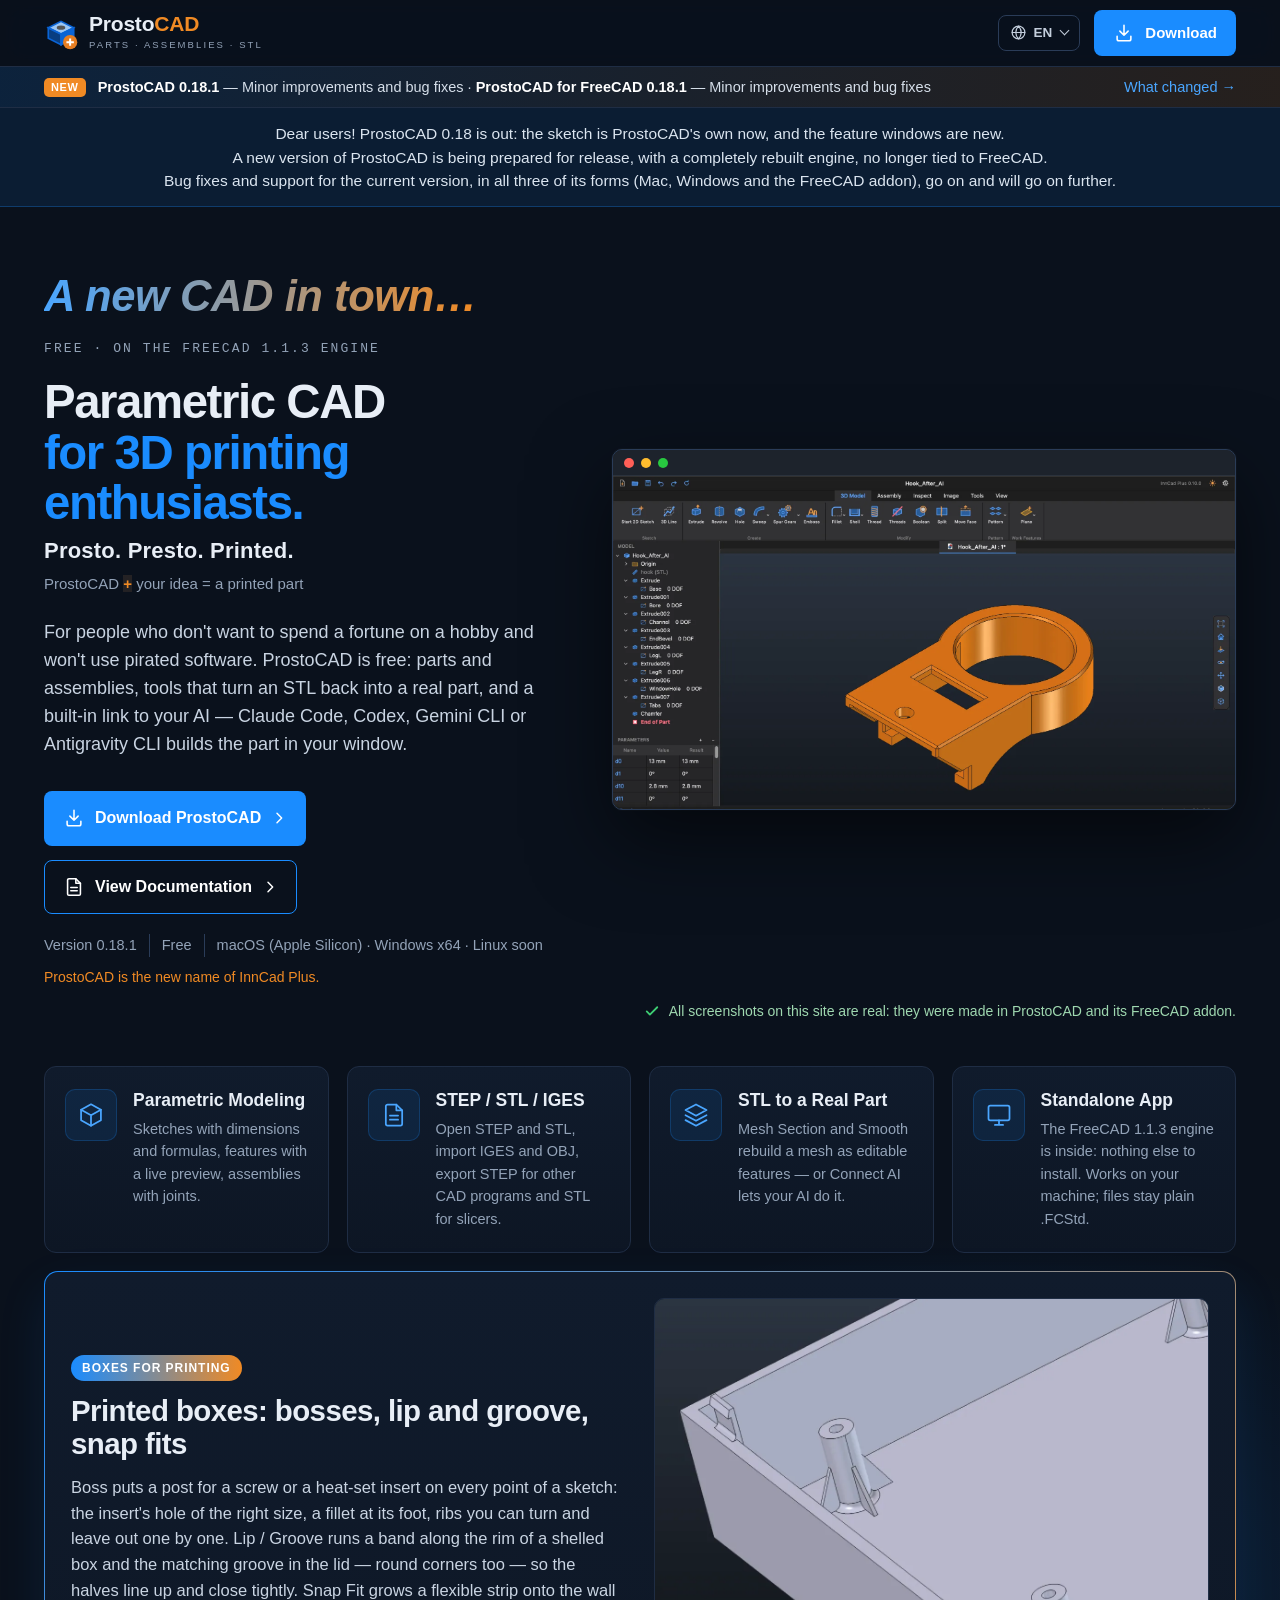
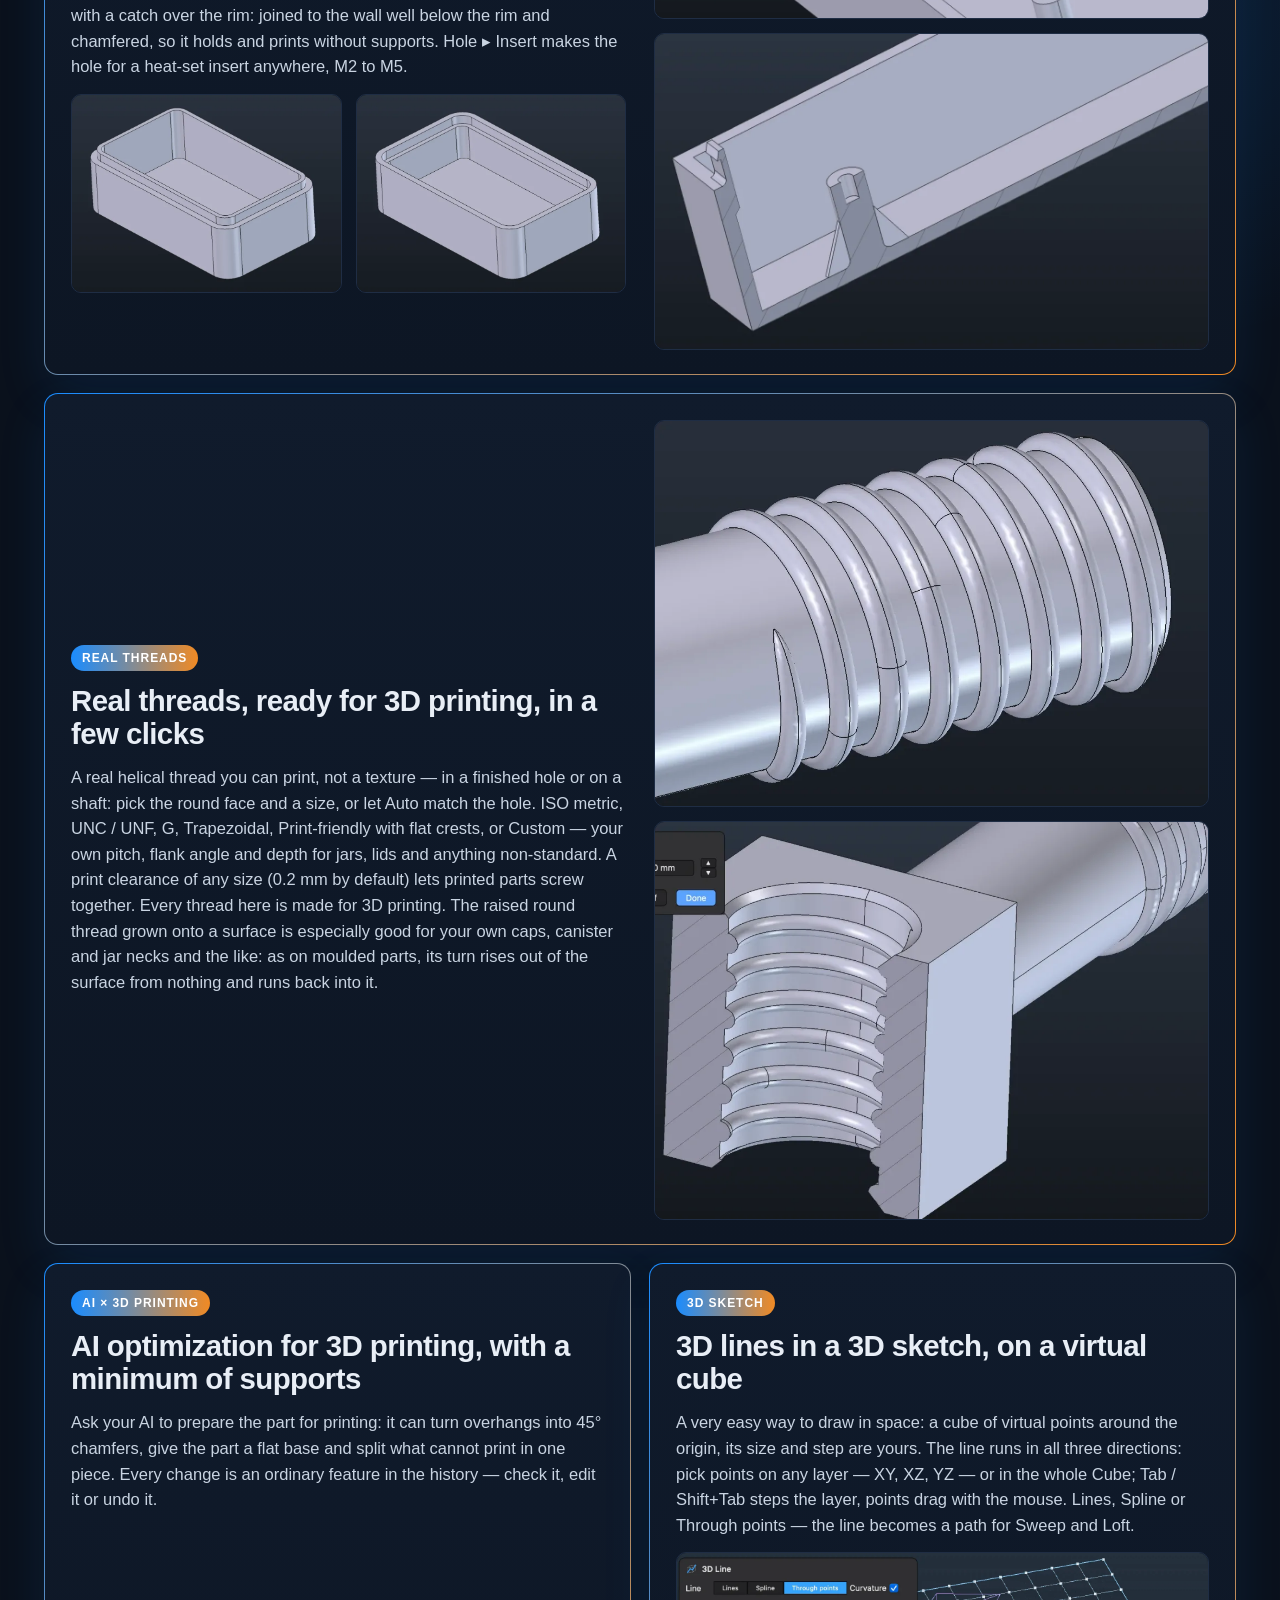
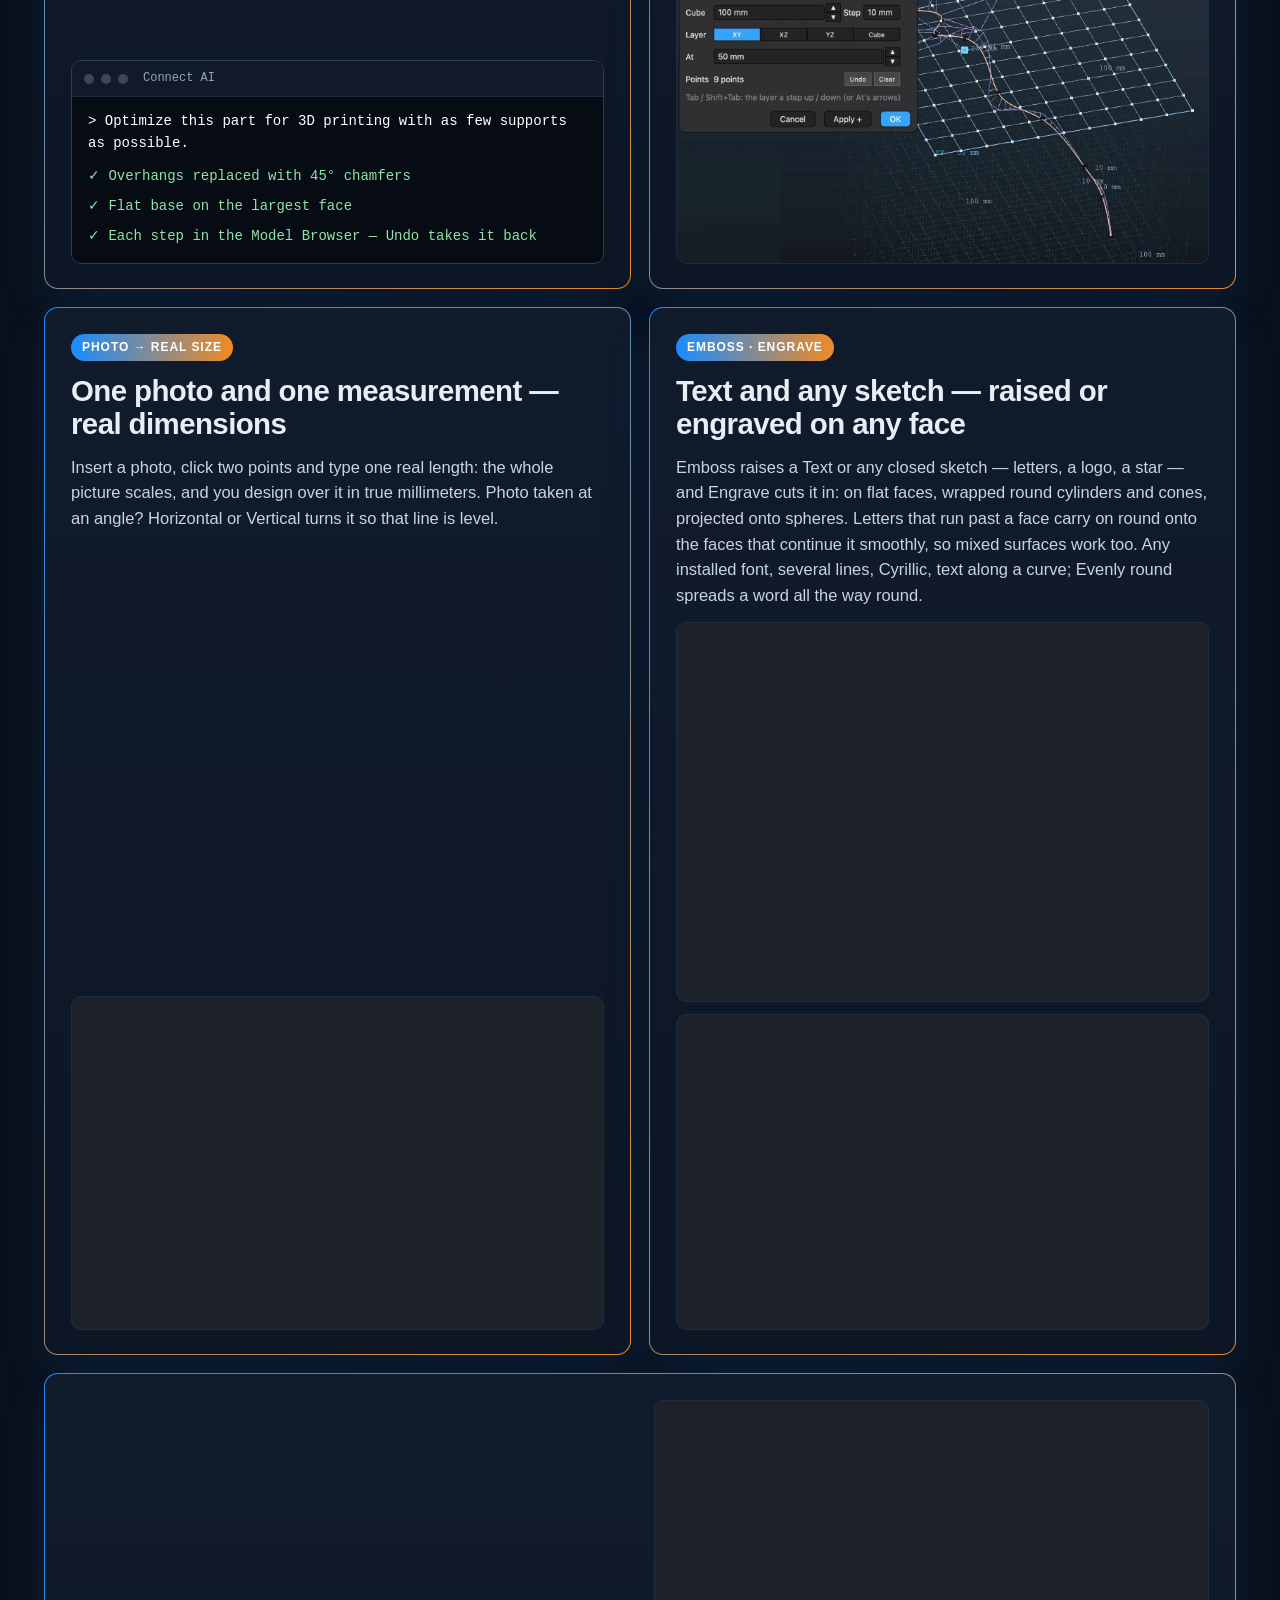
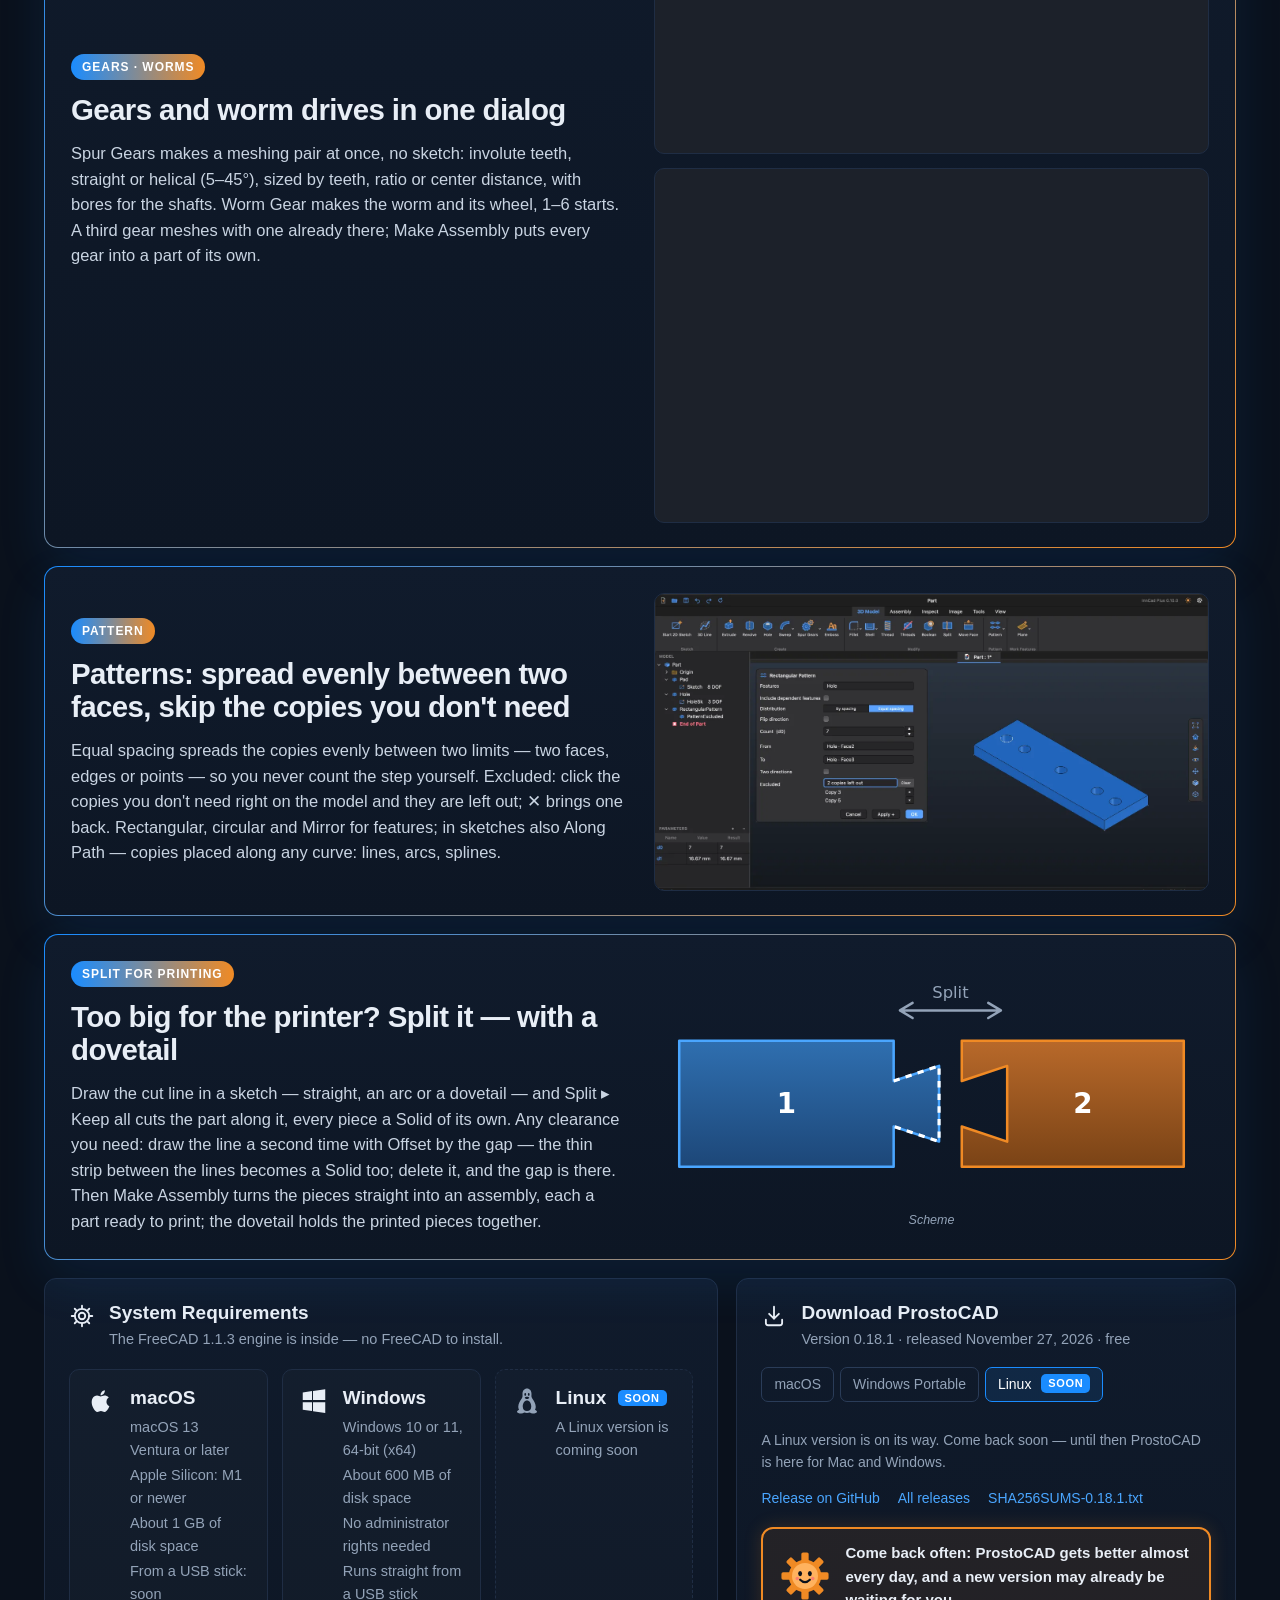
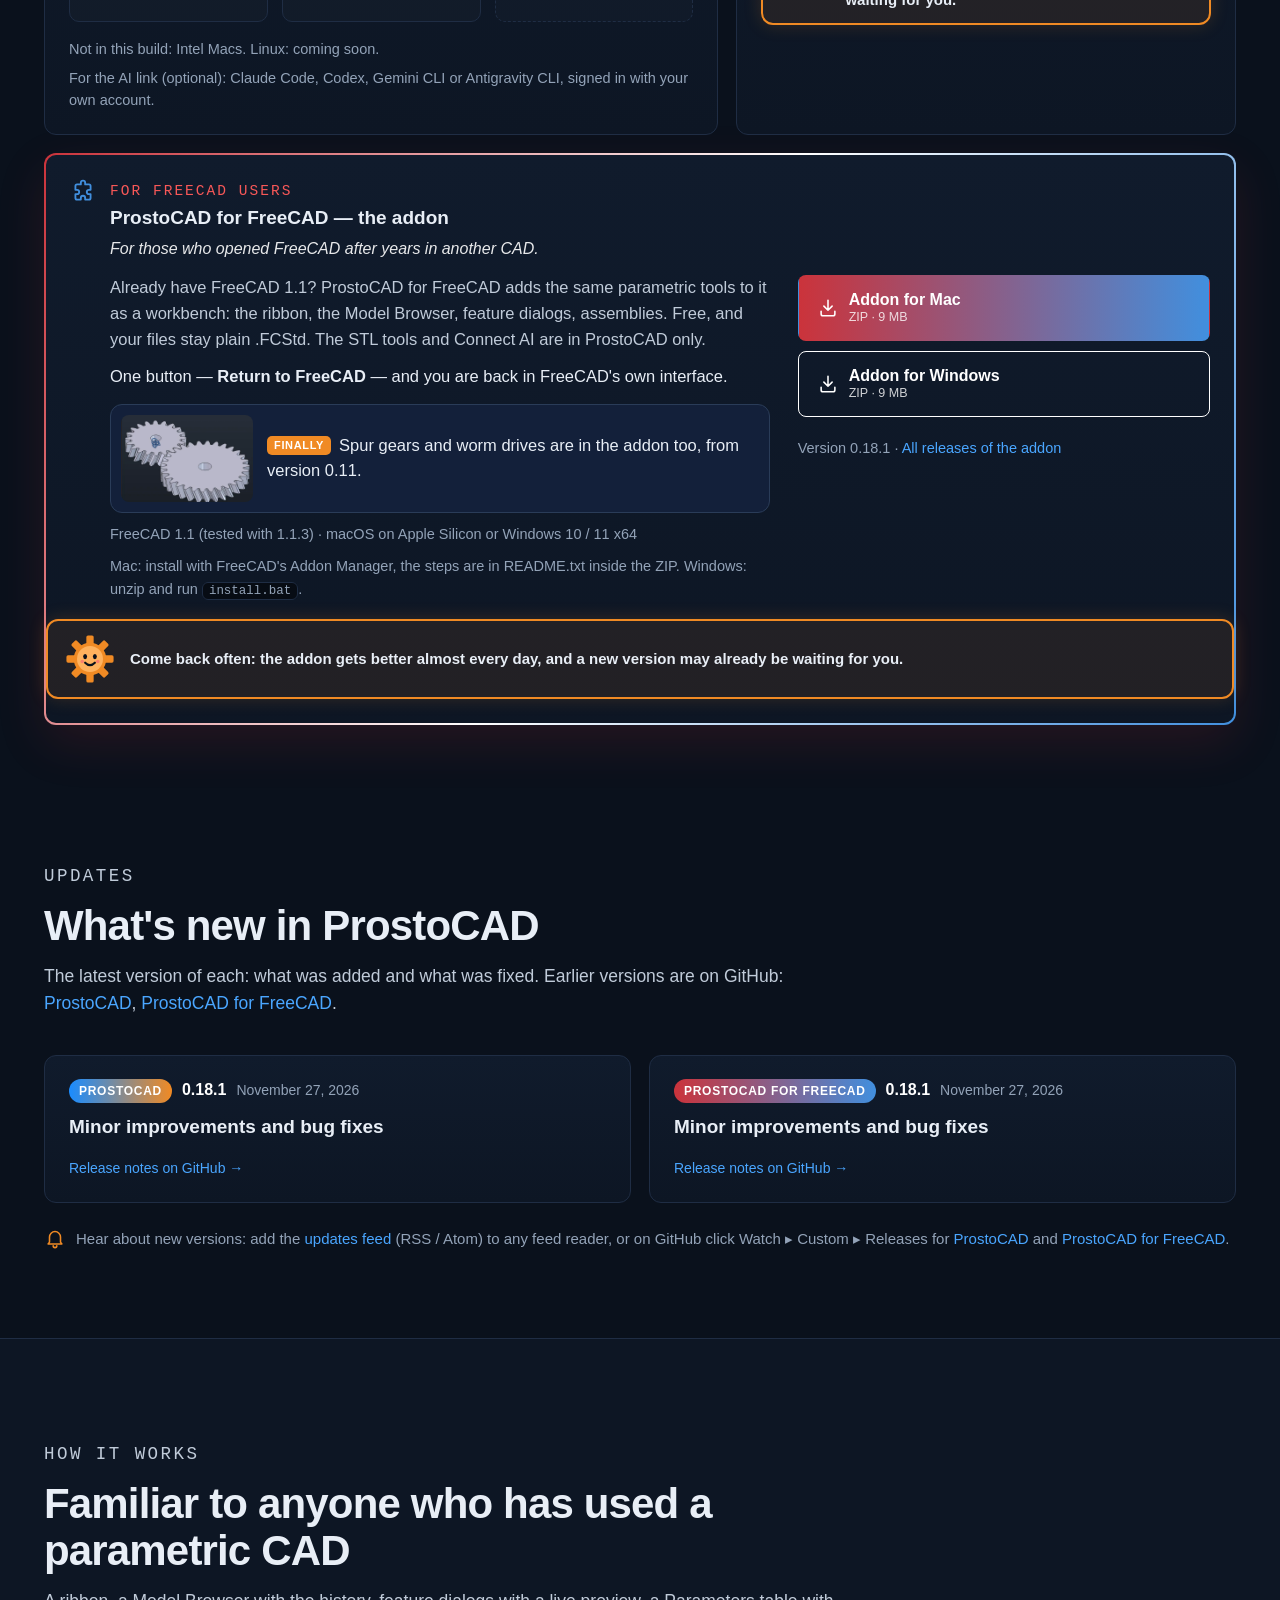
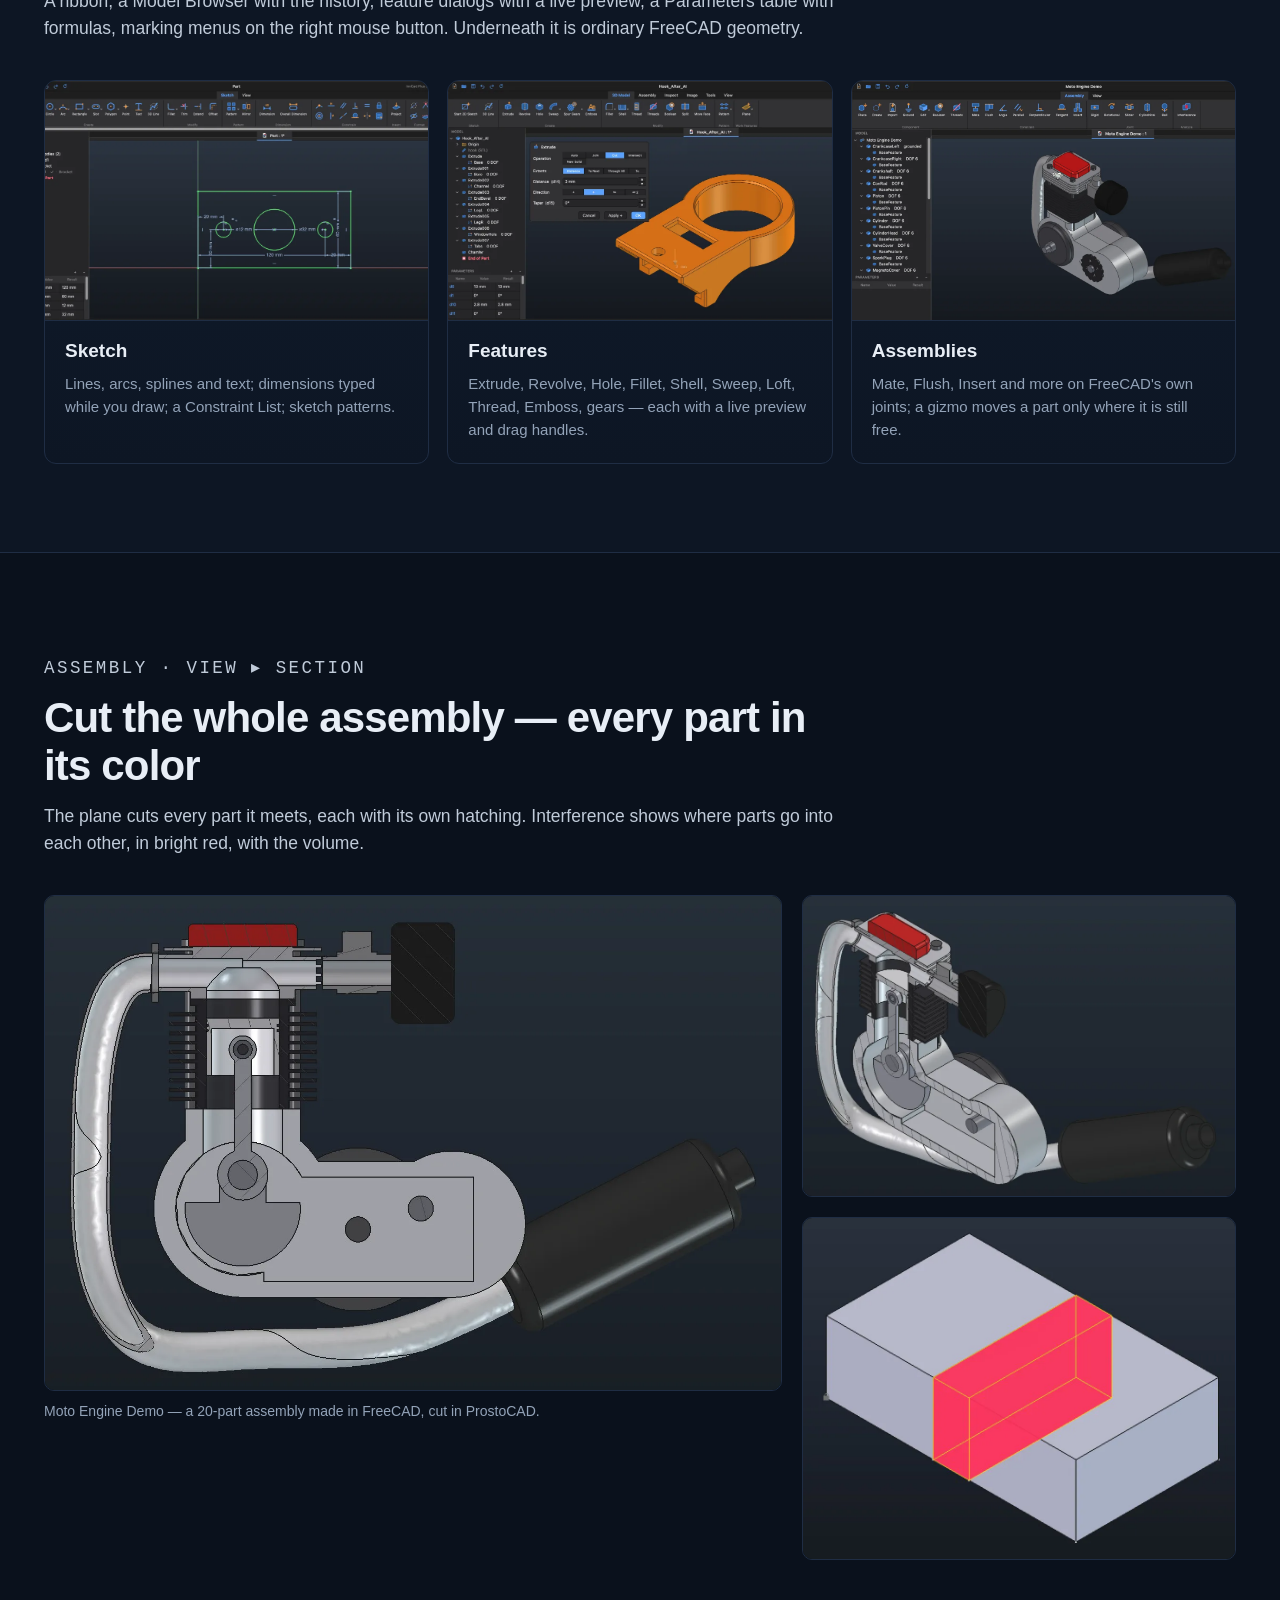
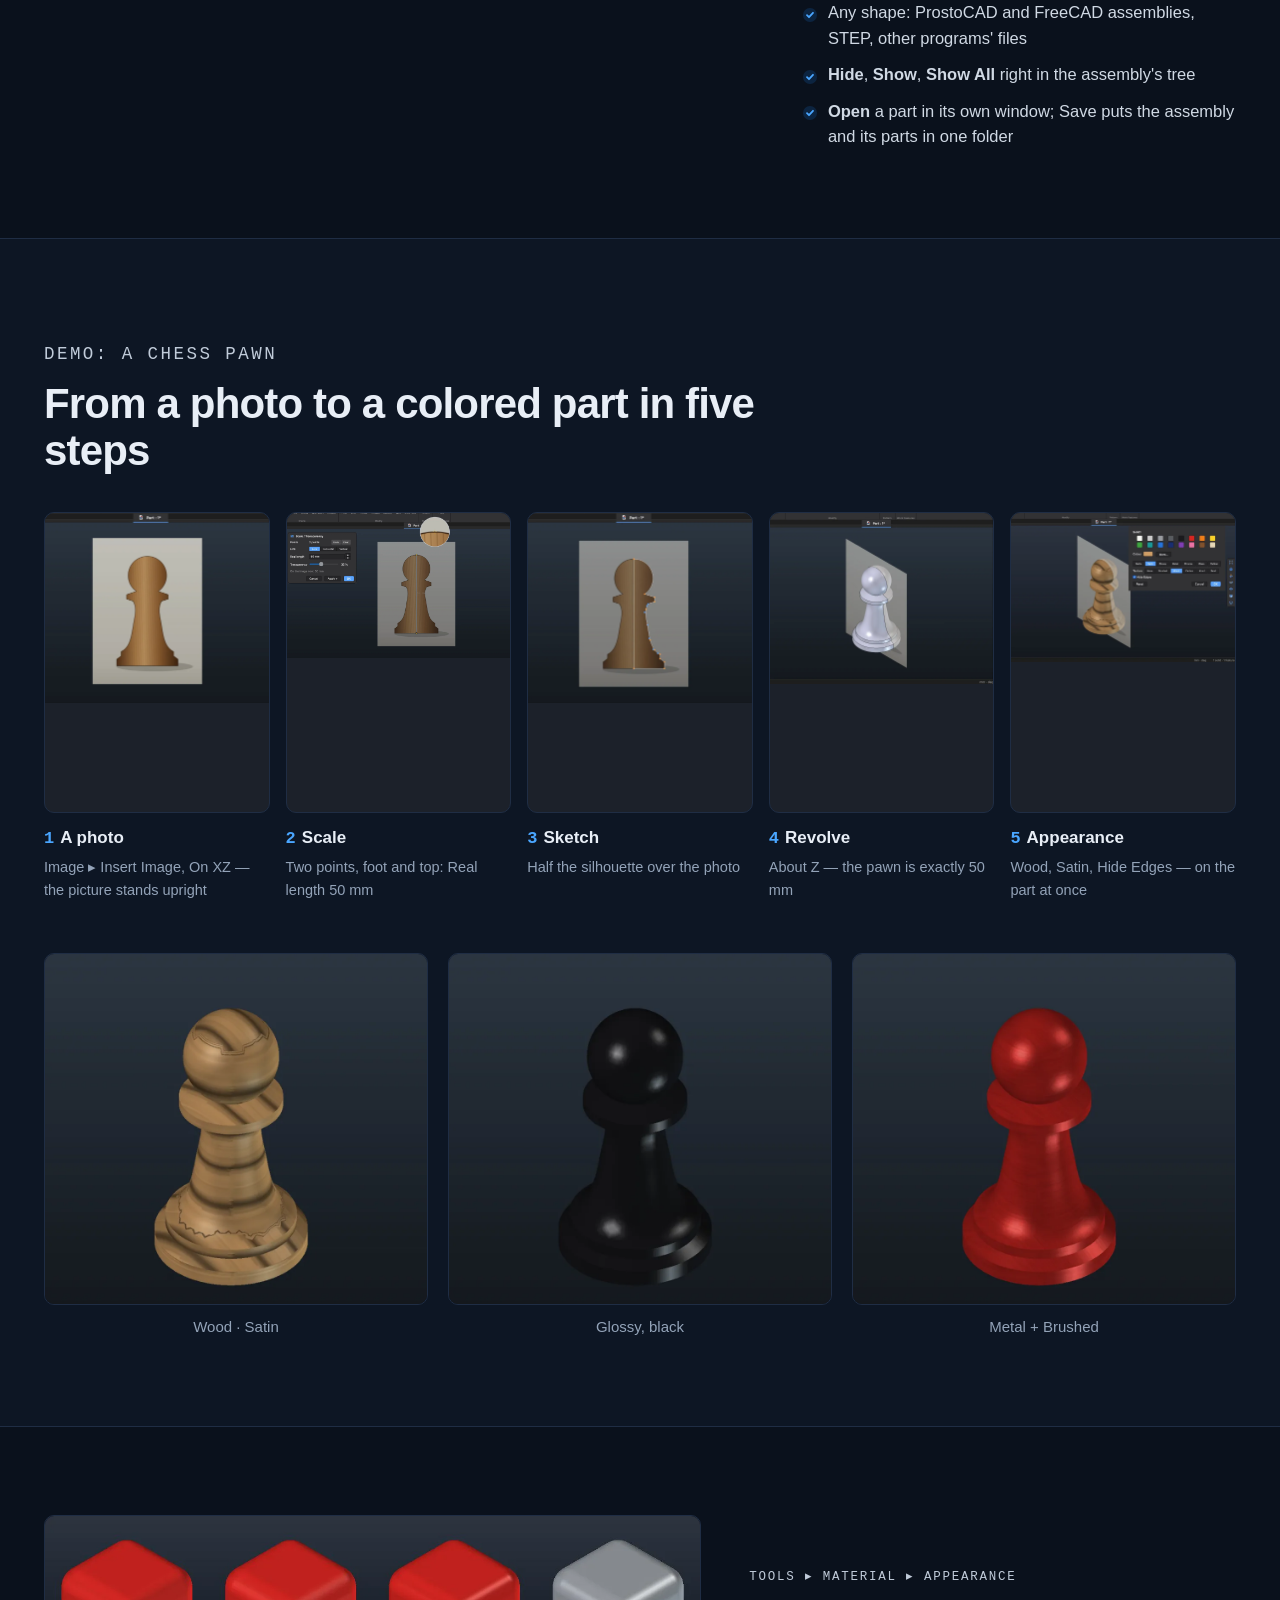
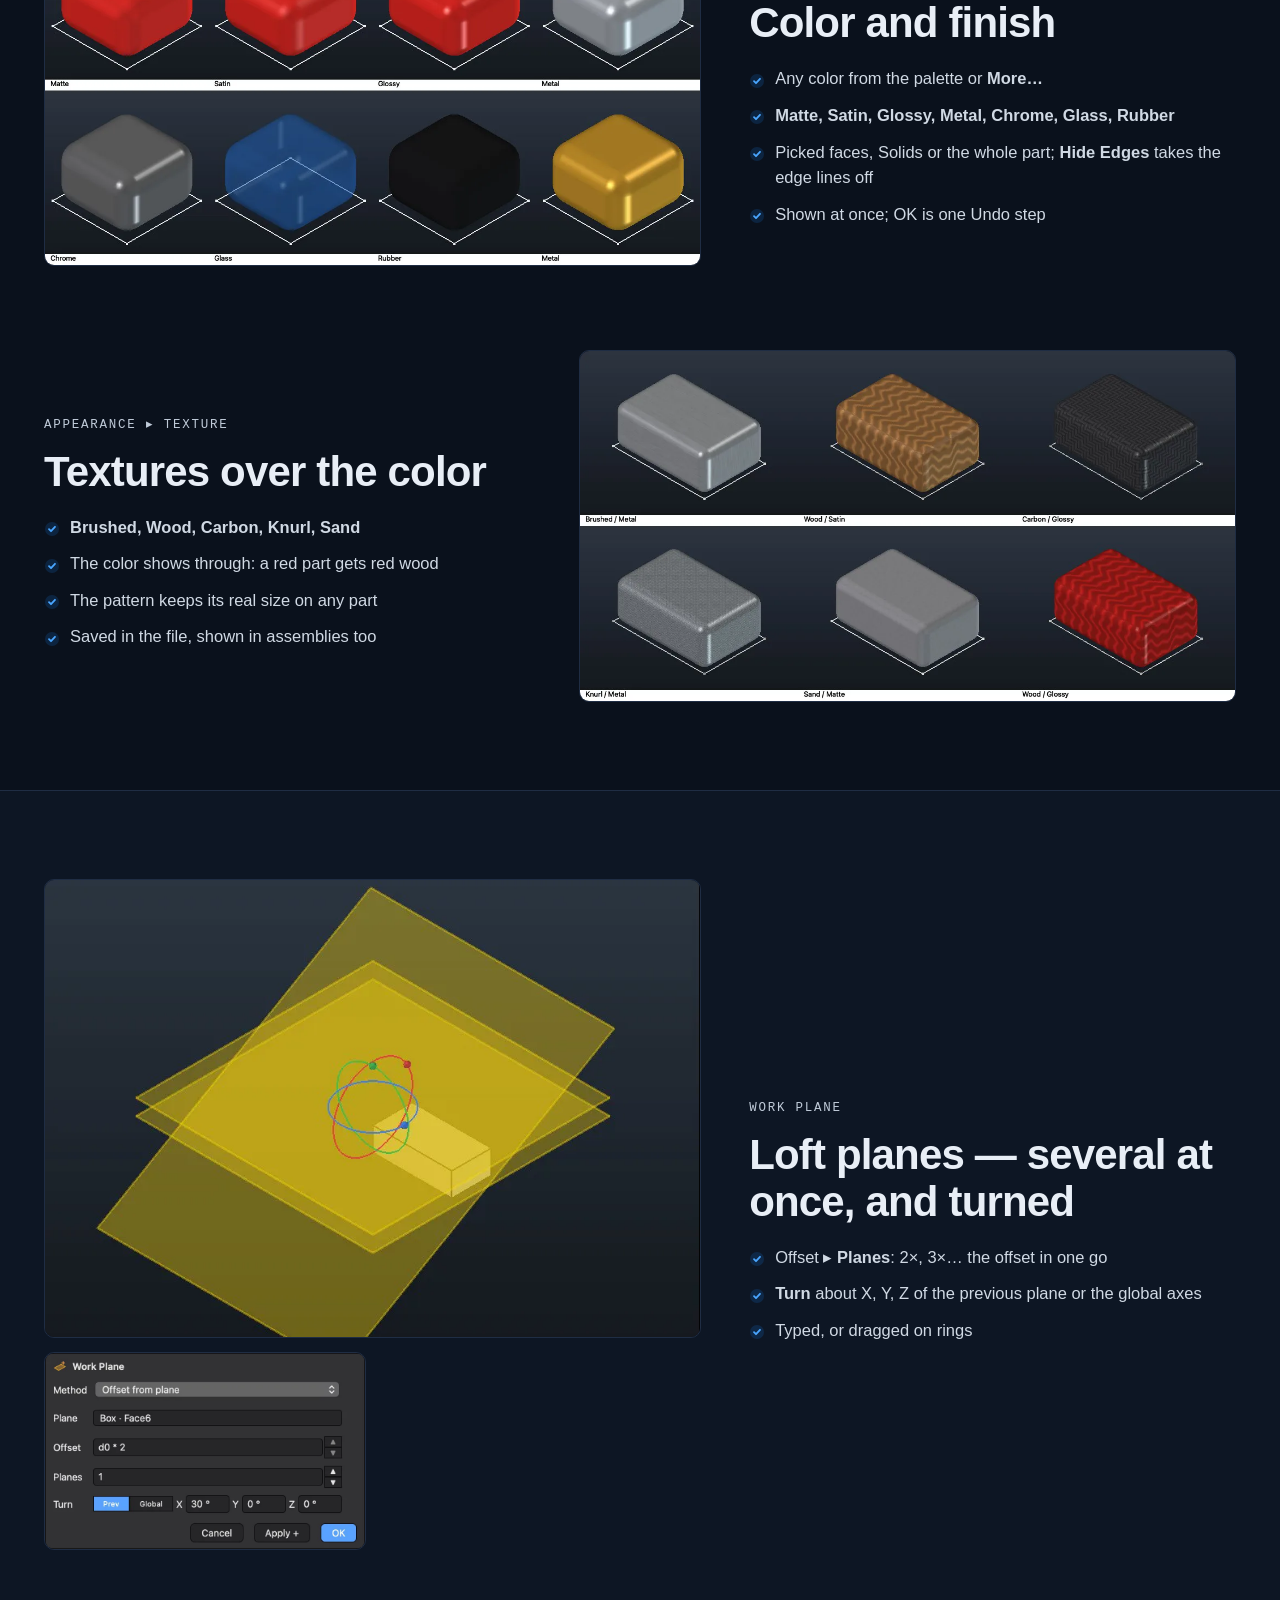
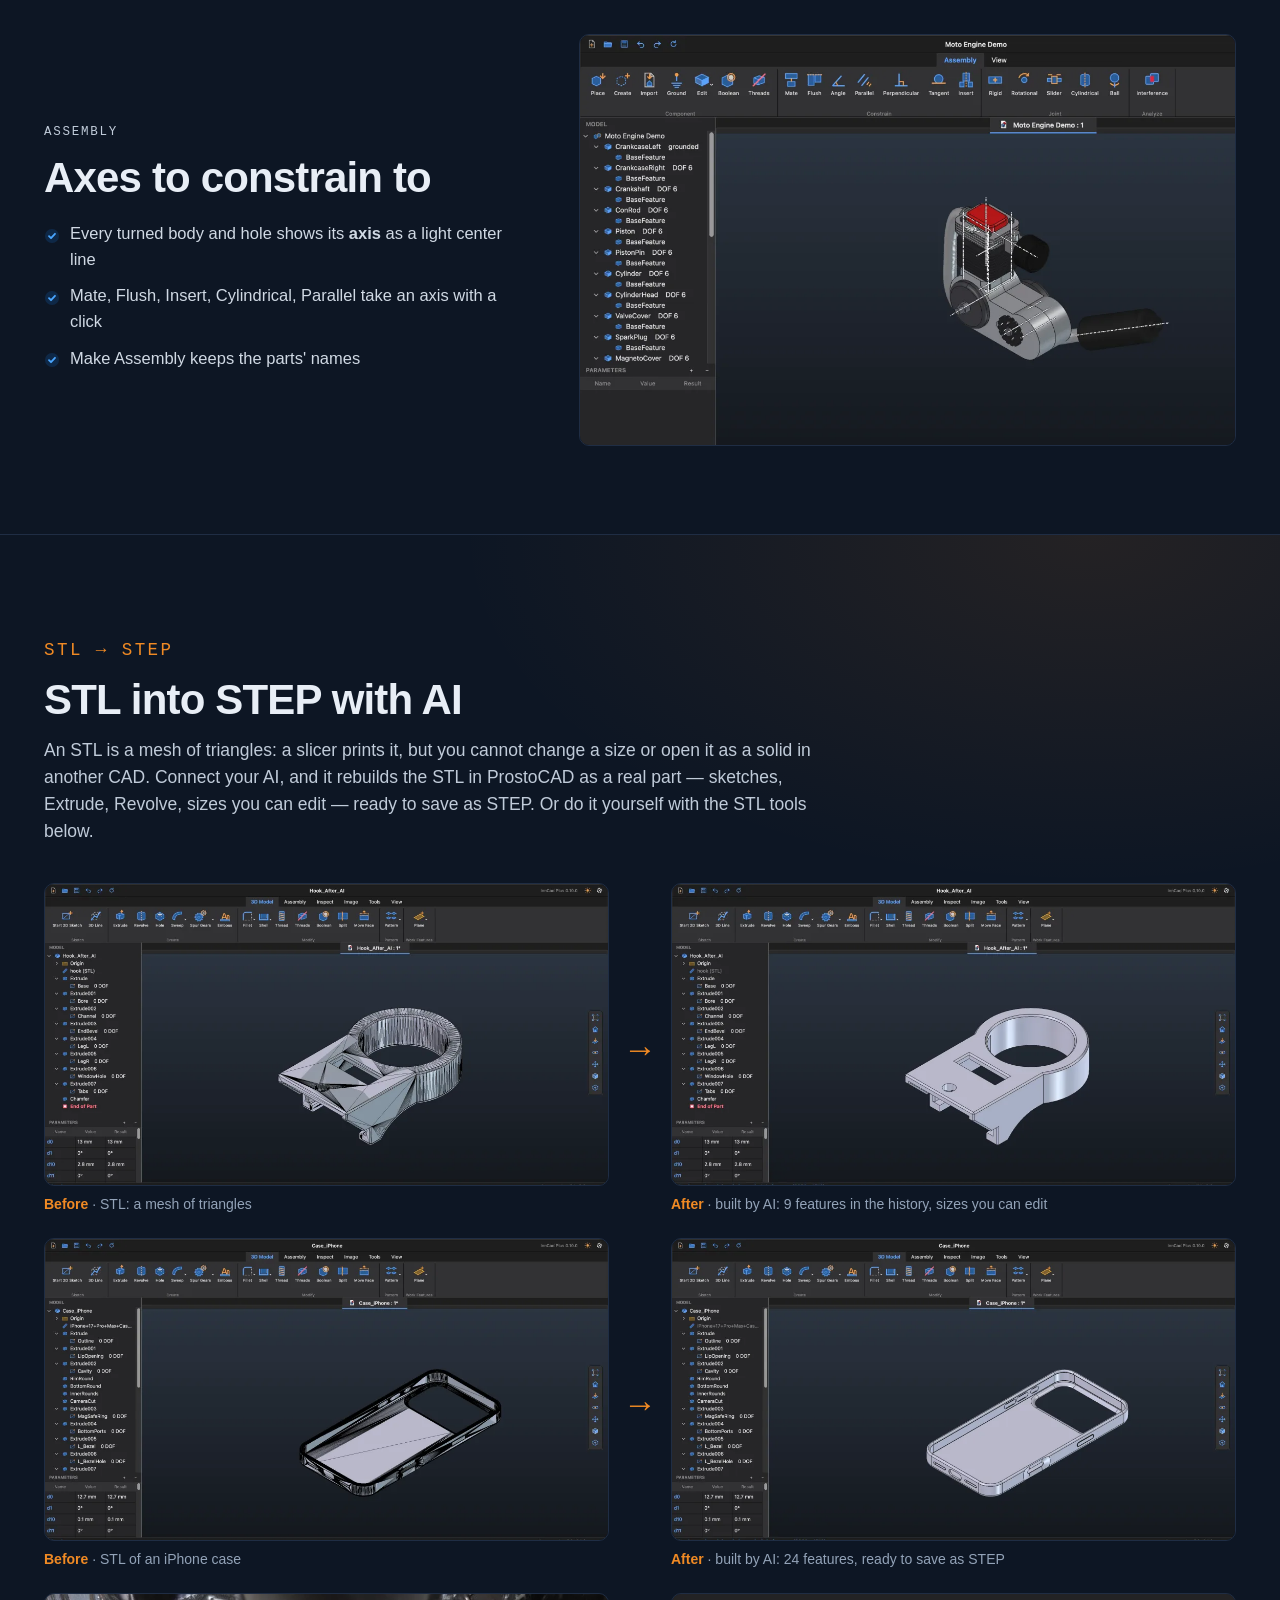
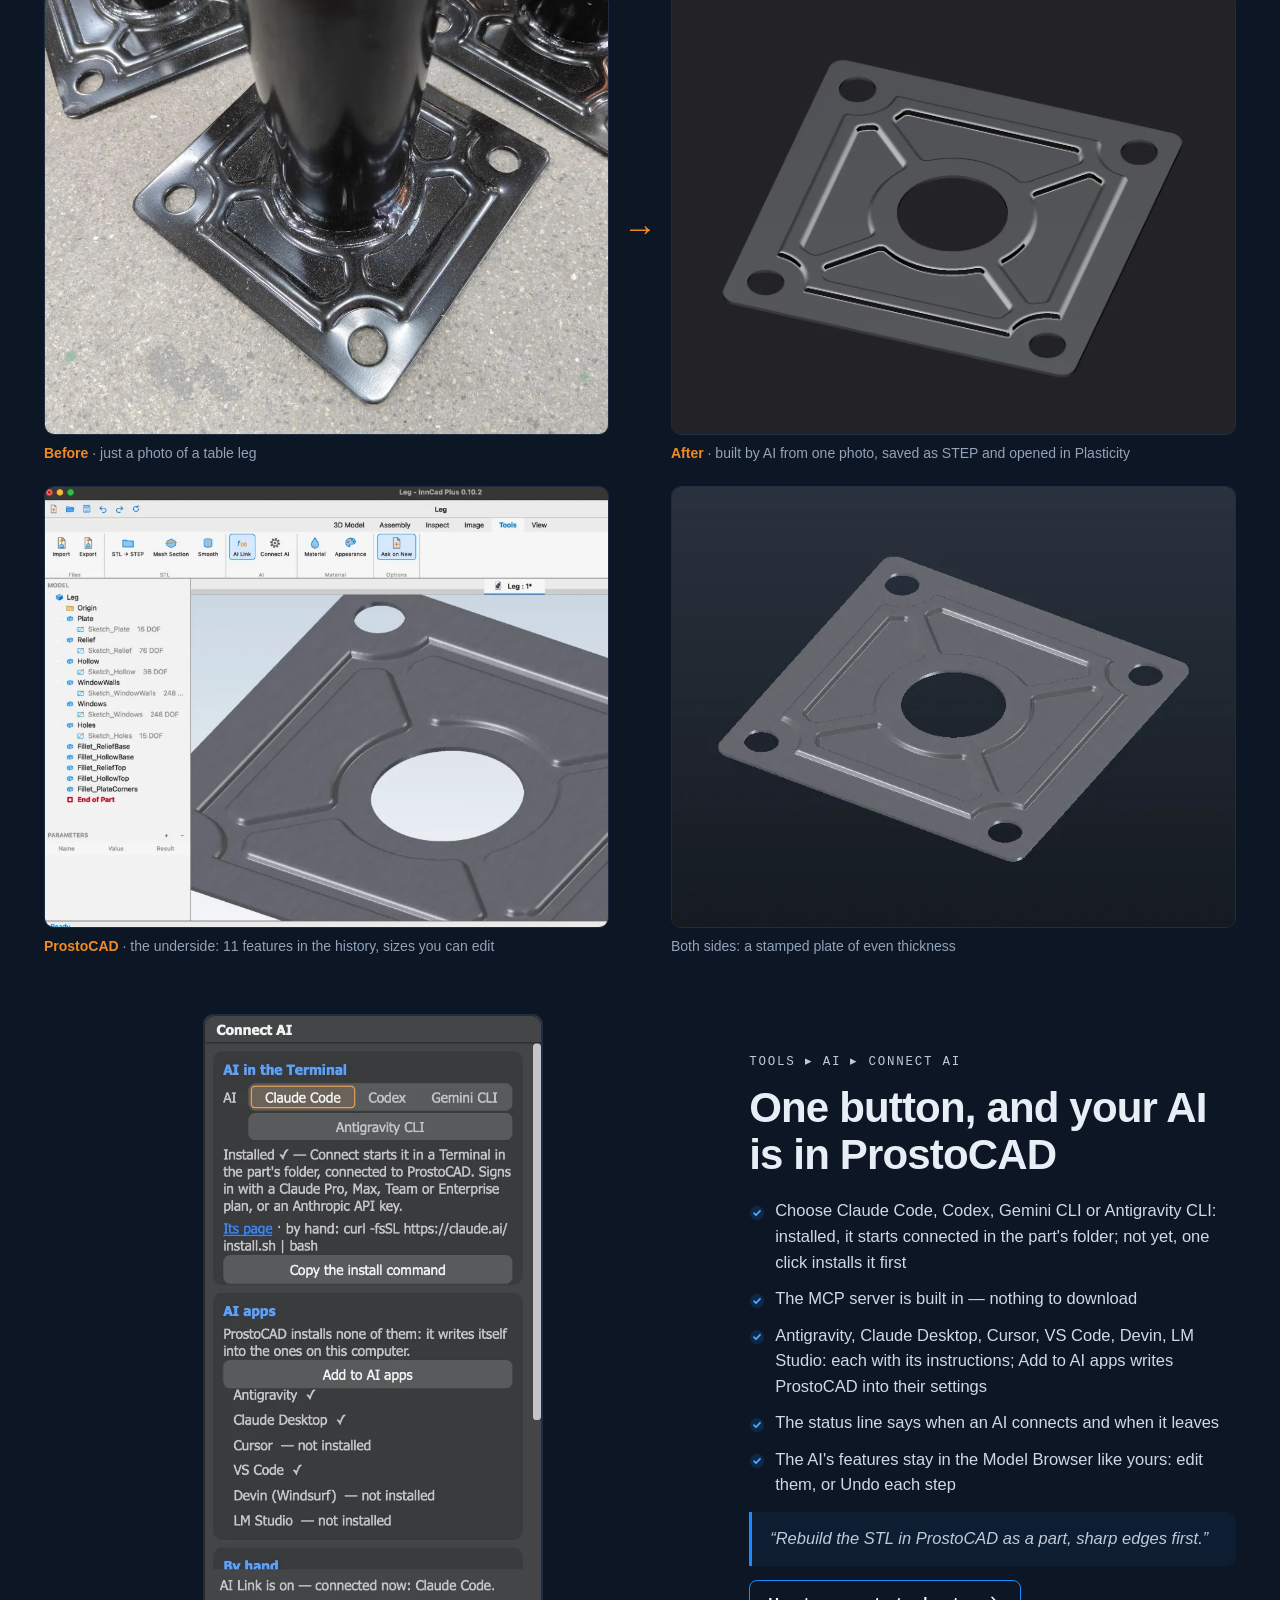
<file: index.html>
<!doctype html>
<html lang="en">
<head>
<meta charset="utf-8">
<meta name="viewport" content="width=device-width, initial-scale=1">
<title>ProstoCAD — free parametric CAD for 3D printing, with STL tools and AI</title>
<meta name="description" content="ProstoCAD: parametric parts and assemblies on the FreeCAD 1.1.3 engine. A Mac app and a Windows build, STL tools and a built-in AI link (Claude Code, Codex, Gemini CLI, Antigravity CLI).">
<meta property="og:title" content="ProstoCAD">
<meta property="og:description" content="ProstoCAD: parametric parts and assemblies on the FreeCAD 1.1.3 engine. A Mac app and a Windows build, STL tools and a built-in AI link (Claude Code, Codex, Gemini CLI, Antigravity CLI).">
<meta property="og:type" content="website">
<meta name="theme-color" content="#0a111c">
<meta name="msvalidate.01" content="499B6EF04BFF810C76A070A973326980">
<link rel="alternate" hreflang="en" href="https://prostocad.com/">
<link rel="alternate" hreflang="ru" href="https://prostocad.com/ru/">
<link rel="alternate" hreflang="de" href="https://prostocad.com/de/">
<link rel="alternate" hreflang="zh-Hans" href="https://prostocad.com/zh/">
<link rel="alternate" hreflang="hi" href="https://prostocad.com/hi/">
<link rel="alternate" hreflang="x-default" href="https://prostocad.com/">
<link rel="canonical" href="https://prostocad.com/">
<link rel="alternate" type="application/atom+xml" href="https://prostocad.com/updates.xml" title="ProstoCAD — updates">
<meta property="og:url" content="https://prostocad.com/">
<meta property="og:image" content="https://prostocad.com/og.jpg">
<meta name="twitter:card" content="summary_large_image">
<link rel="icon" href="icon.svg" type="image/svg+xml">
<link rel="stylesheet" href="style.css?v=0baa9721">
<script>document.documentElement.classList.add("js")</script>
<script data-goatcounter="https://prostocad.goatcounter.com/count" async src="//gc.zgo.at/count.js"></script>
</head>
<body>
<header class="top"><div class="wrap">
  <a class="brand" href="#top"><img src="icon.svg" alt="" width="34" height="34"><span><strong>Prosto<span>CAD</span></strong><small>Parts · Assemblies · STL</small></span></a>
  <nav class="links">
    <a href="#features">Features</a>
    <a href="#updates">Updates</a>
    <a href="#docs">Documentation</a>
    <a href="#requirements">Requirements</a>
    <a href="#addon">FreeCAD Addon</a>
    <a href="#faq">FAQ</a>
    <a href="#contact">Contact</a>
  </nav>
  <div class="right">
    <details class="langmenu"><summary aria-label="Language"><svg class="i" viewBox="0 0 24 24" aria-hidden="true"><circle cx="12" cy="12" r="9"/><path d="M3 12h18M12 3c2.6 2.6 3.8 5.6 3.8 9s-1.2 6.4-3.8 9c-2.6-2.6-3.8-5.6-3.8-9S9.4 5.6 12 3z"/></svg><span>EN</span></summary><div class="menu"><a href="" data-lang="en" hreflang="en" lang="en" aria-current="true">English</a><a href="ru/" data-lang="ru" hreflang="ru" lang="ru">Русский</a><a href="de/" data-lang="de" hreflang="de" lang="de">Deutsch</a><a href="zh/" data-lang="zh" hreflang="zh-Hans" lang="zh-Hans">中文</a><a href="hi/" data-lang="hi" hreflang="hi" lang="hi">हिन्दी</a></div></details>
    <a class="btn primary small" href="#download"><svg class="i" viewBox="0 0 24 24" aria-hidden="true"><path d="M12 3.5v11m0 0-4.5-4.5m4.5 4.5 4.5-4.5M4.5 15.5v3a2 2 0 0 0 2 2h11a2 2 0 0 0 2-2v-3"/></svg><span>Download</span></a>
  </div>
</div></header>
<div class="newsbar"><div class="wrap"><a href="#updates"><span class="tag-new">New</span><span class="what"><b>ProstoCAD 0.18.1</b> — Minor improvements and bug fixes · <b>ProstoCAD for FreeCAD 0.18.1</b> — Minor improvements and bug fixes</span><span class="go">What changed →</span></a></div></div>
<div class="notice"><div class="wrap"><p>Dear users! ProstoCAD 0.18 is out: the sketch is ProstoCAD's own now, and the feature windows are new.<br>A new version of ProstoCAD is being prepared for release, with a completely rebuilt engine, no longer tied to FreeCAD.<br>Bug fixes and support for the current version, in all three of its forms (Mac, Windows and the FreeCAD addon), go on and will go on further.</p></div></div>

<main id="top">
<div class="hero"><div class="wrap">
  <div class="grid">
    <div>
      <p class="town">A new CAD in town…</p>
      <p class="mono-kicker">Free · on the FreeCAD 1.1.3 engine</p>
      <h1>Parametric CAD<span>for 3D printing enthusiasts.</span></h1>
      <p class="tagline">Prosto. Presto. Printed.</p>
      <p class="equation">ProstoCAD <b class='plus'>+</b> your idea = a printed part</p>
      <p class="lead">For people who don't want to spend a fortune on a hobby and won't use pirated software. ProstoCAD is free: parts and assemblies, tools that turn an STL back into a real part, and a built-in link to your AI — Claude Code, Codex, Gemini CLI or Antigravity CLI builds the part in your window.</p>
      <div class="cta">
        <a class="btn primary" href="#download"><svg class="i" viewBox="0 0 24 24" aria-hidden="true"><path d="M12 3.5v11m0 0-4.5-4.5m4.5 4.5 4.5-4.5M4.5 15.5v3a2 2 0 0 0 2 2h11a2 2 0 0 0 2-2v-3"/></svg>Download ProstoCAD<svg class="i chev" viewBox="0 0 24 24" aria-hidden="true"><path d="m9 5 7 7-7 7"/></svg></a>
        <a class="btn outline" href="#docs"><svg class="i" viewBox="0 0 24 24" aria-hidden="true"><path d="M14 3H6.5A1.5 1.5 0 0 0 5 4.5v15A1.5 1.5 0 0 0 6.5 21h11a1.5 1.5 0 0 0 1.5-1.5V8z"/><path d="M14 3v5h5M8.5 12.5h7M8.5 16h7"/></svg>View Documentation<svg class="i chev" viewBox="0 0 24 24" aria-hidden="true"><path d="m9 5 7 7-7 7"/></svg></a>
      </div>
      <p class="meta"><span>Version 0.18.1</span><i></i><span>Free</span><i></i><span>macOS (Apple Silicon) · Windows x64 · Linux soon</span></p>
      <p class="renamed">ProstoCAD is the new name of InnCad Plus.</p>
    </div>
    <div class="window"><div class="bar"><i></i><i></i><i></i></div><div class=""><a class="zoom" href="img/hero.webp?v=947d2b0a"><img src="img/hero.webp?v=947d2b0a" alt="The ProstoCAD window: ribbon, Model Browser, Parameters and a part" width="1800" height="963" loading="lazy" decoding="async"></a></div></div>
  </div>
  <p class="real"><svg class="i" viewBox="0 0 24 24" aria-hidden="true"><path d="M5 12.5l4.2 4.2L19 7"/></svg>All screenshots on this site are real: they were made in ProstoCAD and its FreeCAD addon.</p>

  <div class="feats" id="features">
    <div class="box feat"><div class="ico"><svg class="i" viewBox="0 0 24 24" aria-hidden="true"><path d="M12 2.8 20.5 7.5v9L12 21.2 3.5 16.5v-9z"/><path d="M3.5 7.5 12 12.2l8.5-4.7M12 12.2v9"/></svg></div><div><h3>Parametric Modeling</h3>
      <p>Sketches with dimensions and formulas, features with a live preview, assemblies with joints.</p></div></div>
    <div class="box feat"><div class="ico"><svg class="i" viewBox="0 0 24 24" aria-hidden="true"><path d="M14 3H6.5A1.5 1.5 0 0 0 5 4.5v15A1.5 1.5 0 0 0 6.5 21h11a1.5 1.5 0 0 0 1.5-1.5V8z"/><path d="M14 3v5h5M8.5 12.5h7M8.5 16h7"/></svg></div><div><h3>STEP / STL / IGES</h3>
      <p>Open STEP and STL, import IGES and OBJ, export STEP for other CAD programs and STL for slicers.</p></div></div>
    <div class="box feat"><div class="ico"><svg class="i" viewBox="0 0 24 24" aria-hidden="true"><path d="m12 3 9 4.8-9 4.8-9-4.8z"/><path d="m3 12.2 9 4.8 9-4.8M3 16.4l9 4.8 9-4.8"/></svg></div><div><h3>STL to a Real Part</h3>
      <p>Mesh Section and Smooth rebuild a mesh as editable features — or Connect AI lets your AI do it.</p></div></div>
    <div class="box feat"><div class="ico"><svg class="i" viewBox="0 0 24 24" aria-hidden="true"><rect x="3" y="4" width="18" height="12.5" rx="1.5"/><path d="M8.5 20.5h7M12 16.5v4"/></svg></div><div><h3>Standalone App</h3>
      <p>The FreeCAD 1.1.3 engine is inside: nothing else to install. Works on your machine; files stay plain .FCStd.</p></div></div>
  </div>

  <div class="promo">
    <div class="promo-card wide" id="boxes">
      <div>
        <span class="pill">Boxes for printing</span>
        <h2>Printed boxes: bosses, lip and groove, snap fits</h2>
        <p>Boss puts a post for a screw or a heat-set insert on every point of a sketch: the insert's hole of the right size, a fillet at its foot, ribs you can turn and leave out one by one. Lip / Groove runs a band along the rim of a shelled box and the matching groove in the lid — round corners too — so the halves line up and close tightly. Snap Fit grows a flexible strip onto the wall with a catch over the rim: joined to the wall well below the rim and chamfered, so it holds and prints without supports. Hole ▸ Insert makes the hole for a heat-set insert anywhere, M2 to M5.</p>
        <div class="pair"><div class="shot"><a class="zoom" href="img/box_lip.webp?v=bef2b4fd"><img src="img/box_lip.webp?v=bef2b4fd" alt="A box with round corners and a lip on its rim" width="800" height="589" loading="lazy" decoding="async"></a></div><div class="shot"><a class="zoom" href="img/box_groove.webp?v=17261f00"><img src="img/box_groove.webp?v=17261f00" alt="The lid&#x27;s groove the lip goes into" width="800" height="589" loading="lazy" decoding="async"></a></div></div>
      </div>
      <div class="stack"><div class="shot"><a class="zoom" href="img/box_corner.webp?v=f9072b8d"><img src="img/box_corner.webp?v=f9072b8d" alt="Bosses with ribs and a snap fit inside a box" width="1200" height="691" loading="lazy" decoding="async"></a></div><div class="shot"><a class="zoom" href="img/box_section.webp?v=45c20b37"><img src="img/box_section.webp?v=45c20b37" alt="Cut open: the snap fit on the wall, a boss with the hole for an insert" width="1200" height="684" loading="lazy" decoding="async"></a></div></div>
    </div>
    <div class="promo-card wide">
      <div>
        <span class="pill">Real threads</span>
      <h2>Real threads, ready for 3D printing, in a few clicks</h2>
      <p>A real helical thread you can print, not a texture — in a finished hole or on a shaft: pick the round face and a size, or let Auto match the hole. ISO metric, UNC / UNF, G, Trapezoidal, Print-friendly with flat crests, or Custom — your own pitch, flank angle and depth for jars, lids and anything non-standard. A print clearance of any size (0.2 mm by default) lets printed parts screw together. Every thread here is made for 3D printing. The raised round thread grown onto a surface is especially good for your own caps, canister and jar necks and the like: as on moulded parts, its turn rises out of the surface from nothing and runs back into it.</p>
      </div>
      <div class="stack"><div class="shot"><a class="zoom" href="img/thread_grown.webp?v=c962a5ec"><img src="img/thread_grown.webp?v=c962a5ec" alt="A raised round thread: its run-out rises out of the surface from nothing" width="1020" height="710" loading="lazy" decoding="async"></a></div><div class="shot"><a class="zoom" href="img/thread_hole.webp?v=b5fc63bd"><img src="img/thread_hole.webp?v=b5fc63bd" alt="A round thread in a hole, cut open with Section" width="1000" height="718" loading="lazy" decoding="async"></a></div></div>
    </div>
    <div class="promo-card">
      <span class="pill">AI × 3D printing</span>
      <h2>AI optimization for 3D printing, with a minimum of supports</h2>
      <p>Ask your AI to prepare the part for printing: it can turn overhangs into 45° chamfers, give the part a flat base and split what cannot print in one piece. Every change is an ordinary feature in the history — check it, edit it or undo it.</p>
      <div class="term"><div class="bar"><i></i><i></i><i></i><span>Connect AI</span></div>
        <p class="you">&gt; Optimize this part for 3D printing with as few supports as possible.</p>
        <p>✓ Overhangs replaced with 45° chamfers</p>
        <p>✓ Flat base on the largest face</p>
        <p>✓ Each step in the Model Browser — Undo takes it back</p>
      </div>
    </div>
    <div class="promo-card">
      <span class="pill">3D sketch</span>
      <h2>3D lines in a 3D sketch, on a virtual cube</h2>
      <p>A very easy way to draw in space: a cube of virtual points around the origin, its size and step are yours. The line runs in all three directions: pick points on any layer — XY, XZ, YZ — or in the whole Cube; Tab / Shift+Tab steps the layer, points drag with the mouse. Lines, Spline or Through points — the line becomes a path for Sweep and Loft.</p>
      <div class="shot"><a class="zoom" href="img/line3d_curve.webp?v=f475d377"><img src="img/line3d_curve.webp?v=f475d377" alt="A 3D line through points on different layers of the virtual cube" width="1510" height="882" loading="lazy" decoding="async"></a></div>
    </div>
    <div class="promo-card">
      <span class="pill">Photo → real size</span>
      <h2>One photo and one measurement — real dimensions</h2>
      <p>Insert a photo, click two points and type one real length: the whole picture scales, and you design over it in true millimeters. Photo taken at an angle? Horizontal or Vertical turns it so that line is level.</p>
      <div class="shot"><a class="zoom" href="img/photo_scale.webp?v=6fe72c0d"><img src="img/photo_scale.webp?v=6fe72c0d" alt="Scale a photo by two points and one real length; level it with Horizontal or Vertical" width="1100" height="688" loading="lazy" decoding="async"></a></div>
    </div>
    <div class="promo-card">
      <span class="pill">Emboss · Engrave</span>
      <h2>Text and any sketch — raised or engraved on any face</h2>
      <p>Emboss raises a Text or any closed sketch — letters, a logo, a star — and Engrave cuts it in: on flat faces, wrapped round cylinders and cones, projected onto spheres. Letters that run past a face carry on round onto the faces that continue it smoothly, so mixed surfaces work too. Any installed font, several lines, Cyrillic, text along a curve; Evenly round spreads a word all the way round.</p>
      <div class="stack"><div class="shot"><a class="zoom" href="img/star.webp?v=d639d691"><img src="img/star.webp?v=d639d691" alt="A star made in ProstoCAD" width="1000" height="711" loading="lazy" decoding="async"></a></div><div class="shot"><a class="zoom" href="img/18_emboss.webp?v=5092079f"><img src="img/18_emboss.webp?v=5092079f" alt="Text embossed round a cylinder" width="900" height="532" loading="lazy" decoding="async"></a></div></div>
    </div>
    <div class="promo-card wide" id="gears">
      <div>
        <span class="pill">Gears · Worms</span>
      <h2>Gears and worm drives in one dialog</h2>
      <p>Spur Gears makes a meshing pair at once, no sketch: involute teeth, straight or helical (5–45°), sized by teeth, ratio or center distance, with bores for the shafts. Worm Gear makes the worm and its wheel, 1–6 starts. A third gear meshes with one already there; Make Assembly puts every gear into a part of its own.</p>
      </div>
      <div class="stack"><div class="shot"><a class="zoom" href="img/gears_pair.webp?v=8d746a2d"><img src="img/gears_pair.webp?v=8d746a2d" alt="The Spur Gears dialog and a helical pair in mesh" width="1200" height="765" loading="lazy" decoding="async"></a></div><div class="shot"><a class="zoom" href="img/gears_worm.webp?v=6f53ef30"><img src="img/gears_worm.webp?v=6f53ef30" alt="The Worm Gear dialog with the worm and its wheel" width="1200" height="765" loading="lazy" decoding="async"></a></div></div>
    </div>
    <div class="promo-card wide">
      <div>
        <span class="pill">Pattern</span>
        <h2>Patterns: spread evenly between two faces, skip the copies you don't need</h2>
        <p>Equal spacing spreads the copies evenly between two limits — two faces, edges or points — so you never count the step yourself. Excluded: click the copies you don't need right on the model and they are left out; ✕ brings one back. Rectangular, circular and Mirror for features; in sketches also Along Path — copies placed along any curve: lines, arcs, splines.</p>
      </div>
      <div class="shot"><a class="zoom" href="img/pattern.webp?v=84b6f058"><img src="img/pattern.webp?v=84b6f058" alt="A rectangular pattern with Equal spacing between the plate&#x27;s end faces, copies 3 and 5 left out" width="1400" height="749" loading="lazy" decoding="async"></a></div>
    </div>
    <div class="promo-card wide">
      <div>
        <span class="pill">Split for printing</span>
        <h2>Too big for the printer? Split it — with a dovetail</h2>
        <p>Draw the cut line in a sketch — straight, an arc or a dovetail — and Split ▸ Keep all cuts the part along it, every piece a Solid of its own. Any clearance you need: draw the line a second time with Offset by the gap — the thin strip between the lines becomes a Solid too; delete it, and the gap is there. Then Make Assembly turns the pieces straight into an assembly, each a part ready to print; the dovetail holds the printed pieces together.</p>
      </div>
      <figure class="scheme"><svg class="dovetail" viewBox="0 0 440 190" role="img" aria-label="A part split in two along a dovetail line">
  <defs><linearGradient id="dtA" x1="0" y1="0" x2="0" y2="1"><stop offset="0" stop-color="#2f6fb0"/><stop offset="1" stop-color="#1d4778"/></linearGradient>
  <linearGradient id="dtB" x1="0" y1="0" x2="0" y2="1"><stop offset="0" stop-color="#b8692a"/><stop offset="1" stop-color="#7a4316"/></linearGradient></defs>
  <path d="M20 60 L190 60 L190 92 L226 80 L226 140 L190 128 L190 160 L20 160 Z" fill="url(#dtA)" stroke="#4aa6ff" stroke-width="2" stroke-linejoin="round"/>
  <path d="M244 60 L420 60 L420 160 L244 160 L244 128 L280 140 L280 80 L244 92 Z" fill="url(#dtB)" stroke="#f08a24" stroke-width="2" stroke-linejoin="round"/>
  <path d="M190 92 L226 80 L226 140 L190 128" fill="none" stroke="#fff" stroke-width="2.5" stroke-dasharray="5 5"/>
  <text x="105" y="117" fill="#fff" font-size="22" font-weight="700" text-anchor="middle" font-family="system-ui, sans-serif">1</text>
  <text x="340" y="117" fill="#fff" font-size="22" font-weight="700" text-anchor="middle" font-family="system-ui, sans-serif">2</text>
  <path d="M195 36 H275 M195 36 l10 -6 M195 36 l10 6 M275 36 l-10 -6 M275 36 l-10 6" stroke="#93a3b8" stroke-width="2" fill="none" stroke-linecap="round"/>
  <text x="235" y="26" fill="#93a3b8" font-size="13" text-anchor="middle" font-family="system-ui, sans-serif">Split</text>
</svg>
        <figcaption>Scheme</figcaption></figure>
    </div>
  </div>

  <div class="pair2">
    <div class="box req" id="requirements">
      <div class="boxhead"><svg class="i" viewBox="0 0 24 24" aria-hidden="true"><circle cx="12" cy="12" r="3"/><circle cx="12" cy="12" r="6.6"/><path d="M12 2.5v2.9M12 18.6v2.9M21.5 12h-2.9M5.4 12H2.5M18.7 5.3l-2 2M7.3 16.7l-2 2M18.7 18.7l-2-2M7.3 7.3l-2-2"/></svg><div><h3>System Requirements</h3>
        <p>The FreeCAD 1.1.3 engine is inside — no FreeCAD to install.</p></div></div>
      <div class="oss">
        <div class="osr"><svg viewBox="0 0 24 24" aria-hidden="true"><path d="M16.37 12.6c-.02-2.2 1.8-3.26 1.88-3.31-1.03-1.5-2.62-1.7-3.18-1.73-1.35-.14-2.64.8-3.33.8-.69 0-1.74-.78-2.86-.76-1.47.02-2.83.86-3.59 2.17-1.53 2.66-.39 6.6 1.1 8.75.73 1.05 1.6 2.24 2.73 2.2 1.1-.05 1.51-.71 2.84-.71 1.32 0 1.7.71 2.86.69 1.18-.02 1.93-1.07 2.65-2.13.84-1.22 1.18-2.4 1.2-2.46-.03-.01-2.3-.88-2.3-3.51zM14.19 6.15c.6-.73 1.01-1.75.9-2.76-.87.04-1.92.58-2.54 1.31-.56.64-1.05 1.67-.92 2.66.97.08 1.96-.49 2.56-1.21z"/></svg><div><h3>macOS</h3><ul>
          <li>macOS 13 Ventura or later</li><li>Apple Silicon: M1 or newer</li><li>About 1 GB of disk space</li><li>From a USB stick: soon</li></ul></div></div>
        <div class="osr"><svg viewBox="0 0 24 24" aria-hidden="true"><path d="M3 5.1 10.4 4v7.2H3V5.1zm0 13.8 7.4 1.1v-7.1H3v6zm8.2 1.2L21 21.5v-8.6h-9.8v7.2zM11.2 3.9v7.3H21V2.5l-9.8 1.4z"/></svg><div><h3>Windows</h3><ul>
          <li>Windows 10 or 11, 64-bit (x64)</li><li>About 600 MB of disk space</li><li>No administrator rights needed</li><li>Runs straight from a USB stick</li></ul></div></div>
        <div class="osr soon"><svg viewBox="0 0 24 24" aria-hidden="true"><path fill-rule="evenodd" d="M12 2c-2.2 0-3.6 1.8-3.6 4.3 0 1.3.3 2.2-.6 3.6C6.6 11.8 5 14 5 16.6c0 .9.2 1.7.6 2.4-.9.4-1.6 1-1.6 1.6 0 .9 1.6 1.4 3.4 1.4 1 0 1.8-.3 2.3-.8.7.2 1.5.3 2.3.3s1.6-.1 2.3-.3c.5.5 1.3.8 2.3.8 1.8 0 3.4-.5 3.4-1.4 0-.6-.7-1.2-1.6-1.6.4-.7.6-1.5.6-2.4 0-2.6-1.6-4.8-2.8-6.7-.9-1.4-.6-2.3-.6-3.6C15.6 3.8 14.2 2 12 2zm-1.4 3.6c.4 0 .7.5.7 1.1s-.3 1.1-.7 1.1-.7-.5-.7-1.1.3-1.1.7-1.1zm2.8 0c.4 0 .7.5.7 1.1s-.3 1.1-.7 1.1-.7-.5-.7-1.1.3-1.1.7-1.1zM12 8.6c.9 0 1.8.4 1.8.8s-.9 1-1.8 1-1.8-.6-1.8-1 .9-.8 1.8-.8zm0 3c2 0 3.4 2.2 3.4 4.7S14 20 12 20s-3.4-1.2-3.4-3.7S10 11.6 12 11.6z"/></svg><div><h3>Linux <span class="tag-soon">soon</span></h3><ul>
          <li>A Linux version is coming soon</li></ul></div></div>
      </div>
      <div class="foot">
        <p>Not in this build: Intel Macs. Linux: coming soon.</p>
        <p>For the AI link (optional): Claude Code, Codex, Gemini CLI or Antigravity CLI, signed in with your own account.</p>
      </div>
    </div>

    <div class="box dlbox" id="download">
      <div class="boxhead"><svg class="i" viewBox="0 0 24 24" aria-hidden="true"><path d="M12 3.5v11m0 0-4.5-4.5m4.5 4.5 4.5-4.5M4.5 15.5v3a2 2 0 0 0 2 2h11a2 2 0 0 0 2-2v-3"/></svg><div><h3>Download ProstoCAD</h3>
        <p>Version 0.18.1 · released November 27, 2026 · free</p></div></div>
      <div class="tabs" role="tablist">
        <button type="button" role="tab" data-pf="pf-mac">macOS</button>
        <button type="button" role="tab" data-pf="pf-zip">Windows Portable</button>
        <button type="button" role="tab" data-pf="pf-linux">Linux <span class="tag-soon">soon</span></button>
      </div>
      <div class="pf" id="pf-mac"><h4>macOS</h4>
        <a class="btn primary" href="https://github.com/Igr11/ProstoCAD-releases/releases/download/v0.18.1/ProstoCAD-0.18.1-macos-arm64.dmg" data-goatcounter-click="download-mac" data-goatcounter-title="ProstoCAD-0.18.1-macos-arm64.dmg"><svg class="i" viewBox="0 0 24 24" aria-hidden="true"><path d="M12 3.5v11m0 0-4.5-4.5m4.5 4.5 4.5-4.5M4.5 15.5v3a2 2 0 0 0 2 2h11a2 2 0 0 0 2-2v-3"/></svg>Download for Mac</a>
        <p class="file">ProstoCAD-0.18.1-macos-arm64.dmg · 201 MB</p>
        <div class="sha"><div><small>SHA-256</small><code>eabcd254b99dbcb20bab604482cc96e374b2c5730633ffcf22100a31c24bc0ee</code></div>
          <button class="copy" type="button" data-copy="eabcd254b99dbcb20bab604482cc96e374b2c5730633ffcf22100a31c24bc0ee" data-ok="Copied" aria-label="Copy SHA-256"><svg class="i" viewBox="0 0 24 24" aria-hidden="true"><rect x="8.5" y="8.5" width="11.5" height="11.5" rx="2"/><path d="M15.5 8.5V5.5A1.5 1.5 0 0 0 14 4H5.5A1.5 1.5 0 0 0 4 5.5V14a1.5 1.5 0 0 0 1.5 1.5h3"/></svg></button></div>
        <p class="note">Drag ProstoCAD.app onto Applications. The first time, macOS asks to confirm: <a href="#faq-mac">Open Anyway</a>.</p></div>
      <div class="pf" id="pf-zip"><h4>Windows Portable</h4>
        <a class="btn primary" href="https://github.com/Igr11/ProstoCAD-releases/releases/download/v0.18.1/ProstoCAD-0.18.1-windows-x64.zip" data-goatcounter-click="download-win" data-goatcounter-title="ProstoCAD-0.18.1-windows-x64.zip"><svg class="i" viewBox="0 0 24 24" aria-hidden="true"><path d="M12 3.5v11m0 0-4.5-4.5m4.5 4.5 4.5-4.5M4.5 15.5v3a2 2 0 0 0 2 2h11a2 2 0 0 0 2-2v-3"/></svg>Download Windows Portable</a>
        <p class="file">ProstoCAD-0.18.1-windows-x64.zip · 214 MB</p>
        <div class="sha"><div><small>SHA-256</small><code>dde8f9e6939f28066a450ba5a0ae8633e41f757bef9f914d343bdc0ae822a221</code></div>
          <button class="copy" type="button" data-copy="dde8f9e6939f28066a450ba5a0ae8633e41f757bef9f914d343bdc0ae822a221" data-ok="Copied" aria-label="Copy SHA-256"><svg class="i" viewBox="0 0 24 24" aria-hidden="true"><rect x="8.5" y="8.5" width="11.5" height="11.5" rx="2"/><path d="M15.5 8.5V5.5A1.5 1.5 0 0 0 14 4H5.5A1.5 1.5 0 0 0 4 5.5V14a1.5 1.5 0 0 0 1.5 1.5h3"/></svg></button></div>
        <p class="note"><b>No installation needed. Unzip and use.</b> Use a short path with Latin letters only, then run <code>ProstoCAD.exe</code>.</p></div>
      <div class="pf" id="pf-linux"><h4>Linux</h4><p class="note">A Linux version is on its way. Come back soon — until then ProstoCAD is here for Mac and Windows.</p></div>
      <div class="links">
        <a href="https://github.com/Igr11/ProstoCAD-releases/releases/tag/v0.18.1">Release on GitHub</a>
        <a href="https://github.com/Igr11/ProstoCAD-releases/releases">All releases</a>
        <a href="https://github.com/Igr11/ProstoCAD-releases/releases/download/v0.18.1/SHA256SUMS-0.18.1.txt">SHA256SUMS-0.18.1.txt</a>
      </div>
      <div class="fresh"><svg class="buddy" viewBox="0 0 64 64" aria-hidden="true"><g class="gear"><rect x="27.5" y="3" width="9" height="13" rx="2" transform="rotate(0 32 32)"/><rect x="27.5" y="3" width="9" height="13" rx="2" transform="rotate(45 32 32)"/><rect x="27.5" y="3" width="9" height="13" rx="2" transform="rotate(90 32 32)"/><rect x="27.5" y="3" width="9" height="13" rx="2" transform="rotate(135 32 32)"/><rect x="27.5" y="3" width="9" height="13" rx="2" transform="rotate(180 32 32)"/><rect x="27.5" y="3" width="9" height="13" rx="2" transform="rotate(225 32 32)"/><rect x="27.5" y="3" width="9" height="13" rx="2" transform="rotate(270 32 32)"/><rect x="27.5" y="3" width="9" height="13" rx="2" transform="rotate(315 32 32)"/><circle cx="32" cy="32" r="20"/><circle class="hub" cx="32" cy="32" r="16"/></g><g class="face"><ellipse class="eye" cx="26" cy="29" rx="2.4" ry="3.2"/><ellipse class="eye wink" cx="38" cy="29" rx="2.4" ry="3.2"/><circle class="cheek" cx="22.5" cy="35" r="2.2"/><circle class="cheek" cx="41.5" cy="35" r="2.2"/><path class="smile" d="M26 36.5 q6 6 12 0"/></g></svg><p>Come back often: ProstoCAD gets better almost every day, and a new version may already be waiting for you.</p></div>
    </div>
  </div>

  <div class="box addon" id="addon">
    <div class="boxhead"><svg class="i" viewBox="0 0 24 24" aria-hidden="true"><path d="M10 3.5a2 2 0 0 1 4 0V5h3.5A1.5 1.5 0 0 1 19 6.5V10h-1.5a2 2 0 0 0 0 4H19v3.5a1.5 1.5 0 0 1-1.5 1.5H14v-1.5a2 2 0 0 0-4 0V19H6.5A1.5 1.5 0 0 1 5 17.5V14h1.5a2 2 0 0 0 0-4H5V6.5A1.5 1.5 0 0 1 6.5 5H10z"/></svg><div><p class="kicker">For FreeCAD users</p>
      <h3>ProstoCAD for FreeCAD — the addon</h3>
      <p class="slogan">For those who opened FreeCAD after years in another CAD.</p></div></div>
    <div class="addon-body">
      <div>
        <p>Already have FreeCAD 1.1? ProstoCAD for FreeCAD adds the same parametric tools to it as a workbench: the ribbon, the Model Browser, feature dialogs, assemblies. Free, and your files stay plain .FCStd. The STL tools and Connect AI are in ProstoCAD only.</p>
        <p class="back">One button — <b>Return to FreeCAD</b> — and you are back in FreeCAD's own interface.</p>
        <a class="new-note" href="#gears"><img src="img/gears_addon.webp?v=58e76195" alt="A pair of gears made with Spur Gears" width="600" height="396" loading="lazy" decoding="async"><span><span class="tag-new">Finally</span>Spur gears and worm drives are in the addon too, from version 0.11.</span></a>
        <p class="note">FreeCAD 1.1 (tested with 1.1.3) · macOS on Apple Silicon or Windows 10 / 11 x64</p>
        <p class="note">Mac: install with FreeCAD's Addon Manager, the steps are in README.txt inside the ZIP. Windows: unzip and run <code>install.bat</code>.</p>
      </div>
      <div class="addon-dl">
        <a class="btn primary" href="https://github.com/Igr11/ProstoCAD/releases/download/v0.18.1/ProstoCAD-FreeCAD-0.18.1-2026-11-27-3a342fd-macOS-arm64.zip" data-goatcounter-click="download-addon-mac" data-goatcounter-title="ProstoCAD-FreeCAD-0.18.1-2026-11-27-3a342fd-macOS-arm64.zip"><svg class="i" viewBox="0 0 24 24" aria-hidden="true"><path d="M12 3.5v11m0 0-4.5-4.5m4.5 4.5 4.5-4.5M4.5 15.5v3a2 2 0 0 0 2 2h11a2 2 0 0 0 2-2v-3"/></svg><span>Addon for Mac<small>ZIP · 9 MB</small></span></a>
        <a class="btn outline" href="https://github.com/Igr11/ProstoCAD/releases/download/v0.18.1/ProstoCAD-FreeCAD-0.18.1-2026-11-27-3a342fd-Windows-x64.zip" data-goatcounter-click="download-addon-win" data-goatcounter-title="ProstoCAD-FreeCAD-0.18.1-2026-11-27-3a342fd-Windows-x64.zip"><svg class="i" viewBox="0 0 24 24" aria-hidden="true"><path d="M12 3.5v11m0 0-4.5-4.5m4.5 4.5 4.5-4.5M4.5 15.5v3a2 2 0 0 0 2 2h11a2 2 0 0 0 2-2v-3"/></svg><span>Addon for Windows<small>ZIP · 9 MB</small></span></a>
        <p class="note">Version 0.18.1 · <a href="https://github.com/Igr11/ProstoCAD/releases">All releases of the addon</a></p>
      </div>
    </div>
    <div class="fresh"><svg class="buddy" viewBox="0 0 64 64" aria-hidden="true"><g class="gear"><rect x="27.5" y="3" width="9" height="13" rx="2" transform="rotate(0 32 32)"/><rect x="27.5" y="3" width="9" height="13" rx="2" transform="rotate(45 32 32)"/><rect x="27.5" y="3" width="9" height="13" rx="2" transform="rotate(90 32 32)"/><rect x="27.5" y="3" width="9" height="13" rx="2" transform="rotate(135 32 32)"/><rect x="27.5" y="3" width="9" height="13" rx="2" transform="rotate(180 32 32)"/><rect x="27.5" y="3" width="9" height="13" rx="2" transform="rotate(225 32 32)"/><rect x="27.5" y="3" width="9" height="13" rx="2" transform="rotate(270 32 32)"/><rect x="27.5" y="3" width="9" height="13" rx="2" transform="rotate(315 32 32)"/><circle cx="32" cy="32" r="20"/><circle class="hub" cx="32" cy="32" r="16"/></g><g class="face"><ellipse class="eye" cx="26" cy="29" rx="2.4" ry="3.2"/><ellipse class="eye wink" cx="38" cy="29" rx="2.4" ry="3.2"/><circle class="cheek" cx="22.5" cy="35" r="2.2"/><circle class="cheek" cx="41.5" cy="35" r="2.2"/><path class="smile" d="M26 36.5 q6 6 12 0"/></g></svg><p>Come back often: the addon gets better almost every day, and a new version may already be waiting for you.</p></div>
  </div>
</div></div>

<section id="updates"><div class="wrap">
  <div class="head">
    <p class="kicker">Updates</p>
    <h2>What's new in ProstoCAD</h2>
    <p>The latest version of each: what was added and what was fixed. Earlier versions are on GitHub: <a href="https://github.com/Igr11/ProstoCAD-releases/releases">ProstoCAD</a>, <a href="https://github.com/Igr11/ProstoCAD/releases">ProstoCAD for FreeCAD</a>.</p>
  </div>
  <div class="upd-grid"><article class="box upd" id="update-plus-0.18.1">
      <p class="upd-head"><span class="prod plus">ProstoCAD</span><b>0.18.1</b><time datetime="2026-11-27">November 27, 2026</time></p>
      <h3>Minor improvements and bug fixes</h3>
      <a class="more" href="https://github.com/Igr11/ProstoCAD-releases/releases/tag/v0.18.1">Release notes on GitHub →</a></article><article class="box upd" id="update-incad-0.18.1">
      <p class="upd-head"><span class="prod incad">ProstoCAD for FreeCAD</span><b>0.18.1</b><time datetime="2026-11-27">November 27, 2026</time></p>
      <h3>Minor improvements and bug fixes</h3>
      <a class="more" href="https://github.com/Igr11/ProstoCAD/releases/tag/v0.18.1">Release notes on GitHub →</a></article></div>
  <p class="follow"><svg class="i" viewBox="0 0 24 24" aria-hidden="true"><path d="M6 16.5V11a6 6 0 0 1 12 0v5.5l1.5 2h-15z"/><path d="M10 20.5a2 2 0 0 0 4 0"/></svg><span>Hear about new versions: add the <a href="updates.xml">updates feed</a> (RSS / Atom) to any feed reader, or on GitHub click Watch ▸ Custom ▸ Releases for <a href="https://github.com/Igr11/ProstoCAD-releases">ProstoCAD</a> and <a href="https://github.com/Igr11/ProstoCAD">ProstoCAD for FreeCAD</a>.</span></p>
</div></section>

<section class="alt" id="workflow"><div class="wrap">
  <div class="head">
    <p class="kicker">How it works</p>
    <h2>Familiar to anyone who has used a parametric CAD</h2>
    <p>A ribbon, a Model Browser with the history, feature dialogs with a live preview, a Parameters table with formulas, marking menus on the right mouse button. Underneath it is ordinary FreeCAD geometry.</p>
  </div>
  <div class="cards3">
    <div class="box card"><div class="shot"><a class="zoom" href="img/ui_sketch.webp?v=7a61ab4d"><img src="img/ui_sketch.webp?v=7a61ab4d" alt="A fully constrained sketch with dimensions" width="1000" height="625" loading="lazy" decoding="async"></a></div><div class="body"><h3>Sketch</h3>
      <p>Lines, arcs, splines and text; dimensions typed while you draw; a Constraint List; sketch patterns.</p></div></div>
    <div class="box card"><div class="shot"><a class="zoom" href="img/ui_feature.webp?v=755acb9b"><img src="img/ui_feature.webp?v=755acb9b" alt="The Extrude dialog with its preview on the part" width="1000" height="625" loading="lazy" decoding="async"></a></div><div class="body"><h3>Features</h3>
      <p>Extrude, Revolve, Hole, Fillet, Shell, Sweep, Loft, Thread, Emboss, gears — each with a live preview and drag handles.</p></div></div>
    <div class="box card"><div class="shot"><a class="zoom" href="img/asm_engine.webp?v=01783c85"><img src="img/asm_engine.webp?v=01783c85" alt="The Moto Engine Demo assembly in ProstoCAD: 23 parts, each with its degrees of freedom" width="1200" height="750" loading="lazy" decoding="async"></a></div><div class="body"><h3>Assemblies</h3>
      <p>Mate, Flush, Insert and more on FreeCAD's own joints; a gizmo moves a part only where it is still free.</p></div></div>
  </div>
</div></section>

<section id="section"><div class="wrap">
  <div class="head">
    <p class="kicker">Assembly · View ▸ Section</p>
    <h2>Cut the whole assembly — every part in its color</h2>
    <p>The plane cuts every part it meets, each with its own hatching. Interference shows where parts go into each other, in bright red, with the volume.</p>
  </div>
  <div class="big">
    <div><div class="shot"><a class="zoom" href="img/moto_front.webp?v=b4fc5097"><img src="img/moto_front.webp?v=b4fc5097" alt="Section of a 20-part engine assembly" width="1392" height="935" loading="lazy" decoding="async"></a></div>
      <p class="caption">Moto Engine Demo — a 20-part assembly made in FreeCAD, cut in ProstoCAD.</p></div>
    <div class="side">
      <div class="shot"><a class="zoom" href="img/moto_iso.webp?v=362e5b8d"><img src="img/moto_iso.webp?v=362e5b8d" alt="The engine assembly in 3D" width="1000" height="695" loading="lazy" decoding="async"></a></div>
      <div class="shot"><a class="zoom" href="img/interference.webp?v=3e749745"><img src="img/interference.webp?v=3e749745" alt="Interference in bright red" width="912" height="720" loading="lazy" decoding="async"></a></div>
      <ul class="ticks"><li>Any shape: ProstoCAD and FreeCAD assemblies, STEP, other programs' files</li><li><b>Hide</b>, <b>Show</b>, <b>Show All</b> right in the assembly's tree</li><li><b>Open</b> a part in its own window; Save puts the assembly and its parts in one folder</li></ul>
    </div>
  </div>
</div></section>

<section class="alt" id="pawn"><div class="wrap">
  <div class="head">
    <p class="kicker">Demo: a chess pawn</p>
    <h2>From a photo to a colored part in five steps</h2>
  </div>
  <div class="steps">
    <div><div class="shot"><a class="zoom" href="img/chess_1_photo.webp?v=580de11d"><img src="img/chess_1_photo.webp?v=580de11d" alt="A photo of a pawn on the XZ plane" width="900" height="763" loading="lazy" decoding="async"></a></div><h3><em>1</em>A photo</h3><p>Image ▸ Insert Image, On XZ — the picture stands upright</p></div>
    <div><div class="shot"><a class="zoom" href="img/chess_2_scale.webp?v=38797169"><img src="img/chess_2_scale.webp?v=38797169" alt="Scaling the photo by two points" width="1600" height="1035" loading="lazy" decoding="async"></a></div><h3><em>2</em>Scale</h3><p>Two points, foot and top: Real length 50 mm</p></div>
    <div><div class="shot"><a class="zoom" href="img/chess_3_sketch.webp?v=0b78306e"><img src="img/chess_3_sketch.webp?v=0b78306e" alt="Half the outline sketched over the photo" width="900" height="763" loading="lazy" decoding="async"></a></div><h3><em>3</em>Sketch</h3><p>Half the silhouette over the photo</p></div>
    <div><div class="shot"><a class="zoom" href="img/chess_4_revolve.webp?v=00629593"><img src="img/chess_4_revolve.webp?v=00629593" alt="The pawn revolved" width="900" height="688" loading="lazy" decoding="async"></a></div><h3><em>4</em>Revolve</h3><p>About Z — the pawn is exactly 50 mm</p></div>
    <div><div class="shot"><a class="zoom" href="img/chess_5_appearance.webp?v=3036b8ab"><img src="img/chess_5_appearance.webp?v=3036b8ab" alt="Appearance on the pawn" width="900" height="598" loading="lazy" decoding="async"></a></div><h3><em>5</em>Appearance</h3><p>Wood, Satin, Hide Edges — on the part at once</p></div>
  </div>
  <div class="trio">
    <figure><div class="shot"><a class="zoom" href="img/chess_6_wood.webp?v=3e9752f9"><img src="img/chess_6_wood.webp?v=3e9752f9" alt="A wooden pawn" width="900" height="824" loading="lazy" decoding="async"></a></div><figcaption>Wood · Satin</figcaption></figure>
    <figure><div class="shot"><a class="zoom" href="img/chess_7_black.webp?v=197a9ffc"><img src="img/chess_7_black.webp?v=197a9ffc" alt="A glossy black pawn" width="900" height="824" loading="lazy" decoding="async"></a></div><figcaption>Glossy, black</figcaption></figure>
    <figure><div class="shot"><a class="zoom" href="img/chess_8_red.webp?v=18134dc8"><img src="img/chess_8_red.webp?v=18134dc8" alt="A red brushed-metal pawn" width="900" height="824" loading="lazy" decoding="async"></a></div><figcaption>Metal + Brushed</figcaption></figure>
  </div>
</div></section>

<section id="appearance"><div class="wrap">
  <div class="row">
    <div class="shot"><a class="zoom" href="img/finishes.webp?v=f1f3abf4"><img src="img/finishes.webp?v=f1f3abf4" alt="Finishes: Matte, Satin, Glossy, Metal, Chrome, Glass, Rubber" width="1200" height="640" loading="lazy" decoding="async"></a></div>
    <div class="text">
      <p class="kicker">Tools ▸ Material ▸ Appearance</p>
      <h2>Color and finish</h2>
      <ul class="ticks"><li>Any color from the palette or <b>More…</b></li><li><b>Matte, Satin, Glossy, Metal, Chrome, Glass, Rubber</b></li><li>Picked faces, Solids or the whole part; <b>Hide Edges</b> takes the edge lines off</li><li>Shown at once; OK is one Undo step</li></ul>
    </div>
  </div>
  <div class="row flip">
    <div class="shot"><a class="zoom" href="img/textures.webp?v=15527169"><img src="img/textures.webp?v=15527169" alt="Textures: Brushed, Wood, Carbon, Knurl, Sand" width="1200" height="640" loading="lazy" decoding="async"></a></div>
    <div class="text">
      <p class="kicker">Appearance ▸ Texture</p>
      <h2>Textures over the color</h2>
      <ul class="ticks"><li><b>Brushed, Wood, Carbon, Knurl, Sand</b></li><li>The color shows through: a red part gets red wood</li><li>The pattern keeps its real size on any part</li><li>Saved in the file, shown in assemblies too</li></ul>
    </div>
  </div>
</div></section>

<section class="alt" id="tools"><div class="wrap">
  <div class="row">
    <div><div class="shot"><a class="zoom" href="img/work_plane_series_view.webp?v=a6ce38d8"><img src="img/work_plane_series_view.webp?v=a6ce38d8" alt="A series of turned work planes" width="809" height="564" loading="lazy" decoding="async"></a></div>
      <div class="pair"><div class="shot"><a class="zoom" href="img/work_plane_series.webp?v=942ccea7"><img src="img/work_plane_series.webp?v=942ccea7" alt="The Work Plane dialog with Planes and Turn" width="864" height="532" loading="lazy" decoding="async"></a></div></div></div>
    <div class="text">
      <p class="kicker">Work Plane</p>
      <h2>Loft planes — several at once, and turned</h2>
      <ul class="ticks"><li>Offset ▸ <b>Planes</b>: 2×, 3×… the offset in one go</li><li><b>Turn</b> about X, Y, Z of the previous plane or the global axes</li><li>Typed, or dragged on rings</li></ul>
    </div>
  </div>
  <div class="row flip">
    <div><div class="shot"><a class="zoom" href="img/asm_axes.webp?v=8f0c140d"><img src="img/asm_axes.webp?v=8f0c140d" alt="Axes of the engine&#x27;s turned parts and holes, shown as light centre lines" width="1200" height="750" loading="lazy" decoding="async"></a></div></div>
    <div class="text">
      <p class="kicker">Assembly</p>
      <h2>Axes to constrain to</h2>
      <ul class="ticks"><li>Every turned body and hole shows its <b>axis</b> as a light center line</li><li>Mate, Flush, Insert, Cylindrical, Parallel take an axis with a click</li><li>Make Assembly keeps the parts' names</li></ul>
    </div>
  </div>
</div></section>

<section class="plus" id="plus"><div class="wrap">
  <div class="head">
    <p class="kicker">STL → STEP</p>
    <h2>STL into STEP with AI</h2>
    <p>An STL is a mesh of triangles: a slicer prints it, but you cannot change a size or open it as a solid in another CAD. Connect your AI, and it rebuilds the STL in ProstoCAD as a real part — sketches, Extrude, Revolve, sizes you can edit — ready to save as STEP. Or do it yourself with the STL tools below.</p>
  </div>
  <div class="ba">
    <div class="ba-row">
      <figure><div class="shot"><a class="zoom" href="img/ai_hook_before.webp?v=72ec0346"><img src="img/ai_hook_before.webp?v=72ec0346" alt="Before: the hook&#x27;s STL, a mesh of triangles" width="1100" height="588" loading="lazy" decoding="async"></a></div><figcaption><b>Before</b> · STL: a mesh of triangles</figcaption></figure>
      <span class="ba-arrow">→</span>
      <figure><div class="shot"><a class="zoom" href="img/ai_hook_after.webp?v=2675e03a"><img src="img/ai_hook_after.webp?v=2675e03a" alt="After: the hook rebuilt by AI as features" width="1100" height="588" loading="lazy" decoding="async"></a></div><figcaption><b>After</b> · built by AI: 9 features in the history, sizes you can edit</figcaption></figure>
    </div>
    <div class="ba-row">
      <figure><div class="shot"><a class="zoom" href="img/ai_case_before.webp?v=5e5b4acb"><img src="img/ai_case_before.webp?v=5e5b4acb" alt="Before: an iPhone case as STL" width="1100" height="588" loading="lazy" decoding="async"></a></div><figcaption><b>Before</b> · STL of an iPhone case</figcaption></figure>
      <span class="ba-arrow">→</span>
      <figure><div class="shot"><a class="zoom" href="img/ai_case_after.webp?v=18028a93"><img src="img/ai_case_after.webp?v=18028a93" alt="After: the iPhone case rebuilt by AI" width="1100" height="588" loading="lazy" decoding="async"></a></div><figcaption><b>After</b> · built by AI: 24 features, ready to save as STEP</figcaption></figure>
    </div>
    <div class="ba-row photo">
      <figure><div class="shot"><a class="zoom" href="img/leg_photo.webp?v=216d4eae"><img src="img/leg_photo.webp?v=216d4eae" alt="Before: a photo of a table leg&#x27;s stamped base plate" width="960" height="1280" loading="lazy" decoding="async"></a></div><figcaption><b>Before</b> · just a photo of a table leg</figcaption></figure>
      <span class="ba-arrow">→</span>
      <figure><div class="shot"><a class="zoom" href="img/leg_render.webp?v=f7cf866a"><img src="img/leg_render.webp?v=f7cf866a" alt="After: the base plate built by AI from the photo, its STEP in Plasticity" width="1200" height="939" loading="lazy" decoding="async"></a></div><figcaption><b>After</b> · built by AI from one photo, saved as STEP and opened in Plasticity</figcaption></figure>
    </div>
    <div class="ba-row photo">
      <figure><div class="shot"><a class="zoom" href="img/leg_inncad.webp?v=ca96ce49"><img src="img/leg_inncad.webp?v=ca96ce49" alt="The base plate in ProstoCAD from below, its features in the Model Browser" width="1200" height="698" loading="lazy" decoding="async"></a></div><figcaption><b>ProstoCAD</b> · the underside: 11 features in the history, sizes you can edit</figcaption></figure>
      <span class="ba-arrow ba-gap" aria-hidden="true">→</span>
      <figure><div class="shot"><video src="img/leg_spin.mp4?v=c3bf0153" poster="img/leg_spin.webp?v=0fd8848d" width="960" height="600" autoplay muted loop playsinline preload="metadata" aria-label="The base plate built by AI from the photo, turning over"></video></div><figcaption>Both sides: a stamped plate of even thickness</figcaption></figure>
    </div>
  </div>

  <div class="row ai" id="ai">
    <div class="shot"><a class="zoom" href="img/ai_help_light.webp?v=bdedf510"><img src="img/ai_help_light.webp?v=bdedf510" alt="The Connect AI window: Claude Code, Codex, Gemini CLI, Antigravity CLI and the AI programs" width="594" height="1114" loading="lazy" decoding="async"></a></div>
    <div class="text">
      <p class="kicker">Tools ▸ AI ▸ Connect AI</p>
      <h2>One button, and your AI is in ProstoCAD</h2>
      <ul class="ticks"><li>Choose Claude Code, Codex, Gemini CLI or Antigravity CLI: installed, it starts connected in the part's folder; not yet, one click installs it first</li><li>The MCP server is built in — nothing to download</li><li>Antigravity, Claude Desktop, Cursor, VS Code, Devin, LM Studio: each with its instructions; Add to AI apps writes ProstoCAD into their settings</li><li>The status line says when an AI connects and when it leaves</li><li>The AI's features stay in the Model Browser like yours: edit them, or Undo each step</li></ul>
      <p class="quote">“Rebuild the STL in ProstoCAD as a part, sharp edges first.”</p>
      <p><a class="btn outline small" href="#connect">How to connect, step by step<svg class="i chev" viewBox="0 0 24 24" aria-hidden="true"><path d="m9 5 7 7-7 7"/></svg></a></p>
    </div>
  </div>

  <div class="stl">
    <div class="box"><b><em>01</em>Import</b><p>The STL comes in as it is; the status line counts its triangles.</p></div>
    <div class="box"><b><em>02</em>STL → STEP</b><p>The mesh becomes a solid of its triangles, ready to export as STEP.</p></div>
    <div class="box"><b><em>03</em>Mesh Section</b><p>Cut the STL by a plane: a clean sketch — sharp corners, lines, arcs, one smooth spline where the shape is free.</p></div>
    <div class="box"><b><em>04</em>Smooth</b><p>Any part rebuilt as features: Revolves for a turned one, Extrudes of its steps for a plate or a box — the nearer kept. Takes time on your computer: best overnight, or on simple parts. A connected AI does it faster.</p></div>
  </div>
</div></section>

<section id="connect"><div class="wrap">
  <div class="head">
    <p class="kicker">AI · MCP</p>
    <h2>Connect your AI — step by step</h2>
    <p>ProstoCAD has an MCP server built in (AI Link): nothing to download for it. Any AI program that speaks MCP can work in your ProstoCAD window — look at the part, measure an STL, build features you can edit.</p>
  </div>
  <div class="connect">
    <div class="box step-box">
      <h3><span class="num">A</span>The quick way: Connect AI</h3>
      <ol class="steps-ol">
        <li>In ProstoCAD, open the part or import the STL.</li>
        <li><b>Tools ▸ AI ▸ Connect AI</b> — or its arrow, to choose <b>Claude Code</b>, <b>Codex</b>, <b>Gemini CLI</b> or <b>Antigravity CLI</b>. Installed: it starts at once, connected to ProstoCAD, in the part's folder, with ProstoCAD's tools only. Not yet: a Terminal (on Windows a command prompt) installs it with its maker's own installer, connects it and starts it. Sign in there once with your own account.</li>
        <li>Tell the AI what you want, in your words:
          <div class="prompts">
            <span>“Rebuild the STL in ProstoCAD as a part, sharp edges first.”</span>
            <span>“Optimize this part for 3D printing with as few supports as possible.”</span>
            <span>“Put an M6 thread in the hole on the top face.”</span>
          </div></li>
      </ol>
      <p class="note">Signing in: Claude Code — a Claude Pro, Max, Team or Enterprise plan or an API key; Codex — a ChatGPT plan or an API key; <b>Antigravity CLI</b> — a Google account, free; Gemini CLI — a paid Gemini API key only (Google moved its free tier to Antigravity): make it at <a href="https://aistudio.google.com/apikey">aistudio.google.com/apikey</a> with billing on, ProstoCAD keeps it — How to Connect ▸ Gemini API key ▸ Save key.</p>
    </div>

    <div class="box step-box">
      <h3><span class="num">B</span>Any other MCP program</h3>
      <p>The easy way: <b>Tools ▸ AI ▸ How to Connect ▸ Add to AI apps</b> — ProstoCAD is written into the MCP settings of every one found on your computer (Antigravity, Gemini CLI, Claude Desktop, Cursor, VS Code, Devin, LM Studio); restart the program. The same window gives each program its instructions, its settings file and the entry to copy, and a one-click add where the program offers it (Cursor, VS Code, LM Studio). By hand: add a local (stdio) MCP server named <code>prostocad</code> in the program's MCP settings:</p>
      <table class="where">
        <tr><td>Antigravity</td><td>Customizations ▸ Installed ▸ MCP Servers</td></tr>
        <tr><td>Claude Desktop</td><td>Settings ▸ Developer ▸ Edit Config</td></tr>
        <tr><td>Cursor</td><td>Cursor Settings ▸ Tools &amp; MCP</td></tr>
        <tr><td>VS Code (Copilot agent mode)</td><td>Command Palette ▸ MCP: Add Server ▸ Command (stdio)</td></tr>
        <tr><td>Devin Desktop (was Windsurf)</td><td>Customize ▸ MCPs ▸ This computer</td></tr>
        <tr><td>LM Studio (local models)</td><td>Program ▸ Install ▸ Edit mcp.json</td></tr>
        <tr><td>Cline</td><td>MCP Servers ▸ Configure</td></tr>
      </table>
      <div class="ostabs" data-tabs>
        <button type="button" data-tab="mcp-mac">macOS</button>
        <button type="button" data-tab="mcp-win">Windows</button>
      </div>
      <div class="tabpanel" id="mcp-mac">
          <p class="lbl">Command</p><div class="snip"><code>/Applications/ProstoCAD.app/Contents/Resources/bin/python3</code><button class="copy" type="button" data-copy="/Applications/ProstoCAD.app/Contents/Resources/bin/python3" data-ok="Copied" aria-label="Copy"><svg class="i" viewBox="0 0 24 24" aria-hidden="true"><rect x="8.5" y="8.5" width="11.5" height="11.5" rx="2"/><path d="M15.5 8.5V5.5A1.5 1.5 0 0 0 14 4H5.5A1.5 1.5 0 0 0 4 5.5V14a1.5 1.5 0 0 0 1.5 1.5h3"/></svg></button></div>
          <p class="lbl">Argument</p><div class="snip"><code>/Applications/ProstoCAD.app/Contents/Resources/Mod/InCad/incad/ai_bridge.py</code><button class="copy" type="button" data-copy="/Applications/ProstoCAD.app/Contents/Resources/Mod/InCad/incad/ai_bridge.py" data-ok="Copied" aria-label="Copy"><svg class="i" viewBox="0 0 24 24" aria-hidden="true"><rect x="8.5" y="8.5" width="11.5" height="11.5" rx="2"/><path d="M15.5 8.5V5.5A1.5 1.5 0 0 0 14 4H5.5A1.5 1.5 0 0 0 4 5.5V14a1.5 1.5 0 0 0 1.5 1.5h3"/></svg></button></div>
          <p class="lbl">Settings file (Antigravity, Claude Desktop, Cursor, Devin, LM Studio, Cline)</p><div class="snip"><pre>{
  &quot;mcpServers&quot;: {
    &quot;prostocad&quot;: {
      &quot;command&quot;: &quot;/Applications/ProstoCAD.app/Contents/Resources/bin/python3&quot;,
      &quot;args&quot;: [
        &quot;/Applications/ProstoCAD.app/Contents/Resources/Mod/InCad/incad/ai_bridge.py&quot;
      ]
    }
  }
}</pre><button class="copy" type="button" data-copy="{
  &quot;mcpServers&quot;: {
    &quot;prostocad&quot;: {
      &quot;command&quot;: &quot;/Applications/ProstoCAD.app/Contents/Resources/bin/python3&quot;,
      &quot;args&quot;: [
        &quot;/Applications/ProstoCAD.app/Contents/Resources/Mod/InCad/incad/ai_bridge.py&quot;
      ]
    }
  }
}" data-ok="Copied" aria-label="Copy"><svg class="i" viewBox="0 0 24 24" aria-hidden="true"><rect x="8.5" y="8.5" width="11.5" height="11.5" rx="2"/><path d="M15.5 8.5V5.5A1.5 1.5 0 0 0 14 4H5.5A1.5 1.5 0 0 0 4 5.5V14a1.5 1.5 0 0 0 1.5 1.5h3"/></svg></button></div>
          <p class="lbl">VS Code (its mcp.json)</p><div class="snip"><pre>{
  &quot;servers&quot;: {
    &quot;prostocad&quot;: {
      &quot;type&quot;: &quot;stdio&quot;,
      &quot;command&quot;: &quot;/Applications/ProstoCAD.app/Contents/Resources/bin/python3&quot;,
      &quot;args&quot;: [
        &quot;/Applications/ProstoCAD.app/Contents/Resources/Mod/InCad/incad/ai_bridge.py&quot;
      ]
    }
  }
}</pre><button class="copy" type="button" data-copy="{
  &quot;servers&quot;: {
    &quot;prostocad&quot;: {
      &quot;type&quot;: &quot;stdio&quot;,
      &quot;command&quot;: &quot;/Applications/ProstoCAD.app/Contents/Resources/bin/python3&quot;,
      &quot;args&quot;: [
        &quot;/Applications/ProstoCAD.app/Contents/Resources/Mod/InCad/incad/ai_bridge.py&quot;
      ]
    }
  }
}" data-ok="Copied" aria-label="Copy"><svg class="i" viewBox="0 0 24 24" aria-hidden="true"><rect x="8.5" y="8.5" width="11.5" height="11.5" rx="2"/><path d="M15.5 8.5V5.5A1.5 1.5 0 0 0 14 4H5.5A1.5 1.5 0 0 0 4 5.5V14a1.5 1.5 0 0 0 1.5 1.5h3"/></svg></button></div>
        </div>
      <div class="tabpanel" id="mcp-win">
          <p class="lbl">Command</p><div class="snip"><code>C:\ProstoCAD\runtime\bin\python.exe</code><button class="copy" type="button" data-copy="C:\ProstoCAD\runtime\bin\python.exe" data-ok="Copied" aria-label="Copy"><svg class="i" viewBox="0 0 24 24" aria-hidden="true"><rect x="8.5" y="8.5" width="11.5" height="11.5" rx="2"/><path d="M15.5 8.5V5.5A1.5 1.5 0 0 0 14 4H5.5A1.5 1.5 0 0 0 4 5.5V14a1.5 1.5 0 0 0 1.5 1.5h3"/></svg></button></div>
          <p class="lbl">Argument</p><div class="snip"><code>C:\ProstoCAD\runtime\Mod\InCad\incad\ai_bridge.py</code><button class="copy" type="button" data-copy="C:\ProstoCAD\runtime\Mod\InCad\incad\ai_bridge.py" data-ok="Copied" aria-label="Copy"><svg class="i" viewBox="0 0 24 24" aria-hidden="true"><rect x="8.5" y="8.5" width="11.5" height="11.5" rx="2"/><path d="M15.5 8.5V5.5A1.5 1.5 0 0 0 14 4H5.5A1.5 1.5 0 0 0 4 5.5V14a1.5 1.5 0 0 0 1.5 1.5h3"/></svg></button></div>
          <p class="lbl">Settings file (Antigravity, Claude Desktop, Cursor, Devin, LM Studio, Cline)</p><div class="snip"><pre>{
  &quot;mcpServers&quot;: {
    &quot;prostocad&quot;: {
      &quot;command&quot;: &quot;C:\\ProstoCAD\\runtime\\bin\\python.exe&quot;,
      &quot;args&quot;: [
        &quot;C:\\ProstoCAD\\runtime\\Mod\\InCad\\incad\\ai_bridge.py&quot;
      ]
    }
  }
}</pre><button class="copy" type="button" data-copy="{
  &quot;mcpServers&quot;: {
    &quot;prostocad&quot;: {
      &quot;command&quot;: &quot;C:\\ProstoCAD\\runtime\\bin\\python.exe&quot;,
      &quot;args&quot;: [
        &quot;C:\\ProstoCAD\\runtime\\Mod\\InCad\\incad\\ai_bridge.py&quot;
      ]
    }
  }
}" data-ok="Copied" aria-label="Copy"><svg class="i" viewBox="0 0 24 24" aria-hidden="true"><rect x="8.5" y="8.5" width="11.5" height="11.5" rx="2"/><path d="M15.5 8.5V5.5A1.5 1.5 0 0 0 14 4H5.5A1.5 1.5 0 0 0 4 5.5V14a1.5 1.5 0 0 0 1.5 1.5h3"/></svg></button></div>
          <p class="lbl">VS Code (its mcp.json)</p><div class="snip"><pre>{
  &quot;servers&quot;: {
    &quot;prostocad&quot;: {
      &quot;type&quot;: &quot;stdio&quot;,
      &quot;command&quot;: &quot;C:\\ProstoCAD\\runtime\\bin\\python.exe&quot;,
      &quot;args&quot;: [
        &quot;C:\\ProstoCAD\\runtime\\Mod\\InCad\\incad\\ai_bridge.py&quot;
      ]
    }
  }
}</pre><button class="copy" type="button" data-copy="{
  &quot;servers&quot;: {
    &quot;prostocad&quot;: {
      &quot;type&quot;: &quot;stdio&quot;,
      &quot;command&quot;: &quot;C:\\ProstoCAD\\runtime\\bin\\python.exe&quot;,
      &quot;args&quot;: [
        &quot;C:\\ProstoCAD\\runtime\\Mod\\InCad\\incad\\ai_bridge.py&quot;
      ]
    }
  }
}" data-ok="Copied" aria-label="Copy"><svg class="i" viewBox="0 0 24 24" aria-hidden="true"><rect x="8.5" y="8.5" width="11.5" height="11.5" rx="2"/><path d="M15.5 8.5V5.5A1.5 1.5 0 0 0 14 4H5.5A1.5 1.5 0 0 0 4 5.5V14a1.5 1.5 0 0 0 1.5 1.5h3"/></svg></button></div>
        </div>
      <p class="note">Write the whole path, not ~. In your home folder's Applications? Use /Users/<i>you</i>/Applications/…; on Windows, your ProstoCAD folder instead of C:\ProstoCAD. Connect AI shows the exact paths of your installation, with Copy. Restart the program after changing its settings.</p>
    </div>
  </div>

  <div class="connect two">
    <div class="box step-box">
      <h3>What the AI can do in ProstoCAD</h3>
      <p class="lbl">Look</p>
      <div class="chips"><code>status</code><code>view</code><code>mesh_info</code><code>mesh_section</code><code>fit_at</code><code>compare</code></div>
      <p class="lbl">Build</p>
      <div class="chips"><code>new_solid</code><code>sketch</code><code>extrude</code><code>revolve</code><code>fillet</code><code>chamfer</code><code>thread</code></div>
      <p class="lbl">Pick and fix</p>
      <div class="chips"><code>find_faces</code><code>find_edges</code><code>delete</code><code>undo</code><code>run_python</code></div>
      <p class="note">Every feature the AI makes lands in the Model Browser like yours: edit it, delete it or Undo it.</p>
    </div>
    <div class="box step-box">
      <h3>Safe and under your control</h3>
      <ul class="ticks">
        <li><b>AI Link</b> (on by default) listens only on this computer and only to programs that know the key ProstoCAD keeps in its settings folder.</li>
        <li>Switch it off in <b>Tools ▸ AI ▸ AI Link</b>, and no AI can reach ProstoCAD.</li>
        <li>The AI program and its account are your own choice.</li>
        <li>Ask for the plain shape first, fillets and chamfers after — easier to check. Tried with Claude; small local models lose track of sizes and planes.</li>
        <li>Work on copies and check what the AI built before you trust a size.</li>
      </ul>
    </div>
  </div>
</div></section>

<section id="more"><div class="wrap">
  <div class="row">
    <div class="shot"><a class="zoom" href="img/open_preview.webp?v=bf93487a"><img src="img/open_preview.webp?v=bf93487a" alt="The Open window with file previews" width="1400" height="762" loading="lazy" decoding="async"></a></div>
    <div class="text">
      <p class="kicker">And more</p>
      <h2>Small things that save time</h2>
      <ul class="ticks"><li><b>Open</b> with previews: FCStd, STEP, STL — picture, date, size</li><li>Import <b>STEP</b>, <b>IGES</b>, <b>OBJ</b>; JPG / PNG to sketch over</li><li><b>Screenshot</b> of the view or the whole window, PNG with a transparent background too</li><li>Extrude to any face, edge, point or axis; its own extents for the second side</li><li>Fillet ▸ <b>Full</b>: a full round between two edges</li><li>Light and dark themes; tips in blue, errors in red</li></ul>
    </div>
  </div>
</div></section>

<div class="bottom alt"><div class="wrap">
  <div class="pair2 docrow">
    <div class="box" id="docs">
      <div class="boxhead"><svg class="i" viewBox="0 0 24 24" aria-hidden="true"><path d="M3 5.5c3-1.3 6-1.3 9 .5 3-1.8 6-1.8 9-.5v13c-3-1.3-6-1.3-9 .5-3-1.8-6-1.8-9-.5z"/><path d="M12 6v13"/></svg><div><h3>Documentation</h3>
        <p>Quick Start and What's New in five languages; the full manuals in English and Russian.</p></div>
        <a class="more" href="files/ProstoCAD-manual.pdf">Open the manual →</a></div>
      <div class="guides">
        <div class="guide"><div class="shot"><a class="zoom" href="img/g_windows.webp?v=f2e2d20e"><img src="img/g_windows.webp?v=f2e2d20e" alt="User Manual (Windows)" width="480" height="270" loading="lazy" decoding="async"></a></div><div><h3><svg class="i" viewBox="0 0 24 24" aria-hidden="true"><rect x="3" y="4" width="18" height="12.5" rx="1.5"/><path d="M8.5 20.5h7M12 16.5v4"/></svg>User Manual (Windows)</h3><p>The same manual with Windows keys, paths and install.</p>
        <div class="links"><a href="files/ProstoCAD-manual-windows.pdf" data-goatcounter-click="pdf-ProstoCAD-manual-windows.pdf">English <small>PDF · 636 KB</small></a><a href="files/ProstoCAD-manual-windows_ru.pdf" data-goatcounter-click="pdf-ProstoCAD-manual-windows_ru.pdf">Русский <small>PDF · 1 MB</small></a></div></div></div>
        <div class="guide"><div class="shot"><a class="zoom" href="img/g_manual.webp?v=07d80746"><img src="img/g_manual.webp?v=07d80746" alt="User Manual (Mac)" width="480" height="270" loading="lazy" decoding="async"></a></div><div><h3><svg class="i" viewBox="0 0 24 24" aria-hidden="true"><path d="M14 3H6.5A1.5 1.5 0 0 0 5 4.5v15A1.5 1.5 0 0 0 6.5 21h11a1.5 1.5 0 0 0 1.5-1.5V8z"/><path d="M14 3v5h5M8.5 12.5h7M8.5 16h7"/></svg>User Manual (Mac)</h3><p>Every tool step by step, with the STL and AI chapter.</p>
        <div class="links"><a href="files/ProstoCAD-manual.pdf" data-goatcounter-click="pdf-ProstoCAD-manual.pdf">English <small>PDF · 635 KB</small></a><a href="files/ProstoCAD-manual_ru.pdf" data-goatcounter-click="pdf-ProstoCAD-manual_ru.pdf">Русский <small>PDF · 1 MB</small></a></div></div></div>
        <div class="guide"><div class="shot"><a class="zoom" href="img/g_quick.webp?v=29779fe4"><img src="img/g_quick.webp?v=29779fe4" alt="Quick Start" width="480" height="270" loading="lazy" decoding="async"></a></div><div><h3><svg class="i" viewBox="0 0 24 24" aria-hidden="true"><path d="M3 5.5c3-1.3 6-1.3 9 .5 3-1.8 6-1.8 9-.5v13c-3-1.3-6-1.3-9 .5-3-1.8-6-1.8-9-.5z"/><path d="M12 6v13"/></svg>Quick Start</h3><p>Install, the window, the mouse and your first part — two pages.</p>
        <div class="links"><a href="files/ProstoCAD-quickstart_en.pdf" data-goatcounter-click="pdf-ProstoCAD-quickstart_en.pdf">English <small>PDF · 168 KB</small></a><a href="files/ProstoCAD-quickstart_ru.pdf" data-goatcounter-click="pdf-ProstoCAD-quickstart_ru.pdf">Русский <small>PDF · 190 KB</small></a><a href="files/ProstoCAD-quickstart_de.pdf" data-goatcounter-click="pdf-ProstoCAD-quickstart_de.pdf">Deutsch <small>PDF · 170 KB</small></a><a href="files/ProstoCAD-quickstart_zh.pdf" data-goatcounter-click="pdf-ProstoCAD-quickstart_zh.pdf">中文 <small>PDF · 306 KB</small></a><a href="files/ProstoCAD-quickstart_hi.pdf" data-goatcounter-click="pdf-ProstoCAD-quickstart_hi.pdf">हिन्दी <small>PDF · 211 KB</small></a></div></div></div>
        <div class="guide"><div class="shot"><a class="zoom" href="img/g_news.webp?v=c67c613e"><img src="img/g_news.webp?v=c67c613e" alt="What&#x27;s New" width="480" height="256" loading="lazy" decoding="async"></a></div><div><h3><svg class="i" viewBox="0 0 24 24" aria-hidden="true"><path d="m12 3 9 4.8-9 4.8-9-4.8z"/><path d="m3 12.2 9 4.8 9-4.8M3 16.4l9 4.8 9-4.8"/></svg>What's New</h3><p>Slides of what came in 0.18.1 and before.</p>
        <div class="links"><a href="files/InnCadPlus-whats-new_en.pdf" data-goatcounter-click="pdf-InnCadPlus-whats-new_en.pdf">English <small>PDF · 2 MB</small></a><a href="files/InnCadPlus-whats-new_ru.pdf" data-goatcounter-click="pdf-InnCadPlus-whats-new_ru.pdf">Русский <small>PDF · 3 MB</small></a><a href="files/InnCadPlus-whats-new_de.pdf" data-goatcounter-click="pdf-InnCadPlus-whats-new_de.pdf">Deutsch <small>PDF · 2 MB</small></a><a href="files/InnCadPlus-whats-new_zh.pdf" data-goatcounter-click="pdf-InnCadPlus-whats-new_zh.pdf">中文 <small>PDF · 2 MB</small></a><a href="files/InnCadPlus-whats-new_hi.pdf" data-goatcounter-click="pdf-InnCadPlus-whats-new_hi.pdf">हिन्दी <small>PDF · 2 MB</small></a></div></div></div>
      </div>
    </div>

    <div class="box" id="faq">
      <div class="boxhead"><span class="q">?</span><div><h3>Frequently Asked Questions</h3>
        <p>Quick answers to common questions.</p></div></div>
      <div class="faq">
        <details><summary>Is ProstoCAD free?</summary><p>Yes. Download it and use it for free.</p></details>
        <details><summary>Do I need FreeCAD installed?</summary><p>No. The FreeCAD 1.1.3 engine is inside ProstoCAD. It keeps its own settings and does not touch an installed FreeCAD.</p></details>
        <details id="faq-mac"><summary>macOS says it cannot verify the app</summary>
          <p>The test build is not notarized by Apple. Click <b>Done</b> (not Move to Trash), open <b>System Settings ▸ Privacy &amp; Security</b>, scroll to “ProstoCAD was blocked…” and click <b>Open Anyway</b>, then confirm with your password. Needed only once.</p>
          <p>On macOS 13 and 14 a right-click on the app ▸ Open does the same. Or in Terminal: <code>xattr -dr com.apple.quarantine /Applications/ProstoCAD.app</code></p></details>
        <details><summary>Does it run on Intel Macs or Linux?</summary><p>Linux: a version is coming soon. Intel Macs: not in this build. Today ProstoCAD runs on Macs with Apple Silicon (M1 or newer, macOS 13 or newer) and on Windows 10 / 11 x64.</p></details>
        <details><summary>Which file formats does it read and write?</summary><p>Opens FreeCAD files (.FCStd), STEP and STL; imports IGES, OBJ and JPG / PNG / BMP pictures to sketch over; exports STEP (exact solids) and STL (with a precision slider for slicers).</p></details>
        <details><summary>Can FreeCAD open my files?</summary><p>Yes. A part is a FreeCAD PartDesign body, a sketch a Sketcher sketch, an assembly uses FreeCAD's own joints: plain .FCStd files. ProstoCAD opens files made in FreeCAD too.</p></details>
        <details><summary>What does the AI need?</summary><p>An AI command-line tool signed in with your own account: Claude Code, Codex, Gemini CLI or Antigravity CLI. Connect AI installs the one you choose with one click. AI Link listens only on your computer and only to programs with the ProstoCAD key; switch it off and no AI can reach ProstoCAD.</p></details>
        <details><summary>Something went wrong. How do I report it?</summary><p>Chapter 11 of the manual says where the log is and what to send; then write to us — see <a href="#contact">Contact</a>.</p></details>
      </div>
    </div>
  </div>
  <div class="box solo" id="solo">
    <div class="solo-icon"><svg class="i" viewBox="0 0 24 24" aria-hidden="true"><path d="M12 20.3s-7.5-4.6-9.2-9.3C1.6 7.6 3.9 4.5 7.1 4.5c2 0 3.5 1.1 4.9 3 1.4-1.9 2.9-3 4.9-3 3.2 0 5.5 3.1 4.3 6.5-1.7 4.7-9.2 9.3-9.2 9.3z"/></svg></div>
    <div>
      <h3>A one-person project</h3>
      <p>ProstoCAD is made by one person. Wishes, bug reports and requests are welcome — please forgive me in advance if fixing a bug or making a wish come true takes a while.</p>
    </div>
    <a class="btn outline" href="https://github.com/Igr11/ProstoCAD/issues">Send a wish or a bug<svg class="i chev" viewBox="0 0 24 24" aria-hidden="true"><path d="m9 5 7 7-7 7"/></svg></a>
  </div>
</div></div>
</main>

<footer id="contact"><div class="wrap">
  <div>
    <h3>Contact</h3>
    <p>Questions and bug reports: <a href="https://github.com/Igr11/ProstoCAD/issues">GitHub issues</a> (the open-source ProstoCAD workbench). Attach the log — chapter 11 of the manual.</p>
    <p>The same tools for an installed FreeCAD: the <a href="https://github.com/Igr11/ProstoCAD">ProstoCAD for FreeCAD workbench</a>.</p>
  </div>
  <div>
    <p>ProstoCAD is built on <a href="https://www.freecad.org">FreeCAD</a>, Open CASCADE and Qt. It is an independent project, not made by the FreeCAD team.</p>
    <p>All screenshots on this site are real: they were made in ProstoCAD and its FreeCAD addon.</p>
    <p>This site sets no cookies and shows no ads. Visits are counted anonymously, for statistics only (GoatCounter), with no personal data.</p>
    <p><a href="licenses/">Licenses and source code</a> · the ProstoCAD for FreeCAD workbench is open source (LGPL 2.1 or later)</p>
  </div>
</div></footer>

<dialog id="lb"><img alt=""></dialog>
<script src="app.js?v=0baa9721" defer></script>
</body>
</html>
</file>
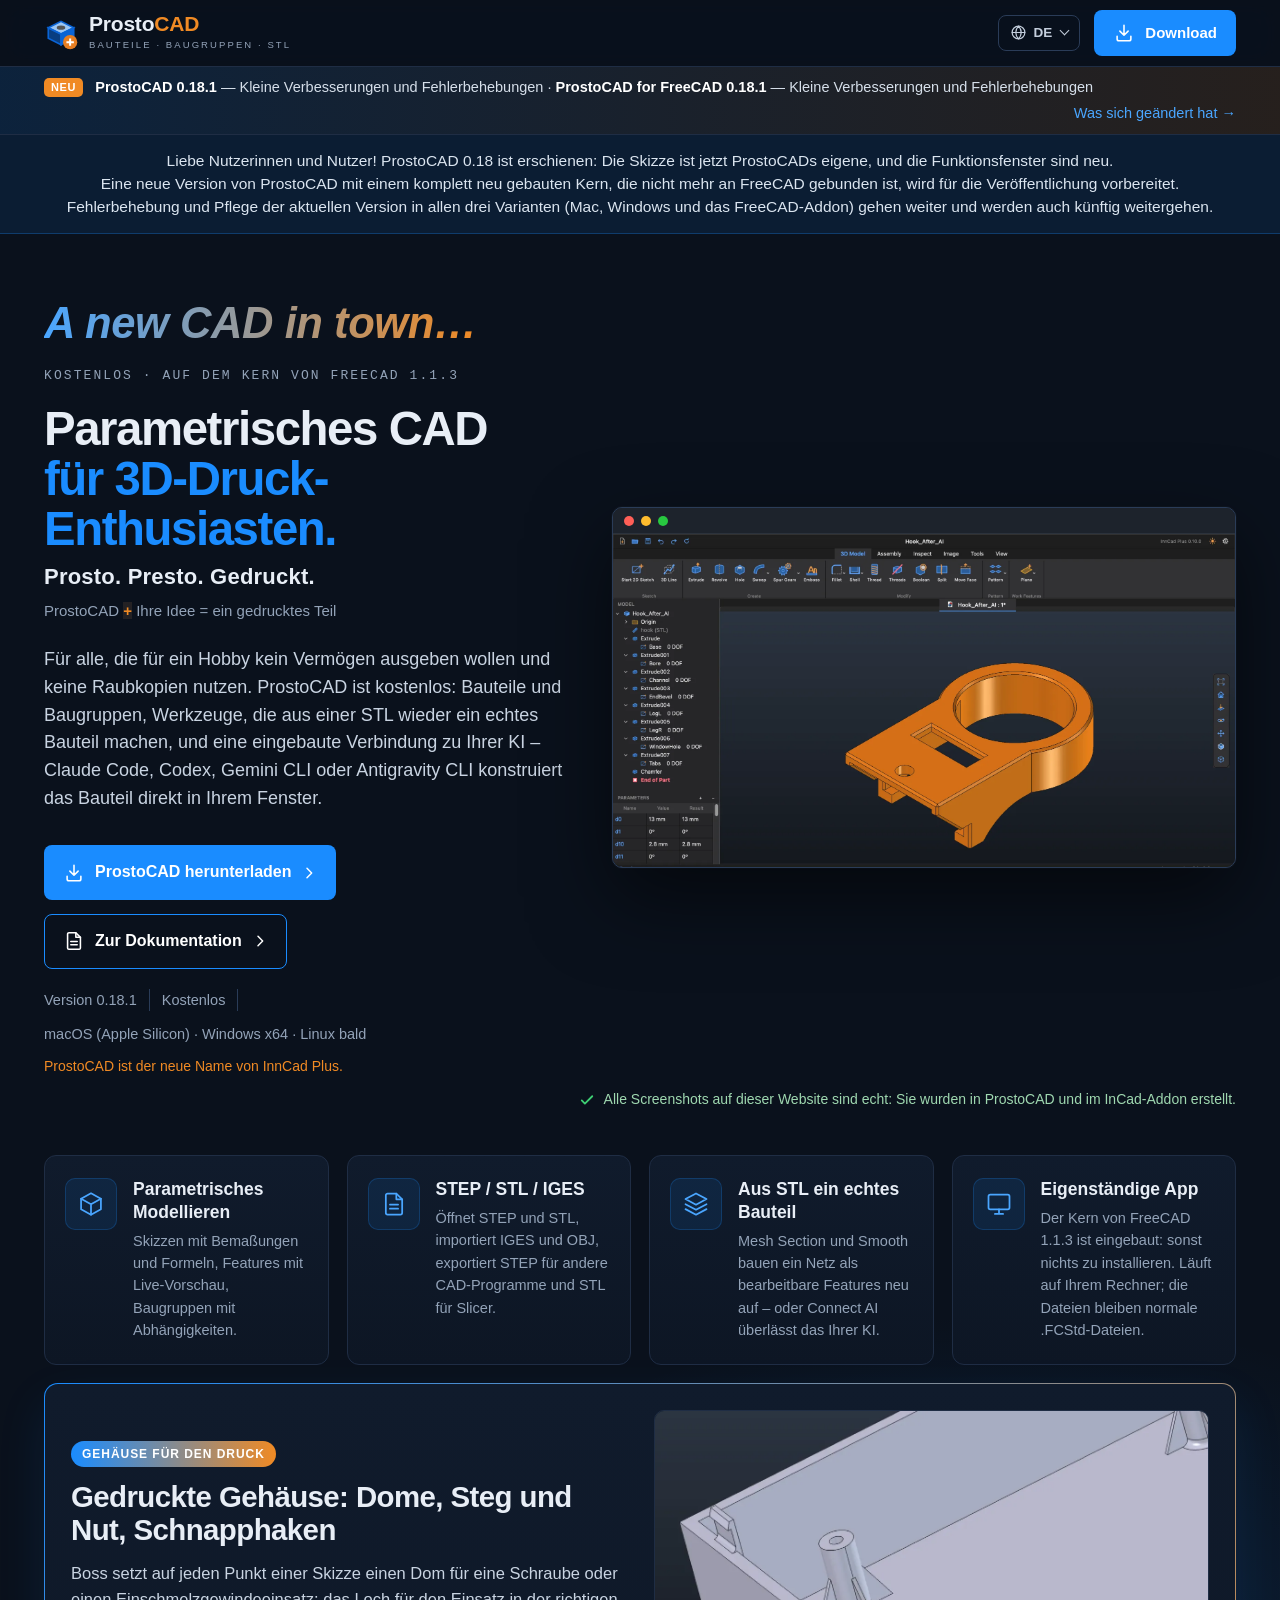
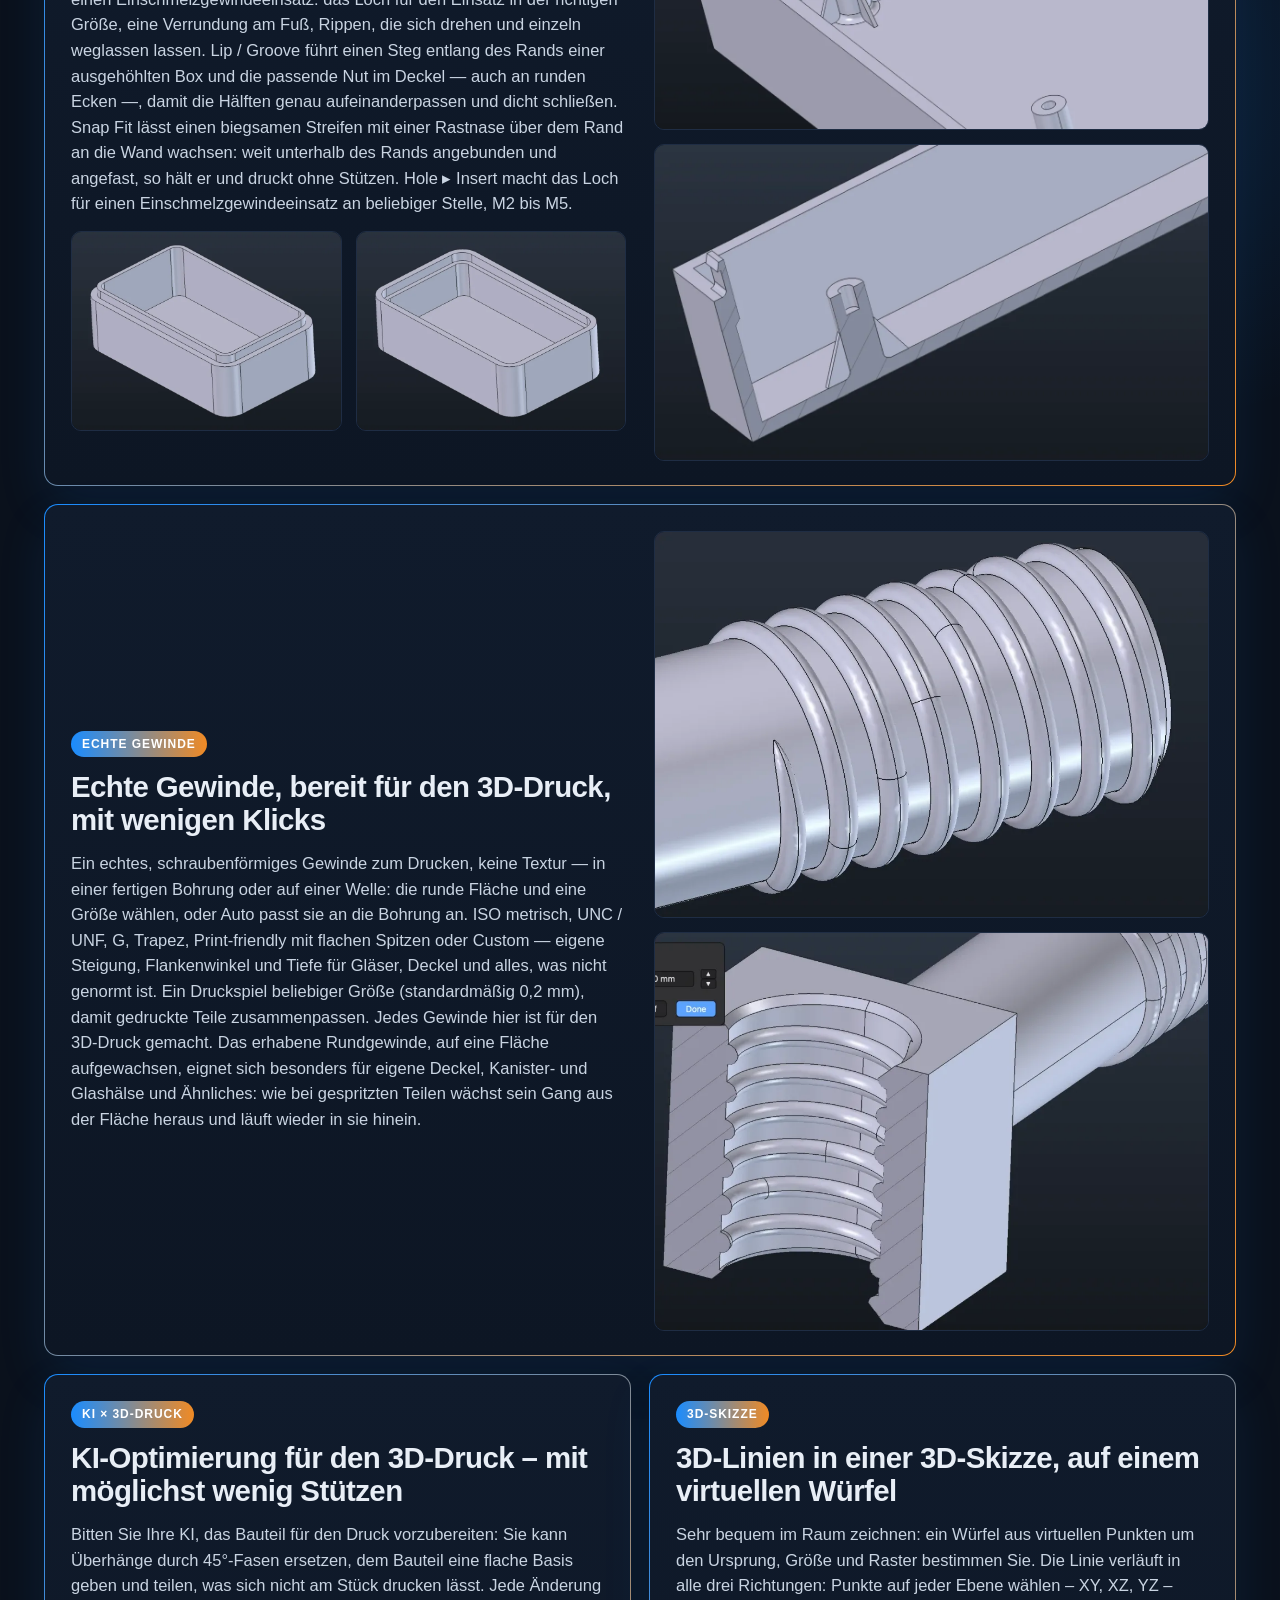
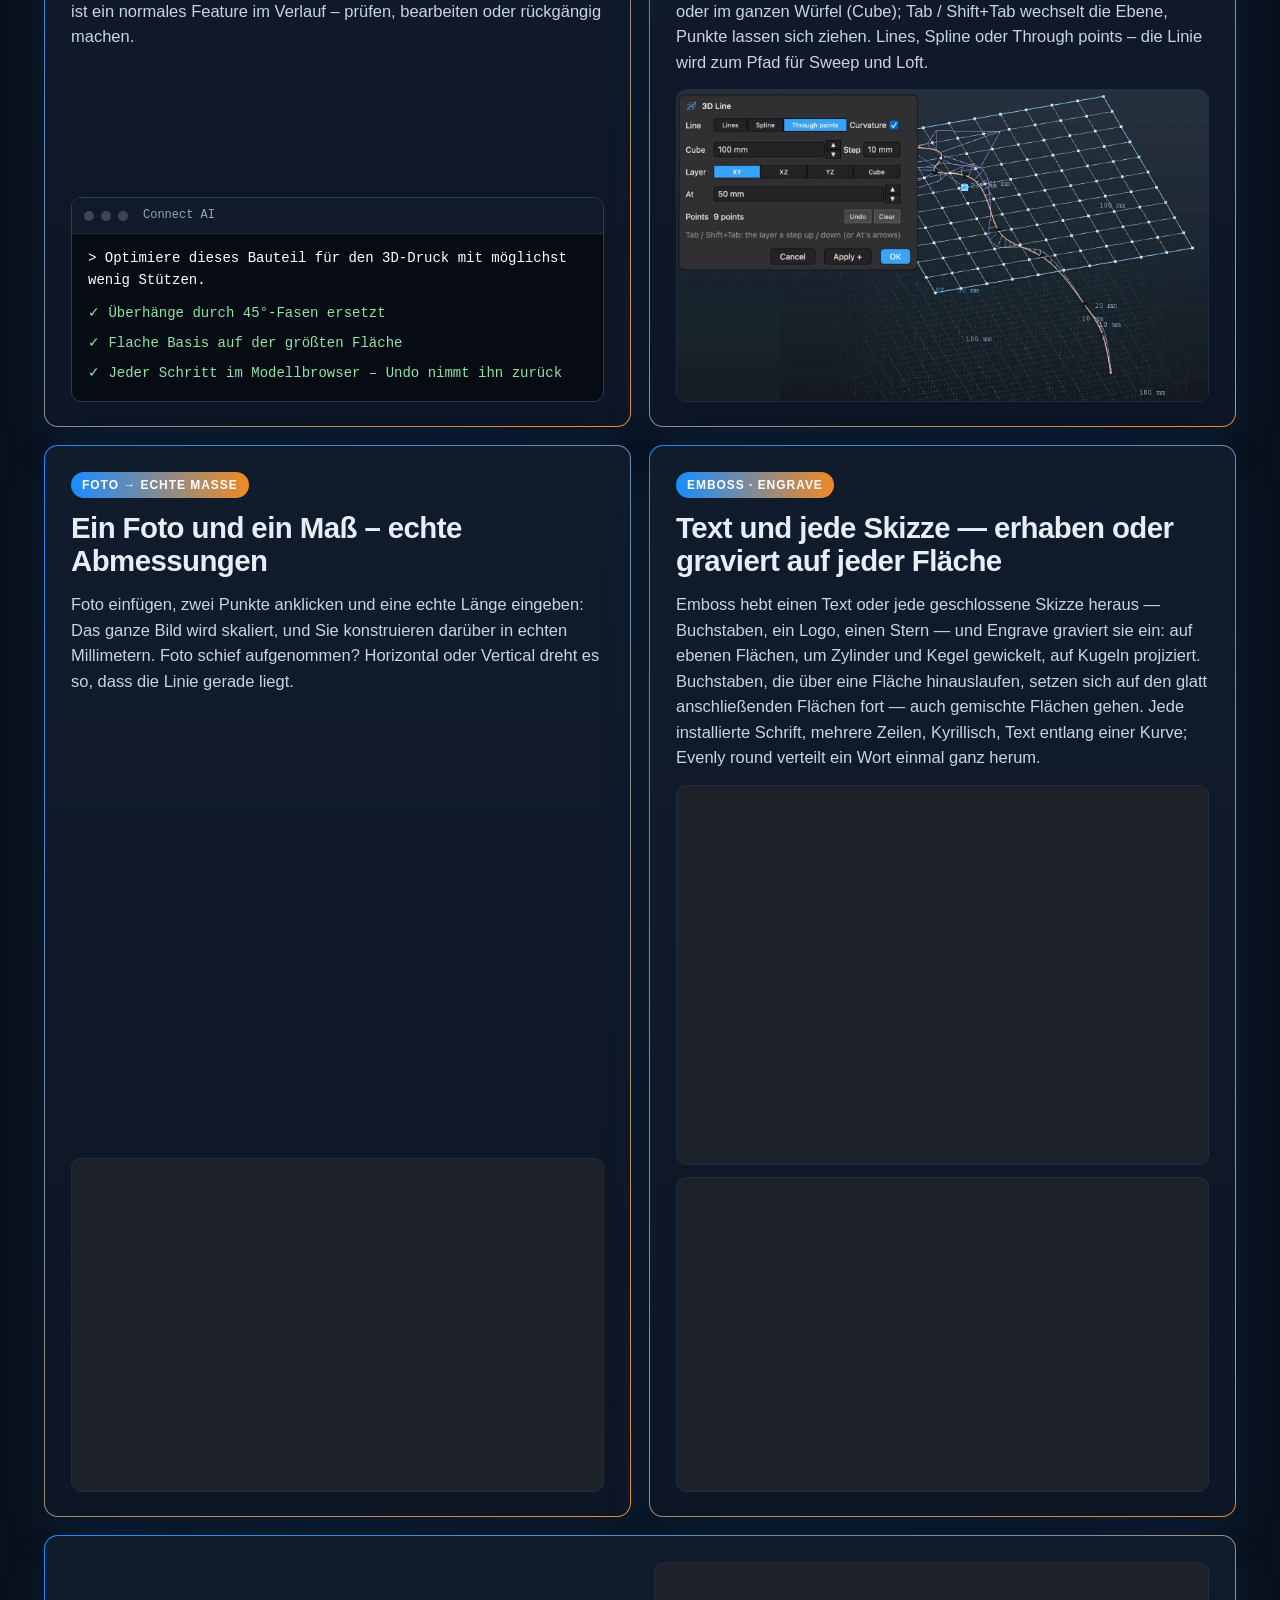
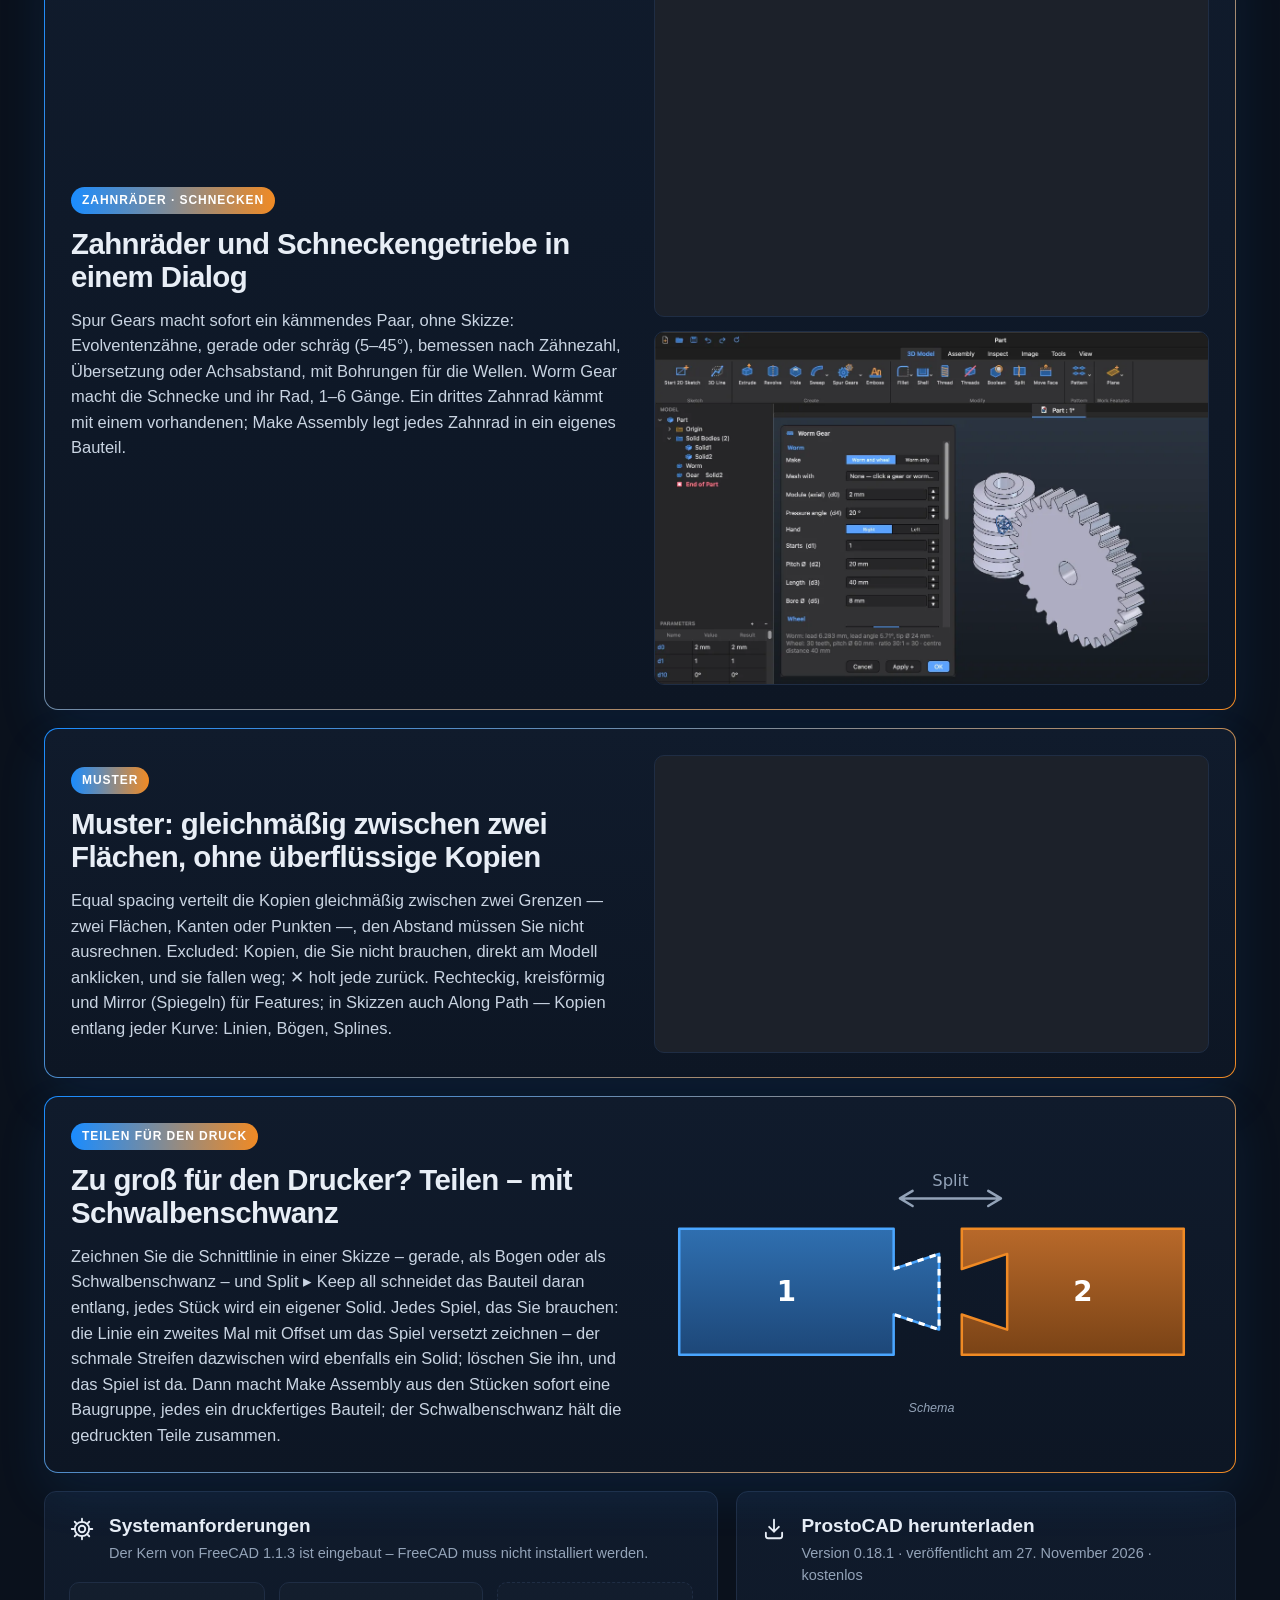
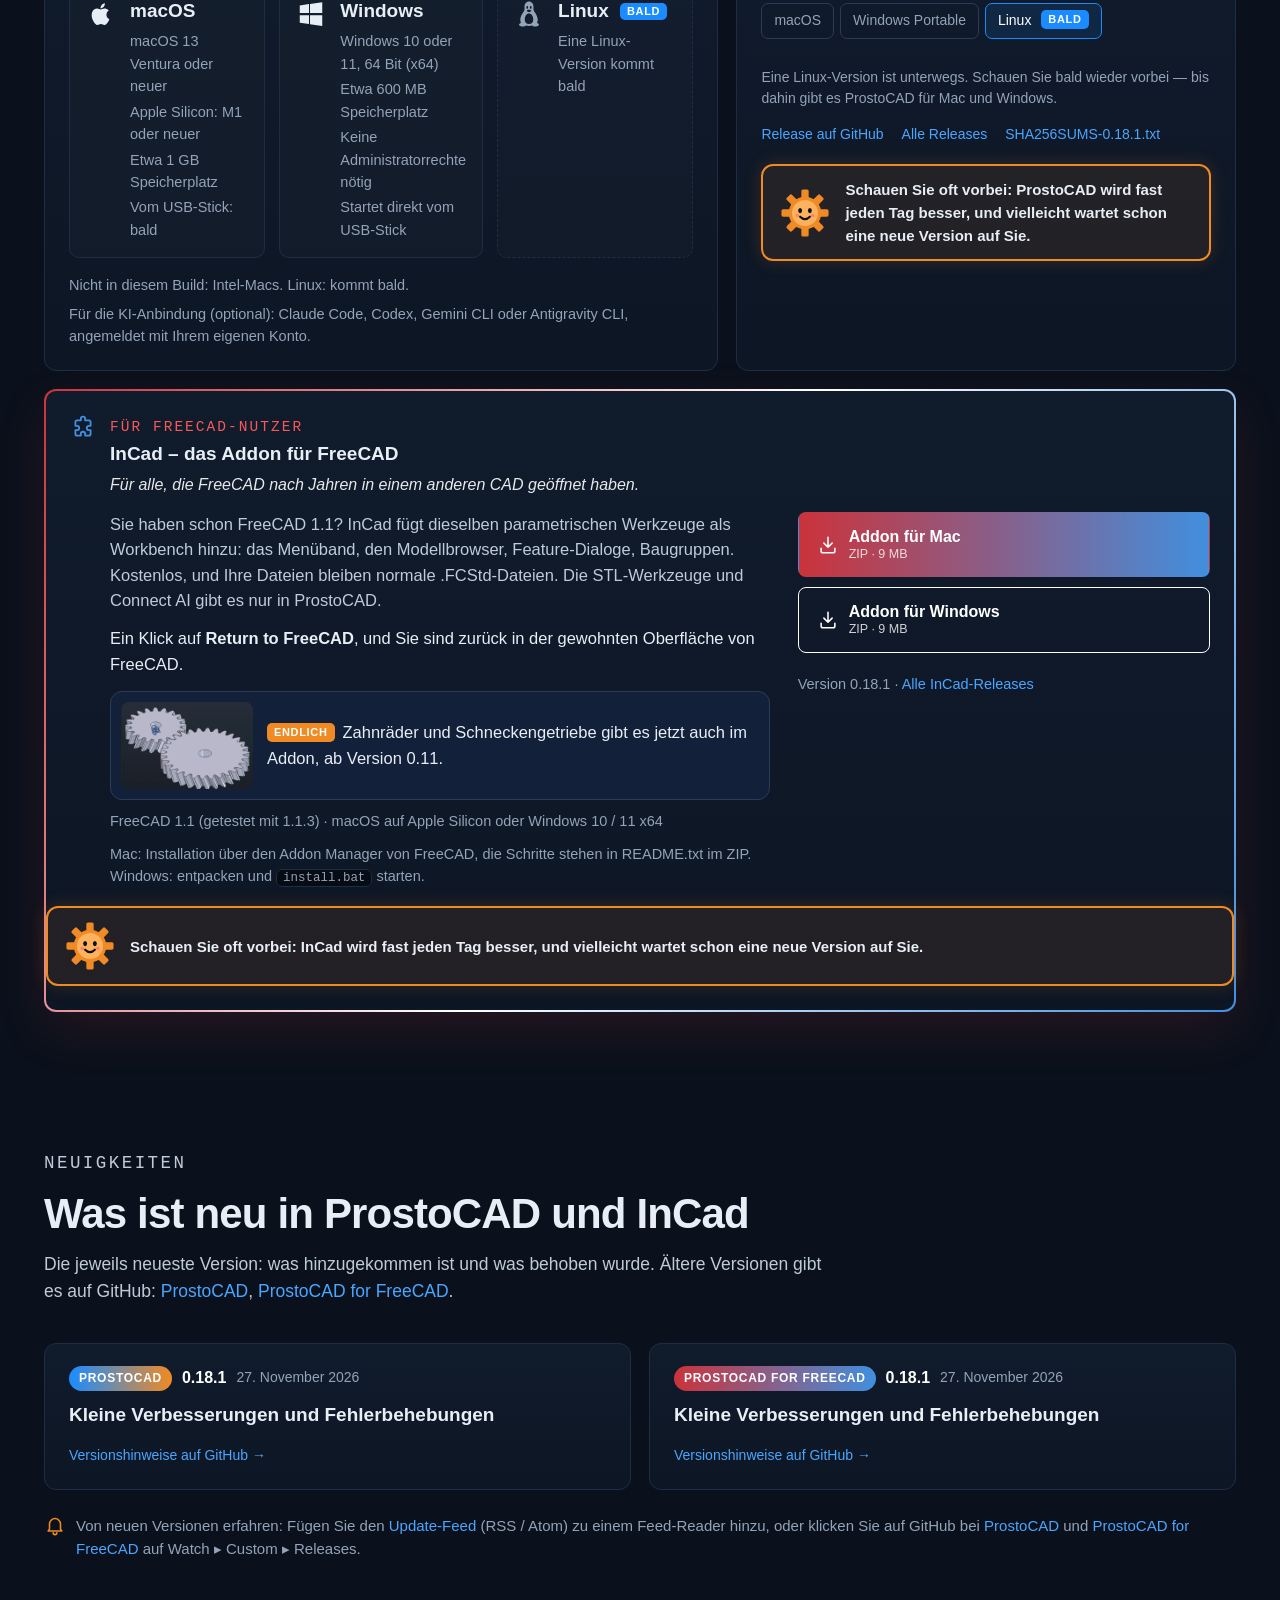
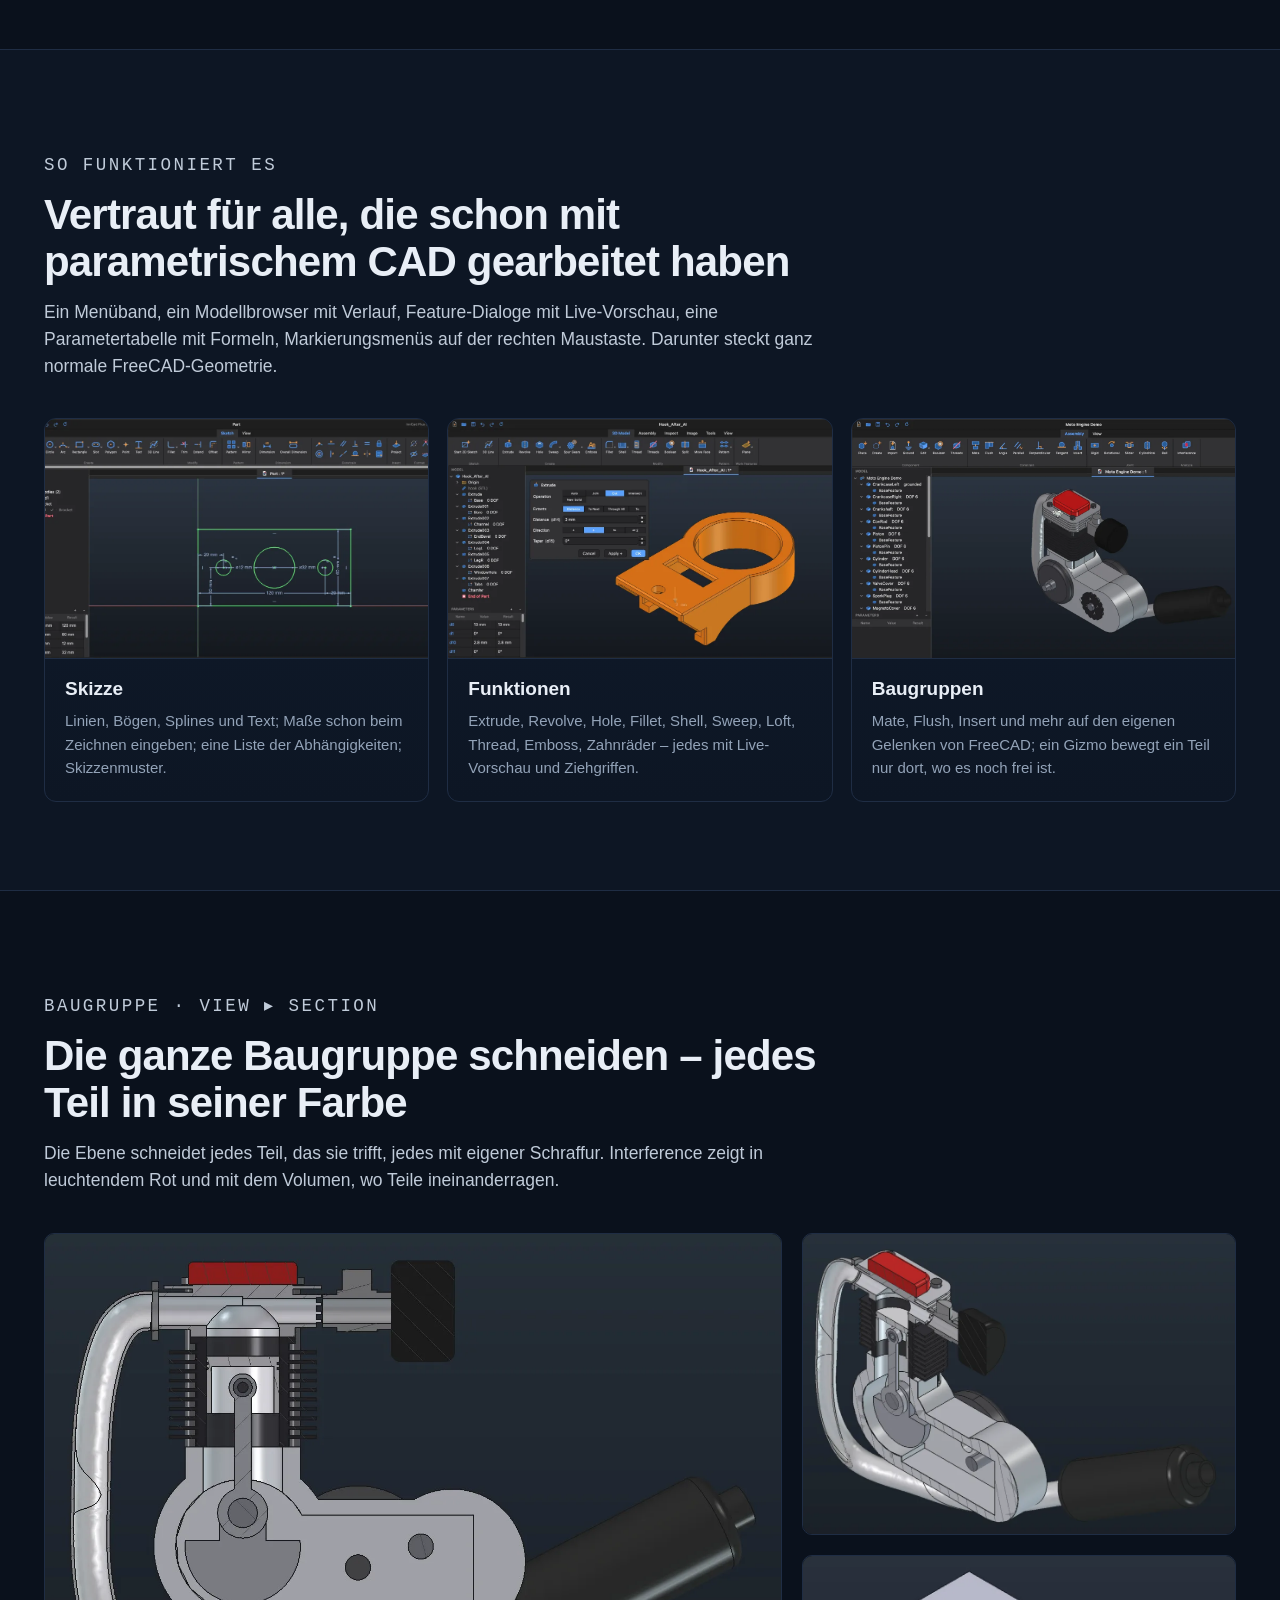
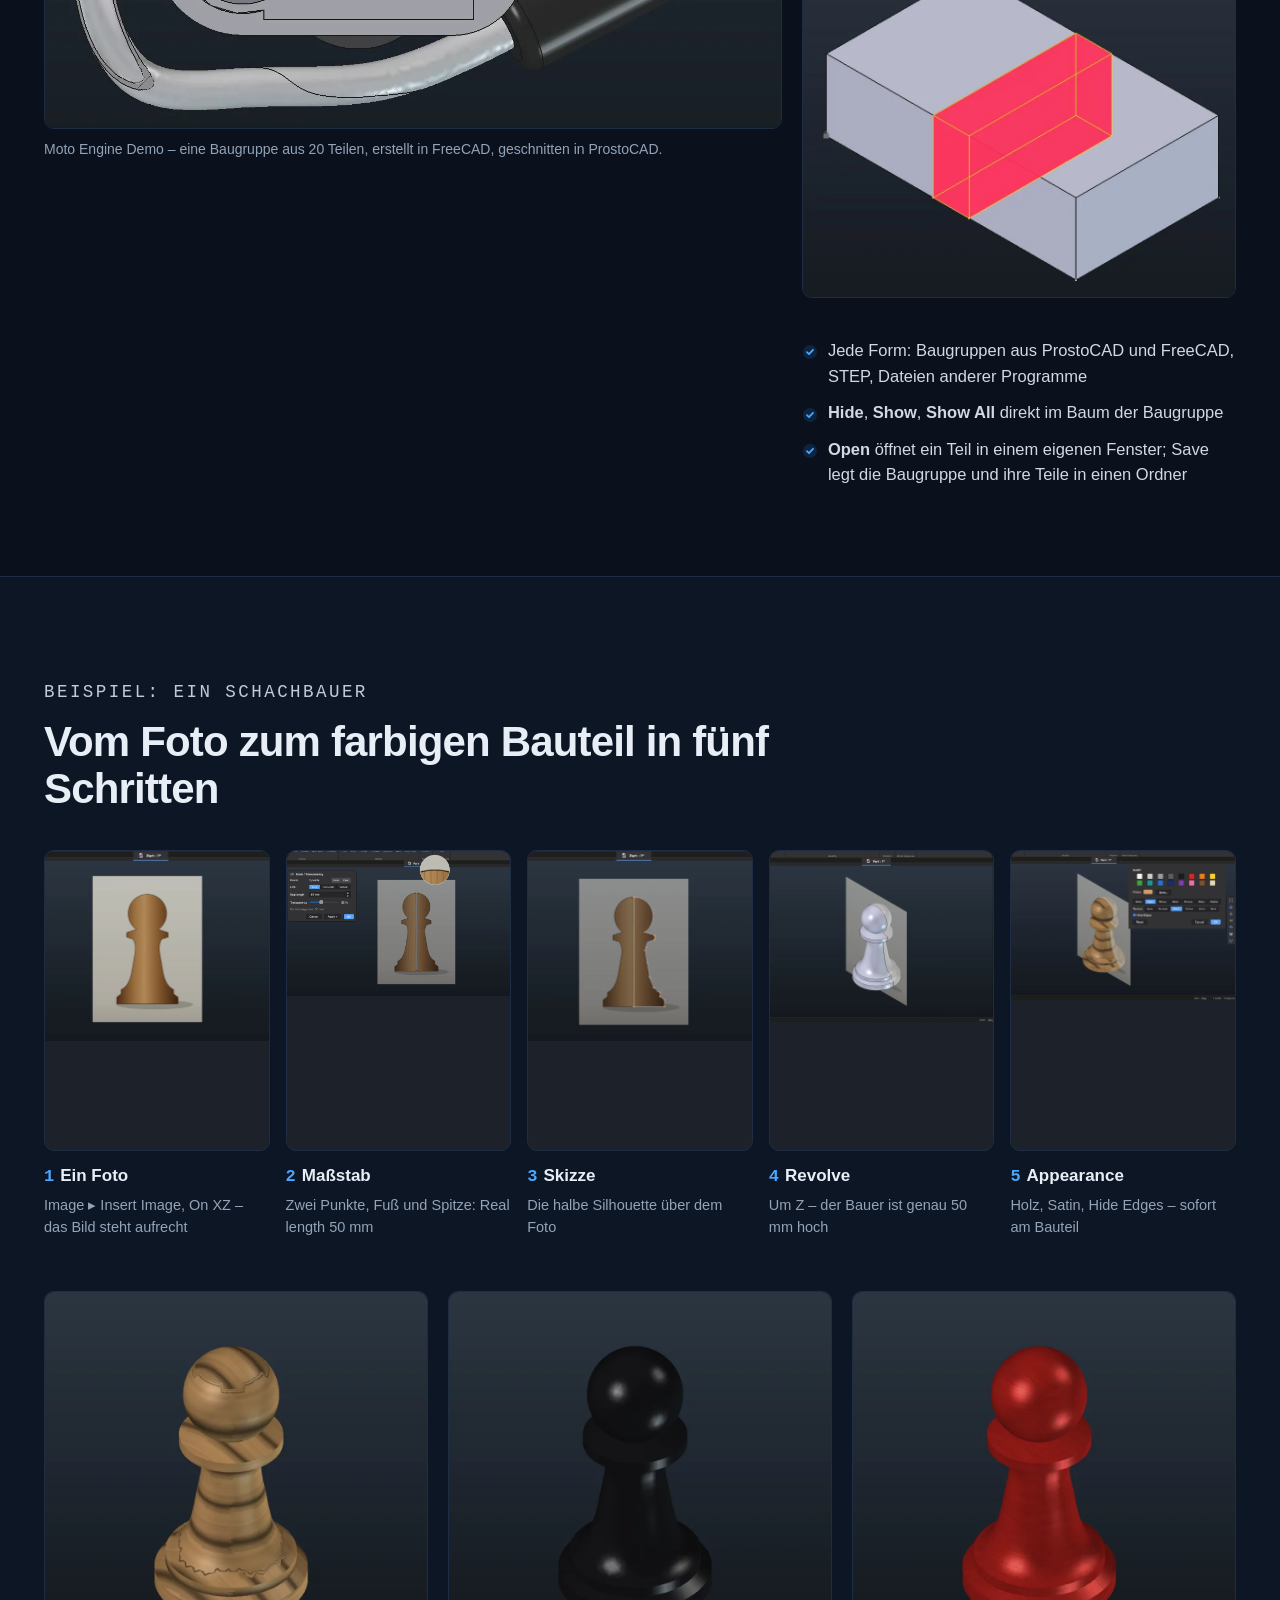
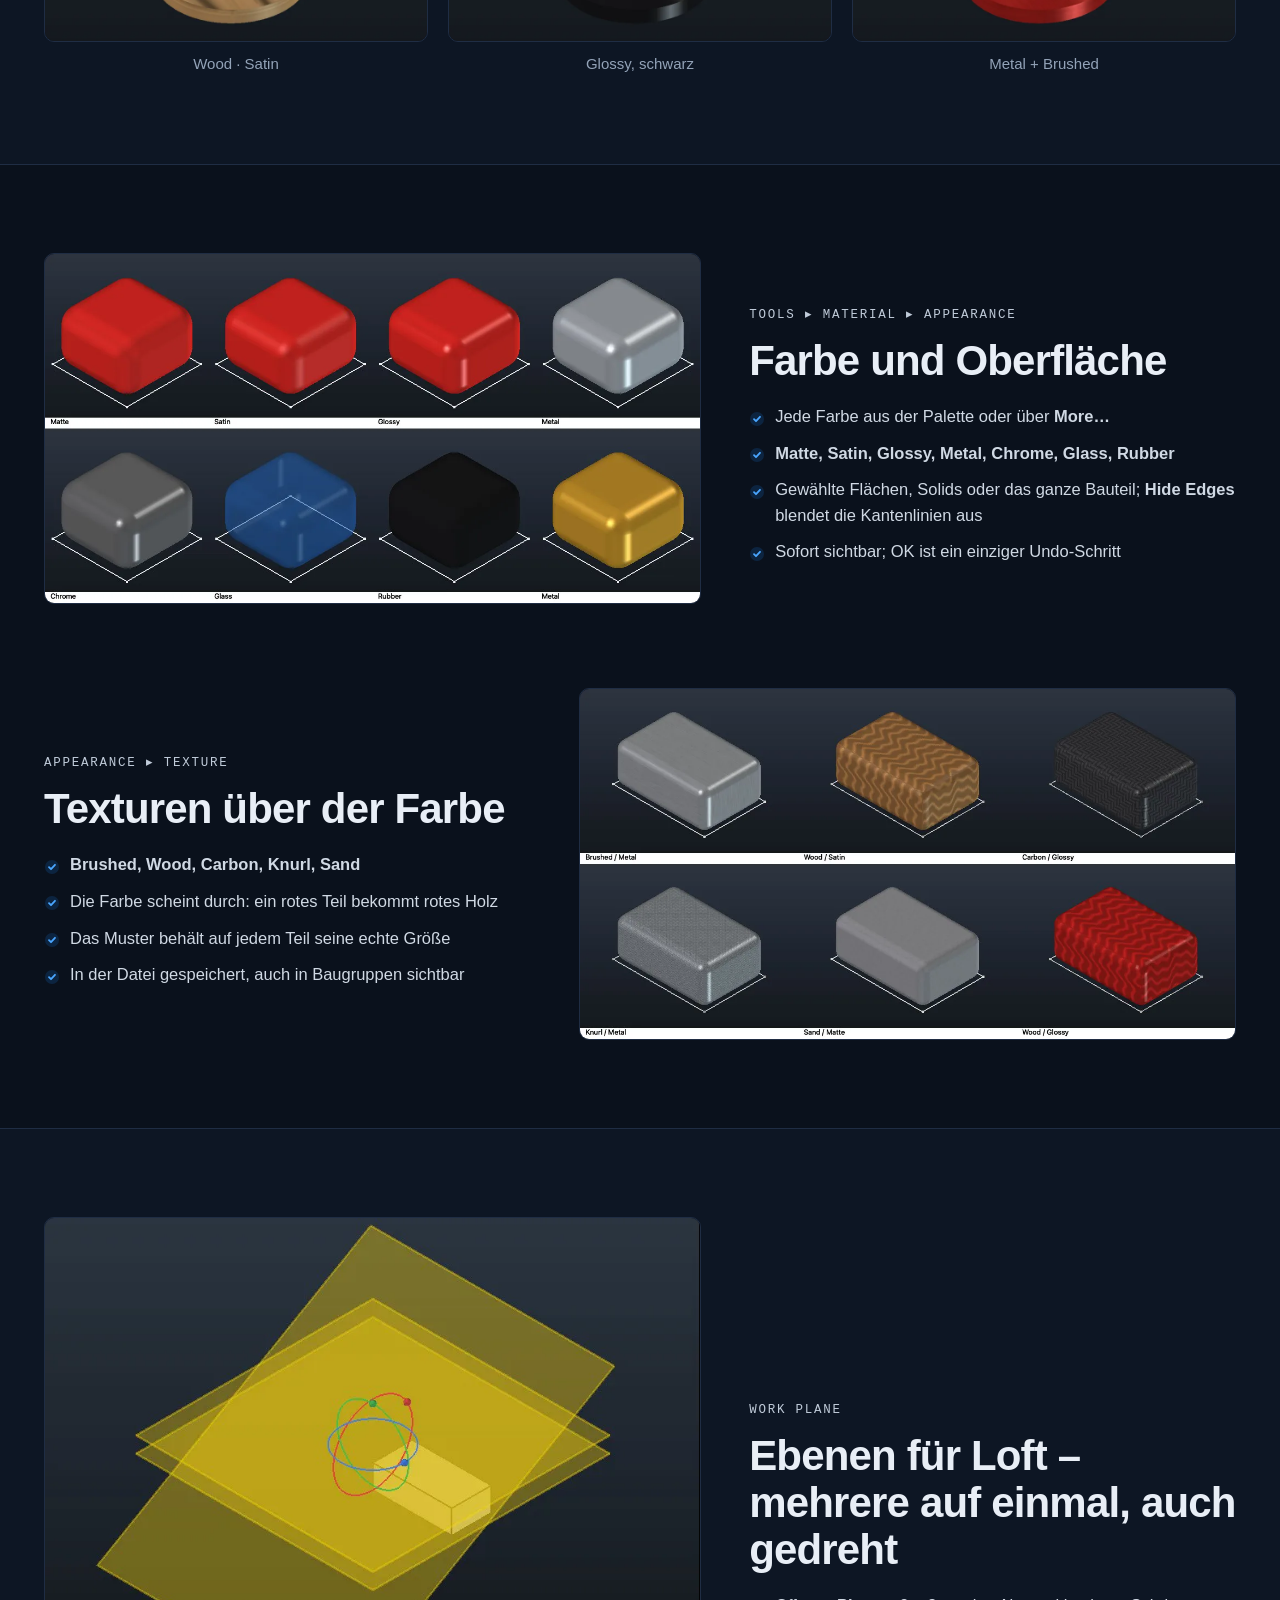
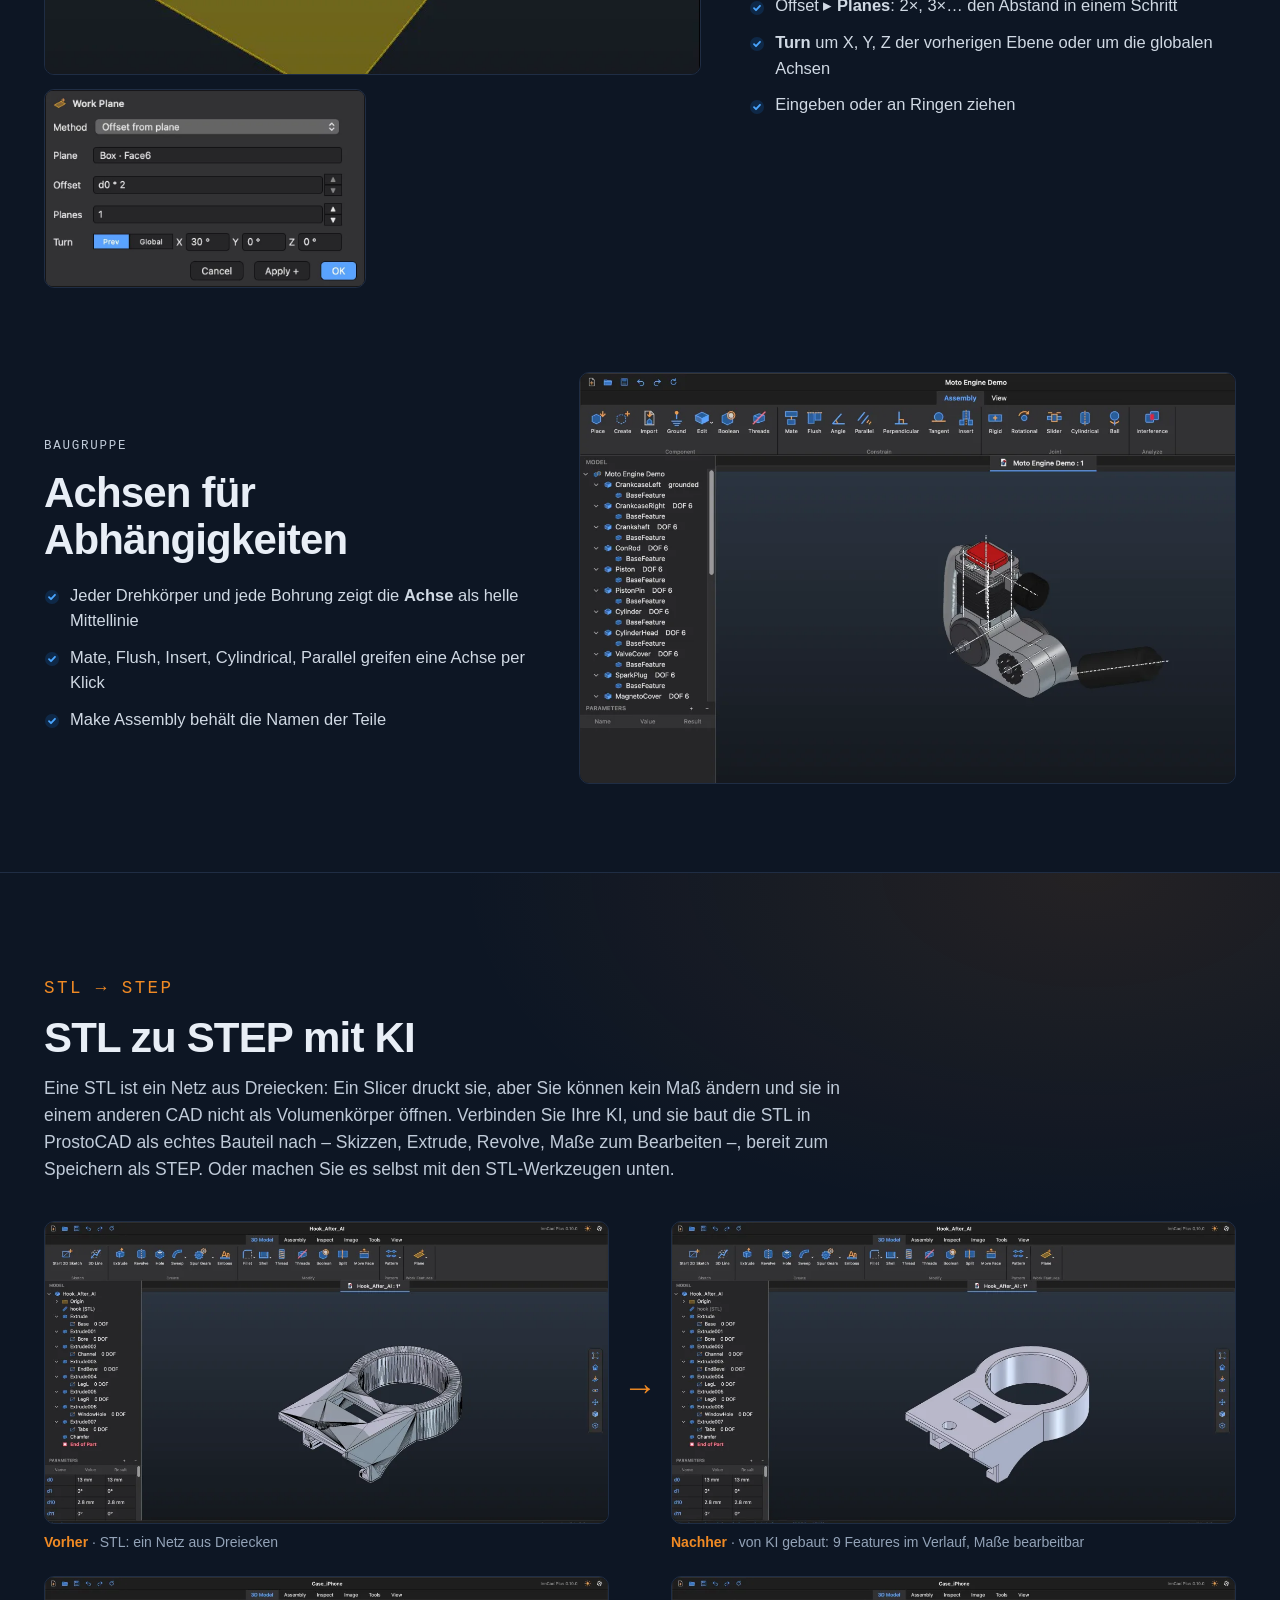
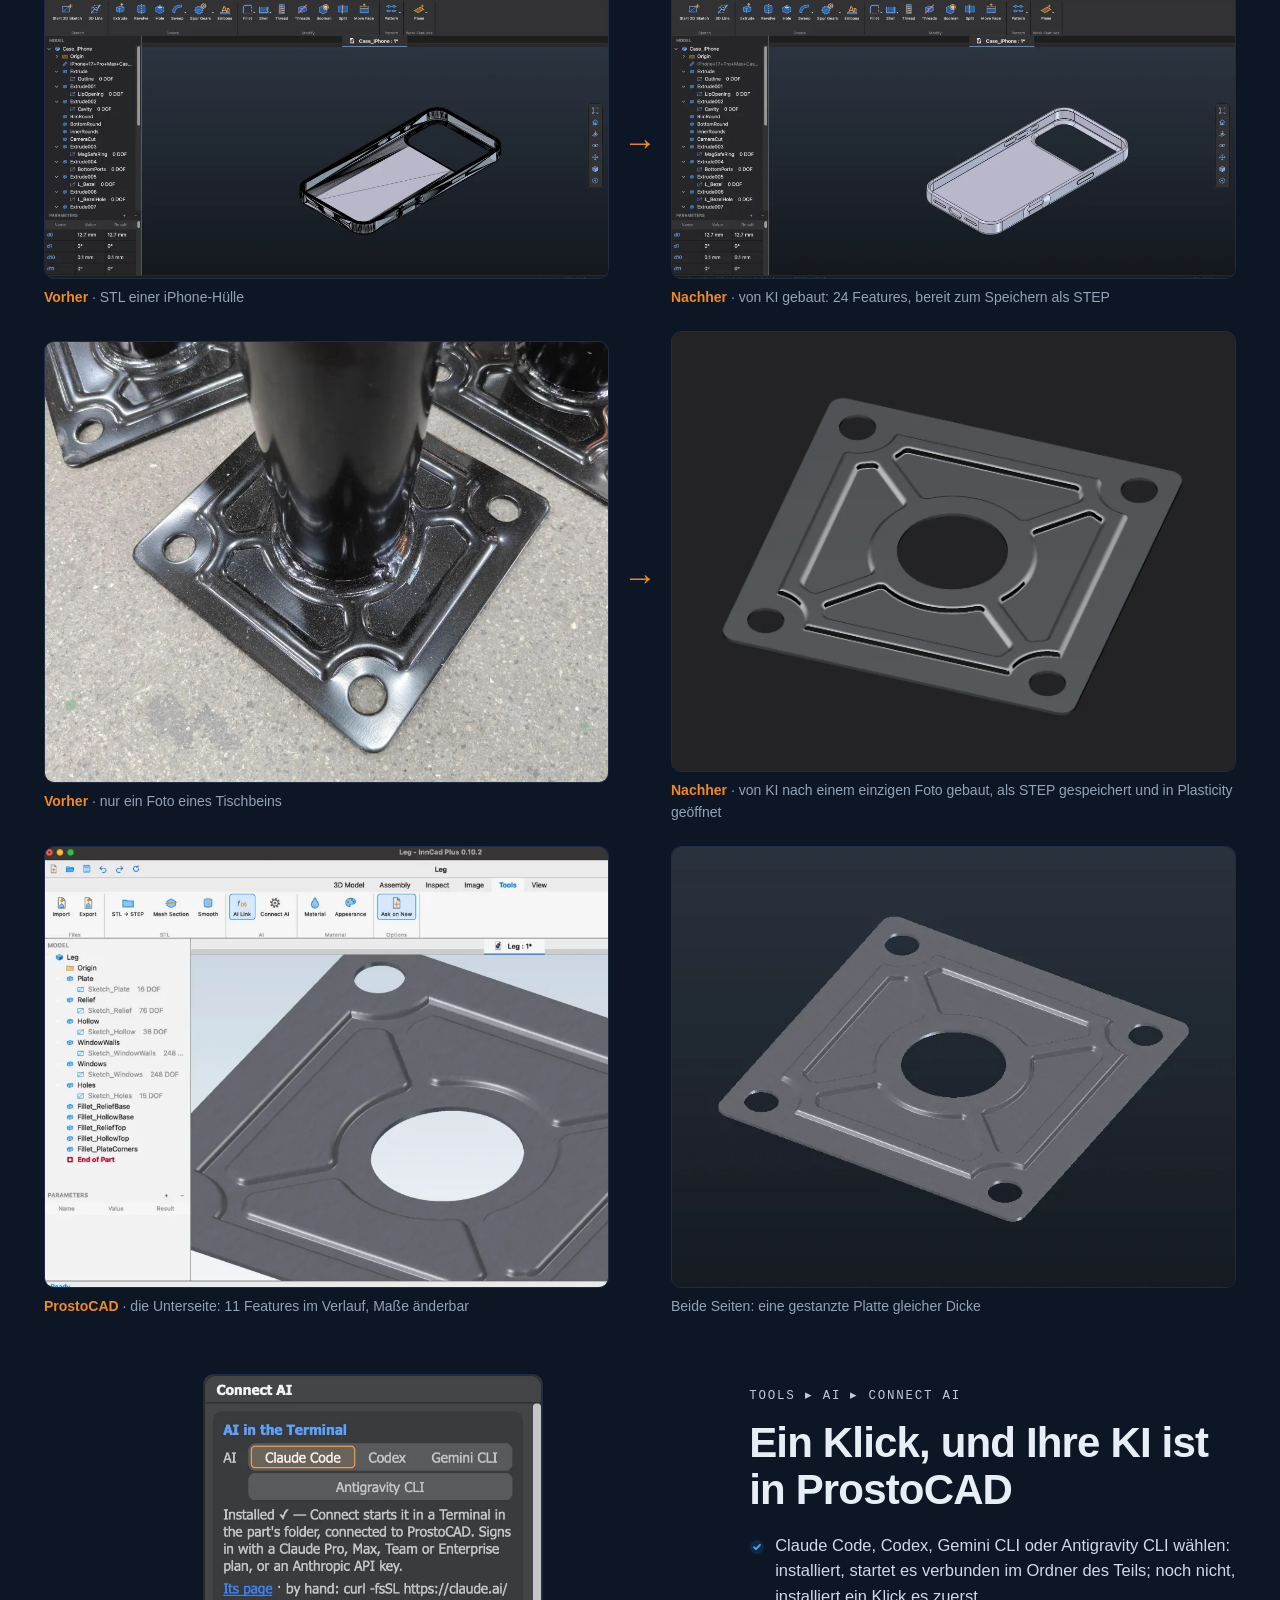
<file: de/index.html>
<!doctype html>
<html lang="de">
<head>
<meta charset="utf-8">
<meta name="viewport" content="width=device-width, initial-scale=1">
<title>ProstoCAD — kostenloses parametrisches CAD für den 3D-Druck, mit STL-Werkzeugen und KI</title>
<meta name="description" content="ProstoCAD: parametrische Bauteile und Baugruppen auf dem Kern von FreeCAD 1.1.3. Eine Mac-App und eine Windows-Version, STL-Werkzeuge und eine eingebaute KI-Anbindung (Claude Code, Codex, Gemini CLI, Antigravity CLI).">
<meta property="og:title" content="ProstoCAD">
<meta property="og:description" content="ProstoCAD: parametrische Bauteile und Baugruppen auf dem Kern von FreeCAD 1.1.3. Eine Mac-App und eine Windows-Version, STL-Werkzeuge und eine eingebaute KI-Anbindung (Claude Code, Codex, Gemini CLI, Antigravity CLI).">
<meta property="og:type" content="website">
<meta name="theme-color" content="#0a111c">
<meta name="msvalidate.01" content="499B6EF04BFF810C76A070A973326980">
<link rel="alternate" hreflang="en" href="https://prostocad.com/">
<link rel="alternate" hreflang="ru" href="https://prostocad.com/ru/">
<link rel="alternate" hreflang="de" href="https://prostocad.com/de/">
<link rel="alternate" hreflang="zh-Hans" href="https://prostocad.com/zh/">
<link rel="alternate" hreflang="hi" href="https://prostocad.com/hi/">
<link rel="alternate" hreflang="x-default" href="https://prostocad.com/">
<link rel="canonical" href="https://prostocad.com/de/">
<link rel="alternate" type="application/atom+xml" href="https://prostocad.com/de/updates.xml" title="ProstoCAD und InCad — Neuigkeiten">
<meta property="og:url" content="https://prostocad.com/de/">
<meta property="og:image" content="https://prostocad.com/og.jpg">
<meta name="twitter:card" content="summary_large_image">
<link rel="icon" href="../icon.svg" type="image/svg+xml">
<link rel="stylesheet" href="../style.css?v=0baa9721">
<script>document.documentElement.classList.add("js")</script>
<script data-goatcounter="https://prostocad.goatcounter.com/count" async src="//gc.zgo.at/count.js"></script>
</head>
<body>
<header class="top"><div class="wrap">
  <a class="brand" href="#top"><img src="../icon.svg" alt="" width="34" height="34"><span><strong>Prosto<span>CAD</span></strong><small>Bauteile · Baugruppen · STL</small></span></a>
  <nav class="links">
    <a href="#features">Funktionen</a>
    <a href="#updates">Neuigkeiten</a>
    <a href="#docs">Dokumentation</a>
    <a href="#requirements">Anforderungen</a>
    <a href="#addon">FreeCAD-Addon</a>
    <a href="#faq">FAQ</a>
    <a href="#contact">Kontakt</a>
  </nav>
  <div class="right">
    <details class="langmenu"><summary aria-label="Language"><svg class="i" viewBox="0 0 24 24" aria-hidden="true"><circle cx="12" cy="12" r="9"/><path d="M3 12h18M12 3c2.6 2.6 3.8 5.6 3.8 9s-1.2 6.4-3.8 9c-2.6-2.6-3.8-5.6-3.8-9S9.4 5.6 12 3z"/></svg><span>DE</span></summary><div class="menu"><a href="../" data-lang="en" hreflang="en" lang="en">English</a><a href="../ru/" data-lang="ru" hreflang="ru" lang="ru">Русский</a><a href="../de/" data-lang="de" hreflang="de" lang="de" aria-current="true">Deutsch</a><a href="../zh/" data-lang="zh" hreflang="zh-Hans" lang="zh-Hans">中文</a><a href="../hi/" data-lang="hi" hreflang="hi" lang="hi">हिन्दी</a></div></details>
    <a class="btn primary small" href="#download"><svg class="i" viewBox="0 0 24 24" aria-hidden="true"><path d="M12 3.5v11m0 0-4.5-4.5m4.5 4.5 4.5-4.5M4.5 15.5v3a2 2 0 0 0 2 2h11a2 2 0 0 0 2-2v-3"/></svg><span>Download</span></a>
  </div>
</div></header>
<div class="newsbar"><div class="wrap"><a href="#updates"><span class="tag-new">Neu</span><span class="what"><b>ProstoCAD 0.18.1</b> — Kleine Verbesserungen und Fehlerbehebungen · <b>ProstoCAD for FreeCAD 0.18.1</b> — Kleine Verbesserungen und Fehlerbehebungen</span><span class="go">Was sich geändert hat →</span></a></div></div>
<div class="notice"><div class="wrap"><p>Liebe Nutzerinnen und Nutzer! ProstoCAD 0.18 ist erschienen: Die Skizze ist jetzt ProstoCADs eigene, und die Funktionsfenster sind neu.<br>Eine neue Version von ProstoCAD mit einem komplett neu gebauten Kern, die nicht mehr an FreeCAD gebunden ist, wird für die Veröffentlichung vorbereitet.<br>Fehlerbehebung und Pflege der aktuellen Version in allen drei Varianten (Mac, Windows und das FreeCAD-Addon) gehen weiter und werden auch künftig weitergehen.</p></div></div>

<main id="top">
<div class="hero"><div class="wrap">
  <div class="grid">
    <div>
      <p class="town">A new CAD in town…</p>
      <p class="mono-kicker">Kostenlos · auf dem Kern von FreeCAD 1.1.3</p>
      <h1>Parametrisches CAD<span>für 3D‑Druck-Enthusiasten.</span></h1>
      <p class="tagline">Prosto. Presto. Gedruckt.</p>
      <p class="equation">ProstoCAD <b class='plus'>+</b> Ihre Idee = ein gedrucktes Teil</p>
      <p class="lead">Für alle, die für ein Hobby kein Vermögen ausgeben wollen und keine Raubkopien nutzen. ProstoCAD ist kostenlos: Bauteile und Baugruppen, Werkzeuge, die aus einer STL wieder ein echtes Bauteil machen, und eine eingebaute Verbindung zu Ihrer KI – Claude Code, Codex, Gemini CLI oder Antigravity CLI konstruiert das Bauteil direkt in Ihrem Fenster.</p>
      <div class="cta">
        <a class="btn primary" href="#download"><svg class="i" viewBox="0 0 24 24" aria-hidden="true"><path d="M12 3.5v11m0 0-4.5-4.5m4.5 4.5 4.5-4.5M4.5 15.5v3a2 2 0 0 0 2 2h11a2 2 0 0 0 2-2v-3"/></svg>ProstoCAD herunterladen<svg class="i chev" viewBox="0 0 24 24" aria-hidden="true"><path d="m9 5 7 7-7 7"/></svg></a>
        <a class="btn outline" href="#docs"><svg class="i" viewBox="0 0 24 24" aria-hidden="true"><path d="M14 3H6.5A1.5 1.5 0 0 0 5 4.5v15A1.5 1.5 0 0 0 6.5 21h11a1.5 1.5 0 0 0 1.5-1.5V8z"/><path d="M14 3v5h5M8.5 12.5h7M8.5 16h7"/></svg>Zur Dokumentation<svg class="i chev" viewBox="0 0 24 24" aria-hidden="true"><path d="m9 5 7 7-7 7"/></svg></a>
      </div>
      <p class="meta"><span>Version 0.18.1</span><i></i><span>Kostenlos</span><i></i><span>macOS (Apple Silicon) · Windows x64 · Linux bald</span></p>
      <p class="renamed">ProstoCAD ist der neue Name von InnCad Plus.</p>
    </div>
    <div class="window"><div class="bar"><i></i><i></i><i></i></div><div class=""><a class="zoom" href="../img/hero.webp?v=947d2b0a"><img src="../img/hero.webp?v=947d2b0a" alt="Das Fenster von ProstoCAD: Menüband, Modellbrowser, Parameter und ein Bauteil" width="1800" height="963" loading="lazy" decoding="async"></a></div></div>
  </div>
  <p class="real"><svg class="i" viewBox="0 0 24 24" aria-hidden="true"><path d="M5 12.5l4.2 4.2L19 7"/></svg>Alle Screenshots auf dieser Website sind echt: Sie wurden in ProstoCAD und im InCad-Addon erstellt.</p>

  <div class="feats" id="features">
    <div class="box feat"><div class="ico"><svg class="i" viewBox="0 0 24 24" aria-hidden="true"><path d="M12 2.8 20.5 7.5v9L12 21.2 3.5 16.5v-9z"/><path d="M3.5 7.5 12 12.2l8.5-4.7M12 12.2v9"/></svg></div><div><h3>Parametrisches Modellieren</h3>
      <p>Skizzen mit Bemaßungen und Formeln, Features mit Live-Vorschau, Baugruppen mit Abhängigkeiten.</p></div></div>
    <div class="box feat"><div class="ico"><svg class="i" viewBox="0 0 24 24" aria-hidden="true"><path d="M14 3H6.5A1.5 1.5 0 0 0 5 4.5v15A1.5 1.5 0 0 0 6.5 21h11a1.5 1.5 0 0 0 1.5-1.5V8z"/><path d="M14 3v5h5M8.5 12.5h7M8.5 16h7"/></svg></div><div><h3>STEP / STL / IGES</h3>
      <p>Öffnet STEP und STL, importiert IGES und OBJ, exportiert STEP für andere CAD-Programme und STL für Slicer.</p></div></div>
    <div class="box feat"><div class="ico"><svg class="i" viewBox="0 0 24 24" aria-hidden="true"><path d="m12 3 9 4.8-9 4.8-9-4.8z"/><path d="m3 12.2 9 4.8 9-4.8M3 16.4l9 4.8 9-4.8"/></svg></div><div><h3>Aus STL ein echtes Bauteil</h3>
      <p>Mesh Section und Smooth bauen ein Netz als bearbeitbare Features neu auf – oder Connect AI überlässt das Ihrer KI.</p></div></div>
    <div class="box feat"><div class="ico"><svg class="i" viewBox="0 0 24 24" aria-hidden="true"><rect x="3" y="4" width="18" height="12.5" rx="1.5"/><path d="M8.5 20.5h7M12 16.5v4"/></svg></div><div><h3>Eigenständige App</h3>
      <p>Der Kern von FreeCAD 1.1.3 ist eingebaut: sonst nichts zu installieren. Läuft auf Ihrem Rechner; die Dateien bleiben normale .FCStd-Dateien.</p></div></div>
  </div>

  <div class="promo">
    <div class="promo-card wide" id="boxes">
      <div>
        <span class="pill">Gehäuse für den Druck</span>
        <h2>Gedruckte Gehäuse: Dome, Steg und Nut, Schnapphaken</h2>
        <p>Boss setzt auf jeden Punkt einer Skizze einen Dom für eine Schraube oder einen Einschmelzgewindeeinsatz: das Loch für den Einsatz in der richtigen Größe, eine Verrundung am Fuß, Rippen, die sich drehen und einzeln weglassen lassen. Lip / Groove führt einen Steg entlang des Rands einer ausgehöhlten Box und die passende Nut im Deckel — auch an runden Ecken —, damit die Hälften genau aufeinanderpassen und dicht schließen. Snap Fit lässt einen biegsamen Streifen mit einer Rastnase über dem Rand an die Wand wachsen: weit unterhalb des Rands angebunden und angefast, so hält er und druckt ohne Stützen. Hole ▸ Insert macht das Loch für einen Einschmelzgewindeeinsatz an beliebiger Stelle, M2 bis M5.</p>
        <div class="pair"><div class="shot"><a class="zoom" href="../img/box_lip.webp?v=bef2b4fd"><img src="../img/box_lip.webp?v=bef2b4fd" alt="Eine Box mit runden Ecken und einem Steg am Rand" width="800" height="589" loading="lazy" decoding="async"></a></div><div class="shot"><a class="zoom" href="../img/box_groove.webp?v=17261f00"><img src="../img/box_groove.webp?v=17261f00" alt="Die Nut im Deckel, in die der Steg greift" width="800" height="589" loading="lazy" decoding="async"></a></div></div>
      </div>
      <div class="stack"><div class="shot"><a class="zoom" href="../img/box_corner.webp?v=f9072b8d"><img src="../img/box_corner.webp?v=f9072b8d" alt="Dome mit Rippen und ein Schnapphaken in einer Box" width="1200" height="691" loading="lazy" decoding="async"></a></div><div class="shot"><a class="zoom" href="../img/box_section.webp?v=45c20b37"><img src="../img/box_section.webp?v=45c20b37" alt="Aufgeschnitten: der Schnapphaken an der Wand, ein Dom mit dem Loch für einen Einsatz" width="1200" height="684" loading="lazy" decoding="async"></a></div></div>
    </div>
    <div class="promo-card wide">
      <div>
        <span class="pill">Echte Gewinde</span>
      <h2>Echte Gewinde, bereit für den 3D‑Druck, mit wenigen Klicks</h2>
      <p>Ein echtes, schraubenförmiges Gewinde zum Drucken, keine Textur — in einer fertigen Bohrung oder auf einer Welle: die runde Fläche und eine Größe wählen, oder Auto passt sie an die Bohrung an. ISO metrisch, UNC / UNF, G, Trapez, Print-friendly mit flachen Spitzen oder Custom — eigene Steigung, Flankenwinkel und Tiefe für Gläser, Deckel und alles, was nicht genormt ist. Ein Druckspiel beliebiger Größe (standardmäßig 0,2 mm), damit gedruckte Teile zusammenpassen. Jedes Gewinde hier ist für den 3D-Druck gemacht. Das erhabene Rundgewinde, auf eine Fläche aufgewachsen, eignet sich besonders für eigene Deckel, Kanister- und Glashälse und Ähnliches: wie bei gespritzten Teilen wächst sein Gang aus der Fläche heraus und läuft wieder in sie hinein.</p>
      </div>
      <div class="stack"><div class="shot"><a class="zoom" href="../img/thread_grown.webp?v=c962a5ec"><img src="../img/thread_grown.webp?v=c962a5ec" alt="Ein erhabenes Rundgewinde: sein Auslauf wächst aus der Fläche heraus" width="1020" height="710" loading="lazy" decoding="async"></a></div><div class="shot"><a class="zoom" href="../img/thread_hole.webp?v=b5fc63bd"><img src="../img/thread_hole.webp?v=b5fc63bd" alt="Ein Rundgewinde in einer Bohrung, mit Section aufgeschnitten" width="1000" height="718" loading="lazy" decoding="async"></a></div></div>
    </div>
    <div class="promo-card">
      <span class="pill">KI × 3D‑Druck</span>
      <h2>KI-Optimierung für den 3D‑Druck – mit möglichst wenig Stützen</h2>
      <p>Bitten Sie Ihre KI, das Bauteil für den Druck vorzubereiten: Sie kann Überhänge durch 45°-Fasen ersetzen, dem Bauteil eine flache Basis geben und teilen, was sich nicht am Stück drucken lässt. Jede Änderung ist ein normales Feature im Verlauf – prüfen, bearbeiten oder rückgängig machen.</p>
      <div class="term"><div class="bar"><i></i><i></i><i></i><span>Connect AI</span></div>
        <p class="you">&gt; Optimiere dieses Bauteil für den 3D‑Druck mit möglichst wenig Stützen.</p>
        <p>✓ Überhänge durch 45°-Fasen ersetzt</p>
        <p>✓ Flache Basis auf der größten Fläche</p>
        <p>✓ Jeder Schritt im Modellbrowser – Undo nimmt ihn zurück</p>
      </div>
    </div>
    <div class="promo-card">
      <span class="pill">3D‑Skizze</span>
      <h2>3D‑Linien in einer 3D‑Skizze, auf einem virtuellen Würfel</h2>
      <p>Sehr bequem im Raum zeichnen: ein Würfel aus virtuellen Punkten um den Ursprung, Größe und Raster bestimmen Sie. Die Linie verläuft in alle drei Richtungen: Punkte auf jeder Ebene wählen – XY, XZ, YZ – oder im ganzen Würfel (Cube); Tab / Shift+Tab wechselt die Ebene, Punkte lassen sich ziehen. Lines, Spline oder Through points – die Linie wird zum Pfad für Sweep und Loft.</p>
      <div class="shot"><a class="zoom" href="../img/line3d_curve.webp?v=f475d377"><img src="../img/line3d_curve.webp?v=f475d377" alt="Eine 3D-Linie durch Punkte auf verschiedenen Ebenen des virtuellen Würfels" width="1510" height="882" loading="lazy" decoding="async"></a></div>
    </div>
    <div class="promo-card">
      <span class="pill">Foto → echte Maße</span>
      <h2>Ein Foto und ein Maß – echte Abmessungen</h2>
      <p>Foto einfügen, zwei Punkte anklicken und eine echte Länge eingeben: Das ganze Bild wird skaliert, und Sie konstruieren darüber in echten Millimetern. Foto schief aufgenommen? Horizontal oder Vertical dreht es so, dass die Linie gerade liegt.</p>
      <div class="shot"><a class="zoom" href="../img/photo_scale.webp?v=6fe72c0d"><img src="../img/photo_scale.webp?v=6fe72c0d" alt="Ein Foto über zwei Punkte und eine echte Länge skalieren; mit Horizontal oder Vertical ausrichten" width="1100" height="688" loading="lazy" decoding="async"></a></div>
    </div>
    <div class="promo-card">
      <span class="pill">Emboss · Engrave</span>
      <h2>Text und jede Skizze — erhaben oder graviert auf jeder Fläche</h2>
      <p>Emboss hebt einen Text oder jede geschlossene Skizze heraus — Buchstaben, ein Logo, einen Stern — und Engrave graviert sie ein: auf ebenen Flächen, um Zylinder und Kegel gewickelt, auf Kugeln projiziert. Buchstaben, die über eine Fläche hinauslaufen, setzen sich auf den glatt anschließenden Flächen fort — auch gemischte Flächen gehen. Jede installierte Schrift, mehrere Zeilen, Kyrillisch, Text entlang einer Kurve; Evenly round verteilt ein Wort einmal ganz herum.</p>
      <div class="stack"><div class="shot"><a class="zoom" href="../img/star.webp?v=d639d691"><img src="../img/star.webp?v=d639d691" alt="Ein Stern, gemacht in ProstoCAD" width="1000" height="711" loading="lazy" decoding="async"></a></div><div class="shot"><a class="zoom" href="../img/18_emboss.webp?v=5092079f"><img src="../img/18_emboss.webp?v=5092079f" alt="Text, um einen Zylinder erhaben aufgebracht" width="900" height="532" loading="lazy" decoding="async"></a></div></div>
    </div>
    <div class="promo-card wide" id="gears">
      <div>
        <span class="pill">Zahnräder · Schnecken</span>
      <h2>Zahnräder und Schneckengetriebe in einem Dialog</h2>
      <p>Spur Gears macht sofort ein kämmendes Paar, ohne Skizze: Evolventenzähne, gerade oder schräg (5–45°), bemessen nach Zähnezahl, Übersetzung oder Achsabstand, mit Bohrungen für die Wellen. Worm Gear macht die Schnecke und ihr Rad, 1–6 Gänge. Ein drittes Zahnrad kämmt mit einem vorhandenen; Make Assembly legt jedes Zahnrad in ein eigenes Bauteil.</p>
      </div>
      <div class="stack"><div class="shot"><a class="zoom" href="../img/gears_pair.webp?v=8d746a2d"><img src="../img/gears_pair.webp?v=8d746a2d" alt="Der Dialog Spur Gears und ein kämmendes schrägverzahntes Paar" width="1200" height="765" loading="lazy" decoding="async"></a></div><div class="shot"><a class="zoom" href="../img/gears_worm.webp?v=6f53ef30"><img src="../img/gears_worm.webp?v=6f53ef30" alt="Der Dialog Worm Gear mit Schnecke und Rad" width="1200" height="765" loading="lazy" decoding="async"></a></div></div>
    </div>
    <div class="promo-card wide">
      <div>
        <span class="pill">Muster</span>
        <h2>Muster: gleichmäßig zwischen zwei Flächen, ohne überflüssige Kopien</h2>
        <p>Equal spacing verteilt die Kopien gleichmäßig zwischen zwei Grenzen — zwei Flächen, Kanten oder Punkten —, den Abstand müssen Sie nicht ausrechnen. Excluded: Kopien, die Sie nicht brauchen, direkt am Modell anklicken, und sie fallen weg; ✕ holt jede zurück. Rechteckig, kreisförmig und Mirror (Spiegeln) für Features; in Skizzen auch Along Path — Kopien entlang jeder Kurve: Linien, Bögen, Splines.</p>
      </div>
      <div class="shot"><a class="zoom" href="../img/pattern.webp?v=84b6f058"><img src="../img/pattern.webp?v=84b6f058" alt="Ein rechteckiges Muster mit Equal spacing zwischen den Stirnflächen der Platte, Kopien 3 und 5 ausgelassen" width="1400" height="749" loading="lazy" decoding="async"></a></div>
    </div>
    <div class="promo-card wide">
      <div>
        <span class="pill">Teilen für den Druck</span>
        <h2>Zu groß für den Drucker? Teilen – mit Schwalbenschwanz</h2>
        <p>Zeichnen Sie die Schnittlinie in einer Skizze – gerade, als Bogen oder als Schwalbenschwanz – und Split ▸ Keep all schneidet das Bauteil daran entlang, jedes Stück wird ein eigener Solid. Jedes Spiel, das Sie brauchen: die Linie ein zweites Mal mit Offset um das Spiel versetzt zeichnen – der schmale Streifen dazwischen wird ebenfalls ein Solid; löschen Sie ihn, und das Spiel ist da. Dann macht Make Assembly aus den Stücken sofort eine Baugruppe, jedes ein druckfertiges Bauteil; der Schwalbenschwanz hält die gedruckten Teile zusammen.</p>
      </div>
      <figure class="scheme"><svg class="dovetail" viewBox="0 0 440 190" role="img" aria-label="Ein Bauteil, entlang einer Schwalbenschwanz-Linie in zwei Teile geteilt">
  <defs><linearGradient id="dtA" x1="0" y1="0" x2="0" y2="1"><stop offset="0" stop-color="#2f6fb0"/><stop offset="1" stop-color="#1d4778"/></linearGradient>
  <linearGradient id="dtB" x1="0" y1="0" x2="0" y2="1"><stop offset="0" stop-color="#b8692a"/><stop offset="1" stop-color="#7a4316"/></linearGradient></defs>
  <path d="M20 60 L190 60 L190 92 L226 80 L226 140 L190 128 L190 160 L20 160 Z" fill="url(#dtA)" stroke="#4aa6ff" stroke-width="2" stroke-linejoin="round"/>
  <path d="M244 60 L420 60 L420 160 L244 160 L244 128 L280 140 L280 80 L244 92 Z" fill="url(#dtB)" stroke="#f08a24" stroke-width="2" stroke-linejoin="round"/>
  <path d="M190 92 L226 80 L226 140 L190 128" fill="none" stroke="#fff" stroke-width="2.5" stroke-dasharray="5 5"/>
  <text x="105" y="117" fill="#fff" font-size="22" font-weight="700" text-anchor="middle" font-family="system-ui, sans-serif">1</text>
  <text x="340" y="117" fill="#fff" font-size="22" font-weight="700" text-anchor="middle" font-family="system-ui, sans-serif">2</text>
  <path d="M195 36 H275 M195 36 l10 -6 M195 36 l10 6 M275 36 l-10 -6 M275 36 l-10 6" stroke="#93a3b8" stroke-width="2" fill="none" stroke-linecap="round"/>
  <text x="235" y="26" fill="#93a3b8" font-size="13" text-anchor="middle" font-family="system-ui, sans-serif">Split</text>
</svg>
        <figcaption>Schema</figcaption></figure>
    </div>
  </div>

  <div class="pair2">
    <div class="box req" id="requirements">
      <div class="boxhead"><svg class="i" viewBox="0 0 24 24" aria-hidden="true"><circle cx="12" cy="12" r="3"/><circle cx="12" cy="12" r="6.6"/><path d="M12 2.5v2.9M12 18.6v2.9M21.5 12h-2.9M5.4 12H2.5M18.7 5.3l-2 2M7.3 16.7l-2 2M18.7 18.7l-2-2M7.3 7.3l-2-2"/></svg><div><h3>Systemanforderungen</h3>
        <p>Der Kern von FreeCAD 1.1.3 ist eingebaut – FreeCAD muss nicht installiert werden.</p></div></div>
      <div class="oss">
        <div class="osr"><svg viewBox="0 0 24 24" aria-hidden="true"><path d="M16.37 12.6c-.02-2.2 1.8-3.26 1.88-3.31-1.03-1.5-2.62-1.7-3.18-1.73-1.35-.14-2.64.8-3.33.8-.69 0-1.74-.78-2.86-.76-1.47.02-2.83.86-3.59 2.17-1.53 2.66-.39 6.6 1.1 8.75.73 1.05 1.6 2.24 2.73 2.2 1.1-.05 1.51-.71 2.84-.71 1.32 0 1.7.71 2.86.69 1.18-.02 1.93-1.07 2.65-2.13.84-1.22 1.18-2.4 1.2-2.46-.03-.01-2.3-.88-2.3-3.51zM14.19 6.15c.6-.73 1.01-1.75.9-2.76-.87.04-1.92.58-2.54 1.31-.56.64-1.05 1.67-.92 2.66.97.08 1.96-.49 2.56-1.21z"/></svg><div><h3>macOS</h3><ul>
          <li>macOS 13 Ventura oder neuer</li><li>Apple Silicon: M1 oder neuer</li><li>Etwa 1 GB Speicherplatz</li><li>Vom USB-Stick: bald</li></ul></div></div>
        <div class="osr"><svg viewBox="0 0 24 24" aria-hidden="true"><path d="M3 5.1 10.4 4v7.2H3V5.1zm0 13.8 7.4 1.1v-7.1H3v6zm8.2 1.2L21 21.5v-8.6h-9.8v7.2zM11.2 3.9v7.3H21V2.5l-9.8 1.4z"/></svg><div><h3>Windows</h3><ul>
          <li>Windows 10 oder 11, 64 Bit (x64)</li><li>Etwa 600 MB Speicherplatz</li><li>Keine Administratorrechte nötig</li><li>Startet direkt vom USB-Stick</li></ul></div></div>
        <div class="osr soon"><svg viewBox="0 0 24 24" aria-hidden="true"><path fill-rule="evenodd" d="M12 2c-2.2 0-3.6 1.8-3.6 4.3 0 1.3.3 2.2-.6 3.6C6.6 11.8 5 14 5 16.6c0 .9.2 1.7.6 2.4-.9.4-1.6 1-1.6 1.6 0 .9 1.6 1.4 3.4 1.4 1 0 1.8-.3 2.3-.8.7.2 1.5.3 2.3.3s1.6-.1 2.3-.3c.5.5 1.3.8 2.3.8 1.8 0 3.4-.5 3.4-1.4 0-.6-.7-1.2-1.6-1.6.4-.7.6-1.5.6-2.4 0-2.6-1.6-4.8-2.8-6.7-.9-1.4-.6-2.3-.6-3.6C15.6 3.8 14.2 2 12 2zm-1.4 3.6c.4 0 .7.5.7 1.1s-.3 1.1-.7 1.1-.7-.5-.7-1.1.3-1.1.7-1.1zm2.8 0c.4 0 .7.5.7 1.1s-.3 1.1-.7 1.1-.7-.5-.7-1.1.3-1.1.7-1.1zM12 8.6c.9 0 1.8.4 1.8.8s-.9 1-1.8 1-1.8-.6-1.8-1 .9-.8 1.8-.8zm0 3c2 0 3.4 2.2 3.4 4.7S14 20 12 20s-3.4-1.2-3.4-3.7S10 11.6 12 11.6z"/></svg><div><h3>Linux <span class="tag-soon">bald</span></h3><ul>
          <li>Eine Linux-Version kommt bald</li></ul></div></div>
      </div>
      <div class="foot">
        <p>Nicht in diesem Build: Intel-Macs. Linux: kommt bald.</p>
        <p>Für die KI-Anbindung (optional): Claude Code, Codex, Gemini CLI oder Antigravity CLI, angemeldet mit Ihrem eigenen Konto.</p>
      </div>
    </div>

    <div class="box dlbox" id="download">
      <div class="boxhead"><svg class="i" viewBox="0 0 24 24" aria-hidden="true"><path d="M12 3.5v11m0 0-4.5-4.5m4.5 4.5 4.5-4.5M4.5 15.5v3a2 2 0 0 0 2 2h11a2 2 0 0 0 2-2v-3"/></svg><div><h3>ProstoCAD herunterladen</h3>
        <p>Version 0.18.1 · veröffentlicht am 27. November 2026 · kostenlos</p></div></div>
      <div class="tabs" role="tablist">
        <button type="button" role="tab" data-pf="pf-mac">macOS</button>
        <button type="button" role="tab" data-pf="pf-zip">Windows Portable</button>
        <button type="button" role="tab" data-pf="pf-linux">Linux <span class="tag-soon">bald</span></button>
      </div>
      <div class="pf" id="pf-mac"><h4>macOS</h4>
        <a class="btn primary" href="https://github.com/Igr11/ProstoCAD-releases/releases/download/v0.18.1/ProstoCAD-0.18.1-macos-arm64.dmg" data-goatcounter-click="download-mac" data-goatcounter-title="ProstoCAD-0.18.1-macos-arm64.dmg"><svg class="i" viewBox="0 0 24 24" aria-hidden="true"><path d="M12 3.5v11m0 0-4.5-4.5m4.5 4.5 4.5-4.5M4.5 15.5v3a2 2 0 0 0 2 2h11a2 2 0 0 0 2-2v-3"/></svg>Für Mac herunterladen</a>
        <p class="file">ProstoCAD-0.18.1-macos-arm64.dmg · 201 MB</p>
        <div class="sha"><div><small>SHA-256</small><code>eabcd254b99dbcb20bab604482cc96e374b2c5730633ffcf22100a31c24bc0ee</code></div>
          <button class="copy" type="button" data-copy="eabcd254b99dbcb20bab604482cc96e374b2c5730633ffcf22100a31c24bc0ee" data-ok="Kopiert" aria-label="SHA-256 kopieren"><svg class="i" viewBox="0 0 24 24" aria-hidden="true"><rect x="8.5" y="8.5" width="11.5" height="11.5" rx="2"/><path d="M15.5 8.5V5.5A1.5 1.5 0 0 0 14 4H5.5A1.5 1.5 0 0 0 4 5.5V14a1.5 1.5 0 0 0 1.5 1.5h3"/></svg></button></div>
        <p class="note">Ziehen Sie ProstoCAD.app in den Ordner „Programme“. Beim ersten Start fragt macOS nach einer Bestätigung: <a href="#faq-mac">Dennoch öffnen</a>.</p></div>
      <div class="pf" id="pf-zip"><h4>Windows Portable</h4>
        <a class="btn primary" href="https://github.com/Igr11/ProstoCAD-releases/releases/download/v0.18.1/ProstoCAD-0.18.1-windows-x64.zip" data-goatcounter-click="download-win" data-goatcounter-title="ProstoCAD-0.18.1-windows-x64.zip"><svg class="i" viewBox="0 0 24 24" aria-hidden="true"><path d="M12 3.5v11m0 0-4.5-4.5m4.5 4.5 4.5-4.5M4.5 15.5v3a2 2 0 0 0 2 2h11a2 2 0 0 0 2-2v-3"/></svg>Windows Portable herunterladen</a>
        <p class="file">ProstoCAD-0.18.1-windows-x64.zip · 214 MB</p>
        <div class="sha"><div><small>SHA-256</small><code>dde8f9e6939f28066a450ba5a0ae8633e41f757bef9f914d343bdc0ae822a221</code></div>
          <button class="copy" type="button" data-copy="dde8f9e6939f28066a450ba5a0ae8633e41f757bef9f914d343bdc0ae822a221" data-ok="Kopiert" aria-label="SHA-256 kopieren"><svg class="i" viewBox="0 0 24 24" aria-hidden="true"><rect x="8.5" y="8.5" width="11.5" height="11.5" rx="2"/><path d="M15.5 8.5V5.5A1.5 1.5 0 0 0 14 4H5.5A1.5 1.5 0 0 0 4 5.5V14a1.5 1.5 0 0 0 1.5 1.5h3"/></svg></button></div>
        <p class="note"><b>Keine Installation nötig. Entpacken und loslegen.</b> Einen kurzen Pfad nur mit lateinischen Buchstaben wählen, dann <code>ProstoCAD.exe</code> starten.</p></div>
      <div class="pf" id="pf-linux"><h4>Linux</h4><p class="note">Eine Linux-Version ist unterwegs. Schauen Sie bald wieder vorbei — bis dahin gibt es ProstoCAD für Mac und Windows.</p></div>
      <div class="links">
        <a href="https://github.com/Igr11/ProstoCAD-releases/releases/tag/v0.18.1">Release auf GitHub</a>
        <a href="https://github.com/Igr11/ProstoCAD-releases/releases">Alle Releases</a>
        <a href="https://github.com/Igr11/ProstoCAD-releases/releases/download/v0.18.1/SHA256SUMS-0.18.1.txt">SHA256SUMS-0.18.1.txt</a>
      </div>
      <div class="fresh"><svg class="buddy" viewBox="0 0 64 64" aria-hidden="true"><g class="gear"><rect x="27.5" y="3" width="9" height="13" rx="2" transform="rotate(0 32 32)"/><rect x="27.5" y="3" width="9" height="13" rx="2" transform="rotate(45 32 32)"/><rect x="27.5" y="3" width="9" height="13" rx="2" transform="rotate(90 32 32)"/><rect x="27.5" y="3" width="9" height="13" rx="2" transform="rotate(135 32 32)"/><rect x="27.5" y="3" width="9" height="13" rx="2" transform="rotate(180 32 32)"/><rect x="27.5" y="3" width="9" height="13" rx="2" transform="rotate(225 32 32)"/><rect x="27.5" y="3" width="9" height="13" rx="2" transform="rotate(270 32 32)"/><rect x="27.5" y="3" width="9" height="13" rx="2" transform="rotate(315 32 32)"/><circle cx="32" cy="32" r="20"/><circle class="hub" cx="32" cy="32" r="16"/></g><g class="face"><ellipse class="eye" cx="26" cy="29" rx="2.4" ry="3.2"/><ellipse class="eye wink" cx="38" cy="29" rx="2.4" ry="3.2"/><circle class="cheek" cx="22.5" cy="35" r="2.2"/><circle class="cheek" cx="41.5" cy="35" r="2.2"/><path class="smile" d="M26 36.5 q6 6 12 0"/></g></svg><p>Schauen Sie oft vorbei: ProstoCAD wird fast jeden Tag besser, und vielleicht wartet schon eine neue Version auf Sie.</p></div>
    </div>
  </div>

  <div class="box addon" id="addon">
    <div class="boxhead"><svg class="i" viewBox="0 0 24 24" aria-hidden="true"><path d="M10 3.5a2 2 0 0 1 4 0V5h3.5A1.5 1.5 0 0 1 19 6.5V10h-1.5a2 2 0 0 0 0 4H19v3.5a1.5 1.5 0 0 1-1.5 1.5H14v-1.5a2 2 0 0 0-4 0V19H6.5A1.5 1.5 0 0 1 5 17.5V14h1.5a2 2 0 0 0 0-4H5V6.5A1.5 1.5 0 0 1 6.5 5H10z"/></svg><div><p class="kicker">Für FreeCAD-Nutzer</p>
      <h3>InCad – das Addon für FreeCAD</h3>
      <p class="slogan">Für alle, die FreeCAD nach Jahren in einem anderen CAD geöffnet haben.</p></div></div>
    <div class="addon-body">
      <div>
        <p>Sie haben schon FreeCAD 1.1? InCad fügt dieselben parametrischen Werkzeuge als Workbench hinzu: das Menüband, den Modellbrowser, Feature-Dialoge, Baugruppen. Kostenlos, und Ihre Dateien bleiben normale .FCStd-Dateien. Die STL-Werkzeuge und Connect AI gibt es nur in ProstoCAD.</p>
        <p class="back">Ein Klick auf <b>Return to FreeCAD</b>, und Sie sind zurück in der gewohnten Oberfläche von FreeCAD.</p>
        <a class="new-note" href="#gears"><img src="../img/gears_addon.webp?v=58e76195" alt="Ein Zahnradpaar, erstellt mit Spur Gears" width="600" height="396" loading="lazy" decoding="async"><span><span class="tag-new">Endlich</span>Zahnräder und Schneckengetriebe gibt es jetzt auch im Addon, ab Version 0.11.</span></a>
        <p class="note">FreeCAD 1.1 (getestet mit 1.1.3) · macOS auf Apple Silicon oder Windows 10 / 11 x64</p>
        <p class="note">Mac: Installation über den Addon Manager von FreeCAD, die Schritte stehen in README.txt im ZIP. Windows: entpacken und <code>install.bat</code> starten.</p>
      </div>
      <div class="addon-dl">
        <a class="btn primary" href="https://github.com/Igr11/ProstoCAD/releases/download/v0.18.1/ProstoCAD-FreeCAD-0.18.1-2026-11-27-3a342fd-macOS-arm64.zip" data-goatcounter-click="download-addon-mac" data-goatcounter-title="ProstoCAD-FreeCAD-0.18.1-2026-11-27-3a342fd-macOS-arm64.zip"><svg class="i" viewBox="0 0 24 24" aria-hidden="true"><path d="M12 3.5v11m0 0-4.5-4.5m4.5 4.5 4.5-4.5M4.5 15.5v3a2 2 0 0 0 2 2h11a2 2 0 0 0 2-2v-3"/></svg><span>Addon für Mac<small>ZIP · 9 MB</small></span></a>
        <a class="btn outline" href="https://github.com/Igr11/ProstoCAD/releases/download/v0.18.1/ProstoCAD-FreeCAD-0.18.1-2026-11-27-3a342fd-Windows-x64.zip" data-goatcounter-click="download-addon-win" data-goatcounter-title="ProstoCAD-FreeCAD-0.18.1-2026-11-27-3a342fd-Windows-x64.zip"><svg class="i" viewBox="0 0 24 24" aria-hidden="true"><path d="M12 3.5v11m0 0-4.5-4.5m4.5 4.5 4.5-4.5M4.5 15.5v3a2 2 0 0 0 2 2h11a2 2 0 0 0 2-2v-3"/></svg><span>Addon für Windows<small>ZIP · 9 MB</small></span></a>
        <p class="note">Version 0.18.1 · <a href="https://github.com/Igr11/ProstoCAD/releases">Alle InCad-Releases</a></p>
      </div>
    </div>
    <div class="fresh"><svg class="buddy" viewBox="0 0 64 64" aria-hidden="true"><g class="gear"><rect x="27.5" y="3" width="9" height="13" rx="2" transform="rotate(0 32 32)"/><rect x="27.5" y="3" width="9" height="13" rx="2" transform="rotate(45 32 32)"/><rect x="27.5" y="3" width="9" height="13" rx="2" transform="rotate(90 32 32)"/><rect x="27.5" y="3" width="9" height="13" rx="2" transform="rotate(135 32 32)"/><rect x="27.5" y="3" width="9" height="13" rx="2" transform="rotate(180 32 32)"/><rect x="27.5" y="3" width="9" height="13" rx="2" transform="rotate(225 32 32)"/><rect x="27.5" y="3" width="9" height="13" rx="2" transform="rotate(270 32 32)"/><rect x="27.5" y="3" width="9" height="13" rx="2" transform="rotate(315 32 32)"/><circle cx="32" cy="32" r="20"/><circle class="hub" cx="32" cy="32" r="16"/></g><g class="face"><ellipse class="eye" cx="26" cy="29" rx="2.4" ry="3.2"/><ellipse class="eye wink" cx="38" cy="29" rx="2.4" ry="3.2"/><circle class="cheek" cx="22.5" cy="35" r="2.2"/><circle class="cheek" cx="41.5" cy="35" r="2.2"/><path class="smile" d="M26 36.5 q6 6 12 0"/></g></svg><p>Schauen Sie oft vorbei: InCad wird fast jeden Tag besser, und vielleicht wartet schon eine neue Version auf Sie.</p></div>
  </div>
</div></div>

<section id="updates"><div class="wrap">
  <div class="head">
    <p class="kicker">Neuigkeiten</p>
    <h2>Was ist neu in ProstoCAD und InCad</h2>
    <p>Die jeweils neueste Version: was hinzugekommen ist und was behoben wurde. Ältere Versionen gibt es auf GitHub: <a href="https://github.com/Igr11/ProstoCAD-releases/releases">ProstoCAD</a>, <a href="https://github.com/Igr11/ProstoCAD/releases">ProstoCAD for FreeCAD</a>.</p>
  </div>
  <div class="upd-grid"><article class="box upd" id="update-plus-0.18.1">
      <p class="upd-head"><span class="prod plus">ProstoCAD</span><b>0.18.1</b><time datetime="2026-11-27">27. November 2026</time></p>
      <h3>Kleine Verbesserungen und Fehlerbehebungen</h3>
      <a class="more" href="https://github.com/Igr11/ProstoCAD-releases/releases/tag/v0.18.1">Versionshinweise auf GitHub →</a></article><article class="box upd" id="update-incad-0.18.1">
      <p class="upd-head"><span class="prod incad">ProstoCAD for FreeCAD</span><b>0.18.1</b><time datetime="2026-11-27">27. November 2026</time></p>
      <h3>Kleine Verbesserungen und Fehlerbehebungen</h3>
      <a class="more" href="https://github.com/Igr11/ProstoCAD/releases/tag/v0.18.1">Versionshinweise auf GitHub →</a></article></div>
  <p class="follow"><svg class="i" viewBox="0 0 24 24" aria-hidden="true"><path d="M6 16.5V11a6 6 0 0 1 12 0v5.5l1.5 2h-15z"/><path d="M10 20.5a2 2 0 0 0 4 0"/></svg><span>Von neuen Versionen erfahren: Fügen Sie den <a href="updates.xml">Update-Feed</a> (RSS / Atom) zu einem Feed-Reader hinzu, oder klicken Sie auf GitHub bei <a href="https://github.com/Igr11/ProstoCAD-releases">ProstoCAD</a> und <a href="https://github.com/Igr11/ProstoCAD">ProstoCAD for FreeCAD</a> auf Watch ▸ Custom ▸ Releases.</span></p>
</div></section>

<section class="alt" id="workflow"><div class="wrap">
  <div class="head">
    <p class="kicker">So funktioniert es</p>
    <h2>Vertraut für alle, die schon mit parametrischem CAD gearbeitet haben</h2>
    <p>Ein Menüband, ein Modellbrowser mit Verlauf, Feature-Dialoge mit Live-Vorschau, eine Parametertabelle mit Formeln, Markierungsmenüs auf der rechten Maustaste. Darunter steckt ganz normale FreeCAD-Geometrie.</p>
  </div>
  <div class="cards3">
    <div class="box card"><div class="shot"><a class="zoom" href="../img/ui_sketch.webp?v=7a61ab4d"><img src="../img/ui_sketch.webp?v=7a61ab4d" alt="Eine vollständig bestimmte Skizze mit Maßen" width="1000" height="625" loading="lazy" decoding="async"></a></div><div class="body"><h3>Skizze</h3>
      <p>Linien, Bögen, Splines und Text; Maße schon beim Zeichnen eingeben; eine Liste der Abhängigkeiten; Skizzenmuster.</p></div></div>
    <div class="box card"><div class="shot"><a class="zoom" href="../img/ui_feature.webp?v=755acb9b"><img src="../img/ui_feature.webp?v=755acb9b" alt="Der Dialog Extrude mit Vorschau am Bauteil" width="1000" height="625" loading="lazy" decoding="async"></a></div><div class="body"><h3>Funktionen</h3>
      <p>Extrude, Revolve, Hole, Fillet, Shell, Sweep, Loft, Thread, Emboss, Zahnräder – jedes mit Live-Vorschau und Ziehgriffen.</p></div></div>
    <div class="box card"><div class="shot"><a class="zoom" href="../img/asm_engine.webp?v=01783c85"><img src="../img/asm_engine.webp?v=01783c85" alt="Die Baugruppe Moto Engine Demo in ProstoCAD: 23 Teile, jedes mit seinen Freiheitsgraden" width="1200" height="750" loading="lazy" decoding="async"></a></div><div class="body"><h3>Baugruppen</h3>
      <p>Mate, Flush, Insert und mehr auf den eigenen Gelenken von FreeCAD; ein Gizmo bewegt ein Teil nur dort, wo es noch frei ist.</p></div></div>
  </div>
</div></section>

<section id="section"><div class="wrap">
  <div class="head">
    <p class="kicker">Baugruppe · View ▸ Section</p>
    <h2>Die ganze Baugruppe schneiden – jedes Teil in seiner Farbe</h2>
    <p>Die Ebene schneidet jedes Teil, das sie trifft, jedes mit eigener Schraffur. Interference zeigt in leuchtendem Rot und mit dem Volumen, wo Teile ineinanderragen.</p>
  </div>
  <div class="big">
    <div><div class="shot"><a class="zoom" href="../img/moto_front.webp?v=b4fc5097"><img src="../img/moto_front.webp?v=b4fc5097" alt="Schnitt einer Motor-Baugruppe aus 20 Teilen" width="1392" height="935" loading="lazy" decoding="async"></a></div>
      <p class="caption">Moto Engine Demo – eine Baugruppe aus 20 Teilen, erstellt in FreeCAD, geschnitten in ProstoCAD.</p></div>
    <div class="side">
      <div class="shot"><a class="zoom" href="../img/moto_iso.webp?v=362e5b8d"><img src="../img/moto_iso.webp?v=362e5b8d" alt="Die Motor-Baugruppe in 3D" width="1000" height="695" loading="lazy" decoding="async"></a></div>
      <div class="shot"><a class="zoom" href="../img/interference.webp?v=3e749745"><img src="../img/interference.webp?v=3e749745" alt="Überschneidung in leuchtendem Rot" width="912" height="720" loading="lazy" decoding="async"></a></div>
      <ul class="ticks"><li>Jede Form: Baugruppen aus ProstoCAD und FreeCAD, STEP, Dateien anderer Programme</li><li><b>Hide</b>, <b>Show</b>, <b>Show All</b> direkt im Baum der Baugruppe</li><li><b>Open</b> öffnet ein Teil in einem eigenen Fenster; Save legt die Baugruppe und ihre Teile in einen Ordner</li></ul>
    </div>
  </div>
</div></section>

<section class="alt" id="pawn"><div class="wrap">
  <div class="head">
    <p class="kicker">Beispiel: ein Schachbauer</p>
    <h2>Vom Foto zum farbigen Bauteil in fünf Schritten</h2>
  </div>
  <div class="steps">
    <div><div class="shot"><a class="zoom" href="../img/chess_1_photo.webp?v=580de11d"><img src="../img/chess_1_photo.webp?v=580de11d" alt="Ein Foto eines Bauern auf der XZ-Ebene" width="900" height="763" loading="lazy" decoding="async"></a></div><h3><em>1</em>Ein Foto</h3><p>Image ▸ Insert Image, On XZ – das Bild steht aufrecht</p></div>
    <div><div class="shot"><a class="zoom" href="../img/chess_2_scale.webp?v=38797169"><img src="../img/chess_2_scale.webp?v=38797169" alt="Das Foto über zwei Punkte skalieren" width="1600" height="1035" loading="lazy" decoding="async"></a></div><h3><em>2</em>Maßstab</h3><p>Zwei Punkte, Fuß und Spitze: Real length 50 mm</p></div>
    <div><div class="shot"><a class="zoom" href="../img/chess_3_sketch.webp?v=0b78306e"><img src="../img/chess_3_sketch.webp?v=0b78306e" alt="Die halbe Kontur über dem Foto skizziert" width="900" height="763" loading="lazy" decoding="async"></a></div><h3><em>3</em>Skizze</h3><p>Die halbe Silhouette über dem Foto</p></div>
    <div><div class="shot"><a class="zoom" href="../img/chess_4_revolve.webp?v=00629593"><img src="../img/chess_4_revolve.webp?v=00629593" alt="Der gedrehte Bauer" width="900" height="688" loading="lazy" decoding="async"></a></div><h3><em>4</em>Revolve</h3><p>Um Z – der Bauer ist genau 50 mm hoch</p></div>
    <div><div class="shot"><a class="zoom" href="../img/chess_5_appearance.webp?v=3036b8ab"><img src="../img/chess_5_appearance.webp?v=3036b8ab" alt="Appearance am Bauern" width="900" height="598" loading="lazy" decoding="async"></a></div><h3><em>5</em>Appearance</h3><p>Holz, Satin, Hide Edges – sofort am Bauteil</p></div>
  </div>
  <div class="trio">
    <figure><div class="shot"><a class="zoom" href="../img/chess_6_wood.webp?v=3e9752f9"><img src="../img/chess_6_wood.webp?v=3e9752f9" alt="Ein Bauer aus Holz" width="900" height="824" loading="lazy" decoding="async"></a></div><figcaption>Wood · Satin</figcaption></figure>
    <figure><div class="shot"><a class="zoom" href="../img/chess_7_black.webp?v=197a9ffc"><img src="../img/chess_7_black.webp?v=197a9ffc" alt="Ein glänzend schwarzer Bauer" width="900" height="824" loading="lazy" decoding="async"></a></div><figcaption>Glossy, schwarz</figcaption></figure>
    <figure><div class="shot"><a class="zoom" href="../img/chess_8_red.webp?v=18134dc8"><img src="../img/chess_8_red.webp?v=18134dc8" alt="Ein roter Bauer aus gebürstetem Metall" width="900" height="824" loading="lazy" decoding="async"></a></div><figcaption>Metal + Brushed</figcaption></figure>
  </div>
</div></section>

<section id="appearance"><div class="wrap">
  <div class="row">
    <div class="shot"><a class="zoom" href="../img/finishes.webp?v=f1f3abf4"><img src="../img/finishes.webp?v=f1f3abf4" alt="Oberflächen: Matte, Satin, Glossy, Metal, Chrome, Glass, Rubber" width="1200" height="640" loading="lazy" decoding="async"></a></div>
    <div class="text">
      <p class="kicker">Tools ▸ Material ▸ Appearance</p>
      <h2>Farbe und Oberfläche</h2>
      <ul class="ticks"><li>Jede Farbe aus der Palette oder über <b>More…</b></li><li><b>Matte, Satin, Glossy, Metal, Chrome, Glass, Rubber</b></li><li>Gewählte Flächen, Solids oder das ganze Bauteil; <b>Hide Edges</b> blendet die Kantenlinien aus</li><li>Sofort sichtbar; OK ist ein einziger Undo-Schritt</li></ul>
    </div>
  </div>
  <div class="row flip">
    <div class="shot"><a class="zoom" href="../img/textures.webp?v=15527169"><img src="../img/textures.webp?v=15527169" alt="Texturen: Brushed, Wood, Carbon, Knurl, Sand" width="1200" height="640" loading="lazy" decoding="async"></a></div>
    <div class="text">
      <p class="kicker">Appearance ▸ Texture</p>
      <h2>Texturen über der Farbe</h2>
      <ul class="ticks"><li><b>Brushed, Wood, Carbon, Knurl, Sand</b></li><li>Die Farbe scheint durch: ein rotes Teil bekommt rotes Holz</li><li>Das Muster behält auf jedem Teil seine echte Größe</li><li>In der Datei gespeichert, auch in Baugruppen sichtbar</li></ul>
    </div>
  </div>
</div></section>

<section class="alt" id="tools"><div class="wrap">
  <div class="row">
    <div><div class="shot"><a class="zoom" href="../img/work_plane_series_view.webp?v=a6ce38d8"><img src="../img/work_plane_series_view.webp?v=a6ce38d8" alt="Eine Reihe gedrehter Arbeitsebenen" width="809" height="564" loading="lazy" decoding="async"></a></div>
      <div class="pair"><div class="shot"><a class="zoom" href="../img/work_plane_series.webp?v=942ccea7"><img src="../img/work_plane_series.webp?v=942ccea7" alt="Der Dialog Work Plane mit Planes und Turn" width="864" height="532" loading="lazy" decoding="async"></a></div></div></div>
    <div class="text">
      <p class="kicker">Work Plane</p>
      <h2>Ebenen für Loft – mehrere auf einmal, auch gedreht</h2>
      <ul class="ticks"><li>Offset ▸ <b>Planes</b>: 2×, 3×… den Abstand in einem Schritt</li><li><b>Turn</b> um X, Y, Z der vorherigen Ebene oder um die globalen Achsen</li><li>Eingeben oder an Ringen ziehen</li></ul>
    </div>
  </div>
  <div class="row flip">
    <div><div class="shot"><a class="zoom" href="../img/asm_axes.webp?v=8f0c140d"><img src="../img/asm_axes.webp?v=8f0c140d" alt="Achsen der Drehteile und Bohrungen des Motors als helle Mittellinien" width="1200" height="750" loading="lazy" decoding="async"></a></div></div>
    <div class="text">
      <p class="kicker">Baugruppe</p>
      <h2>Achsen für Abhängigkeiten</h2>
      <ul class="ticks"><li>Jeder Drehkörper und jede Bohrung zeigt die <b>Achse</b> als helle Mittellinie</li><li>Mate, Flush, Insert, Cylindrical, Parallel greifen eine Achse per Klick</li><li>Make Assembly behält die Namen der Teile</li></ul>
    </div>
  </div>
</div></section>

<section class="plus" id="plus"><div class="wrap">
  <div class="head">
    <p class="kicker">STL → STEP</p>
    <h2>STL zu STEP mit KI</h2>
    <p>Eine STL ist ein Netz aus Dreiecken: Ein Slicer druckt sie, aber Sie können kein Maß ändern und sie in einem anderen CAD nicht als Volumenkörper öffnen. Verbinden Sie Ihre KI, und sie baut die STL in ProstoCAD als echtes Bauteil nach – Skizzen, Extrude, Revolve, Maße zum Bearbeiten –, bereit zum Speichern als STEP. Oder machen Sie es selbst mit den STL-Werkzeugen unten.</p>
  </div>
  <div class="ba">
    <div class="ba-row">
      <figure><div class="shot"><a class="zoom" href="../img/ai_hook_before.webp?v=72ec0346"><img src="../img/ai_hook_before.webp?v=72ec0346" alt="Vorher: die STL des Hakens, ein Netz aus Dreiecken" width="1100" height="588" loading="lazy" decoding="async"></a></div><figcaption><b>Vorher</b> · STL: ein Netz aus Dreiecken</figcaption></figure>
      <span class="ba-arrow">→</span>
      <figure><div class="shot"><a class="zoom" href="../img/ai_hook_after.webp?v=2675e03a"><img src="../img/ai_hook_after.webp?v=2675e03a" alt="Nachher: der Haken, von KI als Features nachgebaut" width="1100" height="588" loading="lazy" decoding="async"></a></div><figcaption><b>Nachher</b> · von KI gebaut: 9 Features im Verlauf, Maße bearbeitbar</figcaption></figure>
    </div>
    <div class="ba-row">
      <figure><div class="shot"><a class="zoom" href="../img/ai_case_before.webp?v=5e5b4acb"><img src="../img/ai_case_before.webp?v=5e5b4acb" alt="Vorher: eine iPhone-Hülle als STL" width="1100" height="588" loading="lazy" decoding="async"></a></div><figcaption><b>Vorher</b> · STL einer iPhone-Hülle</figcaption></figure>
      <span class="ba-arrow">→</span>
      <figure><div class="shot"><a class="zoom" href="../img/ai_case_after.webp?v=18028a93"><img src="../img/ai_case_after.webp?v=18028a93" alt="Nachher: die iPhone-Hülle, von KI nachgebaut" width="1100" height="588" loading="lazy" decoding="async"></a></div><figcaption><b>Nachher</b> · von KI gebaut: 24 Features, bereit zum Speichern als STEP</figcaption></figure>
    </div>
    <div class="ba-row photo">
      <figure><div class="shot"><a class="zoom" href="../img/leg_photo.webp?v=216d4eae"><img src="../img/leg_photo.webp?v=216d4eae" alt="Vorher: ein Foto der gestanzten Fußplatte eines Tischbeins" width="960" height="1280" loading="lazy" decoding="async"></a></div><figcaption><b>Vorher</b> · nur ein Foto eines Tischbeins</figcaption></figure>
      <span class="ba-arrow">→</span>
      <figure><div class="shot"><a class="zoom" href="../img/leg_render.webp?v=f7cf866a"><img src="../img/leg_render.webp?v=f7cf866a" alt="Nachher: die von KI nach dem Foto gebaute Fußplatte, ihr STEP in Plasticity" width="1200" height="939" loading="lazy" decoding="async"></a></div><figcaption><b>Nachher</b> · von KI nach einem einzigen Foto gebaut, als STEP gespeichert und in Plasticity geöffnet</figcaption></figure>
    </div>
    <div class="ba-row photo">
      <figure><div class="shot"><a class="zoom" href="../img/leg_inncad.webp?v=ca96ce49"><img src="../img/leg_inncad.webp?v=ca96ce49" alt="Die Fußplatte in ProstoCAD von unten, ihre Features im Modellbrowser" width="1200" height="698" loading="lazy" decoding="async"></a></div><figcaption><b>ProstoCAD</b> · die Unterseite: 11 Features im Verlauf, Maße änderbar</figcaption></figure>
      <span class="ba-arrow ba-gap" aria-hidden="true">→</span>
      <figure><div class="shot"><video src="../img/leg_spin.mp4?v=c3bf0153" poster="../img/leg_spin.webp?v=0fd8848d" width="960" height="600" autoplay muted loop playsinline preload="metadata" aria-label="Die von KI nach dem Foto gebaute Fußplatte, sie dreht sich um"></video></div><figcaption>Beide Seiten: eine gestanzte Platte gleicher Dicke</figcaption></figure>
    </div>
  </div>

  <div class="row ai" id="ai">
    <div class="shot"><a class="zoom" href="../img/ai_help_light.webp?v=bdedf510"><img src="../img/ai_help_light.webp?v=bdedf510" alt="Das Fenster Connect AI: Claude Code, Codex, Gemini CLI, Antigravity CLI und die KI-Programme" width="594" height="1114" loading="lazy" decoding="async"></a></div>
    <div class="text">
      <p class="kicker">Tools ▸ AI ▸ Connect AI</p>
      <h2>Ein Klick, und Ihre KI ist in ProstoCAD</h2>
      <ul class="ticks"><li>Claude Code, Codex, Gemini CLI oder Antigravity CLI wählen: installiert, startet es verbunden im Ordner des Teils; noch nicht, installiert ein Klick es zuerst</li><li>Der MCP-Server ist eingebaut – nichts herunterzuladen</li><li>Antigravity, Claude Desktop, Cursor, VS Code, Devin, LM Studio: jedes mit seiner Anleitung; Add to AI apps trägt ProstoCAD in ihre Einstellungen ein</li><li>Die Statuszeile meldet, wann eine KI sich verbindet und wann sie geht</li><li>Die Features der KI stehen im Modellbrowser wie Ihre eigenen: bearbeiten oder Schritt für Schritt rückgängig machen</li></ul>
      <p class="quote">„Baue die STL in ProstoCAD als Bauteil nach, zuerst mit scharfen Kanten.“</p>
      <p><a class="btn outline small" href="#connect">So verbinden Sie, Schritt für Schritt<svg class="i chev" viewBox="0 0 24 24" aria-hidden="true"><path d="m9 5 7 7-7 7"/></svg></a></p>
    </div>
  </div>

  <div class="stl">
    <div class="box"><b><em>01</em>Import</b><p>Die STL kommt so herein, wie sie ist; die Statuszeile zählt ihre Dreiecke.</p></div>
    <div class="box"><b><em>02</em>STL → STEP</b><p>Das Netz wird zu einem Volumenkörper aus seinen Dreiecken, bereit für den Export als STEP.</p></div>
    <div class="box"><b><em>03</em>Mesh Section</b><p>STL mit einer Ebene schneiden: eine saubere Skizze — scharfe Ecken, Linien, Bögen, ein glatter Spline, wo die Form frei ist.</p></div>
    <div class="box"><b><em>04</em>Smooth</b><p>Jedes Teil als Features neu aufgebaut: Revolves für ein Drehteil, Extrudes seiner Stufen für eine Platte oder Box — das genauere bleibt. Braucht Zeit auf Ihrem Computer: am besten über Nacht oder für einfache Teile. Eine verbundene KI macht es schneller.</p></div>
  </div>
</div></section>

<section id="connect"><div class="wrap">
  <div class="head">
    <p class="kicker">AI · MCP</p>
    <h2>KI verbinden – Schritt für Schritt</h2>
    <p>In ProstoCAD ist ein MCP-Server eingebaut (AI Link): dafür nichts herunterzuladen. Jedes KI-Programm, das MCP spricht, kann in Ihrem InnCad-Fenster arbeiten – das Bauteil ansehen, eine STL vermessen, bearbeitbare Features bauen.</p>
  </div>
  <div class="connect">
    <div class="box step-box">
      <h3><span class="num">A</span>Der schnelle Weg: Connect AI</h3>
      <ol class="steps-ol">
        <li>Öffnen Sie in ProstoCAD das Bauteil oder importieren Sie die STL.</li>
        <li><b>Tools ▸ AI ▸ Connect AI</b> — oder ihr Pfeil, um <b>Claude Code</b>, <b>Codex</b>, <b>Gemini CLI</b> oder <b>Antigravity CLI</b> zu wählen. Installiert: es startet sofort, mit ProstoCAD verbunden, im Ordner des Teils, nur mit den Werkzeugen von ProstoCAD. Noch nicht: ein Terminal (unter Windows eine Eingabeaufforderung) installiert es mit dem eigenen Installer des Herstellers, verbindet und startet es. Melden Sie sich dort einmal mit Ihrem eigenen Konto an.</li>
        <li>Sagen Sie der KI mit eigenen Worten, was Sie wollen:
          <div class="prompts">
            <span>„Baue die STL in ProstoCAD als Bauteil nach, zuerst mit scharfen Kanten.“</span>
            <span>„Optimiere dieses Bauteil für den 3D‑Druck mit möglichst wenig Stützen.“</span>
            <span>„Schneide ein M6-Gewinde in die Bohrung auf der Oberseite.“</span>
          </div></li>
      </ol>
      <p class="note">Anmeldung: Claude Code — ein Claude-Pro-, Max-, Team- oder Enterprise-Tarif oder ein API-Schlüssel; Codex — ein ChatGPT-Tarif oder ein API-Schlüssel; <b>Antigravity CLI</b> — ein Google-Konto, kostenlos; Gemini CLI — nur ein kostenpflichtiger Gemini-API-Schlüssel (Google hat den kostenlosen Zugang zu Antigravity verlegt): erstellen Sie ihn auf <a href="https://aistudio.google.com/apikey">aistudio.google.com/apikey</a> mit aktivierter Abrechnung, ProstoCAD bewahrt ihn auf — How to Connect ▸ Gemini API key ▸ Save key.</p>
    </div>

    <div class="box step-box">
      <h3><span class="num">B</span>Jedes andere MCP-Programm</h3>
      <p>Am einfachsten: <b>Tools ▸ AI ▸ How to Connect ▸ Add to AI apps</b> — ProstoCAD wird in die MCP-Einstellungen jedes auf dem Computer gefundenen Programms eingetragen (Antigravity, Gemini CLI, Claude Desktop, Cursor, VS Code, Devin, LM Studio); starten Sie das Programm neu. Dasselbe Fenster gibt jedem Programm seine Anleitung, seine Einstellungsdatei und den Eintrag zum Kopieren, und wo das Programm es anbietet, das Hinzufügen mit einem Klick (Cursor, VS Code, LM Studio). Von Hand: Fügen Sie in den MCP-Einstellungen des Programms einen lokalen (stdio) Server namens <code>prostocad</code> hinzu:</p>
      <table class="where">
        <tr><td>Antigravity</td><td>Customizations ▸ Installed ▸ MCP Servers</td></tr>
        <tr><td>Claude Desktop</td><td>Settings ▸ Developer ▸ Edit Config</td></tr>
        <tr><td>Cursor</td><td>Cursor Settings ▸ Tools &amp; MCP</td></tr>
        <tr><td>VS Code (Copilot-Agentenmodus)</td><td>Command Palette ▸ MCP: Add Server ▸ Command (stdio)</td></tr>
        <tr><td>Devin Desktop (früher Windsurf)</td><td>Customize ▸ MCPs ▸ This computer</td></tr>
        <tr><td>LM Studio (lokale Modelle)</td><td>Program ▸ Install ▸ Edit mcp.json</td></tr>
        <tr><td>Cline</td><td>MCP Servers ▸ Configure</td></tr>
      </table>
      <div class="ostabs" data-tabs>
        <button type="button" data-tab="mcp-mac">macOS</button>
        <button type="button" data-tab="mcp-win">Windows</button>
      </div>
      <div class="tabpanel" id="mcp-mac">
          <p class="lbl">Befehl</p><div class="snip"><code>/Applications/ProstoCAD.app/Contents/Resources/bin/python3</code><button class="copy" type="button" data-copy="/Applications/ProstoCAD.app/Contents/Resources/bin/python3" data-ok="Kopiert" aria-label="Kopieren"><svg class="i" viewBox="0 0 24 24" aria-hidden="true"><rect x="8.5" y="8.5" width="11.5" height="11.5" rx="2"/><path d="M15.5 8.5V5.5A1.5 1.5 0 0 0 14 4H5.5A1.5 1.5 0 0 0 4 5.5V14a1.5 1.5 0 0 0 1.5 1.5h3"/></svg></button></div>
          <p class="lbl">Argument</p><div class="snip"><code>/Applications/ProstoCAD.app/Contents/Resources/Mod/InCad/incad/ai_bridge.py</code><button class="copy" type="button" data-copy="/Applications/ProstoCAD.app/Contents/Resources/Mod/InCad/incad/ai_bridge.py" data-ok="Kopiert" aria-label="Kopieren"><svg class="i" viewBox="0 0 24 24" aria-hidden="true"><rect x="8.5" y="8.5" width="11.5" height="11.5" rx="2"/><path d="M15.5 8.5V5.5A1.5 1.5 0 0 0 14 4H5.5A1.5 1.5 0 0 0 4 5.5V14a1.5 1.5 0 0 0 1.5 1.5h3"/></svg></button></div>
          <p class="lbl">Einstellungsdatei (Antigravity, Claude Desktop, Cursor, Devin, LM Studio, Cline)</p><div class="snip"><pre>{
  &quot;mcpServers&quot;: {
    &quot;prostocad&quot;: {
      &quot;command&quot;: &quot;/Applications/ProstoCAD.app/Contents/Resources/bin/python3&quot;,
      &quot;args&quot;: [
        &quot;/Applications/ProstoCAD.app/Contents/Resources/Mod/InCad/incad/ai_bridge.py&quot;
      ]
    }
  }
}</pre><button class="copy" type="button" data-copy="{
  &quot;mcpServers&quot;: {
    &quot;prostocad&quot;: {
      &quot;command&quot;: &quot;/Applications/ProstoCAD.app/Contents/Resources/bin/python3&quot;,
      &quot;args&quot;: [
        &quot;/Applications/ProstoCAD.app/Contents/Resources/Mod/InCad/incad/ai_bridge.py&quot;
      ]
    }
  }
}" data-ok="Kopiert" aria-label="Kopieren"><svg class="i" viewBox="0 0 24 24" aria-hidden="true"><rect x="8.5" y="8.5" width="11.5" height="11.5" rx="2"/><path d="M15.5 8.5V5.5A1.5 1.5 0 0 0 14 4H5.5A1.5 1.5 0 0 0 4 5.5V14a1.5 1.5 0 0 0 1.5 1.5h3"/></svg></button></div>
          <p class="lbl">VS Code (seine mcp.json)</p><div class="snip"><pre>{
  &quot;servers&quot;: {
    &quot;prostocad&quot;: {
      &quot;type&quot;: &quot;stdio&quot;,
      &quot;command&quot;: &quot;/Applications/ProstoCAD.app/Contents/Resources/bin/python3&quot;,
      &quot;args&quot;: [
        &quot;/Applications/ProstoCAD.app/Contents/Resources/Mod/InCad/incad/ai_bridge.py&quot;
      ]
    }
  }
}</pre><button class="copy" type="button" data-copy="{
  &quot;servers&quot;: {
    &quot;prostocad&quot;: {
      &quot;type&quot;: &quot;stdio&quot;,
      &quot;command&quot;: &quot;/Applications/ProstoCAD.app/Contents/Resources/bin/python3&quot;,
      &quot;args&quot;: [
        &quot;/Applications/ProstoCAD.app/Contents/Resources/Mod/InCad/incad/ai_bridge.py&quot;
      ]
    }
  }
}" data-ok="Kopiert" aria-label="Kopieren"><svg class="i" viewBox="0 0 24 24" aria-hidden="true"><rect x="8.5" y="8.5" width="11.5" height="11.5" rx="2"/><path d="M15.5 8.5V5.5A1.5 1.5 0 0 0 14 4H5.5A1.5 1.5 0 0 0 4 5.5V14a1.5 1.5 0 0 0 1.5 1.5h3"/></svg></button></div>
        </div>
      <div class="tabpanel" id="mcp-win">
          <p class="lbl">Befehl</p><div class="snip"><code>C:\ProstoCAD\runtime\bin\python.exe</code><button class="copy" type="button" data-copy="C:\ProstoCAD\runtime\bin\python.exe" data-ok="Kopiert" aria-label="Kopieren"><svg class="i" viewBox="0 0 24 24" aria-hidden="true"><rect x="8.5" y="8.5" width="11.5" height="11.5" rx="2"/><path d="M15.5 8.5V5.5A1.5 1.5 0 0 0 14 4H5.5A1.5 1.5 0 0 0 4 5.5V14a1.5 1.5 0 0 0 1.5 1.5h3"/></svg></button></div>
          <p class="lbl">Argument</p><div class="snip"><code>C:\ProstoCAD\runtime\Mod\InCad\incad\ai_bridge.py</code><button class="copy" type="button" data-copy="C:\ProstoCAD\runtime\Mod\InCad\incad\ai_bridge.py" data-ok="Kopiert" aria-label="Kopieren"><svg class="i" viewBox="0 0 24 24" aria-hidden="true"><rect x="8.5" y="8.5" width="11.5" height="11.5" rx="2"/><path d="M15.5 8.5V5.5A1.5 1.5 0 0 0 14 4H5.5A1.5 1.5 0 0 0 4 5.5V14a1.5 1.5 0 0 0 1.5 1.5h3"/></svg></button></div>
          <p class="lbl">Einstellungsdatei (Antigravity, Claude Desktop, Cursor, Devin, LM Studio, Cline)</p><div class="snip"><pre>{
  &quot;mcpServers&quot;: {
    &quot;prostocad&quot;: {
      &quot;command&quot;: &quot;C:\\ProstoCAD\\runtime\\bin\\python.exe&quot;,
      &quot;args&quot;: [
        &quot;C:\\ProstoCAD\\runtime\\Mod\\InCad\\incad\\ai_bridge.py&quot;
      ]
    }
  }
}</pre><button class="copy" type="button" data-copy="{
  &quot;mcpServers&quot;: {
    &quot;prostocad&quot;: {
      &quot;command&quot;: &quot;C:\\ProstoCAD\\runtime\\bin\\python.exe&quot;,
      &quot;args&quot;: [
        &quot;C:\\ProstoCAD\\runtime\\Mod\\InCad\\incad\\ai_bridge.py&quot;
      ]
    }
  }
}" data-ok="Kopiert" aria-label="Kopieren"><svg class="i" viewBox="0 0 24 24" aria-hidden="true"><rect x="8.5" y="8.5" width="11.5" height="11.5" rx="2"/><path d="M15.5 8.5V5.5A1.5 1.5 0 0 0 14 4H5.5A1.5 1.5 0 0 0 4 5.5V14a1.5 1.5 0 0 0 1.5 1.5h3"/></svg></button></div>
          <p class="lbl">VS Code (seine mcp.json)</p><div class="snip"><pre>{
  &quot;servers&quot;: {
    &quot;prostocad&quot;: {
      &quot;type&quot;: &quot;stdio&quot;,
      &quot;command&quot;: &quot;C:\\ProstoCAD\\runtime\\bin\\python.exe&quot;,
      &quot;args&quot;: [
        &quot;C:\\ProstoCAD\\runtime\\Mod\\InCad\\incad\\ai_bridge.py&quot;
      ]
    }
  }
}</pre><button class="copy" type="button" data-copy="{
  &quot;servers&quot;: {
    &quot;prostocad&quot;: {
      &quot;type&quot;: &quot;stdio&quot;,
      &quot;command&quot;: &quot;C:\\ProstoCAD\\runtime\\bin\\python.exe&quot;,
      &quot;args&quot;: [
        &quot;C:\\ProstoCAD\\runtime\\Mod\\InCad\\incad\\ai_bridge.py&quot;
      ]
    }
  }
}" data-ok="Kopiert" aria-label="Kopieren"><svg class="i" viewBox="0 0 24 24" aria-hidden="true"><rect x="8.5" y="8.5" width="11.5" height="11.5" rx="2"/><path d="M15.5 8.5V5.5A1.5 1.5 0 0 0 14 4H5.5A1.5 1.5 0 0 0 4 5.5V14a1.5 1.5 0 0 0 1.5 1.5h3"/></svg></button></div>
        </div>
      <p class="note">Schreiben Sie den ganzen Pfad, nicht ~. Im Programme-Ordner Ihres Benutzerordners? Dann /Users/<i>Sie</i>/Applications/…; unter Windows Ihr InnCad-Plus-Ordner statt C:\ProstoCAD. Connect AI zeigt die genauen Pfade Ihrer Installation, mit Copy. Starten Sie das Programm nach der Änderung neu.</p>
    </div>
  </div>

  <div class="connect two">
    <div class="box step-box">
      <h3>Was die KI in ProstoCAD kann</h3>
      <p class="lbl">Ansehen</p>
      <div class="chips"><code>status</code><code>view</code><code>mesh_info</code><code>mesh_section</code><code>fit_at</code><code>compare</code></div>
      <p class="lbl">Bauen</p>
      <div class="chips"><code>new_solid</code><code>sketch</code><code>extrude</code><code>revolve</code><code>fillet</code><code>chamfer</code><code>thread</code></div>
      <p class="lbl">Auswählen und korrigieren</p>
      <div class="chips"><code>find_faces</code><code>find_edges</code><code>delete</code><code>undo</code><code>run_python</code></div>
      <p class="note">Jedes Feature der KI landet im Modellbrowser wie Ihre eigenen: bearbeiten, löschen oder mit Undo zurücknehmen.</p>
    </div>
    <div class="box step-box">
      <h3>Sicher und unter Ihrer Kontrolle</h3>
      <ul class="ticks">
        <li><b>AI Link</b> (standardmäßig an) hört nur auf diesem Rechner und nur auf Programme, die den Schlüssel kennen, den ProstoCAD in seinem Einstellungsordner hält.</li>
        <li>Schalten Sie es in <b>Tools ▸ AI ▸ AI Link</b> aus, und keine KI erreicht ProstoCAD.</li>
        <li>Das KI-Programm und sein Konto wählen Sie selbst.</li>
        <li>Erst die einfache Form verlangen, Verrundungen und Fasen danach – das lässt sich leichter prüfen. Getestet mit Claude; kleine lokale Modelle verlieren den Überblick über Maße und Ebenen.</li>
        <li>Arbeiten Sie mit Kopien und prüfen Sie, was die KI gebaut hat, bevor Sie einem Maß vertrauen.</li>
      </ul>
    </div>
  </div>
</div></section>

<section id="more"><div class="wrap">
  <div class="row">
    <div class="shot"><a class="zoom" href="../img/open_preview.webp?v=bf93487a"><img src="../img/open_preview.webp?v=bf93487a" alt="Das Fenster Open mit Dateivorschau" width="1400" height="762" loading="lazy" decoding="async"></a></div>
    <div class="text">
      <p class="kicker">Und mehr</p>
      <h2>Kleinigkeiten, die Zeit sparen</h2>
      <ul class="ticks"><li><b>Open</b> mit Vorschau: FCStd, STEP, STL – Bild, Datum, Größe</li><li>Import von <b>STEP</b>, <b>IGES</b>, <b>OBJ</b>; JPG / PNG als Vorlage</li><li><b>Screenshot</b> der Ansicht oder des ganzen Fensters, PNG auch mit transparentem Hintergrund</li><li>Extrude bis zu jeder Fläche, Kante, jedem Punkt oder jeder Achse; eigene Grenzen für die zweite Seite</li><li>Fillet ▸ <b>Full</b>: eine volle Rundung zwischen zwei Kanten</li><li>Helles und dunkles Design; Hinweise in Blau, Fehler in Rot</li></ul>
    </div>
  </div>
</div></section>

<div class="bottom alt"><div class="wrap">
  <div class="pair2 docrow">
    <div class="box" id="docs">
      <div class="boxhead"><svg class="i" viewBox="0 0 24 24" aria-hidden="true"><path d="M3 5.5c3-1.3 6-1.3 9 .5 3-1.8 6-1.8 9-.5v13c-3-1.3-6-1.3-9 .5-3-1.8-6-1.8-9-.5z"/><path d="M12 6v13"/></svg><div><h3>Dokumentation</h3>
        <p>Schnellstart und Neuerungen in fünf Sprachen; die vollständigen Handbücher auf Englisch und Russisch.</p></div>
        <a class="more" href="../files/ProstoCAD-manual.pdf">Handbuch öffnen →</a></div>
      <div class="guides">
        <div class="guide"><div class="shot"><a class="zoom" href="../img/g_windows.webp?v=f2e2d20e"><img src="../img/g_windows.webp?v=f2e2d20e" alt="Handbuch (Windows)" width="480" height="270" loading="lazy" decoding="async"></a></div><div><h3><svg class="i" viewBox="0 0 24 24" aria-hidden="true"><rect x="3" y="4" width="18" height="12.5" rx="1.5"/><path d="M8.5 20.5h7M12 16.5v4"/></svg>Handbuch (Windows)</h3><p>Dasselbe Handbuch mit Tasten, Pfaden und Installation für Windows.</p>
        <div class="links"><a href="../files/ProstoCAD-manual-windows.pdf" data-goatcounter-click="pdf-ProstoCAD-manual-windows.pdf">English <small>PDF · 636 KB</small></a><a href="../files/ProstoCAD-manual-windows_ru.pdf" data-goatcounter-click="pdf-ProstoCAD-manual-windows_ru.pdf">Русский <small>PDF · 1 MB</small></a></div></div></div>
        <div class="guide"><div class="shot"><a class="zoom" href="../img/g_manual.webp?v=07d80746"><img src="../img/g_manual.webp?v=07d80746" alt="Handbuch (Mac)" width="480" height="270" loading="lazy" decoding="async"></a></div><div><h3><svg class="i" viewBox="0 0 24 24" aria-hidden="true"><path d="M14 3H6.5A1.5 1.5 0 0 0 5 4.5v15A1.5 1.5 0 0 0 6.5 21h11a1.5 1.5 0 0 0 1.5-1.5V8z"/><path d="M14 3v5h5M8.5 12.5h7M8.5 16h7"/></svg>Handbuch (Mac)</h3><p>Jedes Werkzeug Schritt für Schritt, mit dem Kapitel über STL und KI.</p>
        <div class="links"><a href="../files/ProstoCAD-manual.pdf" data-goatcounter-click="pdf-ProstoCAD-manual.pdf">English <small>PDF · 635 KB</small></a><a href="../files/ProstoCAD-manual_ru.pdf" data-goatcounter-click="pdf-ProstoCAD-manual_ru.pdf">Русский <small>PDF · 1 MB</small></a></div></div></div>
        <div class="guide"><div class="shot"><a class="zoom" href="../img/g_quick.webp?v=29779fe4"><img src="../img/g_quick.webp?v=29779fe4" alt="Schnellstart" width="480" height="270" loading="lazy" decoding="async"></a></div><div><h3><svg class="i" viewBox="0 0 24 24" aria-hidden="true"><path d="M3 5.5c3-1.3 6-1.3 9 .5 3-1.8 6-1.8 9-.5v13c-3-1.3-6-1.3-9 .5-3-1.8-6-1.8-9-.5z"/><path d="M12 6v13"/></svg>Schnellstart</h3><p>Installation, Fenster, Maus und Ihr erstes Bauteil — zwei Seiten.</p>
        <div class="links"><a href="../files/ProstoCAD-quickstart_de.pdf" data-goatcounter-click="pdf-ProstoCAD-quickstart_de.pdf">Deutsch <small>PDF · 170 KB</small></a><a href="../files/ProstoCAD-quickstart_en.pdf" data-goatcounter-click="pdf-ProstoCAD-quickstart_en.pdf">English <small>PDF · 168 KB</small></a><a href="../files/ProstoCAD-quickstart_ru.pdf" data-goatcounter-click="pdf-ProstoCAD-quickstart_ru.pdf">Русский <small>PDF · 190 KB</small></a><a href="../files/ProstoCAD-quickstart_zh.pdf" data-goatcounter-click="pdf-ProstoCAD-quickstart_zh.pdf">中文 <small>PDF · 306 KB</small></a><a href="../files/ProstoCAD-quickstart_hi.pdf" data-goatcounter-click="pdf-ProstoCAD-quickstart_hi.pdf">हिन्दी <small>PDF · 211 KB</small></a></div></div></div>
        <div class="guide"><div class="shot"><a class="zoom" href="../img/g_news.webp?v=c67c613e"><img src="../img/g_news.webp?v=c67c613e" alt="Neuerungen" width="480" height="256" loading="lazy" decoding="async"></a></div><div><h3><svg class="i" viewBox="0 0 24 24" aria-hidden="true"><path d="m12 3 9 4.8-9 4.8-9-4.8z"/><path d="m3 12.2 9 4.8 9-4.8M3 16.4l9 4.8 9-4.8"/></svg>Neuerungen</h3><p>Folien zu dem, was in 0.18.1 und davor hinzukam.</p>
        <div class="links"><a href="../files/InnCadPlus-whats-new_de.pdf" data-goatcounter-click="pdf-InnCadPlus-whats-new_de.pdf">Deutsch <small>PDF · 2 MB</small></a><a href="../files/InnCadPlus-whats-new_en.pdf" data-goatcounter-click="pdf-InnCadPlus-whats-new_en.pdf">English <small>PDF · 2 MB</small></a><a href="../files/InnCadPlus-whats-new_ru.pdf" data-goatcounter-click="pdf-InnCadPlus-whats-new_ru.pdf">Русский <small>PDF · 3 MB</small></a><a href="../files/InnCadPlus-whats-new_zh.pdf" data-goatcounter-click="pdf-InnCadPlus-whats-new_zh.pdf">中文 <small>PDF · 2 MB</small></a><a href="../files/InnCadPlus-whats-new_hi.pdf" data-goatcounter-click="pdf-InnCadPlus-whats-new_hi.pdf">हिन्दी <small>PDF · 2 MB</small></a></div></div></div>
      </div>
    </div>

    <div class="box" id="faq">
      <div class="boxhead"><span class="q">?</span><div><h3>Häufige Fragen</h3>
        <p>Kurze Antworten auf häufige Fragen.</p></div></div>
      <div class="faq">
        <details><summary>Ist ProstoCAD kostenlos?</summary><p>Ja. Herunterladen und Nutzen sind kostenlos.</p></details>
        <details><summary>Muss FreeCAD installiert sein?</summary><p>Nein. Der Kern von FreeCAD 1.1.3 steckt in ProstoCAD. Das Programm hat eigene Einstellungen und verändert ein installiertes FreeCAD nicht.</p></details>
        <details id="faq-mac"><summary>macOS meldet, dass die App nicht überprüft werden kann</summary>
          <p>Der Test-Build ist nicht von Apple notarisiert. Klicken Sie auf <b>Fertig</b> (nicht „In den Papierkorb legen“), öffnen Sie <b>Systemeinstellungen ▸ Datenschutz &amp; Sicherheit</b>, scrollen Sie zu „InnCadPlus wurde blockiert …“ und klicken Sie auf <b>Dennoch öffnen</b> (Open Anyway); bestätigen Sie mit Ihrem Passwort. Das ist nur einmal nötig.</p>
          <p>Unter macOS 13 und 14 geht es auch mit Rechtsklick auf die App ▸ Öffnen. Oder im Terminal: <code>xattr -dr com.apple.quarantine /Applications/ProstoCAD.app</code></p></details>
        <details><summary>Läuft es auf Intel-Macs oder Linux?</summary><p>Linux: Eine Version kommt bald. Intel-Macs: nicht in diesem Build. Derzeit läuft ProstoCAD auf Macs mit Apple Silicon (M1 oder neuer, macOS 13 oder neuer) und auf Windows 10 / 11 x64.</p></details>
        <details><summary>Welche Dateiformate liest und schreibt es?</summary><p>Öffnet FreeCAD-Dateien (.FCStd), STEP und STL; importiert IGES, OBJ sowie JPG- / PNG- / BMP-Bilder als Vorlage; exportiert STEP (exakte Volumenkörper) und STL (mit Genauigkeitsregler für Slicer).</p></details>
        <details><summary>Kann FreeCAD meine Dateien öffnen?</summary><p>Ja. Ein Bauteil ist ein PartDesign-Body von FreeCAD, eine Skizze eine Sketcher-Skizze, eine Baugruppe nutzt die eigenen Gelenke von FreeCAD: normale .FCStd-Dateien. Und ProstoCAD öffnet auch Dateien aus FreeCAD.</p></details>
        <details><summary>Was braucht die KI?</summary><p>Ein KI-Kommandozeilenwerkzeug, angemeldet mit Ihrem eigenen Konto: Claude Code, Codex, Gemini CLI oder Antigravity CLI. Connect AI installiert das gewählte mit einem Klick. AI Link hört nur auf Ihrem Rechner und nur auf Programme mit dem Schlüssel von ProstoCAD; schalten Sie es aus, und keine KI erreicht ProstoCAD.</p></details>
        <details><summary>Etwas ist schiefgelaufen. Wie melde ich es?</summary><p>Kapitel 11 des Handbuchs sagt, wo das Protokoll liegt und was zu schicken ist; dann schreiben Sie uns – siehe <a href="#contact">Kontakt</a>.</p></details>
      </div>
    </div>
  </div>
  <div class="box solo" id="solo">
    <div class="solo-icon"><svg class="i" viewBox="0 0 24 24" aria-hidden="true"><path d="M12 20.3s-7.5-4.6-9.2-9.3C1.6 7.6 3.9 4.5 7.1 4.5c2 0 3.5 1.1 4.9 3 1.4-1.9 2.9-3 4.9-3 3.2 0 5.5 3.1 4.3 6.5-1.7 4.7-9.2 9.3-9.2 9.3z"/></svg></div>
    <div>
      <h3>Ein Ein-Personen-Projekt</h3>
      <p>ProstoCAD wird von einer einzigen Person entwickelt. Wünsche, Fehlerberichte und Anregungen sind willkommen – bitte entschuldigen Sie im Voraus, wenn die Behebung eines Fehlers oder die Umsetzung eines Wunsches etwas dauert.</p>
    </div>
    <a class="btn outline" href="https://github.com/Igr11/ProstoCAD/issues">Wunsch oder Fehler melden<svg class="i chev" viewBox="0 0 24 24" aria-hidden="true"><path d="m9 5 7 7-7 7"/></svg></a>
  </div>
</div></div>
</main>

<footer id="contact"><div class="wrap">
  <div>
    <h3>Kontakt</h3>
    <p>Fragen und Fehlerberichte: <a href="https://github.com/Igr11/ProstoCAD/issues">GitHub Issues</a> (InCad, die Workbench, auf der ProstoCAD aufbaut). Bitte das Protokoll anhängen – Kapitel 11 des Handbuchs.</p>
    <p>Dieselben Werkzeuge für ein installiertes FreeCAD: die <a href="https://github.com/Igr11/ProstoCAD">InCad-Workbench</a>.</p>
  </div>
  <div>
    <p>ProstoCAD baut auf <a href="https://www.freecad.org">FreeCAD</a>, Open CASCADE und Qt auf. Es ist ein unabhängiges Projekt, nicht vom FreeCAD-Team.</p>
    <p>Alle Screenshots auf dieser Website sind echt: Sie wurden in ProstoCAD und im InCad-Addon erstellt.</p>
    <p>Diese Seite setzt keine Cookies und zeigt keine Werbung. Besuche werden anonym gezählt, nur für die Statistik (GoatCounter), ohne persönliche Daten.</p>
    <p><a href="../licenses/">Lizenzen und Quellcode</a> · die Workbench InCad ist Open Source (LGPL 2.1 oder neuer)</p>
  </div>
</div></footer>

<dialog id="lb"><img alt=""></dialog>
<script src="../app.js?v=0baa9721" defer></script>
</body>
</html>
</file>
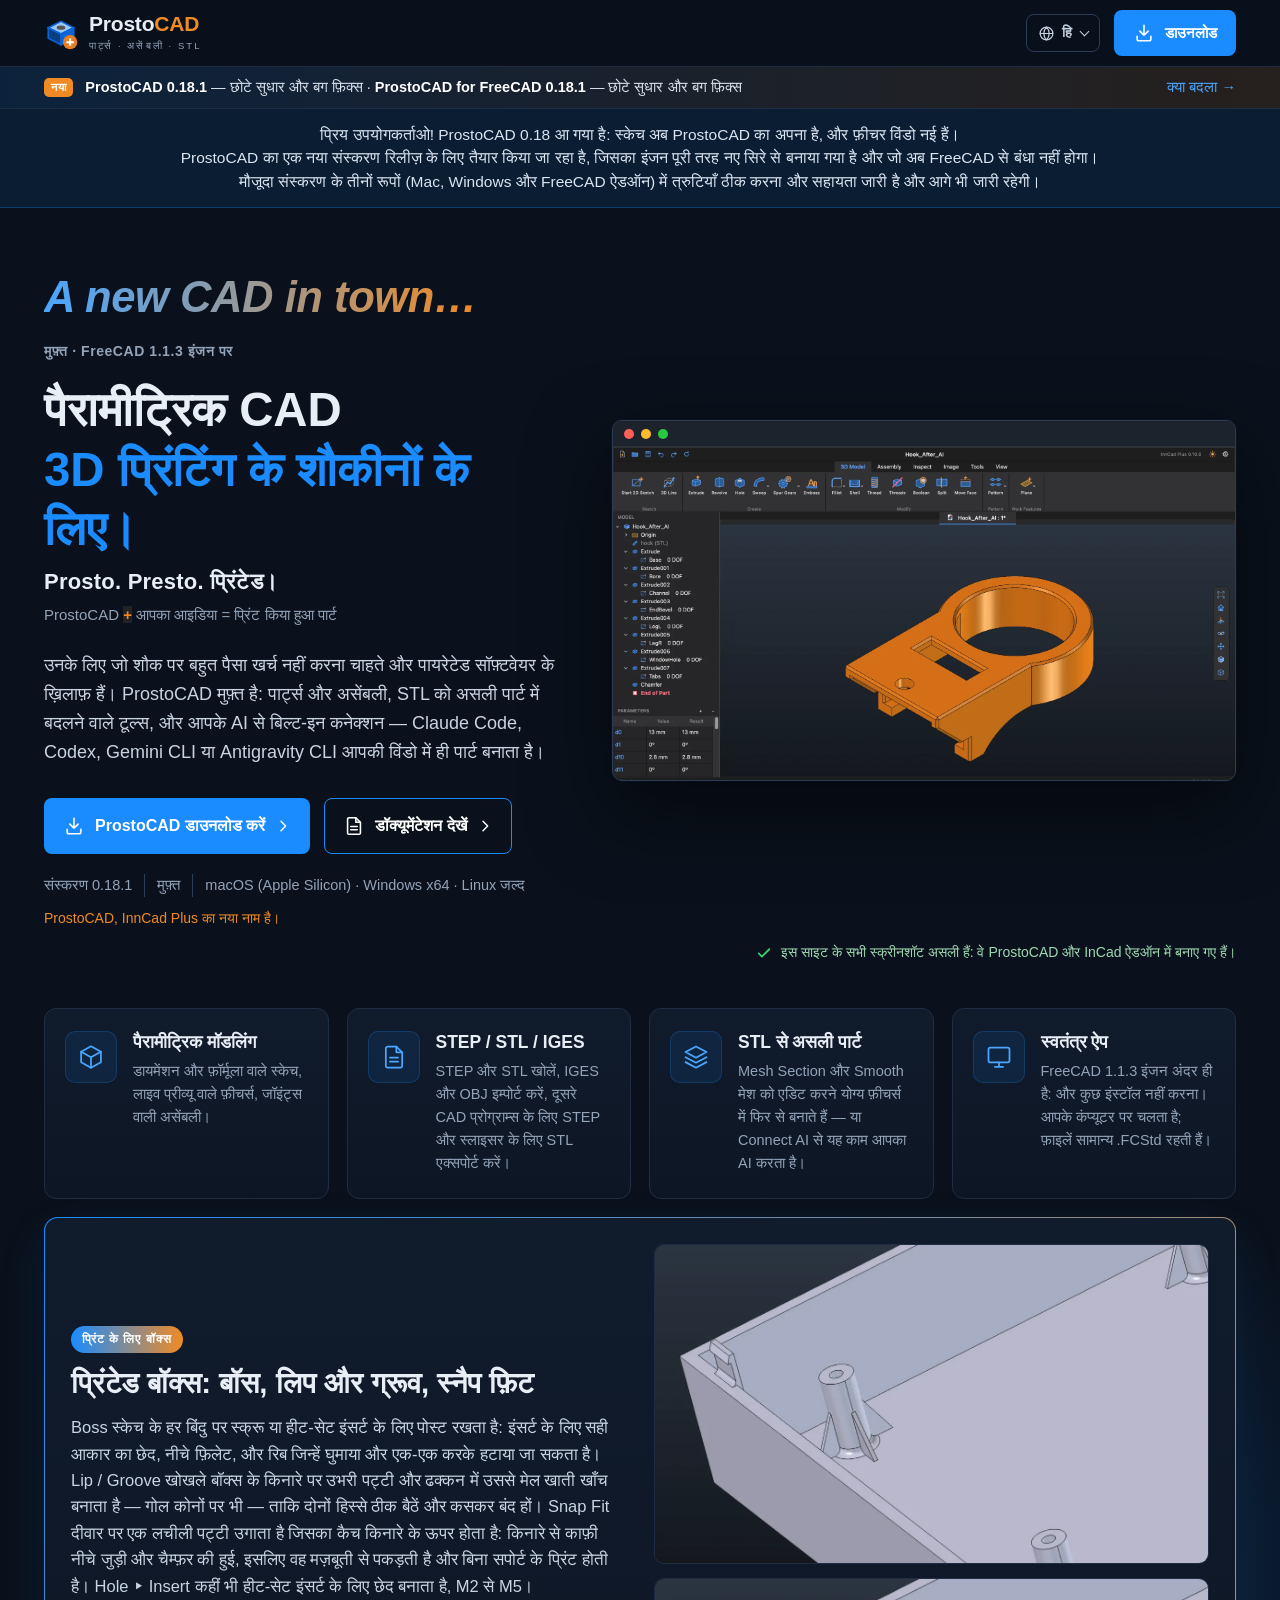
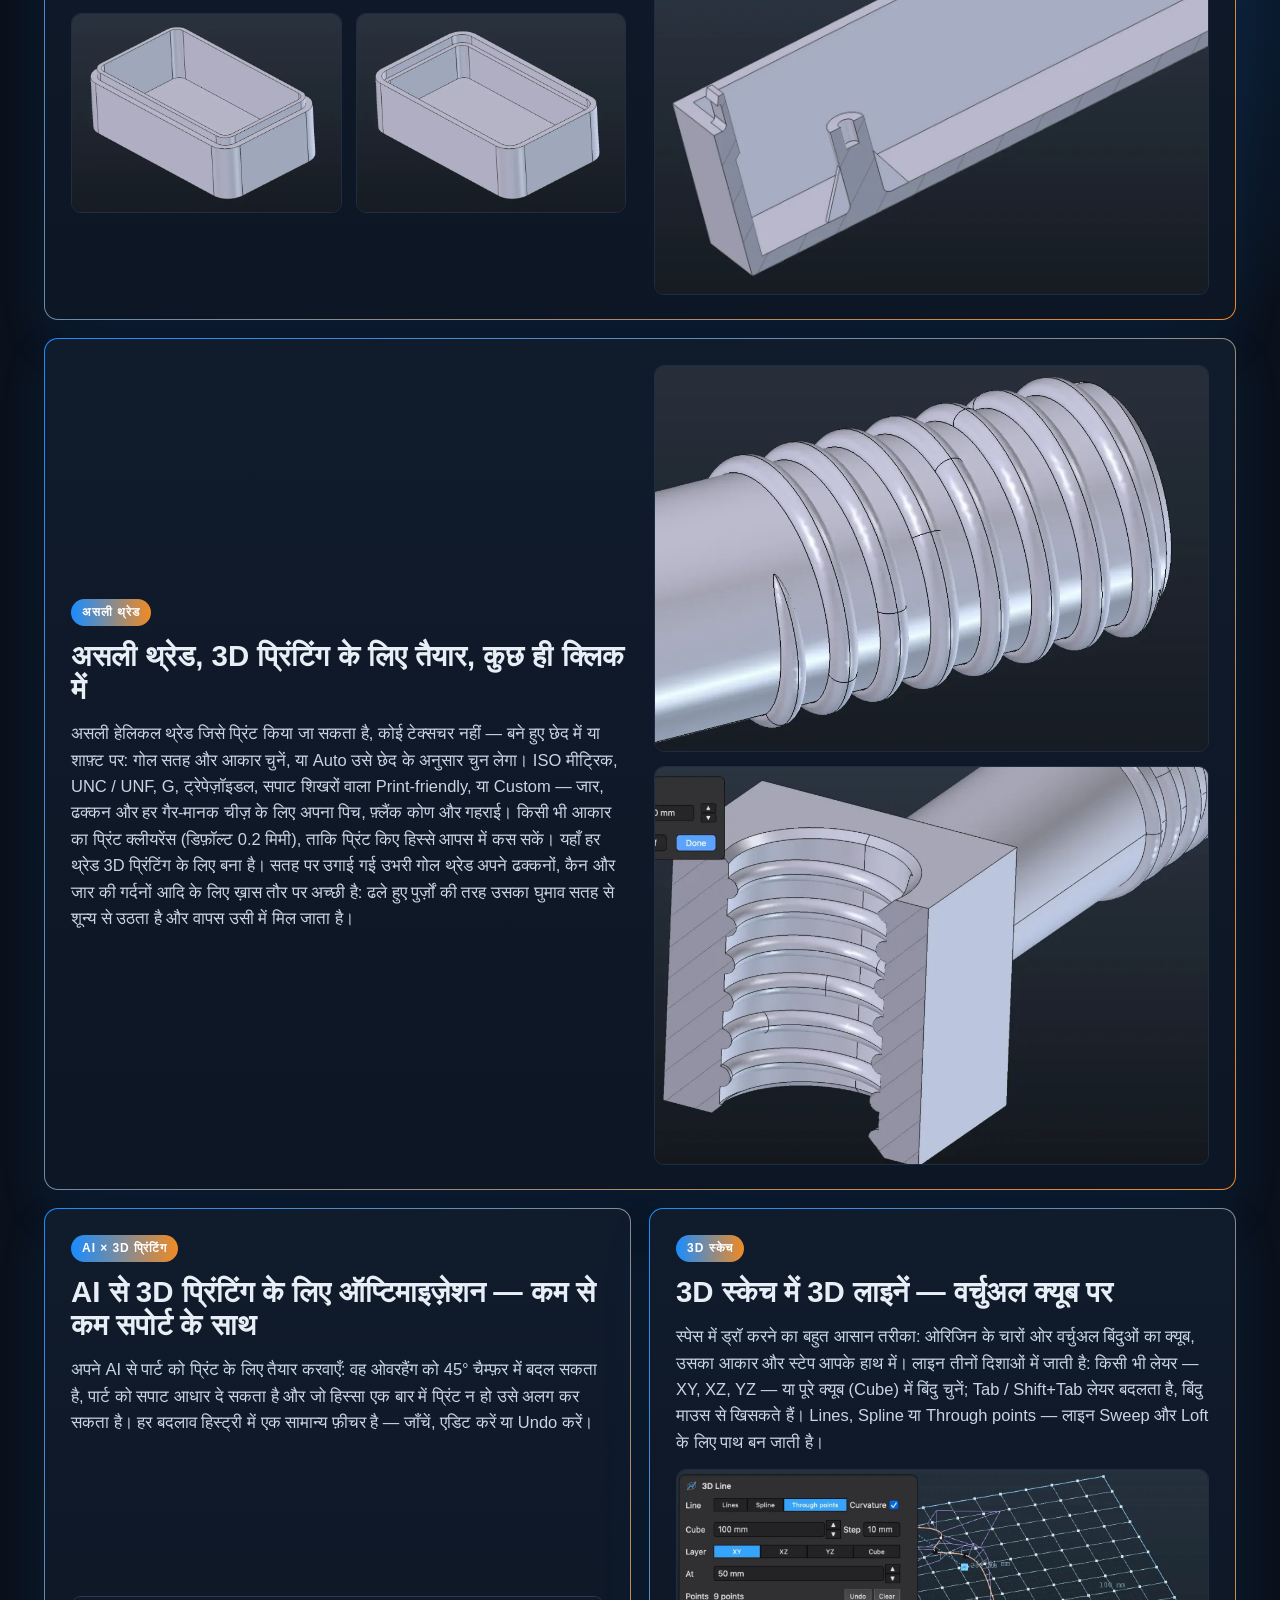
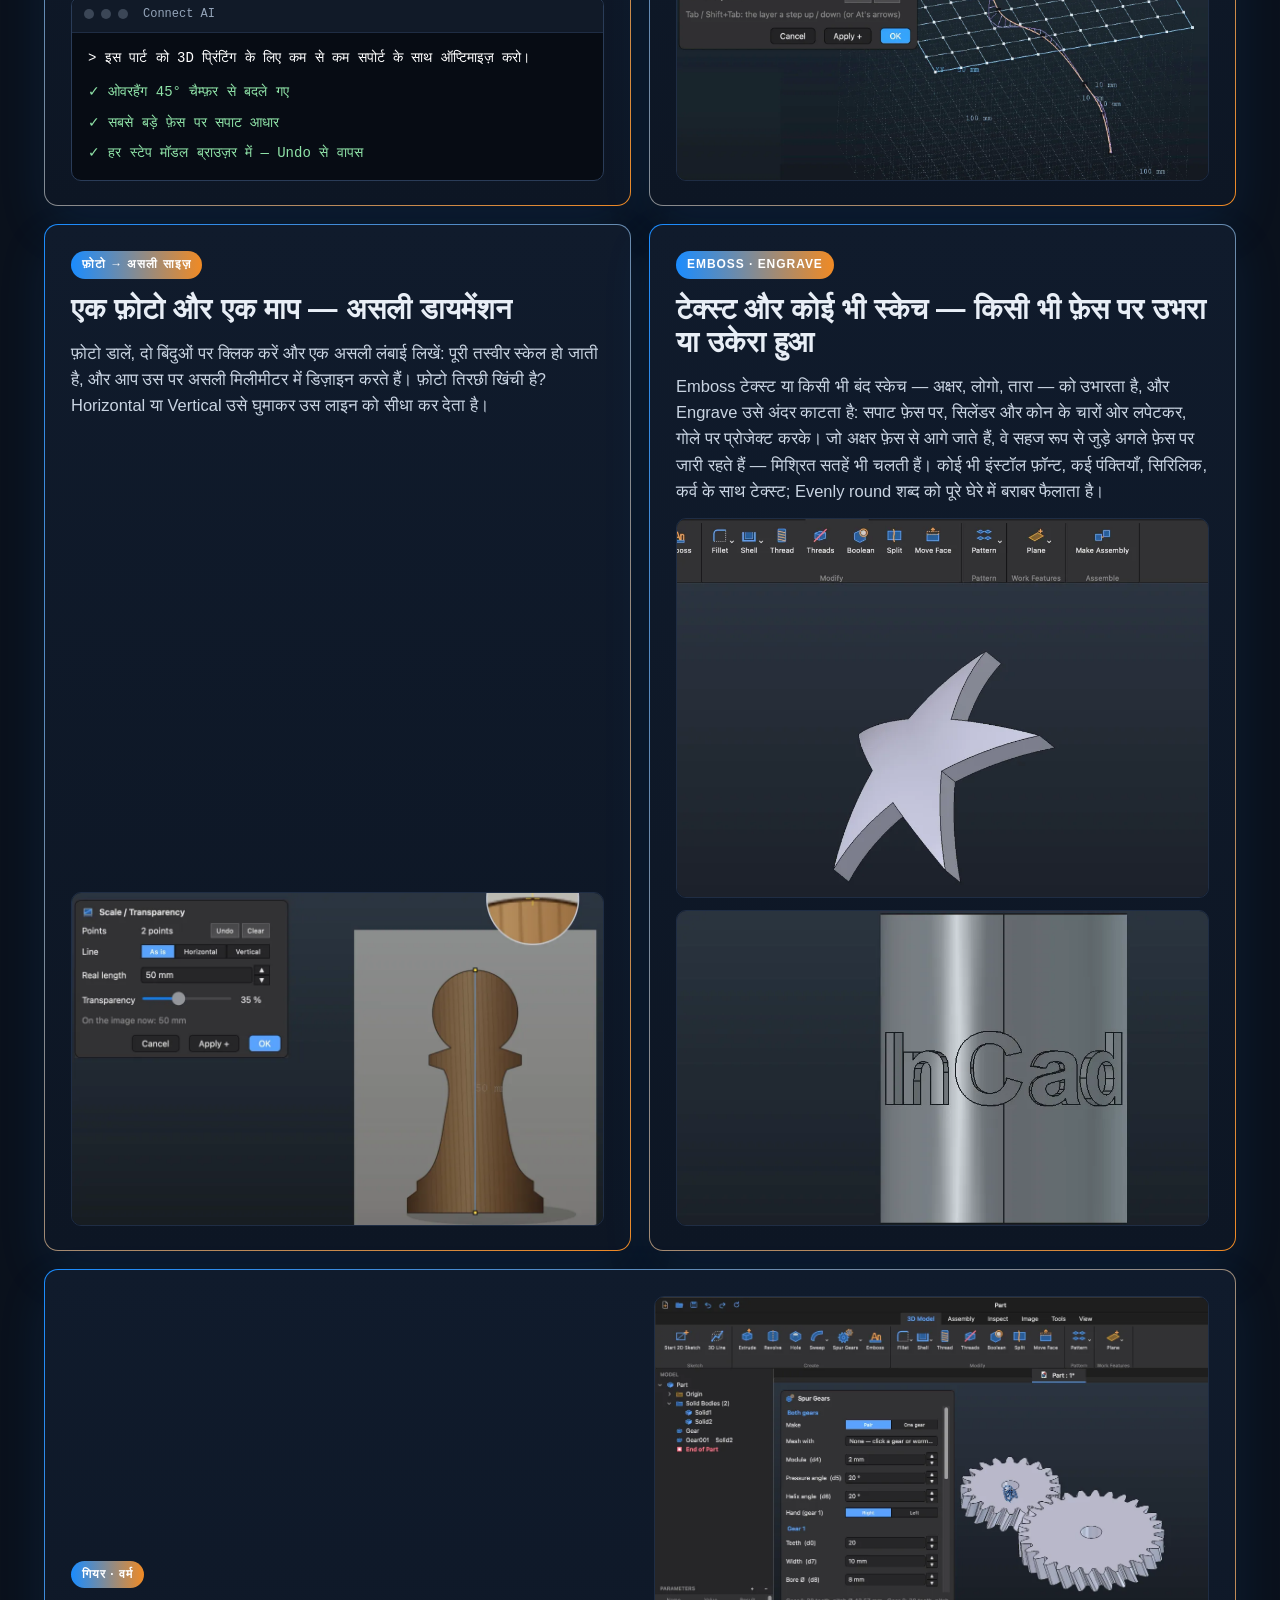
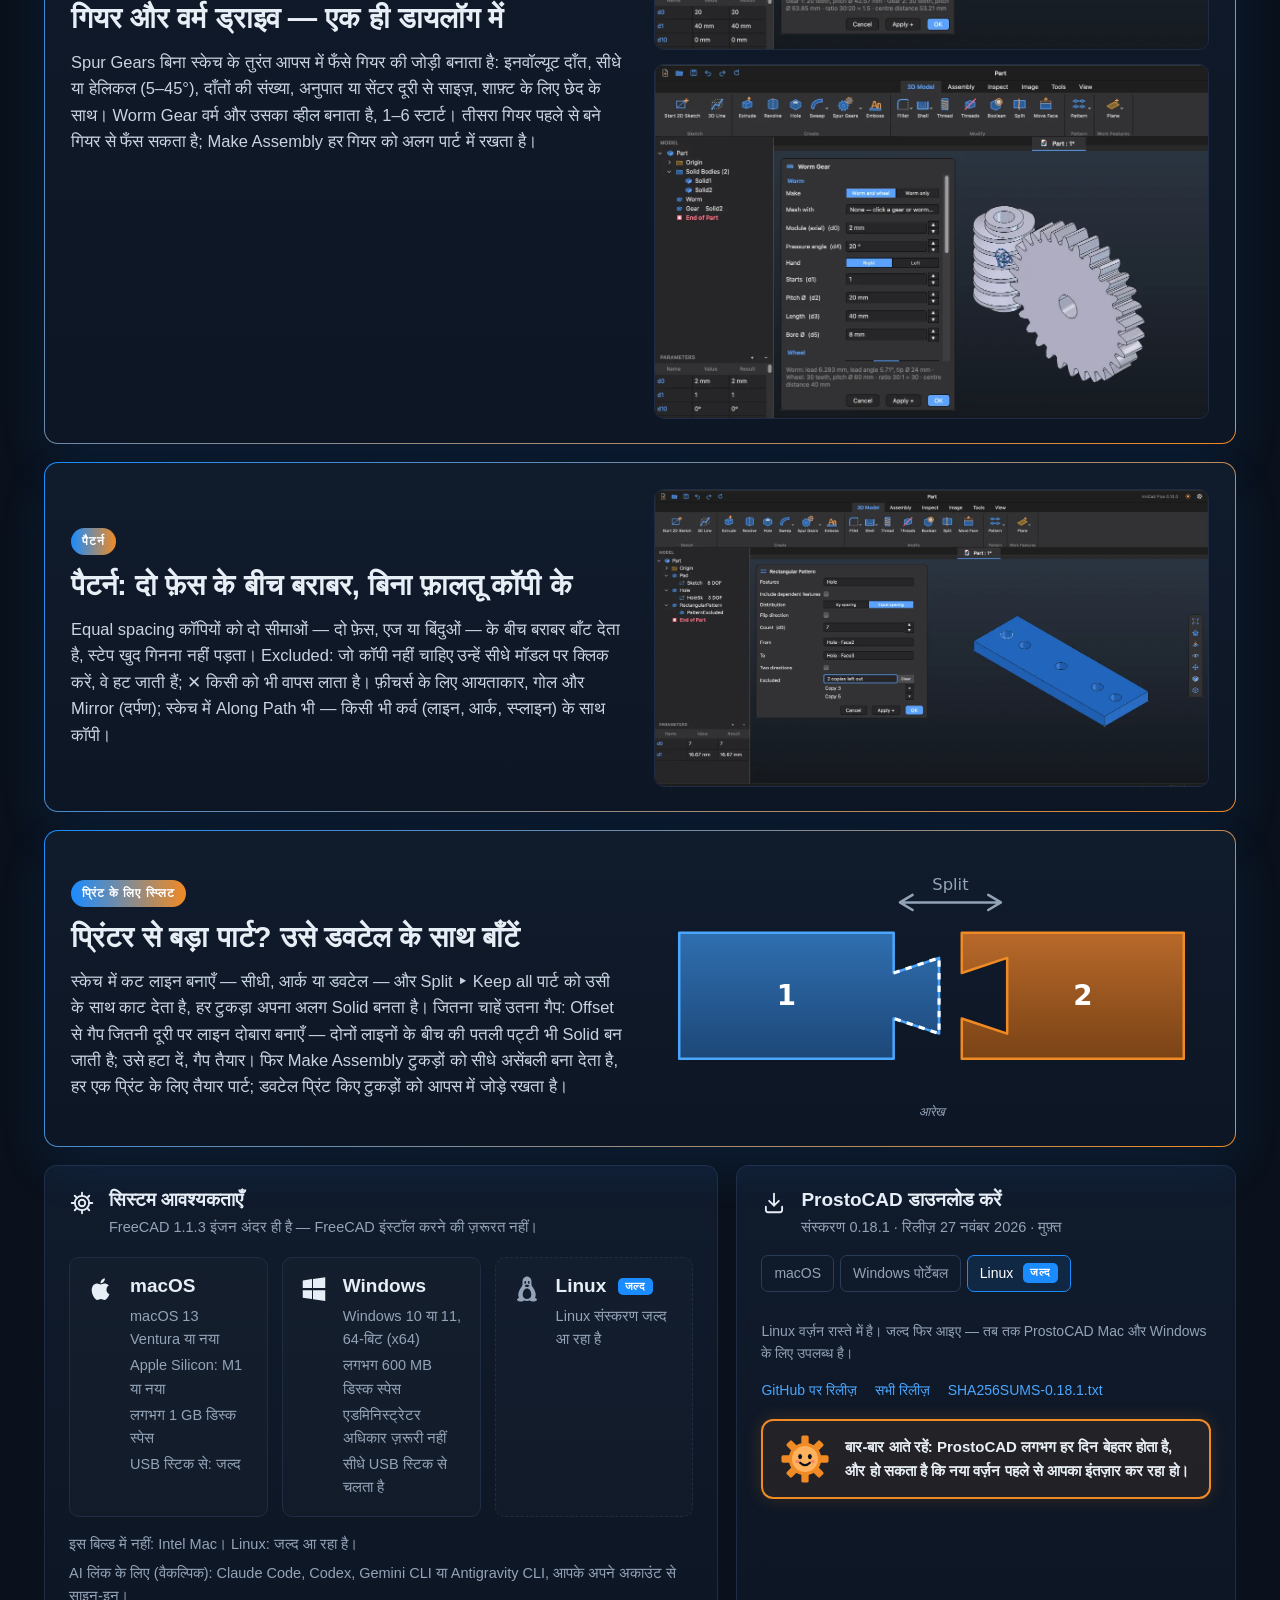
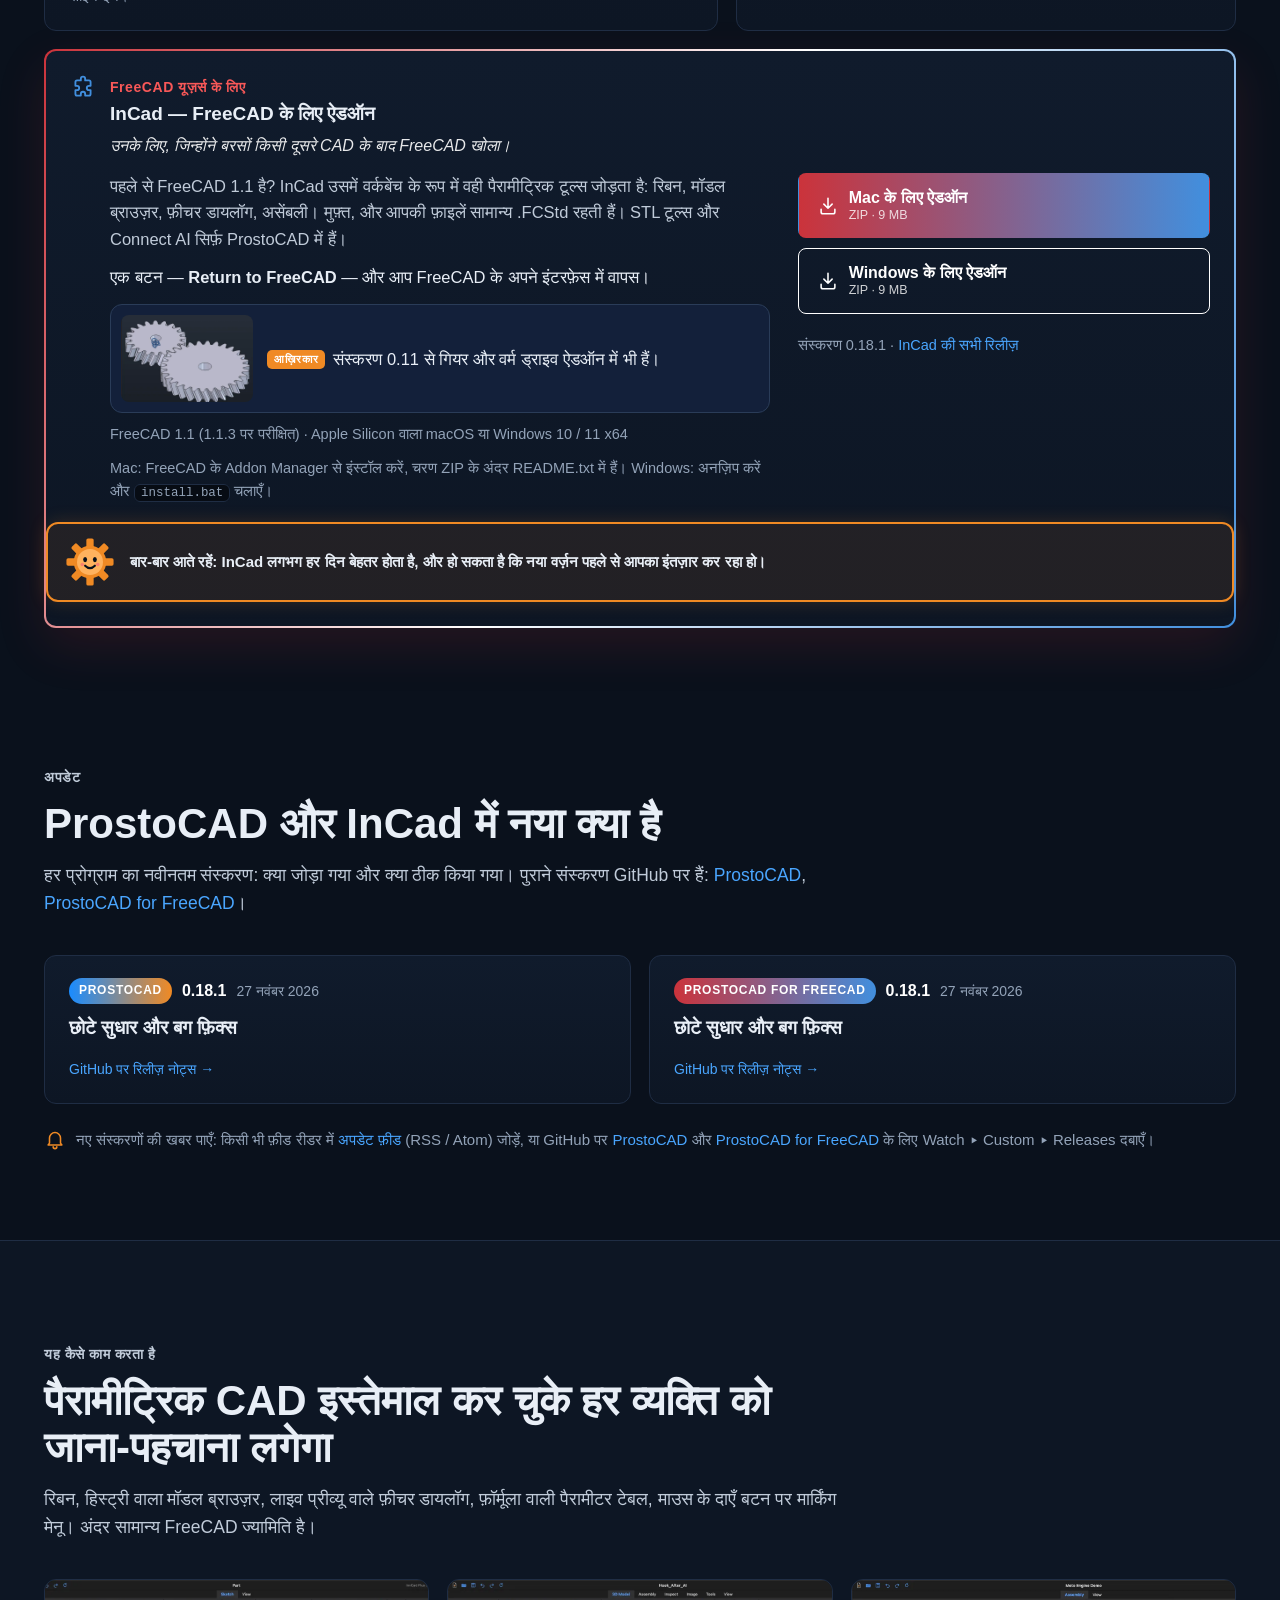
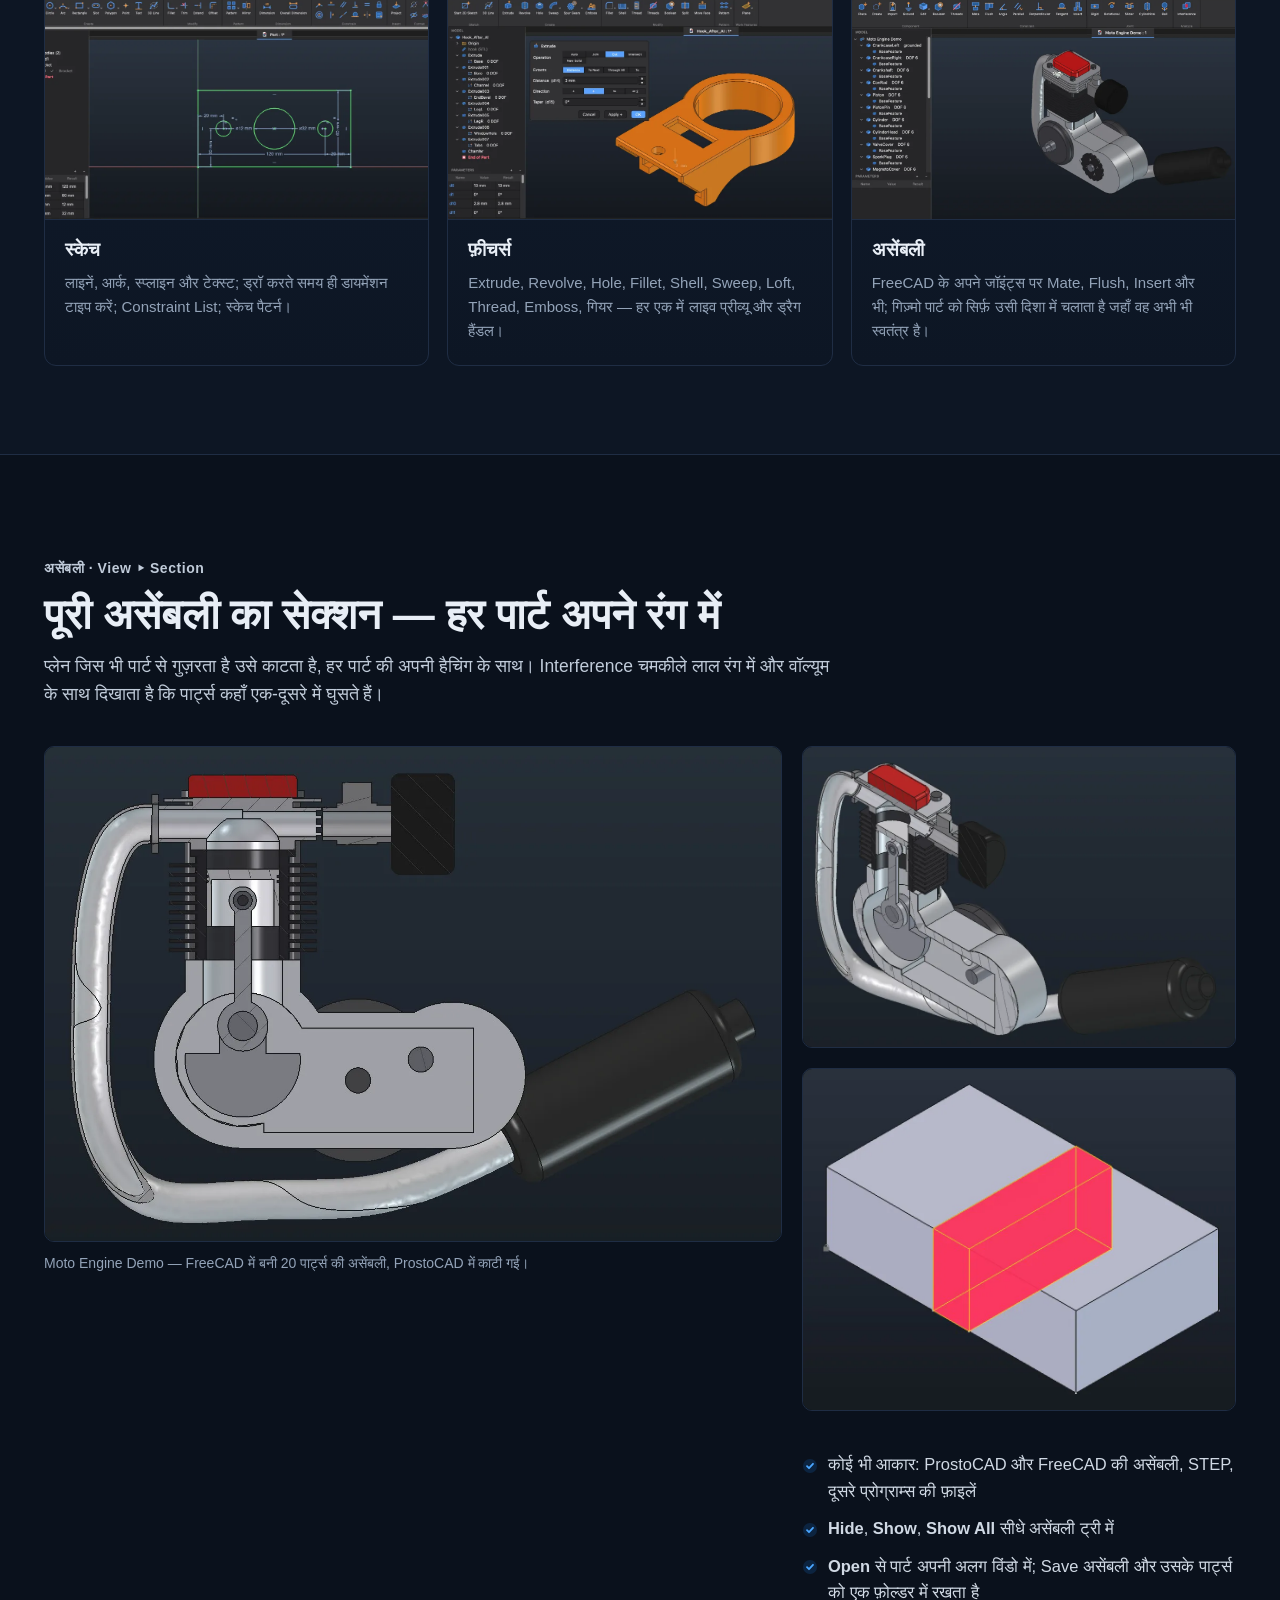
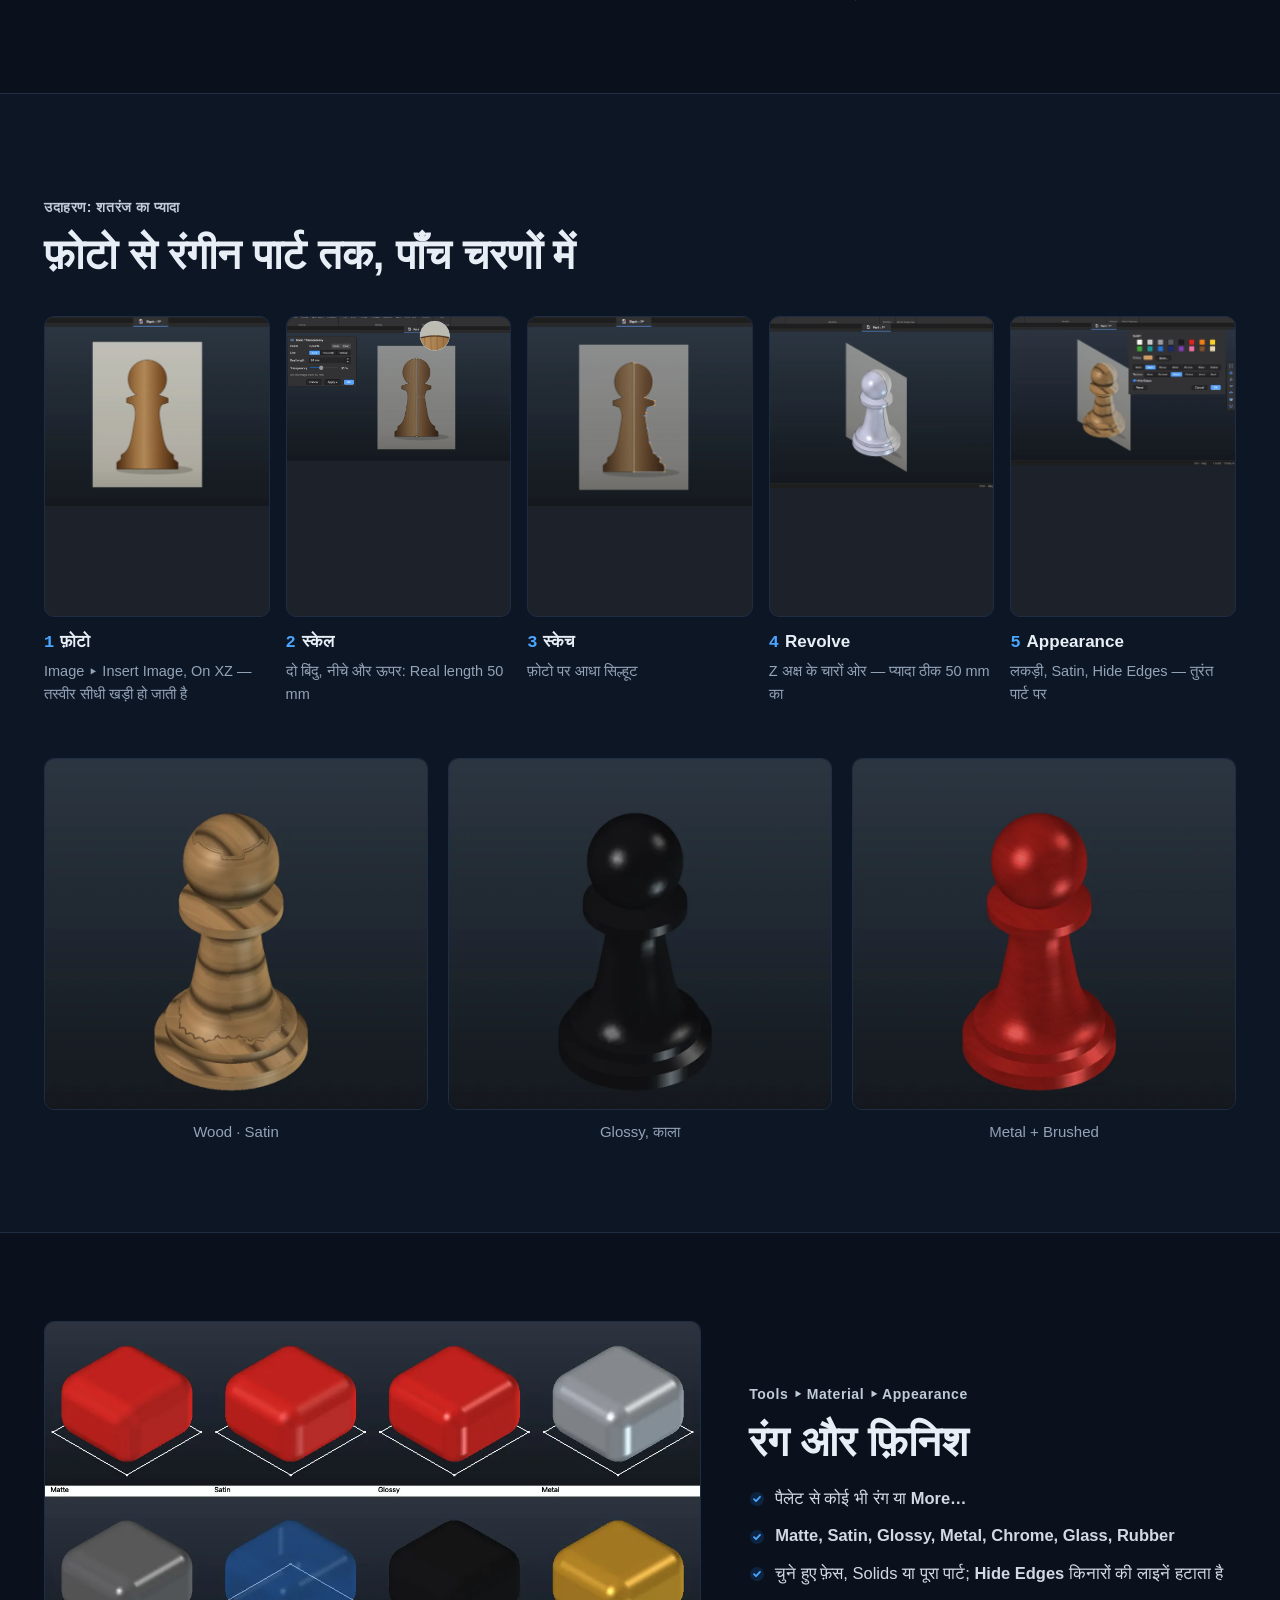
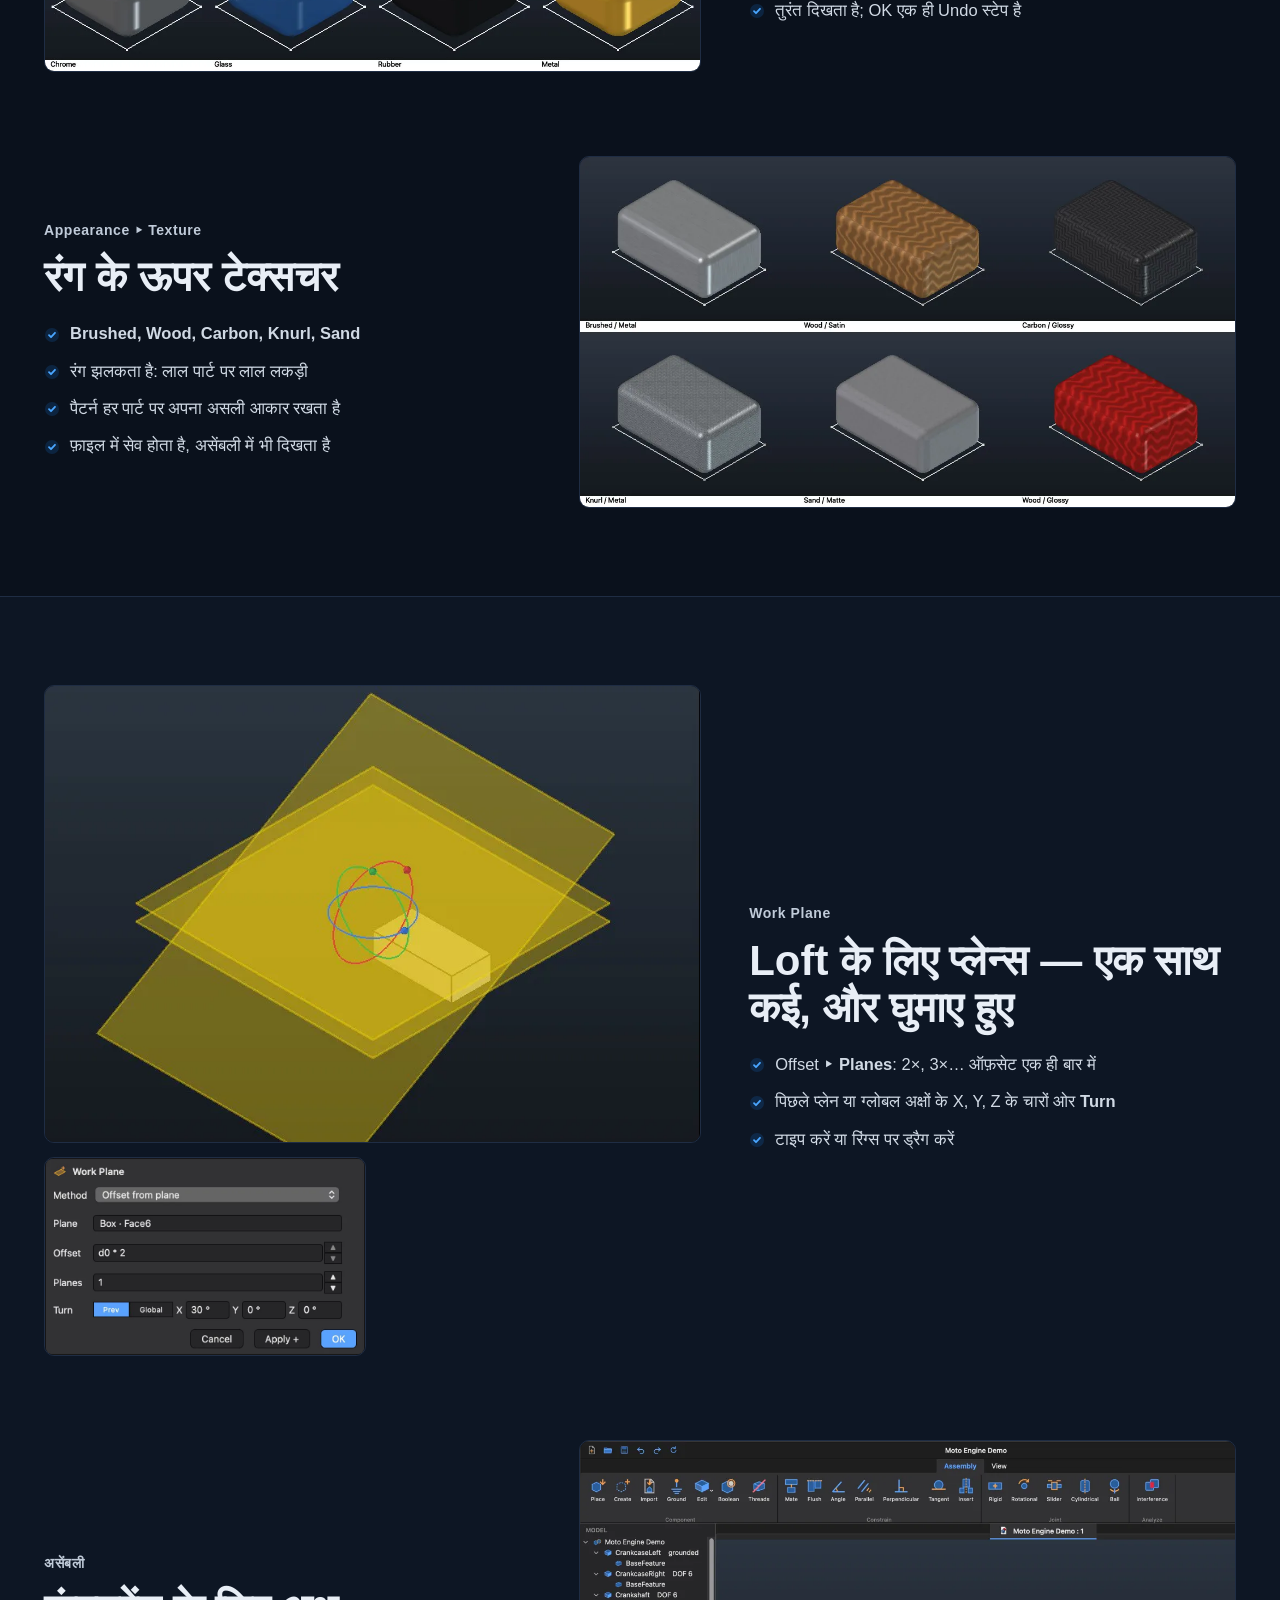
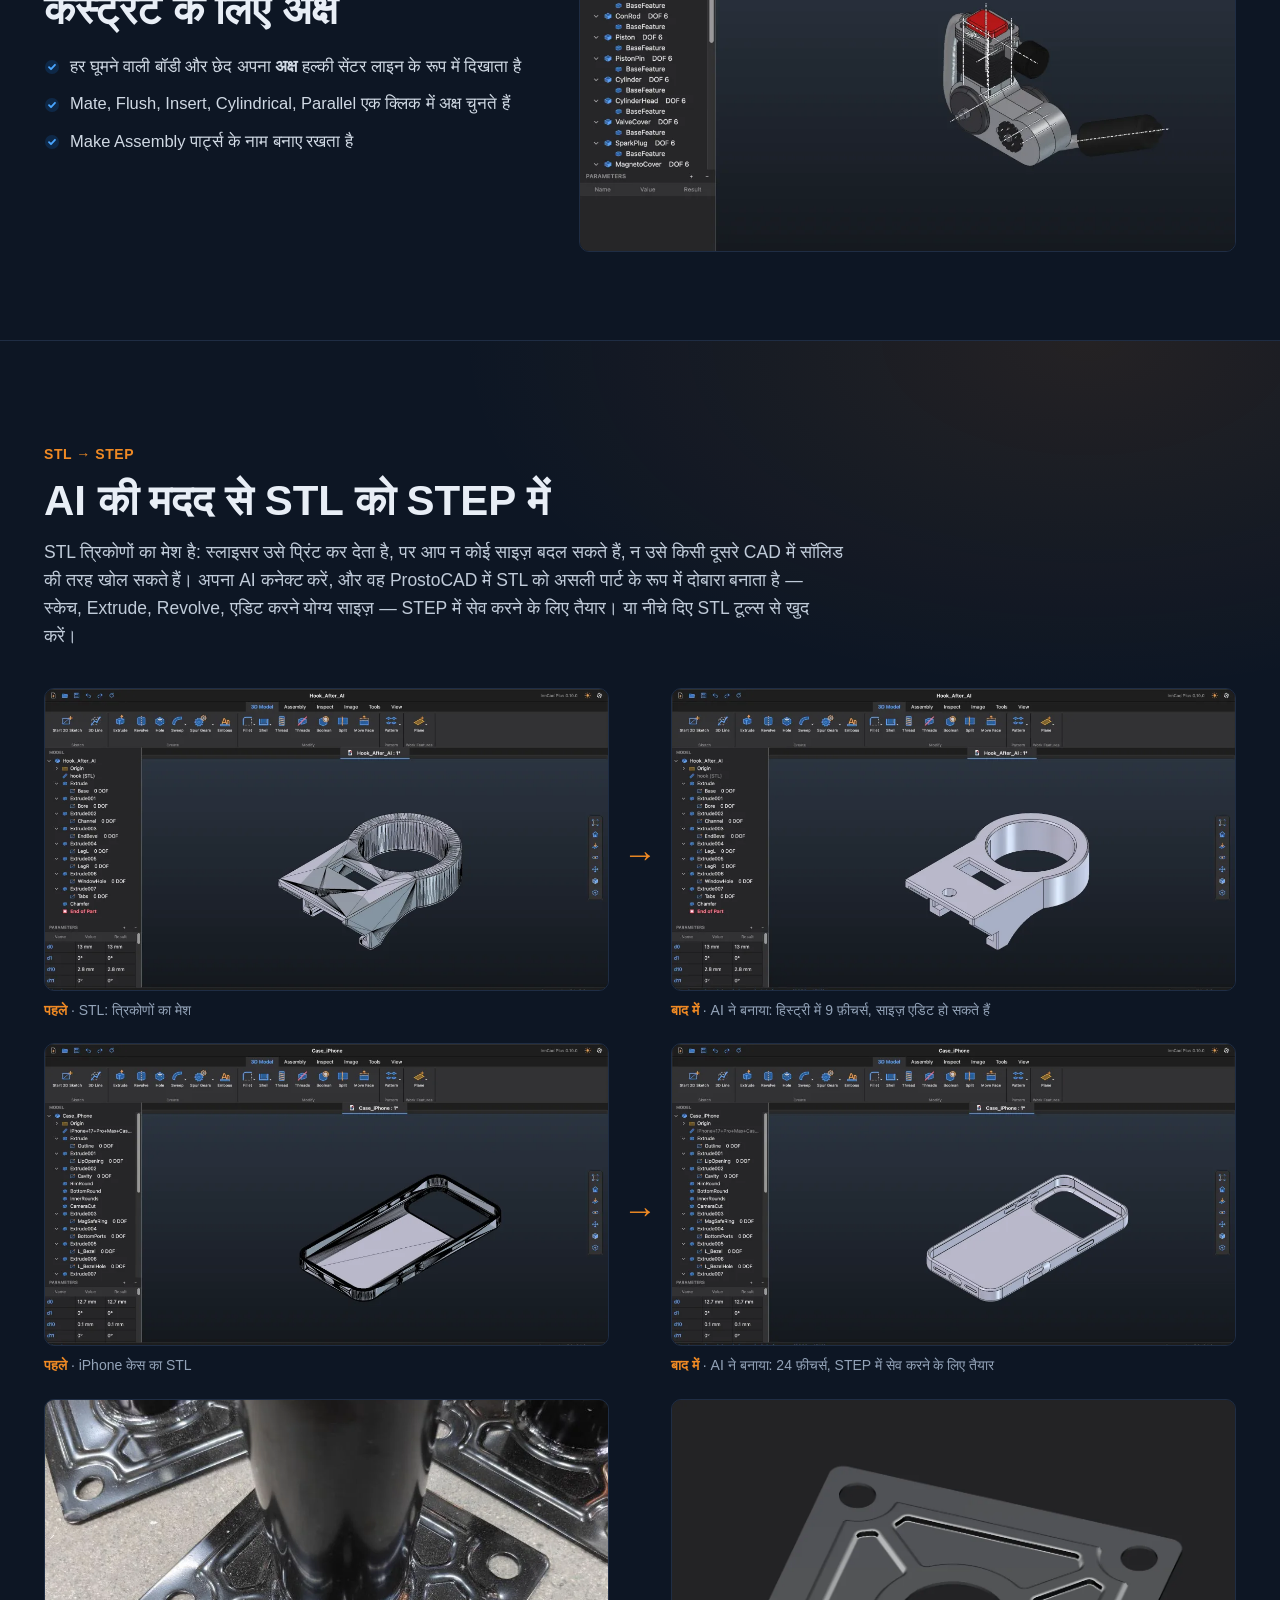
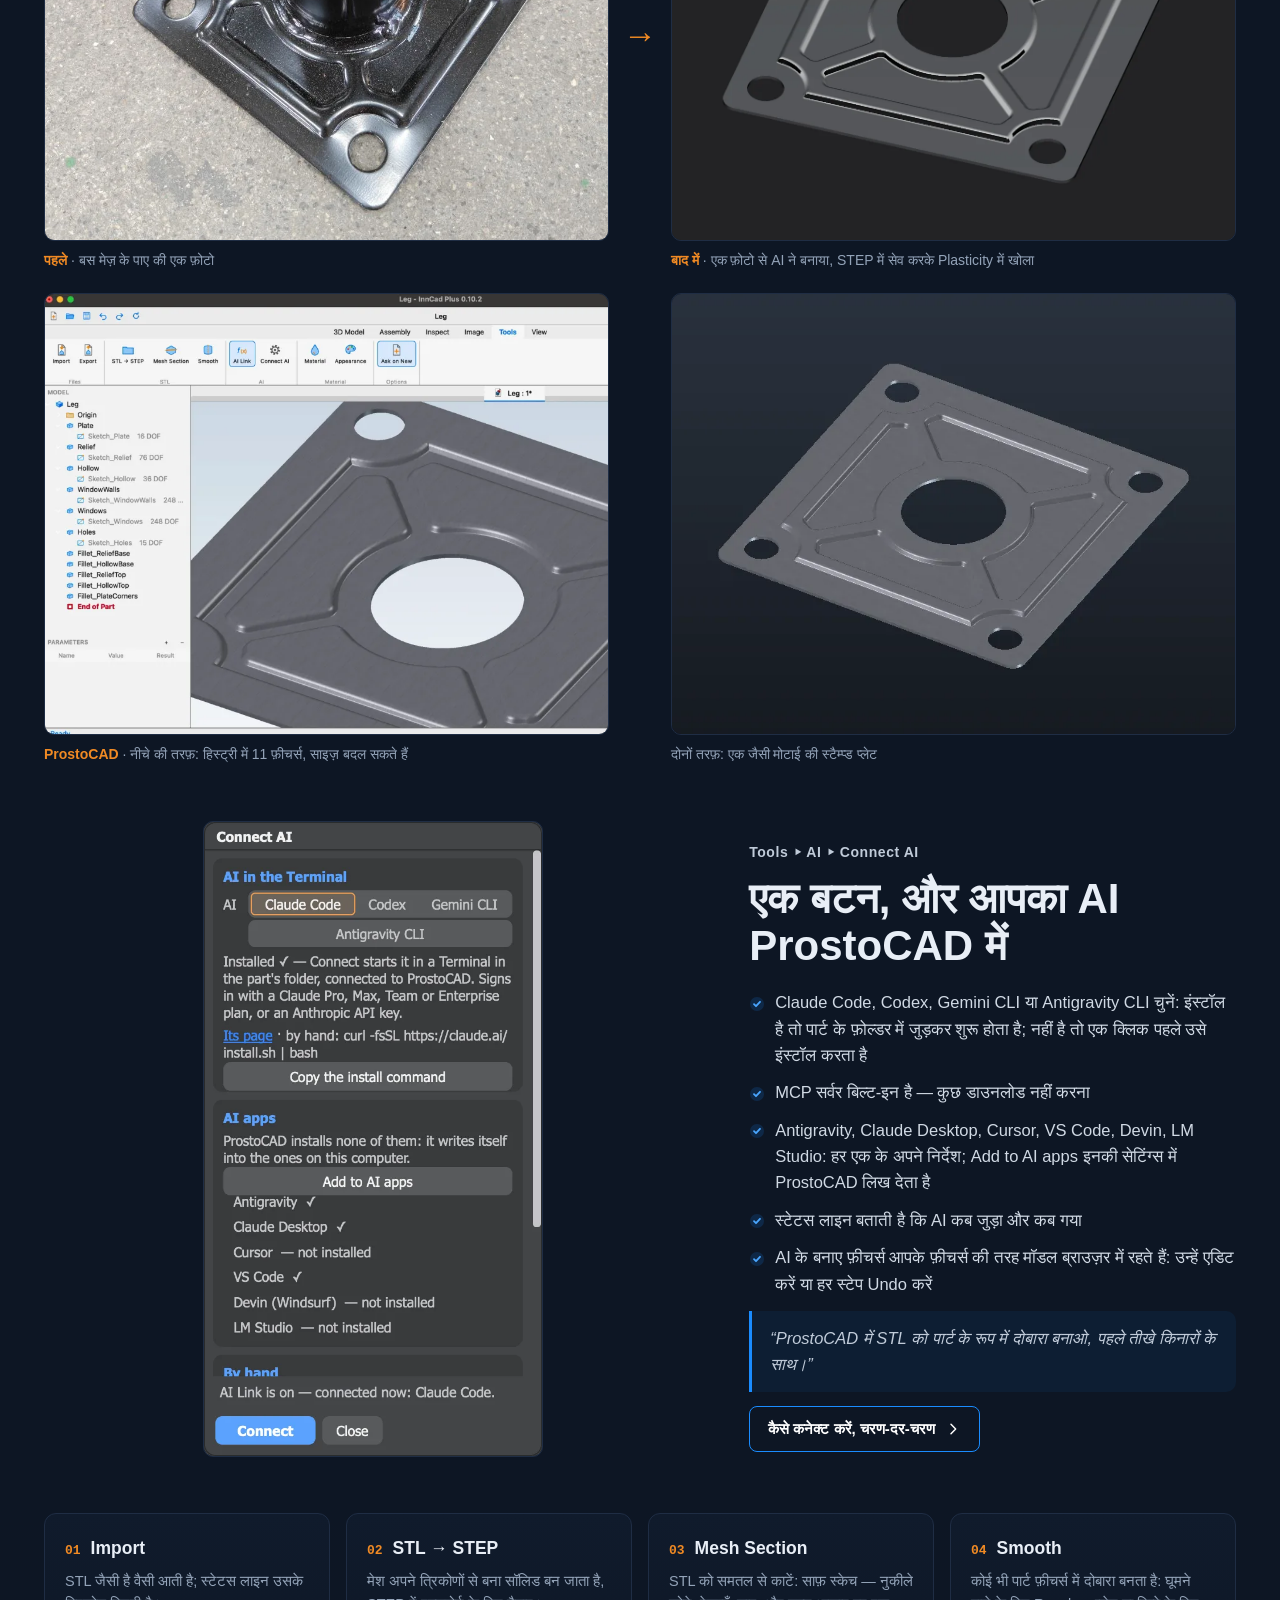
<file: hi/index.html>
<!doctype html>
<html lang="hi">
<head>
<meta charset="utf-8">
<meta name="viewport" content="width=device-width, initial-scale=1">
<title>ProstoCAD — 3D प्रिंटिंग के लिए मुफ़्त पैरामीट्रिक CAD, STL टूल्स और AI के साथ</title>
<meta name="description" content="ProstoCAD: FreeCAD 1.1.3 इंजन पर पैरामीट्रिक पार्ट्स और असेंबली। Mac ऐप और Windows बिल्ड, STL टूल्स और बिल्ट-इन AI लिंक (Claude Code, Codex, Gemini CLI, Antigravity CLI)।">
<meta property="og:title" content="ProstoCAD">
<meta property="og:description" content="ProstoCAD: FreeCAD 1.1.3 इंजन पर पैरामीट्रिक पार्ट्स और असेंबली। Mac ऐप और Windows बिल्ड, STL टूल्स और बिल्ट-इन AI लिंक (Claude Code, Codex, Gemini CLI, Antigravity CLI)।">
<meta property="og:type" content="website">
<meta name="theme-color" content="#0a111c">
<meta name="msvalidate.01" content="499B6EF04BFF810C76A070A973326980">
<link rel="alternate" hreflang="en" href="https://prostocad.com/">
<link rel="alternate" hreflang="ru" href="https://prostocad.com/ru/">
<link rel="alternate" hreflang="de" href="https://prostocad.com/de/">
<link rel="alternate" hreflang="zh-Hans" href="https://prostocad.com/zh/">
<link rel="alternate" hreflang="hi" href="https://prostocad.com/hi/">
<link rel="alternate" hreflang="x-default" href="https://prostocad.com/">
<link rel="canonical" href="https://prostocad.com/hi/">
<link rel="alternate" type="application/atom+xml" href="https://prostocad.com/hi/updates.xml" title="ProstoCAD और InCad — अपडेट">
<meta property="og:url" content="https://prostocad.com/hi/">
<meta property="og:image" content="https://prostocad.com/og.jpg">
<meta name="twitter:card" content="summary_large_image">
<link rel="icon" href="../icon.svg" type="image/svg+xml">
<link rel="stylesheet" href="../style.css?v=0baa9721">
<script>document.documentElement.classList.add("js")</script>
<script data-goatcounter="https://prostocad.goatcounter.com/count" async src="//gc.zgo.at/count.js"></script>
</head>
<body>
<header class="top"><div class="wrap">
  <a class="brand" href="#top"><img src="../icon.svg" alt="" width="34" height="34"><span><strong>Prosto<span>CAD</span></strong><small>पार्ट्स · असेंबली · STL</small></span></a>
  <nav class="links">
    <a href="#features">फ़ीचर्स</a>
    <a href="#updates">अपडेट</a>
    <a href="#docs">डॉक्यूमेंटेशन</a>
    <a href="#requirements">आवश्यकताएँ</a>
    <a href="#addon">FreeCAD ऐडऑन</a>
    <a href="#faq">FAQ</a>
    <a href="#contact">संपर्क</a>
  </nav>
  <div class="right">
    <details class="langmenu"><summary aria-label="Language"><svg class="i" viewBox="0 0 24 24" aria-hidden="true"><circle cx="12" cy="12" r="9"/><path d="M3 12h18M12 3c2.6 2.6 3.8 5.6 3.8 9s-1.2 6.4-3.8 9c-2.6-2.6-3.8-5.6-3.8-9S9.4 5.6 12 3z"/></svg><span>हि</span></summary><div class="menu"><a href="../" data-lang="en" hreflang="en" lang="en">English</a><a href="../ru/" data-lang="ru" hreflang="ru" lang="ru">Русский</a><a href="../de/" data-lang="de" hreflang="de" lang="de">Deutsch</a><a href="../zh/" data-lang="zh" hreflang="zh-Hans" lang="zh-Hans">中文</a><a href="../hi/" data-lang="hi" hreflang="hi" lang="hi" aria-current="true">हिन्दी</a></div></details>
    <a class="btn primary small" href="#download"><svg class="i" viewBox="0 0 24 24" aria-hidden="true"><path d="M12 3.5v11m0 0-4.5-4.5m4.5 4.5 4.5-4.5M4.5 15.5v3a2 2 0 0 0 2 2h11a2 2 0 0 0 2-2v-3"/></svg><span>डाउनलोड</span></a>
  </div>
</div></header>
<div class="newsbar"><div class="wrap"><a href="#updates"><span class="tag-new">नया</span><span class="what"><b>ProstoCAD 0.18.1</b> — छोटे सुधार और बग फ़िक्स · <b>ProstoCAD for FreeCAD 0.18.1</b> — छोटे सुधार और बग फ़िक्स</span><span class="go">क्या बदला →</span></a></div></div>
<div class="notice"><div class="wrap"><p>प्रिय उपयोगकर्ताओ! ProstoCAD 0.18 आ गया है: स्केच अब ProstoCAD का अपना है, और फ़ीचर विंडो नई हैं।<br>ProstoCAD का एक नया संस्करण रिलीज़ के लिए तैयार किया जा रहा है, जिसका इंजन पूरी तरह नए सिरे से बनाया गया है और जो अब FreeCAD से बंधा नहीं होगा।<br>मौजूदा संस्करण के तीनों रूपों (Mac, Windows और FreeCAD ऐडऑन) में त्रुटियाँ ठीक करना और सहायता जारी है और आगे भी जारी रहेगी।</p></div></div>

<main id="top">
<div class="hero"><div class="wrap">
  <div class="grid">
    <div>
      <p class="town">A new CAD in town…</p>
      <p class="mono-kicker">मुफ़्त · FreeCAD 1.1.3 इंजन पर</p>
      <h1>पैरामीट्रिक CAD<span>3D प्रिंटिंग के शौकीनों के लिए।</span></h1>
      <p class="tagline">Prosto. Presto. प्रिंटेड।</p>
      <p class="equation">ProstoCAD <b class='plus'>+</b> आपका आइडिया = प्रिंट किया हुआ पार्ट</p>
      <p class="lead">उनके लिए जो शौक पर बहुत पैसा खर्च नहीं करना चाहते और पायरेटेड सॉफ़्टवेयर के ख़िलाफ़ हैं। ProstoCAD मुफ़्त है: पार्ट्स और असेंबली, STL को असली पार्ट में बदलने वाले टूल्स, और आपके AI से बिल्ट-इन कनेक्शन — Claude Code, Codex, Gemini CLI या Antigravity CLI आपकी विंडो में ही पार्ट बनाता है।</p>
      <div class="cta">
        <a class="btn primary" href="#download"><svg class="i" viewBox="0 0 24 24" aria-hidden="true"><path d="M12 3.5v11m0 0-4.5-4.5m4.5 4.5 4.5-4.5M4.5 15.5v3a2 2 0 0 0 2 2h11a2 2 0 0 0 2-2v-3"/></svg>ProstoCAD डाउनलोड करें<svg class="i chev" viewBox="0 0 24 24" aria-hidden="true"><path d="m9 5 7 7-7 7"/></svg></a>
        <a class="btn outline" href="#docs"><svg class="i" viewBox="0 0 24 24" aria-hidden="true"><path d="M14 3H6.5A1.5 1.5 0 0 0 5 4.5v15A1.5 1.5 0 0 0 6.5 21h11a1.5 1.5 0 0 0 1.5-1.5V8z"/><path d="M14 3v5h5M8.5 12.5h7M8.5 16h7"/></svg>डॉक्यूमेंटेशन देखें<svg class="i chev" viewBox="0 0 24 24" aria-hidden="true"><path d="m9 5 7 7-7 7"/></svg></a>
      </div>
      <p class="meta"><span>संस्करण 0.18.1</span><i></i><span>मुफ़्त</span><i></i><span>macOS (Apple Silicon) · Windows x64 · Linux जल्द</span></p>
      <p class="renamed">ProstoCAD, InnCad Plus का नया नाम है।</p>
    </div>
    <div class="window"><div class="bar"><i></i><i></i><i></i></div><div class=""><a class="zoom" href="../img/hero.webp?v=947d2b0a"><img src="../img/hero.webp?v=947d2b0a" alt="ProstoCAD की विंडो: रिबन, मॉडल ब्राउज़र, पैरामीटर्स और एक पार्ट" width="1800" height="963" loading="lazy" decoding="async"></a></div></div>
  </div>
  <p class="real"><svg class="i" viewBox="0 0 24 24" aria-hidden="true"><path d="M5 12.5l4.2 4.2L19 7"/></svg>इस साइट के सभी स्क्रीनशॉट असली हैं: वे ProstoCAD और InCad ऐडऑन में बनाए गए हैं।</p>

  <div class="feats" id="features">
    <div class="box feat"><div class="ico"><svg class="i" viewBox="0 0 24 24" aria-hidden="true"><path d="M12 2.8 20.5 7.5v9L12 21.2 3.5 16.5v-9z"/><path d="M3.5 7.5 12 12.2l8.5-4.7M12 12.2v9"/></svg></div><div><h3>पैरामीट्रिक मॉडलिंग</h3>
      <p>डायमेंशन और फ़ॉर्मूला वाले स्केच, लाइव प्रीव्यू वाले फ़ीचर्स, जॉइंट्स वाली असेंबली।</p></div></div>
    <div class="box feat"><div class="ico"><svg class="i" viewBox="0 0 24 24" aria-hidden="true"><path d="M14 3H6.5A1.5 1.5 0 0 0 5 4.5v15A1.5 1.5 0 0 0 6.5 21h11a1.5 1.5 0 0 0 1.5-1.5V8z"/><path d="M14 3v5h5M8.5 12.5h7M8.5 16h7"/></svg></div><div><h3>STEP / STL / IGES</h3>
      <p>STEP और STL खोलें, IGES और OBJ इम्पोर्ट करें, दूसरे CAD प्रोग्राम्स के लिए STEP और स्लाइसर के लिए STL एक्सपोर्ट करें।</p></div></div>
    <div class="box feat"><div class="ico"><svg class="i" viewBox="0 0 24 24" aria-hidden="true"><path d="m12 3 9 4.8-9 4.8-9-4.8z"/><path d="m3 12.2 9 4.8 9-4.8M3 16.4l9 4.8 9-4.8"/></svg></div><div><h3>STL से असली पार्ट</h3>
      <p>Mesh Section और Smooth मेश को एडिट करने योग्य फ़ीचर्स में फिर से बनाते हैं — या Connect AI से यह काम आपका AI करता है।</p></div></div>
    <div class="box feat"><div class="ico"><svg class="i" viewBox="0 0 24 24" aria-hidden="true"><rect x="3" y="4" width="18" height="12.5" rx="1.5"/><path d="M8.5 20.5h7M12 16.5v4"/></svg></div><div><h3>स्वतंत्र ऐप</h3>
      <p>FreeCAD 1.1.3 इंजन अंदर ही है: और कुछ इंस्टॉल नहीं करना। आपके कंप्यूटर पर चलता है; फ़ाइलें सामान्य .FCStd रहती हैं।</p></div></div>
  </div>

  <div class="promo">
    <div class="promo-card wide" id="boxes">
      <div>
        <span class="pill">प्रिंट के लिए बॉक्स</span>
        <h2>प्रिंटेड बॉक्स: बॉस, लिप और ग्रूव, स्नैप फ़िट</h2>
        <p>Boss स्केच के हर बिंदु पर स्क्रू या हीट-सेट इंसर्ट के लिए पोस्ट रखता है: इंसर्ट के लिए सही आकार का छेद, नीचे फ़िलेट, और रिब जिन्हें घुमाया और एक-एक करके हटाया जा सकता है। Lip / Groove खोखले बॉक्स के किनारे पर उभरी पट्टी और ढक्कन में उससे मेल खाती खाँच बनाता है — गोल कोनों पर भी — ताकि दोनों हिस्से ठीक बैठें और कसकर बंद हों। Snap Fit दीवार पर एक लचीली पट्टी उगाता है जिसका कैच किनारे के ऊपर होता है: किनारे से काफ़ी नीचे जुड़ी और चैम्फ़र की हुई, इसलिए वह मज़बूती से पकड़ती है और बिना सपोर्ट के प्रिंट होती है। Hole ▸ Insert कहीं भी हीट-सेट इंसर्ट के लिए छेद बनाता है, M2 से M5।</p>
        <div class="pair"><div class="shot"><a class="zoom" href="../img/box_lip.webp?v=bef2b4fd"><img src="../img/box_lip.webp?v=bef2b4fd" alt="गोल कोनों वाला बॉक्स, किनारे पर लिप के साथ" width="800" height="589" loading="lazy" decoding="async"></a></div><div class="shot"><a class="zoom" href="../img/box_groove.webp?v=17261f00"><img src="../img/box_groove.webp?v=17261f00" alt="ढक्कन की खाँच, जिसमें लिप बैठती है" width="800" height="589" loading="lazy" decoding="async"></a></div></div>
      </div>
      <div class="stack"><div class="shot"><a class="zoom" href="../img/box_corner.webp?v=f9072b8d"><img src="../img/box_corner.webp?v=f9072b8d" alt="बॉक्स के अंदर रिब वाले बॉस और एक स्नैप फ़िट" width="1200" height="691" loading="lazy" decoding="async"></a></div><div class="shot"><a class="zoom" href="../img/box_section.webp?v=45c20b37"><img src="../img/box_section.webp?v=45c20b37" alt="काटकर देखें: दीवार पर स्नैप फ़िट, इंसर्ट के छेद वाला बॉस" width="1200" height="684" loading="lazy" decoding="async"></a></div></div>
    </div>
    <div class="promo-card wide">
      <div>
        <span class="pill">असली थ्रेड</span>
      <h2>असली थ्रेड, 3D प्रिंटिंग के लिए तैयार, कुछ ही क्लिक में</h2>
      <p>असली हेलिकल थ्रेड जिसे प्रिंट किया जा सकता है, कोई टेक्सचर नहीं — बने हुए छेद में या शाफ़्ट पर: गोल सतह और आकार चुनें, या Auto उसे छेद के अनुसार चुन लेगा। ISO मीट्रिक, UNC / UNF, G, ट्रेपेज़ॉइडल, सपाट शिखरों वाला Print-friendly, या Custom — जार, ढक्कन और हर गैर-मानक चीज़ के लिए अपना पिच, फ़्लैंक कोण और गहराई। किसी भी आकार का प्रिंट क्लीयरेंस (डिफ़ॉल्ट 0.2 मिमी), ताकि प्रिंट किए हिस्से आपस में कस सकें। यहाँ हर थ्रेड 3D प्रिंटिंग के लिए बना है। सतह पर उगाई गई उभरी गोल थ्रेड अपने ढक्कनों, कैन और जार की गर्दनों आदि के लिए ख़ास तौर पर अच्छी है: ढले हुए पुर्ज़ों की तरह उसका घुमाव सतह से शून्य से उठता है और वापस उसी में मिल जाता है।</p>
      </div>
      <div class="stack"><div class="shot"><a class="zoom" href="../img/thread_grown.webp?v=c962a5ec"><img src="../img/thread_grown.webp?v=c962a5ec" alt="उभरी गोल थ्रेड: उसका रन-आउट सतह से शून्य से उठता है" width="1020" height="710" loading="lazy" decoding="async"></a></div><div class="shot"><a class="zoom" href="../img/thread_hole.webp?v=b5fc63bd"><img src="../img/thread_hole.webp?v=b5fc63bd" alt="छेद में गोल थ्रेड, Section से काटकर दिखाई गई" width="1000" height="718" loading="lazy" decoding="async"></a></div></div>
    </div>
    <div class="promo-card">
      <span class="pill">AI × 3D प्रिंटिंग</span>
      <h2>AI से 3D प्रिंटिंग के लिए ऑप्टिमाइज़ेशन — कम से कम सपोर्ट के साथ</h2>
      <p>अपने AI से पार्ट को प्रिंट के लिए तैयार करवाएँ: वह ओवरहैंग को 45° चैम्फ़र में बदल सकता है, पार्ट को सपाट आधार दे सकता है और जो हिस्सा एक बार में प्रिंट न हो उसे अलग कर सकता है। हर बदलाव हिस्ट्री में एक सामान्य फ़ीचर है — जाँचें, एडिट करें या Undo करें।</p>
      <div class="term"><div class="bar"><i></i><i></i><i></i><span>Connect AI</span></div>
        <p class="you">&gt; इस पार्ट को 3D प्रिंटिंग के लिए कम से कम सपोर्ट के साथ ऑप्टिमाइज़ करो।</p>
        <p>✓ ओवरहैंग 45° चैम्फ़र से बदले गए</p>
        <p>✓ सबसे बड़े फ़ेस पर सपाट आधार</p>
        <p>✓ हर स्टेप मॉडल ब्राउज़र में — Undo से वापस</p>
      </div>
    </div>
    <div class="promo-card">
      <span class="pill">3D स्केच</span>
      <h2>3D स्केच में 3D लाइनें — वर्चुअल क्यूब पर</h2>
      <p>स्पेस में ड्रॉ करने का बहुत आसान तरीका: ओरिजिन के चारों ओर वर्चुअल बिंदुओं का क्यूब, उसका आकार और स्टेप आपके हाथ में। लाइन तीनों दिशाओं में जाती है: किसी भी लेयर — XY, XZ, YZ — या पूरे क्यूब (Cube) में बिंदु चुनें; Tab / Shift+Tab लेयर बदलता है, बिंदु माउस से खिसकते हैं। Lines, Spline या Through points — लाइन Sweep और Loft के लिए पाथ बन जाती है।</p>
      <div class="shot"><a class="zoom" href="../img/line3d_curve.webp?v=f475d377"><img src="../img/line3d_curve.webp?v=f475d377" alt="वर्चुअल क्यूब की अलग-अलग लेयर के बिंदुओं से गुज़रती 3D लाइन" width="1510" height="882" loading="lazy" decoding="async"></a></div>
    </div>
    <div class="promo-card">
      <span class="pill">फ़ोटो → असली साइज़</span>
      <h2>एक फ़ोटो और एक माप — असली डायमेंशन</h2>
      <p>फ़ोटो डालें, दो बिंदुओं पर क्लिक करें और एक असली लंबाई लिखें: पूरी तस्वीर स्केल हो जाती है, और आप उस पर असली मिलीमीटर में डिज़ाइन करते हैं। फ़ोटो तिरछी खिंची है? Horizontal या Vertical उसे घुमाकर उस लाइन को सीधा कर देता है।</p>
      <div class="shot"><a class="zoom" href="../img/photo_scale.webp?v=6fe72c0d"><img src="../img/photo_scale.webp?v=6fe72c0d" alt="दो बिंदुओं और एक असली लंबाई से फ़ोटो का स्केल; Horizontal या Vertical से सीधा करें" width="1100" height="688" loading="lazy" decoding="async"></a></div>
    </div>
    <div class="promo-card">
      <span class="pill">Emboss · Engrave</span>
      <h2>टेक्स्ट और कोई भी स्केच — किसी भी फ़ेस पर उभरा या उकेरा हुआ</h2>
      <p>Emboss टेक्स्ट या किसी भी बंद स्केच — अक्षर, लोगो, तारा — को उभारता है, और Engrave उसे अंदर काटता है: सपाट फ़ेस पर, सिलेंडर और कोन के चारों ओर लपेटकर, गोले पर प्रोजेक्ट करके। जो अक्षर फ़ेस से आगे जाते हैं, वे सहज रूप से जुड़े अगले फ़ेस पर जारी रहते हैं — मिश्रित सतहें भी चलती हैं। कोई भी इंस्टॉल फ़ॉन्ट, कई पंक्तियाँ, सिरिलिक, कर्व के साथ टेक्स्ट; Evenly round शब्द को पूरे घेरे में बराबर फैलाता है।</p>
      <div class="stack"><div class="shot"><a class="zoom" href="../img/star.webp?v=d639d691"><img src="../img/star.webp?v=d639d691" alt="ProstoCAD में बना तारा" width="1000" height="711" loading="lazy" decoding="async"></a></div><div class="shot"><a class="zoom" href="../img/18_emboss.webp?v=5092079f"><img src="../img/18_emboss.webp?v=5092079f" alt="सिलेंडर के चारों ओर उभरा टेक्स्ट" width="900" height="532" loading="lazy" decoding="async"></a></div></div>
    </div>
    <div class="promo-card wide" id="gears">
      <div>
        <span class="pill">गियर · वर्म</span>
      <h2>गियर और वर्म ड्राइव — एक ही डायलॉग में</h2>
      <p>Spur Gears बिना स्केच के तुरंत आपस में फँसे गियर की जोड़ी बनाता है: इनवॉल्यूट दाँत, सीधे या हेलिकल (5–45°), दाँतों की संख्या, अनुपात या सेंटर दूरी से साइज़, शाफ़्ट के लिए छेद के साथ। Worm Gear वर्म और उसका व्हील बनाता है, 1–6 स्टार्ट। तीसरा गियर पहले से बने गियर से फँस सकता है; Make Assembly हर गियर को अलग पार्ट में रखता है।</p>
      </div>
      <div class="stack"><div class="shot"><a class="zoom" href="../img/gears_pair.webp?v=8d746a2d"><img src="../img/gears_pair.webp?v=8d746a2d" alt="Spur Gears डायलॉग और आपस में फँसी हेलिकल गियर जोड़ी" width="1200" height="765" loading="lazy" decoding="async"></a></div><div class="shot"><a class="zoom" href="../img/gears_worm.webp?v=6f53ef30"><img src="../img/gears_worm.webp?v=6f53ef30" alt="Worm Gear डायलॉग, वर्म और उसके व्हील के साथ" width="1200" height="765" loading="lazy" decoding="async"></a></div></div>
    </div>
    <div class="promo-card wide">
      <div>
        <span class="pill">पैटर्न</span>
        <h2>पैटर्न: दो फ़ेस के बीच बराबर, बिना फ़ालतू कॉपी के</h2>
        <p>Equal spacing कॉपियों को दो सीमाओं — दो फ़ेस, एज या बिंदुओं — के बीच बराबर बाँट देता है, स्टेप खुद गिनना नहीं पड़ता। Excluded: जो कॉपी नहीं चाहिए उन्हें सीधे मॉडल पर क्लिक करें, वे हट जाती हैं; ✕ किसी को भी वापस लाता है। फ़ीचर्स के लिए आयताकार, गोल और Mirror (दर्पण); स्केच में Along Path भी — किसी भी कर्व (लाइन, आर्क, स्प्लाइन) के साथ कॉपी।</p>
      </div>
      <div class="shot"><a class="zoom" href="../img/pattern.webp?v=84b6f058"><img src="../img/pattern.webp?v=84b6f058" alt="प्लेट के सिरों के फ़ेस के बीच Equal spacing वाला आयताकार पैटर्न, कॉपी 3 और 5 हटाई गईं" width="1400" height="749" loading="lazy" decoding="async"></a></div>
    </div>
    <div class="promo-card wide">
      <div>
        <span class="pill">प्रिंट के लिए स्प्लिट</span>
        <h2>प्रिंटर से बड़ा पार्ट? उसे डवटेल के साथ बाँटें</h2>
        <p>स्केच में कट लाइन बनाएँ — सीधी, आर्क या डवटेल — और Split ▸ Keep all पार्ट को उसी के साथ काट देता है, हर टुकड़ा अपना अलग Solid बनता है। जितना चाहें उतना गैप: Offset से गैप जितनी दूरी पर लाइन दोबारा बनाएँ — दोनों लाइनों के बीच की पतली पट्टी भी Solid बन जाती है; उसे हटा दें, गैप तैयार। फिर Make Assembly टुकड़ों को सीधे असेंबली बना देता है, हर एक प्रिंट के लिए तैयार पार्ट; डवटेल प्रिंट किए टुकड़ों को आपस में जोड़े रखता है।</p>
      </div>
      <figure class="scheme"><svg class="dovetail" viewBox="0 0 440 190" role="img" aria-label="डवटेल लाइन के साथ दो हिस्सों में बँटा पार्ट">
  <defs><linearGradient id="dtA" x1="0" y1="0" x2="0" y2="1"><stop offset="0" stop-color="#2f6fb0"/><stop offset="1" stop-color="#1d4778"/></linearGradient>
  <linearGradient id="dtB" x1="0" y1="0" x2="0" y2="1"><stop offset="0" stop-color="#b8692a"/><stop offset="1" stop-color="#7a4316"/></linearGradient></defs>
  <path d="M20 60 L190 60 L190 92 L226 80 L226 140 L190 128 L190 160 L20 160 Z" fill="url(#dtA)" stroke="#4aa6ff" stroke-width="2" stroke-linejoin="round"/>
  <path d="M244 60 L420 60 L420 160 L244 160 L244 128 L280 140 L280 80 L244 92 Z" fill="url(#dtB)" stroke="#f08a24" stroke-width="2" stroke-linejoin="round"/>
  <path d="M190 92 L226 80 L226 140 L190 128" fill="none" stroke="#fff" stroke-width="2.5" stroke-dasharray="5 5"/>
  <text x="105" y="117" fill="#fff" font-size="22" font-weight="700" text-anchor="middle" font-family="system-ui, sans-serif">1</text>
  <text x="340" y="117" fill="#fff" font-size="22" font-weight="700" text-anchor="middle" font-family="system-ui, sans-serif">2</text>
  <path d="M195 36 H275 M195 36 l10 -6 M195 36 l10 6 M275 36 l-10 -6 M275 36 l-10 6" stroke="#93a3b8" stroke-width="2" fill="none" stroke-linecap="round"/>
  <text x="235" y="26" fill="#93a3b8" font-size="13" text-anchor="middle" font-family="system-ui, sans-serif">Split</text>
</svg>
        <figcaption>आरेख</figcaption></figure>
    </div>
  </div>

  <div class="pair2">
    <div class="box req" id="requirements">
      <div class="boxhead"><svg class="i" viewBox="0 0 24 24" aria-hidden="true"><circle cx="12" cy="12" r="3"/><circle cx="12" cy="12" r="6.6"/><path d="M12 2.5v2.9M12 18.6v2.9M21.5 12h-2.9M5.4 12H2.5M18.7 5.3l-2 2M7.3 16.7l-2 2M18.7 18.7l-2-2M7.3 7.3l-2-2"/></svg><div><h3>सिस्टम आवश्यकताएँ</h3>
        <p>FreeCAD 1.1.3 इंजन अंदर ही है — FreeCAD इंस्टॉल करने की ज़रूरत नहीं।</p></div></div>
      <div class="oss">
        <div class="osr"><svg viewBox="0 0 24 24" aria-hidden="true"><path d="M16.37 12.6c-.02-2.2 1.8-3.26 1.88-3.31-1.03-1.5-2.62-1.7-3.18-1.73-1.35-.14-2.64.8-3.33.8-.69 0-1.74-.78-2.86-.76-1.47.02-2.83.86-3.59 2.17-1.53 2.66-.39 6.6 1.1 8.75.73 1.05 1.6 2.24 2.73 2.2 1.1-.05 1.51-.71 2.84-.71 1.32 0 1.7.71 2.86.69 1.18-.02 1.93-1.07 2.65-2.13.84-1.22 1.18-2.4 1.2-2.46-.03-.01-2.3-.88-2.3-3.51zM14.19 6.15c.6-.73 1.01-1.75.9-2.76-.87.04-1.92.58-2.54 1.31-.56.64-1.05 1.67-.92 2.66.97.08 1.96-.49 2.56-1.21z"/></svg><div><h3>macOS</h3><ul>
          <li>macOS 13 Ventura या नया</li><li>Apple Silicon: M1 या नया</li><li>लगभग 1 GB डिस्क स्पेस</li><li>USB स्टिक से: जल्द</li></ul></div></div>
        <div class="osr"><svg viewBox="0 0 24 24" aria-hidden="true"><path d="M3 5.1 10.4 4v7.2H3V5.1zm0 13.8 7.4 1.1v-7.1H3v6zm8.2 1.2L21 21.5v-8.6h-9.8v7.2zM11.2 3.9v7.3H21V2.5l-9.8 1.4z"/></svg><div><h3>Windows</h3><ul>
          <li>Windows 10 या 11, 64-बिट (x64)</li><li>लगभग 600 MB डिस्क स्पेस</li><li>एडमिनिस्ट्रेटर अधिकार ज़रूरी नहीं</li><li>सीधे USB स्टिक से चलता है</li></ul></div></div>
        <div class="osr soon"><svg viewBox="0 0 24 24" aria-hidden="true"><path fill-rule="evenodd" d="M12 2c-2.2 0-3.6 1.8-3.6 4.3 0 1.3.3 2.2-.6 3.6C6.6 11.8 5 14 5 16.6c0 .9.2 1.7.6 2.4-.9.4-1.6 1-1.6 1.6 0 .9 1.6 1.4 3.4 1.4 1 0 1.8-.3 2.3-.8.7.2 1.5.3 2.3.3s1.6-.1 2.3-.3c.5.5 1.3.8 2.3.8 1.8 0 3.4-.5 3.4-1.4 0-.6-.7-1.2-1.6-1.6.4-.7.6-1.5.6-2.4 0-2.6-1.6-4.8-2.8-6.7-.9-1.4-.6-2.3-.6-3.6C15.6 3.8 14.2 2 12 2zm-1.4 3.6c.4 0 .7.5.7 1.1s-.3 1.1-.7 1.1-.7-.5-.7-1.1.3-1.1.7-1.1zm2.8 0c.4 0 .7.5.7 1.1s-.3 1.1-.7 1.1-.7-.5-.7-1.1.3-1.1.7-1.1zM12 8.6c.9 0 1.8.4 1.8.8s-.9 1-1.8 1-1.8-.6-1.8-1 .9-.8 1.8-.8zm0 3c2 0 3.4 2.2 3.4 4.7S14 20 12 20s-3.4-1.2-3.4-3.7S10 11.6 12 11.6z"/></svg><div><h3>Linux <span class="tag-soon">जल्द</span></h3><ul>
          <li>Linux संस्करण जल्द आ रहा है</li></ul></div></div>
      </div>
      <div class="foot">
        <p>इस बिल्ड में नहीं: Intel Mac। Linux: जल्द आ रहा है।</p>
        <p>AI लिंक के लिए (वैकल्पिक): Claude Code, Codex, Gemini CLI या Antigravity CLI, आपके अपने अकाउंट से साइन-इन।</p>
      </div>
    </div>

    <div class="box dlbox" id="download">
      <div class="boxhead"><svg class="i" viewBox="0 0 24 24" aria-hidden="true"><path d="M12 3.5v11m0 0-4.5-4.5m4.5 4.5 4.5-4.5M4.5 15.5v3a2 2 0 0 0 2 2h11a2 2 0 0 0 2-2v-3"/></svg><div><h3>ProstoCAD डाउनलोड करें</h3>
        <p>संस्करण 0.18.1 · रिलीज़ 27 नवंबर 2026 · मुफ़्त</p></div></div>
      <div class="tabs" role="tablist">
        <button type="button" role="tab" data-pf="pf-mac">macOS</button>
        <button type="button" role="tab" data-pf="pf-zip">Windows पोर्टेबल</button>
        <button type="button" role="tab" data-pf="pf-linux">Linux <span class="tag-soon">जल्द</span></button>
      </div>
      <div class="pf" id="pf-mac"><h4>macOS</h4>
        <a class="btn primary" href="https://github.com/Igr11/ProstoCAD-releases/releases/download/v0.18.1/ProstoCAD-0.18.1-macos-arm64.dmg" data-goatcounter-click="download-mac" data-goatcounter-title="ProstoCAD-0.18.1-macos-arm64.dmg"><svg class="i" viewBox="0 0 24 24" aria-hidden="true"><path d="M12 3.5v11m0 0-4.5-4.5m4.5 4.5 4.5-4.5M4.5 15.5v3a2 2 0 0 0 2 2h11a2 2 0 0 0 2-2v-3"/></svg>Mac के लिए डाउनलोड करें</a>
        <p class="file">ProstoCAD-0.18.1-macos-arm64.dmg · 201 MB</p>
        <div class="sha"><div><small>SHA-256</small><code>eabcd254b99dbcb20bab604482cc96e374b2c5730633ffcf22100a31c24bc0ee</code></div>
          <button class="copy" type="button" data-copy="eabcd254b99dbcb20bab604482cc96e374b2c5730633ffcf22100a31c24bc0ee" data-ok="कॉपी हो गया" aria-label="SHA-256 कॉपी करें"><svg class="i" viewBox="0 0 24 24" aria-hidden="true"><rect x="8.5" y="8.5" width="11.5" height="11.5" rx="2"/><path d="M15.5 8.5V5.5A1.5 1.5 0 0 0 14 4H5.5A1.5 1.5 0 0 0 4 5.5V14a1.5 1.5 0 0 0 1.5 1.5h3"/></svg></button></div>
        <p class="note">ProstoCAD.app को Applications फ़ोल्डर में खींचें। पहली बार macOS पुष्टि माँगता है: <a href="#faq-mac">Open Anyway</a>।</p></div>
      <div class="pf" id="pf-zip"><h4>Windows पोर्टेबल</h4>
        <a class="btn primary" href="https://github.com/Igr11/ProstoCAD-releases/releases/download/v0.18.1/ProstoCAD-0.18.1-windows-x64.zip" data-goatcounter-click="download-win" data-goatcounter-title="ProstoCAD-0.18.1-windows-x64.zip"><svg class="i" viewBox="0 0 24 24" aria-hidden="true"><path d="M12 3.5v11m0 0-4.5-4.5m4.5 4.5 4.5-4.5M4.5 15.5v3a2 2 0 0 0 2 2h11a2 2 0 0 0 2-2v-3"/></svg>Windows पोर्टेबल डाउनलोड करें</a>
        <p class="file">ProstoCAD-0.18.1-windows-x64.zip · 214 MB</p>
        <div class="sha"><div><small>SHA-256</small><code>dde8f9e6939f28066a450ba5a0ae8633e41f757bef9f914d343bdc0ae822a221</code></div>
          <button class="copy" type="button" data-copy="dde8f9e6939f28066a450ba5a0ae8633e41f757bef9f914d343bdc0ae822a221" data-ok="कॉपी हो गया" aria-label="SHA-256 कॉपी करें"><svg class="i" viewBox="0 0 24 24" aria-hidden="true"><rect x="8.5" y="8.5" width="11.5" height="11.5" rx="2"/><path d="M15.5 8.5V5.5A1.5 1.5 0 0 0 14 4H5.5A1.5 1.5 0 0 0 4 5.5V14a1.5 1.5 0 0 0 1.5 1.5h3"/></svg></button></div>
        <p class="note"><b>इंस्टॉलेशन की ज़रूरत नहीं। अनज़िप करें और इस्तेमाल करें।</b> केवल लैटिन अक्षरों वाला छोटा पाथ चुनें, फिर <code>ProstoCAD.exe</code> चलाएँ।</p></div>
      <div class="pf" id="pf-linux"><h4>Linux</h4><p class="note">Linux वर्ज़न रास्ते में है। जल्द फिर आइए — तब तक ProstoCAD Mac और Windows के लिए उपलब्ध है।</p></div>
      <div class="links">
        <a href="https://github.com/Igr11/ProstoCAD-releases/releases/tag/v0.18.1">GitHub पर रिलीज़</a>
        <a href="https://github.com/Igr11/ProstoCAD-releases/releases">सभी रिलीज़</a>
        <a href="https://github.com/Igr11/ProstoCAD-releases/releases/download/v0.18.1/SHA256SUMS-0.18.1.txt">SHA256SUMS-0.18.1.txt</a>
      </div>
      <div class="fresh"><svg class="buddy" viewBox="0 0 64 64" aria-hidden="true"><g class="gear"><rect x="27.5" y="3" width="9" height="13" rx="2" transform="rotate(0 32 32)"/><rect x="27.5" y="3" width="9" height="13" rx="2" transform="rotate(45 32 32)"/><rect x="27.5" y="3" width="9" height="13" rx="2" transform="rotate(90 32 32)"/><rect x="27.5" y="3" width="9" height="13" rx="2" transform="rotate(135 32 32)"/><rect x="27.5" y="3" width="9" height="13" rx="2" transform="rotate(180 32 32)"/><rect x="27.5" y="3" width="9" height="13" rx="2" transform="rotate(225 32 32)"/><rect x="27.5" y="3" width="9" height="13" rx="2" transform="rotate(270 32 32)"/><rect x="27.5" y="3" width="9" height="13" rx="2" transform="rotate(315 32 32)"/><circle cx="32" cy="32" r="20"/><circle class="hub" cx="32" cy="32" r="16"/></g><g class="face"><ellipse class="eye" cx="26" cy="29" rx="2.4" ry="3.2"/><ellipse class="eye wink" cx="38" cy="29" rx="2.4" ry="3.2"/><circle class="cheek" cx="22.5" cy="35" r="2.2"/><circle class="cheek" cx="41.5" cy="35" r="2.2"/><path class="smile" d="M26 36.5 q6 6 12 0"/></g></svg><p>बार-बार आते रहें: ProstoCAD लगभग हर दिन बेहतर होता है, और हो सकता है कि नया वर्ज़न पहले से आपका इंतज़ार कर रहा हो।</p></div>
    </div>
  </div>

  <div class="box addon" id="addon">
    <div class="boxhead"><svg class="i" viewBox="0 0 24 24" aria-hidden="true"><path d="M10 3.5a2 2 0 0 1 4 0V5h3.5A1.5 1.5 0 0 1 19 6.5V10h-1.5a2 2 0 0 0 0 4H19v3.5a1.5 1.5 0 0 1-1.5 1.5H14v-1.5a2 2 0 0 0-4 0V19H6.5A1.5 1.5 0 0 1 5 17.5V14h1.5a2 2 0 0 0 0-4H5V6.5A1.5 1.5 0 0 1 6.5 5H10z"/></svg><div><p class="kicker">FreeCAD यूज़र्स के लिए</p>
      <h3>InCad — FreeCAD के लिए ऐडऑन</h3>
      <p class="slogan">उनके लिए, जिन्होंने बरसों किसी दूसरे CAD के बाद FreeCAD खोला।</p></div></div>
    <div class="addon-body">
      <div>
        <p>पहले से FreeCAD 1.1 है? InCad उसमें वर्कबेंच के रूप में वही पैरामीट्रिक टूल्स जोड़ता है: रिबन, मॉडल ब्राउज़र, फ़ीचर डायलॉग, असेंबली। मुफ़्त, और आपकी फ़ाइलें सामान्य .FCStd रहती हैं। STL टूल्स और Connect AI सिर्फ़ ProstoCAD में हैं।</p>
        <p class="back">एक बटन — <b>Return to FreeCAD</b> — और आप FreeCAD के अपने इंटरफ़ेस में वापस।</p>
        <a class="new-note" href="#gears"><img src="../img/gears_addon.webp?v=58e76195" alt="Spur Gears से बनी गियर की एक जोड़ी" width="600" height="396" loading="lazy" decoding="async"><span><span class="tag-new">आख़िरकार</span>संस्करण 0.11 से गियर और वर्म ड्राइव ऐडऑन में भी हैं।</span></a>
        <p class="note">FreeCAD 1.1 (1.1.3 पर परीक्षित) · Apple Silicon वाला macOS या Windows 10 / 11 x64</p>
        <p class="note">Mac: FreeCAD के Addon Manager से इंस्टॉल करें, चरण ZIP के अंदर README.txt में हैं। Windows: अनज़िप करें और <code>install.bat</code> चलाएँ।</p>
      </div>
      <div class="addon-dl">
        <a class="btn primary" href="https://github.com/Igr11/ProstoCAD/releases/download/v0.18.1/ProstoCAD-FreeCAD-0.18.1-2026-11-27-3a342fd-macOS-arm64.zip" data-goatcounter-click="download-addon-mac" data-goatcounter-title="ProstoCAD-FreeCAD-0.18.1-2026-11-27-3a342fd-macOS-arm64.zip"><svg class="i" viewBox="0 0 24 24" aria-hidden="true"><path d="M12 3.5v11m0 0-4.5-4.5m4.5 4.5 4.5-4.5M4.5 15.5v3a2 2 0 0 0 2 2h11a2 2 0 0 0 2-2v-3"/></svg><span>Mac के लिए ऐडऑन<small>ZIP · 9 MB</small></span></a>
        <a class="btn outline" href="https://github.com/Igr11/ProstoCAD/releases/download/v0.18.1/ProstoCAD-FreeCAD-0.18.1-2026-11-27-3a342fd-Windows-x64.zip" data-goatcounter-click="download-addon-win" data-goatcounter-title="ProstoCAD-FreeCAD-0.18.1-2026-11-27-3a342fd-Windows-x64.zip"><svg class="i" viewBox="0 0 24 24" aria-hidden="true"><path d="M12 3.5v11m0 0-4.5-4.5m4.5 4.5 4.5-4.5M4.5 15.5v3a2 2 0 0 0 2 2h11a2 2 0 0 0 2-2v-3"/></svg><span>Windows के लिए ऐडऑन<small>ZIP · 9 MB</small></span></a>
        <p class="note">संस्करण 0.18.1 · <a href="https://github.com/Igr11/ProstoCAD/releases">InCad की सभी रिलीज़</a></p>
      </div>
    </div>
    <div class="fresh"><svg class="buddy" viewBox="0 0 64 64" aria-hidden="true"><g class="gear"><rect x="27.5" y="3" width="9" height="13" rx="2" transform="rotate(0 32 32)"/><rect x="27.5" y="3" width="9" height="13" rx="2" transform="rotate(45 32 32)"/><rect x="27.5" y="3" width="9" height="13" rx="2" transform="rotate(90 32 32)"/><rect x="27.5" y="3" width="9" height="13" rx="2" transform="rotate(135 32 32)"/><rect x="27.5" y="3" width="9" height="13" rx="2" transform="rotate(180 32 32)"/><rect x="27.5" y="3" width="9" height="13" rx="2" transform="rotate(225 32 32)"/><rect x="27.5" y="3" width="9" height="13" rx="2" transform="rotate(270 32 32)"/><rect x="27.5" y="3" width="9" height="13" rx="2" transform="rotate(315 32 32)"/><circle cx="32" cy="32" r="20"/><circle class="hub" cx="32" cy="32" r="16"/></g><g class="face"><ellipse class="eye" cx="26" cy="29" rx="2.4" ry="3.2"/><ellipse class="eye wink" cx="38" cy="29" rx="2.4" ry="3.2"/><circle class="cheek" cx="22.5" cy="35" r="2.2"/><circle class="cheek" cx="41.5" cy="35" r="2.2"/><path class="smile" d="M26 36.5 q6 6 12 0"/></g></svg><p>बार-बार आते रहें: InCad लगभग हर दिन बेहतर होता है, और हो सकता है कि नया वर्ज़न पहले से आपका इंतज़ार कर रहा हो।</p></div>
  </div>
</div></div>

<section id="updates"><div class="wrap">
  <div class="head">
    <p class="kicker">अपडेट</p>
    <h2>ProstoCAD और InCad में नया क्या है</h2>
    <p>हर प्रोग्राम का नवीनतम संस्करण: क्या जोड़ा गया और क्या ठीक किया गया। पुराने संस्करण GitHub पर हैं: <a href="https://github.com/Igr11/ProstoCAD-releases/releases">ProstoCAD</a>, <a href="https://github.com/Igr11/ProstoCAD/releases">ProstoCAD for FreeCAD</a>।</p>
  </div>
  <div class="upd-grid"><article class="box upd" id="update-plus-0.18.1">
      <p class="upd-head"><span class="prod plus">ProstoCAD</span><b>0.18.1</b><time datetime="2026-11-27">27 नवंबर 2026</time></p>
      <h3>छोटे सुधार और बग फ़िक्स</h3>
      <a class="more" href="https://github.com/Igr11/ProstoCAD-releases/releases/tag/v0.18.1">GitHub पर रिलीज़ नोट्स →</a></article><article class="box upd" id="update-incad-0.18.1">
      <p class="upd-head"><span class="prod incad">ProstoCAD for FreeCAD</span><b>0.18.1</b><time datetime="2026-11-27">27 नवंबर 2026</time></p>
      <h3>छोटे सुधार और बग फ़िक्स</h3>
      <a class="more" href="https://github.com/Igr11/ProstoCAD/releases/tag/v0.18.1">GitHub पर रिलीज़ नोट्स →</a></article></div>
  <p class="follow"><svg class="i" viewBox="0 0 24 24" aria-hidden="true"><path d="M6 16.5V11a6 6 0 0 1 12 0v5.5l1.5 2h-15z"/><path d="M10 20.5a2 2 0 0 0 4 0"/></svg><span>नए संस्करणों की खबर पाएँ: किसी भी फ़ीड रीडर में <a href="updates.xml">अपडेट फ़ीड</a> (RSS / Atom) जोड़ें, या GitHub पर <a href="https://github.com/Igr11/ProstoCAD-releases">ProstoCAD</a> और <a href="https://github.com/Igr11/ProstoCAD">ProstoCAD for FreeCAD</a> के लिए Watch ▸ Custom ▸ Releases दबाएँ।</span></p>
</div></section>

<section class="alt" id="workflow"><div class="wrap">
  <div class="head">
    <p class="kicker">यह कैसे काम करता है</p>
    <h2>पैरामीट्रिक CAD इस्तेमाल कर चुके हर व्यक्ति को जाना-पहचाना लगेगा</h2>
    <p>रिबन, हिस्ट्री वाला मॉडल ब्राउज़र, लाइव प्रीव्यू वाले फ़ीचर डायलॉग, फ़ॉर्मूला वाली पैरामीटर टेबल, माउस के दाएँ बटन पर मार्किंग मेनू। अंदर सामान्य FreeCAD ज्यामिति है।</p>
  </div>
  <div class="cards3">
    <div class="box card"><div class="shot"><a class="zoom" href="../img/ui_sketch.webp?v=7a61ab4d"><img src="../img/ui_sketch.webp?v=7a61ab4d" alt="डायमेंशन के साथ पूरी तरह परिभाषित स्केच" width="1000" height="625" loading="lazy" decoding="async"></a></div><div class="body"><h3>स्केच</h3>
      <p>लाइनें, आर्क, स्प्लाइन और टेक्स्ट; ड्रॉ करते समय ही डायमेंशन टाइप करें; Constraint List; स्केच पैटर्न।</p></div></div>
    <div class="box card"><div class="shot"><a class="zoom" href="../img/ui_feature.webp?v=755acb9b"><img src="../img/ui_feature.webp?v=755acb9b" alt="पार्ट पर प्रीव्यू के साथ Extrude डायलॉग" width="1000" height="625" loading="lazy" decoding="async"></a></div><div class="body"><h3>फ़ीचर्स</h3>
      <p>Extrude, Revolve, Hole, Fillet, Shell, Sweep, Loft, Thread, Emboss, गियर — हर एक में लाइव प्रीव्यू और ड्रैग हैंडल।</p></div></div>
    <div class="box card"><div class="shot"><a class="zoom" href="../img/asm_engine.webp?v=01783c85"><img src="../img/asm_engine.webp?v=01783c85" alt="ProstoCAD में Moto Engine Demo असेंबली: 23 पार्ट्स, हर एक की अपनी स्वतंत्रता की डिग्री" width="1200" height="750" loading="lazy" decoding="async"></a></div><div class="body"><h3>असेंबली</h3>
      <p>FreeCAD के अपने जॉइंट्स पर Mate, Flush, Insert और भी; गिज़्मो पार्ट को सिर्फ़ उसी दिशा में चलाता है जहाँ वह अभी भी स्वतंत्र है।</p></div></div>
  </div>
</div></section>

<section id="section"><div class="wrap">
  <div class="head">
    <p class="kicker">असेंबली · View ▸ Section</p>
    <h2>पूरी असेंबली का सेक्शन — हर पार्ट अपने रंग में</h2>
    <p>प्लेन जिस भी पार्ट से गुज़रता है उसे काटता है, हर पार्ट की अपनी हैचिंग के साथ। Interference चमकीले लाल रंग में और वॉल्यूम के साथ दिखाता है कि पार्ट्स कहाँ एक-दूसरे में घुसते हैं।</p>
  </div>
  <div class="big">
    <div><div class="shot"><a class="zoom" href="../img/moto_front.webp?v=b4fc5097"><img src="../img/moto_front.webp?v=b4fc5097" alt="20 पार्ट्स वाली इंजन असेंबली का सेक्शन" width="1392" height="935" loading="lazy" decoding="async"></a></div>
      <p class="caption">Moto Engine Demo — FreeCAD में बनी 20 पार्ट्स की असेंबली, ProstoCAD में काटी गई।</p></div>
    <div class="side">
      <div class="shot"><a class="zoom" href="../img/moto_iso.webp?v=362e5b8d"><img src="../img/moto_iso.webp?v=362e5b8d" alt="इंजन असेंबली 3D में" width="1000" height="695" loading="lazy" decoding="async"></a></div>
      <div class="shot"><a class="zoom" href="../img/interference.webp?v=3e749745"><img src="../img/interference.webp?v=3e749745" alt="चमकीले लाल रंग में इंटरफ़ेरेंस" width="912" height="720" loading="lazy" decoding="async"></a></div>
      <ul class="ticks"><li>कोई भी आकार: ProstoCAD और FreeCAD की असेंबली, STEP, दूसरे प्रोग्राम्स की फ़ाइलें</li><li><b>Hide</b>, <b>Show</b>, <b>Show All</b> सीधे असेंबली ट्री में</li><li><b>Open</b> से पार्ट अपनी अलग विंडो में; Save असेंबली और उसके पार्ट्स को एक फ़ोल्डर में रखता है</li></ul>
    </div>
  </div>
</div></section>

<section class="alt" id="pawn"><div class="wrap">
  <div class="head">
    <p class="kicker">उदाहरण: शतरंज का प्यादा</p>
    <h2>फ़ोटो से रंगीन पार्ट तक, पाँच चरणों में</h2>
  </div>
  <div class="steps">
    <div><div class="shot"><a class="zoom" href="../img/chess_1_photo.webp?v=580de11d"><img src="../img/chess_1_photo.webp?v=580de11d" alt="XZ प्लेन पर प्यादे की फ़ोटो" width="900" height="763" loading="lazy" decoding="async"></a></div><h3><em>1</em>फ़ोटो</h3><p>Image ▸ Insert Image, On XZ — तस्वीर सीधी खड़ी हो जाती है</p></div>
    <div><div class="shot"><a class="zoom" href="../img/chess_2_scale.webp?v=38797169"><img src="../img/chess_2_scale.webp?v=38797169" alt="दो बिंदुओं से फ़ोटो का स्केल" width="1600" height="1035" loading="lazy" decoding="async"></a></div><h3><em>2</em>स्केल</h3><p>दो बिंदु, नीचे और ऊपर: Real length 50 mm</p></div>
    <div><div class="shot"><a class="zoom" href="../img/chess_3_sketch.webp?v=0b78306e"><img src="../img/chess_3_sketch.webp?v=0b78306e" alt="फ़ोटो पर आधी आउटलाइन का स्केच" width="900" height="763" loading="lazy" decoding="async"></a></div><h3><em>3</em>स्केच</h3><p>फ़ोटो पर आधा सिल्हूट</p></div>
    <div><div class="shot"><a class="zoom" href="../img/chess_4_revolve.webp?v=00629593"><img src="../img/chess_4_revolve.webp?v=00629593" alt="Revolve से बना प्यादा" width="900" height="688" loading="lazy" decoding="async"></a></div><h3><em>4</em>Revolve</h3><p>Z अक्ष के चारों ओर — प्यादा ठीक 50 mm का</p></div>
    <div><div class="shot"><a class="zoom" href="../img/chess_5_appearance.webp?v=3036b8ab"><img src="../img/chess_5_appearance.webp?v=3036b8ab" alt="प्यादे पर Appearance" width="900" height="598" loading="lazy" decoding="async"></a></div><h3><em>5</em>Appearance</h3><p>लकड़ी, Satin, Hide Edges — तुरंत पार्ट पर</p></div>
  </div>
  <div class="trio">
    <figure><div class="shot"><a class="zoom" href="../img/chess_6_wood.webp?v=3e9752f9"><img src="../img/chess_6_wood.webp?v=3e9752f9" alt="लकड़ी का प्यादा" width="900" height="824" loading="lazy" decoding="async"></a></div><figcaption>Wood · Satin</figcaption></figure>
    <figure><div class="shot"><a class="zoom" href="../img/chess_7_black.webp?v=197a9ffc"><img src="../img/chess_7_black.webp?v=197a9ffc" alt="चमकदार काला प्यादा" width="900" height="824" loading="lazy" decoding="async"></a></div><figcaption>Glossy, काला</figcaption></figure>
    <figure><div class="shot"><a class="zoom" href="../img/chess_8_red.webp?v=18134dc8"><img src="../img/chess_8_red.webp?v=18134dc8" alt="लाल ब्रश्ड-मेटल प्यादा" width="900" height="824" loading="lazy" decoding="async"></a></div><figcaption>Metal + Brushed</figcaption></figure>
  </div>
</div></section>

<section id="appearance"><div class="wrap">
  <div class="row">
    <div class="shot"><a class="zoom" href="../img/finishes.webp?v=f1f3abf4"><img src="../img/finishes.webp?v=f1f3abf4" alt="फ़िनिश: Matte, Satin, Glossy, Metal, Chrome, Glass, Rubber" width="1200" height="640" loading="lazy" decoding="async"></a></div>
    <div class="text">
      <p class="kicker">Tools ▸ Material ▸ Appearance</p>
      <h2>रंग और फ़िनिश</h2>
      <ul class="ticks"><li>पैलेट से कोई भी रंग या <b>More…</b></li><li><b>Matte, Satin, Glossy, Metal, Chrome, Glass, Rubber</b></li><li>चुने हुए फ़ेस, Solids या पूरा पार्ट; <b>Hide Edges</b> किनारों की लाइनें हटाता है</li><li>तुरंत दिखता है; OK एक ही Undo स्टेप है</li></ul>
    </div>
  </div>
  <div class="row flip">
    <div class="shot"><a class="zoom" href="../img/textures.webp?v=15527169"><img src="../img/textures.webp?v=15527169" alt="टेक्सचर: Brushed, Wood, Carbon, Knurl, Sand" width="1200" height="640" loading="lazy" decoding="async"></a></div>
    <div class="text">
      <p class="kicker">Appearance ▸ Texture</p>
      <h2>रंग के ऊपर टेक्सचर</h2>
      <ul class="ticks"><li><b>Brushed, Wood, Carbon, Knurl, Sand</b></li><li>रंग झलकता है: लाल पार्ट पर लाल लकड़ी</li><li>पैटर्न हर पार्ट पर अपना असली आकार रखता है</li><li>फ़ाइल में सेव होता है, असेंबली में भी दिखता है</li></ul>
    </div>
  </div>
</div></section>

<section class="alt" id="tools"><div class="wrap">
  <div class="row">
    <div><div class="shot"><a class="zoom" href="../img/work_plane_series_view.webp?v=a6ce38d8"><img src="../img/work_plane_series_view.webp?v=a6ce38d8" alt="घुमाए गए वर्क प्लेन्स की एक श्रृंखला" width="809" height="564" loading="lazy" decoding="async"></a></div>
      <div class="pair"><div class="shot"><a class="zoom" href="../img/work_plane_series.webp?v=942ccea7"><img src="../img/work_plane_series.webp?v=942ccea7" alt="Planes और Turn के साथ Work Plane डायलॉग" width="864" height="532" loading="lazy" decoding="async"></a></div></div></div>
    <div class="text">
      <p class="kicker">Work Plane</p>
      <h2>Loft के लिए प्लेन्स — एक साथ कई, और घुमाए हुए</h2>
      <ul class="ticks"><li>Offset ▸ <b>Planes</b>: 2×, 3×… ऑफ़सेट एक ही बार में</li><li>पिछले प्लेन या ग्लोबल अक्षों के X, Y, Z के चारों ओर <b>Turn</b></li><li>टाइप करें या रिंग्स पर ड्रैग करें</li></ul>
    </div>
  </div>
  <div class="row flip">
    <div><div class="shot"><a class="zoom" href="../img/asm_axes.webp?v=8f0c140d"><img src="../img/asm_axes.webp?v=8f0c140d" alt="इंजन के घूमने वाले पार्ट्स और छेदों के अक्ष, हल्की सेंटर लाइनों के रूप में" width="1200" height="750" loading="lazy" decoding="async"></a></div></div>
    <div class="text">
      <p class="kicker">असेंबली</p>
      <h2>कंस्ट्रेंट के लिए अक्ष</h2>
      <ul class="ticks"><li>हर घूमने वाली बॉडी और छेद अपना <b>अक्ष</b> हल्की सेंटर लाइन के रूप में दिखाता है</li><li>Mate, Flush, Insert, Cylindrical, Parallel एक क्लिक में अक्ष चुनते हैं</li><li>Make Assembly पार्ट्स के नाम बनाए रखता है</li></ul>
    </div>
  </div>
</div></section>

<section class="plus" id="plus"><div class="wrap">
  <div class="head">
    <p class="kicker">STL → STEP</p>
    <h2>AI की मदद से STL को STEP में</h2>
    <p>STL त्रिकोणों का मेश है: स्लाइसर उसे प्रिंट कर देता है, पर आप न कोई साइज़ बदल सकते हैं, न उसे किसी दूसरे CAD में सॉलिड की तरह खोल सकते हैं। अपना AI कनेक्ट करें, और वह ProstoCAD में STL को असली पार्ट के रूप में दोबारा बनाता है — स्केच, Extrude, Revolve, एडिट करने योग्य साइज़ — STEP में सेव करने के लिए तैयार। या नीचे दिए STL टूल्स से खुद करें।</p>
  </div>
  <div class="ba">
    <div class="ba-row">
      <figure><div class="shot"><a class="zoom" href="../img/ai_hook_before.webp?v=72ec0346"><img src="../img/ai_hook_before.webp?v=72ec0346" alt="पहले: हुक का STL, त्रिकोणों का मेश" width="1100" height="588" loading="lazy" decoding="async"></a></div><figcaption><b>पहले</b> · STL: त्रिकोणों का मेश</figcaption></figure>
      <span class="ba-arrow">→</span>
      <figure><div class="shot"><a class="zoom" href="../img/ai_hook_after.webp?v=2675e03a"><img src="../img/ai_hook_after.webp?v=2675e03a" alt="बाद में: AI ने फ़ीचर्स से दोबारा बनाया हुक" width="1100" height="588" loading="lazy" decoding="async"></a></div><figcaption><b>बाद में</b> · AI ने बनाया: हिस्ट्री में 9 फ़ीचर्स, साइज़ एडिट हो सकते हैं</figcaption></figure>
    </div>
    <div class="ba-row">
      <figure><div class="shot"><a class="zoom" href="../img/ai_case_before.webp?v=5e5b4acb"><img src="../img/ai_case_before.webp?v=5e5b4acb" alt="पहले: STL के रूप में iPhone केस" width="1100" height="588" loading="lazy" decoding="async"></a></div><figcaption><b>पहले</b> · iPhone केस का STL</figcaption></figure>
      <span class="ba-arrow">→</span>
      <figure><div class="shot"><a class="zoom" href="../img/ai_case_after.webp?v=18028a93"><img src="../img/ai_case_after.webp?v=18028a93" alt="बाद में: AI ने दोबारा बनाया iPhone केस" width="1100" height="588" loading="lazy" decoding="async"></a></div><figcaption><b>बाद में</b> · AI ने बनाया: 24 फ़ीचर्स, STEP में सेव करने के लिए तैयार</figcaption></figure>
    </div>
    <div class="ba-row photo">
      <figure><div class="shot"><a class="zoom" href="../img/leg_photo.webp?v=216d4eae"><img src="../img/leg_photo.webp?v=216d4eae" alt="पहले: मेज़ के पाए की स्टैम्प्ड बेस प्लेट की फ़ोटो" width="960" height="1280" loading="lazy" decoding="async"></a></div><figcaption><b>पहले</b> · बस मेज़ के पाए की एक फ़ोटो</figcaption></figure>
      <span class="ba-arrow">→</span>
      <figure><div class="shot"><a class="zoom" href="../img/leg_render.webp?v=f7cf866a"><img src="../img/leg_render.webp?v=f7cf866a" alt="बाद में: फ़ोटो से AI द्वारा बनाई गई बेस प्लेट, उसका STEP Plasticity में" width="1200" height="939" loading="lazy" decoding="async"></a></div><figcaption><b>बाद में</b> · एक फ़ोटो से AI ने बनाया, STEP में सेव करके Plasticity में खोला</figcaption></figure>
    </div>
    <div class="ba-row photo">
      <figure><div class="shot"><a class="zoom" href="../img/leg_inncad.webp?v=ca96ce49"><img src="../img/leg_inncad.webp?v=ca96ce49" alt="ProstoCAD में बेस प्लेट नीचे से, मॉडल ब्राउज़र में उसके फ़ीचर्स" width="1200" height="698" loading="lazy" decoding="async"></a></div><figcaption><b>ProstoCAD</b> · नीचे की तरफ़: हिस्ट्री में 11 फ़ीचर्स, साइज़ बदल सकते हैं</figcaption></figure>
      <span class="ba-arrow ba-gap" aria-hidden="true">→</span>
      <figure><div class="shot"><video src="../img/leg_spin.mp4?v=c3bf0153" poster="../img/leg_spin.webp?v=0fd8848d" width="960" height="600" autoplay muted loop playsinline preload="metadata" aria-label="फ़ोटो से AI द्वारा बनाई गई बेस प्लेट, पलटती हुई"></video></div><figcaption>दोनों तरफ़: एक जैसी मोटाई की स्टैम्प्ड प्लेट</figcaption></figure>
    </div>
  </div>

  <div class="row ai" id="ai">
    <div class="shot"><a class="zoom" href="../img/ai_help_light.webp?v=bdedf510"><img src="../img/ai_help_light.webp?v=bdedf510" alt="Connect AI विंडो: Claude Code, Codex, Gemini CLI, Antigravity CLI और AI प्रोग्राम" width="594" height="1114" loading="lazy" decoding="async"></a></div>
    <div class="text">
      <p class="kicker">Tools ▸ AI ▸ Connect AI</p>
      <h2>एक बटन, और आपका AI ProstoCAD में</h2>
      <ul class="ticks"><li>Claude Code, Codex, Gemini CLI या Antigravity CLI चुनें: इंस्टॉल है तो पार्ट के फ़ोल्डर में जुड़कर शुरू होता है; नहीं है तो एक क्लिक पहले उसे इंस्टॉल करता है</li><li>MCP सर्वर बिल्ट-इन है — कुछ डाउनलोड नहीं करना</li><li>Antigravity, Claude Desktop, Cursor, VS Code, Devin, LM Studio: हर एक के अपने निर्देश; Add to AI apps इनकी सेटिंग्स में ProstoCAD लिख देता है</li><li>स्टेटस लाइन बताती है कि AI कब जुड़ा और कब गया</li><li>AI के बनाए फ़ीचर्स आपके फ़ीचर्स की तरह मॉडल ब्राउज़र में रहते हैं: उन्हें एडिट करें या हर स्टेप Undo करें</li></ul>
      <p class="quote">“ProstoCAD में STL को पार्ट के रूप में दोबारा बनाओ, पहले तीखे किनारों के साथ।”</p>
      <p><a class="btn outline small" href="#connect">कैसे कनेक्ट करें, चरण-दर-चरण<svg class="i chev" viewBox="0 0 24 24" aria-hidden="true"><path d="m9 5 7 7-7 7"/></svg></a></p>
    </div>
  </div>

  <div class="stl">
    <div class="box"><b><em>01</em>Import</b><p>STL जैसी है वैसी आती है; स्टेटस लाइन उसके त्रिकोण गिनती है।</p></div>
    <div class="box"><b><em>02</em>STL → STEP</b><p>मेश अपने त्रिकोणों से बना सॉलिड बन जाता है, STEP में एक्सपोर्ट के लिए तैयार।</p></div>
    <div class="box"><b><em>03</em>Mesh Section</b><p>STL को समतल से काटें: साफ़ स्केच — नुकीले कोने, रेखाएँ, चाप, और मुक्त आकार पर एक चिकना स्प्लाइन।</p></div>
    <div class="box"><b><em>04</em>Smooth</b><p>कोई भी पार्ट फ़ीचर्स में दोबारा बनता है: घूमने वाले के लिए Revolve, प्लेट या डिब्बे के लिए उसकी सीढ़ियों के Extrude — जो ज़्यादा पास हो वही रहता है। आपके कंप्यूटर पर समय लेता है: रात भर के लिए सबसे अच्छा, या सरल पार्ट्स के लिए। जुड़ा हुआ AI इसे तेज़ी से करता है।</p></div>
  </div>
</div></section>

<section id="connect"><div class="wrap">
  <div class="head">
    <p class="kicker">AI · MCP</p>
    <h2>अपना AI कनेक्ट करें — चरण-दर-चरण</h2>
    <p>ProstoCAD में MCP सर्वर बिल्ट-इन है (AI Link): इसके लिए कुछ डाउनलोड नहीं करना। MCP समझने वाला कोई भी AI प्रोग्राम आपकी ProstoCAD विंडो में काम कर सकता है — पार्ट देखना, STL नापना, एडिट करने योग्य फ़ीचर्स बनाना।</p>
  </div>
  <div class="connect">
    <div class="box step-box">
      <h3><span class="num">A</span>तेज़ तरीका: Connect AI</h3>
      <ol class="steps-ol">
        <li>ProstoCAD में पार्ट खोलें या STL इम्पोर्ट करें।</li>
        <li><b>Tools ▸ AI ▸ Connect AI</b> — या उसका तीर, <b>Claude Code</b>, <b>Codex</b>, <b>Gemini CLI</b> या <b>Antigravity CLI</b> चुनने के लिए। इंस्टॉल है: तुरंत शुरू होता है, ProstoCAD से जुड़ा, पार्ट के फ़ोल्डर में, सिर्फ़ ProstoCAD के टूल्स के साथ। अभी नहीं: Terminal (Windows पर कमांड प्रॉम्प्ट) निर्माता के अपने इंस्टॉलर से इसे इंस्टॉल करता है, जोड़ता है और शुरू करता है। वहाँ एक बार अपने अकाउंट से साइन-इन करें।</li>
        <li>AI को अपने शब्दों में बताएँ कि क्या चाहिए:
          <div class="prompts">
            <span>“ProstoCAD में STL को पार्ट के रूप में दोबारा बनाओ, पहले तीखे किनारों के साथ।”</span>
            <span>“इस पार्ट को 3D प्रिंटिंग के लिए कम से कम सपोर्ट के साथ ऑप्टिमाइज़ करो।”</span>
            <span>“ऊपरी फ़ेस के छेद में M6 थ्रेड बनाओ।”</span>
          </div></li>
      </ol>
      <p class="note">साइन-इन: Claude Code — Claude Pro, Max, Team या Enterprise प्लान या API कुंजी; Codex — ChatGPT प्लान या API कुंजी; <b>Antigravity CLI</b> — Google अकाउंट, मुफ़्त; Gemini CLI — सिर्फ़ भुगतान वाली Gemini API कुंजी (Google ने मुफ़्त सुविधा Antigravity में भेज दी है): इसे <a href="https://aistudio.google.com/apikey">aistudio.google.com/apikey</a> पर बिलिंग चालू करके बनाएँ, ProstoCAD इसे सँभाल कर रखता है — How to Connect ▸ Gemini API key ▸ Save key।</p>
    </div>

    <div class="box step-box">
      <h3><span class="num">B</span>कोई भी दूसरा MCP प्रोग्राम</h3>
      <p>सबसे आसान तरीका: <b>Tools ▸ AI ▸ How to Connect ▸ Add to AI apps</b> — आपके कंप्यूटर पर मिले हर प्रोग्राम की MCP सेटिंग्स में ProstoCAD लिख दिया जाता है (Antigravity, Gemini CLI, Claude Desktop, Cursor, VS Code, Devin, LM Studio); फिर प्रोग्राम को दोबारा शुरू करें। वही विंडो हर प्रोग्राम के लिए उसके निर्देश, उसकी सेटिंग्स फ़ाइल और कॉपी करने लायक एंट्री देती है, और जहाँ प्रोग्राम सुविधा देता है वहाँ एक क्लिक में जोड़ना (Cursor, VS Code, LM Studio)। हाथ से: प्रोग्राम की MCP सेटिंग्स में <code>prostocad</code> नाम का एक लोकल (stdio) सर्वर जोड़ें:</p>
      <table class="where">
        <tr><td>Antigravity</td><td>Customizations ▸ Installed ▸ MCP Servers</td></tr>
        <tr><td>Claude Desktop</td><td>Settings ▸ Developer ▸ Edit Config</td></tr>
        <tr><td>Cursor</td><td>Cursor Settings ▸ Tools &amp; MCP</td></tr>
        <tr><td>VS Code (Copilot एजेंट मोड)</td><td>Command Palette ▸ MCP: Add Server ▸ Command (stdio)</td></tr>
        <tr><td>Devin Desktop (पहले Windsurf)</td><td>Customize ▸ MCPs ▸ This computer</td></tr>
        <tr><td>LM Studio (लोकल मॉडल)</td><td>Program ▸ Install ▸ Edit mcp.json</td></tr>
        <tr><td>Cline</td><td>MCP Servers ▸ Configure</td></tr>
      </table>
      <div class="ostabs" data-tabs>
        <button type="button" data-tab="mcp-mac">macOS</button>
        <button type="button" data-tab="mcp-win">Windows</button>
      </div>
      <div class="tabpanel" id="mcp-mac">
          <p class="lbl">कमांड</p><div class="snip"><code>/Applications/ProstoCAD.app/Contents/Resources/bin/python3</code><button class="copy" type="button" data-copy="/Applications/ProstoCAD.app/Contents/Resources/bin/python3" data-ok="कॉपी हो गया" aria-label="कॉपी"><svg class="i" viewBox="0 0 24 24" aria-hidden="true"><rect x="8.5" y="8.5" width="11.5" height="11.5" rx="2"/><path d="M15.5 8.5V5.5A1.5 1.5 0 0 0 14 4H5.5A1.5 1.5 0 0 0 4 5.5V14a1.5 1.5 0 0 0 1.5 1.5h3"/></svg></button></div>
          <p class="lbl">आर्ग्युमेंट</p><div class="snip"><code>/Applications/ProstoCAD.app/Contents/Resources/Mod/InCad/incad/ai_bridge.py</code><button class="copy" type="button" data-copy="/Applications/ProstoCAD.app/Contents/Resources/Mod/InCad/incad/ai_bridge.py" data-ok="कॉपी हो गया" aria-label="कॉपी"><svg class="i" viewBox="0 0 24 24" aria-hidden="true"><rect x="8.5" y="8.5" width="11.5" height="11.5" rx="2"/><path d="M15.5 8.5V5.5A1.5 1.5 0 0 0 14 4H5.5A1.5 1.5 0 0 0 4 5.5V14a1.5 1.5 0 0 0 1.5 1.5h3"/></svg></button></div>
          <p class="lbl">सेटिंग्स फ़ाइल (Antigravity, Claude Desktop, Cursor, Devin, LM Studio, Cline)</p><div class="snip"><pre>{
  &quot;mcpServers&quot;: {
    &quot;prostocad&quot;: {
      &quot;command&quot;: &quot;/Applications/ProstoCAD.app/Contents/Resources/bin/python3&quot;,
      &quot;args&quot;: [
        &quot;/Applications/ProstoCAD.app/Contents/Resources/Mod/InCad/incad/ai_bridge.py&quot;
      ]
    }
  }
}</pre><button class="copy" type="button" data-copy="{
  &quot;mcpServers&quot;: {
    &quot;prostocad&quot;: {
      &quot;command&quot;: &quot;/Applications/ProstoCAD.app/Contents/Resources/bin/python3&quot;,
      &quot;args&quot;: [
        &quot;/Applications/ProstoCAD.app/Contents/Resources/Mod/InCad/incad/ai_bridge.py&quot;
      ]
    }
  }
}" data-ok="कॉपी हो गया" aria-label="कॉपी"><svg class="i" viewBox="0 0 24 24" aria-hidden="true"><rect x="8.5" y="8.5" width="11.5" height="11.5" rx="2"/><path d="M15.5 8.5V5.5A1.5 1.5 0 0 0 14 4H5.5A1.5 1.5 0 0 0 4 5.5V14a1.5 1.5 0 0 0 1.5 1.5h3"/></svg></button></div>
          <p class="lbl">VS Code (उसकी mcp.json)</p><div class="snip"><pre>{
  &quot;servers&quot;: {
    &quot;prostocad&quot;: {
      &quot;type&quot;: &quot;stdio&quot;,
      &quot;command&quot;: &quot;/Applications/ProstoCAD.app/Contents/Resources/bin/python3&quot;,
      &quot;args&quot;: [
        &quot;/Applications/ProstoCAD.app/Contents/Resources/Mod/InCad/incad/ai_bridge.py&quot;
      ]
    }
  }
}</pre><button class="copy" type="button" data-copy="{
  &quot;servers&quot;: {
    &quot;prostocad&quot;: {
      &quot;type&quot;: &quot;stdio&quot;,
      &quot;command&quot;: &quot;/Applications/ProstoCAD.app/Contents/Resources/bin/python3&quot;,
      &quot;args&quot;: [
        &quot;/Applications/ProstoCAD.app/Contents/Resources/Mod/InCad/incad/ai_bridge.py&quot;
      ]
    }
  }
}" data-ok="कॉपी हो गया" aria-label="कॉपी"><svg class="i" viewBox="0 0 24 24" aria-hidden="true"><rect x="8.5" y="8.5" width="11.5" height="11.5" rx="2"/><path d="M15.5 8.5V5.5A1.5 1.5 0 0 0 14 4H5.5A1.5 1.5 0 0 0 4 5.5V14a1.5 1.5 0 0 0 1.5 1.5h3"/></svg></button></div>
        </div>
      <div class="tabpanel" id="mcp-win">
          <p class="lbl">कमांड</p><div class="snip"><code>C:\ProstoCAD\runtime\bin\python.exe</code><button class="copy" type="button" data-copy="C:\ProstoCAD\runtime\bin\python.exe" data-ok="कॉपी हो गया" aria-label="कॉपी"><svg class="i" viewBox="0 0 24 24" aria-hidden="true"><rect x="8.5" y="8.5" width="11.5" height="11.5" rx="2"/><path d="M15.5 8.5V5.5A1.5 1.5 0 0 0 14 4H5.5A1.5 1.5 0 0 0 4 5.5V14a1.5 1.5 0 0 0 1.5 1.5h3"/></svg></button></div>
          <p class="lbl">आर्ग्युमेंट</p><div class="snip"><code>C:\ProstoCAD\runtime\Mod\InCad\incad\ai_bridge.py</code><button class="copy" type="button" data-copy="C:\ProstoCAD\runtime\Mod\InCad\incad\ai_bridge.py" data-ok="कॉपी हो गया" aria-label="कॉपी"><svg class="i" viewBox="0 0 24 24" aria-hidden="true"><rect x="8.5" y="8.5" width="11.5" height="11.5" rx="2"/><path d="M15.5 8.5V5.5A1.5 1.5 0 0 0 14 4H5.5A1.5 1.5 0 0 0 4 5.5V14a1.5 1.5 0 0 0 1.5 1.5h3"/></svg></button></div>
          <p class="lbl">सेटिंग्स फ़ाइल (Antigravity, Claude Desktop, Cursor, Devin, LM Studio, Cline)</p><div class="snip"><pre>{
  &quot;mcpServers&quot;: {
    &quot;prostocad&quot;: {
      &quot;command&quot;: &quot;C:\\ProstoCAD\\runtime\\bin\\python.exe&quot;,
      &quot;args&quot;: [
        &quot;C:\\ProstoCAD\\runtime\\Mod\\InCad\\incad\\ai_bridge.py&quot;
      ]
    }
  }
}</pre><button class="copy" type="button" data-copy="{
  &quot;mcpServers&quot;: {
    &quot;prostocad&quot;: {
      &quot;command&quot;: &quot;C:\\ProstoCAD\\runtime\\bin\\python.exe&quot;,
      &quot;args&quot;: [
        &quot;C:\\ProstoCAD\\runtime\\Mod\\InCad\\incad\\ai_bridge.py&quot;
      ]
    }
  }
}" data-ok="कॉपी हो गया" aria-label="कॉपी"><svg class="i" viewBox="0 0 24 24" aria-hidden="true"><rect x="8.5" y="8.5" width="11.5" height="11.5" rx="2"/><path d="M15.5 8.5V5.5A1.5 1.5 0 0 0 14 4H5.5A1.5 1.5 0 0 0 4 5.5V14a1.5 1.5 0 0 0 1.5 1.5h3"/></svg></button></div>
          <p class="lbl">VS Code (उसकी mcp.json)</p><div class="snip"><pre>{
  &quot;servers&quot;: {
    &quot;prostocad&quot;: {
      &quot;type&quot;: &quot;stdio&quot;,
      &quot;command&quot;: &quot;C:\\ProstoCAD\\runtime\\bin\\python.exe&quot;,
      &quot;args&quot;: [
        &quot;C:\\ProstoCAD\\runtime\\Mod\\InCad\\incad\\ai_bridge.py&quot;
      ]
    }
  }
}</pre><button class="copy" type="button" data-copy="{
  &quot;servers&quot;: {
    &quot;prostocad&quot;: {
      &quot;type&quot;: &quot;stdio&quot;,
      &quot;command&quot;: &quot;C:\\ProstoCAD\\runtime\\bin\\python.exe&quot;,
      &quot;args&quot;: [
        &quot;C:\\ProstoCAD\\runtime\\Mod\\InCad\\incad\\ai_bridge.py&quot;
      ]
    }
  }
}" data-ok="कॉपी हो गया" aria-label="कॉपी"><svg class="i" viewBox="0 0 24 24" aria-hidden="true"><rect x="8.5" y="8.5" width="11.5" height="11.5" rx="2"/><path d="M15.5 8.5V5.5A1.5 1.5 0 0 0 14 4H5.5A1.5 1.5 0 0 0 4 5.5V14a1.5 1.5 0 0 0 1.5 1.5h3"/></svg></button></div>
        </div>
      <p class="note">पूरा पाथ लिखें, ~ नहीं। होम फ़ोल्डर के Applications में है? तब /Users/<i>आप</i>/Applications/…; Windows पर C:\ProstoCAD की जगह अपना ProstoCAD फ़ोल्डर। Connect AI आपके इंस्टॉलेशन के सटीक पाथ Copy के साथ दिखाता है। सेटिंग्स बदलने के बाद प्रोग्राम दोबारा शुरू करें।</p>
    </div>
  </div>

  <div class="connect two">
    <div class="box step-box">
      <h3>ProstoCAD में AI क्या कर सकता है</h3>
      <p class="lbl">देखना</p>
      <div class="chips"><code>status</code><code>view</code><code>mesh_info</code><code>mesh_section</code><code>fit_at</code><code>compare</code></div>
      <p class="lbl">बनाना</p>
      <div class="chips"><code>new_solid</code><code>sketch</code><code>extrude</code><code>revolve</code><code>fillet</code><code>chamfer</code><code>thread</code></div>
      <p class="lbl">चुनना और सुधारना</p>
      <div class="chips"><code>find_faces</code><code>find_edges</code><code>delete</code><code>undo</code><code>run_python</code></div>
      <p class="note">AI का बनाया हर फ़ीचर आपके फ़ीचर्स की तरह मॉडल ब्राउज़र में आता है: एडिट करें, हटाएँ या Undo करें।</p>
    </div>
    <div class="box step-box">
      <h3>सुरक्षित और आपके नियंत्रण में</h3>
      <ul class="ticks">
        <li><b>AI Link</b> (डिफ़ॉल्ट रूप से चालू) सिर्फ़ इसी कंप्यूटर पर और सिर्फ़ उन प्रोग्राम्स को सुनता है जो ProstoCAD की सेटिंग्स फ़ोल्डर में रखी कुंजी जानते हैं।</li>
        <li>इसे <b>Tools ▸ AI ▸ AI Link</b> में बंद करें, तो कोई AI ProstoCAD तक नहीं पहुँच सकता।</li>
        <li>AI प्रोग्राम और उसका अकाउंट आपकी अपनी पसंद है।</li>
        <li>पहले सादा आकार माँगें, फ़िलेट और चैम्फ़र बाद में — जाँचना आसान है। Claude के साथ परखा गया; छोटे लोकल मॉडल साइज़ और प्लेन में उलझ जाते हैं।</li>
        <li>कॉपी पर काम करें और किसी साइज़ पर भरोसा करने से पहले जाँच लें कि AI ने क्या बनाया।</li>
      </ul>
    </div>
  </div>
</div></section>

<section id="more"><div class="wrap">
  <div class="row">
    <div class="shot"><a class="zoom" href="../img/open_preview.webp?v=bf93487a"><img src="../img/open_preview.webp?v=bf93487a" alt="फ़ाइल प्रीव्यू वाली Open विंडो" width="1400" height="762" loading="lazy" decoding="async"></a></div>
    <div class="text">
      <p class="kicker">और भी</p>
      <h2>छोटी चीज़ें जो समय बचाती हैं</h2>
      <ul class="ticks"><li>प्रीव्यू के साथ <b>Open</b>: FCStd, STEP, STL — तस्वीर, तारीख, साइज़</li><li><b>STEP</b>, <b>IGES</b>, <b>OBJ</b> इम्पोर्ट; ट्रेस करने के लिए JPG / PNG</li><li>व्यू या पूरी विंडो का <b>Screenshot</b>, पारदर्शी बैकग्राउंड वाला PNG भी</li><li>किसी भी फ़ेस, एज, बिंदु या अक्ष तक Extrude; दूसरी तरफ़ की अपनी सीमाएँ</li><li>Fillet ▸ <b>Full</b>: दो किनारों के बीच पूरी गोलाई</li><li>लाइट और डार्क थीम; सुझाव नीले में, त्रुटियाँ लाल में</li></ul>
    </div>
  </div>
</div></section>

<div class="bottom alt"><div class="wrap">
  <div class="pair2 docrow">
    <div class="box" id="docs">
      <div class="boxhead"><svg class="i" viewBox="0 0 24 24" aria-hidden="true"><path d="M3 5.5c3-1.3 6-1.3 9 .5 3-1.8 6-1.8 9-.5v13c-3-1.3-6-1.3-9 .5-3-1.8-6-1.8-9-.5z"/><path d="M12 6v13"/></svg><div><h3>डॉक्यूमेंटेशन</h3>
        <p>क्विक स्टार्ट और नया क्या है पाँच भाषाओं में; पूरे मैनुअल अंग्रेज़ी और रूसी में।</p></div>
        <a class="more" href="../files/ProstoCAD-manual.pdf">मैनुअल खोलें →</a></div>
      <div class="guides">
        <div class="guide"><div class="shot"><a class="zoom" href="../img/g_windows.webp?v=f2e2d20e"><img src="../img/g_windows.webp?v=f2e2d20e" alt="यूज़र मैनुअल (Windows)" width="480" height="270" loading="lazy" decoding="async"></a></div><div><h3><svg class="i" viewBox="0 0 24 24" aria-hidden="true"><rect x="3" y="4" width="18" height="12.5" rx="1.5"/><path d="M8.5 20.5h7M12 16.5v4"/></svg>यूज़र मैनुअल (Windows)</h3><p>वही मैनुअल, Windows की कुंजियों, पाथ और इंस्टॉलेशन के साथ।</p>
        <div class="links"><a href="../files/ProstoCAD-manual-windows.pdf" data-goatcounter-click="pdf-ProstoCAD-manual-windows.pdf">English <small>PDF · 636 KB</small></a><a href="../files/ProstoCAD-manual-windows_ru.pdf" data-goatcounter-click="pdf-ProstoCAD-manual-windows_ru.pdf">Русский <small>PDF · 1 MB</small></a></div></div></div>
        <div class="guide"><div class="shot"><a class="zoom" href="../img/g_manual.webp?v=07d80746"><img src="../img/g_manual.webp?v=07d80746" alt="यूज़र मैनुअल (Mac)" width="480" height="270" loading="lazy" decoding="async"></a></div><div><h3><svg class="i" viewBox="0 0 24 24" aria-hidden="true"><path d="M14 3H6.5A1.5 1.5 0 0 0 5 4.5v15A1.5 1.5 0 0 0 6.5 21h11a1.5 1.5 0 0 0 1.5-1.5V8z"/><path d="M14 3v5h5M8.5 12.5h7M8.5 16h7"/></svg>यूज़र मैनुअल (Mac)</h3><p>हर टूल चरण-दर-चरण, STL और AI वाले अध्याय के साथ।</p>
        <div class="links"><a href="../files/ProstoCAD-manual.pdf" data-goatcounter-click="pdf-ProstoCAD-manual.pdf">English <small>PDF · 635 KB</small></a><a href="../files/ProstoCAD-manual_ru.pdf" data-goatcounter-click="pdf-ProstoCAD-manual_ru.pdf">Русский <small>PDF · 1 MB</small></a></div></div></div>
        <div class="guide"><div class="shot"><a class="zoom" href="../img/g_quick.webp?v=29779fe4"><img src="../img/g_quick.webp?v=29779fe4" alt="क्विक स्टार्ट" width="480" height="270" loading="lazy" decoding="async"></a></div><div><h3><svg class="i" viewBox="0 0 24 24" aria-hidden="true"><path d="M3 5.5c3-1.3 6-1.3 9 .5 3-1.8 6-1.8 9-.5v13c-3-1.3-6-1.3-9 .5-3-1.8-6-1.8-9-.5z"/><path d="M12 6v13"/></svg>क्विक स्टार्ट</h3><p>इंस्टॉल, विंडो, माउस और आपका पहला पार्ट — दो पेज।</p>
        <div class="links"><a href="../files/ProstoCAD-quickstart_hi.pdf" data-goatcounter-click="pdf-ProstoCAD-quickstart_hi.pdf">हिन्दी <small>PDF · 211 KB</small></a><a href="../files/ProstoCAD-quickstart_en.pdf" data-goatcounter-click="pdf-ProstoCAD-quickstart_en.pdf">English <small>PDF · 168 KB</small></a><a href="../files/ProstoCAD-quickstart_ru.pdf" data-goatcounter-click="pdf-ProstoCAD-quickstart_ru.pdf">Русский <small>PDF · 190 KB</small></a><a href="../files/ProstoCAD-quickstart_de.pdf" data-goatcounter-click="pdf-ProstoCAD-quickstart_de.pdf">Deutsch <small>PDF · 170 KB</small></a><a href="../files/ProstoCAD-quickstart_zh.pdf" data-goatcounter-click="pdf-ProstoCAD-quickstart_zh.pdf">中文 <small>PDF · 306 KB</small></a></div></div></div>
        <div class="guide"><div class="shot"><a class="zoom" href="../img/g_news.webp?v=c67c613e"><img src="../img/g_news.webp?v=c67c613e" alt="नया क्या है" width="480" height="256" loading="lazy" decoding="async"></a></div><div><h3><svg class="i" viewBox="0 0 24 24" aria-hidden="true"><path d="m12 3 9 4.8-9 4.8-9-4.8z"/><path d="m3 12.2 9 4.8 9-4.8M3 16.4l9 4.8 9-4.8"/></svg>नया क्या है</h3><p>0.18.1 और उससे पहले क्या जुड़ा, इसकी स्लाइड्स।</p>
        <div class="links"><a href="../files/InnCadPlus-whats-new_hi.pdf" data-goatcounter-click="pdf-InnCadPlus-whats-new_hi.pdf">हिन्दी <small>PDF · 2 MB</small></a><a href="../files/InnCadPlus-whats-new_en.pdf" data-goatcounter-click="pdf-InnCadPlus-whats-new_en.pdf">English <small>PDF · 2 MB</small></a><a href="../files/InnCadPlus-whats-new_ru.pdf" data-goatcounter-click="pdf-InnCadPlus-whats-new_ru.pdf">Русский <small>PDF · 3 MB</small></a><a href="../files/InnCadPlus-whats-new_de.pdf" data-goatcounter-click="pdf-InnCadPlus-whats-new_de.pdf">Deutsch <small>PDF · 2 MB</small></a><a href="../files/InnCadPlus-whats-new_zh.pdf" data-goatcounter-click="pdf-InnCadPlus-whats-new_zh.pdf">中文 <small>PDF · 2 MB</small></a></div></div></div>
      </div>
    </div>

    <div class="box" id="faq">
      <div class="boxhead"><span class="q">?</span><div><h3>अक्सर पूछे जाने वाले सवाल</h3>
        <p>आम सवालों के छोटे जवाब।</p></div></div>
      <div class="faq">
        <details><summary>क्या ProstoCAD मुफ़्त है?</summary><p>हाँ। डाउनलोड और इस्तेमाल दोनों मुफ़्त हैं।</p></details>
        <details><summary>क्या FreeCAD इंस्टॉल होना ज़रूरी है?</summary><p>नहीं। FreeCAD 1.1.3 इंजन ProstoCAD के अंदर ही है। इसकी अपनी सेटिंग्स हैं और यह इंस्टॉल किए गए FreeCAD को नहीं छूता।</p></details>
        <details id="faq-mac"><summary>macOS कहता है कि वह ऐप को वेरिफ़ाई नहीं कर सकता</summary>
          <p>टेस्ट बिल्ड Apple से notarized नहीं है। <b>Done</b> पर क्लिक करें (Move to Trash पर नहीं), <b>System Settings ▸ Privacy &amp; Security</b> खोलें, “ProstoCAD was blocked…” तक स्क्रॉल करें और <b>Open Anyway</b> पर क्लिक करें, फिर अपने पासवर्ड से पुष्टि करें। ऐसा सिर्फ़ एक बार करना होता है।</p>
          <p>macOS 13 और 14 पर ऐप पर राइट-क्लिक ▸ Open से भी यही होता है। या Terminal में: <code>xattr -dr com.apple.quarantine /Applications/ProstoCAD.app</code></p></details>
        <details><summary>क्या यह Intel Mac या Linux पर चलता है?</summary><p>Linux: संस्करण जल्द आ रहा है। Intel Mac: इस बिल्ड में नहीं। अभी ProstoCAD Apple Silicon वाले Mac (M1 या नया, macOS 13 या नया) और Windows 10 / 11 x64 पर चलता है।</p></details>
        <details><summary>यह कौन-से फ़ाइल फ़ॉर्मेट पढ़ता और लिखता है?</summary><p>FreeCAD फ़ाइलें (.FCStd), STEP और STL खोलता है; IGES, OBJ और ट्रेस करने के लिए JPG / PNG / BMP तस्वीरें इम्पोर्ट करता है; STEP (सटीक सॉलिड) और STL (स्लाइसर के लिए प्रिसिज़न स्लाइडर के साथ) एक्सपोर्ट करता है।</p></details>
        <details><summary>क्या FreeCAD मेरी फ़ाइलें खोल सकता है?</summary><p>हाँ। पार्ट FreeCAD की PartDesign बॉडी है, स्केच Sketcher स्केच है, असेंबली FreeCAD के अपने जॉइंट्स इस्तेमाल करती है: सामान्य .FCStd फ़ाइलें। ProstoCAD भी FreeCAD में बनी फ़ाइलें खोलता है।</p></details>
        <details><summary>AI के लिए क्या चाहिए?</summary><p>आपके अपने अकाउंट से साइन-इन किया हुआ AI कमांड-लाइन टूल: Claude Code, Codex, Gemini CLI या Antigravity CLI। Connect AI चुने हुए को एक क्लिक में इंस्टॉल करता है। AI Link सिर्फ़ आपके कंप्यूटर पर और सिर्फ़ ProstoCAD की कुंजी वाले प्रोग्राम्स को सुनता है; इसे बंद करें तो कोई AI ProstoCAD तक नहीं पहुँच सकता।</p></details>
        <details><summary>कुछ गड़बड़ हो गई। कैसे रिपोर्ट करूँ?</summary><p>मैनुअल का अध्याय 11 बताता है कि लॉग कहाँ है और क्या भेजना है; फिर हमें लिखें — देखें <a href="#contact">संपर्क</a>।</p></details>
      </div>
    </div>
  </div>
  <div class="box solo" id="solo">
    <div class="solo-icon"><svg class="i" viewBox="0 0 24 24" aria-hidden="true"><path d="M12 20.3s-7.5-4.6-9.2-9.3C1.6 7.6 3.9 4.5 7.1 4.5c2 0 3.5 1.1 4.9 3 1.4-1.9 2.9-3 4.9-3 3.2 0 5.5 3.1 4.3 6.5-1.7 4.7-9.2 9.3-9.2 9.3z"/></svg></div>
    <div>
      <h3>एक व्यक्ति का प्रोजेक्ट</h3>
      <p>ProstoCAD एक ही व्यक्ति बनाता है। सुझाव, बग रिपोर्ट और अनुरोधों का स्वागत है — अगर किसी बग को ठीक करने या किसी सुझाव को पूरा करने में समय लगे, तो कृपया पहले से माफ़ करें।</p>
    </div>
    <a class="btn outline" href="https://github.com/Igr11/ProstoCAD/issues">सुझाव या बग भेजें<svg class="i chev" viewBox="0 0 24 24" aria-hidden="true"><path d="m9 5 7 7-7 7"/></svg></a>
  </div>
</div></div>
</main>

<footer id="contact"><div class="wrap">
  <div>
    <h3>संपर्क</h3>
    <p>सवाल और बग रिपोर्ट: <a href="https://github.com/Igr11/ProstoCAD/issues">GitHub issues</a> (InCad, वह वर्कबेंच जिस पर ProstoCAD बना है)। लॉग जोड़ें — मैनुअल का अध्याय 11।</p>
    <p>इंस्टॉल किए गए FreeCAD के लिए वही टूल्स: <a href="https://github.com/Igr11/ProstoCAD">InCad वर्कबेंच</a>।</p>
  </div>
  <div>
    <p>ProstoCAD <a href="https://www.freecad.org">FreeCAD</a>, Open CASCADE और Qt पर बना है। यह एक स्वतंत्र प्रोजेक्ट है, FreeCAD टीम का बनाया नहीं।</p>
    <p>इस साइट के सभी स्क्रीनशॉट असली हैं: वे ProstoCAD और InCad ऐडऑन में बनाए गए हैं।</p>
    <p>यह साइट कोई कुकी नहीं रखती और कोई विज्ञापन नहीं दिखाती। विज़िट सिर्फ़ आँकड़ों के लिए गुमनाम रूप से गिनी जाती हैं (GoatCounter), बिना किसी निजी जानकारी के।</p>
    <p><a href="../licenses/">लाइसेंस और सोर्स कोड</a> · InCad वर्कबेंच ओपन सोर्स है (LGPL 2.1 या नया)</p>
  </div>
</div></footer>

<dialog id="lb"><img alt=""></dialog>
<script src="../app.js?v=0baa9721" defer></script>
</body>
</html>
</file>
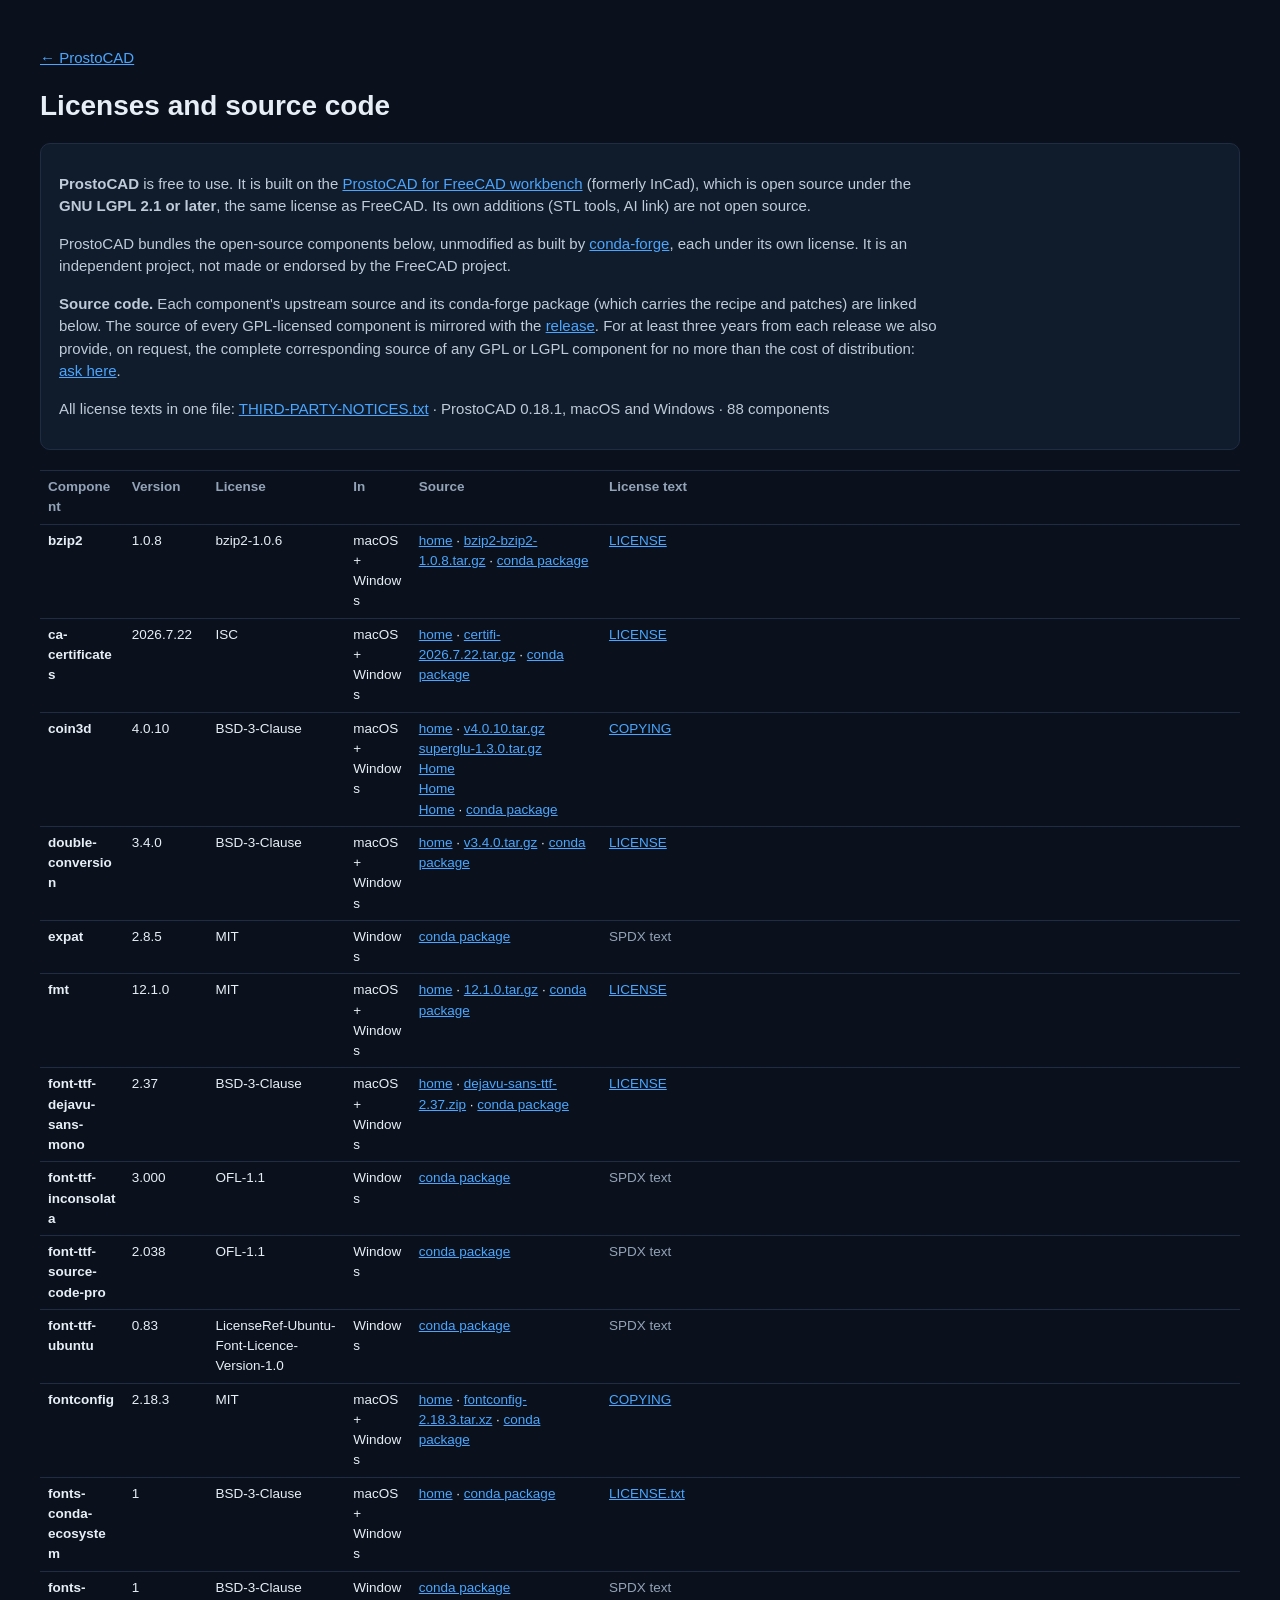
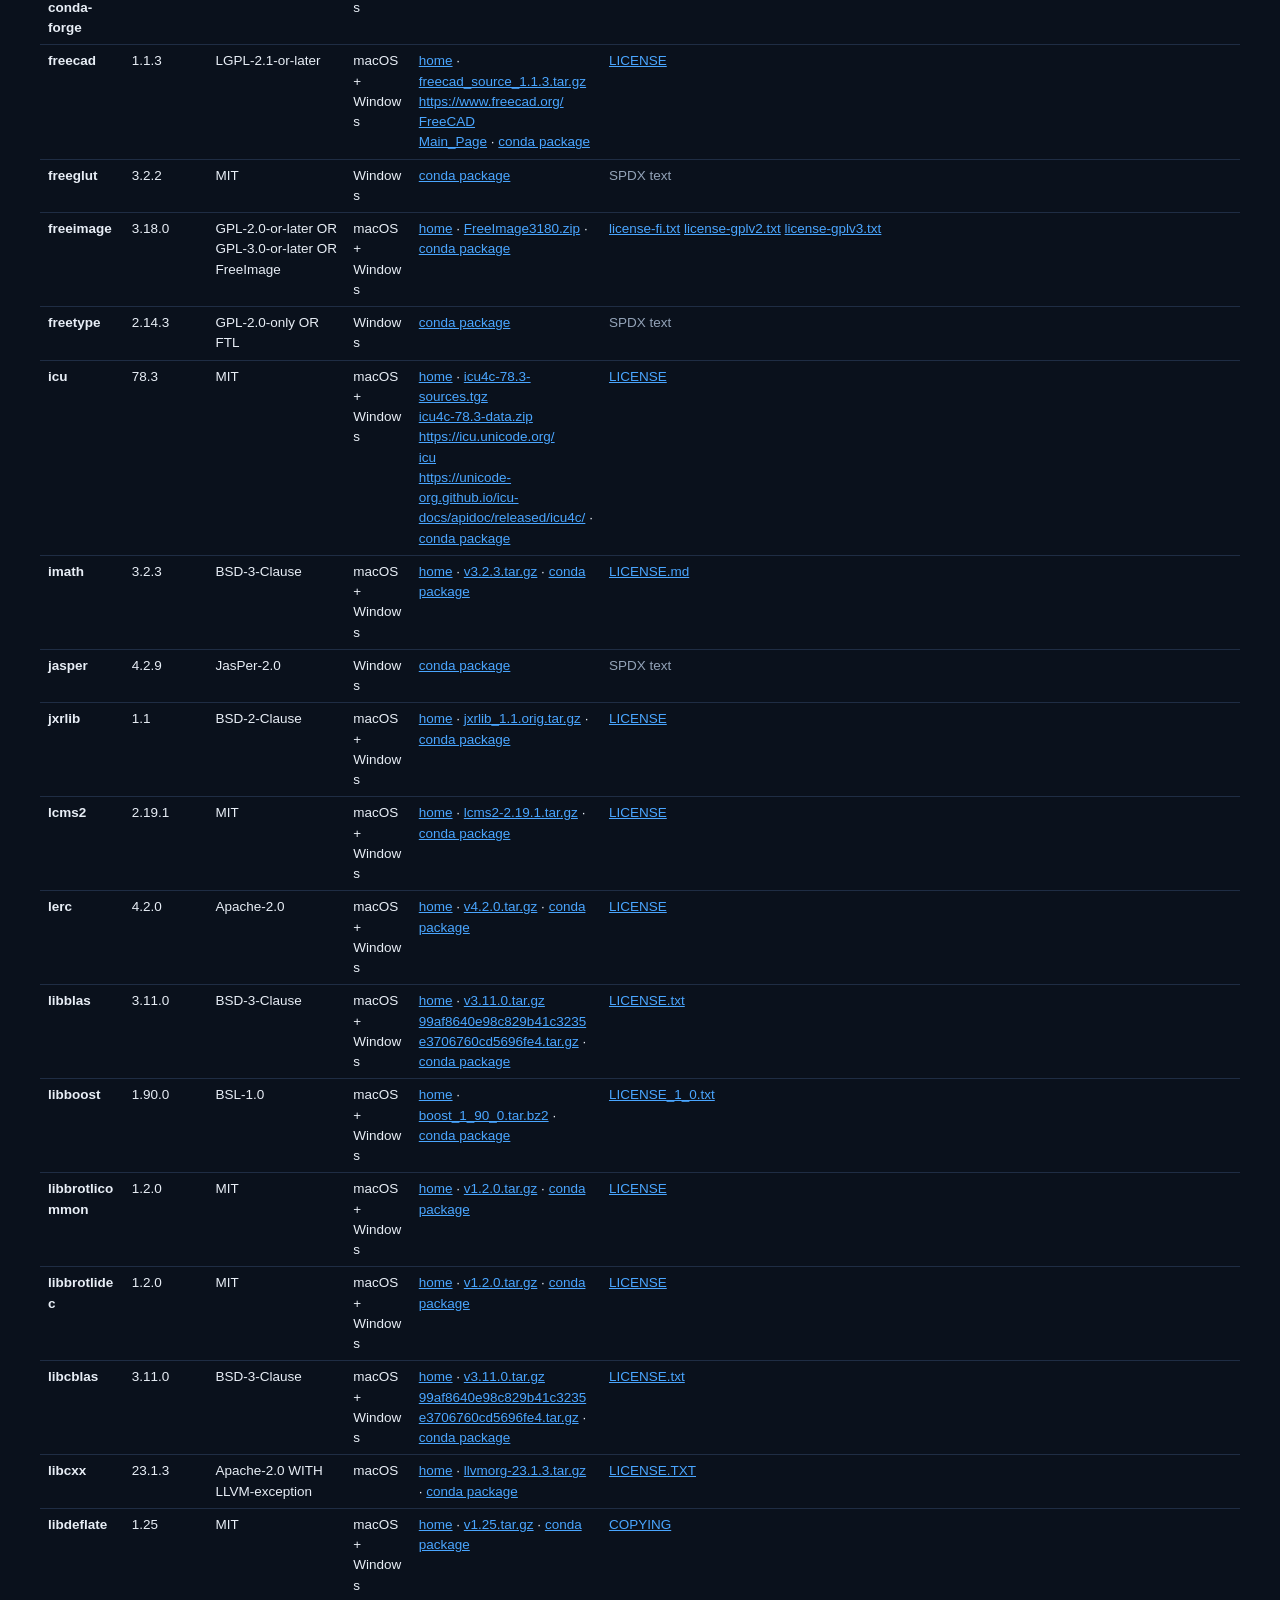
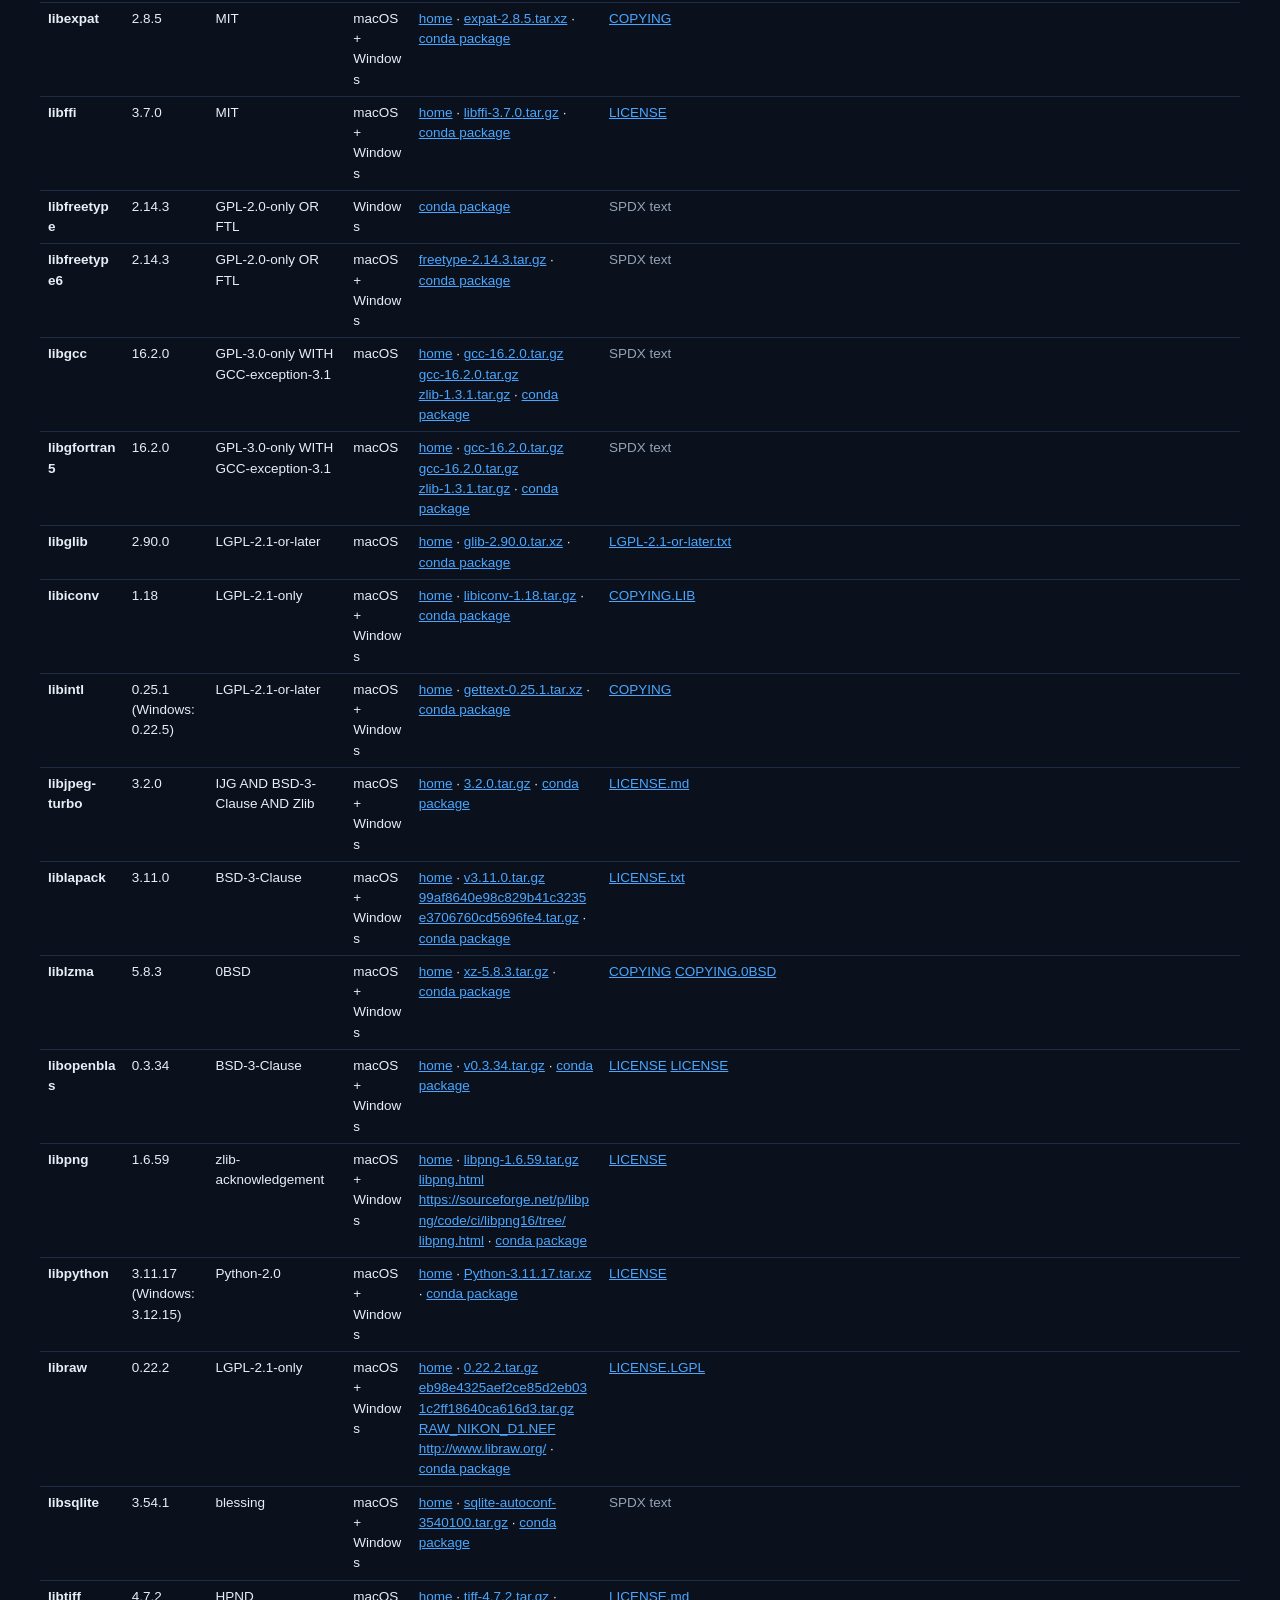
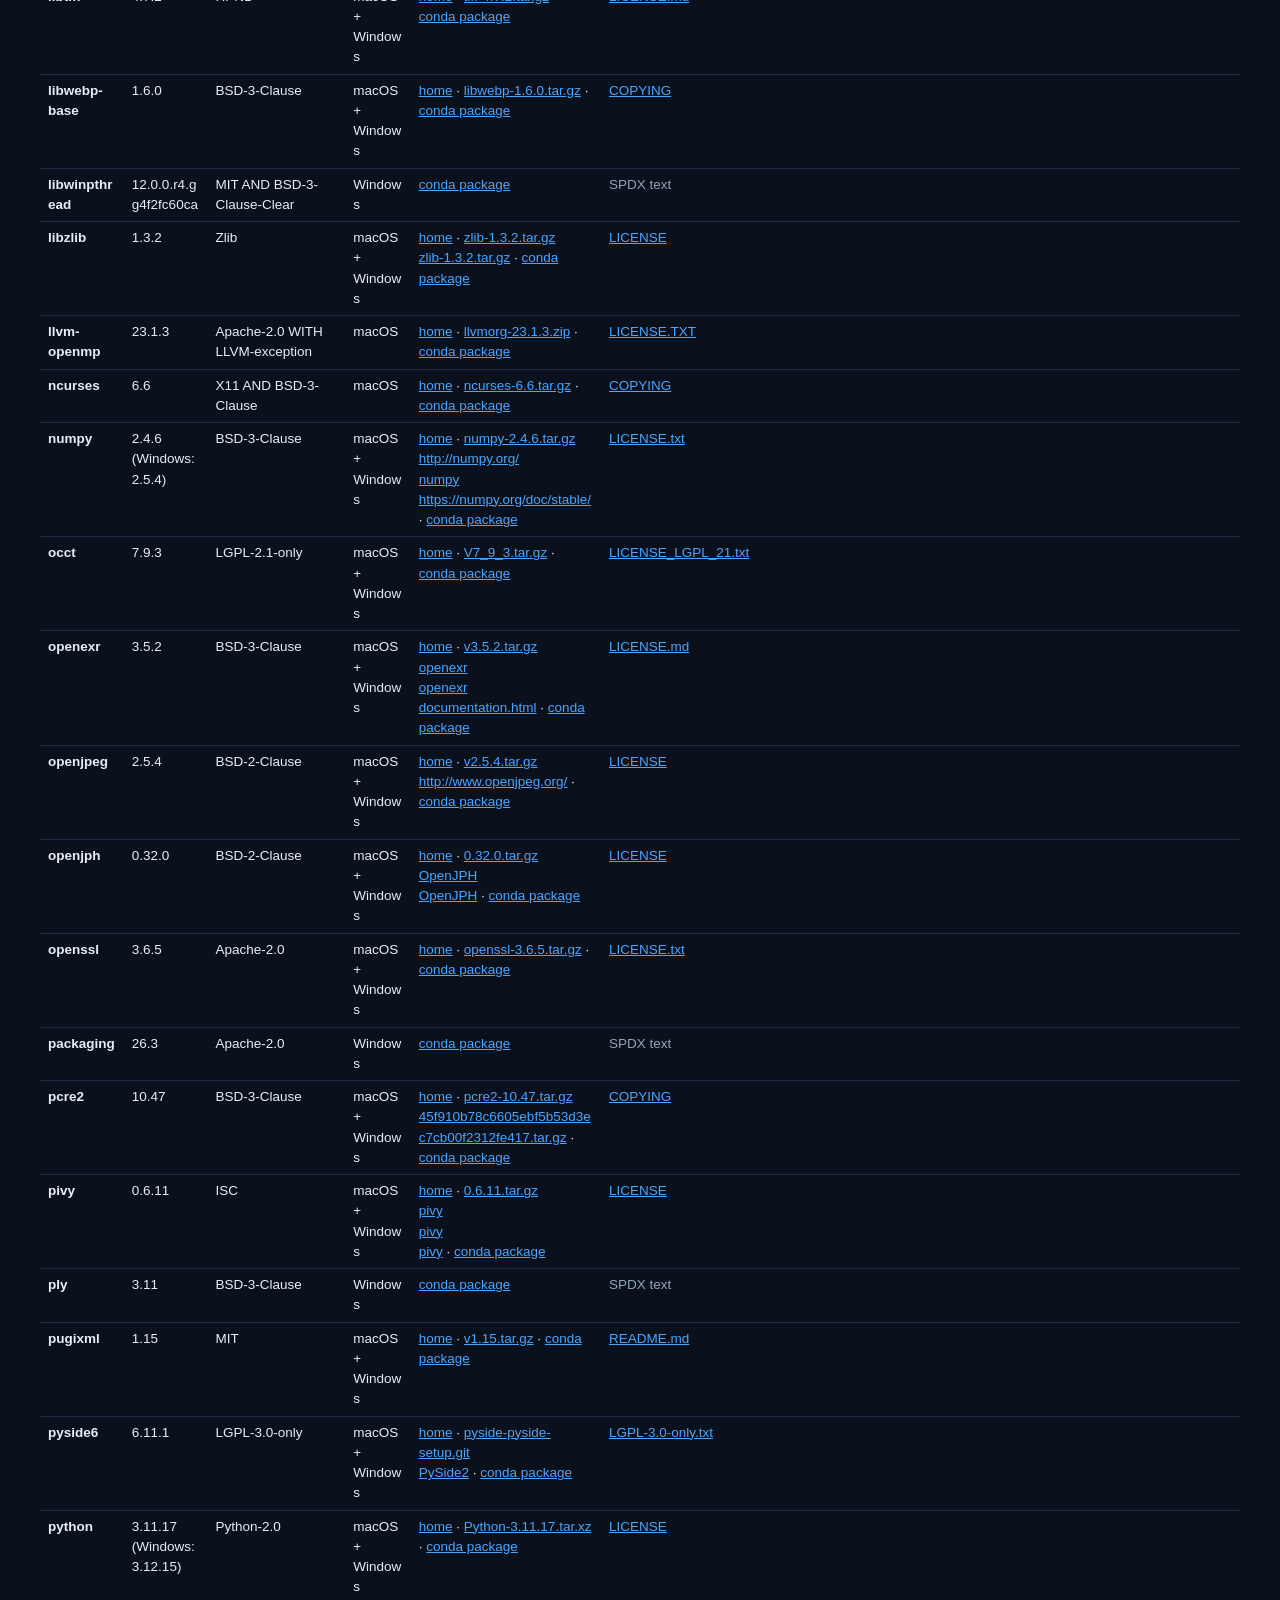
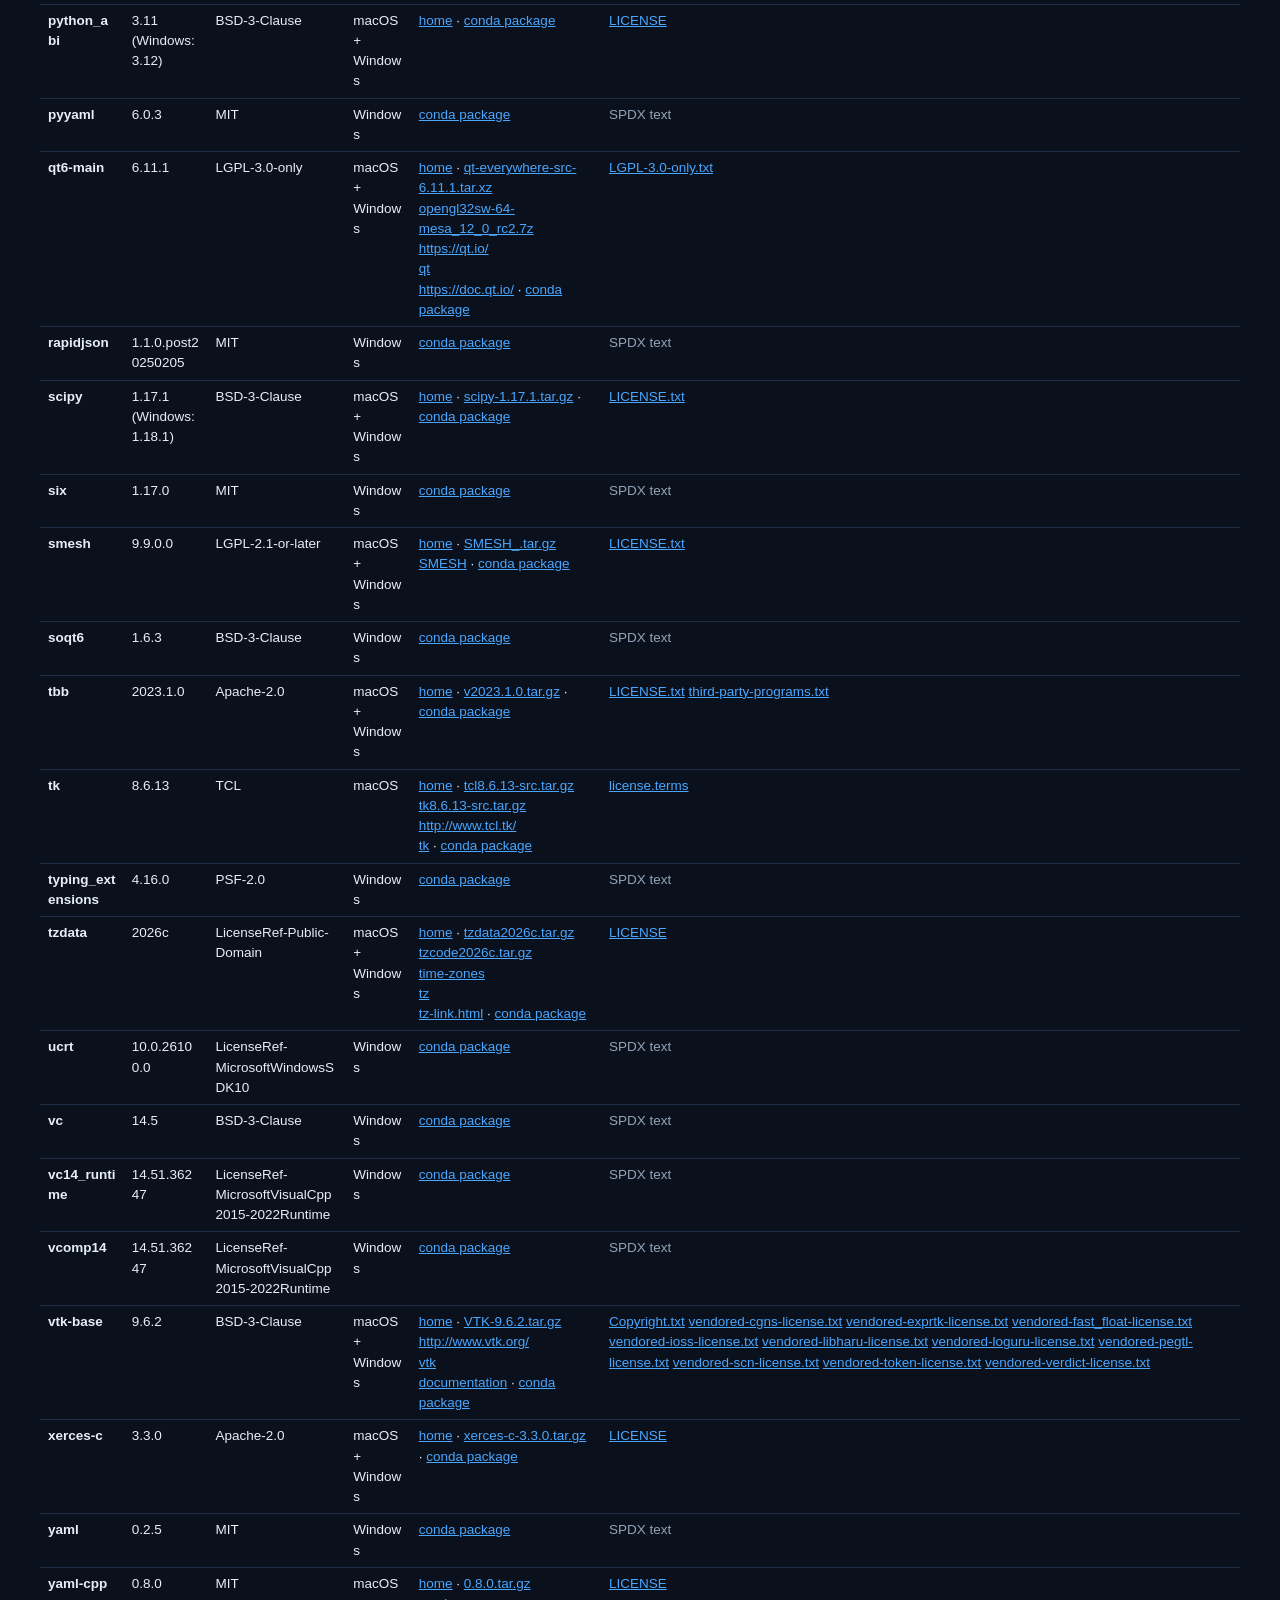
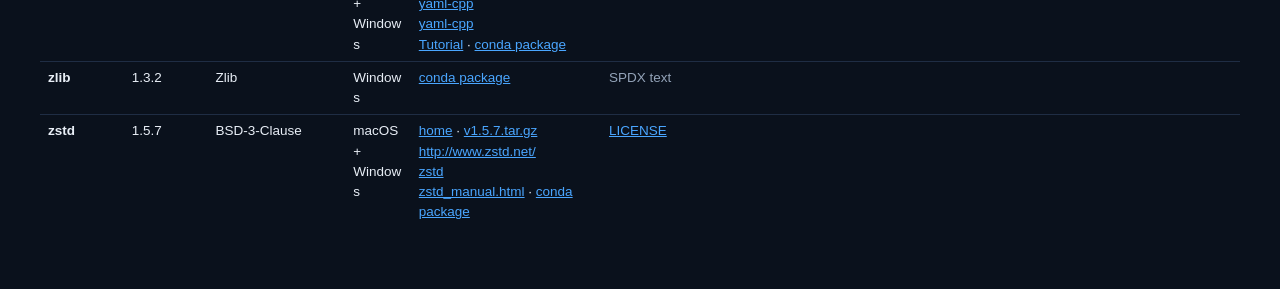
<file: licenses/index.html>
<!doctype html><html lang="en"><head><meta charset="utf-8"><meta name="viewport" content="width=device-width, initial-scale=1">
<title>ProstoCAD — licenses and source code</title><meta name="robots" content="noindex">
<style>body{margin:0;background:#0a111c;color:#e8eef6;font:15px/1.5 -apple-system,BlinkMacSystemFont,"Segoe UI",Roboto,Arial,sans-serif}
.w{max-width:1200px;margin:0 auto;padding:32px 20px 60px}a{color:#4aa6ff}h1{font-size:28px;margin:0 0 12px}p{color:#c0cbd9;max-width:880px}
table{border-collapse:collapse;width:100%;font-size:13.5px;margin-top:20px}td,th{border-top:1px solid #1f2d44;padding:6px 8px;text-align:left;vertical-align:top;overflow-wrap:anywhere}
th{color:#93a3b8;font-weight:600}.m{color:#93a3b8}.box{background:#101b2c;border:1px solid #1f2d44;border-radius:10px;padding:14px 18px;margin:16px 0}
@media(max-width:700px){table,tbody,tr,td{display:block}th{display:none}tr{border-top:1px solid #2a3c58;padding:8px 0}td{border:0;padding:2px 0}}</style><script data-goatcounter="https://prostocad.goatcounter.com/count" async src="//gc.zgo.at/count.js"></script></head>
<body><div class="w"><p><a href="../">← ProstoCAD</a></p>
<h1>Licenses and source code</h1>
<div class="box"><p><b>ProstoCAD</b> is free to use. It is built on the <a href="https://github.com/Igr11/ProstoCAD">ProstoCAD for FreeCAD workbench</a> (formerly InCad),
which is open source under the <b>GNU LGPL 2.1 or later</b>, the same license as FreeCAD. Its own additions (STL tools, AI link) are not open source.</p>
<p>ProstoCAD bundles the open-source components below, unmodified as built by <a href="https://conda-forge.org">conda-forge</a>,
each under its own license. It is an independent project, not made or endorsed by the FreeCAD project.</p>
<p><b>Source code.</b> Each component's upstream source and its conda-forge package (which carries the recipe and patches) are linked
below. The source of every GPL-licensed component is mirrored with the <a href="https://github.com/Igr11/ProstoCAD-releases/releases/tag/v0.18.1">release</a>. For at least three years
from each release we also provide, on request, the complete corresponding source of any GPL or LGPL component for no more than
the cost of distribution: <a href="https://github.com/Igr11/ProstoCAD/issues">ask here</a>.</p>
<p>All license texts in one file: <a href="THIRD-PARTY-NOTICES.txt">THIRD-PARTY-NOTICES.txt</a> · ProstoCAD 0.18.1, macOS and Windows · 88 components</p></div>
<table><tr><th>Component</th><th>Version</th><th>License</th><th>In</th><th>Source</th><th>License text</th></tr>
<tr><td><b>bzip2</b></td><td>1.0.8</td><td>bzip2-1.0.6</td><td>macOS + Windows</td><td><a href="https://gitlab.com/bzip2/bzip2">home</a> · <a href="https://gitlab.com/bzip2/bzip2/-/archive/bzip2-1.0.8/bzip2-bzip2-1.0.8.tar.gz">bzip2-bzip2-1.0.8.tar.gz</a> · <a href="https://conda.anaconda.org/conda-forge/osx-arm64/bzip2-1.0.8-h4e30115_10.conda">conda package</a></td><td><a href="texts/bzip2/LICENSE">LICENSE</a></td></tr><tr><td><b>ca-certificates</b></td><td>2026.7.22</td><td>ISC</td><td>macOS + Windows</td><td><a href="https://github.com/conda-forge/ca-certificates-feedstock">home</a> · <a href="https://pypi.org/packages/source/c/certifi/certifi-2026.7.22.tar.gz">certifi-2026.7.22.tar.gz</a> · <a href="https://conda.anaconda.org/conda-forge/noarch/ca-certificates-2026.7.22-hbd8a1cb_0.conda">conda package</a></td><td><a href="texts/ca-certificates/LICENSE">LICENSE</a></td></tr><tr><td><b>coin3d</b></td><td>4.0.10</td><td>BSD-3-Clause</td><td>macOS + Windows</td><td><a href="https://bitbucket.org/Coin3D/coin/wiki/Home">home</a> · <a href="https://github.com/coin3d/coin/archive/refs/tags/v4.0.10.tar.gz">v4.0.10.tar.gz</a><br><a href="https://github.com/coin3d/superglu/archive/superglu-1.3.0.tar.gz">superglu-1.3.0.tar.gz</a><br><a href="https://bitbucket.org/Coin3D/coin/wiki/Home">Home</a><br><a href="https://bitbucket.org/Coin3D/coin/wiki/Home">Home</a><br><a href="https://bitbucket.org/Coin3D/coin/wiki/Home">Home</a> · <a href="https://conda.anaconda.org/conda-forge/osx-arm64/coin3d-4.0.10-h17e8402_1.conda">conda package</a></td><td><a href="texts/coin3d/COPYING">COPYING</a></td></tr><tr><td><b>double-conversion</b></td><td>3.4.0</td><td>BSD-3-Clause</td><td>macOS + Windows</td><td><a href="http://github.com/google/double-conversion">home</a> · <a href="https://github.com/google/double-conversion/archive/v3.4.0.tar.gz">v3.4.0.tar.gz</a> · <a href="https://conda.anaconda.org/conda-forge/osx-arm64/double-conversion-3.4.0-hf6b4638_0.conda">conda package</a></td><td><a href="texts/double-conversion/LICENSE">LICENSE</a></td></tr><tr><td><b>expat</b></td><td>2.8.5</td><td>MIT</td><td>Windows</td><td><a href="https://conda.anaconda.org/conda-forge/win-64/expat-2.8.5-hac47afa_0.conda">conda package</a></td><td><span class=m>SPDX text</span></td></tr><tr><td><b>fmt</b></td><td>12.1.0</td><td>MIT</td><td>macOS + Windows</td><td><a href="https://fmt.dev/latest/">home</a> · <a href="https://github.com/fmtlib/fmt/archive/12.1.0.tar.gz">12.1.0.tar.gz</a> · <a href="https://conda.anaconda.org/conda-forge/osx-arm64/fmt-12.1.0-h99e4e11_1.conda">conda package</a></td><td><a href="texts/fmt/LICENSE">LICENSE</a></td></tr><tr><td><b>font-ttf-dejavu-sans-mono</b></td><td>2.37</td><td>BSD-3-Clause</td><td>macOS + Windows</td><td><a href="https://dejavu-fonts.github.io/">home</a> · <a href="https://sourceforge.net/projects/dejavu/files/dejavu/2.37/dejavu-sans-ttf-2.37.zip">dejavu-sans-ttf-2.37.zip</a> · <a href="https://conda.anaconda.org/conda-forge/noarch/font-ttf-dejavu-sans-mono-2.37-hab24e00_0.tar.bz2">conda package</a></td><td><a href="texts/font-ttf-dejavu-sans-mono/LICENSE">LICENSE</a></td></tr><tr><td><b>font-ttf-inconsolata</b></td><td>3.000</td><td>OFL-1.1</td><td>Windows</td><td><a href="https://conda.anaconda.org/conda-forge/noarch/font-ttf-inconsolata-3.000-h77eed37_0.tar.bz2">conda package</a></td><td><span class=m>SPDX text</span></td></tr><tr><td><b>font-ttf-source-code-pro</b></td><td>2.038</td><td>OFL-1.1</td><td>Windows</td><td><a href="https://conda.anaconda.org/conda-forge/noarch/font-ttf-source-code-pro-2.038-h77eed37_0.tar.bz2">conda package</a></td><td><span class=m>SPDX text</span></td></tr><tr><td><b>font-ttf-ubuntu</b></td><td>0.83</td><td>LicenseRef-Ubuntu-Font-Licence-Version-1.0</td><td>Windows</td><td><a href="https://conda.anaconda.org/conda-forge/noarch/font-ttf-ubuntu-0.83-h77eed37_3.conda">conda package</a></td><td><span class=m>SPDX text</span></td></tr><tr><td><b>fontconfig</b></td><td>2.18.3</td><td>MIT</td><td>macOS + Windows</td><td><a href="http://www.freedesktop.org/wiki/Software/fontconfig/">home</a> · <a href="https://gitlab.freedesktop.org/api/v4/projects/890/packages/generic/fontconfig/2.18.3/fontconfig-2.18.3.tar.xz">fontconfig-2.18.3.tar.xz</a> · <a href="https://conda.anaconda.org/conda-forge/osx-arm64/fontconfig-2.18.3-h81aa574_1.conda">conda package</a></td><td><a href="texts/fontconfig/COPYING">COPYING</a></td></tr><tr><td><b>fonts-conda-ecosystem</b></td><td>1</td><td>BSD-3-Clause</td><td>macOS + Windows</td><td><a href="https://conda.io">home</a> · <a href="https://conda.anaconda.org/conda-forge/noarch/fonts-conda-ecosystem-1-0.tar.bz2">conda package</a></td><td><a href="texts/fonts-conda-ecosystem/LICENSE.txt">LICENSE.txt</a></td></tr><tr><td><b>fonts-conda-forge</b></td><td>1</td><td>BSD-3-Clause</td><td>Windows</td><td><a href="https://conda.anaconda.org/conda-forge/noarch/fonts-conda-forge-1-hc364b38_1.conda">conda package</a></td><td><span class=m>SPDX text</span></td></tr><tr><td><b>freecad</b></td><td>1.1.3</td><td>LGPL-2.1-or-later</td><td>macOS + Windows</td><td><a href="https://www.freecad.org/">home</a> · <a href="https://github.com/FreeCAD/FreeCAD/releases/download/1.1.3/freecad_source_1.1.3.tar.gz">freecad_source_1.1.3.tar.gz</a><br><a href="https://www.freecad.org/">https://www.freecad.org/</a><br><a href="https://github.com/FreeCAD/FreeCAD">FreeCAD</a><br><a href="https://wiki.freecad.org/Main_Page">Main_Page</a> · <a href="https://conda.anaconda.org/conda-forge/osx-arm64/freecad-1.1.3-py311h7740527_0.conda">conda package</a></td><td><a href="texts/freecad/LICENSE">LICENSE</a></td></tr><tr><td><b>freeglut</b></td><td>3.2.2</td><td>MIT</td><td>Windows</td><td><a href="https://conda.anaconda.org/conda-forge/win-64/freeglut-3.2.2-hac47afa_4.conda">conda package</a></td><td><span class=m>SPDX text</span></td></tr><tr><td><b>freeimage</b></td><td>3.18.0</td><td>GPL-2.0-or-later OR GPL-3.0-or-later OR FreeImage</td><td>macOS + Windows</td><td><a href="http://freeimage.sourceforge.net/">home</a> · <a href="http://downloads.sourceforge.net/freeimage/FreeImage3180.zip">FreeImage3180.zip</a> · <a href="https://conda.anaconda.org/conda-forge/osx-arm64/freeimage-3.18.0-h538940f_27.conda">conda package</a></td><td><a href="texts/freeimage/license-fi.txt">license-fi.txt</a> <a href="texts/freeimage/license-gplv2.txt">license-gplv2.txt</a> <a href="texts/freeimage/license-gplv3.txt">license-gplv3.txt</a></td></tr><tr><td><b>freetype</b></td><td>2.14.3</td><td>GPL-2.0-only OR FTL</td><td>Windows</td><td><a href="https://conda.anaconda.org/conda-forge/win-64/freetype-2.14.3-h57928b3_2.conda">conda package</a></td><td><span class=m>SPDX text</span></td></tr><tr><td><b>icu</b></td><td>78.3</td><td>MIT</td><td>macOS + Windows</td><td><a href="https://icu.unicode.org/">home</a> · <a href="https://github.com/unicode-org/icu/releases/download/release-78.3/icu4c-78.3-sources.tgz">icu4c-78.3-sources.tgz</a><br><a href="https://github.com/unicode-org/icu/releases/download/release-78.3/icu4c-78.3-data.zip">icu4c-78.3-data.zip</a><br><a href="https://icu.unicode.org/">https://icu.unicode.org/</a><br><a href="https://github.com/unicode-org/icu">icu</a><br><a href="https://unicode-org.github.io/icu-docs/apidoc/released/icu4c/">https://unicode-org.github.io/icu-docs/apidoc/released/icu4c/</a> · <a href="https://conda.anaconda.org/conda-forge/osx-arm64/icu-78.3-py310h579977c_2.conda">conda package</a></td><td><a href="texts/icu/LICENSE">LICENSE</a></td></tr><tr><td><b>imath</b></td><td>3.2.3</td><td>BSD-3-Clause</td><td>macOS + Windows</td><td><a href="http://www.openexr.com/">home</a> · <a href="https://github.com/AcademySoftwareFoundation/Imath/archive/v3.2.3.tar.gz">v3.2.3.tar.gz</a> · <a href="https://conda.anaconda.org/conda-forge/osx-arm64/imath-3.2.3-h83d81d2_1.conda">conda package</a></td><td><a href="texts/imath/LICENSE.md">LICENSE.md</a></td></tr><tr><td><b>jasper</b></td><td>4.2.9</td><td>JasPer-2.0</td><td>Windows</td><td><a href="https://conda.anaconda.org/conda-forge/win-64/jasper-4.2.9-h1339676_2.conda">conda package</a></td><td><span class=m>SPDX text</span></td></tr><tr><td><b>jxrlib</b></td><td>1.1</td><td>BSD-2-Clause</td><td>macOS + Windows</td><td><a href="https://packages.debian.org/source/sid/jxrlib">home</a> · <a href="http://http.debian.net/debian/pool/main/j/jxrlib/jxrlib_1.1.orig.tar.gz">jxrlib_1.1.orig.tar.gz</a> · <a href="https://conda.anaconda.org/conda-forge/osx-arm64/jxrlib-1.1-h93a5062_3.conda">conda package</a></td><td><a href="texts/jxrlib/LICENSE">LICENSE</a></td></tr><tr><td><b>lcms2</b></td><td>2.19.1</td><td>MIT</td><td>macOS + Windows</td><td><a href="http://www.littlecms.com/">home</a> · <a href="https://github.com/mm2/Little-CMS/releases/download/lcms2.19.1/lcms2-2.19.1.tar.gz">lcms2-2.19.1.tar.gz</a> · <a href="https://conda.anaconda.org/conda-forge/osx-arm64/lcms2-2.19.1-hce41798_3.conda">conda package</a></td><td><a href="texts/lcms2/LICENSE">LICENSE</a></td></tr><tr><td><b>lerc</b></td><td>4.2.0</td><td>Apache-2.0</td><td>macOS + Windows</td><td><a href="https://github.com/Esri/lerc">home</a> · <a href="https://github.com/Esri/lerc/archive/v4.2.0.tar.gz">v4.2.0.tar.gz</a> · <a href="https://conda.anaconda.org/conda-forge/osx-arm64/lerc-4.2.0-h1eee2c3_0.conda">conda package</a></td><td><a href="texts/lerc/LICENSE">LICENSE</a></td></tr><tr><td><b>libblas</b></td><td>3.11.0</td><td>BSD-3-Clause</td><td>macOS + Windows</td><td><a href="https://github.com/conda-forge/blas-feedstock">home</a> · <a href="https://github.com/Reference-LAPACK/lapack/archive/v3.11.0.tar.gz">v3.11.0.tar.gz</a><br><a href="https://github.com/isuruf/vecLibFort/archive/99af8640e98c829b41c3235e3706760cd5696fe4.tar.gz">99af8640e98c829b41c3235e3706760cd5696fe4.tar.gz</a> · <a href="https://conda.anaconda.org/conda-forge/osx-arm64/libblas-3.11.0-11_h51639a9_openblas.conda">conda package</a></td><td><a href="texts/libblas/LICENSE.txt">LICENSE.txt</a></td></tr><tr><td><b>libboost</b></td><td>1.90.0</td><td>BSL-1.0</td><td>macOS + Windows</td><td><a href="http://www.boost.org/">home</a> · <a href="https://archives.boost.io/release/1.90.0/source/boost_1_90_0.tar.bz2">boost_1_90_0.tar.bz2</a> · <a href="https://conda.anaconda.org/conda-forge/osx-arm64/libboost-1.90.0-h30c325d_3.conda">conda package</a></td><td><a href="texts/libboost/LICENSE_1_0.txt">LICENSE_1_0.txt</a></td></tr><tr><td><b>libbrotlicommon</b></td><td>1.2.0</td><td>MIT</td><td>macOS + Windows</td><td><a href="http://github.com/google/brotli">home</a> · <a href="https://github.com/google/brotli/archive/v1.2.0.tar.gz">v1.2.0.tar.gz</a> · <a href="https://conda.anaconda.org/conda-forge/osx-arm64/libbrotlicommon-1.2.0-h1dcdb26_4.conda">conda package</a></td><td><a href="texts/libbrotlicommon/LICENSE">LICENSE</a></td></tr><tr><td><b>libbrotlidec</b></td><td>1.2.0</td><td>MIT</td><td>macOS + Windows</td><td><a href="http://github.com/google/brotli">home</a> · <a href="https://github.com/google/brotli/archive/v1.2.0.tar.gz">v1.2.0.tar.gz</a> · <a href="https://conda.anaconda.org/conda-forge/osx-arm64/libbrotlidec-1.2.0-h5295a6a_4.conda">conda package</a></td><td><a href="texts/libbrotlidec/LICENSE">LICENSE</a></td></tr><tr><td><b>libcblas</b></td><td>3.11.0</td><td>BSD-3-Clause</td><td>macOS + Windows</td><td><a href="https://github.com/conda-forge/blas-feedstock">home</a> · <a href="https://github.com/Reference-LAPACK/lapack/archive/v3.11.0.tar.gz">v3.11.0.tar.gz</a><br><a href="https://github.com/isuruf/vecLibFort/archive/99af8640e98c829b41c3235e3706760cd5696fe4.tar.gz">99af8640e98c829b41c3235e3706760cd5696fe4.tar.gz</a> · <a href="https://conda.anaconda.org/conda-forge/osx-arm64/libcblas-3.11.0-11_hb0561ab_openblas.conda">conda package</a></td><td><a href="texts/libcblas/LICENSE.txt">LICENSE.txt</a></td></tr><tr><td><b>libcxx</b></td><td>23.1.3</td><td>Apache-2.0 WITH LLVM-exception</td><td>macOS</td><td><a href="http://libcxx.llvm.org/">home</a> · <a href="https://github.com/llvm/llvm-project/archive/refs/tags/llvmorg-23.1.3.tar.gz">llvmorg-23.1.3.tar.gz</a> · <a href="https://conda.anaconda.org/conda-forge/osx-arm64/libcxx-23.1.3-h55c6f16_0.conda">conda package</a></td><td><a href="texts/libcxx/libcxx/LICENSE.TXT">LICENSE.TXT</a></td></tr><tr><td><b>libdeflate</b></td><td>1.25</td><td>MIT</td><td>macOS + Windows</td><td><a href="https://github.com/ebiggers/libdeflate">home</a> · <a href="https://github.com/ebiggers/libdeflate/archive/v1.25.tar.gz">v1.25.tar.gz</a> · <a href="https://conda.anaconda.org/conda-forge/osx-arm64/libdeflate-1.25-he7e0567_1.conda">conda package</a></td><td><a href="texts/libdeflate/COPYING">COPYING</a></td></tr><tr><td><b>libexpat</b></td><td>2.8.5</td><td>MIT</td><td>macOS + Windows</td><td><a href="https://libexpat.github.io">home</a> · <a href="https://github.com/libexpat/libexpat/releases/download/R_2_8_5/expat-2.8.5.tar.xz">expat-2.8.5.tar.xz</a> · <a href="https://conda.anaconda.org/conda-forge/osx-arm64/libexpat-2.8.5-h6111c0a_0.conda">conda package</a></td><td><a href="texts/libexpat/COPYING">COPYING</a></td></tr><tr><td><b>libffi</b></td><td>3.7.0</td><td>MIT</td><td>macOS + Windows</td><td><a href="https://sourceware.org/libffi/">home</a> · <a href="https://github.com/libffi/libffi/releases/download/v3.7.0/libffi-3.7.0.tar.gz">libffi-3.7.0.tar.gz</a> · <a href="https://conda.anaconda.org/conda-forge/osx-arm64/libffi-3.7.0-h47dc5ef_1.conda">conda package</a></td><td><a href="texts/libffi/LICENSE">LICENSE</a></td></tr><tr><td><b>libfreetype</b></td><td>2.14.3</td><td>GPL-2.0-only OR FTL</td><td>Windows</td><td><a href="https://conda.anaconda.org/conda-forge/win-64/libfreetype-2.14.3-h57928b3_2.conda">conda package</a></td><td><span class=m>SPDX text</span></td></tr><tr><td><b>libfreetype6</b></td><td>2.14.3</td><td>GPL-2.0-only OR FTL</td><td>macOS + Windows</td><td><a href="https://download.savannah.gnu.org/releases/freetype/freetype-2.14.3.tar.gz">freetype-2.14.3.tar.gz</a> · <a href="https://conda.anaconda.org/conda-forge/osx-arm64/libfreetype6-2.14.3-h2ed5691_2.conda">conda package</a></td><td><span class=m>SPDX text</span></td></tr><tr><td><b>libgcc</b></td><td>16.2.0</td><td>GPL-3.0-only WITH GCC-exception-3.1</td><td>macOS</td><td><a href="https://gcc.gnu.org/onlinedocs/gccint/Libgcc.html">home</a> · <a href="https://ftp.gnu.org/gnu/gcc/gcc-16.2.0/gcc-16.2.0.tar.gz">gcc-16.2.0.tar.gz</a><br><a href="https://mirrors.ocf.berkeley.edu/gnu/gcc/gcc-16.2.0/gcc-16.2.0.tar.gz">gcc-16.2.0.tar.gz</a><br><a href="https://github.com/madler/zlib/releases/download/v1.3.1/zlib-1.3.1.tar.gz">zlib-1.3.1.tar.gz</a> · <a href="https://conda.anaconda.org/conda-forge/osx-arm64/libgcc-16.2.0-h3cf6597_7.conda">conda package</a></td><td><span class=m>SPDX text</span></td></tr><tr><td><b>libgfortran5</b></td><td>16.2.0</td><td>GPL-3.0-only WITH GCC-exception-3.1</td><td>macOS</td><td><a href="https://gcc.gnu.org/">home</a> · <a href="https://ftp.gnu.org/gnu/gcc/gcc-16.2.0/gcc-16.2.0.tar.gz">gcc-16.2.0.tar.gz</a><br><a href="https://mirrors.ocf.berkeley.edu/gnu/gcc/gcc-16.2.0/gcc-16.2.0.tar.gz">gcc-16.2.0.tar.gz</a><br><a href="https://github.com/madler/zlib/releases/download/v1.3.1/zlib-1.3.1.tar.gz">zlib-1.3.1.tar.gz</a> · <a href="https://conda.anaconda.org/conda-forge/osx-arm64/libgfortran5-16.2.0-hdb7a957_7.conda">conda package</a></td><td><span class=m>SPDX text</span></td></tr><tr><td><b>libglib</b></td><td>2.90.0</td><td>LGPL-2.1-or-later</td><td>macOS</td><td><a href="https://developer.gnome.org/glib/">home</a> · <a href="https://download.gnome.org/sources/glib/2.90/glib-2.90.0.tar.xz">glib-2.90.0.tar.xz</a> · <a href="https://conda.anaconda.org/conda-forge/osx-arm64/libglib-2.90.0-hccd281b_0.conda">conda package</a></td><td><a href="texts/libglib/LICENSES/LGPL-2.1-or-later.txt">LGPL-2.1-or-later.txt</a></td></tr><tr><td><b>libiconv</b></td><td>1.18</td><td>LGPL-2.1-only</td><td>macOS + Windows</td><td><a href="https://www.gnu.org/software/libiconv/">home</a> · <a href="http://ftp.gnu.org/pub/gnu/libiconv/libiconv-1.18.tar.gz">libiconv-1.18.tar.gz</a> · <a href="https://conda.anaconda.org/conda-forge/osx-arm64/libiconv-1.18-he4c29f2_3.conda">conda package</a></td><td><a href="texts/libiconv/COPYING.LIB">COPYING.LIB</a></td></tr><tr><td><b>libintl</b></td><td>0.25.1 (Windows: 0.22.5)</td><td>LGPL-2.1-or-later</td><td>macOS + Windows</td><td><a href="https://www.gnu.org/software/gettext/">home</a> · <a href="https://ftp.gnu.org/pub/gnu/gettext/gettext-0.25.1.tar.xz">gettext-0.25.1.tar.xz</a> · <a href="https://conda.anaconda.org/conda-forge/osx-arm64/libintl-0.25.1-hae62183_2.conda">conda package</a></td><td><a href="texts/libintl/COPYING">COPYING</a></td></tr><tr><td><b>libjpeg-turbo</b></td><td>3.2.0</td><td>IJG AND BSD-3-Clause AND Zlib</td><td>macOS + Windows</td><td><a href="http://www.libjpeg-turbo.org/">home</a> · <a href="https://github.com/libjpeg-turbo/libjpeg-turbo/archive/3.2.0.tar.gz">3.2.0.tar.gz</a> · <a href="https://conda.anaconda.org/conda-forge/osx-arm64/libjpeg-turbo-3.2.0-h84a0fba_1.conda">conda package</a></td><td><a href="texts/libjpeg-turbo/LICENSE.md">LICENSE.md</a></td></tr><tr><td><b>liblapack</b></td><td>3.11.0</td><td>BSD-3-Clause</td><td>macOS + Windows</td><td><a href="https://github.com/conda-forge/blas-feedstock">home</a> · <a href="https://github.com/Reference-LAPACK/lapack/archive/v3.11.0.tar.gz">v3.11.0.tar.gz</a><br><a href="https://github.com/isuruf/vecLibFort/archive/99af8640e98c829b41c3235e3706760cd5696fe4.tar.gz">99af8640e98c829b41c3235e3706760cd5696fe4.tar.gz</a> · <a href="https://conda.anaconda.org/conda-forge/osx-arm64/liblapack-3.11.0-11_hd9741b5_openblas.conda">conda package</a></td><td><a href="texts/liblapack/LICENSE.txt">LICENSE.txt</a></td></tr><tr><td><b>liblzma</b></td><td>5.8.3</td><td>0BSD</td><td>macOS + Windows</td><td><a href="http://tukaani.org/xz/">home</a> · <a href="https://github.com/tukaani-project/xz/releases/download/v5.8.3/xz-5.8.3.tar.gz">xz-5.8.3.tar.gz</a> · <a href="https://conda.anaconda.org/conda-forge/osx-arm64/liblzma-5.8.3-h8088a28_1.conda">conda package</a></td><td><a href="texts/liblzma/COPYING">COPYING</a> <a href="texts/liblzma/COPYING.0BSD">COPYING.0BSD</a></td></tr><tr><td><b>libopenblas</b></td><td>0.3.34</td><td>BSD-3-Clause</td><td>macOS + Windows</td><td><a href="http://www.openblas.net/">home</a> · <a href="https://github.com/OpenMathLib/OpenBLAS/archive/v0.3.34.tar.gz">v0.3.34.tar.gz</a> · <a href="https://conda.anaconda.org/conda-forge/osx-arm64/libopenblas-0.3.34-openmp_h5e6e99c_1.conda">conda package</a></td><td><a href="texts/libopenblas/LICENSE">LICENSE</a> <a href="texts/libopenblas/lapack-netlib/LICENSE">LICENSE</a></td></tr><tr><td><b>libpng</b></td><td>1.6.59</td><td>zlib-acknowledgement</td><td>macOS + Windows</td><td><a href="http://www.libpng.org/pub/png/libpng.html">home</a> · <a href="https://downloads.sourceforge.net/project/libpng/libpng16/1.6.59/libpng-1.6.59.tar.gz">libpng-1.6.59.tar.gz</a><br><a href="http://www.libpng.org/pub/png/libpng.html">libpng.html</a><br><a href="https://sourceforge.net/p/libpng/code/ci/libpng16/tree/">https://sourceforge.net/p/libpng/code/ci/libpng16/tree/</a><br><a href="http://www.libpng.org/pub/png/libpng.html">libpng.html</a> · <a href="https://conda.anaconda.org/conda-forge/osx-arm64/libpng-1.6.59-hf5e6511_0.conda">conda package</a></td><td><a href="texts/libpng/LICENSE">LICENSE</a></td></tr><tr><td><b>libpython</b></td><td>3.11.17 (Windows: 3.12.15)</td><td>Python-2.0</td><td>macOS + Windows</td><td><a href="https://www.python.org/">home</a> · <a href="https://www.python.org/ftp/python/3.11.17/Python-3.11.17.tar.xz">Python-3.11.17.tar.xz</a> · <a href="https://conda.anaconda.org/conda-forge/osx-arm64/libpython-3.11.17-h0677fcb_2_cpython.conda">conda package</a></td><td><a href="texts/libpython/LICENSE">LICENSE</a></td></tr><tr><td><b>libraw</b></td><td>0.22.2</td><td>LGPL-2.1-only</td><td>macOS + Windows</td><td><a href="http://www.libraw.org/">home</a> · <a href="https://github.com/LibRaw/LibRaw/archive/0.22.2.tar.gz">0.22.2.tar.gz</a><br><a href="https://github.com/LibRaw/LibRaw-cmake/archive/eb98e4325aef2ce85d2eb031c2ff18640ca616d3.tar.gz">eb98e4325aef2ce85d2eb031c2ff18640ca616d3.tar.gz</a><br><a href="https://www.rawsamples.ch/raws/nikon/d1/RAW_NIKON_D1.NEF">RAW_NIKON_D1.NEF</a><br><a href="http://www.libraw.org/">http://www.libraw.org/</a> · <a href="https://conda.anaconda.org/conda-forge/osx-arm64/libraw-0.22.2-h2d05ff4_0.conda">conda package</a></td><td><a href="texts/libraw/libraw/LICENSE.LGPL">LICENSE.LGPL</a></td></tr><tr><td><b>libsqlite</b></td><td>3.54.1</td><td>blessing</td><td>macOS + Windows</td><td><a href="http://www.sqlite.org/">home</a> · <a href="https://www.sqlite.org/2026/sqlite-autoconf-3540100.tar.gz">sqlite-autoconf-3540100.tar.gz</a> · <a href="https://conda.anaconda.org/conda-forge/osx-arm64/libsqlite-3.54.1-hca69786_0.conda">conda package</a></td><td><span class=m>SPDX text</span></td></tr><tr><td><b>libtiff</b></td><td>4.7.2</td><td>HPND</td><td>macOS + Windows</td><td><a href="http://www.libtiff.org/">home</a> · <a href="https://download.osgeo.org/libtiff/tiff-4.7.2.tar.gz">tiff-4.7.2.tar.gz</a> · <a href="https://conda.anaconda.org/conda-forge/osx-arm64/libtiff-4.7.2-hf67920b_1.conda">conda package</a></td><td><a href="texts/libtiff/LICENSE.md">LICENSE.md</a></td></tr><tr><td><b>libwebp-base</b></td><td>1.6.0</td><td>BSD-3-Clause</td><td>macOS + Windows</td><td><a href="https://developers.google.com/speed/webp">home</a> · <a href="http://storage.googleapis.com/downloads.webmproject.org/releases/webp/libwebp-1.6.0.tar.gz">libwebp-1.6.0.tar.gz</a> · <a href="https://conda.anaconda.org/conda-forge/osx-arm64/libwebp-base-1.6.0-h202fb40_1.conda">conda package</a></td><td><a href="texts/libwebp-base/COPYING">COPYING</a></td></tr><tr><td><b>libwinpthread</b></td><td>12.0.0.r4.gg4f2fc60ca</td><td>MIT AND BSD-3-Clause-Clear</td><td>Windows</td><td><a href="https://conda.anaconda.org/conda-forge/win-64/libwinpthread-12.0.0.r4.gg4f2fc60ca-h57928b3_10.conda">conda package</a></td><td><span class=m>SPDX text</span></td></tr><tr><td><b>libzlib</b></td><td>1.3.2</td><td>Zlib</td><td>macOS + Windows</td><td><a href="http://zlib.net/">home</a> · <a href="http://zlib.net/zlib-1.3.2.tar.gz">zlib-1.3.2.tar.gz</a><br><a href="https://gnupg.org/ftp/gcrypt/zlib/zlib-1.3.2.tar.gz">zlib-1.3.2.tar.gz</a> · <a href="https://conda.anaconda.org/conda-forge/osx-arm64/libzlib-1.3.2-h8088a28_3.conda">conda package</a></td><td><a href="texts/libzlib/LICENSE">LICENSE</a></td></tr><tr><td><b>llvm-openmp</b></td><td>23.1.3</td><td>Apache-2.0 WITH LLVM-exception</td><td>macOS</td><td><a href="http://openmp.llvm.org/">home</a> · <a href="https://github.com/llvm/llvm-project/archive/refs/tags/llvmorg-23.1.3.zip">llvmorg-23.1.3.zip</a> · <a href="https://conda.anaconda.org/conda-forge/osx-arm64/llvm-openmp-23.1.3-hdb3d66b_1.conda">conda package</a></td><td><a href="texts/llvm-openmp/openmp/LICENSE.TXT">LICENSE.TXT</a></td></tr><tr><td><b>ncurses</b></td><td>6.6</td><td>X11 AND BSD-3-Clause</td><td>macOS</td><td><a href="http://www.gnu.org/software/ncurses/">home</a> · <a href="https://invisible-island.net/archives/ncurses/ncurses-6.6.tar.gz">ncurses-6.6.tar.gz</a> · <a href="https://conda.anaconda.org/conda-forge/osx-arm64/ncurses-6.6-he64c551_1.conda">conda package</a></td><td><a href="texts/ncurses/COPYING">COPYING</a></td></tr><tr><td><b>numpy</b></td><td>2.4.6 (Windows: 2.5.4)</td><td>BSD-3-Clause</td><td>macOS + Windows</td><td><a href="http://numpy.org/">home</a> · <a href="https://github.com/numpy/numpy/releases/download/v2.4.6/numpy-2.4.6.tar.gz">numpy-2.4.6.tar.gz</a><br><a href="http://numpy.org/">http://numpy.org/</a><br><a href="https://github.com/numpy/numpy">numpy</a><br><a href="https://numpy.org/doc/stable/">https://numpy.org/doc/stable/</a> · <a href="https://conda.anaconda.org/conda-forge/osx-arm64/numpy-2.4.6-py311hbd1492f_0.conda">conda package</a></td><td><a href="texts/numpy/LICENSE.txt">LICENSE.txt</a></td></tr><tr><td><b>occt</b></td><td>7.9.3</td><td>LGPL-2.1-only</td><td>macOS + Windows</td><td><a href="https://www.opencascade.com/">home</a> · <a href="https://github.com/Open-Cascade-SAS/OCCT/archive/refs/tags/V7_9_3.tar.gz">V7_9_3.tar.gz</a> · <a href="https://conda.anaconda.org/conda-forge/osx-arm64/occt-7.9.3-novtk_h1713e6e_103.conda">conda package</a></td><td><a href="texts/occt/LICENSE_LGPL_21.txt">LICENSE_LGPL_21.txt</a></td></tr><tr><td><b>openexr</b></td><td>3.5.2</td><td>BSD-3-Clause</td><td>macOS + Windows</td><td><a href="https://github.com/openexr/openexr">home</a> · <a href="https://github.com/AcademySoftwareFoundation/openexr/archive/v3.5.2.tar.gz">v3.5.2.tar.gz</a><br><a href="https://github.com/openexr/openexr">openexr</a><br><a href="https://github.com/openexr/openexr">openexr</a><br><a href="http://www.openexr.com/documentation.html">documentation.html</a> · <a href="https://conda.anaconda.org/conda-forge/osx-arm64/openexr-3.5.2-h1458d73_1.conda">conda package</a></td><td><a href="texts/openexr/LICENSE.md">LICENSE.md</a></td></tr><tr><td><b>openjpeg</b></td><td>2.5.4</td><td>BSD-2-Clause</td><td>macOS + Windows</td><td><a href="http://www.openjpeg.org/">home</a> · <a href="https://github.com/uclouvain/openjpeg/archive/v2.5.4.tar.gz">v2.5.4.tar.gz</a><br><a href="http://www.openjpeg.org/">http://www.openjpeg.org/</a> · <a href="https://conda.anaconda.org/conda-forge/osx-arm64/openjpeg-2.5.4-h4d1e80c_2.conda">conda package</a></td><td><a href="texts/openjpeg/LICENSE">LICENSE</a></td></tr><tr><td><b>openjph</b></td><td>0.32.0</td><td>BSD-2-Clause</td><td>macOS + Windows</td><td><a href="https://github.com/aous72/OpenJPH">home</a> · <a href="https://github.com/aous72/OpenJPH/archive/0.32.0.tar.gz">0.32.0.tar.gz</a><br><a href="https://github.com/aous72/OpenJPH">OpenJPH</a><br><a href="https://github.com/aous72/OpenJPH">OpenJPH</a> · <a href="https://conda.anaconda.org/conda-forge/osx-arm64/openjph-0.32.0-h16ef464_1.conda">conda package</a></td><td><a href="texts/openjph/LICENSE">LICENSE</a></td></tr><tr><td><b>openssl</b></td><td>3.6.5</td><td>Apache-2.0</td><td>macOS + Windows</td><td><a href="https://www.openssl.org/">home</a> · <a href="https://github.com/openssl/openssl/releases/download/openssl-3.6.5/openssl-3.6.5.tar.gz">openssl-3.6.5.tar.gz</a> · <a href="https://conda.anaconda.org/conda-forge/osx-arm64/openssl-3.6.5-h55eecbc_0.conda">conda package</a></td><td><a href="texts/openssl/LICENSE.txt">LICENSE.txt</a></td></tr><tr><td><b>packaging</b></td><td>26.3</td><td>Apache-2.0</td><td>Windows</td><td><a href="https://conda.anaconda.org/conda-forge/noarch/packaging-26.3-pyhc364b38_0.conda">conda package</a></td><td><span class=m>SPDX text</span></td></tr><tr><td><b>pcre2</b></td><td>10.47</td><td>BSD-3-Clause</td><td>macOS + Windows</td><td><a href="http://www.pcre.org/">home</a> · <a href="https://github.com/PCRE2Project/pcre2/archive/refs/tags/pcre2-10.47.tar.gz">pcre2-10.47.tar.gz</a><br><a href="https://github.com/zherczeg/sljit/archive/45f910b78c6605ebf5b53d3ec7cb00f2312fe417.tar.gz">45f910b78c6605ebf5b53d3ec7cb00f2312fe417.tar.gz</a> · <a href="https://conda.anaconda.org/conda-forge/osx-arm64/pcre2-10.47-he63d830_1.conda">conda package</a></td><td><a href="texts/pcre2/COPYING">COPYING</a></td></tr><tr><td><b>pivy</b></td><td>0.6.11</td><td>ISC</td><td>macOS + Windows</td><td><a href="https://github.com/FreeCAD/pivy">home</a> · <a href="https://github.com/coin3d/pivy/archive/refs/tags/0.6.11.tar.gz">0.6.11.tar.gz</a><br><a href="https://github.com/FreeCAD/pivy">pivy</a><br><a href="https://github.com/FreeCAD/pivy">pivy</a><br><a href="https://github.com/FreeCAD/pivy">pivy</a> · <a href="https://conda.anaconda.org/conda-forge/osx-arm64/pivy-0.6.11-py311qt5h75062e0_1.conda">conda package</a></td><td><a href="texts/pivy/LICENSE">LICENSE</a></td></tr><tr><td><b>ply</b></td><td>3.11</td><td>BSD-3-Clause</td><td>Windows</td><td><a href="https://conda.anaconda.org/conda-forge/noarch/ply-3.11-pyhd8ed1ab_3.conda">conda package</a></td><td><span class=m>SPDX text</span></td></tr><tr><td><b>pugixml</b></td><td>1.15</td><td>MIT</td><td>macOS + Windows</td><td><a href="http://pugixml.org/">home</a> · <a href="https://github.com/zeux/pugixml/archive/v1.15.tar.gz">v1.15.tar.gz</a> · <a href="https://conda.anaconda.org/conda-forge/osx-arm64/pugixml-1.15-hd3d436d_0.conda">conda package</a></td><td><a href="texts/pugixml/README.md">README.md</a></td></tr><tr><td><b>pyside6</b></td><td>6.11.1</td><td>LGPL-3.0-only</td><td>macOS + Windows</td><td><a href="https://wiki.qt.io/PySide2">home</a> · <a href="https://github.com/qtproject/pyside-pyside-setup.git">pyside-pyside-setup.git</a><br><a href="https://wiki.qt.io/PySide2">PySide2</a> · <a href="https://conda.anaconda.org/conda-forge/osx-arm64/pyside6-6.11.1-py311h4a88a06_1.conda">conda package</a></td><td><a href="texts/pyside6/LICENSES/LGPL-3.0-only.txt">LGPL-3.0-only.txt</a></td></tr><tr><td><b>python</b></td><td>3.11.17 (Windows: 3.12.15)</td><td>Python-2.0</td><td>macOS + Windows</td><td><a href="https://www.python.org/">home</a> · <a href="https://www.python.org/ftp/python/3.11.17/Python-3.11.17.tar.xz">Python-3.11.17.tar.xz</a> · <a href="https://conda.anaconda.org/conda-forge/osx-arm64/python-3.11.17-hd05a0c4_2_cpython.conda">conda package</a></td><td><a href="texts/python/LICENSE">LICENSE</a></td></tr><tr><td><b>python_abi</b></td><td>3.11 (Windows: 3.12)</td><td>BSD-3-Clause</td><td>macOS + Windows</td><td><a href="https://github.com/conda-forge/python_abi-feedstock">home</a> · <a href="https://conda.anaconda.org/conda-forge/noarch/python_abi-3.11-9_cp311.conda">conda package</a></td><td><a href="texts/python_abi/LICENSE">LICENSE</a></td></tr><tr><td><b>pyyaml</b></td><td>6.0.3</td><td>MIT</td><td>Windows</td><td><a href="https://conda.anaconda.org/conda-forge/win-64/pyyaml-6.0.3-py312h05f76fc_1.conda">conda package</a></td><td><span class=m>SPDX text</span></td></tr><tr><td><b>qt6-main</b></td><td>6.11.1</td><td>LGPL-3.0-only</td><td>macOS + Windows</td><td><a href="https://qt.io/">home</a> · <a href="https://ftp.fau.de/qtproject/official_releases/qt/6.11/6.11.1/single/qt-everywhere-src-6.11.1.tar.xz">qt-everywhere-src-6.11.1.tar.xz</a><br><a href="https://download.qt.io/development_releases/prebuilt/llvmpipe/windows/opengl32sw-64-mesa_12_0_rc2.7z">opengl32sw-64-mesa_12_0_rc2.7z</a><br><a href="https://qt.io/">https://qt.io/</a><br><a href="https://github.com/qt">qt</a><br><a href="https://doc.qt.io/">https://doc.qt.io/</a> · <a href="https://conda.anaconda.org/conda-forge/osx-arm64/qt6-main-6.11.1-pl5321h7775a44_1.conda">conda package</a></td><td><a href="texts/qt6-main/LICENSES/LGPL-3.0-only.txt">LGPL-3.0-only.txt</a></td></tr><tr><td><b>rapidjson</b></td><td>1.1.0.post20250205</td><td>MIT</td><td>Windows</td><td><a href="https://conda.anaconda.org/conda-forge/win-64/rapidjson-1.1.0.post20250205-h5112557_0.conda">conda package</a></td><td><span class=m>SPDX text</span></td></tr><tr><td><b>scipy</b></td><td>1.17.1 (Windows: 1.18.1)</td><td>BSD-3-Clause</td><td>macOS + Windows</td><td><a href="http://www.scipy.org/">home</a> · <a href="https://pypi.org/packages/source/s/scipy/scipy-1.17.1.tar.gz">scipy-1.17.1.tar.gz</a> · <a href="https://conda.anaconda.org/conda-forge/osx-arm64/scipy-1.17.1-py311h9a58382_1.conda">conda package</a></td><td><a href="texts/scipy/LICENSE.txt">LICENSE.txt</a></td></tr><tr><td><b>six</b></td><td>1.17.0</td><td>MIT</td><td>Windows</td><td><a href="https://conda.anaconda.org/conda-forge/noarch/six-1.17.0-pyhe01879c_1.conda">conda package</a></td><td><span class=m>SPDX text</span></td></tr><tr><td><b>smesh</b></td><td>9.9.0.0</td><td>LGPL-2.1-or-later</td><td>macOS + Windows</td><td><a href="https://github.com/LaughlinResearch/SMESH">home</a> · <a href="https://github.com/looooo/SMESH/releases/download/vtk9.6.0_occt7.9.3/SMESH_.tar.gz">SMESH_.tar.gz</a><br><a href="https://github.com/LaughlinResearch/SMESH">SMESH</a> · <a href="https://conda.anaconda.org/conda-forge/osx-arm64/smesh-9.9.0.0-h8a6cefe_25.conda">conda package</a></td><td><a href="texts/smesh/LICENSE.txt">LICENSE.txt</a></td></tr><tr><td><b>soqt6</b></td><td>1.6.3</td><td>BSD-3-Clause</td><td>Windows</td><td><a href="https://conda.anaconda.org/conda-forge/win-64/soqt6-1.6.3-h76b263a_4.conda">conda package</a></td><td><span class=m>SPDX text</span></td></tr><tr><td><b>tbb</b></td><td>2023.1.0</td><td>Apache-2.0</td><td>macOS + Windows</td><td><a href="https://github.com/uxlfoundation/oneTBB">home</a> · <a href="https://github.com/uxlfoundation/oneTBB/archive/refs/tags/v2023.1.0.tar.gz">v2023.1.0.tar.gz</a> · <a href="https://conda.anaconda.org/conda-forge/osx-arm64/tbb-2023.1.0-h81c76ee_2.conda">conda package</a></td><td><a href="texts/tbb/LICENSE.txt">LICENSE.txt</a> <a href="texts/tbb/third-party-programs.txt">third-party-programs.txt</a></td></tr><tr><td><b>tk</b></td><td>8.6.13</td><td>TCL</td><td>macOS</td><td><a href="http://www.tcl.tk/">home</a> · <a href="https://downloads.sourceforge.net/tcl/tcl8.6.13-src.tar.gz">tcl8.6.13-src.tar.gz</a><br><a href="https://downloads.sourceforge.net/tcl/tk8.6.13-src.tar.gz">tk8.6.13-src.tar.gz</a><br><a href="http://www.tcl.tk/">http://www.tcl.tk/</a><br><a href="https://github.com/tcltk/tk">tk</a> · <a href="https://conda.anaconda.org/conda-forge/osx-arm64/tk-8.6.13-hbeba79b_4.conda">conda package</a></td><td><a href="texts/tk/tcl8.6.13/license.terms">license.terms</a></td></tr><tr><td><b>typing_extensions</b></td><td>4.16.0</td><td>PSF-2.0</td><td>Windows</td><td><a href="https://conda.anaconda.org/conda-forge/noarch/typing_extensions-4.16.0-pyhcf101f3_0.conda">conda package</a></td><td><span class=m>SPDX text</span></td></tr><tr><td><b>tzdata</b></td><td>2026c</td><td>LicenseRef-Public-Domain</td><td>macOS + Windows</td><td><a href="https://www.iana.org/time-zones">home</a> · <a href="https://data.iana.org/time-zones/releases/tzdata2026c.tar.gz">tzdata2026c.tar.gz</a><br><a href="https://data.iana.org/time-zones/releases/tzcode2026c.tar.gz">tzcode2026c.tar.gz</a><br><a href="https://www.iana.org/time-zones">time-zones</a><br><a href="https://github.com/eggert/tz">tz</a><br><a href="https://data.iana.org/time-zones/tz-link.html">tz-link.html</a> · <a href="https://conda.anaconda.org/conda-forge/noarch/tzdata-2026c-h151e31d_0.conda">conda package</a></td><td><a href="texts/tzdata/LICENSE">LICENSE</a></td></tr><tr><td><b>ucrt</b></td><td>10.0.26100.0</td><td>LicenseRef-MicrosoftWindowsSDK10</td><td>Windows</td><td><a href="https://conda.anaconda.org/conda-forge/win-64/ucrt-10.0.26100.0-h57928b3_0.conda">conda package</a></td><td><span class=m>SPDX text</span></td></tr><tr><td><b>vc</b></td><td>14.5</td><td>BSD-3-Clause</td><td>Windows</td><td><a href="https://conda.anaconda.org/conda-forge/win-64/vc-14.5-ha367084_41.conda">conda package</a></td><td><span class=m>SPDX text</span></td></tr><tr><td><b>vc14_runtime</b></td><td>14.51.36247</td><td>LicenseRef-MicrosoftVisualCpp2015-2022Runtime</td><td>Windows</td><td><a href="https://conda.anaconda.org/conda-forge/win-64/vc14_runtime-14.51.36247-habf1de7_41.conda">conda package</a></td><td><span class=m>SPDX text</span></td></tr><tr><td><b>vcomp14</b></td><td>14.51.36247</td><td>LicenseRef-MicrosoftVisualCpp2015-2022Runtime</td><td>Windows</td><td><a href="https://conda.anaconda.org/conda-forge/win-64/vcomp14-14.51.36247-habf1de7_41.conda">conda package</a></td><td><span class=m>SPDX text</span></td></tr><tr><td><b>vtk-base</b></td><td>9.6.2</td><td>BSD-3-Clause</td><td>macOS + Windows</td><td><a href="http://www.vtk.org/">home</a> · <a href="http://www.vtk.org/files/release/9.6/VTK-9.6.2.tar.gz">VTK-9.6.2.tar.gz</a><br><a href="http://www.vtk.org/">http://www.vtk.org/</a><br><a href="https://gitlab.kitware.com/vtk/vtk">vtk</a><br><a href="https://vtk.org/documentation">documentation</a> · <a href="https://conda.anaconda.org/conda-forge/osx-arm64/vtk-base-9.6.2-py311h9cdde1e_7.conda">conda package</a></td><td><a href="texts/vtk-base/Copyright.txt">Copyright.txt</a> <a href="texts/vtk-base/vendored-cgns-license.txt">vendored-cgns-license.txt</a> <a href="texts/vtk-base/vendored-exprtk-license.txt">vendored-exprtk-license.txt</a> <a href="texts/vtk-base/vendored-fast_float-license.txt">vendored-fast_float-license.txt</a> <a href="texts/vtk-base/vendored-ioss-license.txt">vendored-ioss-license.txt</a> <a href="texts/vtk-base/vendored-libharu-license.txt">vendored-libharu-license.txt</a> <a href="texts/vtk-base/vendored-loguru-license.txt">vendored-loguru-license.txt</a> <a href="texts/vtk-base/vendored-pegtl-license.txt">vendored-pegtl-license.txt</a> <a href="texts/vtk-base/vendored-scn-license.txt">vendored-scn-license.txt</a> <a href="texts/vtk-base/vendored-token-license.txt">vendored-token-license.txt</a> <a href="texts/vtk-base/vendored-verdict-license.txt">vendored-verdict-license.txt</a></td></tr><tr><td><b>xerces-c</b></td><td>3.3.0</td><td>Apache-2.0</td><td>macOS + Windows</td><td><a href="http://xerces.apache.org/xerces-c/">home</a> · <a href="https://archive.apache.org/dist/xerces/c/3/sources/xerces-c-3.3.0.tar.gz">xerces-c-3.3.0.tar.gz</a> · <a href="https://conda.anaconda.org/conda-forge/osx-arm64/xerces-c-3.3.0-h38da0c5_2.conda">conda package</a></td><td><a href="texts/xerces-c/LICENSE">LICENSE</a></td></tr><tr><td><b>yaml</b></td><td>0.2.5</td><td>MIT</td><td>Windows</td><td><a href="https://conda.anaconda.org/conda-forge/win-64/yaml-0.2.5-h6a83c73_3.conda">conda package</a></td><td><span class=m>SPDX text</span></td></tr><tr><td><b>yaml-cpp</b></td><td>0.8.0</td><td>MIT</td><td>macOS + Windows</td><td><a href="https://github.com/jbeder/yaml-cpp">home</a> · <a href="https://github.com/jbeder/yaml-cpp/archive/refs/tags/0.8.0.tar.gz">0.8.0.tar.gz</a><br><a href="https://github.com/jbeder/yaml-cpp">yaml-cpp</a><br><a href="https://github.com/jbeder/yaml-cpp">yaml-cpp</a><br><a href="https://github.com/jbeder/yaml-cpp/wiki/Tutorial">Tutorial</a> · <a href="https://conda.anaconda.org/conda-forge/osx-arm64/yaml-cpp-0.8.0-h784d473_1.conda">conda package</a></td><td><a href="texts/yaml-cpp/LICENSE">LICENSE</a></td></tr><tr><td><b>zlib</b></td><td>1.3.2</td><td>Zlib</td><td>Windows</td><td><a href="https://conda.anaconda.org/conda-forge/win-64/zlib-1.3.2-hfd05255_3.conda">conda package</a></td><td><span class=m>SPDX text</span></td></tr><tr><td><b>zstd</b></td><td>1.5.7</td><td>BSD-3-Clause</td><td>macOS + Windows</td><td><a href="http://www.zstd.net/">home</a> · <a href="https://github.com/facebook/zstd/archive/v1.5.7.tar.gz">v1.5.7.tar.gz</a><br><a href="http://www.zstd.net/">http://www.zstd.net/</a><br><a href="https://github.com/facebook/zstd">zstd</a><br><a href="https://facebook.github.io/zstd/zstd_manual.html">zstd_manual.html</a> · <a href="https://conda.anaconda.org/conda-forge/osx-arm64/zstd-1.5.7-hf451053_7.conda">conda package</a></td><td><a href="texts/zstd/LICENSE">LICENSE</a></td></tr></table></div></body></html>
</file>
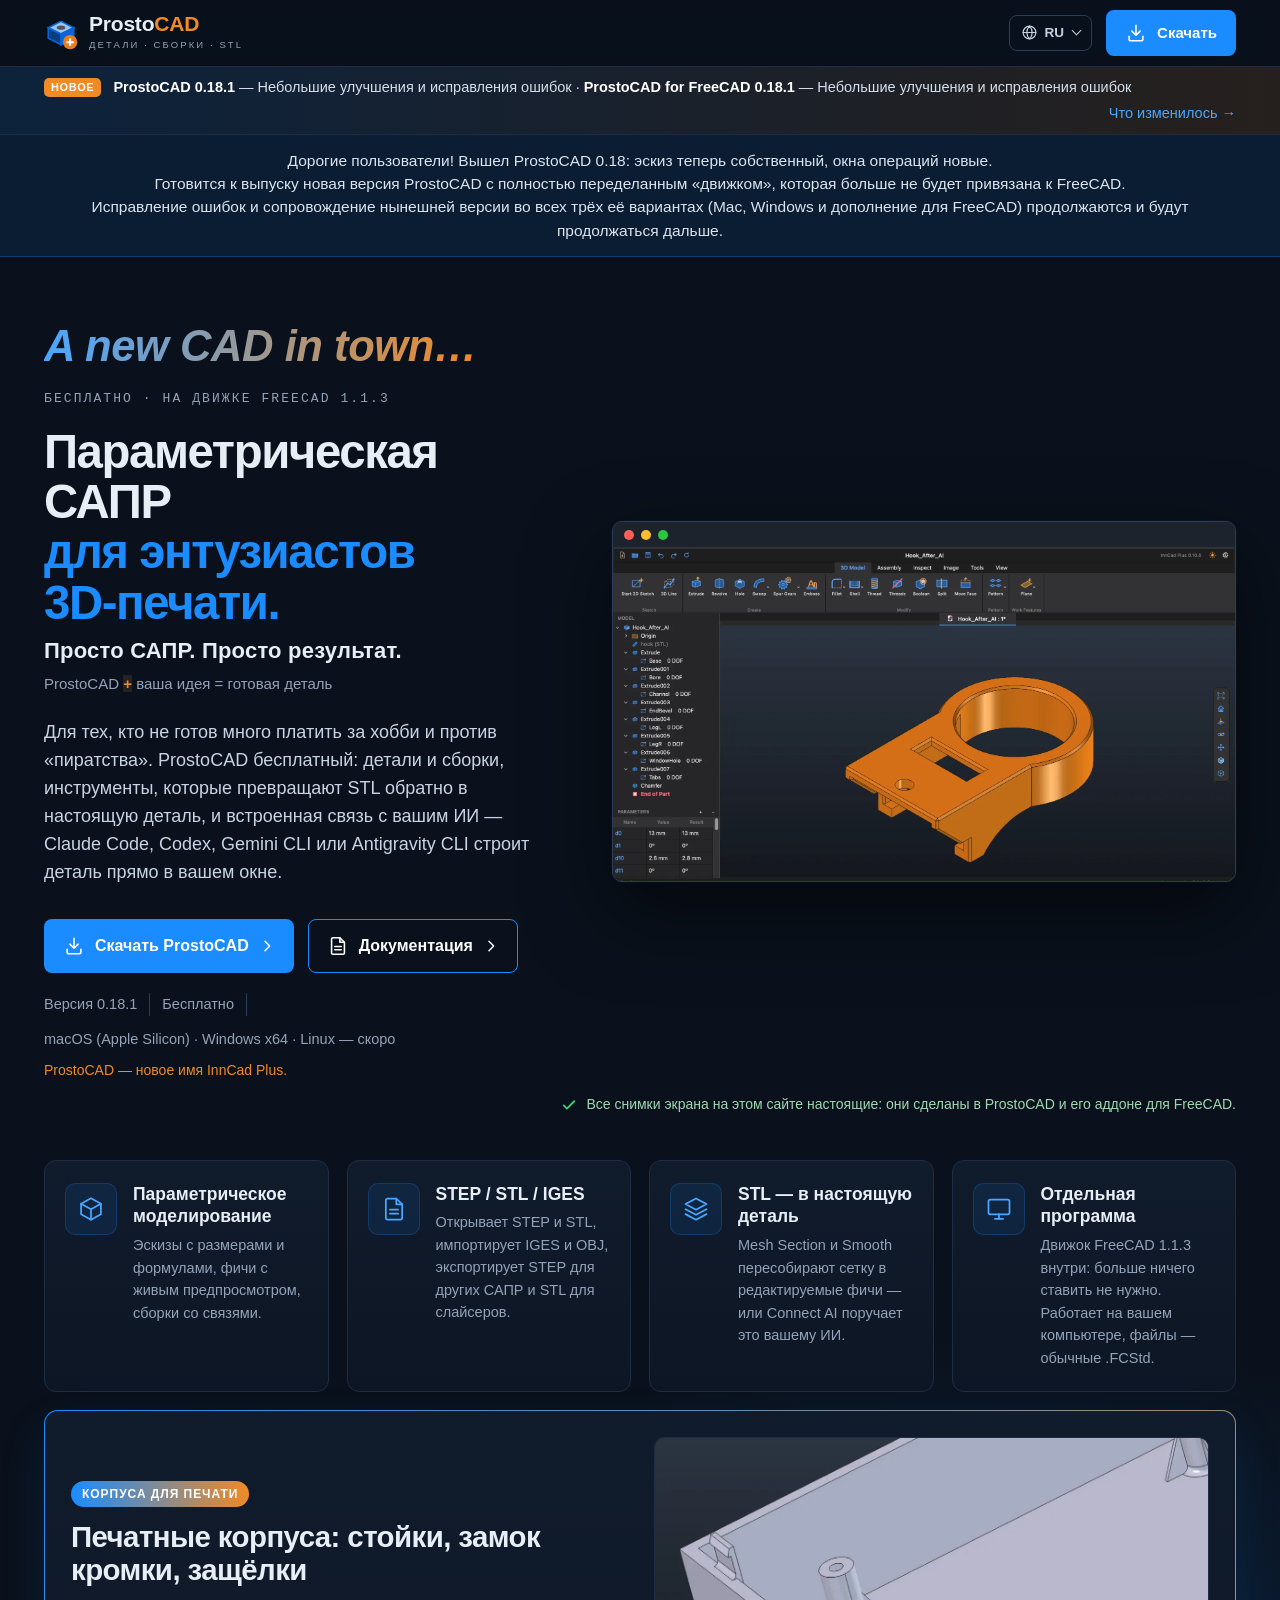
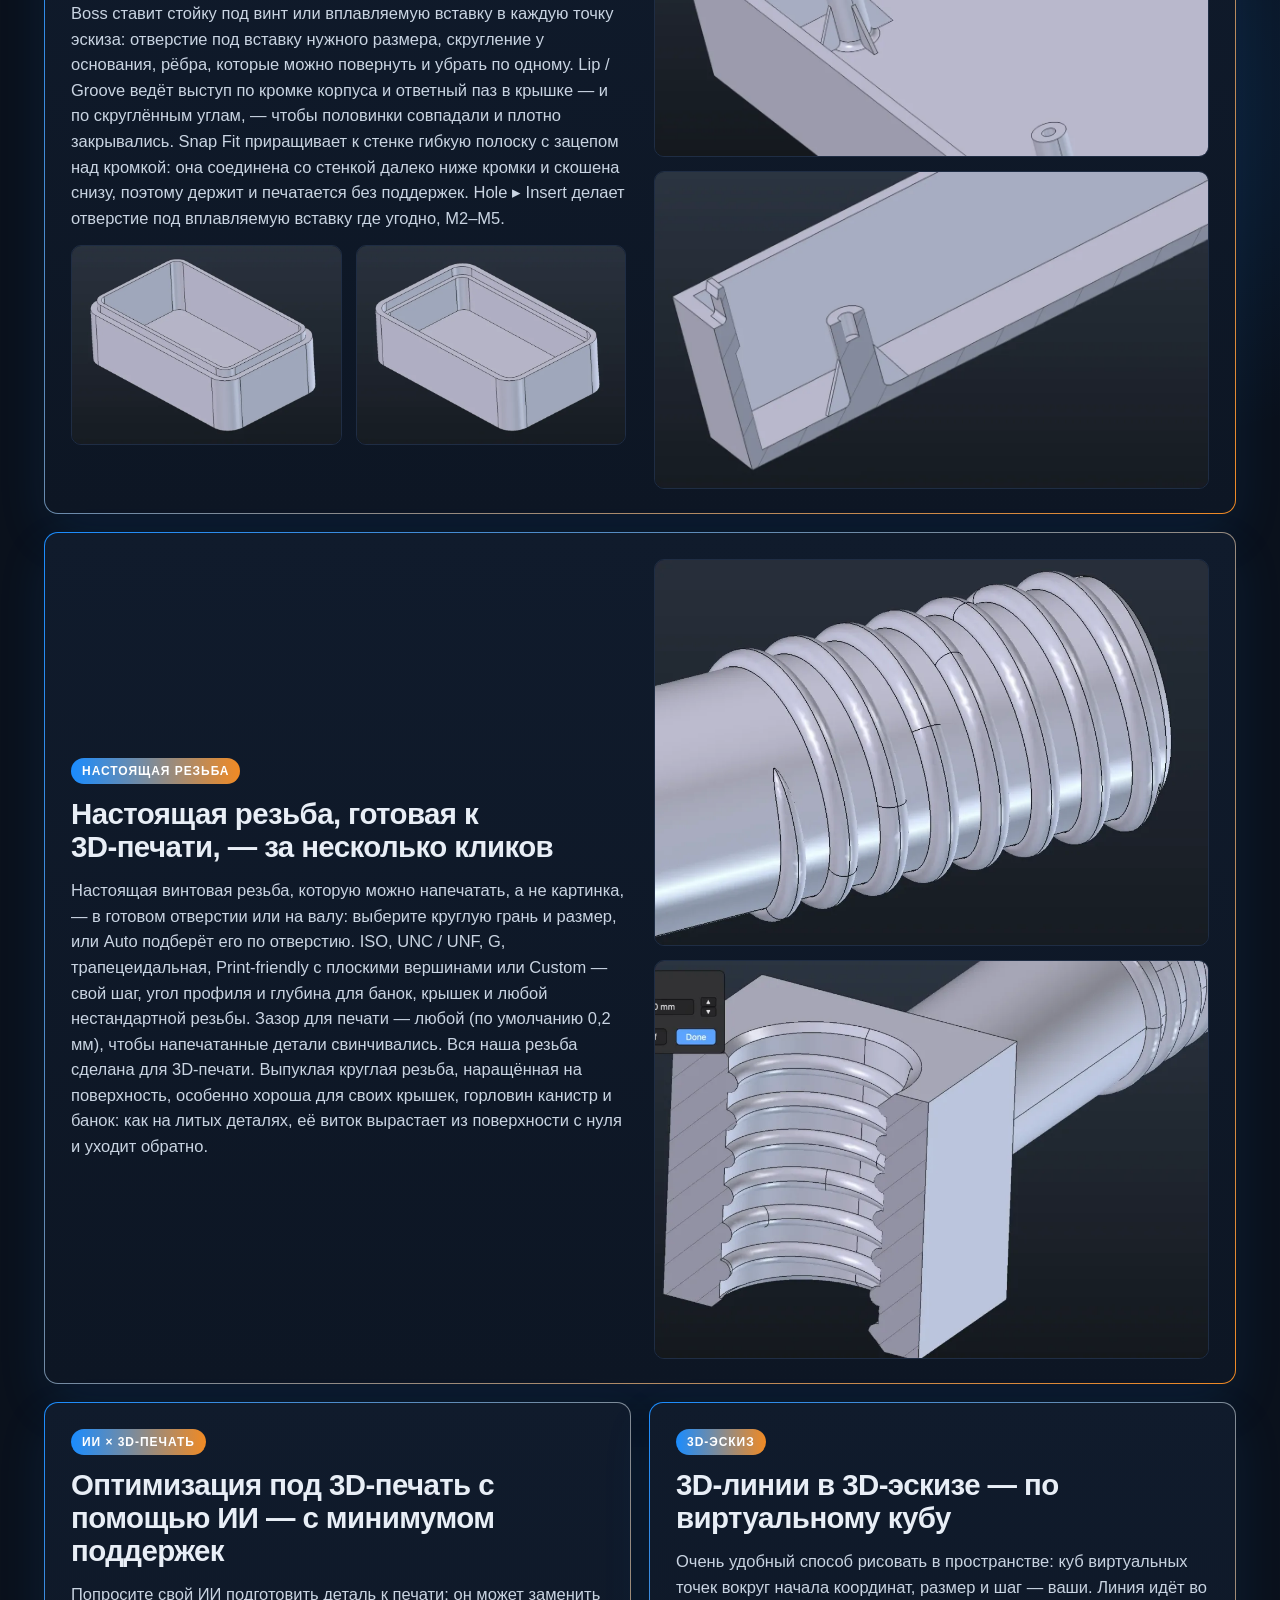
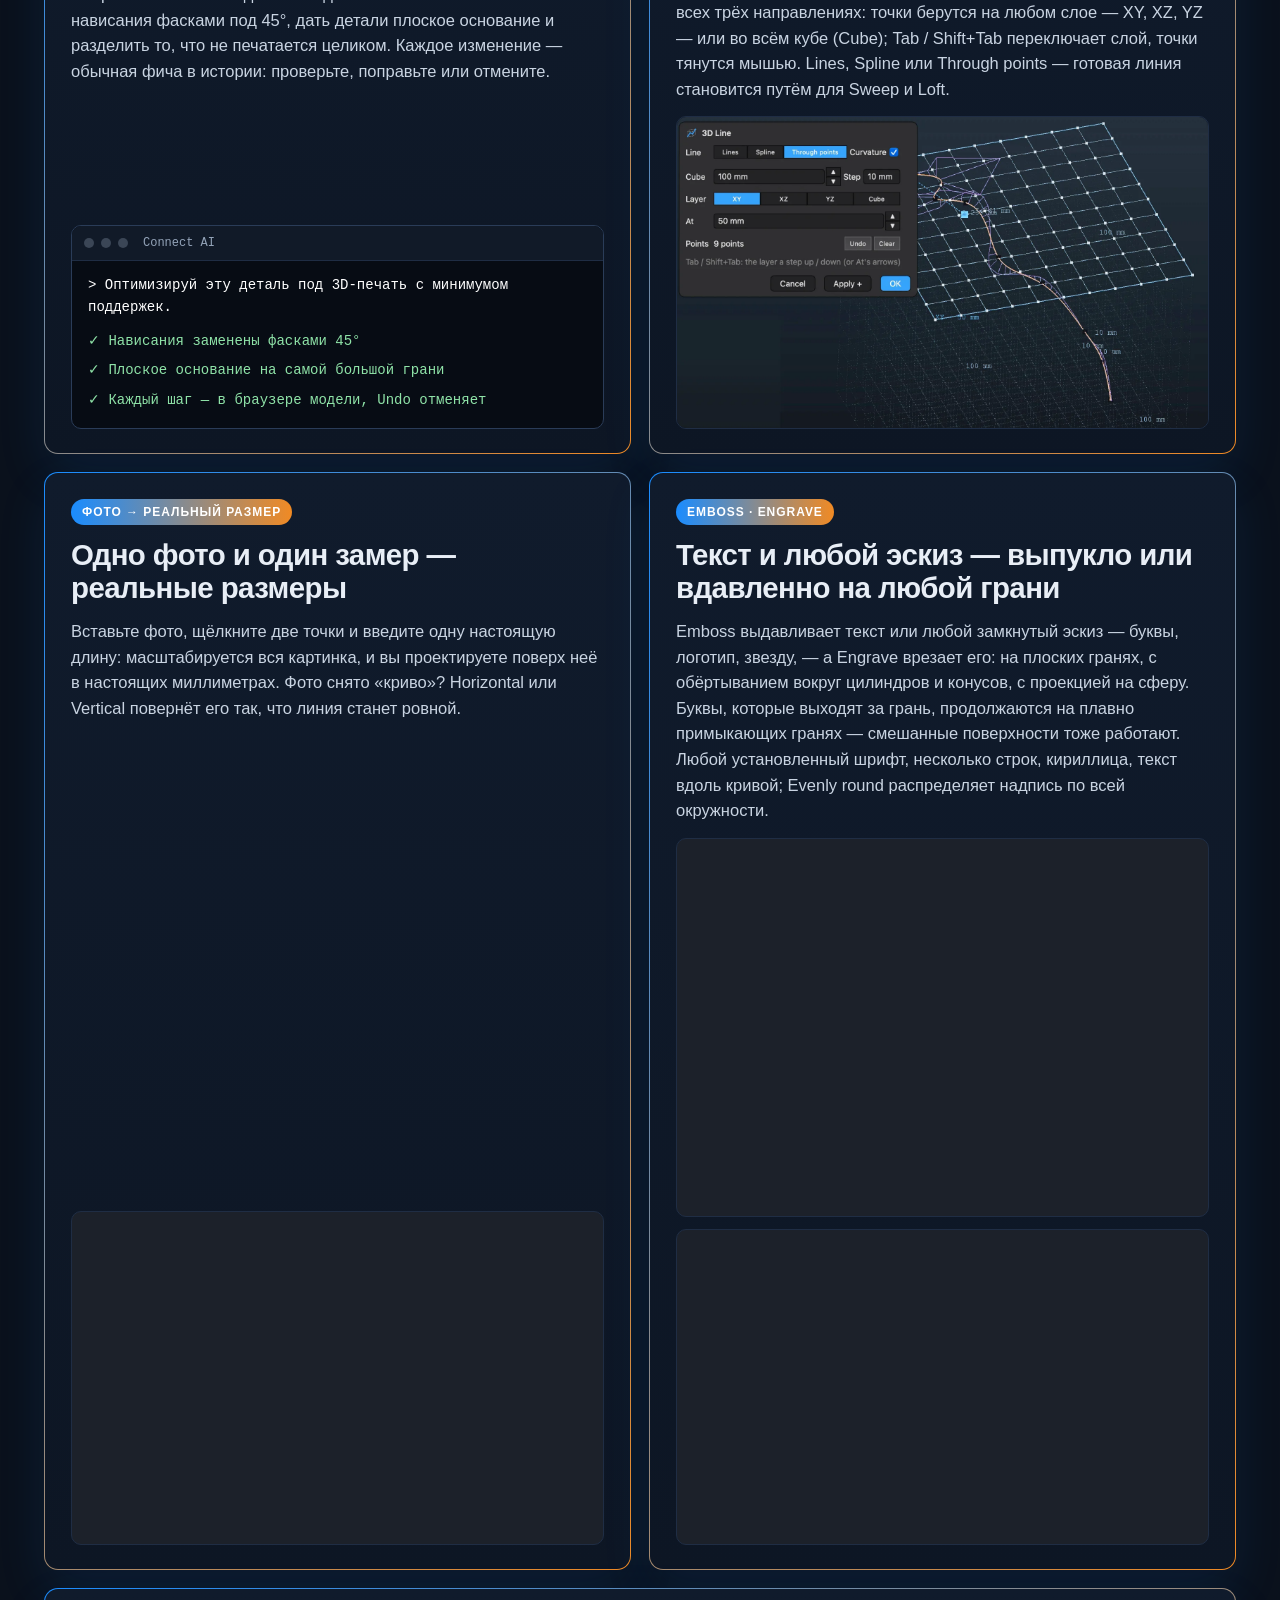
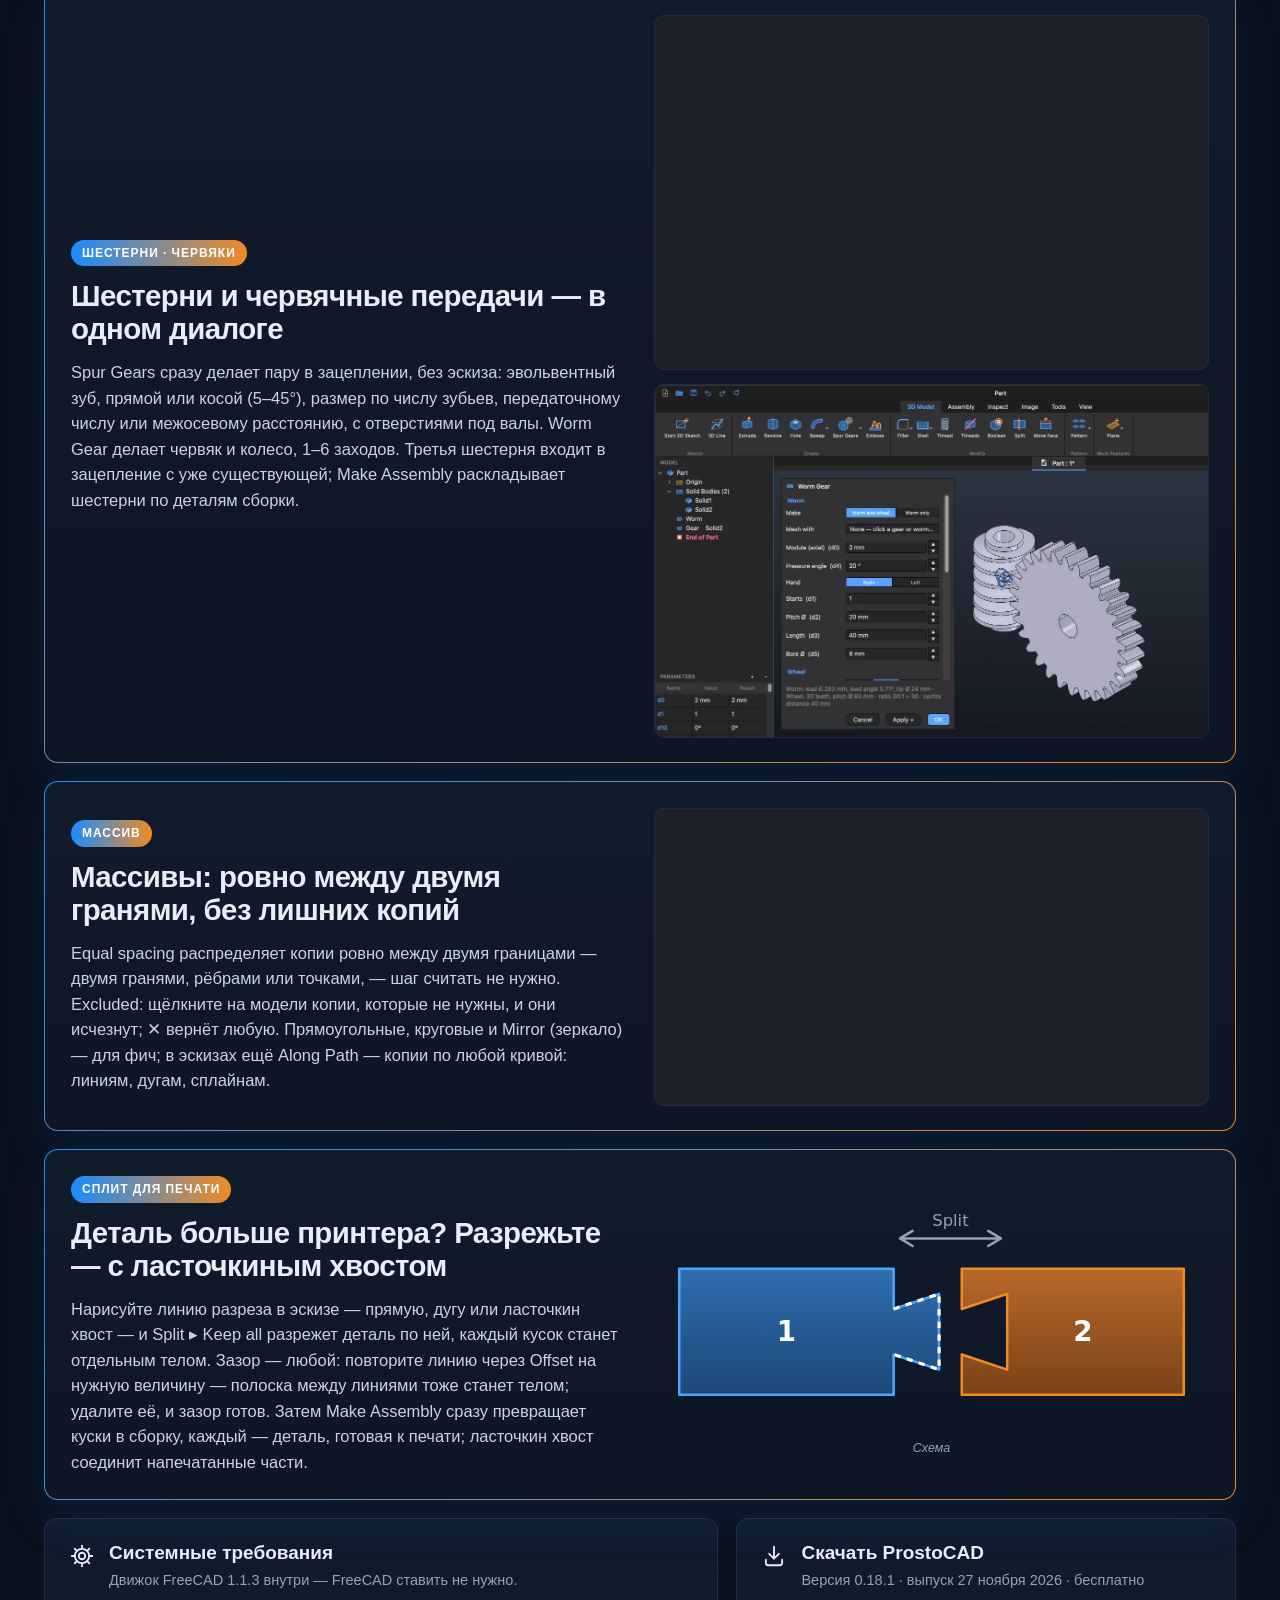
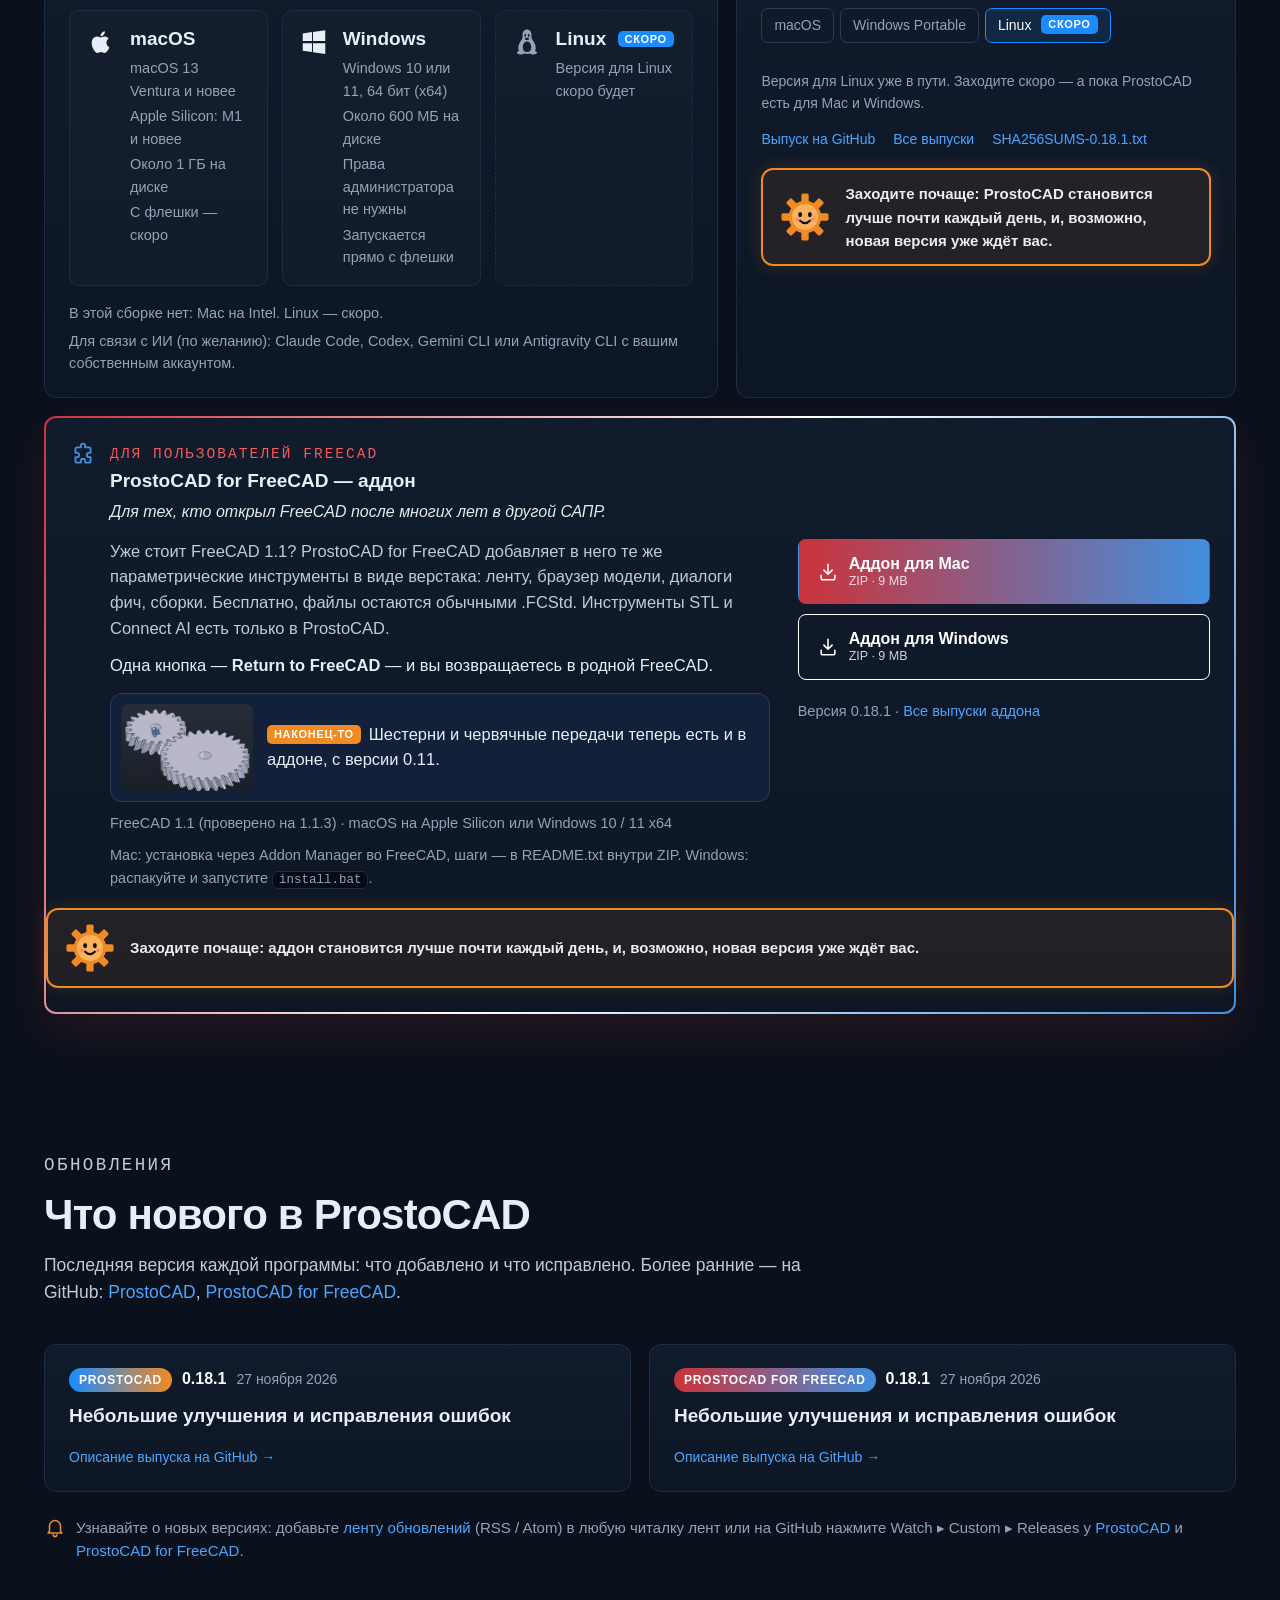
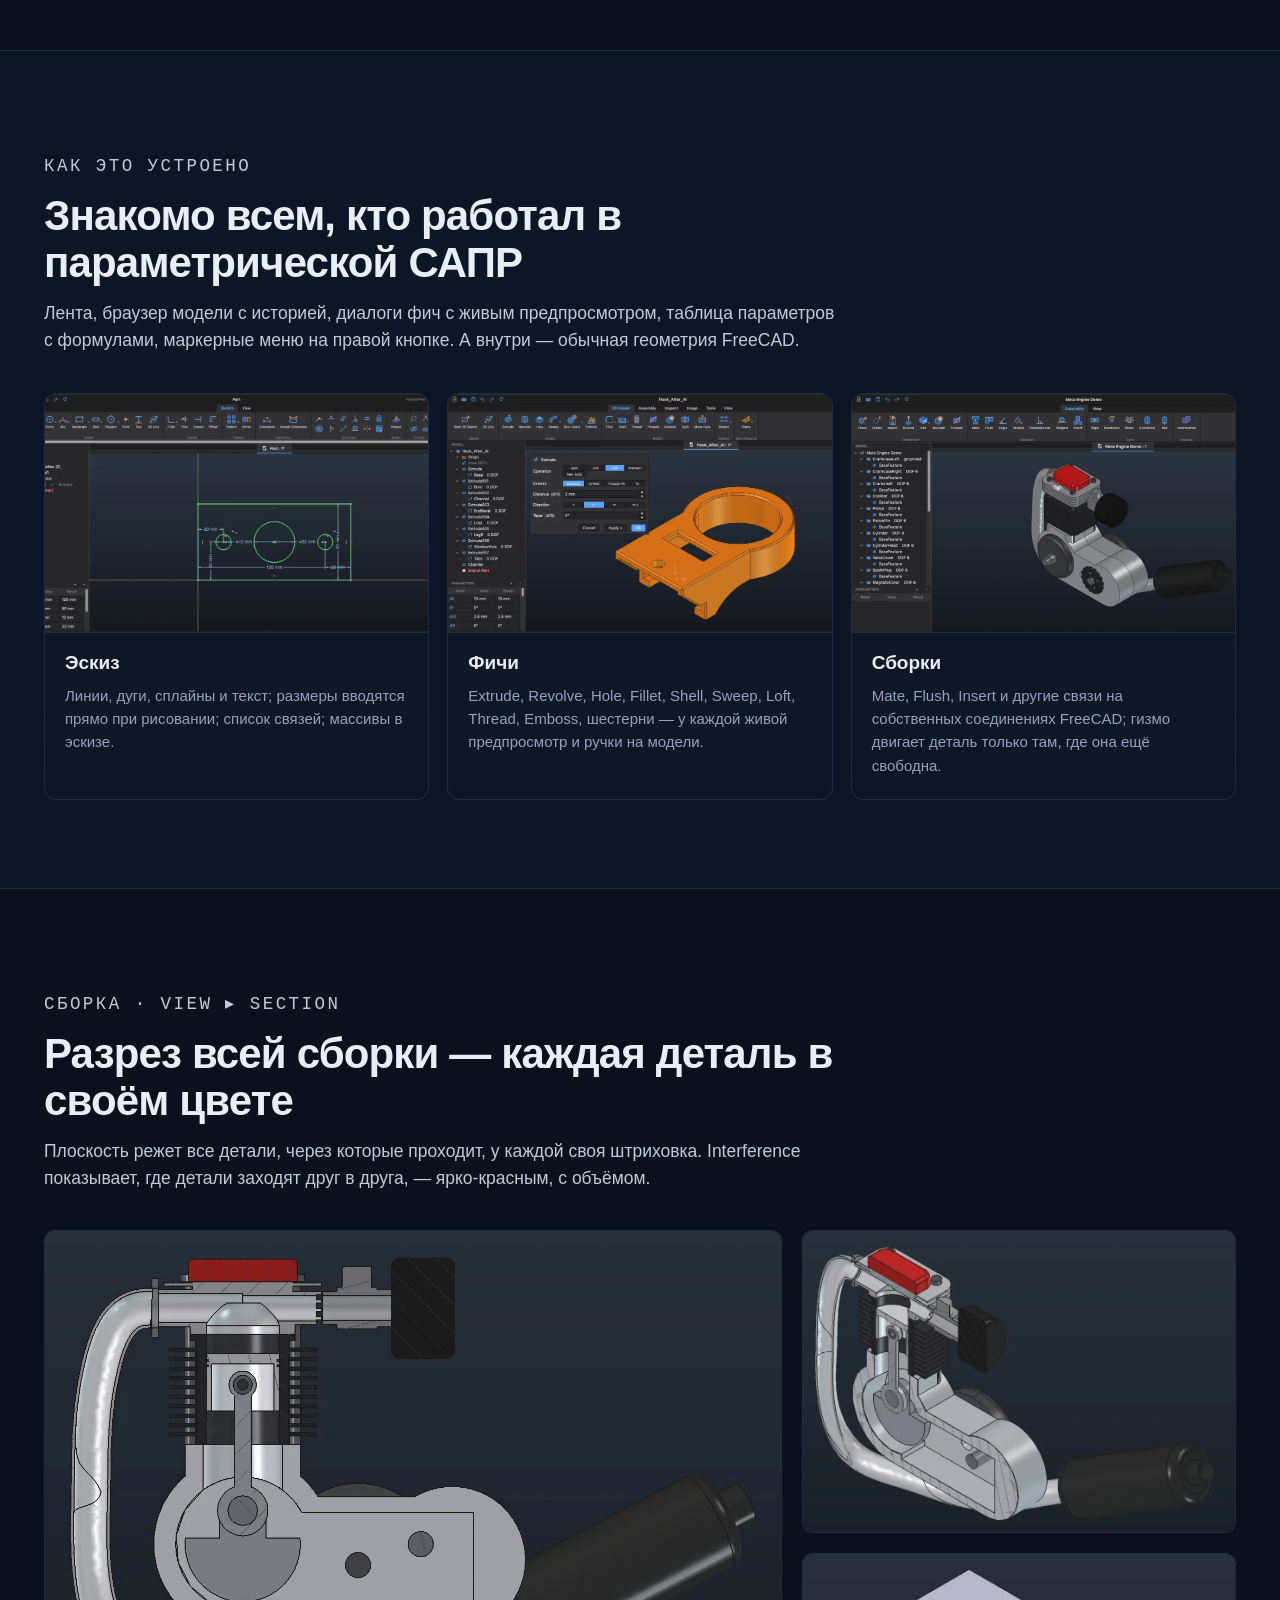
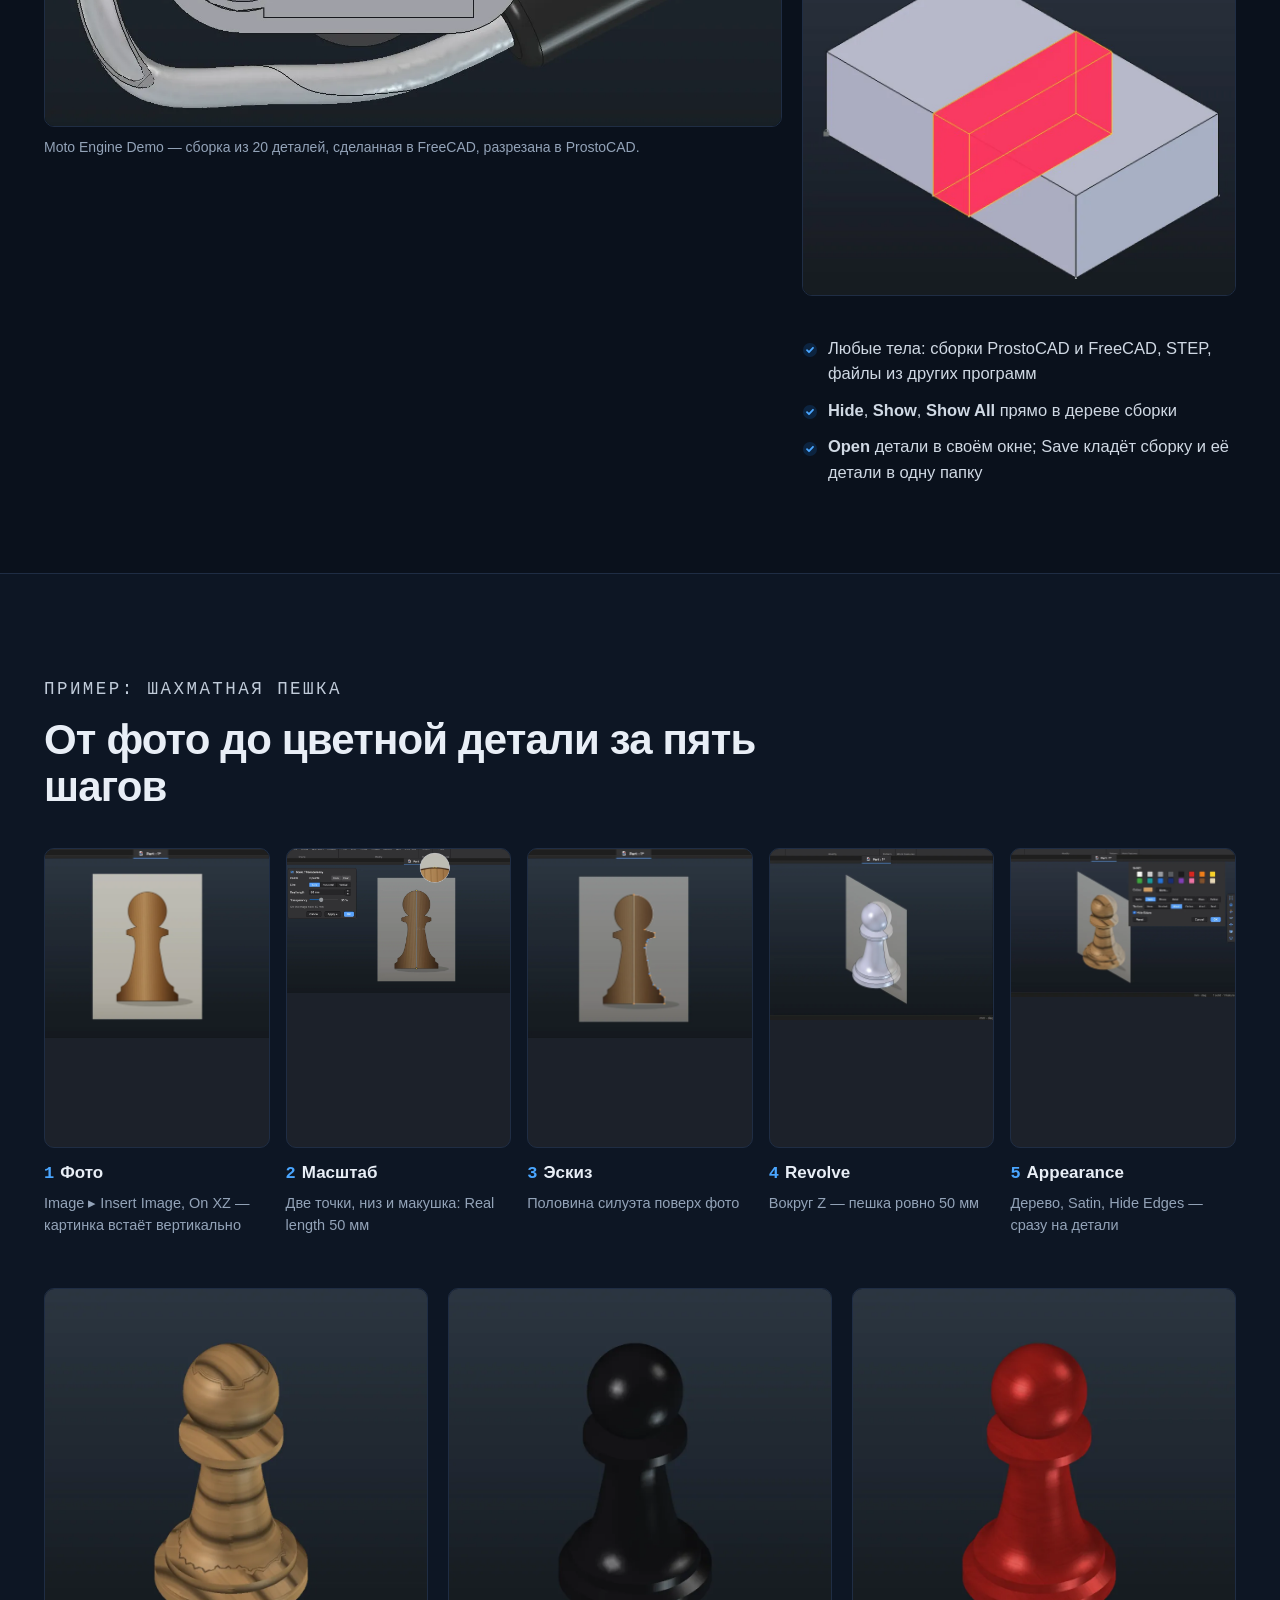
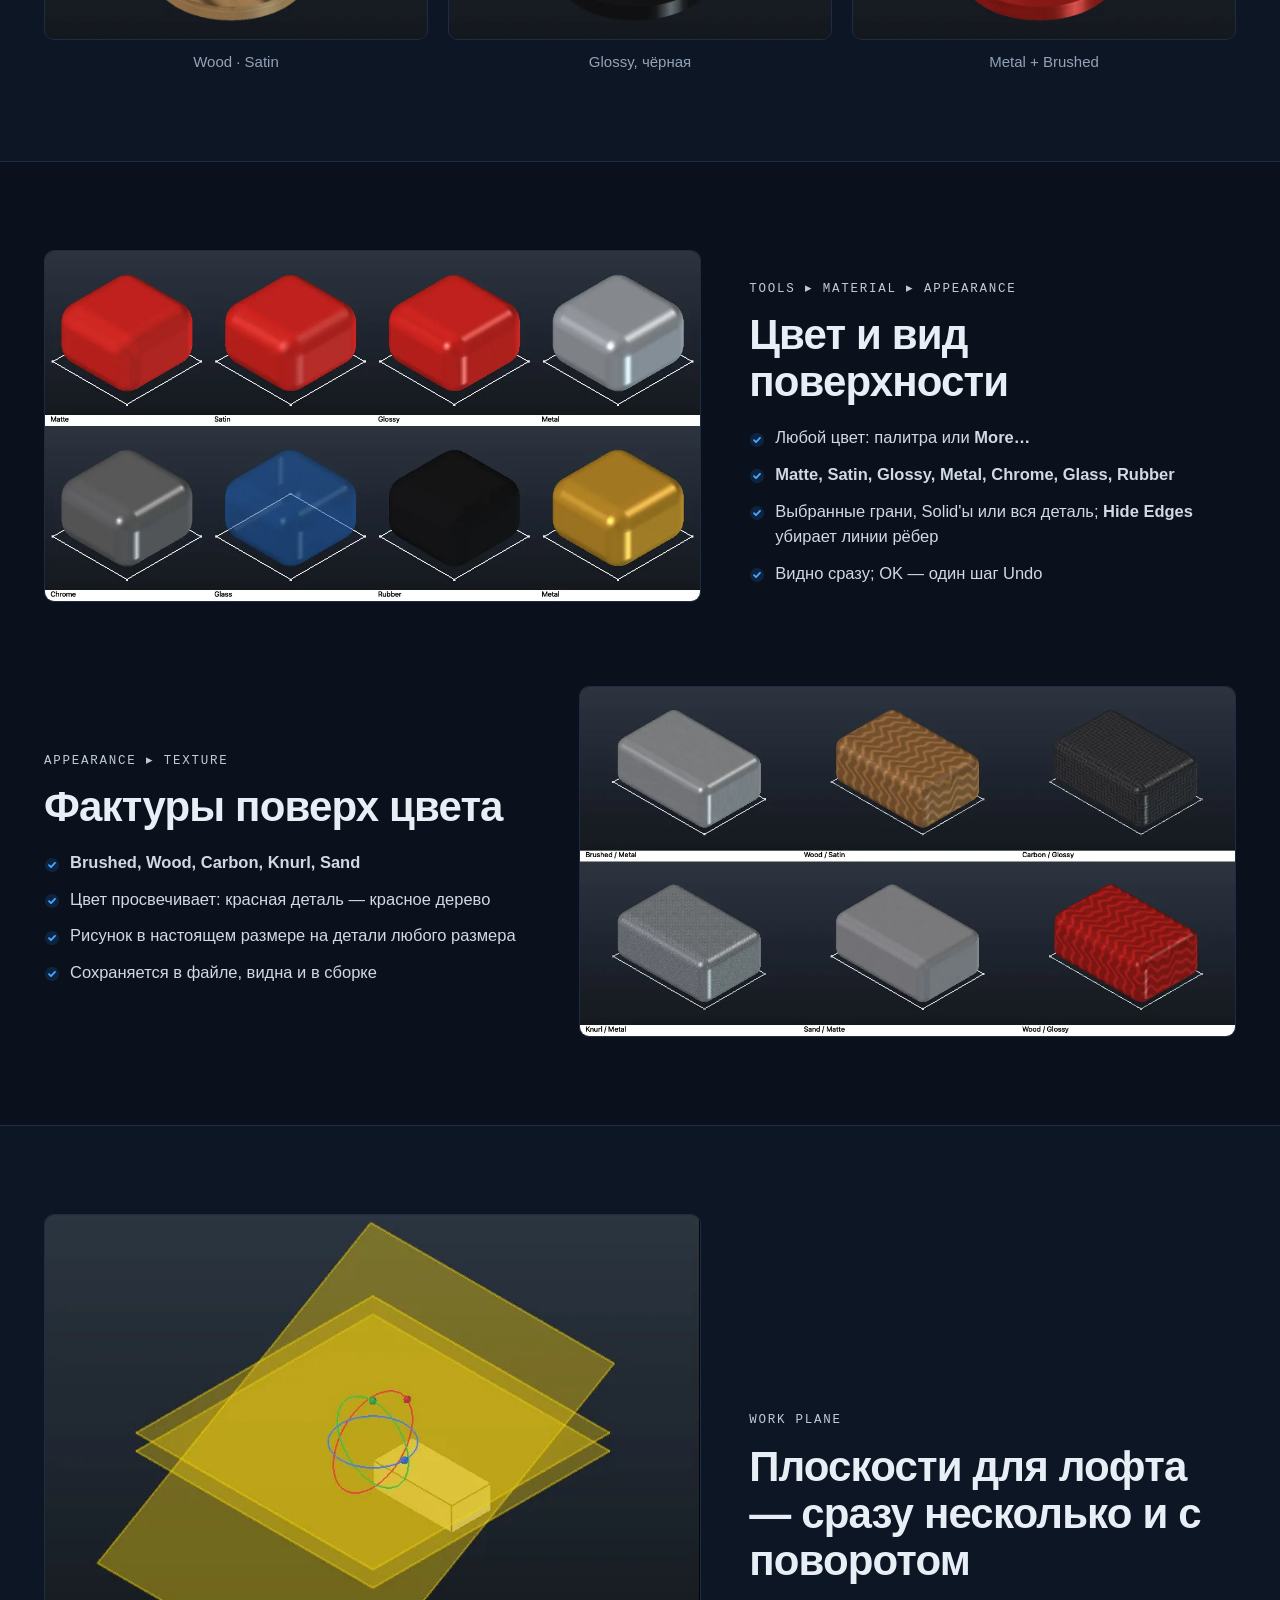
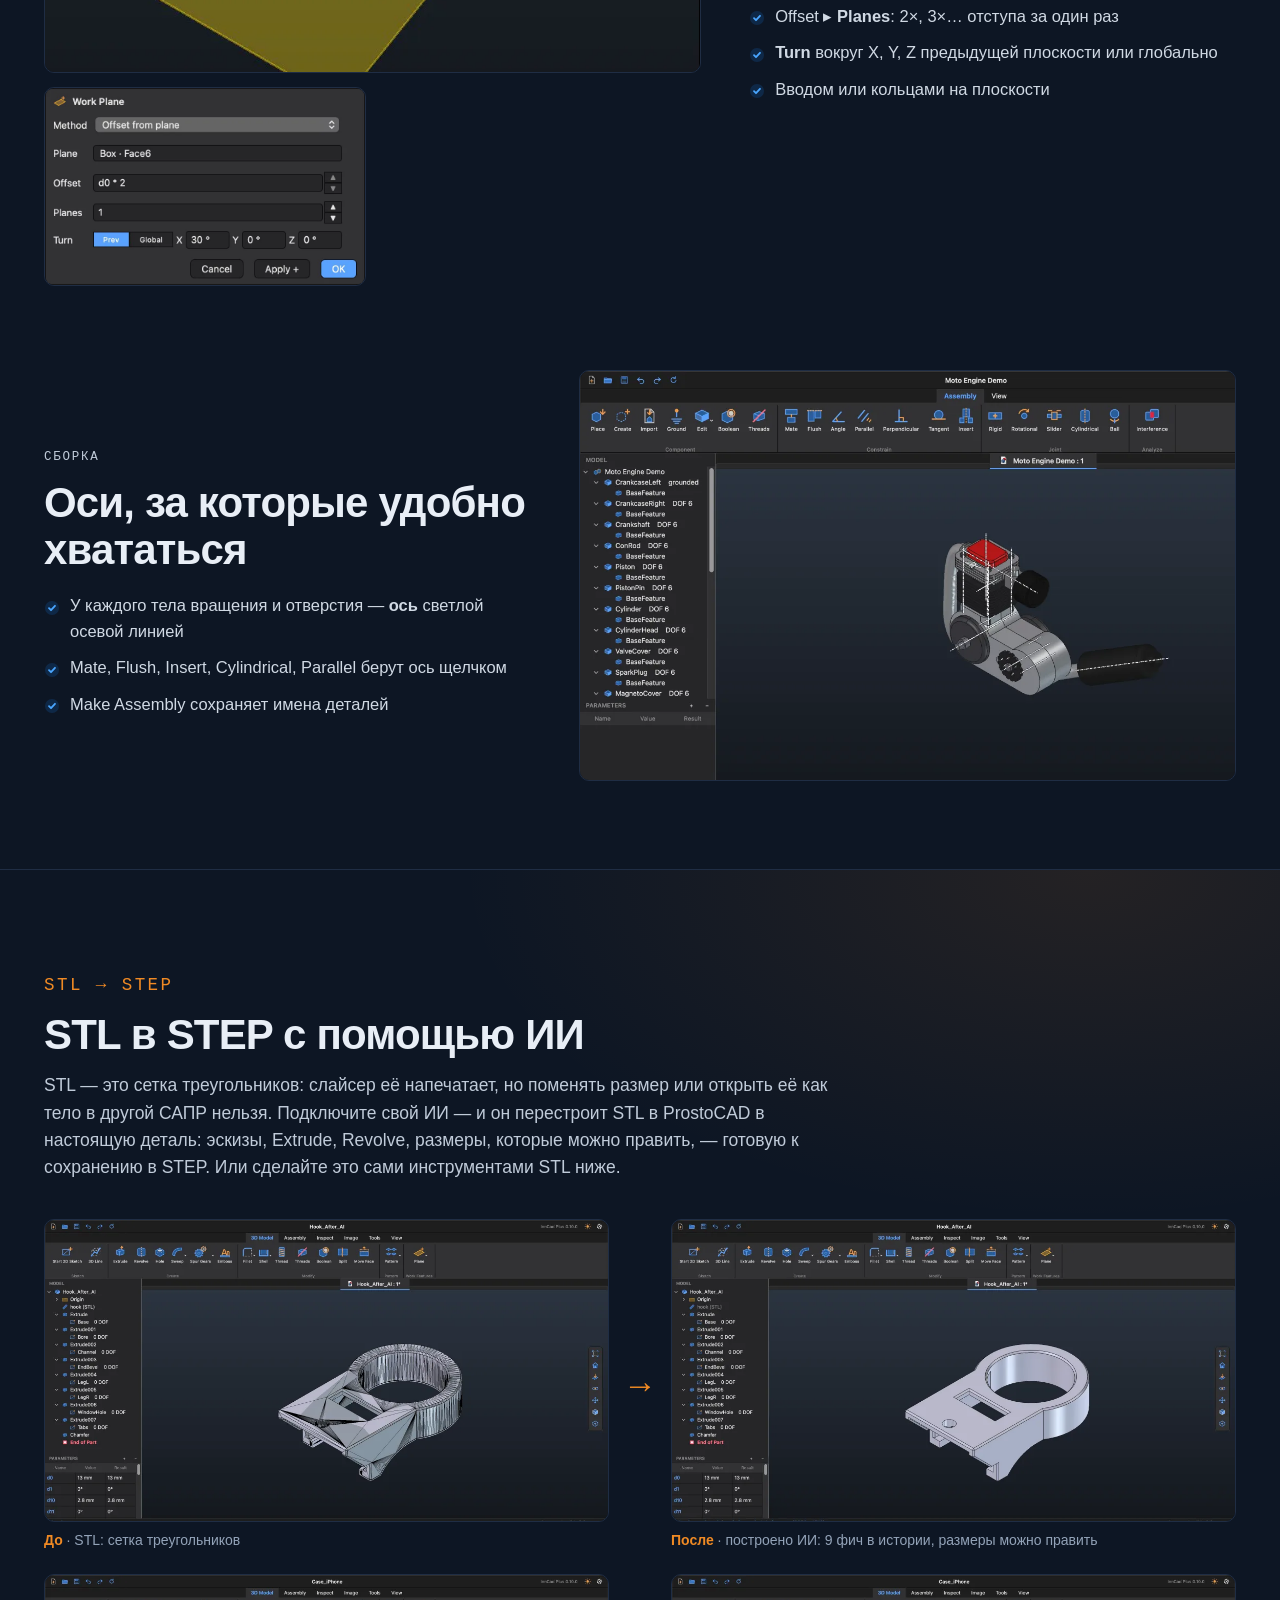
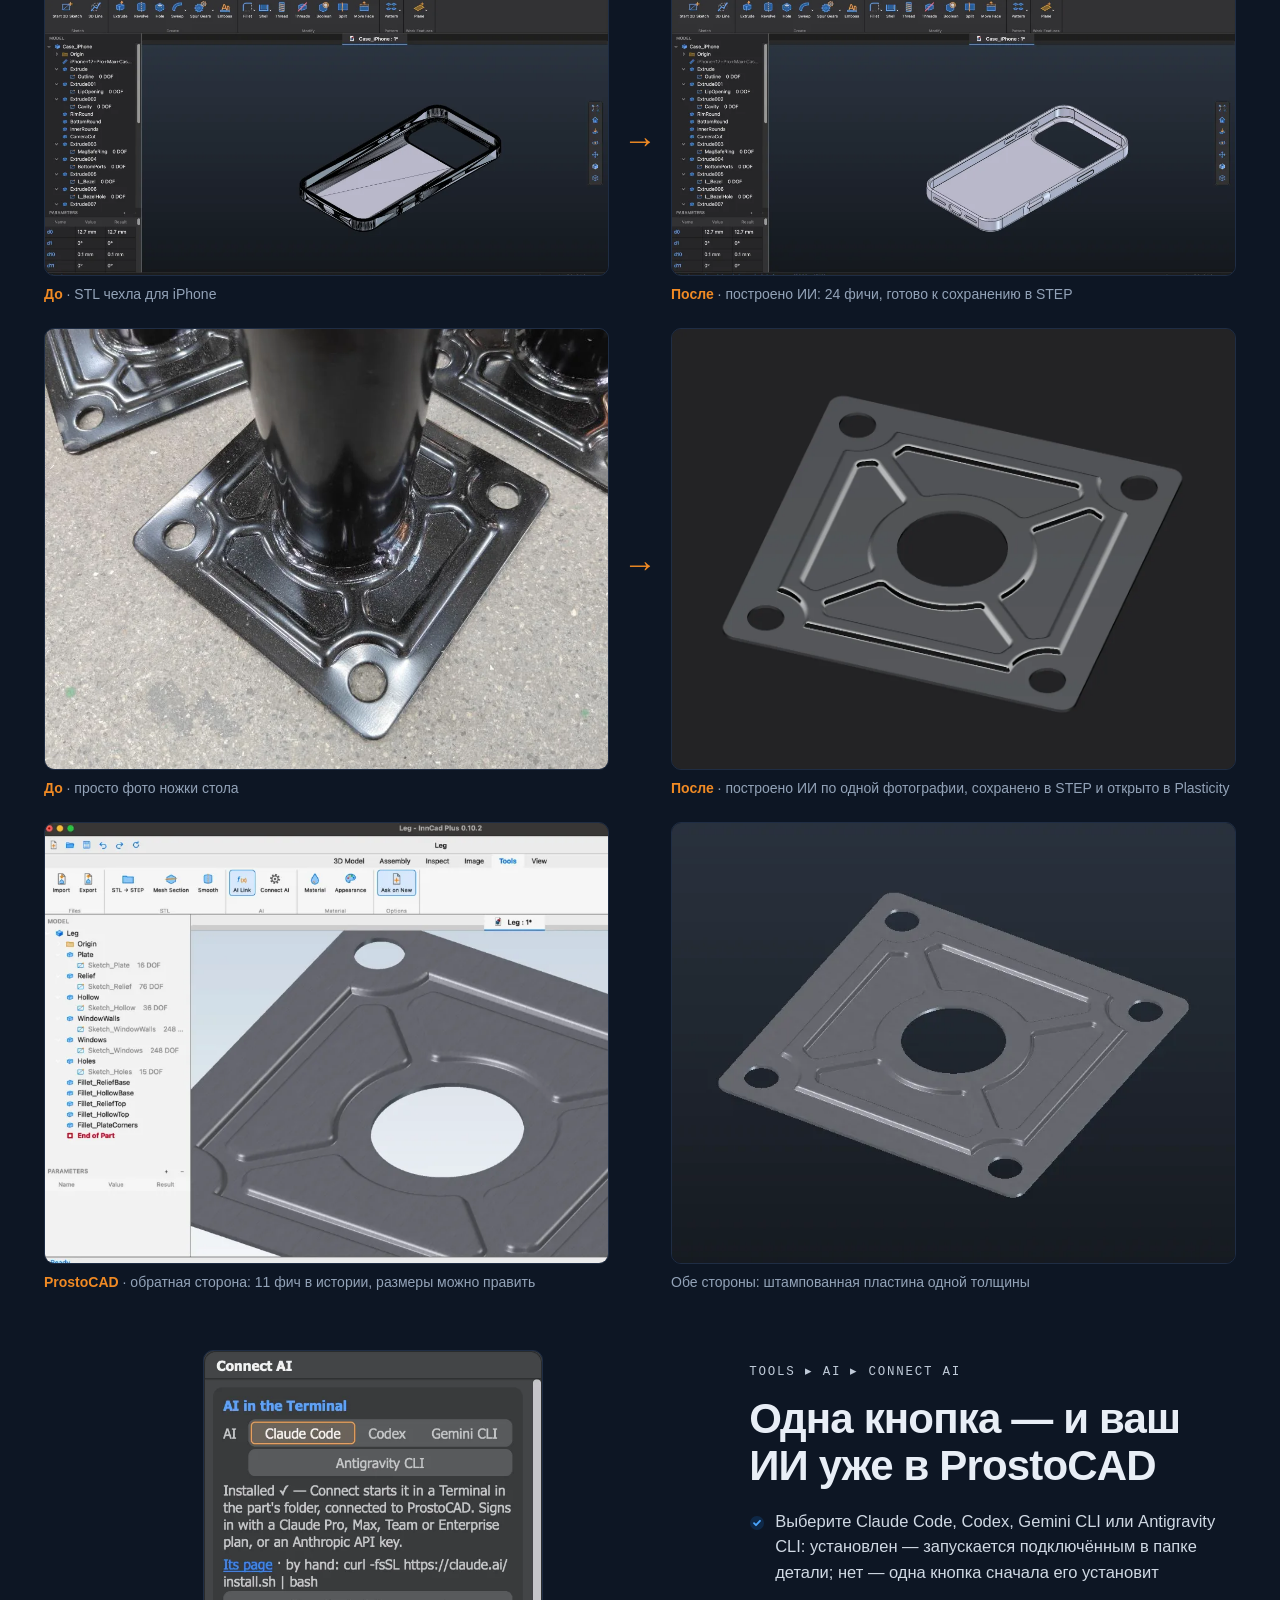
<file: ru/index.html>
<!doctype html>
<html lang="ru">
<head>
<meta charset="utf-8">
<meta name="viewport" content="width=device-width, initial-scale=1">
<title>ProstoCAD — бесплатная параметрическая САПР для 3D-печати, с инструментами STL и ИИ</title>
<meta name="description" content="ProstoCAD: параметрические детали и сборки на движке FreeCAD 1.1.3. Программа для Mac и сборка для Windows, инструменты STL и встроенная связь с ИИ (Claude Code, Codex, Gemini CLI, Antigravity CLI).">
<meta property="og:title" content="ProstoCAD">
<meta property="og:description" content="ProstoCAD: параметрические детали и сборки на движке FreeCAD 1.1.3. Программа для Mac и сборка для Windows, инструменты STL и встроенная связь с ИИ (Claude Code, Codex, Gemini CLI, Antigravity CLI).">
<meta property="og:type" content="website">
<meta name="theme-color" content="#0a111c">
<meta name="msvalidate.01" content="499B6EF04BFF810C76A070A973326980">
<link rel="alternate" hreflang="en" href="https://prostocad.com/">
<link rel="alternate" hreflang="ru" href="https://prostocad.com/ru/">
<link rel="alternate" hreflang="de" href="https://prostocad.com/de/">
<link rel="alternate" hreflang="zh-Hans" href="https://prostocad.com/zh/">
<link rel="alternate" hreflang="hi" href="https://prostocad.com/hi/">
<link rel="alternate" hreflang="x-default" href="https://prostocad.com/">
<link rel="canonical" href="https://prostocad.com/ru/">
<link rel="alternate" type="application/atom+xml" href="https://prostocad.com/ru/updates.xml" title="ProstoCAD — обновления">
<meta property="og:url" content="https://prostocad.com/ru/">
<meta property="og:image" content="https://prostocad.com/og.jpg">
<meta name="twitter:card" content="summary_large_image">
<link rel="icon" href="../icon.svg" type="image/svg+xml">
<link rel="stylesheet" href="../style.css?v=0baa9721">
<script>document.documentElement.classList.add("js")</script>
<script data-goatcounter="https://prostocad.goatcounter.com/count" async src="//gc.zgo.at/count.js"></script>
</head>
<body>
<header class="top"><div class="wrap">
  <a class="brand" href="#top"><img src="../icon.svg" alt="" width="34" height="34"><span><strong>Prosto<span>CAD</span></strong><small>Детали · Сборки · STL</small></span></a>
  <nav class="links">
    <a href="#features">Возможности</a>
    <a href="#updates">Обновления</a>
    <a href="#docs">Документация</a>
    <a href="#requirements">Требования</a>
    <a href="#addon">Аддон для FreeCAD</a>
    <a href="#faq">FAQ</a>
    <a href="#contact">Контакты</a>
  </nav>
  <div class="right">
    <details class="langmenu"><summary aria-label="Language"><svg class="i" viewBox="0 0 24 24" aria-hidden="true"><circle cx="12" cy="12" r="9"/><path d="M3 12h18M12 3c2.6 2.6 3.8 5.6 3.8 9s-1.2 6.4-3.8 9c-2.6-2.6-3.8-5.6-3.8-9S9.4 5.6 12 3z"/></svg><span>RU</span></summary><div class="menu"><a href="../" data-lang="en" hreflang="en" lang="en">English</a><a href="../ru/" data-lang="ru" hreflang="ru" lang="ru" aria-current="true">Русский</a><a href="../de/" data-lang="de" hreflang="de" lang="de">Deutsch</a><a href="../zh/" data-lang="zh" hreflang="zh-Hans" lang="zh-Hans">中文</a><a href="../hi/" data-lang="hi" hreflang="hi" lang="hi">हिन्दी</a></div></details>
    <a class="btn primary small" href="#download"><svg class="i" viewBox="0 0 24 24" aria-hidden="true"><path d="M12 3.5v11m0 0-4.5-4.5m4.5 4.5 4.5-4.5M4.5 15.5v3a2 2 0 0 0 2 2h11a2 2 0 0 0 2-2v-3"/></svg><span>Скачать</span></a>
  </div>
</div></header>
<div class="newsbar"><div class="wrap"><a href="#updates"><span class="tag-new">Новое</span><span class="what"><b>ProstoCAD 0.18.1</b> — Небольшие улучшения и исправления ошибок · <b>ProstoCAD for FreeCAD 0.18.1</b> — Небольшие улучшения и исправления ошибок</span><span class="go">Что изменилось →</span></a></div></div>
<div class="notice"><div class="wrap"><p>Дорогие пользователи! Вышел ProstoCAD 0.18: эскиз теперь собственный, окна операций новые.<br>Готовится к выпуску новая версия ProstoCAD с полностью переделанным «движком», которая больше не будет привязана к FreeCAD.<br>Исправление ошибок и сопровождение нынешней версии во всех трёх её вариантах (Mac, Windows и дополнение для FreeCAD) продолжаются и будут продолжаться дальше.</p></div></div>

<main id="top">
<div class="hero"><div class="wrap">
  <div class="grid">
    <div>
      <p class="town">A new CAD in town…</p>
      <p class="mono-kicker">Бесплатно · на движке FreeCAD 1.1.3</p>
      <h1>Параметрическая САПР<span>для энтузиастов 3D‑печати.</span></h1>
      <p class="tagline">Просто САПР. Просто результат.</p>
      <p class="equation">ProstoCAD <b class='plus'>+</b> ваша идея = готовая деталь</p>
      <p class="lead">Для тех, кто не готов много платить за хобби и против «пиратства». ProstoCAD бесплатный: детали и сборки, инструменты, которые превращают STL обратно в настоящую деталь, и встроенная связь с вашим ИИ — Claude Code, Codex, Gemini CLI или Antigravity CLI строит деталь прямо в вашем окне.</p>
      <div class="cta">
        <a class="btn primary" href="#download"><svg class="i" viewBox="0 0 24 24" aria-hidden="true"><path d="M12 3.5v11m0 0-4.5-4.5m4.5 4.5 4.5-4.5M4.5 15.5v3a2 2 0 0 0 2 2h11a2 2 0 0 0 2-2v-3"/></svg>Скачать ProstoCAD<svg class="i chev" viewBox="0 0 24 24" aria-hidden="true"><path d="m9 5 7 7-7 7"/></svg></a>
        <a class="btn outline" href="#docs"><svg class="i" viewBox="0 0 24 24" aria-hidden="true"><path d="M14 3H6.5A1.5 1.5 0 0 0 5 4.5v15A1.5 1.5 0 0 0 6.5 21h11a1.5 1.5 0 0 0 1.5-1.5V8z"/><path d="M14 3v5h5M8.5 12.5h7M8.5 16h7"/></svg>Документация<svg class="i chev" viewBox="0 0 24 24" aria-hidden="true"><path d="m9 5 7 7-7 7"/></svg></a>
      </div>
      <p class="meta"><span>Версия 0.18.1</span><i></i><span>Бесплатно</span><i></i><span>macOS (Apple Silicon) · Windows x64 · Linux — скоро</span></p>
      <p class="renamed">ProstoCAD — новое имя InnCad Plus.</p>
    </div>
    <div class="window"><div class="bar"><i></i><i></i><i></i></div><div class=""><a class="zoom" href="../img/hero.webp?v=947d2b0a"><img src="../img/hero.webp?v=947d2b0a" alt="Окно ProstoCAD: лента, браузер модели, параметры и деталь" width="1800" height="963" loading="lazy" decoding="async"></a></div></div>
  </div>
  <p class="real"><svg class="i" viewBox="0 0 24 24" aria-hidden="true"><path d="M5 12.5l4.2 4.2L19 7"/></svg>Все снимки экрана на этом сайте настоящие: они сделаны в ProstoCAD и его аддоне для FreeCAD.</p>

  <div class="feats" id="features">
    <div class="box feat"><div class="ico"><svg class="i" viewBox="0 0 24 24" aria-hidden="true"><path d="M12 2.8 20.5 7.5v9L12 21.2 3.5 16.5v-9z"/><path d="M3.5 7.5 12 12.2l8.5-4.7M12 12.2v9"/></svg></div><div><h3>Параметрическое моделирование</h3>
      <p>Эскизы с размерами и формулами, фичи с живым предпросмотром, сборки со связями.</p></div></div>
    <div class="box feat"><div class="ico"><svg class="i" viewBox="0 0 24 24" aria-hidden="true"><path d="M14 3H6.5A1.5 1.5 0 0 0 5 4.5v15A1.5 1.5 0 0 0 6.5 21h11a1.5 1.5 0 0 0 1.5-1.5V8z"/><path d="M14 3v5h5M8.5 12.5h7M8.5 16h7"/></svg></div><div><h3>STEP / STL / IGES</h3>
      <p>Открывает STEP и STL, импортирует IGES и OBJ, экспортирует STEP для других САПР и STL для слайсеров.</p></div></div>
    <div class="box feat"><div class="ico"><svg class="i" viewBox="0 0 24 24" aria-hidden="true"><path d="m12 3 9 4.8-9 4.8-9-4.8z"/><path d="m3 12.2 9 4.8 9-4.8M3 16.4l9 4.8 9-4.8"/></svg></div><div><h3>STL — в настоящую деталь</h3>
      <p>Mesh Section и Smooth пересобирают сетку в редактируемые фичи — или Connect AI поручает это вашему ИИ.</p></div></div>
    <div class="box feat"><div class="ico"><svg class="i" viewBox="0 0 24 24" aria-hidden="true"><rect x="3" y="4" width="18" height="12.5" rx="1.5"/><path d="M8.5 20.5h7M12 16.5v4"/></svg></div><div><h3>Отдельная программа</h3>
      <p>Движок FreeCAD 1.1.3 внутри: больше ничего ставить не нужно. Работает на вашем компьютере, файлы — обычные .FCStd.</p></div></div>
  </div>

  <div class="promo">
    <div class="promo-card wide" id="boxes">
      <div>
        <span class="pill">Корпуса для печати</span>
        <h2>Печатные корпуса: стойки, замок кромки, защёлки</h2>
        <p>Boss ставит стойку под винт или вплавляемую вставку в каждую точку эскиза: отверстие под вставку нужного размера, скругление у основания, рёбра, которые можно повернуть и убрать по одному. Lip / Groove ведёт выступ по кромке корпуса и ответный паз в крышке — и по скруглённым углам, — чтобы половинки совпадали и плотно закрывались. Snap Fit приращивает к стенке гибкую полоску с зацепом над кромкой: она соединена со стенкой далеко ниже кромки и скошена снизу, поэтому держит и печатается без поддержек. Hole ▸ Insert делает отверстие под вплавляемую вставку где угодно, M2–M5.</p>
        <div class="pair"><div class="shot"><a class="zoom" href="../img/box_lip.webp?v=bef2b4fd"><img src="../img/box_lip.webp?v=bef2b4fd" alt="Корпус со скруглёнными углами и выступом по кромке" width="800" height="589" loading="lazy" decoding="async"></a></div><div class="shot"><a class="zoom" href="../img/box_groove.webp?v=17261f00"><img src="../img/box_groove.webp?v=17261f00" alt="Паз крышки, в который входит выступ" width="800" height="589" loading="lazy" decoding="async"></a></div></div>
      </div>
      <div class="stack"><div class="shot"><a class="zoom" href="../img/box_corner.webp?v=f9072b8d"><img src="../img/box_corner.webp?v=f9072b8d" alt="Стойки с рёбрами и защёлка внутри корпуса" width="1200" height="691" loading="lazy" decoding="async"></a></div><div class="shot"><a class="zoom" href="../img/box_section.webp?v=45c20b37"><img src="../img/box_section.webp?v=45c20b37" alt="В разрезе: защёлка на стенке, стойка с отверстием под вставку" width="1200" height="684" loading="lazy" decoding="async"></a></div></div>
    </div>
    <div class="promo-card wide">
      <div>
        <span class="pill">Настоящая резьба</span>
      <h2>Настоящая резьба, готовая к 3D‑печати, — за несколько кликов</h2>
      <p>Настоящая винтовая резьба, которую можно напечатать, а не картинка, — в готовом отверстии или на валу: выберите круглую грань и размер, или Auto подберёт его по отверстию. ISO, UNC / UNF, G, трапецеидальная, Print-friendly с плоскими вершинами или Custom — свой шаг, угол профиля и глубина для банок, крышек и любой нестандартной резьбы. Зазор для печати — любой (по умолчанию 0,2 мм), чтобы напечатанные детали свинчивались. Вся наша резьба сделана для 3D-печати. Выпуклая круглая резьба, наращённая на поверхность, особенно хороша для своих крышек, горловин канистр и банок: как на литых деталях, её виток вырастает из поверхности с нуля и уходит обратно.</p>
      </div>
      <div class="stack"><div class="shot"><a class="zoom" href="../img/thread_grown.webp?v=c962a5ec"><img src="../img/thread_grown.webp?v=c962a5ec" alt="Выпуклая круглая резьба: сбег витка вырастает из поверхности с нуля" width="1020" height="710" loading="lazy" decoding="async"></a></div><div class="shot"><a class="zoom" href="../img/thread_hole.webp?v=b5fc63bd"><img src="../img/thread_hole.webp?v=b5fc63bd" alt="Круглая резьба в отверстии, разрез Section" width="1000" height="718" loading="lazy" decoding="async"></a></div></div>
    </div>
    <div class="promo-card">
      <span class="pill">ИИ × 3D‑печать</span>
      <h2>Оптимизация под 3D‑печать с помощью ИИ — с минимумом поддержек</h2>
      <p>Попросите свой ИИ подготовить деталь к печати: он может заменить нависания фасками под 45°, дать детали плоское основание и разделить то, что не печатается целиком. Каждое изменение — обычная фича в истории: проверьте, поправьте или отмените.</p>
      <div class="term"><div class="bar"><i></i><i></i><i></i><span>Connect AI</span></div>
        <p class="you">&gt; Оптимизируй эту деталь под 3D‑печать с минимумом поддержек.</p>
        <p>✓ Нависания заменены фасками 45°</p>
        <p>✓ Плоское основание на самой большой грани</p>
        <p>✓ Каждый шаг — в браузере модели, Undo отменяет</p>
      </div>
    </div>
    <div class="promo-card">
      <span class="pill">3D‑эскиз</span>
      <h2>3D‑линии в 3D‑эскизе — по виртуальному кубу</h2>
      <p>Очень удобный способ рисовать в пространстве: куб виртуальных точек вокруг начала координат, размер и шаг — ваши. Линия идёт во всех трёх направлениях: точки берутся на любом слое — XY, XZ, YZ — или во всём кубе (Cube); Tab / Shift+Tab переключает слой, точки тянутся мышью. Lines, Spline или Through points — готовая линия становится путём для Sweep и Loft.</p>
      <div class="shot"><a class="zoom" href="../img/line3d_curve.webp?v=f475d377"><img src="../img/line3d_curve.webp?v=f475d377" alt="3D-линия через точки на разных слоях виртуального куба" width="1510" height="882" loading="lazy" decoding="async"></a></div>
    </div>
    <div class="promo-card">
      <span class="pill">Фото → реальный размер</span>
      <h2>Одно фото и один замер — реальные размеры</h2>
      <p>Вставьте фото, щёлкните две точки и введите одну настоящую длину: масштабируется вся картинка, и вы проектируете поверх неё в настоящих миллиметрах. Фото снято «криво»? Horizontal или Vertical повернёт его так, что линия станет ровной.</p>
      <div class="shot"><a class="zoom" href="../img/photo_scale.webp?v=6fe72c0d"><img src="../img/photo_scale.webp?v=6fe72c0d" alt="Масштаб фото по двум точкам и одной длине; выравнивание Horizontal или Vertical" width="1100" height="688" loading="lazy" decoding="async"></a></div>
    </div>
    <div class="promo-card">
      <span class="pill">Emboss · Engrave</span>
      <h2>Текст и любой эскиз — выпукло или вдавленно на любой грани</h2>
      <p>Emboss выдавливает текст или любой замкнутый эскиз — буквы, логотип, звезду, — а Engrave врезает его: на плоских гранях, с обёртыванием вокруг цилиндров и конусов, с проекцией на сферу. Буквы, которые выходят за грань, продолжаются на плавно примыкающих гранях — смешанные поверхности тоже работают. Любой установленный шрифт, несколько строк, кириллица, текст вдоль кривой; Evenly round распределяет надпись по всей окружности.</p>
      <div class="stack"><div class="shot"><a class="zoom" href="../img/star.webp?v=d639d691"><img src="../img/star.webp?v=d639d691" alt="Звезда, сделанная в ProstoCAD" width="1000" height="711" loading="lazy" decoding="async"></a></div><div class="shot"><a class="zoom" href="../img/18_emboss.webp?v=5092079f"><img src="../img/18_emboss.webp?v=5092079f" alt="Текст, выдавленный вокруг цилиндра" width="900" height="532" loading="lazy" decoding="async"></a></div></div>
    </div>
    <div class="promo-card wide" id="gears">
      <div>
        <span class="pill">Шестерни · Червяки</span>
      <h2>Шестерни и червячные передачи — в одном диалоге</h2>
      <p>Spur Gears сразу делает пару в зацеплении, без эскиза: эвольвентный зуб, прямой или косой (5–45°), размер по числу зубьев, передаточному числу или межосевому расстоянию, с отверстиями под валы. Worm Gear делает червяк и колесо, 1–6 заходов. Третья шестерня входит в зацепление с уже существующей; Make Assembly раскладывает шестерни по деталям сборки.</p>
      </div>
      <div class="stack"><div class="shot"><a class="zoom" href="../img/gears_pair.webp?v=8d746a2d"><img src="../img/gears_pair.webp?v=8d746a2d" alt="Диалог Spur Gears и пара косозубых шестерён в зацеплении" width="1200" height="765" loading="lazy" decoding="async"></a></div><div class="shot"><a class="zoom" href="../img/gears_worm.webp?v=6f53ef30"><img src="../img/gears_worm.webp?v=6f53ef30" alt="Диалог Worm Gear с червяком и колесом" width="1200" height="765" loading="lazy" decoding="async"></a></div></div>
    </div>
    <div class="promo-card wide">
      <div>
        <span class="pill">Массив</span>
        <h2>Массивы: ровно между двумя гранями, без лишних копий</h2>
        <p>Equal spacing распределяет копии ровно между двумя границами — двумя гранями, рёбрами или точками, — шаг считать не нужно. Excluded: щёлкните на модели копии, которые не нужны, и они исчезнут; ✕ вернёт любую. Прямоугольные, круговые и Mirror (зеркало) — для фич; в эскизах ещё Along Path — копии по любой кривой: линиям, дугам, сплайнам.</p>
      </div>
      <div class="shot"><a class="zoom" href="../img/pattern.webp?v=84b6f058"><img src="../img/pattern.webp?v=84b6f058" alt="Прямоугольный массив с Equal spacing между торцами пластины, копии 3 и 5 исключены" width="1400" height="749" loading="lazy" decoding="async"></a></div>
    </div>
    <div class="promo-card wide">
      <div>
        <span class="pill">Сплит для печати</span>
        <h2>Деталь больше принтера? Разрежьте — с ласточкиным хвостом</h2>
        <p>Нарисуйте линию разреза в эскизе — прямую, дугу или ласточкин хвост — и Split ▸ Keep all разрежет деталь по ней, каждый кусок станет отдельным телом. Зазор — любой: повторите линию через Offset на нужную величину — полоска между линиями тоже станет телом; удалите её, и зазор готов. Затем Make Assembly сразу превращает куски в сборку, каждый — деталь, готовая к печати; ласточкин хвост соединит напечатанные части.</p>
      </div>
      <figure class="scheme"><svg class="dovetail" viewBox="0 0 440 190" role="img" aria-label="Деталь, разрезанная на две части по линии ласточкиного хвоста">
  <defs><linearGradient id="dtA" x1="0" y1="0" x2="0" y2="1"><stop offset="0" stop-color="#2f6fb0"/><stop offset="1" stop-color="#1d4778"/></linearGradient>
  <linearGradient id="dtB" x1="0" y1="0" x2="0" y2="1"><stop offset="0" stop-color="#b8692a"/><stop offset="1" stop-color="#7a4316"/></linearGradient></defs>
  <path d="M20 60 L190 60 L190 92 L226 80 L226 140 L190 128 L190 160 L20 160 Z" fill="url(#dtA)" stroke="#4aa6ff" stroke-width="2" stroke-linejoin="round"/>
  <path d="M244 60 L420 60 L420 160 L244 160 L244 128 L280 140 L280 80 L244 92 Z" fill="url(#dtB)" stroke="#f08a24" stroke-width="2" stroke-linejoin="round"/>
  <path d="M190 92 L226 80 L226 140 L190 128" fill="none" stroke="#fff" stroke-width="2.5" stroke-dasharray="5 5"/>
  <text x="105" y="117" fill="#fff" font-size="22" font-weight="700" text-anchor="middle" font-family="system-ui, sans-serif">1</text>
  <text x="340" y="117" fill="#fff" font-size="22" font-weight="700" text-anchor="middle" font-family="system-ui, sans-serif">2</text>
  <path d="M195 36 H275 M195 36 l10 -6 M195 36 l10 6 M275 36 l-10 -6 M275 36 l-10 6" stroke="#93a3b8" stroke-width="2" fill="none" stroke-linecap="round"/>
  <text x="235" y="26" fill="#93a3b8" font-size="13" text-anchor="middle" font-family="system-ui, sans-serif">Split</text>
</svg>
        <figcaption>Схема</figcaption></figure>
    </div>
  </div>

  <div class="pair2">
    <div class="box req" id="requirements">
      <div class="boxhead"><svg class="i" viewBox="0 0 24 24" aria-hidden="true"><circle cx="12" cy="12" r="3"/><circle cx="12" cy="12" r="6.6"/><path d="M12 2.5v2.9M12 18.6v2.9M21.5 12h-2.9M5.4 12H2.5M18.7 5.3l-2 2M7.3 16.7l-2 2M18.7 18.7l-2-2M7.3 7.3l-2-2"/></svg><div><h3>Системные требования</h3>
        <p>Движок FreeCAD 1.1.3 внутри — FreeCAD ставить не нужно.</p></div></div>
      <div class="oss">
        <div class="osr"><svg viewBox="0 0 24 24" aria-hidden="true"><path d="M16.37 12.6c-.02-2.2 1.8-3.26 1.88-3.31-1.03-1.5-2.62-1.7-3.18-1.73-1.35-.14-2.64.8-3.33.8-.69 0-1.74-.78-2.86-.76-1.47.02-2.83.86-3.59 2.17-1.53 2.66-.39 6.6 1.1 8.75.73 1.05 1.6 2.24 2.73 2.2 1.1-.05 1.51-.71 2.84-.71 1.32 0 1.7.71 2.86.69 1.18-.02 1.93-1.07 2.65-2.13.84-1.22 1.18-2.4 1.2-2.46-.03-.01-2.3-.88-2.3-3.51zM14.19 6.15c.6-.73 1.01-1.75.9-2.76-.87.04-1.92.58-2.54 1.31-.56.64-1.05 1.67-.92 2.66.97.08 1.96-.49 2.56-1.21z"/></svg><div><h3>macOS</h3><ul>
          <li>macOS 13 Ventura и новее</li><li>Apple Silicon: M1 и новее</li><li>Около 1 ГБ на диске</li><li>С флешки — скоро</li></ul></div></div>
        <div class="osr"><svg viewBox="0 0 24 24" aria-hidden="true"><path d="M3 5.1 10.4 4v7.2H3V5.1zm0 13.8 7.4 1.1v-7.1H3v6zm8.2 1.2L21 21.5v-8.6h-9.8v7.2zM11.2 3.9v7.3H21V2.5l-9.8 1.4z"/></svg><div><h3>Windows</h3><ul>
          <li>Windows 10 или 11, 64 бит (x64)</li><li>Около 600 МБ на диске</li><li>Права администратора не нужны</li><li>Запускается прямо с флешки</li></ul></div></div>
        <div class="osr soon"><svg viewBox="0 0 24 24" aria-hidden="true"><path fill-rule="evenodd" d="M12 2c-2.2 0-3.6 1.8-3.6 4.3 0 1.3.3 2.2-.6 3.6C6.6 11.8 5 14 5 16.6c0 .9.2 1.7.6 2.4-.9.4-1.6 1-1.6 1.6 0 .9 1.6 1.4 3.4 1.4 1 0 1.8-.3 2.3-.8.7.2 1.5.3 2.3.3s1.6-.1 2.3-.3c.5.5 1.3.8 2.3.8 1.8 0 3.4-.5 3.4-1.4 0-.6-.7-1.2-1.6-1.6.4-.7.6-1.5.6-2.4 0-2.6-1.6-4.8-2.8-6.7-.9-1.4-.6-2.3-.6-3.6C15.6 3.8 14.2 2 12 2zm-1.4 3.6c.4 0 .7.5.7 1.1s-.3 1.1-.7 1.1-.7-.5-.7-1.1.3-1.1.7-1.1zm2.8 0c.4 0 .7.5.7 1.1s-.3 1.1-.7 1.1-.7-.5-.7-1.1.3-1.1.7-1.1zM12 8.6c.9 0 1.8.4 1.8.8s-.9 1-1.8 1-1.8-.6-1.8-1 .9-.8 1.8-.8zm0 3c2 0 3.4 2.2 3.4 4.7S14 20 12 20s-3.4-1.2-3.4-3.7S10 11.6 12 11.6z"/></svg><div><h3>Linux <span class="tag-soon">скоро</span></h3><ul>
          <li>Версия для Linux скоро будет</li></ul></div></div>
      </div>
      <div class="foot">
        <p>В этой сборке нет: Mac на Intel. Linux — скоро.</p>
        <p>Для связи с ИИ (по желанию): Claude Code, Codex, Gemini CLI или Antigravity CLI с вашим собственным аккаунтом.</p>
      </div>
    </div>

    <div class="box dlbox" id="download">
      <div class="boxhead"><svg class="i" viewBox="0 0 24 24" aria-hidden="true"><path d="M12 3.5v11m0 0-4.5-4.5m4.5 4.5 4.5-4.5M4.5 15.5v3a2 2 0 0 0 2 2h11a2 2 0 0 0 2-2v-3"/></svg><div><h3>Скачать ProstoCAD</h3>
        <p>Версия 0.18.1 · выпуск 27 ноября 2026 · бесплатно</p></div></div>
      <div class="tabs" role="tablist">
        <button type="button" role="tab" data-pf="pf-mac">macOS</button>
        <button type="button" role="tab" data-pf="pf-zip">Windows Portable</button>
        <button type="button" role="tab" data-pf="pf-linux">Linux <span class="tag-soon">скоро</span></button>
      </div>
      <div class="pf" id="pf-mac"><h4>macOS</h4>
        <a class="btn primary" href="https://github.com/Igr11/ProstoCAD-releases/releases/download/v0.18.1/ProstoCAD-0.18.1-macos-arm64.dmg" data-goatcounter-click="download-mac" data-goatcounter-title="ProstoCAD-0.18.1-macos-arm64.dmg"><svg class="i" viewBox="0 0 24 24" aria-hidden="true"><path d="M12 3.5v11m0 0-4.5-4.5m4.5 4.5 4.5-4.5M4.5 15.5v3a2 2 0 0 0 2 2h11a2 2 0 0 0 2-2v-3"/></svg>Скачать для Mac</a>
        <p class="file">ProstoCAD-0.18.1-macos-arm64.dmg · 201 MB</p>
        <div class="sha"><div><small>SHA-256</small><code>eabcd254b99dbcb20bab604482cc96e374b2c5730633ffcf22100a31c24bc0ee</code></div>
          <button class="copy" type="button" data-copy="eabcd254b99dbcb20bab604482cc96e374b2c5730633ffcf22100a31c24bc0ee" data-ok="Скопировано" aria-label="Копировать SHA-256"><svg class="i" viewBox="0 0 24 24" aria-hidden="true"><rect x="8.5" y="8.5" width="11.5" height="11.5" rx="2"/><path d="M15.5 8.5V5.5A1.5 1.5 0 0 0 14 4H5.5A1.5 1.5 0 0 0 4 5.5V14a1.5 1.5 0 0 0 1.5 1.5h3"/></svg></button></div>
        <p class="note">Перетащите ProstoCAD.app в «Программы». В первый раз macOS попросит подтвердить: <a href="#faq-mac">«Всё равно открыть»</a>.</p></div>
      <div class="pf" id="pf-zip"><h4>Windows Portable</h4>
        <a class="btn primary" href="https://github.com/Igr11/ProstoCAD-releases/releases/download/v0.18.1/ProstoCAD-0.18.1-windows-x64.zip" data-goatcounter-click="download-win" data-goatcounter-title="ProstoCAD-0.18.1-windows-x64.zip"><svg class="i" viewBox="0 0 24 24" aria-hidden="true"><path d="M12 3.5v11m0 0-4.5-4.5m4.5 4.5 4.5-4.5M4.5 15.5v3a2 2 0 0 0 2 2h11a2 2 0 0 0 2-2v-3"/></svg>Скачать Windows Portable</a>
        <p class="file">ProstoCAD-0.18.1-windows-x64.zip · 214 MB</p>
        <div class="sha"><div><small>SHA-256</small><code>dde8f9e6939f28066a450ba5a0ae8633e41f757bef9f914d343bdc0ae822a221</code></div>
          <button class="copy" type="button" data-copy="dde8f9e6939f28066a450ba5a0ae8633e41f757bef9f914d343bdc0ae822a221" data-ok="Скопировано" aria-label="Копировать SHA-256"><svg class="i" viewBox="0 0 24 24" aria-hidden="true"><rect x="8.5" y="8.5" width="11.5" height="11.5" rx="2"/><path d="M15.5 8.5V5.5A1.5 1.5 0 0 0 14 4H5.5A1.5 1.5 0 0 0 4 5.5V14a1.5 1.5 0 0 0 1.5 1.5h3"/></svg></button></div>
        <p class="note"><b>Установка не нужна. Распакуйте и пользуйтесь.</b> Путь — короткий и без кириллицы, затем запустите <code>ProstoCAD.exe</code>. Работает и прямо с флешки — с флешкой USB 3 так же быстро.</p></div>
      <div class="pf" id="pf-linux"><h4>Linux</h4><p class="note">Версия для Linux уже в пути. Заходите скоро — а пока ProstoCAD есть для Mac и Windows.</p></div>
      <div class="links">
        <a href="https://github.com/Igr11/ProstoCAD-releases/releases/tag/v0.18.1">Выпуск на GitHub</a>
        <a href="https://github.com/Igr11/ProstoCAD-releases/releases">Все выпуски</a>
        <a href="https://github.com/Igr11/ProstoCAD-releases/releases/download/v0.18.1/SHA256SUMS-0.18.1.txt">SHA256SUMS-0.18.1.txt</a>
      </div>
      <div class="fresh"><svg class="buddy" viewBox="0 0 64 64" aria-hidden="true"><g class="gear"><rect x="27.5" y="3" width="9" height="13" rx="2" transform="rotate(0 32 32)"/><rect x="27.5" y="3" width="9" height="13" rx="2" transform="rotate(45 32 32)"/><rect x="27.5" y="3" width="9" height="13" rx="2" transform="rotate(90 32 32)"/><rect x="27.5" y="3" width="9" height="13" rx="2" transform="rotate(135 32 32)"/><rect x="27.5" y="3" width="9" height="13" rx="2" transform="rotate(180 32 32)"/><rect x="27.5" y="3" width="9" height="13" rx="2" transform="rotate(225 32 32)"/><rect x="27.5" y="3" width="9" height="13" rx="2" transform="rotate(270 32 32)"/><rect x="27.5" y="3" width="9" height="13" rx="2" transform="rotate(315 32 32)"/><circle cx="32" cy="32" r="20"/><circle class="hub" cx="32" cy="32" r="16"/></g><g class="face"><ellipse class="eye" cx="26" cy="29" rx="2.4" ry="3.2"/><ellipse class="eye wink" cx="38" cy="29" rx="2.4" ry="3.2"/><circle class="cheek" cx="22.5" cy="35" r="2.2"/><circle class="cheek" cx="41.5" cy="35" r="2.2"/><path class="smile" d="M26 36.5 q6 6 12 0"/></g></svg><p>Заходите почаще: ProstoCAD становится лучше почти каждый день, и, возможно, новая версия уже ждёт вас.</p></div>
    </div>
  </div>

  <div class="box addon" id="addon">
    <div class="boxhead"><svg class="i" viewBox="0 0 24 24" aria-hidden="true"><path d="M10 3.5a2 2 0 0 1 4 0V5h3.5A1.5 1.5 0 0 1 19 6.5V10h-1.5a2 2 0 0 0 0 4H19v3.5a1.5 1.5 0 0 1-1.5 1.5H14v-1.5a2 2 0 0 0-4 0V19H6.5A1.5 1.5 0 0 1 5 17.5V14h1.5a2 2 0 0 0 0-4H5V6.5A1.5 1.5 0 0 1 6.5 5H10z"/></svg><div><p class="kicker">Для пользователей FreeCAD</p>
      <h3>ProstoCAD for FreeCAD — аддон</h3>
      <p class="slogan">Для тех, кто открыл FreeCAD после многих лет в другой САПР.</p></div></div>
    <div class="addon-body">
      <div>
        <p>Уже стоит FreeCAD 1.1? ProstoCAD for FreeCAD добавляет в него те же параметрические инструменты в виде верстака: ленту, браузер модели, диалоги фич, сборки. Бесплатно, файлы остаются обычными .FCStd. Инструменты STL и Connect AI есть только в ProstoCAD.</p>
        <p class="back">Одна кнопка — <b>Return to FreeCAD</b> — и вы возвращаетесь в родной FreeCAD.</p>
        <a class="new-note" href="#gears"><img src="../img/gears_addon.webp?v=58e76195" alt="Пара шестерён, сделанная Spur Gears" width="600" height="396" loading="lazy" decoding="async"><span><span class="tag-new">Наконец-то</span>Шестерни и червячные передачи теперь есть и в аддоне, с версии 0.11.</span></a>
        <p class="note">FreeCAD 1.1 (проверено на 1.1.3) · macOS на Apple Silicon или Windows 10 / 11 x64</p>
        <p class="note">Mac: установка через Addon Manager во FreeCAD, шаги — в README.txt внутри ZIP. Windows: распакуйте и запустите <code>install.bat</code>.</p>
      </div>
      <div class="addon-dl">
        <a class="btn primary" href="https://github.com/Igr11/ProstoCAD/releases/download/v0.18.1/ProstoCAD-FreeCAD-0.18.1-2026-11-27-3a342fd-macOS-arm64.zip" data-goatcounter-click="download-addon-mac" data-goatcounter-title="ProstoCAD-FreeCAD-0.18.1-2026-11-27-3a342fd-macOS-arm64.zip"><svg class="i" viewBox="0 0 24 24" aria-hidden="true"><path d="M12 3.5v11m0 0-4.5-4.5m4.5 4.5 4.5-4.5M4.5 15.5v3a2 2 0 0 0 2 2h11a2 2 0 0 0 2-2v-3"/></svg><span>Аддон для Mac<small>ZIP · 9 MB</small></span></a>
        <a class="btn outline" href="https://github.com/Igr11/ProstoCAD/releases/download/v0.18.1/ProstoCAD-FreeCAD-0.18.1-2026-11-27-3a342fd-Windows-x64.zip" data-goatcounter-click="download-addon-win" data-goatcounter-title="ProstoCAD-FreeCAD-0.18.1-2026-11-27-3a342fd-Windows-x64.zip"><svg class="i" viewBox="0 0 24 24" aria-hidden="true"><path d="M12 3.5v11m0 0-4.5-4.5m4.5 4.5 4.5-4.5M4.5 15.5v3a2 2 0 0 0 2 2h11a2 2 0 0 0 2-2v-3"/></svg><span>Аддон для Windows<small>ZIP · 9 MB</small></span></a>
        <p class="note">Версия 0.18.1 · <a href="https://github.com/Igr11/ProstoCAD/releases">Все выпуски аддона</a></p>
      </div>
    </div>
    <div class="fresh"><svg class="buddy" viewBox="0 0 64 64" aria-hidden="true"><g class="gear"><rect x="27.5" y="3" width="9" height="13" rx="2" transform="rotate(0 32 32)"/><rect x="27.5" y="3" width="9" height="13" rx="2" transform="rotate(45 32 32)"/><rect x="27.5" y="3" width="9" height="13" rx="2" transform="rotate(90 32 32)"/><rect x="27.5" y="3" width="9" height="13" rx="2" transform="rotate(135 32 32)"/><rect x="27.5" y="3" width="9" height="13" rx="2" transform="rotate(180 32 32)"/><rect x="27.5" y="3" width="9" height="13" rx="2" transform="rotate(225 32 32)"/><rect x="27.5" y="3" width="9" height="13" rx="2" transform="rotate(270 32 32)"/><rect x="27.5" y="3" width="9" height="13" rx="2" transform="rotate(315 32 32)"/><circle cx="32" cy="32" r="20"/><circle class="hub" cx="32" cy="32" r="16"/></g><g class="face"><ellipse class="eye" cx="26" cy="29" rx="2.4" ry="3.2"/><ellipse class="eye wink" cx="38" cy="29" rx="2.4" ry="3.2"/><circle class="cheek" cx="22.5" cy="35" r="2.2"/><circle class="cheek" cx="41.5" cy="35" r="2.2"/><path class="smile" d="M26 36.5 q6 6 12 0"/></g></svg><p>Заходите почаще: аддон становится лучше почти каждый день, и, возможно, новая версия уже ждёт вас.</p></div>
  </div>
</div></div>

<section id="updates"><div class="wrap">
  <div class="head">
    <p class="kicker">Обновления</p>
    <h2>Что нового в ProstoCAD</h2>
    <p>Последняя версия каждой программы: что добавлено и что исправлено. Более ранние — на GitHub: <a href="https://github.com/Igr11/ProstoCAD-releases/releases">ProstoCAD</a>, <a href="https://github.com/Igr11/ProstoCAD/releases">ProstoCAD for FreeCAD</a>.</p>
  </div>
  <div class="upd-grid"><article class="box upd" id="update-plus-0.18.1">
      <p class="upd-head"><span class="prod plus">ProstoCAD</span><b>0.18.1</b><time datetime="2026-11-27">27 ноября 2026</time></p>
      <h3>Небольшие улучшения и исправления ошибок</h3>
      <a class="more" href="https://github.com/Igr11/ProstoCAD-releases/releases/tag/v0.18.1">Описание выпуска на GitHub →</a></article><article class="box upd" id="update-incad-0.18.1">
      <p class="upd-head"><span class="prod incad">ProstoCAD for FreeCAD</span><b>0.18.1</b><time datetime="2026-11-27">27 ноября 2026</time></p>
      <h3>Небольшие улучшения и исправления ошибок</h3>
      <a class="more" href="https://github.com/Igr11/ProstoCAD/releases/tag/v0.18.1">Описание выпуска на GitHub →</a></article></div>
  <p class="follow"><svg class="i" viewBox="0 0 24 24" aria-hidden="true"><path d="M6 16.5V11a6 6 0 0 1 12 0v5.5l1.5 2h-15z"/><path d="M10 20.5a2 2 0 0 0 4 0"/></svg><span>Узнавайте о новых версиях: добавьте <a href="updates.xml">ленту обновлений</a> (RSS / Atom) в любую читалку лент или на GitHub нажмите Watch ▸ Custom ▸ Releases у <a href="https://github.com/Igr11/ProstoCAD-releases">ProstoCAD</a> и <a href="https://github.com/Igr11/ProstoCAD">ProstoCAD for FreeCAD</a>.</span></p>
</div></section>

<section class="alt" id="workflow"><div class="wrap">
  <div class="head">
    <p class="kicker">Как это устроено</p>
    <h2>Знакомо всем, кто работал в параметрической САПР</h2>
    <p>Лента, браузер модели с историей, диалоги фич с живым предпросмотром, таблица параметров с формулами, маркерные меню на правой кнопке. А внутри — обычная геометрия FreeCAD.</p>
  </div>
  <div class="cards3">
    <div class="box card"><div class="shot"><a class="zoom" href="../img/ui_sketch.webp?v=7a61ab4d"><img src="../img/ui_sketch.webp?v=7a61ab4d" alt="Полностью определённый эскиз с размерами" width="1000" height="625" loading="lazy" decoding="async"></a></div><div class="body"><h3>Эскиз</h3>
      <p>Линии, дуги, сплайны и текст; размеры вводятся прямо при рисовании; список связей; массивы в эскизе.</p></div></div>
    <div class="box card"><div class="shot"><a class="zoom" href="../img/ui_feature.webp?v=755acb9b"><img src="../img/ui_feature.webp?v=755acb9b" alt="Диалог Extrude с предпросмотром на детали" width="1000" height="625" loading="lazy" decoding="async"></a></div><div class="body"><h3>Фичи</h3>
      <p>Extrude, Revolve, Hole, Fillet, Shell, Sweep, Loft, Thread, Emboss, шестерни — у каждой живой предпросмотр и ручки на модели.</p></div></div>
    <div class="box card"><div class="shot"><a class="zoom" href="../img/asm_engine.webp?v=01783c85"><img src="../img/asm_engine.webp?v=01783c85" alt="Сборка Moto Engine Demo в ProstoCAD: 23 детали, у каждой свои степени свободы" width="1200" height="750" loading="lazy" decoding="async"></a></div><div class="body"><h3>Сборки</h3>
      <p>Mate, Flush, Insert и другие связи на собственных соединениях FreeCAD; гизмо двигает деталь только там, где она ещё свободна.</p></div></div>
  </div>
</div></section>

<section id="section"><div class="wrap">
  <div class="head">
    <p class="kicker">Сборка · View ▸ Section</p>
    <h2>Разрез всей сборки — каждая деталь в своём цвете</h2>
    <p>Плоскость режет все детали, через которые проходит, у каждой своя штриховка. Interference показывает, где детали заходят друг в друга, — ярко-красным, с объёмом.</p>
  </div>
  <div class="big">
    <div><div class="shot"><a class="zoom" href="../img/moto_front.webp?v=b4fc5097"><img src="../img/moto_front.webp?v=b4fc5097" alt="Разрез сборки двигателя из 20 деталей" width="1392" height="935" loading="lazy" decoding="async"></a></div>
      <p class="caption">Moto Engine Demo — сборка из 20 деталей, сделанная в FreeCAD, разрезана в ProstoCAD.</p></div>
    <div class="side">
      <div class="shot"><a class="zoom" href="../img/moto_iso.webp?v=362e5b8d"><img src="../img/moto_iso.webp?v=362e5b8d" alt="Сборка двигателя в 3D" width="1000" height="695" loading="lazy" decoding="async"></a></div>
      <div class="shot"><a class="zoom" href="../img/interference.webp?v=3e749745"><img src="../img/interference.webp?v=3e749745" alt="Пересечение деталей ярко-красным" width="912" height="720" loading="lazy" decoding="async"></a></div>
      <ul class="ticks"><li>Любые тела: сборки ProstoCAD и FreeCAD, STEP, файлы из других программ</li><li><b>Hide</b>, <b>Show</b>, <b>Show All</b> прямо в дереве сборки</li><li><b>Open</b> детали в своём окне; Save кладёт сборку и её детали в одну папку</li></ul>
    </div>
  </div>
</div></section>

<section class="alt" id="pawn"><div class="wrap">
  <div class="head">
    <p class="kicker">Пример: шахматная пешка</p>
    <h2>От фото до цветной детали за пять шагов</h2>
  </div>
  <div class="steps">
    <div><div class="shot"><a class="zoom" href="../img/chess_1_photo.webp?v=580de11d"><img src="../img/chess_1_photo.webp?v=580de11d" alt="Фото пешки на плоскости XZ" width="900" height="763" loading="lazy" decoding="async"></a></div><h3><em>1</em>Фото</h3><p>Image ▸ Insert Image, On XZ — картинка встаёт вертикально</p></div>
    <div><div class="shot"><a class="zoom" href="../img/chess_2_scale.webp?v=38797169"><img src="../img/chess_2_scale.webp?v=38797169" alt="Масштаб фото по двум точкам" width="1600" height="1035" loading="lazy" decoding="async"></a></div><h3><em>2</em>Масштаб</h3><p>Две точки, низ и макушка: Real length 50 мм</p></div>
    <div><div class="shot"><a class="zoom" href="../img/chess_3_sketch.webp?v=0b78306e"><img src="../img/chess_3_sketch.webp?v=0b78306e" alt="Половина контура поверх фото" width="900" height="763" loading="lazy" decoding="async"></a></div><h3><em>3</em>Эскиз</h3><p>Половина силуэта поверх фото</p></div>
    <div><div class="shot"><a class="zoom" href="../img/chess_4_revolve.webp?v=00629593"><img src="../img/chess_4_revolve.webp?v=00629593" alt="Пешка после Revolve" width="900" height="688" loading="lazy" decoding="async"></a></div><h3><em>4</em>Revolve</h3><p>Вокруг Z — пешка ровно 50 мм</p></div>
    <div><div class="shot"><a class="zoom" href="../img/chess_5_appearance.webp?v=3036b8ab"><img src="../img/chess_5_appearance.webp?v=3036b8ab" alt="Appearance на пешке" width="900" height="598" loading="lazy" decoding="async"></a></div><h3><em>5</em>Appearance</h3><p>Дерево, Satin, Hide Edges — сразу на детали</p></div>
  </div>
  <div class="trio">
    <figure><div class="shot"><a class="zoom" href="../img/chess_6_wood.webp?v=3e9752f9"><img src="../img/chess_6_wood.webp?v=3e9752f9" alt="Деревянная пешка" width="900" height="824" loading="lazy" decoding="async"></a></div><figcaption>Wood · Satin</figcaption></figure>
    <figure><div class="shot"><a class="zoom" href="../img/chess_7_black.webp?v=197a9ffc"><img src="../img/chess_7_black.webp?v=197a9ffc" alt="Глянцевая чёрная пешка" width="900" height="824" loading="lazy" decoding="async"></a></div><figcaption>Glossy, чёрная</figcaption></figure>
    <figure><div class="shot"><a class="zoom" href="../img/chess_8_red.webp?v=18134dc8"><img src="../img/chess_8_red.webp?v=18134dc8" alt="Красная пешка, шлифованный металл" width="900" height="824" loading="lazy" decoding="async"></a></div><figcaption>Metal + Brushed</figcaption></figure>
  </div>
</div></section>

<section id="appearance"><div class="wrap">
  <div class="row">
    <div class="shot"><a class="zoom" href="../img/finishes.webp?v=f1f3abf4"><img src="../img/finishes.webp?v=f1f3abf4" alt="Виды поверхности: Matte, Satin, Glossy, Metal, Chrome, Glass, Rubber" width="1200" height="640" loading="lazy" decoding="async"></a></div>
    <div class="text">
      <p class="kicker">Tools ▸ Material ▸ Appearance</p>
      <h2>Цвет и вид поверхности</h2>
      <ul class="ticks"><li>Любой цвет: палитра или <b>More…</b></li><li><b>Matte, Satin, Glossy, Metal, Chrome, Glass, Rubber</b></li><li>Выбранные грани, Solid'ы или вся деталь; <b>Hide Edges</b> убирает линии рёбер</li><li>Видно сразу; OK — один шаг Undo</li></ul>
    </div>
  </div>
  <div class="row flip">
    <div class="shot"><a class="zoom" href="../img/textures.webp?v=15527169"><img src="../img/textures.webp?v=15527169" alt="Фактуры: Brushed, Wood, Carbon, Knurl, Sand" width="1200" height="640" loading="lazy" decoding="async"></a></div>
    <div class="text">
      <p class="kicker">Appearance ▸ Texture</p>
      <h2>Фактуры поверх цвета</h2>
      <ul class="ticks"><li><b>Brushed, Wood, Carbon, Knurl, Sand</b></li><li>Цвет просвечивает: красная деталь — красное дерево</li><li>Рисунок в настоящем размере на детали любого размера</li><li>Сохраняется в файле, видна и в сборке</li></ul>
    </div>
  </div>
</div></section>

<section class="alt" id="tools"><div class="wrap">
  <div class="row">
    <div><div class="shot"><a class="zoom" href="../img/work_plane_series_view.webp?v=a6ce38d8"><img src="../img/work_plane_series_view.webp?v=a6ce38d8" alt="Серия повёрнутых рабочих плоскостей" width="809" height="564" loading="lazy" decoding="async"></a></div>
      <div class="pair"><div class="shot"><a class="zoom" href="../img/work_plane_series.webp?v=942ccea7"><img src="../img/work_plane_series.webp?v=942ccea7" alt="Диалог Work Plane с Planes и Turn" width="864" height="532" loading="lazy" decoding="async"></a></div></div></div>
    <div class="text">
      <p class="kicker">Work Plane</p>
      <h2>Плоскости для лофта — сразу несколько и с поворотом</h2>
      <ul class="ticks"><li>Offset ▸ <b>Planes</b>: 2×, 3×… отступа за один раз</li><li><b>Turn</b> вокруг X, Y, Z предыдущей плоскости или глобально</li><li>Вводом или кольцами на плоскости</li></ul>
    </div>
  </div>
  <div class="row flip">
    <div><div class="shot"><a class="zoom" href="../img/asm_axes.webp?v=8f0c140d"><img src="../img/asm_axes.webp?v=8f0c140d" alt="Оси тел вращения и отверстий двигателя — светлые осевые линии" width="1200" height="750" loading="lazy" decoding="async"></a></div></div>
    <div class="text">
      <p class="kicker">Сборка</p>
      <h2>Оси, за которые удобно хвататься</h2>
      <ul class="ticks"><li>У каждого тела вращения и отверстия — <b>ось</b> светлой осевой линией</li><li>Mate, Flush, Insert, Cylindrical, Parallel берут ось щелчком</li><li>Make Assembly сохраняет имена деталей</li></ul>
    </div>
  </div>
</div></section>

<section class="plus" id="plus"><div class="wrap">
  <div class="head">
    <p class="kicker">STL → STEP</p>
    <h2>STL в STEP с помощью ИИ</h2>
    <p>STL — это сетка треугольников: слайсер её напечатает, но поменять размер или открыть её как тело в другой САПР нельзя. Подключите свой ИИ — и он перестроит STL в ProstoCAD в настоящую деталь: эскизы, Extrude, Revolve, размеры, которые можно править, — готовую к сохранению в STEP. Или сделайте это сами инструментами STL ниже.</p>
  </div>
  <div class="ba">
    <div class="ba-row">
      <figure><div class="shot"><a class="zoom" href="../img/ai_hook_before.webp?v=72ec0346"><img src="../img/ai_hook_before.webp?v=72ec0346" alt="До: STL крючка — сетка треугольников" width="1100" height="588" loading="lazy" decoding="async"></a></div><figcaption><b>До</b> · STL: сетка треугольников</figcaption></figure>
      <span class="ba-arrow">→</span>
      <figure><div class="shot"><a class="zoom" href="../img/ai_hook_after.webp?v=2675e03a"><img src="../img/ai_hook_after.webp?v=2675e03a" alt="После: крючок, перестроенный ИИ фичами" width="1100" height="588" loading="lazy" decoding="async"></a></div><figcaption><b>После</b> · построено ИИ: 9 фич в истории, размеры можно править</figcaption></figure>
    </div>
    <div class="ba-row">
      <figure><div class="shot"><a class="zoom" href="../img/ai_case_before.webp?v=5e5b4acb"><img src="../img/ai_case_before.webp?v=5e5b4acb" alt="До: чехол iPhone в виде STL" width="1100" height="588" loading="lazy" decoding="async"></a></div><figcaption><b>До</b> · STL чехла для iPhone</figcaption></figure>
      <span class="ba-arrow">→</span>
      <figure><div class="shot"><a class="zoom" href="../img/ai_case_after.webp?v=18028a93"><img src="../img/ai_case_after.webp?v=18028a93" alt="После: чехол iPhone, перестроенный ИИ" width="1100" height="588" loading="lazy" decoding="async"></a></div><figcaption><b>После</b> · построено ИИ: 24 фичи, готово к сохранению в STEP</figcaption></figure>
    </div>
    <div class="ba-row photo">
      <figure><div class="shot"><a class="zoom" href="../img/leg_photo.webp?v=216d4eae"><img src="../img/leg_photo.webp?v=216d4eae" alt="До: фото штампованной опорной пластины ножки стола" width="960" height="1280" loading="lazy" decoding="async"></a></div><figcaption><b>До</b> · просто фото ножки стола</figcaption></figure>
      <span class="ba-arrow">→</span>
      <figure><div class="shot"><a class="zoom" href="../img/leg_render.webp?v=f7cf866a"><img src="../img/leg_render.webp?v=f7cf866a" alt="После: опорная пластина, построенная ИИ по фото, её STEP в Plasticity" width="1200" height="939" loading="lazy" decoding="async"></a></div><figcaption><b>После</b> · построено ИИ по одной фотографии, сохранено в STEP и открыто в Plasticity</figcaption></figure>
    </div>
    <div class="ba-row photo">
      <figure><div class="shot"><a class="zoom" href="../img/leg_inncad.webp?v=ca96ce49"><img src="../img/leg_inncad.webp?v=ca96ce49" alt="Опорная пластина в ProstoCAD снизу, её фичи в браузере модели" width="1200" height="698" loading="lazy" decoding="async"></a></div><figcaption><b>ProstoCAD</b> · обратная сторона: 11 фич в истории, размеры можно править</figcaption></figure>
      <span class="ba-arrow ba-gap" aria-hidden="true">→</span>
      <figure><div class="shot"><video src="../img/leg_spin.mp4?v=c3bf0153" poster="../img/leg_spin.webp?v=0fd8848d" width="960" height="600" autoplay muted loop playsinline preload="metadata" aria-label="Опорная пластина, построенная ИИ по фото, переворачивается"></video></div><figcaption>Обе стороны: штампованная пластина одной толщины</figcaption></figure>
    </div>
  </div>

  <div class="row ai" id="ai">
    <div class="shot"><a class="zoom" href="../img/ai_help_light.webp?v=bdedf510"><img src="../img/ai_help_light.webp?v=bdedf510" alt="Окно Connect AI: Claude Code, Codex, Gemini CLI, Antigravity CLI и программы ИИ" width="594" height="1114" loading="lazy" decoding="async"></a></div>
    <div class="text">
      <p class="kicker">Tools ▸ AI ▸ Connect AI</p>
      <h2>Одна кнопка — и ваш ИИ уже в ProstoCAD</h2>
      <ul class="ticks"><li>Выберите Claude Code, Codex, Gemini CLI или Antigravity CLI: установлен — запускается подключённым в папке детали; нет — одна кнопка сначала его установит</li><li>MCP-сервер встроен — скачивать ничего не нужно</li><li>Antigravity, Claude Desktop, Cursor, VS Code, Devin, LM Studio: у каждой своя инструкция; Add to AI apps прописывает ProstoCAD в их настройки</li><li>Строка состояния сообщает, когда ИИ подключился и когда отключился</li><li>Фичи, сделанные ИИ, остаются в браузере модели как ваши: их можно править или отменить по шагу</li></ul>
      <p class="quote">«Перестрой STL в ProstoCAD как деталь, сначала с острыми рёбрами.»</p>
      <p><a class="btn outline small" href="#connect">Как подключить — по шагам<svg class="i chev" viewBox="0 0 24 24" aria-hidden="true"><path d="m9 5 7 7-7 7"/></svg></a></p>
    </div>
  </div>

  <div class="stl">
    <div class="box"><b><em>01</em>Import</b><p>STL приходит как есть; строка состояния показывает число треугольников.</p></div>
    <div class="box"><b><em>02</em>STL → STEP</b><p>Сетка становится телом из своих треугольников — можно экспортировать в STEP.</p></div>
    <div class="box"><b><em>03</em>Mesh Section</b><p>Разрез STL плоскостью: чистый эскиз — острые углы, прямые, дуги, один гладкий сплайн там, где форма свободная.</p></div>
    <div class="box"><b><em>04</em>Smooth</b><p>Любая деталь пересобирается фичами: Revolve для тел вращения, Extrude ступеней для пластины или коробки — остаётся то, что ближе. Занимает время на вашем компьютере: лучше на ночь или для простых деталей. Подключённый ИИ сделает это быстрее.</p></div>
  </div>
</div></section>

<section id="connect"><div class="wrap">
  <div class="head">
    <p class="kicker">AI · MCP</p>
    <h2>Подключение ИИ — по шагам</h2>
    <p>В ProstoCAD встроен MCP-сервер (AI Link): для него ничего скачивать не нужно. Любая программа ИИ, которая понимает MCP, может работать в вашем окне ProstoCAD — смотреть на деталь, измерять STL, строить фичи, которые можно править.</p>
  </div>
  <div class="connect">
    <div class="box step-box">
      <h3><span class="num">A</span>Быстрый способ: Connect AI</h3>
      <ol class="steps-ol">
        <li>В ProstoCAD откройте деталь или импортируйте STL.</li>
        <li><b>Tools ▸ AI ▸ Connect AI</b> — или её стрелка, чтобы выбрать <b>Claude Code</b>, <b>Codex</b>, <b>Gemini CLI</b> или <b>Antigravity CLI</b>. Установлен — сразу запускается, подключённый к ProstoCAD, в папке детали, только с инструментами ProstoCAD. Ещё нет — Терминал (в Windows командная строка) сам установит его установщиком производителя, подключит и запустит. Войдите там один раз своим аккаунтом.</li>
        <li>Скажите ИИ своими словами, что нужно:
          <div class="prompts">
            <span>«Перестрой STL в ProstoCAD как деталь, сначала с острыми рёбрами.»</span>
            <span>«Оптимизируй эту деталь под 3D‑печать с минимумом поддержек.»</span>
            <span>«Сделай резьбу M6 в отверстии на верхней грани.»</span>
          </div></li>
      </ol>
      <p class="note">Вход: Claude Code — тариф Claude Pro, Max, Team или Enterprise либо ключ API; Codex — тариф ChatGPT либо ключ API; <b>Antigravity CLI</b> — аккаунт Google, бесплатно; Gemini CLI — только платный ключ API Gemini (бесплатный тариф Google перенёс в Antigravity): создайте его на <a href="https://aistudio.google.com/apikey">aistudio.google.com/apikey</a> с включённой оплатой, ProstoCAD его сохранит — How to Connect ▸ Gemini API key ▸ Save key.</p>
    </div>

    <div class="box step-box">
      <h3><span class="num">B</span>Любая другая MCP-программа</h3>
      <p>Проще всего: <b>Tools ▸ AI ▸ How to Connect ▸ Add to AI apps</b> — ProstoCAD прописывается в настройки MCP каждой найденной на компьютере программы (Antigravity, Gemini CLI, Claude Desktop, Cursor, VS Code, Devin, LM Studio); перезапустите программу. Там же у каждой программы своя инструкция, её файл настроек и запись для копирования, а где программа это умеет — подключение в один щелчок (Cursor, VS Code, LM Studio). Вручную: добавьте в настройках MCP программы локальный (stdio) сервер с именем <code>prostocad</code>:</p>
      <table class="where">
        <tr><td>Antigravity</td><td>Customizations ▸ Installed ▸ MCP Servers</td></tr>
        <tr><td>Claude Desktop</td><td>Settings ▸ Developer ▸ Edit Config</td></tr>
        <tr><td>Cursor</td><td>Cursor Settings ▸ Tools &amp; MCP</td></tr>
        <tr><td>VS Code (режим агента Copilot)</td><td>Command Palette ▸ MCP: Add Server ▸ Command (stdio)</td></tr>
        <tr><td>Devin Desktop (бывший Windsurf)</td><td>Customize ▸ MCPs ▸ This computer</td></tr>
        <tr><td>LM Studio (локальные модели)</td><td>Program ▸ Install ▸ Edit mcp.json</td></tr>
        <tr><td>Cline</td><td>MCP Servers ▸ Configure</td></tr>
      </table>
      <div class="ostabs" data-tabs>
        <button type="button" data-tab="mcp-mac">macOS</button>
        <button type="button" data-tab="mcp-win">Windows</button>
      </div>
      <div class="tabpanel" id="mcp-mac">
          <p class="lbl">Команда</p><div class="snip"><code>/Applications/ProstoCAD.app/Contents/Resources/bin/python3</code><button class="copy" type="button" data-copy="/Applications/ProstoCAD.app/Contents/Resources/bin/python3" data-ok="Скопировано" aria-label="Копировать"><svg class="i" viewBox="0 0 24 24" aria-hidden="true"><rect x="8.5" y="8.5" width="11.5" height="11.5" rx="2"/><path d="M15.5 8.5V5.5A1.5 1.5 0 0 0 14 4H5.5A1.5 1.5 0 0 0 4 5.5V14a1.5 1.5 0 0 0 1.5 1.5h3"/></svg></button></div>
          <p class="lbl">Аргумент</p><div class="snip"><code>/Applications/ProstoCAD.app/Contents/Resources/Mod/InCad/incad/ai_bridge.py</code><button class="copy" type="button" data-copy="/Applications/ProstoCAD.app/Contents/Resources/Mod/InCad/incad/ai_bridge.py" data-ok="Скопировано" aria-label="Копировать"><svg class="i" viewBox="0 0 24 24" aria-hidden="true"><rect x="8.5" y="8.5" width="11.5" height="11.5" rx="2"/><path d="M15.5 8.5V5.5A1.5 1.5 0 0 0 14 4H5.5A1.5 1.5 0 0 0 4 5.5V14a1.5 1.5 0 0 0 1.5 1.5h3"/></svg></button></div>
          <p class="lbl">Файл настроек (Antigravity, Claude Desktop, Cursor, Devin, LM Studio, Cline)</p><div class="snip"><pre>{
  &quot;mcpServers&quot;: {
    &quot;prostocad&quot;: {
      &quot;command&quot;: &quot;/Applications/ProstoCAD.app/Contents/Resources/bin/python3&quot;,
      &quot;args&quot;: [
        &quot;/Applications/ProstoCAD.app/Contents/Resources/Mod/InCad/incad/ai_bridge.py&quot;
      ]
    }
  }
}</pre><button class="copy" type="button" data-copy="{
  &quot;mcpServers&quot;: {
    &quot;prostocad&quot;: {
      &quot;command&quot;: &quot;/Applications/ProstoCAD.app/Contents/Resources/bin/python3&quot;,
      &quot;args&quot;: [
        &quot;/Applications/ProstoCAD.app/Contents/Resources/Mod/InCad/incad/ai_bridge.py&quot;
      ]
    }
  }
}" data-ok="Скопировано" aria-label="Копировать"><svg class="i" viewBox="0 0 24 24" aria-hidden="true"><rect x="8.5" y="8.5" width="11.5" height="11.5" rx="2"/><path d="M15.5 8.5V5.5A1.5 1.5 0 0 0 14 4H5.5A1.5 1.5 0 0 0 4 5.5V14a1.5 1.5 0 0 0 1.5 1.5h3"/></svg></button></div>
          <p class="lbl">VS Code (его mcp.json)</p><div class="snip"><pre>{
  &quot;servers&quot;: {
    &quot;prostocad&quot;: {
      &quot;type&quot;: &quot;stdio&quot;,
      &quot;command&quot;: &quot;/Applications/ProstoCAD.app/Contents/Resources/bin/python3&quot;,
      &quot;args&quot;: [
        &quot;/Applications/ProstoCAD.app/Contents/Resources/Mod/InCad/incad/ai_bridge.py&quot;
      ]
    }
  }
}</pre><button class="copy" type="button" data-copy="{
  &quot;servers&quot;: {
    &quot;prostocad&quot;: {
      &quot;type&quot;: &quot;stdio&quot;,
      &quot;command&quot;: &quot;/Applications/ProstoCAD.app/Contents/Resources/bin/python3&quot;,
      &quot;args&quot;: [
        &quot;/Applications/ProstoCAD.app/Contents/Resources/Mod/InCad/incad/ai_bridge.py&quot;
      ]
    }
  }
}" data-ok="Скопировано" aria-label="Копировать"><svg class="i" viewBox="0 0 24 24" aria-hidden="true"><rect x="8.5" y="8.5" width="11.5" height="11.5" rx="2"/><path d="M15.5 8.5V5.5A1.5 1.5 0 0 0 14 4H5.5A1.5 1.5 0 0 0 4 5.5V14a1.5 1.5 0 0 0 1.5 1.5h3"/></svg></button></div>
        </div>
      <div class="tabpanel" id="mcp-win">
          <p class="lbl">Команда</p><div class="snip"><code>C:\ProstoCAD\runtime\bin\python.exe</code><button class="copy" type="button" data-copy="C:\ProstoCAD\runtime\bin\python.exe" data-ok="Скопировано" aria-label="Копировать"><svg class="i" viewBox="0 0 24 24" aria-hidden="true"><rect x="8.5" y="8.5" width="11.5" height="11.5" rx="2"/><path d="M15.5 8.5V5.5A1.5 1.5 0 0 0 14 4H5.5A1.5 1.5 0 0 0 4 5.5V14a1.5 1.5 0 0 0 1.5 1.5h3"/></svg></button></div>
          <p class="lbl">Аргумент</p><div class="snip"><code>C:\ProstoCAD\runtime\Mod\InCad\incad\ai_bridge.py</code><button class="copy" type="button" data-copy="C:\ProstoCAD\runtime\Mod\InCad\incad\ai_bridge.py" data-ok="Скопировано" aria-label="Копировать"><svg class="i" viewBox="0 0 24 24" aria-hidden="true"><rect x="8.5" y="8.5" width="11.5" height="11.5" rx="2"/><path d="M15.5 8.5V5.5A1.5 1.5 0 0 0 14 4H5.5A1.5 1.5 0 0 0 4 5.5V14a1.5 1.5 0 0 0 1.5 1.5h3"/></svg></button></div>
          <p class="lbl">Файл настроек (Antigravity, Claude Desktop, Cursor, Devin, LM Studio, Cline)</p><div class="snip"><pre>{
  &quot;mcpServers&quot;: {
    &quot;prostocad&quot;: {
      &quot;command&quot;: &quot;C:\\ProstoCAD\\runtime\\bin\\python.exe&quot;,
      &quot;args&quot;: [
        &quot;C:\\ProstoCAD\\runtime\\Mod\\InCad\\incad\\ai_bridge.py&quot;
      ]
    }
  }
}</pre><button class="copy" type="button" data-copy="{
  &quot;mcpServers&quot;: {
    &quot;prostocad&quot;: {
      &quot;command&quot;: &quot;C:\\ProstoCAD\\runtime\\bin\\python.exe&quot;,
      &quot;args&quot;: [
        &quot;C:\\ProstoCAD\\runtime\\Mod\\InCad\\incad\\ai_bridge.py&quot;
      ]
    }
  }
}" data-ok="Скопировано" aria-label="Копировать"><svg class="i" viewBox="0 0 24 24" aria-hidden="true"><rect x="8.5" y="8.5" width="11.5" height="11.5" rx="2"/><path d="M15.5 8.5V5.5A1.5 1.5 0 0 0 14 4H5.5A1.5 1.5 0 0 0 4 5.5V14a1.5 1.5 0 0 0 1.5 1.5h3"/></svg></button></div>
          <p class="lbl">VS Code (его mcp.json)</p><div class="snip"><pre>{
  &quot;servers&quot;: {
    &quot;prostocad&quot;: {
      &quot;type&quot;: &quot;stdio&quot;,
      &quot;command&quot;: &quot;C:\\ProstoCAD\\runtime\\bin\\python.exe&quot;,
      &quot;args&quot;: [
        &quot;C:\\ProstoCAD\\runtime\\Mod\\InCad\\incad\\ai_bridge.py&quot;
      ]
    }
  }
}</pre><button class="copy" type="button" data-copy="{
  &quot;servers&quot;: {
    &quot;prostocad&quot;: {
      &quot;type&quot;: &quot;stdio&quot;,
      &quot;command&quot;: &quot;C:\\ProstoCAD\\runtime\\bin\\python.exe&quot;,
      &quot;args&quot;: [
        &quot;C:\\ProstoCAD\\runtime\\Mod\\InCad\\incad\\ai_bridge.py&quot;
      ]
    }
  }
}" data-ok="Скопировано" aria-label="Копировать"><svg class="i" viewBox="0 0 24 24" aria-hidden="true"><rect x="8.5" y="8.5" width="11.5" height="11.5" rx="2"/><path d="M15.5 8.5V5.5A1.5 1.5 0 0 0 14 4H5.5A1.5 1.5 0 0 0 4 5.5V14a1.5 1.5 0 0 0 1.5 1.5h3"/></svg></button></div>
        </div>
      <p class="note">Пишите путь полностью, без ~. Программа лежит в «Программах» домашней папки? Тогда /Users/<i>вы</i>/Applications/…; в Windows — ваша папка ProstoCAD вместо C:\ProstoCAD. Connect AI покажет точные пути вашей установки с кнопкой Copy. После изменения настроек перезапустите программу.</p>
    </div>
  </div>

  <div class="connect two">
    <div class="box step-box">
      <h3>Что ИИ умеет в ProstoCAD</h3>
      <p class="lbl">Смотреть</p>
      <div class="chips"><code>status</code><code>view</code><code>mesh_info</code><code>mesh_section</code><code>fit_at</code><code>compare</code></div>
      <p class="lbl">Строить</p>
      <div class="chips"><code>new_solid</code><code>sketch</code><code>extrude</code><code>revolve</code><code>fillet</code><code>chamfer</code><code>thread</code></div>
      <p class="lbl">Выбирать и исправлять</p>
      <div class="chips"><code>find_faces</code><code>find_edges</code><code>delete</code><code>undo</code><code>run_python</code></div>
      <p class="note">Каждая фича, сделанная ИИ, попадает в браузер модели, как ваша: её можно править, удалить или отменить Undo.</p>
    </div>
    <div class="box step-box">
      <h3>Безопасно и под вашим контролем</h3>
      <ul class="ticks">
        <li><b>AI Link</b> (включён по умолчанию) слушает только этот компьютер и только программы, знающие ключ, который ProstoCAD хранит в папке настроек.</li>
        <li>Выключите его в <b>Tools ▸ AI ▸ AI Link</b> — и ни один ИИ до ProstoCAD не доберётся.</li>
        <li>Программа ИИ и её аккаунт — ваш собственный выбор.</li>
        <li>Просите сначала простую форму, скругления и фаски потом — так легче проверить. Проверено с Claude; небольшие локальные модели путаются в размерах и плоскостях.</li>
        <li>Работайте с копиями и проверяйте, что построил ИИ, прежде чем доверять размеру.</li>
      </ul>
    </div>
  </div>
</div></section>

<section id="more"><div class="wrap">
  <div class="row">
    <div class="shot"><a class="zoom" href="../img/open_preview.webp?v=bf93487a"><img src="../img/open_preview.webp?v=bf93487a" alt="Окно Open с превью файлов" width="1400" height="762" loading="lazy" decoding="async"></a></div>
    <div class="text">
      <p class="kicker">И ещё</p>
      <h2>Мелочи, которые экономят время</h2>
      <ul class="ticks"><li><b>Open</b> с превью: FCStd, STEP, STL — картинка, дата, размер</li><li>Импорт <b>STEP</b>, <b>IGES</b>, <b>OBJ</b>; JPG / PNG как подложка</li><li><b>Screenshot</b> вида или всего окна, PNG и с прозрачным фоном</li><li>Extrude до любой грани, ребра, точки или оси; свои границы у второй стороны</li><li>Fillet ▸ <b>Full</b>: полный радиус между двумя рёбрами</li><li>Светлая и тёмная темы; подсказки синие, ошибки красные</li></ul>
    </div>
  </div>
</div></section>

<div class="bottom alt"><div class="wrap">
  <div class="pair2 docrow">
    <div class="box" id="docs">
      <div class="boxhead"><svg class="i" viewBox="0 0 24 24" aria-hidden="true"><path d="M3 5.5c3-1.3 6-1.3 9 .5 3-1.8 6-1.8 9-.5v13c-3-1.3-6-1.3-9 .5-3-1.8-6-1.8-9-.5z"/><path d="M12 6v13"/></svg><div><h3>Документация</h3>
        <p>«Быстрый старт» и «Что нового» на пяти языках; полные руководства — на английском и русском.</p></div>
        <a class="more" href="../files/ProstoCAD-manual_ru.pdf">Открыть руководство →</a></div>
      <div class="guides">
        <div class="guide"><div class="shot"><a class="zoom" href="../img/g_windows.webp?v=f2e2d20e"><img src="../img/g_windows.webp?v=f2e2d20e" alt="Руководство (Windows)" width="480" height="270" loading="lazy" decoding="async"></a></div><div><h3><svg class="i" viewBox="0 0 24 24" aria-hidden="true"><rect x="3" y="4" width="18" height="12.5" rx="1.5"/><path d="M8.5 20.5h7M12 16.5v4"/></svg>Руководство (Windows)</h3><p>То же руководство с клавишами, путями и установкой для Windows.</p>
        <div class="links"><a href="../files/ProstoCAD-manual-windows_ru.pdf" data-goatcounter-click="pdf-ProstoCAD-manual-windows_ru.pdf">Русский <small>PDF · 1 MB</small></a><a href="../files/ProstoCAD-manual-windows.pdf" data-goatcounter-click="pdf-ProstoCAD-manual-windows.pdf">English <small>PDF · 636 KB</small></a></div></div></div>
        <div class="guide"><div class="shot"><a class="zoom" href="../img/g_manual.webp?v=07d80746"><img src="../img/g_manual.webp?v=07d80746" alt="Руководство (Mac)" width="480" height="270" loading="lazy" decoding="async"></a></div><div><h3><svg class="i" viewBox="0 0 24 24" aria-hidden="true"><path d="M14 3H6.5A1.5 1.5 0 0 0 5 4.5v15A1.5 1.5 0 0 0 6.5 21h11a1.5 1.5 0 0 0 1.5-1.5V8z"/><path d="M14 3v5h5M8.5 12.5h7M8.5 16h7"/></svg>Руководство (Mac)</h3><p>Все инструменты по шагам, с главой про STL и ИИ.</p>
        <div class="links"><a href="../files/ProstoCAD-manual_ru.pdf" data-goatcounter-click="pdf-ProstoCAD-manual_ru.pdf">Русский <small>PDF · 1 MB</small></a><a href="../files/ProstoCAD-manual.pdf" data-goatcounter-click="pdf-ProstoCAD-manual.pdf">English <small>PDF · 635 KB</small></a></div></div></div>
        <div class="guide"><div class="shot"><a class="zoom" href="../img/g_quick.webp?v=29779fe4"><img src="../img/g_quick.webp?v=29779fe4" alt="Быстрый старт" width="480" height="270" loading="lazy" decoding="async"></a></div><div><h3><svg class="i" viewBox="0 0 24 24" aria-hidden="true"><path d="M3 5.5c3-1.3 6-1.3 9 .5 3-1.8 6-1.8 9-.5v13c-3-1.3-6-1.3-9 .5-3-1.8-6-1.8-9-.5z"/><path d="M12 6v13"/></svg>Быстрый старт</h3><p>Установка, окно, мышь и первая деталь — две страницы.</p>
        <div class="links"><a href="../files/ProstoCAD-quickstart_ru.pdf" data-goatcounter-click="pdf-ProstoCAD-quickstart_ru.pdf">Русский <small>PDF · 190 KB</small></a><a href="../files/ProstoCAD-quickstart_en.pdf" data-goatcounter-click="pdf-ProstoCAD-quickstart_en.pdf">English <small>PDF · 168 KB</small></a><a href="../files/ProstoCAD-quickstart_de.pdf" data-goatcounter-click="pdf-ProstoCAD-quickstart_de.pdf">Deutsch <small>PDF · 170 KB</small></a><a href="../files/ProstoCAD-quickstart_zh.pdf" data-goatcounter-click="pdf-ProstoCAD-quickstart_zh.pdf">中文 <small>PDF · 306 KB</small></a><a href="../files/ProstoCAD-quickstart_hi.pdf" data-goatcounter-click="pdf-ProstoCAD-quickstart_hi.pdf">हिन्दी <small>PDF · 211 KB</small></a></div></div></div>
        <div class="guide"><div class="shot"><a class="zoom" href="../img/g_news.webp?v=c67c613e"><img src="../img/g_news.webp?v=c67c613e" alt="Что нового" width="480" height="256" loading="lazy" decoding="async"></a></div><div><h3><svg class="i" viewBox="0 0 24 24" aria-hidden="true"><path d="m12 3 9 4.8-9 4.8-9-4.8z"/><path d="m3 12.2 9 4.8 9-4.8M3 16.4l9 4.8 9-4.8"/></svg>Что нового</h3><p>Слайды о том, что появилось в 0.18.1 и раньше.</p>
        <div class="links"><a href="../files/InnCadPlus-whats-new_ru.pdf" data-goatcounter-click="pdf-InnCadPlus-whats-new_ru.pdf">Русский <small>PDF · 3 MB</small></a><a href="../files/InnCadPlus-whats-new_en.pdf" data-goatcounter-click="pdf-InnCadPlus-whats-new_en.pdf">English <small>PDF · 2 MB</small></a><a href="../files/InnCadPlus-whats-new_de.pdf" data-goatcounter-click="pdf-InnCadPlus-whats-new_de.pdf">Deutsch <small>PDF · 2 MB</small></a><a href="../files/InnCadPlus-whats-new_zh.pdf" data-goatcounter-click="pdf-InnCadPlus-whats-new_zh.pdf">中文 <small>PDF · 2 MB</small></a><a href="../files/InnCadPlus-whats-new_hi.pdf" data-goatcounter-click="pdf-InnCadPlus-whats-new_hi.pdf">हिन्दी <small>PDF · 2 MB</small></a></div></div></div>
      </div>
    </div>

    <div class="box" id="faq">
      <div class="boxhead"><span class="q">?</span><div><h3>Частые вопросы</h3>
        <p>Короткие ответы на частые вопросы.</p></div></div>
      <div class="faq">
        <details><summary>ProstoCAD бесплатный?</summary><p>Да. Скачивание и работа бесплатны.</p></details>
        <details><summary>Нужно ли ставить FreeCAD?</summary><p>Нет. Движок FreeCAD 1.1.3 уже внутри ProstoCAD. У программы свои настройки, установленный FreeCAD она не трогает.</p></details>
        <details id="faq-mac"><summary>macOS пишет, что не может проверить программу</summary>
          <p>Тестовая сборка не заверена (notarized) в Apple. Нажмите <b>Готово</b> (не «Переместить в Корзину»), откройте <b>Системные настройки ▸ Конфиденциальность и безопасность</b>, у строки «InnCadPlus заблокирована…» нажмите <b>Всё равно открыть</b> и подтвердите паролем. Это нужно один раз.</p>
          <p>В macOS 13 и 14 то же делает правый щелчок по программе ▸ Открыть. Или в Терминале: <code>xattr -dr com.apple.quarantine /Applications/ProstoCAD.app</code></p></details>
        <details><summary>Работает ли на Mac с Intel или в Linux?</summary><p>Linux: версия скоро будет. Mac на Intel: в этой сборке нет. Сейчас ProstoCAD работает на Mac с Apple Silicon (M1 и новее, macOS 13 и новее) и на Windows 10 / 11 x64.</p></details>
        <details><summary>Какие форматы файлов он читает и пишет?</summary><p>Открывает файлы FreeCAD (.FCStd), STEP и STL; импортирует IGES, OBJ и картинки JPG / PNG / BMP как подложку; экспортирует STEP (точные тела) и STL (с ползунком точности для слайсеров).</p></details>
        <details><summary>Откроет ли мои файлы FreeCAD?</summary><p>Да. Деталь — это тело PartDesign, эскиз — эскиз Sketcher, сборка — на собственных соединениях FreeCAD: обычные файлы .FCStd. И ProstoCAD открывает файлы, сделанные в FreeCAD.</p></details>
        <details><summary>Что нужно для ИИ?</summary><p>Программа ИИ для командной строки с вашим собственным аккаунтом: Claude Code, Codex, Gemini CLI или Antigravity CLI. Connect AI ставит выбранную одной кнопкой. AI Link слушает только ваш компьютер и только программы с ключом ProstoCAD; выключите его — и никакой ИИ до ProstoCAD не доберётся.</p></details>
        <details><summary>Что-то пошло не так. Как сообщить?</summary><p>Глава 11 руководства говорит, где журнал и что прислать; дальше напишите нам — см. <a href="#contact">Контакты</a>.</p></details>
      </div>
    </div>
  </div>
  <div class="box solo" id="solo">
    <div class="solo-icon"><svg class="i" viewBox="0 0 24 24" aria-hidden="true"><path d="M12 20.3s-7.5-4.6-9.2-9.3C1.6 7.6 3.9 4.5 7.1 4.5c2 0 3.5 1.1 4.9 3 1.4-1.9 2.9-3 4.9-3 3.2 0 5.5 3.1 4.3 6.5-1.7 4.7-9.2 9.3-9.2 9.3z"/></svg></div>
    <div>
      <h3>Проект одного человека</h3>
      <p>ProstoCAD делает один человек. Пожелания, сообщения об ошибках и просьбы принимаются — заранее простите, если починка ошибки или исполнение пожелания займёт время.</p>
    </div>
    <a class="btn outline" href="https://github.com/Igr11/ProstoCAD/issues">Отправить пожелание или ошибку<svg class="i chev" viewBox="0 0 24 24" aria-hidden="true"><path d="m9 5 7 7-7 7"/></svg></a>
  </div>
</div></div>
</main>

<footer id="contact"><div class="wrap">
  <div>
    <h3>Контакты</h3>
    <p>Вопросы и сообщения об ошибках: <a href="https://github.com/Igr11/ProstoCAD/issues">GitHub issues</a> (открытый верстак ProstoCAD). Приложите журнал — глава 11 руководства.</p>
    <p>Те же инструменты для установленного FreeCAD: <a href="https://github.com/Igr11/ProstoCAD">верстак ProstoCAD for FreeCAD</a>.</p>
  </div>
  <div>
    <p>ProstoCAD построен на <a href="https://www.freecad.org">FreeCAD</a>, Open CASCADE и Qt. Это независимый проект, его делает не команда FreeCAD.</p>
    <p>Все снимки экрана на этом сайте настоящие: они сделаны в ProstoCAD и его аддоне для FreeCAD.</p>
    <p>Этот сайт не ставит cookies и не показывает рекламу. Посещения считаются анонимно, только для статистики (GoatCounter), без личных данных.</p>
    <p><a href="../licenses/">Лицензии и исходный код</a> · верстак ProstoCAD for FreeCAD — открытый код (LGPL 2.1 или новее)</p>
  </div>
</div></footer>

<dialog id="lb"><img alt=""></dialog>
<script src="../app.js?v=0baa9721" defer></script>
</body>
</html>
</file>
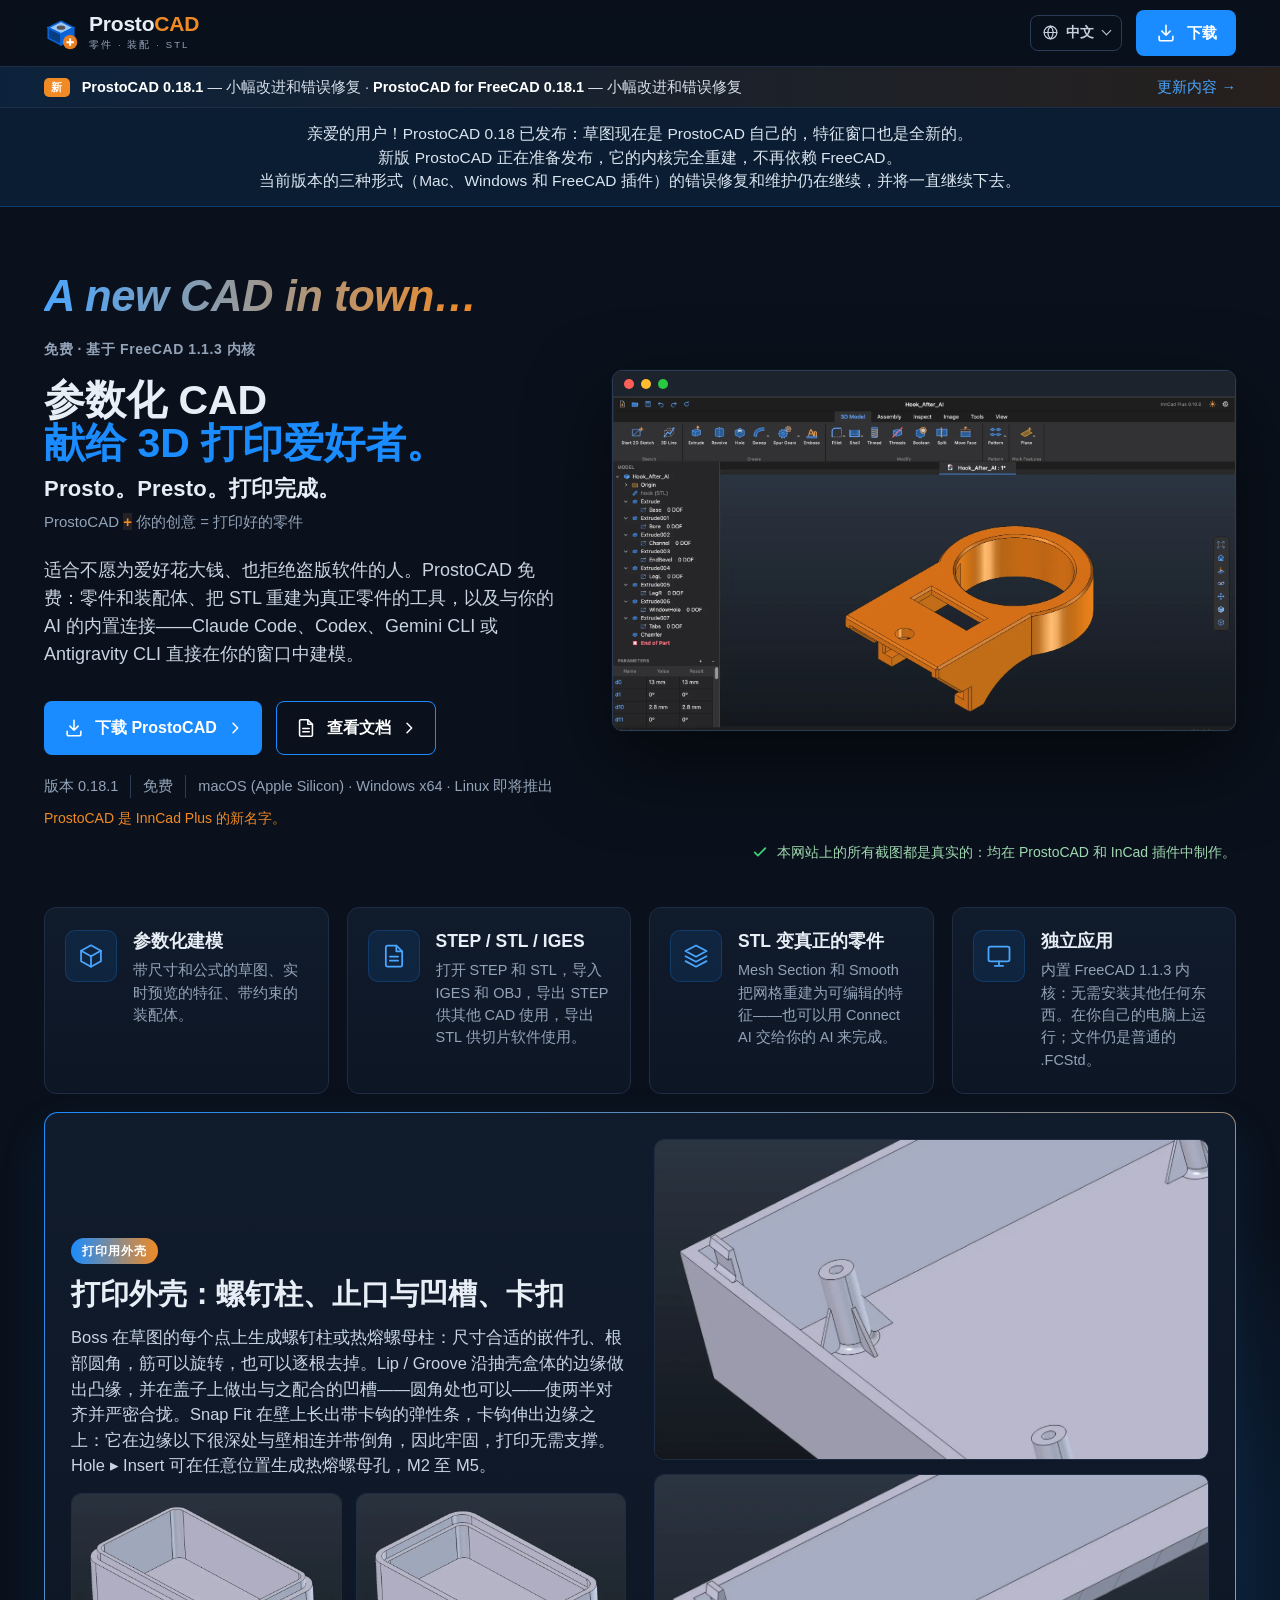
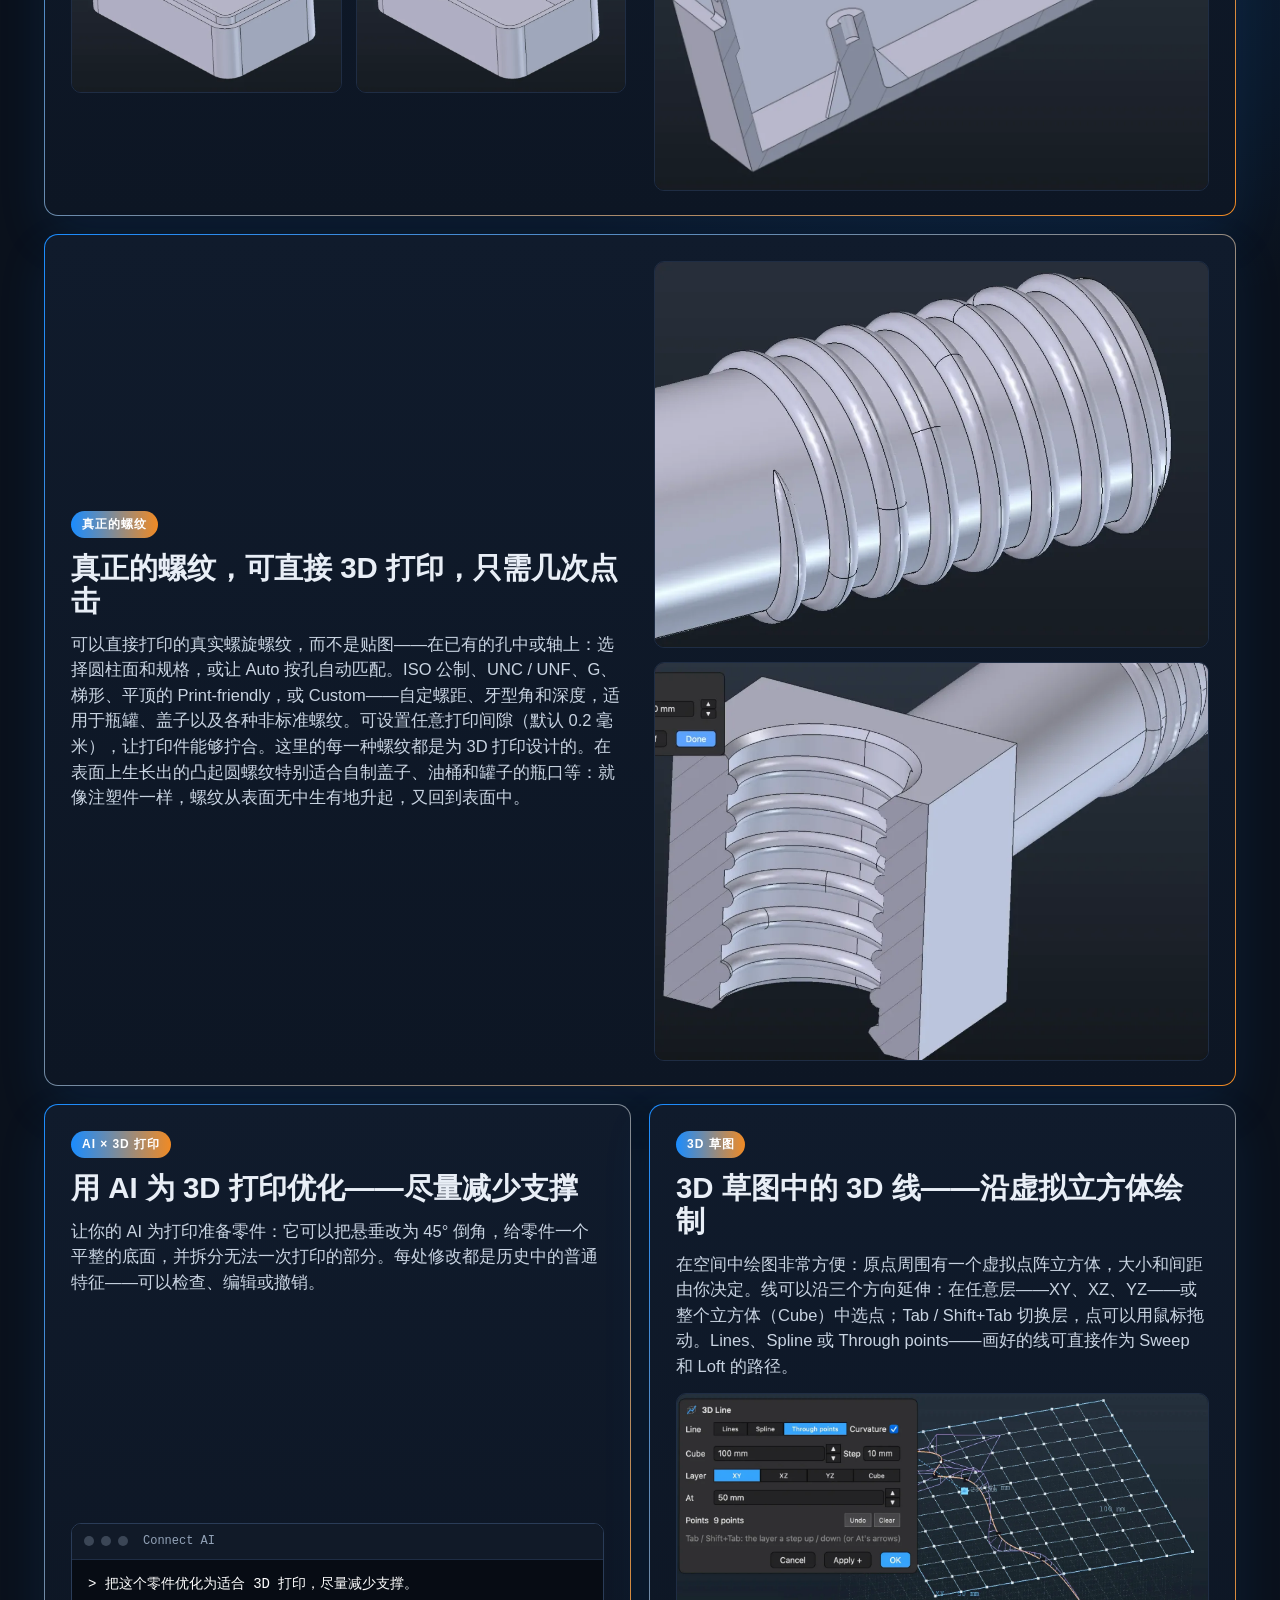
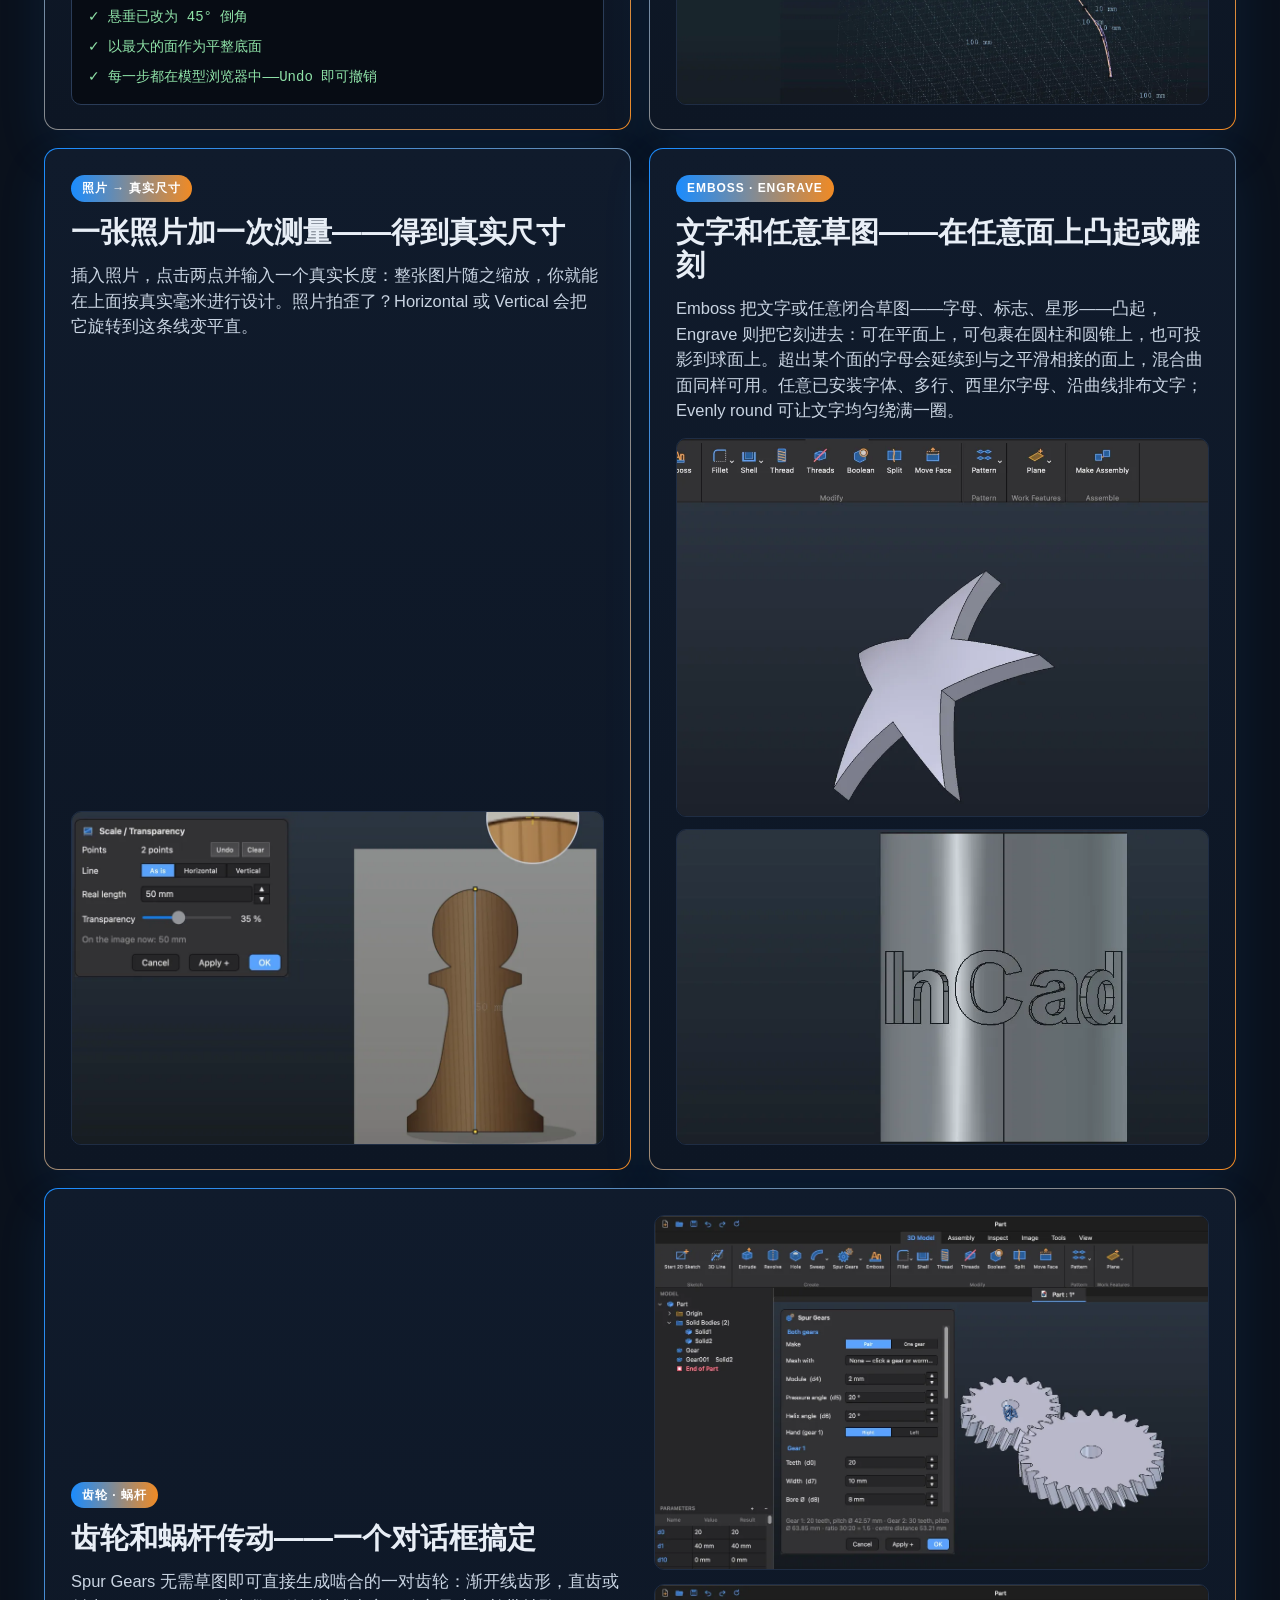
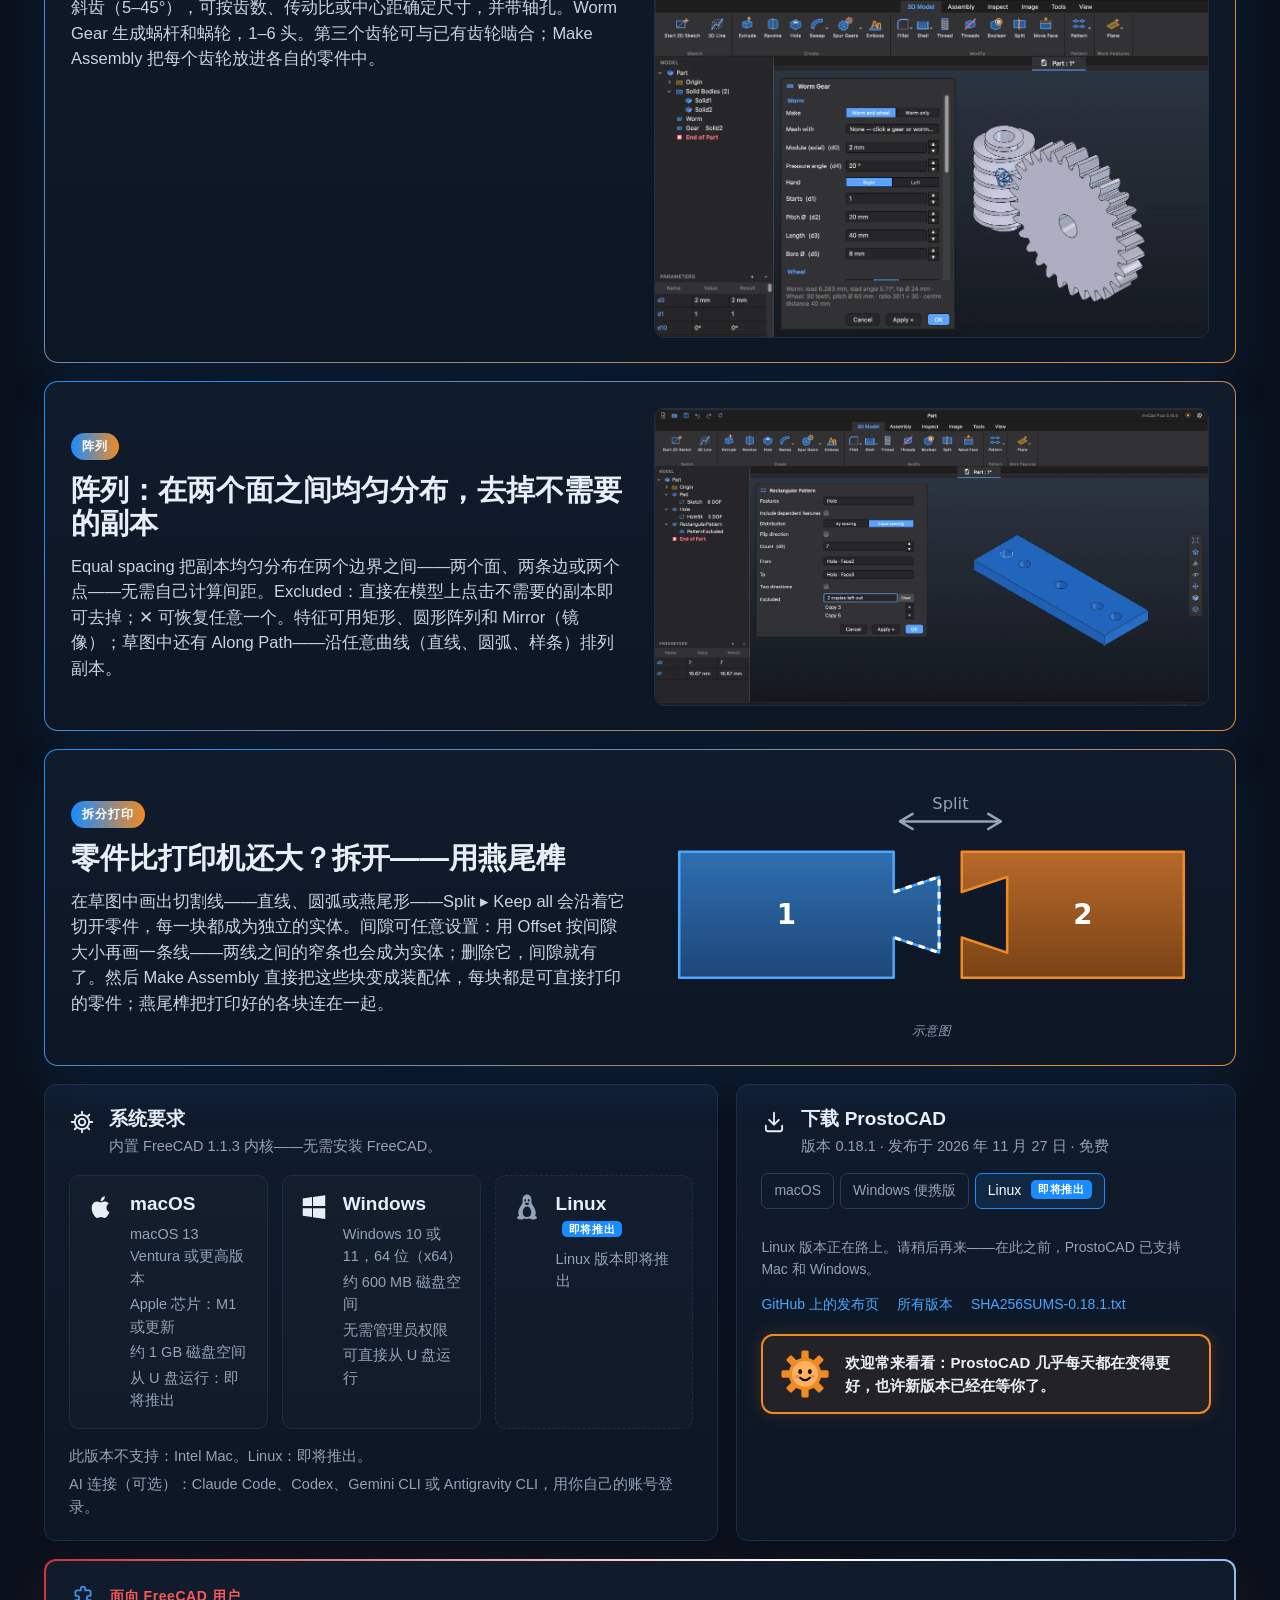
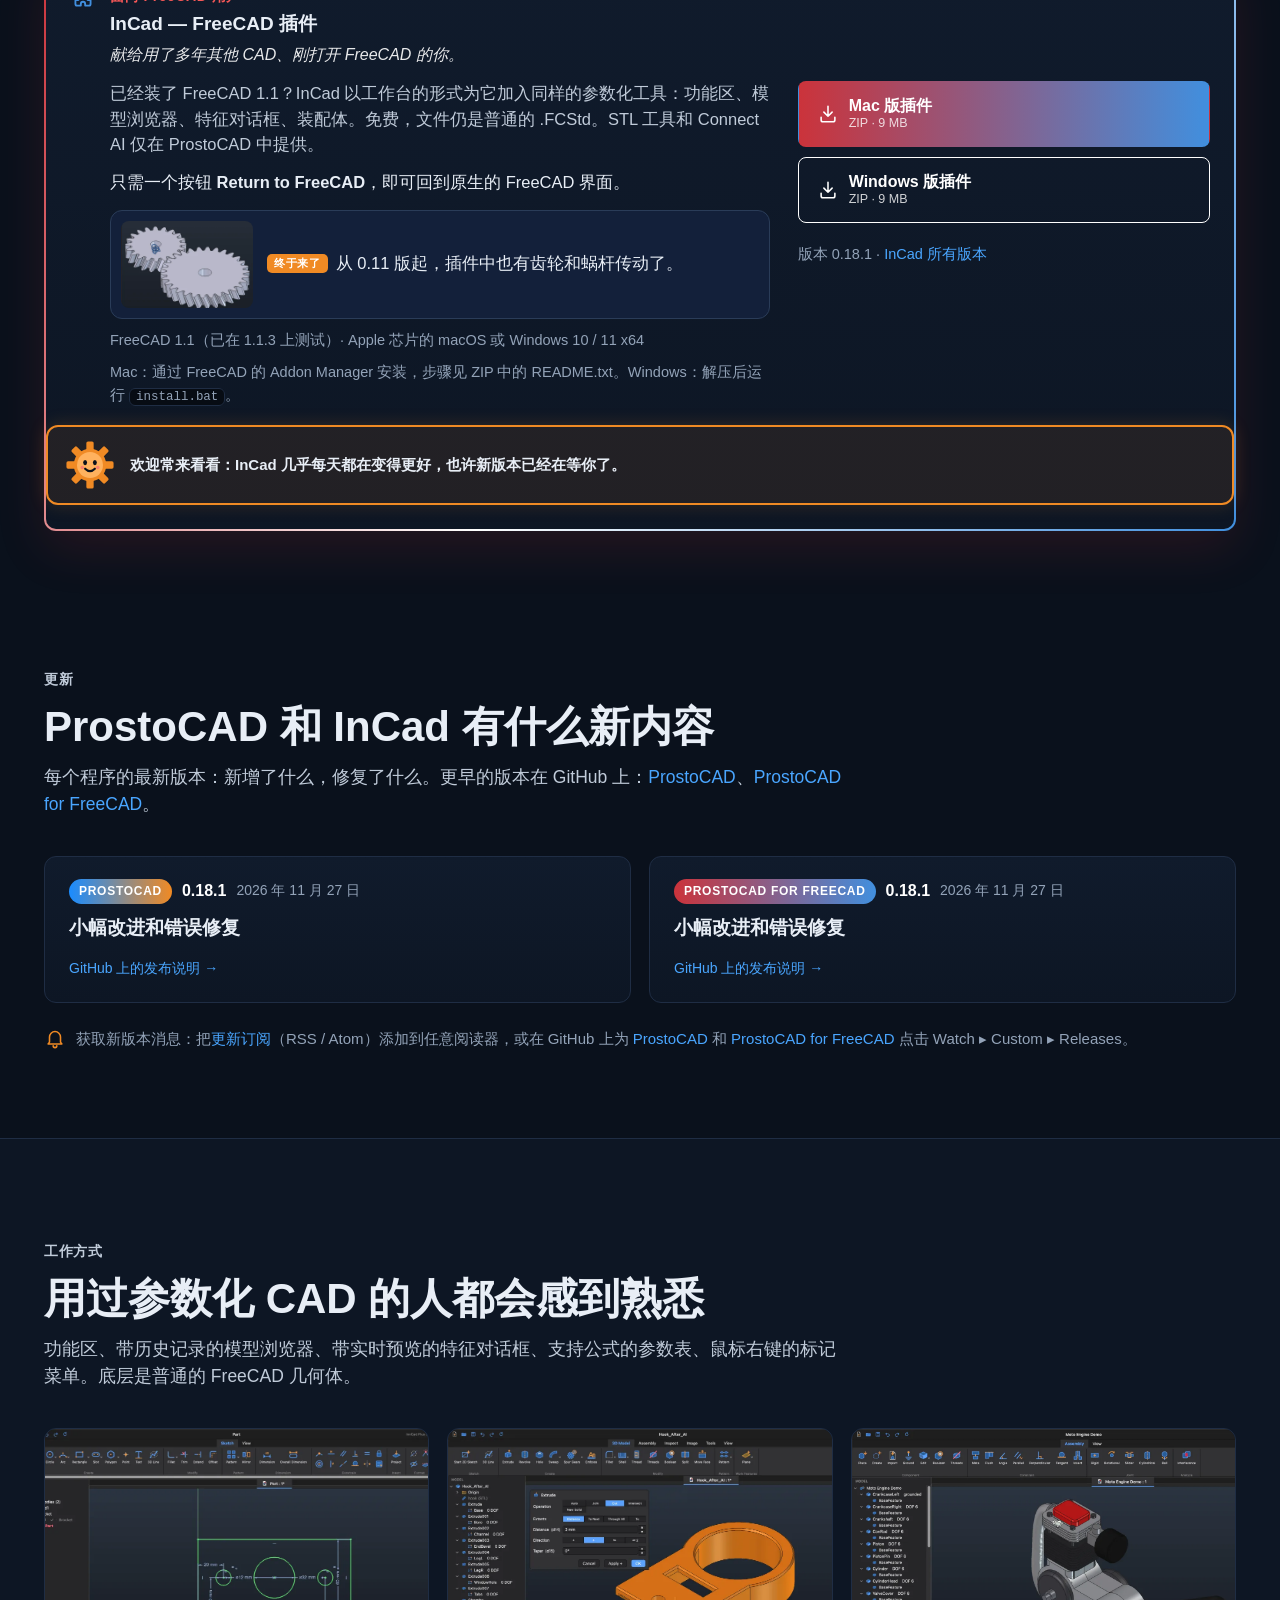
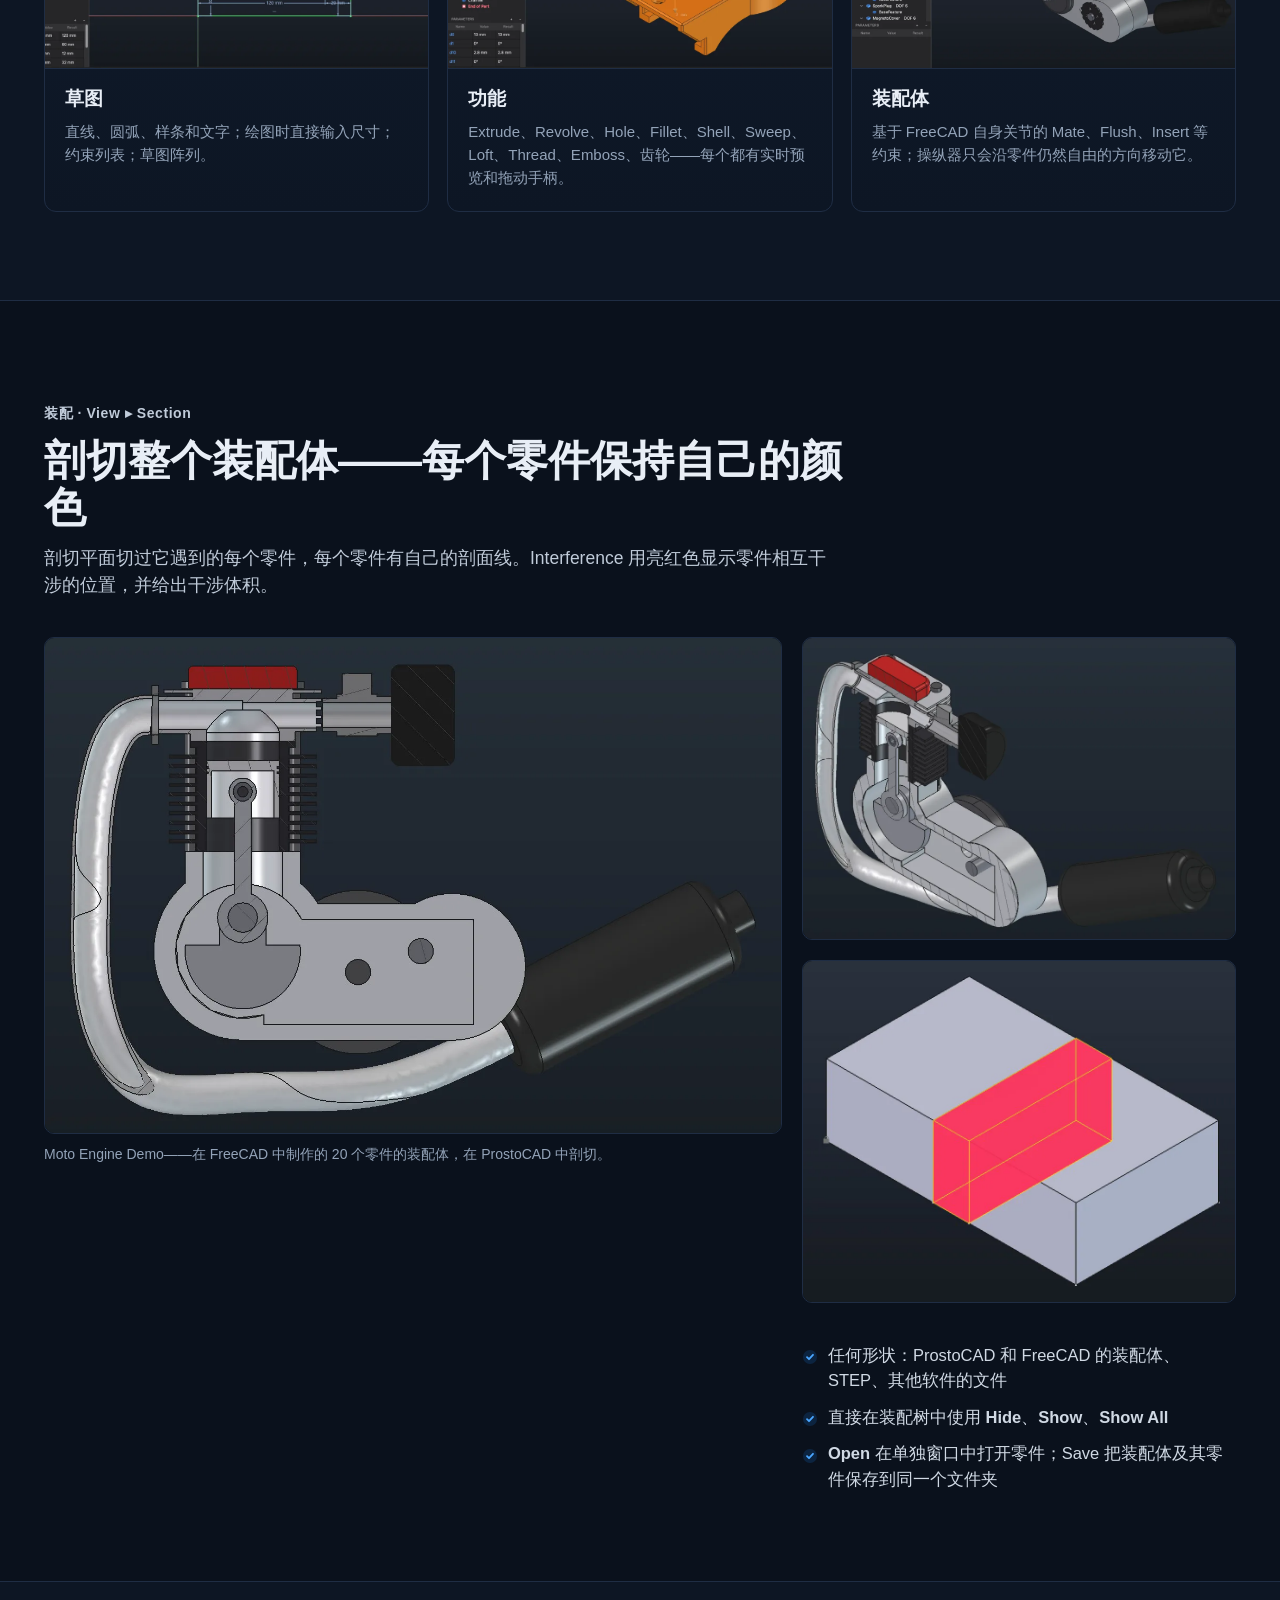
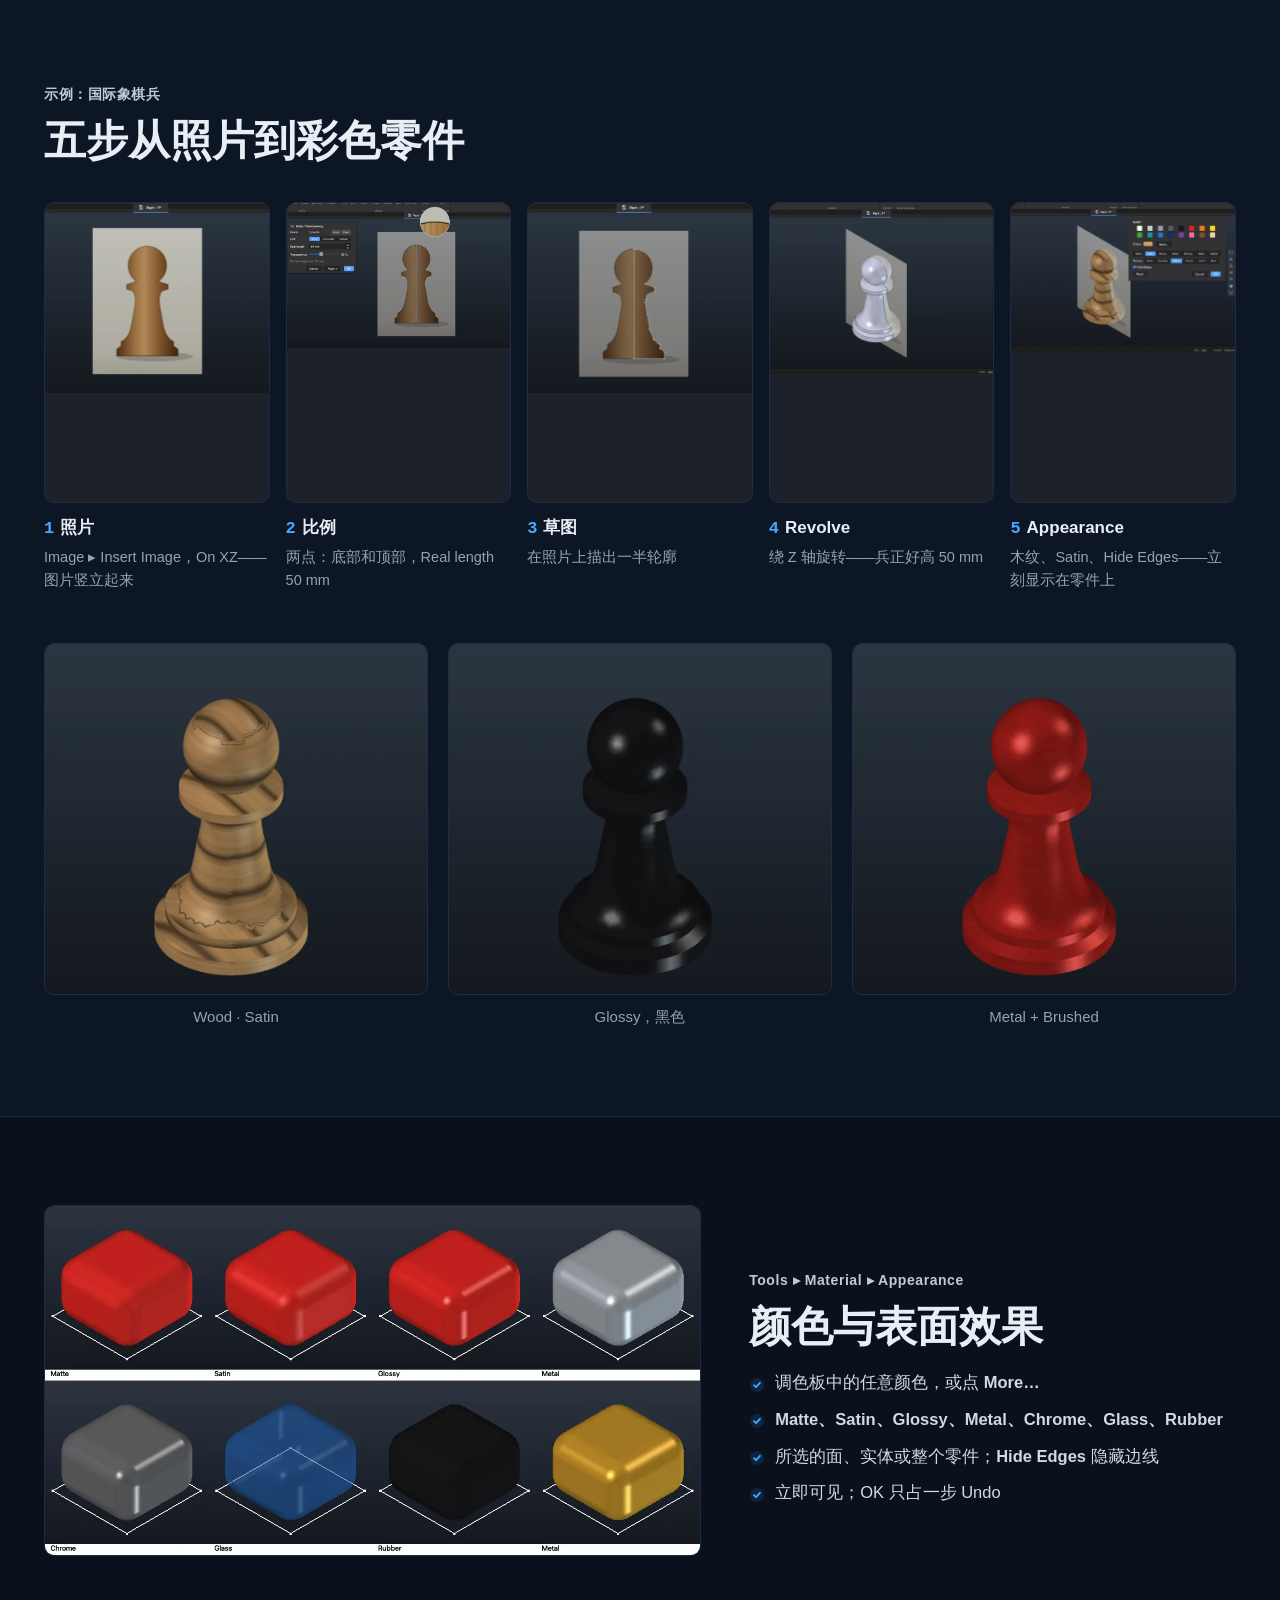
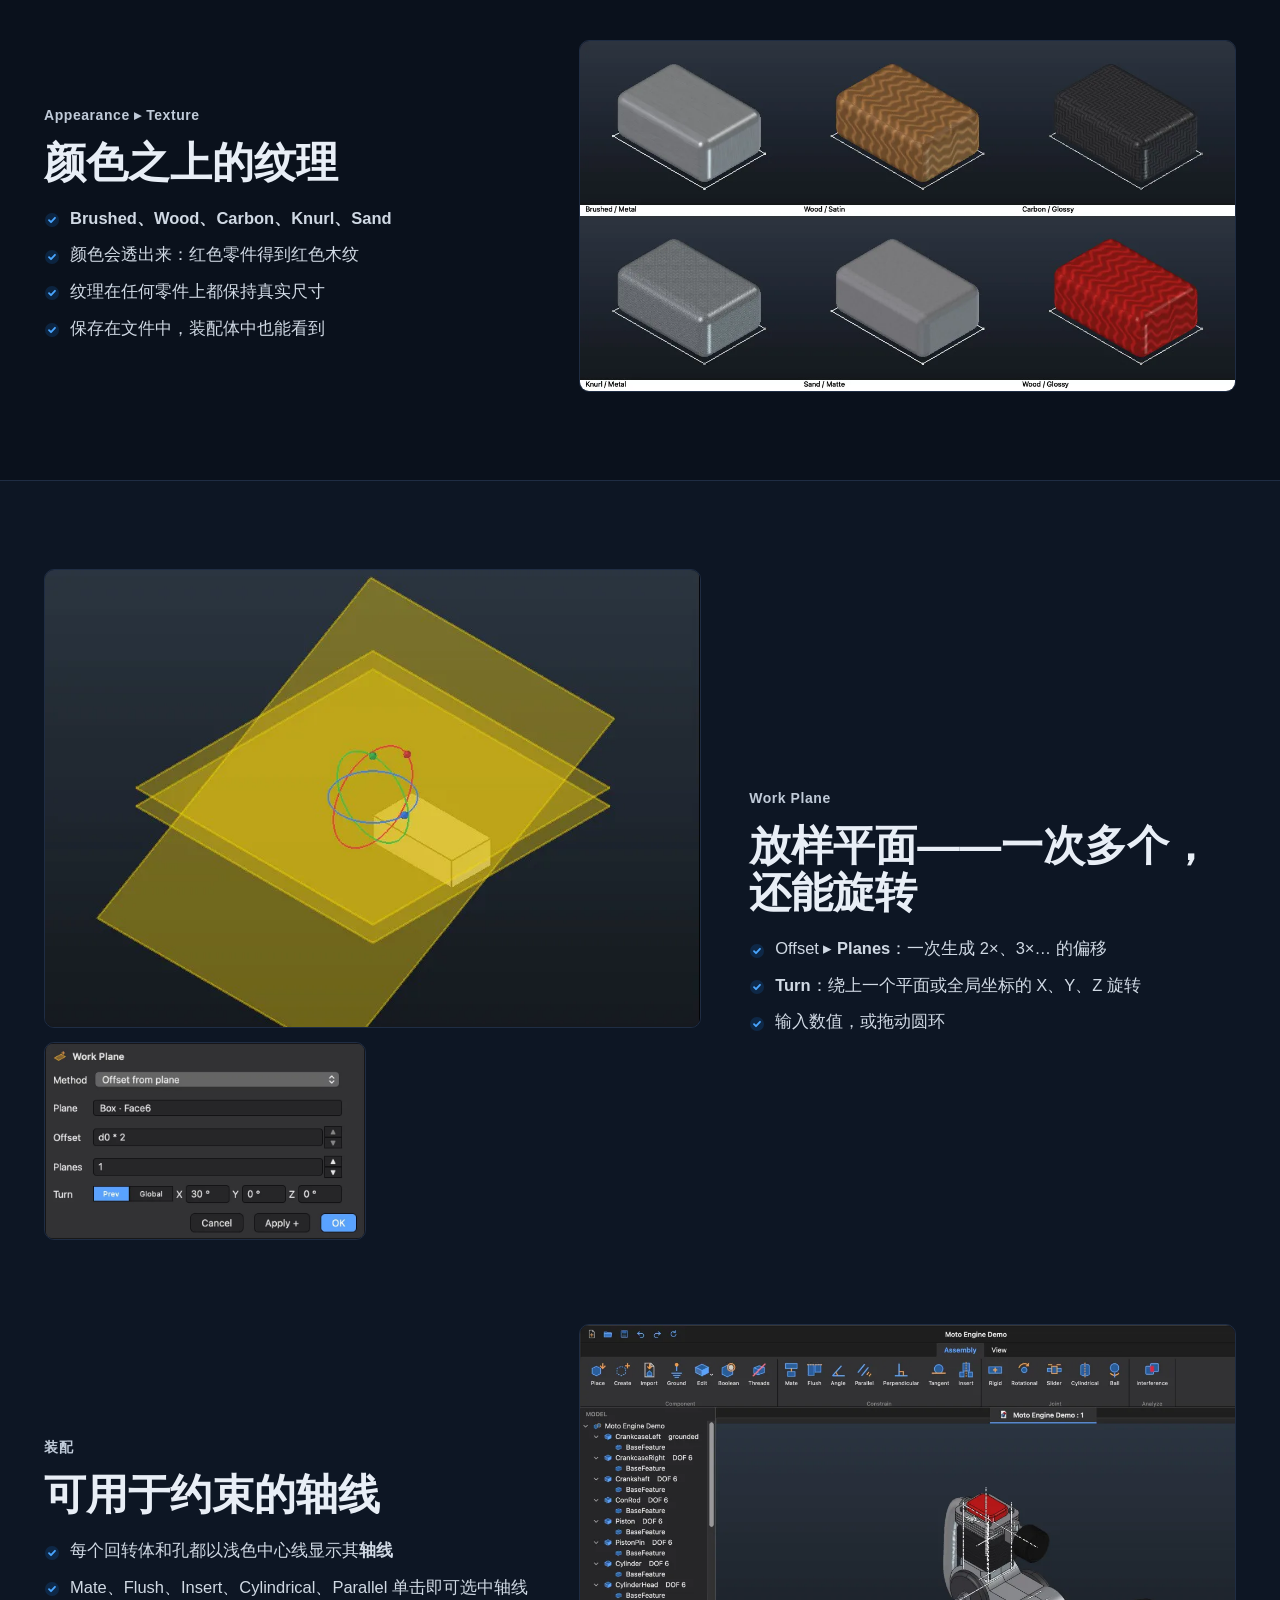
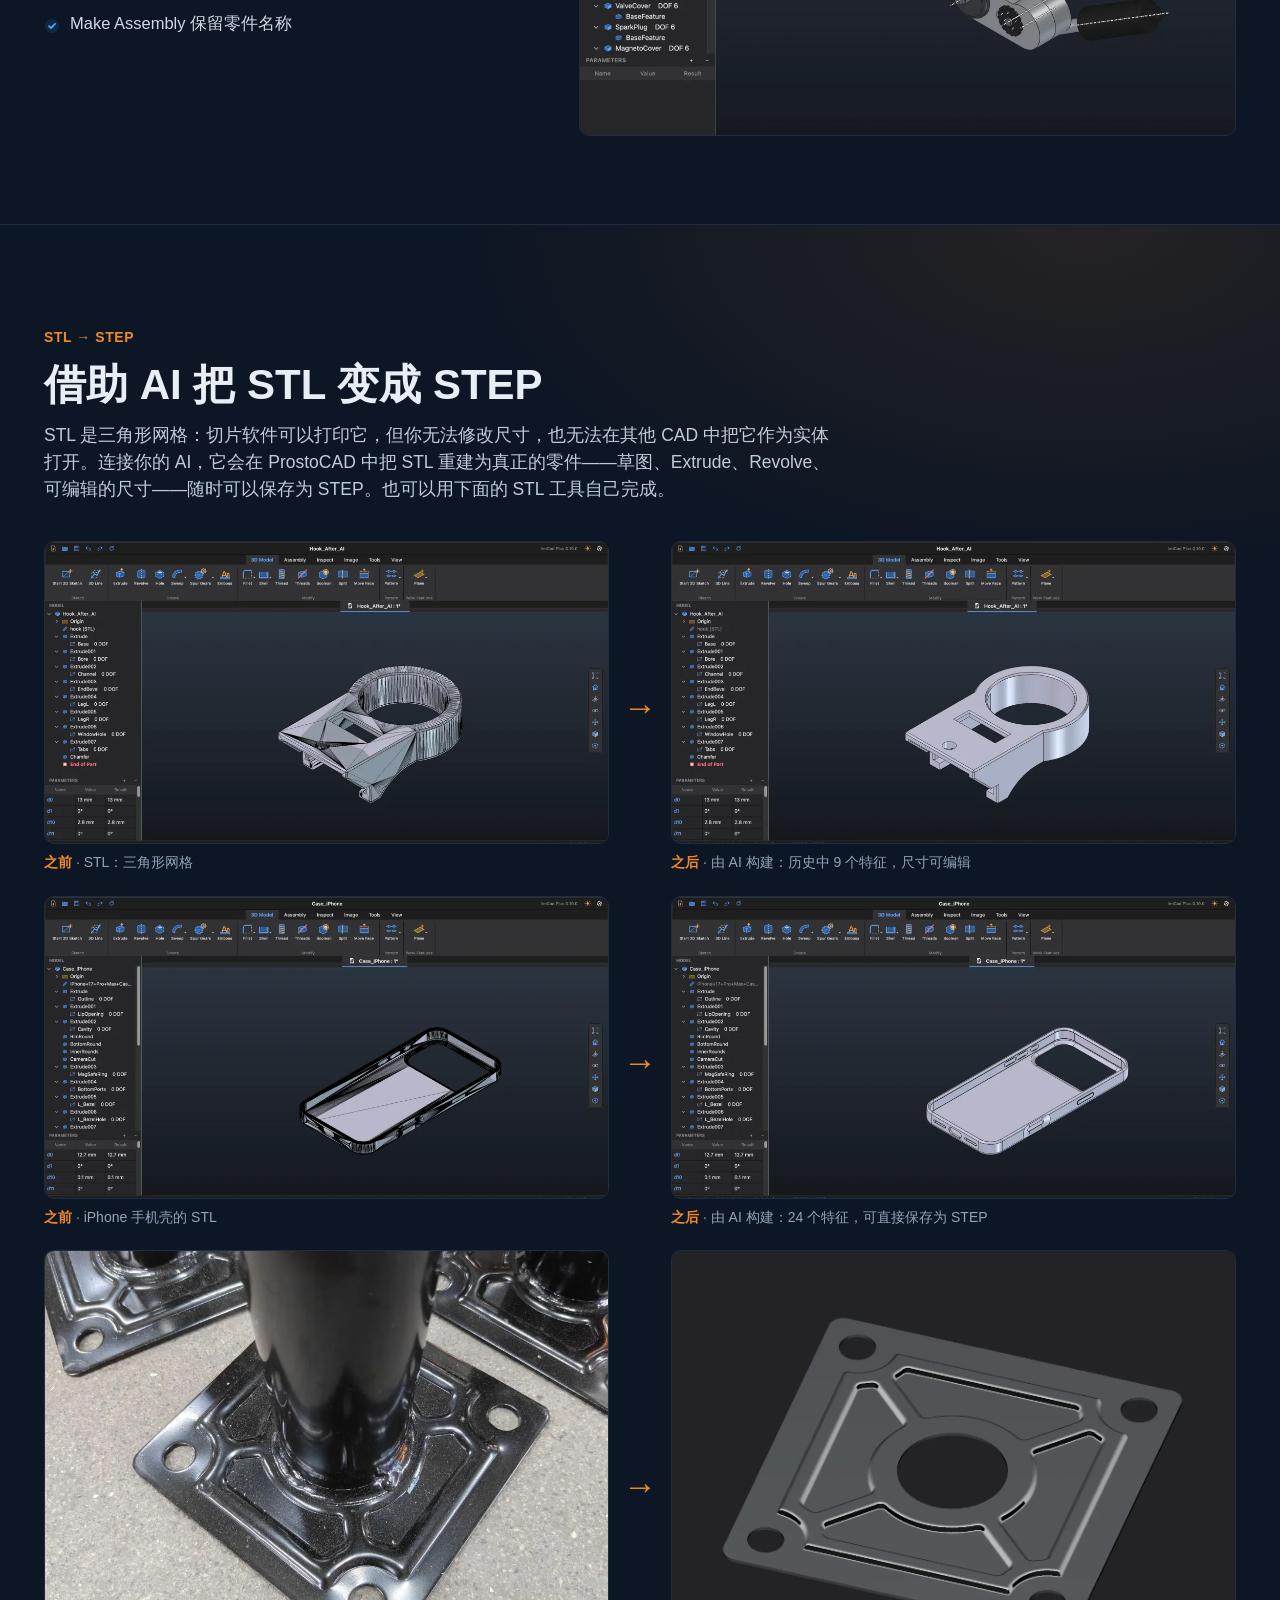
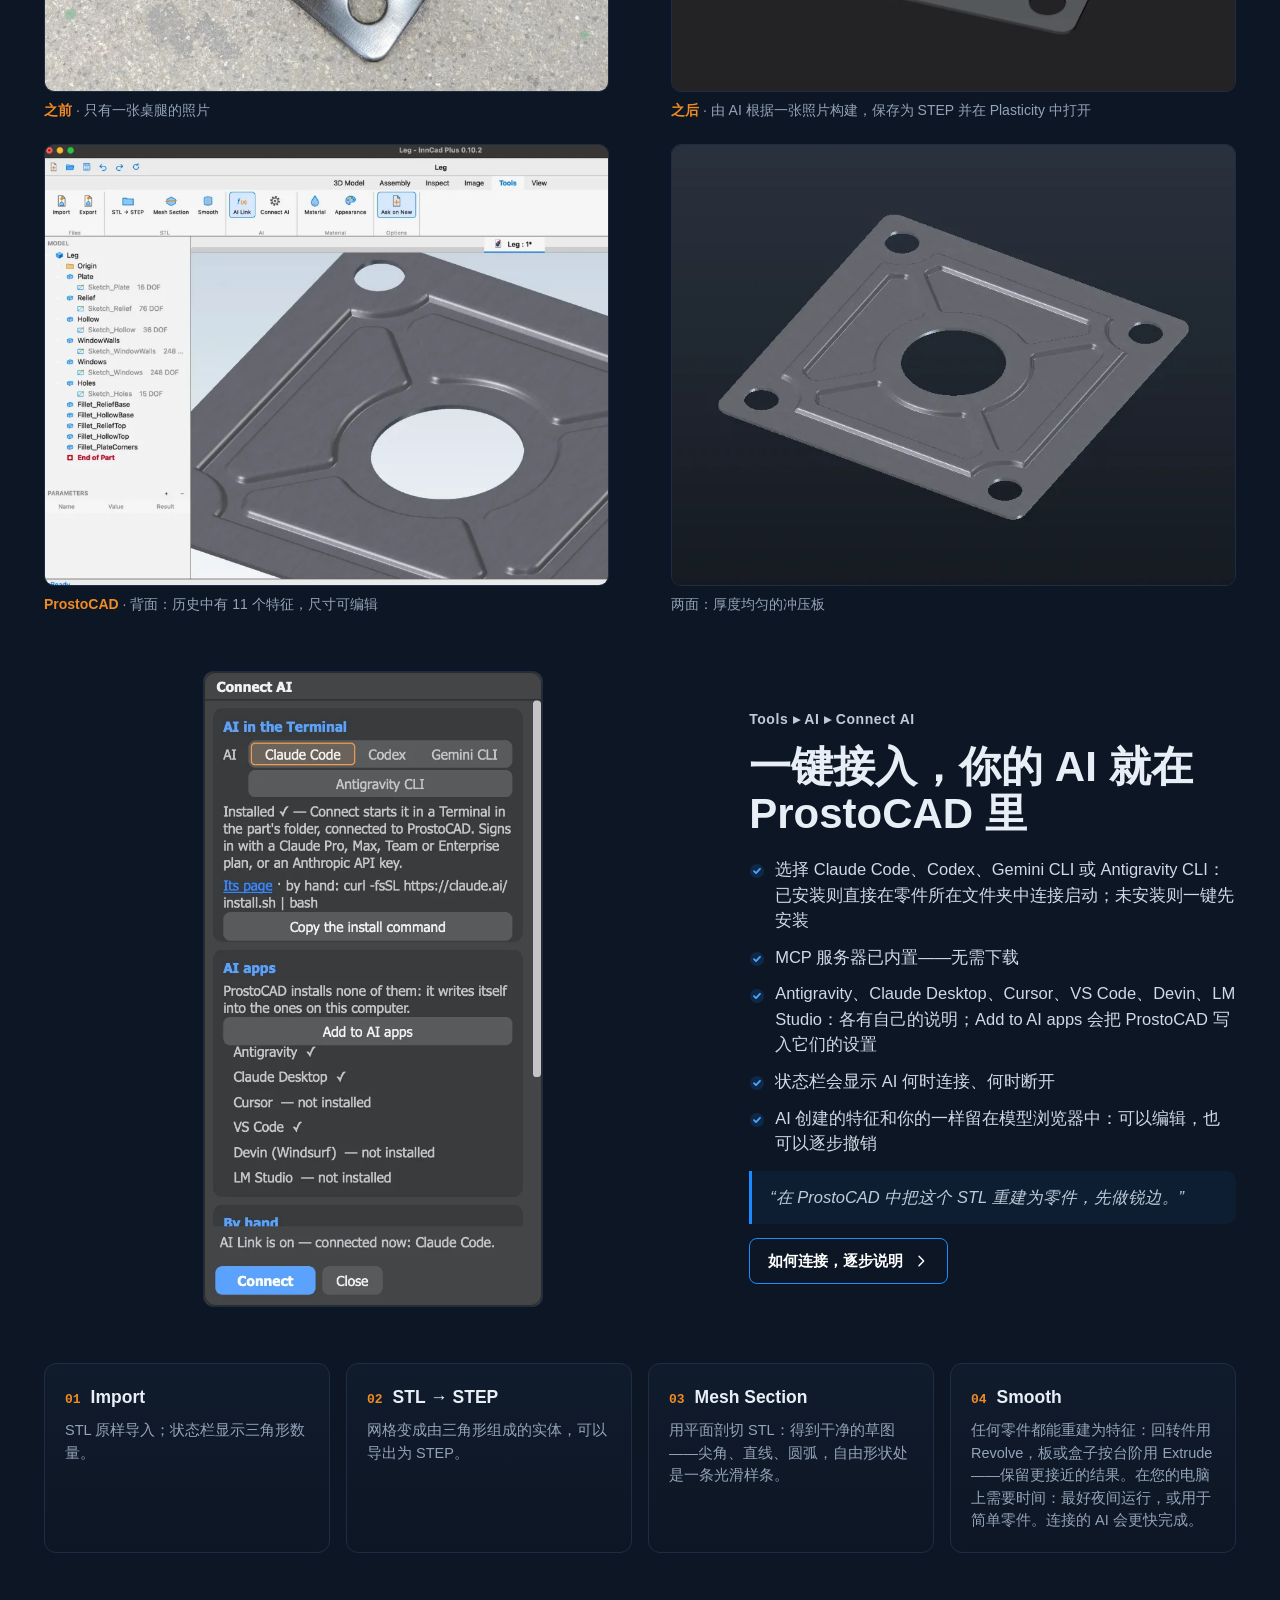
<file: zh/index.html>
<!doctype html>
<html lang="zh-Hans">
<head>
<meta charset="utf-8">
<meta name="viewport" content="width=device-width, initial-scale=1">
<title>ProstoCAD — 面向 3D 打印的免费参数化 CAD，带 STL 工具和 AI</title>
<meta name="description" content="ProstoCAD：基于 FreeCAD 1.1.3 内核的参数化零件和装配体设计。提供 Mac 应用和 Windows 版本，带 STL 工具和内置 AI 连接（Claude Code、Codex、Gemini CLI、Antigravity CLI）。">
<meta property="og:title" content="ProstoCAD">
<meta property="og:description" content="ProstoCAD：基于 FreeCAD 1.1.3 内核的参数化零件和装配体设计。提供 Mac 应用和 Windows 版本，带 STL 工具和内置 AI 连接（Claude Code、Codex、Gemini CLI、Antigravity CLI）。">
<meta property="og:type" content="website">
<meta name="theme-color" content="#0a111c">
<meta name="msvalidate.01" content="499B6EF04BFF810C76A070A973326980">
<link rel="alternate" hreflang="en" href="https://prostocad.com/">
<link rel="alternate" hreflang="ru" href="https://prostocad.com/ru/">
<link rel="alternate" hreflang="de" href="https://prostocad.com/de/">
<link rel="alternate" hreflang="zh-Hans" href="https://prostocad.com/zh/">
<link rel="alternate" hreflang="hi" href="https://prostocad.com/hi/">
<link rel="alternate" hreflang="x-default" href="https://prostocad.com/">
<link rel="canonical" href="https://prostocad.com/zh/">
<link rel="alternate" type="application/atom+xml" href="https://prostocad.com/zh/updates.xml" title="ProstoCAD 与 InCad — 更新">
<meta property="og:url" content="https://prostocad.com/zh/">
<meta property="og:image" content="https://prostocad.com/og.jpg">
<meta name="twitter:card" content="summary_large_image">
<link rel="icon" href="../icon.svg" type="image/svg+xml">
<link rel="stylesheet" href="../style.css?v=0baa9721">
<script>document.documentElement.classList.add("js")</script>
<script data-goatcounter="https://prostocad.goatcounter.com/count" async src="//gc.zgo.at/count.js"></script>
</head>
<body>
<header class="top"><div class="wrap">
  <a class="brand" href="#top"><img src="../icon.svg" alt="" width="34" height="34"><span><strong>Prosto<span>CAD</span></strong><small>零件 · 装配 · STL</small></span></a>
  <nav class="links">
    <a href="#features">功能</a>
    <a href="#updates">更新</a>
    <a href="#docs">文档</a>
    <a href="#requirements">系统要求</a>
    <a href="#addon">FreeCAD 插件</a>
    <a href="#faq">FAQ</a>
    <a href="#contact">联系</a>
  </nav>
  <div class="right">
    <details class="langmenu"><summary aria-label="Language"><svg class="i" viewBox="0 0 24 24" aria-hidden="true"><circle cx="12" cy="12" r="9"/><path d="M3 12h18M12 3c2.6 2.6 3.8 5.6 3.8 9s-1.2 6.4-3.8 9c-2.6-2.6-3.8-5.6-3.8-9S9.4 5.6 12 3z"/></svg><span>中文</span></summary><div class="menu"><a href="../" data-lang="en" hreflang="en" lang="en">English</a><a href="../ru/" data-lang="ru" hreflang="ru" lang="ru">Русский</a><a href="../de/" data-lang="de" hreflang="de" lang="de">Deutsch</a><a href="../zh/" data-lang="zh" hreflang="zh-Hans" lang="zh-Hans" aria-current="true">中文</a><a href="../hi/" data-lang="hi" hreflang="hi" lang="hi">हिन्दी</a></div></details>
    <a class="btn primary small" href="#download"><svg class="i" viewBox="0 0 24 24" aria-hidden="true"><path d="M12 3.5v11m0 0-4.5-4.5m4.5 4.5 4.5-4.5M4.5 15.5v3a2 2 0 0 0 2 2h11a2 2 0 0 0 2-2v-3"/></svg><span>下载</span></a>
  </div>
</div></header>
<div class="newsbar"><div class="wrap"><a href="#updates"><span class="tag-new">新</span><span class="what"><b>ProstoCAD 0.18.1</b> — 小幅改进和错误修复 · <b>ProstoCAD for FreeCAD 0.18.1</b> — 小幅改进和错误修复</span><span class="go">更新内容 →</span></a></div></div>
<div class="notice"><div class="wrap"><p>亲爱的用户！ProstoCAD 0.18 已发布：草图现在是 ProstoCAD 自己的，特征窗口也是全新的。<br>新版 ProstoCAD 正在准备发布，它的内核完全重建，不再依赖 FreeCAD。<br>当前版本的三种形式（Mac、Windows 和 FreeCAD 插件）的错误修复和维护仍在继续，并将一直继续下去。</p></div></div>

<main id="top">
<div class="hero"><div class="wrap">
  <div class="grid">
    <div>
      <p class="town">A new CAD in town…</p>
      <p class="mono-kicker">免费 · 基于 FreeCAD 1.1.3 内核</p>
      <h1>参数化 CAD<span>献给 3D 打印爱好者。</span></h1>
      <p class="tagline">Prosto。Presto。打印完成。</p>
      <p class="equation">ProstoCAD <b class='plus'>+</b> 你的创意 = 打印好的零件</p>
      <p class="lead">适合不愿为爱好花大钱、也拒绝盗版软件的人。ProstoCAD 免费：零件和装配体、把 STL 重建为真正零件的工具，以及与你的 AI 的内置连接——Claude Code、Codex、Gemini CLI 或 Antigravity CLI 直接在你的窗口中建模。</p>
      <div class="cta">
        <a class="btn primary" href="#download"><svg class="i" viewBox="0 0 24 24" aria-hidden="true"><path d="M12 3.5v11m0 0-4.5-4.5m4.5 4.5 4.5-4.5M4.5 15.5v3a2 2 0 0 0 2 2h11a2 2 0 0 0 2-2v-3"/></svg>下载 ProstoCAD<svg class="i chev" viewBox="0 0 24 24" aria-hidden="true"><path d="m9 5 7 7-7 7"/></svg></a>
        <a class="btn outline" href="#docs"><svg class="i" viewBox="0 0 24 24" aria-hidden="true"><path d="M14 3H6.5A1.5 1.5 0 0 0 5 4.5v15A1.5 1.5 0 0 0 6.5 21h11a1.5 1.5 0 0 0 1.5-1.5V8z"/><path d="M14 3v5h5M8.5 12.5h7M8.5 16h7"/></svg>查看文档<svg class="i chev" viewBox="0 0 24 24" aria-hidden="true"><path d="m9 5 7 7-7 7"/></svg></a>
      </div>
      <p class="meta"><span>版本 0.18.1</span><i></i><span>免费</span><i></i><span>macOS (Apple Silicon) · Windows x64 · Linux 即将推出</span></p>
      <p class="renamed">ProstoCAD 是 InnCad Plus 的新名字。</p>
    </div>
    <div class="window"><div class="bar"><i></i><i></i><i></i></div><div class=""><a class="zoom" href="../img/hero.webp?v=947d2b0a"><img src="../img/hero.webp?v=947d2b0a" alt="ProstoCAD 窗口：功能区、模型浏览器、参数表和一个零件" width="1800" height="963" loading="lazy" decoding="async"></a></div></div>
  </div>
  <p class="real"><svg class="i" viewBox="0 0 24 24" aria-hidden="true"><path d="M5 12.5l4.2 4.2L19 7"/></svg>本网站上的所有截图都是真实的：均在 ProstoCAD 和 InCad 插件中制作。</p>

  <div class="feats" id="features">
    <div class="box feat"><div class="ico"><svg class="i" viewBox="0 0 24 24" aria-hidden="true"><path d="M12 2.8 20.5 7.5v9L12 21.2 3.5 16.5v-9z"/><path d="M3.5 7.5 12 12.2l8.5-4.7M12 12.2v9"/></svg></div><div><h3>参数化建模</h3>
      <p>带尺寸和公式的草图、实时预览的特征、带约束的装配体。</p></div></div>
    <div class="box feat"><div class="ico"><svg class="i" viewBox="0 0 24 24" aria-hidden="true"><path d="M14 3H6.5A1.5 1.5 0 0 0 5 4.5v15A1.5 1.5 0 0 0 6.5 21h11a1.5 1.5 0 0 0 1.5-1.5V8z"/><path d="M14 3v5h5M8.5 12.5h7M8.5 16h7"/></svg></div><div><h3>STEP / STL / IGES</h3>
      <p>打开 STEP 和 STL，导入 IGES 和 OBJ，导出 STEP 供其他 CAD 使用，导出 STL 供切片软件使用。</p></div></div>
    <div class="box feat"><div class="ico"><svg class="i" viewBox="0 0 24 24" aria-hidden="true"><path d="m12 3 9 4.8-9 4.8-9-4.8z"/><path d="m3 12.2 9 4.8 9-4.8M3 16.4l9 4.8 9-4.8"/></svg></div><div><h3>STL 变真正的零件</h3>
      <p>Mesh Section 和 Smooth 把网格重建为可编辑的特征——也可以用 Connect AI 交给你的 AI 来完成。</p></div></div>
    <div class="box feat"><div class="ico"><svg class="i" viewBox="0 0 24 24" aria-hidden="true"><rect x="3" y="4" width="18" height="12.5" rx="1.5"/><path d="M8.5 20.5h7M12 16.5v4"/></svg></div><div><h3>独立应用</h3>
      <p>内置 FreeCAD 1.1.3 内核：无需安装其他任何东西。在你自己的电脑上运行；文件仍是普通的 .FCStd。</p></div></div>
  </div>

  <div class="promo">
    <div class="promo-card wide" id="boxes">
      <div>
        <span class="pill">打印用外壳</span>
        <h2>打印外壳：螺钉柱、止口与凹槽、卡扣</h2>
        <p>Boss 在草图的每个点上生成螺钉柱或热熔螺母柱：尺寸合适的嵌件孔、根部圆角，筋可以旋转，也可以逐根去掉。Lip / Groove 沿抽壳盒体的边缘做出凸缘，并在盖子上做出与之配合的凹槽——圆角处也可以——使两半对齐并严密合拢。Snap Fit 在壁上长出带卡钩的弹性条，卡钩伸出边缘之上：它在边缘以下很深处与壁相连并带倒角，因此牢固，打印无需支撑。Hole ▸ Insert 可在任意位置生成热熔螺母孔，M2 至 M5。</p>
        <div class="pair"><div class="shot"><a class="zoom" href="../img/box_lip.webp?v=bef2b4fd"><img src="../img/box_lip.webp?v=bef2b4fd" alt="圆角盒体，边缘带凸缘" width="800" height="589" loading="lazy" decoding="async"></a></div><div class="shot"><a class="zoom" href="../img/box_groove.webp?v=17261f00"><img src="../img/box_groove.webp?v=17261f00" alt="盖子上的凹槽，凸缘嵌入其中" width="800" height="589" loading="lazy" decoding="async"></a></div></div>
      </div>
      <div class="stack"><div class="shot"><a class="zoom" href="../img/box_corner.webp?v=f9072b8d"><img src="../img/box_corner.webp?v=f9072b8d" alt="盒内带筋的螺钉柱和一个卡扣" width="1200" height="691" loading="lazy" decoding="async"></a></div><div class="shot"><a class="zoom" href="../img/box_section.webp?v=45c20b37"><img src="../img/box_section.webp?v=45c20b37" alt="剖开后：壁上的卡扣，以及带嵌件孔的螺钉柱" width="1200" height="684" loading="lazy" decoding="async"></a></div></div>
    </div>
    <div class="promo-card wide">
      <div>
        <span class="pill">真正的螺纹</span>
      <h2>真正的螺纹，可直接 3D 打印，只需几次点击</h2>
      <p>可以直接打印的真实螺旋螺纹，而不是贴图——在已有的孔中或轴上：选择圆柱面和规格，或让 Auto 按孔自动匹配。ISO 公制、UNC / UNF、G、梯形、平顶的 Print-friendly，或 Custom——自定螺距、牙型角和深度，适用于瓶罐、盖子以及各种非标准螺纹。可设置任意打印间隙（默认 0.2 毫米），让打印件能够拧合。这里的每一种螺纹都是为 3D 打印设计的。在表面上生长出的凸起圆螺纹特别适合自制盖子、油桶和罐子的瓶口等：就像注塑件一样，螺纹从表面无中生有地升起，又回到表面中。</p>
      </div>
      <div class="stack"><div class="shot"><a class="zoom" href="../img/thread_grown.webp?v=c962a5ec"><img src="../img/thread_grown.webp?v=c962a5ec" alt="凸起的圆螺纹：收尾处从表面无中生有地升起" width="1020" height="710" loading="lazy" decoding="async"></a></div><div class="shot"><a class="zoom" href="../img/thread_hole.webp?v=b5fc63bd"><img src="../img/thread_hole.webp?v=b5fc63bd" alt="孔中的圆螺纹，用 Section 剖开" width="1000" height="718" loading="lazy" decoding="async"></a></div></div>
    </div>
    <div class="promo-card">
      <span class="pill">AI × 3D 打印</span>
      <h2>用 AI 为 3D 打印优化——尽量减少支撑</h2>
      <p>让你的 AI 为打印准备零件：它可以把悬垂改为 45° 倒角，给零件一个平整的底面，并拆分无法一次打印的部分。每处修改都是历史中的普通特征——可以检查、编辑或撤销。</p>
      <div class="term"><div class="bar"><i></i><i></i><i></i><span>Connect AI</span></div>
        <p class="you">&gt; 把这个零件优化为适合 3D 打印，尽量减少支撑。</p>
        <p>✓ 悬垂已改为 45° 倒角</p>
        <p>✓ 以最大的面作为平整底面</p>
        <p>✓ 每一步都在模型浏览器中——Undo 即可撤销</p>
      </div>
    </div>
    <div class="promo-card">
      <span class="pill">3D 草图</span>
      <h2>3D 草图中的 3D 线——沿虚拟立方体绘制</h2>
      <p>在空间中绘图非常方便：原点周围有一个虚拟点阵立方体，大小和间距由你决定。线可以沿三个方向延伸：在任意层——XY、XZ、YZ——或整个立方体（Cube）中选点；Tab / Shift+Tab 切换层，点可以用鼠标拖动。Lines、Spline 或 Through points——画好的线可直接作为 Sweep 和 Loft 的路径。</p>
      <div class="shot"><a class="zoom" href="../img/line3d_curve.webp?v=f475d377"><img src="../img/line3d_curve.webp?v=f475d377" alt="穿过虚拟立方体不同层上各点的 3D 线" width="1510" height="882" loading="lazy" decoding="async"></a></div>
    </div>
    <div class="promo-card">
      <span class="pill">照片 → 真实尺寸</span>
      <h2>一张照片加一次测量——得到真实尺寸</h2>
      <p>插入照片，点击两点并输入一个真实长度：整张图片随之缩放，你就能在上面按真实毫米进行设计。照片拍歪了？Horizontal 或 Vertical 会把它旋转到这条线变平直。</p>
      <div class="shot"><a class="zoom" href="../img/photo_scale.webp?v=6fe72c0d"><img src="../img/photo_scale.webp?v=6fe72c0d" alt="用两点和一个真实长度缩放照片；用 Horizontal 或 Vertical 摆正" width="1100" height="688" loading="lazy" decoding="async"></a></div>
    </div>
    <div class="promo-card">
      <span class="pill">Emboss · Engrave</span>
      <h2>文字和任意草图——在任意面上凸起或雕刻</h2>
      <p>Emboss 把文字或任意闭合草图——字母、标志、星形——凸起，Engrave 则把它刻进去：可在平面上，可包裹在圆柱和圆锥上，也可投影到球面上。超出某个面的字母会延续到与之平滑相接的面上，混合曲面同样可用。任意已安装字体、多行、西里尔字母、沿曲线排布文字；Evenly round 可让文字均匀绕满一圈。</p>
      <div class="stack"><div class="shot"><a class="zoom" href="../img/star.webp?v=d639d691"><img src="../img/star.webp?v=d639d691" alt="在 ProstoCAD 中制作的星形" width="1000" height="711" loading="lazy" decoding="async"></a></div><div class="shot"><a class="zoom" href="../img/18_emboss.webp?v=5092079f"><img src="../img/18_emboss.webp?v=5092079f" alt="绕圆柱凸起的文字" width="900" height="532" loading="lazy" decoding="async"></a></div></div>
    </div>
    <div class="promo-card wide" id="gears">
      <div>
        <span class="pill">齿轮 · 蜗杆</span>
      <h2>齿轮和蜗杆传动——一个对话框搞定</h2>
      <p>Spur Gears 无需草图即可直接生成啮合的一对齿轮：渐开线齿形，直齿或斜齿（5–45°），可按齿数、传动比或中心距确定尺寸，并带轴孔。Worm Gear 生成蜗杆和蜗轮，1–6 头。第三个齿轮可与已有齿轮啮合；Make Assembly 把每个齿轮放进各自的零件中。</p>
      </div>
      <div class="stack"><div class="shot"><a class="zoom" href="../img/gears_pair.webp?v=8d746a2d"><img src="../img/gears_pair.webp?v=8d746a2d" alt="Spur Gears 对话框和啮合的一对斜齿轮" width="1200" height="765" loading="lazy" decoding="async"></a></div><div class="shot"><a class="zoom" href="../img/gears_worm.webp?v=6f53ef30"><img src="../img/gears_worm.webp?v=6f53ef30" alt="Worm Gear 对话框以及蜗杆和蜗轮" width="1200" height="765" loading="lazy" decoding="async"></a></div></div>
    </div>
    <div class="promo-card wide">
      <div>
        <span class="pill">阵列</span>
        <h2>阵列：在两个面之间均匀分布，去掉不需要的副本</h2>
        <p>Equal spacing 把副本均匀分布在两个边界之间——两个面、两条边或两个点——无需自己计算间距。Excluded：直接在模型上点击不需要的副本即可去掉；✕ 可恢复任意一个。特征可用矩形、圆形阵列和 Mirror（镜像）；草图中还有 Along Path——沿任意曲线（直线、圆弧、样条）排列副本。</p>
      </div>
      <div class="shot"><a class="zoom" href="../img/pattern.webp?v=84b6f058"><img src="../img/pattern.webp?v=84b6f058" alt="在板的两个端面之间以 Equal spacing 分布的矩形阵列，去掉了第 3 和第 5 个副本" width="1400" height="749" loading="lazy" decoding="async"></a></div>
    </div>
    <div class="promo-card wide">
      <div>
        <span class="pill">拆分打印</span>
        <h2>零件比打印机还大？拆开——用燕尾榫</h2>
        <p>在草图中画出切割线——直线、圆弧或燕尾形——Split ▸ Keep all 会沿着它切开零件，每一块都成为独立的实体。间隙可任意设置：用 Offset 按间隙大小再画一条线——两线之间的窄条也会成为实体；删除它，间隙就有了。然后 Make Assembly 直接把这些块变成装配体，每块都是可直接打印的零件；燕尾榫把打印好的各块连在一起。</p>
      </div>
      <figure class="scheme"><svg class="dovetail" viewBox="0 0 440 190" role="img" aria-label="沿燕尾线一分为二的零件">
  <defs><linearGradient id="dtA" x1="0" y1="0" x2="0" y2="1"><stop offset="0" stop-color="#2f6fb0"/><stop offset="1" stop-color="#1d4778"/></linearGradient>
  <linearGradient id="dtB" x1="0" y1="0" x2="0" y2="1"><stop offset="0" stop-color="#b8692a"/><stop offset="1" stop-color="#7a4316"/></linearGradient></defs>
  <path d="M20 60 L190 60 L190 92 L226 80 L226 140 L190 128 L190 160 L20 160 Z" fill="url(#dtA)" stroke="#4aa6ff" stroke-width="2" stroke-linejoin="round"/>
  <path d="M244 60 L420 60 L420 160 L244 160 L244 128 L280 140 L280 80 L244 92 Z" fill="url(#dtB)" stroke="#f08a24" stroke-width="2" stroke-linejoin="round"/>
  <path d="M190 92 L226 80 L226 140 L190 128" fill="none" stroke="#fff" stroke-width="2.5" stroke-dasharray="5 5"/>
  <text x="105" y="117" fill="#fff" font-size="22" font-weight="700" text-anchor="middle" font-family="system-ui, sans-serif">1</text>
  <text x="340" y="117" fill="#fff" font-size="22" font-weight="700" text-anchor="middle" font-family="system-ui, sans-serif">2</text>
  <path d="M195 36 H275 M195 36 l10 -6 M195 36 l10 6 M275 36 l-10 -6 M275 36 l-10 6" stroke="#93a3b8" stroke-width="2" fill="none" stroke-linecap="round"/>
  <text x="235" y="26" fill="#93a3b8" font-size="13" text-anchor="middle" font-family="system-ui, sans-serif">Split</text>
</svg>
        <figcaption>示意图</figcaption></figure>
    </div>
  </div>

  <div class="pair2">
    <div class="box req" id="requirements">
      <div class="boxhead"><svg class="i" viewBox="0 0 24 24" aria-hidden="true"><circle cx="12" cy="12" r="3"/><circle cx="12" cy="12" r="6.6"/><path d="M12 2.5v2.9M12 18.6v2.9M21.5 12h-2.9M5.4 12H2.5M18.7 5.3l-2 2M7.3 16.7l-2 2M18.7 18.7l-2-2M7.3 7.3l-2-2"/></svg><div><h3>系统要求</h3>
        <p>内置 FreeCAD 1.1.3 内核——无需安装 FreeCAD。</p></div></div>
      <div class="oss">
        <div class="osr"><svg viewBox="0 0 24 24" aria-hidden="true"><path d="M16.37 12.6c-.02-2.2 1.8-3.26 1.88-3.31-1.03-1.5-2.62-1.7-3.18-1.73-1.35-.14-2.64.8-3.33.8-.69 0-1.74-.78-2.86-.76-1.47.02-2.83.86-3.59 2.17-1.53 2.66-.39 6.6 1.1 8.75.73 1.05 1.6 2.24 2.73 2.2 1.1-.05 1.51-.71 2.84-.71 1.32 0 1.7.71 2.86.69 1.18-.02 1.93-1.07 2.65-2.13.84-1.22 1.18-2.4 1.2-2.46-.03-.01-2.3-.88-2.3-3.51zM14.19 6.15c.6-.73 1.01-1.75.9-2.76-.87.04-1.92.58-2.54 1.31-.56.64-1.05 1.67-.92 2.66.97.08 1.96-.49 2.56-1.21z"/></svg><div><h3>macOS</h3><ul>
          <li>macOS 13 Ventura 或更高版本</li><li>Apple 芯片：M1 或更新</li><li>约 1 GB 磁盘空间</li><li>从 U 盘运行：即将推出</li></ul></div></div>
        <div class="osr"><svg viewBox="0 0 24 24" aria-hidden="true"><path d="M3 5.1 10.4 4v7.2H3V5.1zm0 13.8 7.4 1.1v-7.1H3v6zm8.2 1.2L21 21.5v-8.6h-9.8v7.2zM11.2 3.9v7.3H21V2.5l-9.8 1.4z"/></svg><div><h3>Windows</h3><ul>
          <li>Windows 10 或 11，64 位（x64）</li><li>约 600 MB 磁盘空间</li><li>无需管理员权限</li><li>可直接从 U 盘运行</li></ul></div></div>
        <div class="osr soon"><svg viewBox="0 0 24 24" aria-hidden="true"><path fill-rule="evenodd" d="M12 2c-2.2 0-3.6 1.8-3.6 4.3 0 1.3.3 2.2-.6 3.6C6.6 11.8 5 14 5 16.6c0 .9.2 1.7.6 2.4-.9.4-1.6 1-1.6 1.6 0 .9 1.6 1.4 3.4 1.4 1 0 1.8-.3 2.3-.8.7.2 1.5.3 2.3.3s1.6-.1 2.3-.3c.5.5 1.3.8 2.3.8 1.8 0 3.4-.5 3.4-1.4 0-.6-.7-1.2-1.6-1.6.4-.7.6-1.5.6-2.4 0-2.6-1.6-4.8-2.8-6.7-.9-1.4-.6-2.3-.6-3.6C15.6 3.8 14.2 2 12 2zm-1.4 3.6c.4 0 .7.5.7 1.1s-.3 1.1-.7 1.1-.7-.5-.7-1.1.3-1.1.7-1.1zm2.8 0c.4 0 .7.5.7 1.1s-.3 1.1-.7 1.1-.7-.5-.7-1.1.3-1.1.7-1.1zM12 8.6c.9 0 1.8.4 1.8.8s-.9 1-1.8 1-1.8-.6-1.8-1 .9-.8 1.8-.8zm0 3c2 0 3.4 2.2 3.4 4.7S14 20 12 20s-3.4-1.2-3.4-3.7S10 11.6 12 11.6z"/></svg><div><h3>Linux <span class="tag-soon">即将推出</span></h3><ul>
          <li>Linux 版本即将推出</li></ul></div></div>
      </div>
      <div class="foot">
        <p>此版本不支持：Intel Mac。Linux：即将推出。</p>
        <p>AI 连接（可选）：Claude Code、Codex、Gemini CLI 或 Antigravity CLI，用你自己的账号登录。</p>
      </div>
    </div>

    <div class="box dlbox" id="download">
      <div class="boxhead"><svg class="i" viewBox="0 0 24 24" aria-hidden="true"><path d="M12 3.5v11m0 0-4.5-4.5m4.5 4.5 4.5-4.5M4.5 15.5v3a2 2 0 0 0 2 2h11a2 2 0 0 0 2-2v-3"/></svg><div><h3>下载 ProstoCAD</h3>
        <p>版本 0.18.1 · 发布于 2026 年 11 月 27 日 · 免费</p></div></div>
      <div class="tabs" role="tablist">
        <button type="button" role="tab" data-pf="pf-mac">macOS</button>
        <button type="button" role="tab" data-pf="pf-zip">Windows 便携版</button>
        <button type="button" role="tab" data-pf="pf-linux">Linux <span class="tag-soon">即将推出</span></button>
      </div>
      <div class="pf" id="pf-mac"><h4>macOS</h4>
        <a class="btn primary" href="https://github.com/Igr11/ProstoCAD-releases/releases/download/v0.18.1/ProstoCAD-0.18.1-macos-arm64.dmg" data-goatcounter-click="download-mac" data-goatcounter-title="ProstoCAD-0.18.1-macos-arm64.dmg"><svg class="i" viewBox="0 0 24 24" aria-hidden="true"><path d="M12 3.5v11m0 0-4.5-4.5m4.5 4.5 4.5-4.5M4.5 15.5v3a2 2 0 0 0 2 2h11a2 2 0 0 0 2-2v-3"/></svg>下载 Mac 版</a>
        <p class="file">ProstoCAD-0.18.1-macos-arm64.dmg · 201 MB</p>
        <div class="sha"><div><small>SHA-256</small><code>eabcd254b99dbcb20bab604482cc96e374b2c5730633ffcf22100a31c24bc0ee</code></div>
          <button class="copy" type="button" data-copy="eabcd254b99dbcb20bab604482cc96e374b2c5730633ffcf22100a31c24bc0ee" data-ok="已复制" aria-label="复制 SHA-256"><svg class="i" viewBox="0 0 24 24" aria-hidden="true"><rect x="8.5" y="8.5" width="11.5" height="11.5" rx="2"/><path d="M15.5 8.5V5.5A1.5 1.5 0 0 0 14 4H5.5A1.5 1.5 0 0 0 4 5.5V14a1.5 1.5 0 0 0 1.5 1.5h3"/></svg></button></div>
        <p class="note">将 ProstoCAD.app 拖到“应用程序”文件夹。首次打开时 macOS 会要求确认：<a href="#faq-mac">仍要打开</a>。</p></div>
      <div class="pf" id="pf-zip"><h4>Windows 便携版</h4>
        <a class="btn primary" href="https://github.com/Igr11/ProstoCAD-releases/releases/download/v0.18.1/ProstoCAD-0.18.1-windows-x64.zip" data-goatcounter-click="download-win" data-goatcounter-title="ProstoCAD-0.18.1-windows-x64.zip"><svg class="i" viewBox="0 0 24 24" aria-hidden="true"><path d="M12 3.5v11m0 0-4.5-4.5m4.5 4.5 4.5-4.5M4.5 15.5v3a2 2 0 0 0 2 2h11a2 2 0 0 0 2-2v-3"/></svg>下载 Windows 便携版</a>
        <p class="file">ProstoCAD-0.18.1-windows-x64.zip · 214 MB</p>
        <div class="sha"><div><small>SHA-256</small><code>dde8f9e6939f28066a450ba5a0ae8633e41f757bef9f914d343bdc0ae822a221</code></div>
          <button class="copy" type="button" data-copy="dde8f9e6939f28066a450ba5a0ae8633e41f757bef9f914d343bdc0ae822a221" data-ok="已复制" aria-label="复制 SHA-256"><svg class="i" viewBox="0 0 24 24" aria-hidden="true"><rect x="8.5" y="8.5" width="11.5" height="11.5" rx="2"/><path d="M15.5 8.5V5.5A1.5 1.5 0 0 0 14 4H5.5A1.5 1.5 0 0 0 4 5.5V14a1.5 1.5 0 0 0 1.5 1.5h3"/></svg></button></div>
        <p class="note"><b>无需安装，解压即用。</b>请解压到只含拉丁字母的短路径，然后运行 <code>ProstoCAD.exe</code>。</p></div>
      <div class="pf" id="pf-linux"><h4>Linux</h4><p class="note">Linux 版本正在路上。请稍后再来——在此之前，ProstoCAD 已支持 Mac 和 Windows。</p></div>
      <div class="links">
        <a href="https://github.com/Igr11/ProstoCAD-releases/releases/tag/v0.18.1">GitHub 上的发布页</a>
        <a href="https://github.com/Igr11/ProstoCAD-releases/releases">所有版本</a>
        <a href="https://github.com/Igr11/ProstoCAD-releases/releases/download/v0.18.1/SHA256SUMS-0.18.1.txt">SHA256SUMS-0.18.1.txt</a>
      </div>
      <div class="fresh"><svg class="buddy" viewBox="0 0 64 64" aria-hidden="true"><g class="gear"><rect x="27.5" y="3" width="9" height="13" rx="2" transform="rotate(0 32 32)"/><rect x="27.5" y="3" width="9" height="13" rx="2" transform="rotate(45 32 32)"/><rect x="27.5" y="3" width="9" height="13" rx="2" transform="rotate(90 32 32)"/><rect x="27.5" y="3" width="9" height="13" rx="2" transform="rotate(135 32 32)"/><rect x="27.5" y="3" width="9" height="13" rx="2" transform="rotate(180 32 32)"/><rect x="27.5" y="3" width="9" height="13" rx="2" transform="rotate(225 32 32)"/><rect x="27.5" y="3" width="9" height="13" rx="2" transform="rotate(270 32 32)"/><rect x="27.5" y="3" width="9" height="13" rx="2" transform="rotate(315 32 32)"/><circle cx="32" cy="32" r="20"/><circle class="hub" cx="32" cy="32" r="16"/></g><g class="face"><ellipse class="eye" cx="26" cy="29" rx="2.4" ry="3.2"/><ellipse class="eye wink" cx="38" cy="29" rx="2.4" ry="3.2"/><circle class="cheek" cx="22.5" cy="35" r="2.2"/><circle class="cheek" cx="41.5" cy="35" r="2.2"/><path class="smile" d="M26 36.5 q6 6 12 0"/></g></svg><p>欢迎常来看看：ProstoCAD 几乎每天都在变得更好，也许新版本已经在等你了。</p></div>
    </div>
  </div>

  <div class="box addon" id="addon">
    <div class="boxhead"><svg class="i" viewBox="0 0 24 24" aria-hidden="true"><path d="M10 3.5a2 2 0 0 1 4 0V5h3.5A1.5 1.5 0 0 1 19 6.5V10h-1.5a2 2 0 0 0 0 4H19v3.5a1.5 1.5 0 0 1-1.5 1.5H14v-1.5a2 2 0 0 0-4 0V19H6.5A1.5 1.5 0 0 1 5 17.5V14h1.5a2 2 0 0 0 0-4H5V6.5A1.5 1.5 0 0 1 6.5 5H10z"/></svg><div><p class="kicker">面向 FreeCAD 用户</p>
      <h3>InCad — FreeCAD 插件</h3>
      <p class="slogan">献给用了多年其他 CAD、刚打开 FreeCAD 的你。</p></div></div>
    <div class="addon-body">
      <div>
        <p>已经装了 FreeCAD 1.1？InCad 以工作台的形式为它加入同样的参数化工具：功能区、模型浏览器、特征对话框、装配体。免费，文件仍是普通的 .FCStd。STL 工具和 Connect AI 仅在 ProstoCAD 中提供。</p>
        <p class="back">只需一个按钮 <b>Return to FreeCAD</b>，即可回到原生的 FreeCAD 界面。</p>
        <a class="new-note" href="#gears"><img src="../img/gears_addon.webp?v=58e76195" alt="用 Spur Gears 制作的一对齿轮" width="600" height="396" loading="lazy" decoding="async"><span><span class="tag-new">终于来了</span>从 0.11 版起，插件中也有齿轮和蜗杆传动了。</span></a>
        <p class="note">FreeCAD 1.1（已在 1.1.3 上测试）· Apple 芯片的 macOS 或 Windows 10 / 11 x64</p>
        <p class="note">Mac：通过 FreeCAD 的 Addon Manager 安装，步骤见 ZIP 中的 README.txt。Windows：解压后运行 <code>install.bat</code>。</p>
      </div>
      <div class="addon-dl">
        <a class="btn primary" href="https://github.com/Igr11/ProstoCAD/releases/download/v0.18.1/ProstoCAD-FreeCAD-0.18.1-2026-11-27-3a342fd-macOS-arm64.zip" data-goatcounter-click="download-addon-mac" data-goatcounter-title="ProstoCAD-FreeCAD-0.18.1-2026-11-27-3a342fd-macOS-arm64.zip"><svg class="i" viewBox="0 0 24 24" aria-hidden="true"><path d="M12 3.5v11m0 0-4.5-4.5m4.5 4.5 4.5-4.5M4.5 15.5v3a2 2 0 0 0 2 2h11a2 2 0 0 0 2-2v-3"/></svg><span>Mac 版插件<small>ZIP · 9 MB</small></span></a>
        <a class="btn outline" href="https://github.com/Igr11/ProstoCAD/releases/download/v0.18.1/ProstoCAD-FreeCAD-0.18.1-2026-11-27-3a342fd-Windows-x64.zip" data-goatcounter-click="download-addon-win" data-goatcounter-title="ProstoCAD-FreeCAD-0.18.1-2026-11-27-3a342fd-Windows-x64.zip"><svg class="i" viewBox="0 0 24 24" aria-hidden="true"><path d="M12 3.5v11m0 0-4.5-4.5m4.5 4.5 4.5-4.5M4.5 15.5v3a2 2 0 0 0 2 2h11a2 2 0 0 0 2-2v-3"/></svg><span>Windows 版插件<small>ZIP · 9 MB</small></span></a>
        <p class="note">版本 0.18.1 · <a href="https://github.com/Igr11/ProstoCAD/releases">InCad 所有版本</a></p>
      </div>
    </div>
    <div class="fresh"><svg class="buddy" viewBox="0 0 64 64" aria-hidden="true"><g class="gear"><rect x="27.5" y="3" width="9" height="13" rx="2" transform="rotate(0 32 32)"/><rect x="27.5" y="3" width="9" height="13" rx="2" transform="rotate(45 32 32)"/><rect x="27.5" y="3" width="9" height="13" rx="2" transform="rotate(90 32 32)"/><rect x="27.5" y="3" width="9" height="13" rx="2" transform="rotate(135 32 32)"/><rect x="27.5" y="3" width="9" height="13" rx="2" transform="rotate(180 32 32)"/><rect x="27.5" y="3" width="9" height="13" rx="2" transform="rotate(225 32 32)"/><rect x="27.5" y="3" width="9" height="13" rx="2" transform="rotate(270 32 32)"/><rect x="27.5" y="3" width="9" height="13" rx="2" transform="rotate(315 32 32)"/><circle cx="32" cy="32" r="20"/><circle class="hub" cx="32" cy="32" r="16"/></g><g class="face"><ellipse class="eye" cx="26" cy="29" rx="2.4" ry="3.2"/><ellipse class="eye wink" cx="38" cy="29" rx="2.4" ry="3.2"/><circle class="cheek" cx="22.5" cy="35" r="2.2"/><circle class="cheek" cx="41.5" cy="35" r="2.2"/><path class="smile" d="M26 36.5 q6 6 12 0"/></g></svg><p>欢迎常来看看：InCad 几乎每天都在变得更好，也许新版本已经在等你了。</p></div>
  </div>
</div></div>

<section id="updates"><div class="wrap">
  <div class="head">
    <p class="kicker">更新</p>
    <h2>ProstoCAD 和 InCad 有什么新内容</h2>
    <p>每个程序的最新版本：新增了什么，修复了什么。更早的版本在 GitHub 上：<a href="https://github.com/Igr11/ProstoCAD-releases/releases">ProstoCAD</a>、<a href="https://github.com/Igr11/ProstoCAD/releases">ProstoCAD for FreeCAD</a>。</p>
  </div>
  <div class="upd-grid"><article class="box upd" id="update-plus-0.18.1">
      <p class="upd-head"><span class="prod plus">ProstoCAD</span><b>0.18.1</b><time datetime="2026-11-27">2026 年 11 月 27 日</time></p>
      <h3>小幅改进和错误修复</h3>
      <a class="more" href="https://github.com/Igr11/ProstoCAD-releases/releases/tag/v0.18.1">GitHub 上的发布说明 →</a></article><article class="box upd" id="update-incad-0.18.1">
      <p class="upd-head"><span class="prod incad">ProstoCAD for FreeCAD</span><b>0.18.1</b><time datetime="2026-11-27">2026 年 11 月 27 日</time></p>
      <h3>小幅改进和错误修复</h3>
      <a class="more" href="https://github.com/Igr11/ProstoCAD/releases/tag/v0.18.1">GitHub 上的发布说明 →</a></article></div>
  <p class="follow"><svg class="i" viewBox="0 0 24 24" aria-hidden="true"><path d="M6 16.5V11a6 6 0 0 1 12 0v5.5l1.5 2h-15z"/><path d="M10 20.5a2 2 0 0 0 4 0"/></svg><span>获取新版本消息：把<a href="updates.xml">更新订阅</a>（RSS / Atom）添加到任意阅读器，或在 GitHub 上为 <a href="https://github.com/Igr11/ProstoCAD-releases">ProstoCAD</a> 和 <a href="https://github.com/Igr11/ProstoCAD">ProstoCAD for FreeCAD</a> 点击 Watch ▸ Custom ▸ Releases。</span></p>
</div></section>

<section class="alt" id="workflow"><div class="wrap">
  <div class="head">
    <p class="kicker">工作方式</p>
    <h2>用过参数化 CAD 的人都会感到熟悉</h2>
    <p>功能区、带历史记录的模型浏览器、带实时预览的特征对话框、支持公式的参数表、鼠标右键的标记菜单。底层是普通的 FreeCAD 几何体。</p>
  </div>
  <div class="cards3">
    <div class="box card"><div class="shot"><a class="zoom" href="../img/ui_sketch.webp?v=7a61ab4d"><img src="../img/ui_sketch.webp?v=7a61ab4d" alt="完全约束、带尺寸的草图" width="1000" height="625" loading="lazy" decoding="async"></a></div><div class="body"><h3>草图</h3>
      <p>直线、圆弧、样条和文字；绘图时直接输入尺寸；约束列表；草图阵列。</p></div></div>
    <div class="box card"><div class="shot"><a class="zoom" href="../img/ui_feature.webp?v=755acb9b"><img src="../img/ui_feature.webp?v=755acb9b" alt="Extrude 对话框及零件上的预览" width="1000" height="625" loading="lazy" decoding="async"></a></div><div class="body"><h3>功能</h3>
      <p>Extrude、Revolve、Hole、Fillet、Shell、Sweep、Loft、Thread、Emboss、齿轮——每个都有实时预览和拖动手柄。</p></div></div>
    <div class="box card"><div class="shot"><a class="zoom" href="../img/asm_engine.webp?v=01783c85"><img src="../img/asm_engine.webp?v=01783c85" alt="ProstoCAD 中的 Moto Engine Demo 装配体：23 个零件，各有其自由度" width="1200" height="750" loading="lazy" decoding="async"></a></div><div class="body"><h3>装配体</h3>
      <p>基于 FreeCAD 自身关节的 Mate、Flush、Insert 等约束；操纵器只会沿零件仍然自由的方向移动它。</p></div></div>
  </div>
</div></section>

<section id="section"><div class="wrap">
  <div class="head">
    <p class="kicker">装配 · View ▸ Section</p>
    <h2>剖切整个装配体——每个零件保持自己的颜色</h2>
    <p>剖切平面切过它遇到的每个零件，每个零件有自己的剖面线。Interference 用亮红色显示零件相互干涉的位置，并给出干涉体积。</p>
  </div>
  <div class="big">
    <div><div class="shot"><a class="zoom" href="../img/moto_front.webp?v=b4fc5097"><img src="../img/moto_front.webp?v=b4fc5097" alt="20 个零件的发动机装配剖视" width="1392" height="935" loading="lazy" decoding="async"></a></div>
      <p class="caption">Moto Engine Demo——在 FreeCAD 中制作的 20 个零件的装配体，在 ProstoCAD 中剖切。</p></div>
    <div class="side">
      <div class="shot"><a class="zoom" href="../img/moto_iso.webp?v=362e5b8d"><img src="../img/moto_iso.webp?v=362e5b8d" alt="发动机装配体 3D 视图" width="1000" height="695" loading="lazy" decoding="async"></a></div>
      <div class="shot"><a class="zoom" href="../img/interference.webp?v=3e749745"><img src="../img/interference.webp?v=3e749745" alt="亮红色显示的干涉" width="912" height="720" loading="lazy" decoding="async"></a></div>
      <ul class="ticks"><li>任何形状：ProstoCAD 和 FreeCAD 的装配体、STEP、其他软件的文件</li><li>直接在装配树中使用 <b>Hide</b>、<b>Show</b>、<b>Show All</b></li><li><b>Open</b> 在单独窗口中打开零件；Save 把装配体及其零件保存到同一个文件夹</li></ul>
    </div>
  </div>
</div></section>

<section class="alt" id="pawn"><div class="wrap">
  <div class="head">
    <p class="kicker">示例：国际象棋兵</p>
    <h2>五步从照片到彩色零件</h2>
  </div>
  <div class="steps">
    <div><div class="shot"><a class="zoom" href="../img/chess_1_photo.webp?v=580de11d"><img src="../img/chess_1_photo.webp?v=580de11d" alt="放在 XZ 平面上的兵的照片" width="900" height="763" loading="lazy" decoding="async"></a></div><h3><em>1</em>照片</h3><p>Image ▸ Insert Image，On XZ——图片竖立起来</p></div>
    <div><div class="shot"><a class="zoom" href="../img/chess_2_scale.webp?v=38797169"><img src="../img/chess_2_scale.webp?v=38797169" alt="用两点缩放照片" width="1600" height="1035" loading="lazy" decoding="async"></a></div><h3><em>2</em>比例</h3><p>两点：底部和顶部，Real length 50 mm</p></div>
    <div><div class="shot"><a class="zoom" href="../img/chess_3_sketch.webp?v=0b78306e"><img src="../img/chess_3_sketch.webp?v=0b78306e" alt="在照片上画出一半轮廓的草图" width="900" height="763" loading="lazy" decoding="async"></a></div><h3><em>3</em>草图</h3><p>在照片上描出一半轮廓</p></div>
    <div><div class="shot"><a class="zoom" href="../img/chess_4_revolve.webp?v=00629593"><img src="../img/chess_4_revolve.webp?v=00629593" alt="旋转生成的兵" width="900" height="688" loading="lazy" decoding="async"></a></div><h3><em>4</em>Revolve</h3><p>绕 Z 轴旋转——兵正好高 50 mm</p></div>
    <div><div class="shot"><a class="zoom" href="../img/chess_5_appearance.webp?v=3036b8ab"><img src="../img/chess_5_appearance.webp?v=3036b8ab" alt="兵的外观设置" width="900" height="598" loading="lazy" decoding="async"></a></div><h3><em>5</em>Appearance</h3><p>木纹、Satin、Hide Edges——立刻显示在零件上</p></div>
  </div>
  <div class="trio">
    <figure><div class="shot"><a class="zoom" href="../img/chess_6_wood.webp?v=3e9752f9"><img src="../img/chess_6_wood.webp?v=3e9752f9" alt="木质的兵" width="900" height="824" loading="lazy" decoding="async"></a></div><figcaption>Wood · Satin</figcaption></figure>
    <figure><div class="shot"><a class="zoom" href="../img/chess_7_black.webp?v=197a9ffc"><img src="../img/chess_7_black.webp?v=197a9ffc" alt="光亮的黑色兵" width="900" height="824" loading="lazy" decoding="async"></a></div><figcaption>Glossy，黑色</figcaption></figure>
    <figure><div class="shot"><a class="zoom" href="../img/chess_8_red.webp?v=18134dc8"><img src="../img/chess_8_red.webp?v=18134dc8" alt="红色拉丝金属的兵" width="900" height="824" loading="lazy" decoding="async"></a></div><figcaption>Metal + Brushed</figcaption></figure>
  </div>
</div></section>

<section id="appearance"><div class="wrap">
  <div class="row">
    <div class="shot"><a class="zoom" href="../img/finishes.webp?v=f1f3abf4"><img src="../img/finishes.webp?v=f1f3abf4" alt="表面效果：Matte、Satin、Glossy、Metal、Chrome、Glass、Rubber" width="1200" height="640" loading="lazy" decoding="async"></a></div>
    <div class="text">
      <p class="kicker">Tools ▸ Material ▸ Appearance</p>
      <h2>颜色与表面效果</h2>
      <ul class="ticks"><li>调色板中的任意颜色，或点 <b>More…</b></li><li><b>Matte、Satin、Glossy、Metal、Chrome、Glass、Rubber</b></li><li>所选的面、实体或整个零件；<b>Hide Edges</b> 隐藏边线</li><li>立即可见；OK 只占一步 Undo</li></ul>
    </div>
  </div>
  <div class="row flip">
    <div class="shot"><a class="zoom" href="../img/textures.webp?v=15527169"><img src="../img/textures.webp?v=15527169" alt="纹理：Brushed、Wood、Carbon、Knurl、Sand" width="1200" height="640" loading="lazy" decoding="async"></a></div>
    <div class="text">
      <p class="kicker">Appearance ▸ Texture</p>
      <h2>颜色之上的纹理</h2>
      <ul class="ticks"><li><b>Brushed、Wood、Carbon、Knurl、Sand</b></li><li>颜色会透出来：红色零件得到红色木纹</li><li>纹理在任何零件上都保持真实尺寸</li><li>保存在文件中，装配体中也能看到</li></ul>
    </div>
  </div>
</div></section>

<section class="alt" id="tools"><div class="wrap">
  <div class="row">
    <div><div class="shot"><a class="zoom" href="../img/work_plane_series_view.webp?v=a6ce38d8"><img src="../img/work_plane_series_view.webp?v=a6ce38d8" alt="一组旋转过的工作平面" width="809" height="564" loading="lazy" decoding="async"></a></div>
      <div class="pair"><div class="shot"><a class="zoom" href="../img/work_plane_series.webp?v=942ccea7"><img src="../img/work_plane_series.webp?v=942ccea7" alt="带 Planes 和 Turn 的 Work Plane 对话框" width="864" height="532" loading="lazy" decoding="async"></a></div></div></div>
    <div class="text">
      <p class="kicker">Work Plane</p>
      <h2>放样平面——一次多个，还能旋转</h2>
      <ul class="ticks"><li>Offset ▸ <b>Planes</b>：一次生成 2×、3×… 的偏移</li><li><b>Turn</b>：绕上一个平面或全局坐标的 X、Y、Z 旋转</li><li>输入数值，或拖动圆环</li></ul>
    </div>
  </div>
  <div class="row flip">
    <div><div class="shot"><a class="zoom" href="../img/asm_axes.webp?v=8f0c140d"><img src="../img/asm_axes.webp?v=8f0c140d" alt="发动机回转件和孔的轴线，以浅色中心线显示" width="1200" height="750" loading="lazy" decoding="async"></a></div></div>
    <div class="text">
      <p class="kicker">装配</p>
      <h2>可用于约束的轴线</h2>
      <ul class="ticks"><li>每个回转体和孔都以浅色中心线显示其<b>轴线</b></li><li>Mate、Flush、Insert、Cylindrical、Parallel 单击即可选中轴线</li><li>Make Assembly 保留零件名称</li></ul>
    </div>
  </div>
</div></section>

<section class="plus" id="plus"><div class="wrap">
  <div class="head">
    <p class="kicker">STL → STEP</p>
    <h2>借助 AI 把 STL 变成 STEP</h2>
    <p>STL 是三角形网格：切片软件可以打印它，但你无法修改尺寸，也无法在其他 CAD 中把它作为实体打开。连接你的 AI，它会在 ProstoCAD 中把 STL 重建为真正的零件——草图、Extrude、Revolve、可编辑的尺寸——随时可以保存为 STEP。也可以用下面的 STL 工具自己完成。</p>
  </div>
  <div class="ba">
    <div class="ba-row">
      <figure><div class="shot"><a class="zoom" href="../img/ai_hook_before.webp?v=72ec0346"><img src="../img/ai_hook_before.webp?v=72ec0346" alt="之前：挂钩的 STL，三角形网格" width="1100" height="588" loading="lazy" decoding="async"></a></div><figcaption><b>之前</b> · STL：三角形网格</figcaption></figure>
      <span class="ba-arrow">→</span>
      <figure><div class="shot"><a class="zoom" href="../img/ai_hook_after.webp?v=2675e03a"><img src="../img/ai_hook_after.webp?v=2675e03a" alt="之后：AI 用特征重建的挂钩" width="1100" height="588" loading="lazy" decoding="async"></a></div><figcaption><b>之后</b> · 由 AI 构建：历史中 9 个特征，尺寸可编辑</figcaption></figure>
    </div>
    <div class="ba-row">
      <figure><div class="shot"><a class="zoom" href="../img/ai_case_before.webp?v=5e5b4acb"><img src="../img/ai_case_before.webp?v=5e5b4acb" alt="之前：iPhone 手机壳的 STL" width="1100" height="588" loading="lazy" decoding="async"></a></div><figcaption><b>之前</b> · iPhone 手机壳的 STL</figcaption></figure>
      <span class="ba-arrow">→</span>
      <figure><div class="shot"><a class="zoom" href="../img/ai_case_after.webp?v=18028a93"><img src="../img/ai_case_after.webp?v=18028a93" alt="之后：AI 重建的 iPhone 手机壳" width="1100" height="588" loading="lazy" decoding="async"></a></div><figcaption><b>之后</b> · 由 AI 构建：24 个特征，可直接保存为 STEP</figcaption></figure>
    </div>
    <div class="ba-row photo">
      <figure><div class="shot"><a class="zoom" href="../img/leg_photo.webp?v=216d4eae"><img src="../img/leg_photo.webp?v=216d4eae" alt="之前：桌腿冲压底板的照片" width="960" height="1280" loading="lazy" decoding="async"></a></div><figcaption><b>之前</b> · 只有一张桌腿的照片</figcaption></figure>
      <span class="ba-arrow">→</span>
      <figure><div class="shot"><a class="zoom" href="../img/leg_render.webp?v=f7cf866a"><img src="../img/leg_render.webp?v=f7cf866a" alt="之后：AI 根据照片构建的底板，其 STEP 在 Plasticity 中" width="1200" height="939" loading="lazy" decoding="async"></a></div><figcaption><b>之后</b> · 由 AI 根据一张照片构建，保存为 STEP 并在 Plasticity 中打开</figcaption></figure>
    </div>
    <div class="ba-row photo">
      <figure><div class="shot"><a class="zoom" href="../img/leg_inncad.webp?v=ca96ce49"><img src="../img/leg_inncad.webp?v=ca96ce49" alt="ProstoCAD 中底板的背面，模型浏览器中列出其特征" width="1200" height="698" loading="lazy" decoding="async"></a></div><figcaption><b>ProstoCAD</b> · 背面：历史中有 11 个特征，尺寸可编辑</figcaption></figure>
      <span class="ba-arrow ba-gap" aria-hidden="true">→</span>
      <figure><div class="shot"><video src="../img/leg_spin.mp4?v=c3bf0153" poster="../img/leg_spin.webp?v=0fd8848d" width="960" height="600" autoplay muted loop playsinline preload="metadata" aria-label="AI 根据照片构建的底板，正在翻转"></video></div><figcaption>两面：厚度均匀的冲压板</figcaption></figure>
    </div>
  </div>

  <div class="row ai" id="ai">
    <div class="shot"><a class="zoom" href="../img/ai_help_light.webp?v=bdedf510"><img src="../img/ai_help_light.webp?v=bdedf510" alt="Connect AI 窗口：Claude Code、Codex、Gemini CLI、Antigravity CLI 和各个 AI 程序" width="594" height="1114" loading="lazy" decoding="async"></a></div>
    <div class="text">
      <p class="kicker">Tools ▸ AI ▸ Connect AI</p>
      <h2>一键接入，你的 AI 就在 ProstoCAD 里</h2>
      <ul class="ticks"><li>选择 Claude Code、Codex、Gemini CLI 或 Antigravity CLI：已安装则直接在零件所在文件夹中连接启动；未安装则一键先安装</li><li>MCP 服务器已内置——无需下载</li><li>Antigravity、Claude Desktop、Cursor、VS Code、Devin、LM Studio：各有自己的说明；Add to AI apps 会把 ProstoCAD 写入它们的设置</li><li>状态栏会显示 AI 何时连接、何时断开</li><li>AI 创建的特征和你的一样留在模型浏览器中：可以编辑，也可以逐步撤销</li></ul>
      <p class="quote">“在 ProstoCAD 中把这个 STL 重建为零件，先做锐边。”</p>
      <p><a class="btn outline small" href="#connect">如何连接，逐步说明<svg class="i chev" viewBox="0 0 24 24" aria-hidden="true"><path d="m9 5 7 7-7 7"/></svg></a></p>
    </div>
  </div>

  <div class="stl">
    <div class="box"><b><em>01</em>Import</b><p>STL 原样导入；状态栏显示三角形数量。</p></div>
    <div class="box"><b><em>02</em>STL → STEP</b><p>网格变成由三角形组成的实体，可以导出为 STEP。</p></div>
    <div class="box"><b><em>03</em>Mesh Section</b><p>用平面剖切 STL：得到干净的草图——尖角、直线、圆弧，自由形状处是一条光滑样条。</p></div>
    <div class="box"><b><em>04</em>Smooth</b><p>任何零件都能重建为特征：回转件用 Revolve，板或盒子按台阶用 Extrude——保留更接近的结果。在您的电脑上需要时间：最好夜间运行，或用于简单零件。连接的 AI 会更快完成。</p></div>
  </div>
</div></section>

<section id="connect"><div class="wrap">
  <div class="head">
    <p class="kicker">AI · MCP</p>
    <h2>连接你的 AI——逐步说明</h2>
    <p>ProstoCAD 内置 MCP 服务器（AI Link）：无需为它下载任何东西。任何支持 MCP 的 AI 程序都能在你的 ProstoCAD 窗口中工作——查看零件、测量 STL、构建可编辑的特征。</p>
  </div>
  <div class="connect">
    <div class="box step-box">
      <h3><span class="num">A</span>快捷方式：Connect AI</h3>
      <ol class="steps-ol">
        <li>在 ProstoCAD 中打开零件或导入 STL。</li>
        <li><b>Tools ▸ AI ▸ Connect AI</b>——或点它的箭头，选择 <b>Claude Code</b>、<b>Codex</b>、<b>Gemini CLI</b> 或 <b>Antigravity CLI</b>。已安装：立即启动，连接到 ProstoCAD，位于零件所在文件夹，只使用 ProstoCAD 的工具。未安装：终端（Windows 上为命令提示符）用厂商自己的安装程序安装它，然后连接并启动。第一次在那里用你自己的账号登录。</li>
        <li>用你自己的话告诉 AI 你想要什么：
          <div class="prompts">
            <span>“在 ProstoCAD 中把这个 STL 重建为零件，先做锐边。”</span>
            <span>“把这个零件优化为适合 3D 打印，尽量减少支撑。”</span>
            <span>“在顶面的孔里做 M6 螺纹。”</span>
          </div></li>
      </ol>
      <p class="note">登录方式：Claude Code——Claude Pro、Max、Team 或 Enterprise 套餐，或 API 密钥；Codex——ChatGPT 套餐或 API 密钥；<b>Antigravity CLI</b>——Google 账号，免费；Gemini CLI——只接受付费的 Gemini API 密钥（Google 已把免费额度转到 Antigravity）：在 <a href="https://aistudio.google.com/apikey">aistudio.google.com/apikey</a> 开启结算后创建，ProstoCAD 会替你保存——How to Connect ▸ Gemini API key ▸ Save key。</p>
    </div>

    <div class="box step-box">
      <h3><span class="num">B</span>其他任何 MCP 程序</h3>
      <p>最简单的方法：<b>Tools ▸ AI ▸ How to Connect ▸ Add to AI apps</b>——ProstoCAD 会被写入电脑上找到的每个程序的 MCP 设置（Antigravity、Gemini CLI、Claude Desktop、Cursor、VS Code、Devin、LM Studio）；然后重启该程序。同一个窗口还为每个程序提供说明、它的设置文件和可复制的条目，程序支持时还能一键添加（Cursor、VS Code、LM Studio）。手动方式：在程序的 MCP 设置中添加一个名为 <code>prostocad</code> 的本地（stdio）服务器：</p>
      <table class="where">
        <tr><td>Antigravity</td><td>Customizations ▸ Installed ▸ MCP Servers</td></tr>
        <tr><td>Claude Desktop</td><td>Settings ▸ Developer ▸ Edit Config</td></tr>
        <tr><td>Cursor</td><td>Cursor Settings ▸ Tools &amp; MCP</td></tr>
        <tr><td>VS Code（Copilot 代理模式）</td><td>Command Palette ▸ MCP: Add Server ▸ Command (stdio)</td></tr>
        <tr><td>Devin Desktop（原 Windsurf）</td><td>Customize ▸ MCPs ▸ This computer</td></tr>
        <tr><td>LM Studio（本地模型）</td><td>Program ▸ Install ▸ Edit mcp.json</td></tr>
        <tr><td>Cline</td><td>MCP Servers ▸ Configure</td></tr>
      </table>
      <div class="ostabs" data-tabs>
        <button type="button" data-tab="mcp-mac">macOS</button>
        <button type="button" data-tab="mcp-win">Windows</button>
      </div>
      <div class="tabpanel" id="mcp-mac">
          <p class="lbl">命令</p><div class="snip"><code>/Applications/ProstoCAD.app/Contents/Resources/bin/python3</code><button class="copy" type="button" data-copy="/Applications/ProstoCAD.app/Contents/Resources/bin/python3" data-ok="已复制" aria-label="复制"><svg class="i" viewBox="0 0 24 24" aria-hidden="true"><rect x="8.5" y="8.5" width="11.5" height="11.5" rx="2"/><path d="M15.5 8.5V5.5A1.5 1.5 0 0 0 14 4H5.5A1.5 1.5 0 0 0 4 5.5V14a1.5 1.5 0 0 0 1.5 1.5h3"/></svg></button></div>
          <p class="lbl">参数</p><div class="snip"><code>/Applications/ProstoCAD.app/Contents/Resources/Mod/InCad/incad/ai_bridge.py</code><button class="copy" type="button" data-copy="/Applications/ProstoCAD.app/Contents/Resources/Mod/InCad/incad/ai_bridge.py" data-ok="已复制" aria-label="复制"><svg class="i" viewBox="0 0 24 24" aria-hidden="true"><rect x="8.5" y="8.5" width="11.5" height="11.5" rx="2"/><path d="M15.5 8.5V5.5A1.5 1.5 0 0 0 14 4H5.5A1.5 1.5 0 0 0 4 5.5V14a1.5 1.5 0 0 0 1.5 1.5h3"/></svg></button></div>
          <p class="lbl">设置文件（Antigravity、Claude Desktop、Cursor、Devin、LM Studio、Cline）</p><div class="snip"><pre>{
  &quot;mcpServers&quot;: {
    &quot;prostocad&quot;: {
      &quot;command&quot;: &quot;/Applications/ProstoCAD.app/Contents/Resources/bin/python3&quot;,
      &quot;args&quot;: [
        &quot;/Applications/ProstoCAD.app/Contents/Resources/Mod/InCad/incad/ai_bridge.py&quot;
      ]
    }
  }
}</pre><button class="copy" type="button" data-copy="{
  &quot;mcpServers&quot;: {
    &quot;prostocad&quot;: {
      &quot;command&quot;: &quot;/Applications/ProstoCAD.app/Contents/Resources/bin/python3&quot;,
      &quot;args&quot;: [
        &quot;/Applications/ProstoCAD.app/Contents/Resources/Mod/InCad/incad/ai_bridge.py&quot;
      ]
    }
  }
}" data-ok="已复制" aria-label="复制"><svg class="i" viewBox="0 0 24 24" aria-hidden="true"><rect x="8.5" y="8.5" width="11.5" height="11.5" rx="2"/><path d="M15.5 8.5V5.5A1.5 1.5 0 0 0 14 4H5.5A1.5 1.5 0 0 0 4 5.5V14a1.5 1.5 0 0 0 1.5 1.5h3"/></svg></button></div>
          <p class="lbl">VS Code（它的 mcp.json）</p><div class="snip"><pre>{
  &quot;servers&quot;: {
    &quot;prostocad&quot;: {
      &quot;type&quot;: &quot;stdio&quot;,
      &quot;command&quot;: &quot;/Applications/ProstoCAD.app/Contents/Resources/bin/python3&quot;,
      &quot;args&quot;: [
        &quot;/Applications/ProstoCAD.app/Contents/Resources/Mod/InCad/incad/ai_bridge.py&quot;
      ]
    }
  }
}</pre><button class="copy" type="button" data-copy="{
  &quot;servers&quot;: {
    &quot;prostocad&quot;: {
      &quot;type&quot;: &quot;stdio&quot;,
      &quot;command&quot;: &quot;/Applications/ProstoCAD.app/Contents/Resources/bin/python3&quot;,
      &quot;args&quot;: [
        &quot;/Applications/ProstoCAD.app/Contents/Resources/Mod/InCad/incad/ai_bridge.py&quot;
      ]
    }
  }
}" data-ok="已复制" aria-label="复制"><svg class="i" viewBox="0 0 24 24" aria-hidden="true"><rect x="8.5" y="8.5" width="11.5" height="11.5" rx="2"/><path d="M15.5 8.5V5.5A1.5 1.5 0 0 0 14 4H5.5A1.5 1.5 0 0 0 4 5.5V14a1.5 1.5 0 0 0 1.5 1.5h3"/></svg></button></div>
        </div>
      <div class="tabpanel" id="mcp-win">
          <p class="lbl">命令</p><div class="snip"><code>C:\ProstoCAD\runtime\bin\python.exe</code><button class="copy" type="button" data-copy="C:\ProstoCAD\runtime\bin\python.exe" data-ok="已复制" aria-label="复制"><svg class="i" viewBox="0 0 24 24" aria-hidden="true"><rect x="8.5" y="8.5" width="11.5" height="11.5" rx="2"/><path d="M15.5 8.5V5.5A1.5 1.5 0 0 0 14 4H5.5A1.5 1.5 0 0 0 4 5.5V14a1.5 1.5 0 0 0 1.5 1.5h3"/></svg></button></div>
          <p class="lbl">参数</p><div class="snip"><code>C:\ProstoCAD\runtime\Mod\InCad\incad\ai_bridge.py</code><button class="copy" type="button" data-copy="C:\ProstoCAD\runtime\Mod\InCad\incad\ai_bridge.py" data-ok="已复制" aria-label="复制"><svg class="i" viewBox="0 0 24 24" aria-hidden="true"><rect x="8.5" y="8.5" width="11.5" height="11.5" rx="2"/><path d="M15.5 8.5V5.5A1.5 1.5 0 0 0 14 4H5.5A1.5 1.5 0 0 0 4 5.5V14a1.5 1.5 0 0 0 1.5 1.5h3"/></svg></button></div>
          <p class="lbl">设置文件（Antigravity、Claude Desktop、Cursor、Devin、LM Studio、Cline）</p><div class="snip"><pre>{
  &quot;mcpServers&quot;: {
    &quot;prostocad&quot;: {
      &quot;command&quot;: &quot;C:\\ProstoCAD\\runtime\\bin\\python.exe&quot;,
      &quot;args&quot;: [
        &quot;C:\\ProstoCAD\\runtime\\Mod\\InCad\\incad\\ai_bridge.py&quot;
      ]
    }
  }
}</pre><button class="copy" type="button" data-copy="{
  &quot;mcpServers&quot;: {
    &quot;prostocad&quot;: {
      &quot;command&quot;: &quot;C:\\ProstoCAD\\runtime\\bin\\python.exe&quot;,
      &quot;args&quot;: [
        &quot;C:\\ProstoCAD\\runtime\\Mod\\InCad\\incad\\ai_bridge.py&quot;
      ]
    }
  }
}" data-ok="已复制" aria-label="复制"><svg class="i" viewBox="0 0 24 24" aria-hidden="true"><rect x="8.5" y="8.5" width="11.5" height="11.5" rx="2"/><path d="M15.5 8.5V5.5A1.5 1.5 0 0 0 14 4H5.5A1.5 1.5 0 0 0 4 5.5V14a1.5 1.5 0 0 0 1.5 1.5h3"/></svg></button></div>
          <p class="lbl">VS Code（它的 mcp.json）</p><div class="snip"><pre>{
  &quot;servers&quot;: {
    &quot;prostocad&quot;: {
      &quot;type&quot;: &quot;stdio&quot;,
      &quot;command&quot;: &quot;C:\\ProstoCAD\\runtime\\bin\\python.exe&quot;,
      &quot;args&quot;: [
        &quot;C:\\ProstoCAD\\runtime\\Mod\\InCad\\incad\\ai_bridge.py&quot;
      ]
    }
  }
}</pre><button class="copy" type="button" data-copy="{
  &quot;servers&quot;: {
    &quot;prostocad&quot;: {
      &quot;type&quot;: &quot;stdio&quot;,
      &quot;command&quot;: &quot;C:\\ProstoCAD\\runtime\\bin\\python.exe&quot;,
      &quot;args&quot;: [
        &quot;C:\\ProstoCAD\\runtime\\Mod\\InCad\\incad\\ai_bridge.py&quot;
      ]
    }
  }
}" data-ok="已复制" aria-label="复制"><svg class="i" viewBox="0 0 24 24" aria-hidden="true"><rect x="8.5" y="8.5" width="11.5" height="11.5" rx="2"/><path d="M15.5 8.5V5.5A1.5 1.5 0 0 0 14 4H5.5A1.5 1.5 0 0 0 4 5.5V14a1.5 1.5 0 0 0 1.5 1.5h3"/></svg></button></div>
        </div>
      <p class="note">写完整路径，不要用 ~。程序放在个人文件夹的“应用程序”中？请用 /Users/<i>你的用户名</i>/Applications/…；Windows 上用你的 ProstoCAD 文件夹代替 C:\ProstoCAD。Connect AI 会显示你本机安装的准确路径，带复制按钮。修改设置后请重启该程序。</p>
    </div>
  </div>

  <div class="connect two">
    <div class="box step-box">
      <h3>AI 在 ProstoCAD 中能做什么</h3>
      <p class="lbl">查看</p>
      <div class="chips"><code>status</code><code>view</code><code>mesh_info</code><code>mesh_section</code><code>fit_at</code><code>compare</code></div>
      <p class="lbl">构建</p>
      <div class="chips"><code>new_solid</code><code>sketch</code><code>extrude</code><code>revolve</code><code>fillet</code><code>chamfer</code><code>thread</code></div>
      <p class="lbl">选择与修正</p>
      <div class="chips"><code>find_faces</code><code>find_edges</code><code>delete</code><code>undo</code><code>run_python</code></div>
      <p class="note">AI 创建的每个特征都和你的一样出现在模型浏览器中：可以编辑、删除或用 Undo 撤销。</p>
    </div>
    <div class="box step-box">
      <h3>安全，由你掌控</h3>
      <ul class="ticks">
        <li><b>AI Link</b>（默认开启）只在本机监听，并且只接受知道 ProstoCAD 保存在其设置文件夹中密钥的程序。</li>
        <li>在 <b>Tools ▸ AI ▸ AI Link</b> 中关闭它，任何 AI 都无法访问 ProstoCAD。</li>
        <li>使用哪个 AI 程序和账号由你自己决定。</li>
        <li>先要求简单形状，圆角和倒角之后再加——更容易检查。已用 Claude 测试；小型本地模型容易弄错尺寸和平面。</li>
        <li>请在副本上工作，在信任某个尺寸之前先检查 AI 建了什么。</li>
      </ul>
    </div>
  </div>
</div></section>

<section id="more"><div class="wrap">
  <div class="row">
    <div class="shot"><a class="zoom" href="../img/open_preview.webp?v=bf93487a"><img src="../img/open_preview.webp?v=bf93487a" alt="带文件预览的 Open 窗口" width="1400" height="762" loading="lazy" decoding="async"></a></div>
    <div class="text">
      <p class="kicker">还有更多</p>
      <h2>节省时间的小功能</h2>
      <ul class="ticks"><li>带预览的 <b>Open</b>：FCStd、STEP、STL——图片、日期、大小</li><li>导入 <b>STEP</b>、<b>IGES</b>、<b>OBJ</b>；JPG / PNG 作为描图底图</li><li>视图或整个窗口的 <b>Screenshot</b>，PNG 也可带透明背景</li><li>Extrude 到任意面、边、点或轴；第二侧有自己的范围</li><li>Fillet ▸ <b>Full</b>：两条边之间的完整圆角</li><li>浅色和深色主题；提示为蓝色，错误为红色</li></ul>
    </div>
  </div>
</div></section>

<div class="bottom alt"><div class="wrap">
  <div class="pair2 docrow">
    <div class="box" id="docs">
      <div class="boxhead"><svg class="i" viewBox="0 0 24 24" aria-hidden="true"><path d="M3 5.5c3-1.3 6-1.3 9 .5 3-1.8 6-1.8 9-.5v13c-3-1.3-6-1.3-9 .5-3-1.8-6-1.8-9-.5z"/><path d="M12 6v13"/></svg><div><h3>文档</h3>
        <p>快速入门和新功能提供五种语言；完整手册为英文和俄文。</p></div>
        <a class="more" href="../files/ProstoCAD-manual.pdf">打开手册 →</a></div>
      <div class="guides">
        <div class="guide"><div class="shot"><a class="zoom" href="../img/g_windows.webp?v=f2e2d20e"><img src="../img/g_windows.webp?v=f2e2d20e" alt="用户手册（Windows）" width="480" height="270" loading="lazy" decoding="async"></a></div><div><h3><svg class="i" viewBox="0 0 24 24" aria-hidden="true"><rect x="3" y="4" width="18" height="12.5" rx="1.5"/><path d="M8.5 20.5h7M12 16.5v4"/></svg>用户手册（Windows）</h3><p>同一本手册，含 Windows 的按键、路径和安装说明。</p>
        <div class="links"><a href="../files/ProstoCAD-manual-windows.pdf" data-goatcounter-click="pdf-ProstoCAD-manual-windows.pdf">English <small>PDF · 636 KB</small></a><a href="../files/ProstoCAD-manual-windows_ru.pdf" data-goatcounter-click="pdf-ProstoCAD-manual-windows_ru.pdf">Русский <small>PDF · 1 MB</small></a></div></div></div>
        <div class="guide"><div class="shot"><a class="zoom" href="../img/g_manual.webp?v=07d80746"><img src="../img/g_manual.webp?v=07d80746" alt="用户手册（Mac）" width="480" height="270" loading="lazy" decoding="async"></a></div><div><h3><svg class="i" viewBox="0 0 24 24" aria-hidden="true"><path d="M14 3H6.5A1.5 1.5 0 0 0 5 4.5v15A1.5 1.5 0 0 0 6.5 21h11a1.5 1.5 0 0 0 1.5-1.5V8z"/><path d="M14 3v5h5M8.5 12.5h7M8.5 16h7"/></svg>用户手册（Mac）</h3><p>逐步介绍每个工具，含 STL 与 AI 一章。</p>
        <div class="links"><a href="../files/ProstoCAD-manual.pdf" data-goatcounter-click="pdf-ProstoCAD-manual.pdf">English <small>PDF · 635 KB</small></a><a href="../files/ProstoCAD-manual_ru.pdf" data-goatcounter-click="pdf-ProstoCAD-manual_ru.pdf">Русский <small>PDF · 1 MB</small></a></div></div></div>
        <div class="guide"><div class="shot"><a class="zoom" href="../img/g_quick.webp?v=29779fe4"><img src="../img/g_quick.webp?v=29779fe4" alt="快速入门" width="480" height="270" loading="lazy" decoding="async"></a></div><div><h3><svg class="i" viewBox="0 0 24 24" aria-hidden="true"><path d="M3 5.5c3-1.3 6-1.3 9 .5 3-1.8 6-1.8 9-.5v13c-3-1.3-6-1.3-9 .5-3-1.8-6-1.8-9-.5z"/><path d="M12 6v13"/></svg>快速入门</h3><p>安装、窗口、鼠标和第一个零件——两页。</p>
        <div class="links"><a href="../files/ProstoCAD-quickstart_zh.pdf" data-goatcounter-click="pdf-ProstoCAD-quickstart_zh.pdf">中文 <small>PDF · 306 KB</small></a><a href="../files/ProstoCAD-quickstart_en.pdf" data-goatcounter-click="pdf-ProstoCAD-quickstart_en.pdf">English <small>PDF · 168 KB</small></a><a href="../files/ProstoCAD-quickstart_ru.pdf" data-goatcounter-click="pdf-ProstoCAD-quickstart_ru.pdf">Русский <small>PDF · 190 KB</small></a><a href="../files/ProstoCAD-quickstart_de.pdf" data-goatcounter-click="pdf-ProstoCAD-quickstart_de.pdf">Deutsch <small>PDF · 170 KB</small></a><a href="../files/ProstoCAD-quickstart_hi.pdf" data-goatcounter-click="pdf-ProstoCAD-quickstart_hi.pdf">हिन्दी <small>PDF · 211 KB</small></a></div></div></div>
        <div class="guide"><div class="shot"><a class="zoom" href="../img/g_news.webp?v=c67c613e"><img src="../img/g_news.webp?v=c67c613e" alt="新功能" width="480" height="256" loading="lazy" decoding="async"></a></div><div><h3><svg class="i" viewBox="0 0 24 24" aria-hidden="true"><path d="m12 3 9 4.8-9 4.8-9-4.8z"/><path d="m3 12.2 9 4.8 9-4.8M3 16.4l9 4.8 9-4.8"/></svg>新功能</h3><p>介绍 0.18.1 及更早版本新增内容的幻灯片。</p>
        <div class="links"><a href="../files/InnCadPlus-whats-new_zh.pdf" data-goatcounter-click="pdf-InnCadPlus-whats-new_zh.pdf">中文 <small>PDF · 2 MB</small></a><a href="../files/InnCadPlus-whats-new_en.pdf" data-goatcounter-click="pdf-InnCadPlus-whats-new_en.pdf">English <small>PDF · 2 MB</small></a><a href="../files/InnCadPlus-whats-new_ru.pdf" data-goatcounter-click="pdf-InnCadPlus-whats-new_ru.pdf">Русский <small>PDF · 3 MB</small></a><a href="../files/InnCadPlus-whats-new_de.pdf" data-goatcounter-click="pdf-InnCadPlus-whats-new_de.pdf">Deutsch <small>PDF · 2 MB</small></a><a href="../files/InnCadPlus-whats-new_hi.pdf" data-goatcounter-click="pdf-InnCadPlus-whats-new_hi.pdf">हिन्दी <small>PDF · 2 MB</small></a></div></div></div>
      </div>
    </div>

    <div class="box" id="faq">
      <div class="boxhead"><span class="q">?</span><div><h3>常见问题</h3>
        <p>常见问题的简短解答。</p></div></div>
      <div class="faq">
        <details><summary>ProstoCAD 免费吗？</summary><p>是的。下载和使用都免费。</p></details>
        <details><summary>需要安装 FreeCAD 吗？</summary><p>不需要。ProstoCAD 内置 FreeCAD 1.1.3 内核。它有自己的设置，不会改动已安装的 FreeCAD。</p></details>
        <details id="faq-mac"><summary>macOS 提示无法验证此应用</summary>
          <p>测试版未经过 Apple 公证。点按<b>完成</b>（不要点“移到废纸篓”），打开<b>系统设置 ▸ 隐私与安全性</b>，滚动到“已阻止使用 InnCadPlus…”，点按<b>仍要打开</b>，然后输入密码确认。只需操作一次。</p>
          <p>在 macOS 13 和 14 上，也可以右键点按应用 ▸ 打开。或者在终端中运行： <code>xattr -dr com.apple.quarantine /Applications/ProstoCAD.app</code></p></details>
        <details><summary>能在 Intel Mac 或 Linux 上运行吗？</summary><p>Linux：版本即将推出。Intel Mac：此版本不支持。目前 ProstoCAD 可在 Apple 芯片的 Mac（M1 或更新，macOS 13 或更高版本）和 Windows 10 / 11 x64 上运行。</p></details>
        <details><summary>支持读写哪些文件格式？</summary><p>打开 FreeCAD 文件（.FCStd）、STEP 和 STL；导入 IGES、OBJ 以及作为描图底图的 JPG / PNG / BMP 图片；导出 STEP（精确实体）和 STL（带精度滑块，供切片软件使用）。</p></details>
        <details><summary>FreeCAD 能打开我的文件吗？</summary><p>能。零件是 FreeCAD 的 PartDesign 实体，草图是 Sketcher 草图，装配体使用 FreeCAD 自己的关节：都是普通的 .FCStd 文件。ProstoCAD 也能打开在 FreeCAD 中创建的文件。</p></details>
        <details><summary>使用 AI 需要什么？</summary><p>一个用你自己的账号登录的 AI 命令行工具：Claude Code、Codex、Gemini CLI 或 Antigravity CLI。Connect AI 一键安装你选择的那一个。AI Link 只在你的电脑上监听，并且只接受持有 ProstoCAD 密钥的程序；关闭它，任何 AI 都无法访问 ProstoCAD。</p></details>
        <details><summary>出了问题，怎么报告？</summary><p>手册第 11 章说明了日志的位置以及需要发送的内容；然后给我们写信——见<a href="#contact">联系</a>。</p></details>
      </div>
    </div>
  </div>
  <div class="box solo" id="solo">
    <div class="solo-icon"><svg class="i" viewBox="0 0 24 24" aria-hidden="true"><path d="M12 20.3s-7.5-4.6-9.2-9.3C1.6 7.6 3.9 4.5 7.1 4.5c2 0 3.5 1.1 4.9 3 1.4-1.9 2.9-3 4.9-3 3.2 0 5.5 3.1 4.3 6.5-1.7 4.7-9.2 9.3-9.2 9.3z"/></svg></div>
    <div>
      <h3>个人项目</h3>
      <p>ProstoCAD 由一个人开发。欢迎提出愿望、错误报告和请求——如果修复错误或实现愿望需要一些时间，请提前谅解。</p>
    </div>
    <a class="btn outline" href="https://github.com/Igr11/ProstoCAD/issues">提交愿望或错误<svg class="i chev" viewBox="0 0 24 24" aria-hidden="true"><path d="m9 5 7 7-7 7"/></svg></a>
  </div>
</div></div>
</main>

<footer id="contact"><div class="wrap">
  <div>
    <h3>联系</h3>
    <p>问题和错误报告：<a href="https://github.com/Igr11/ProstoCAD/issues">GitHub issues</a>（InCad，ProstoCAD 所基于的工作台）。请附上日志——见手册第 11 章。</p>
    <p>已安装 FreeCAD？同样的工具也有工作台版本：<a href="https://github.com/Igr11/ProstoCAD">InCad 工作台</a>。</p>
  </div>
  <div>
    <p>ProstoCAD 基于 <a href="https://www.freecad.org">FreeCAD</a>、Open CASCADE 和 Qt 构建。这是一个独立项目，并非 FreeCAD 团队出品。</p>
    <p>本网站上的所有截图都是真实的：均在 ProstoCAD 和 InCad 插件中制作。</p>
    <p>本网站不使用 Cookie，也不显示广告。访问仅为统计而匿名计数（GoatCounter），不收集个人数据。</p>
    <p><a href="../licenses/">许可证与源代码</a> · InCad 工作台为开源软件（LGPL 2.1 或更高版本）</p>
  </div>
</div></footer>

<dialog id="lb"><img alt=""></dialog>
<script src="../app.js?v=0baa9721" defer></script>
</body>
</html>
</file>
<file: style.css>
:root {
  color-scheme: dark;
  --bg: #0a111c;
  --bg2: #0d1624;
  --panel: #101b2c;
  --panel2: #13203a;
  --line: #1f2d44;
  --line2: #2a3c58;
  --text: #e8eef6;
  --muted: #93a3b8;
  --blue: #1a8cff;
  --blue2: #4aa6ff;
  --orange: #f08a24;
  --fc-red: #CB333B;  /* FreeCAD's red and blue, from its icon */
  --fc-red2: #F85858;
  --fc-blue: #418FDE;
  --radius: 12px;
  --font: -apple-system, BlinkMacSystemFont, "SF Pro Text", "Segoe UI", Roboto, "Helvetica Neue", Arial,
    "PingFang SC", "Microsoft YaHei", "Noto Sans SC", "Kohinoor Devanagari", "Nirmala UI", "Noto Sans Devanagari", sans-serif;
  --mono: ui-monospace, "SF Mono", Menlo, Consolas, monospace;
}
* { box-sizing: border-box; }
html { scroll-behavior: smooth; scroll-padding-top: 76px; -webkit-text-size-adjust: 100%; }
body { margin: 0; background: var(--bg); color: var(--text); font: 16.5px/1.55 var(--font); }
img { max-width: 100%; height: auto; display: block; }
a { color: var(--blue2); text-decoration: none; }
a:hover { text-decoration: underline; }
h1, h2, h3, p { margin: 0; }
h2 { font-size: clamp(28px, 3.8vw, 42px); line-height: 1.12; letter-spacing: -0.02em; font-weight: 750; }
h3 { font-size: 19px; line-height: 1.3; font-weight: 650; }
b { font-weight: 650; }
code { font-family: var(--mono); font-size: 0.86em; background: #070c14; border: 1px solid var(--line); border-radius: 6px; padding: 1px 6px; overflow-wrap: anywhere; }
.wrap { max-width: 1240px; margin: 0 auto; padding: 0 24px; }
svg.i { width: 22px; height: 22px; flex: none; fill: none; stroke: currentColor; stroke-width: 1.7; stroke-linecap: round; stroke-linejoin: round; }

/* header */
header.top { position: sticky; top: 0; z-index: 20; background: rgba(10, 17, 28, 0.85);
  backdrop-filter: saturate(160%) blur(14px); -webkit-backdrop-filter: saturate(160%) blur(14px);
  border-bottom: 1px solid var(--line); }
header.top .wrap { display: flex; align-items: center; gap: 34px; height: 66px; }
.brand { display: flex; align-items: center; gap: 11px; color: var(--text); white-space: nowrap; }
.brand:hover { text-decoration: none; }
.brand img { width: 34px; height: 34px; }
.brand strong { display: block; font-size: 21px; line-height: 1.05; font-weight: 700; letter-spacing: -0.01em; }
.brand strong span { color: var(--orange); }
.brand small { display: block; font-size: 9.5px; letter-spacing: 0.22em; color: var(--muted); text-transform: uppercase; margin-top: 3px; }
nav.links { display: flex; gap: 22px; }
nav.links a { color: #c4cfdd; font-size: 15px; white-space: nowrap; }
nav.links a:hover { color: #fff; text-decoration: none; }
.right { margin-left: auto; display: flex; align-items: center; gap: 14px; }
.langmenu { position: relative; }
.langmenu summary { list-style: none; display: flex; align-items: center; gap: 7px; cursor: pointer; padding: 7px 11px;
  border: 1px solid var(--line2); border-radius: 8px; font-size: 13.5px; font-weight: 650; color: #c4cfdd; white-space: nowrap; }
.langmenu summary::-webkit-details-marker { display: none; }
.langmenu summary::after { content: ""; width: 6px; height: 6px; border-right: 1.6px solid currentColor; border-bottom: 1.6px solid currentColor;
  transform: translateY(-2px) rotate(45deg); margin-left: 2px; }
.langmenu summary:hover, .langmenu[open] summary { color: #fff; border-color: var(--blue); }
.langmenu summary svg.i { width: 17px; height: 17px; }
.langmenu .menu { position: absolute; right: 0; top: calc(100% + 8px); min-width: 170px; background: var(--panel); border: 1px solid var(--line2);
  border-radius: 10px; padding: 6px; box-shadow: 0 18px 40px rgba(0, 0, 0, 0.5); display: grid; z-index: 30; }
.langmenu .menu a { color: #d6dfea; padding: 8px 12px; border-radius: 7px; font-size: 15px; }
.langmenu .menu a:hover { background: var(--panel2); text-decoration: none; color: #fff; }
.langmenu .menu a[aria-current] { color: var(--blue2); font-weight: 650; }
.langmenu .menu a[aria-current]::after { content: " ✓"; }

/* buttons */
.btn { display: inline-flex; align-items: center; gap: 10px; padding: 14px 18px; border-radius: 8px; font-weight: 600;
  font-size: 16px; border: 1px solid transparent; transition: background .12s, border-color .12s; cursor: pointer; font-family: inherit; }
.btn:hover { text-decoration: none; }
.btn.primary { background: var(--blue); color: #fff; }
.btn.primary:hover { background: #3399ff; }
.btn.outline { border-color: var(--blue); color: #fff; background: transparent; }
.btn.outline:hover { background: rgba(26, 140, 255, 0.10); }
.btn.small { padding: 10px 18px; font-size: 15px; }
.btn .chev { width: 16px; height: 16px; stroke-width: 2.2; }

/* hero */
.hero { padding: 64px 0 36px; background: radial-gradient(900px 520px at 78% 20%, rgba(26, 140, 255, 0.14), transparent 70%); }
.hero .grid { display: grid; grid-template-columns: minmax(0, 1fr) minmax(0, 1.2fr); gap: 48px; align-items: center; }
.town { display: inline-block; font-size: clamp(24px, 3.4vw, 46px); line-height: 1.15; white-space: nowrap; font-weight: 800; font-style: italic; letter-spacing: -0.01em;
  margin-bottom: 18px; background: linear-gradient(90deg, var(--blue2), var(--orange)); -webkit-background-clip: text; background-clip: text;
  color: transparent; }
.mono-kicker { font-family: var(--mono); font-size: 13px; letter-spacing: 0.16em; text-transform: uppercase; color: var(--muted); }
.hero h1 { font-size: clamp(36px, 3.7vw, 54px); line-height: 1.06; letter-spacing: -0.03em; font-weight: 800; margin-top: 18px; }
.hero h1 span { display: block; color: var(--blue); }
.hero h1 { overflow-wrap: break-word; }
.hero .lead { font-size: 18px; color: #c9d4e2; margin-top: 24px; max-width: 540px; }
.hero .cta { display: flex; flex-wrap: wrap; gap: 14px; margin-top: 32px; }
.hero .meta { color: var(--muted); font-size: 14.5px; margin-top: 20px; display: flex; gap: 12px; flex-wrap: wrap; }
.hero .meta i { width: 1px; background: var(--line2); }
.window { border-radius: 10px; overflow: hidden; border: 1px solid var(--line2);
  box-shadow: 0 30px 80px rgba(0, 0, 0, 0.55), 0 0 0 1px rgba(255, 255, 255, 0.02); background: #1c212a; }
.window .bar { height: 26px; display: flex; align-items: center; gap: 7px; padding: 0 11px; background: #1d232c; border-bottom: 1px solid #2b323c; }
.window .bar i { width: 10px; height: 10px; border-radius: 50%; }
.window .bar i:nth-child(1) { background: #ff5f57; } .window .bar i:nth-child(2) { background: #febc2e; } .window .bar i:nth-child(3) { background: #28c840; }

.real { display: flex; align-items: center; gap: 8px; justify-content: flex-end; margin-top: 12px; color: #9fd8b0; font-size: 14px; }
.real svg.i { width: 18px; height: 18px; stroke-width: 2.4; color: #3ecf74; }
figure.scheme { margin: 0; }
figure.scheme figcaption { text-align: center; color: var(--muted); font-size: 12.5px; margin-top: 6px; font-style: italic; }

/* boxes */
.box { background: linear-gradient(180deg, var(--panel), var(--bg2)); border: 1px solid var(--line); border-radius: var(--radius); }
.ico { width: 52px; height: 52px; border-radius: 10px; background: rgba(26, 140, 255, 0.10); border: 1px solid rgba(26, 140, 255, 0.22);
  color: var(--blue2); display: grid; place-items: center; flex: none; }
.ico svg.i { width: 28px; height: 28px; stroke-width: 1.5; }
.feats { display: grid; grid-template-columns: repeat(4, 1fr); gap: 18px; margin-top: 44px; }
.feat { display: flex; gap: 16px; padding: 22px 20px; }
.feat h3 { font-size: 17.5px; }
.feat p { color: var(--muted); font-size: 14.5px; margin-top: 6px; }

.promo { display: grid; grid-template-columns: repeat(2, minmax(0, 1fr)); gap: 18px; margin-top: 18px; }
.promo-card { position: relative; border-radius: 14px; padding: 26px 26px 24px; display: flex; flex-direction: column; gap: 14px;
  background: linear-gradient(var(--panel), var(--bg2)) padding-box, linear-gradient(135deg, var(--blue), var(--orange)) border-box;
  border: 1.5px solid transparent; box-shadow: 0 20px 50px rgba(26, 140, 255, 0.10); }
.promo-card h2 { font-size: clamp(22px, 2.3vw, 30px); }
.promo-card > p { color: #c9d4e2; }
.promo-card .shot { margin-top: auto; }
.promo-card .pair { margin-top: auto; align-items: center; }
.promo-card .pair .shot { margin-top: 0; }
.promo-card .stack { margin-top: auto; display: grid; gap: 12px; }
.promo-card.wide { grid-column: 1 / -1; display: grid; grid-template-columns: 1fr 1fr; gap: 28px; align-items: center; }
.promo-card.wide > div { display: flex; flex-direction: column; gap: 14px; }
.promo-card.wide > div > p { color: #c9d4e2; }
.dovetail { width: 100%; height: auto; display: block; }
.pill { align-self: flex-start; font-size: 12px; font-weight: 750; letter-spacing: 0.08em; text-transform: uppercase; color: #fff;
  padding: 4px 11px; border-radius: 999px; background: linear-gradient(90deg, var(--blue), var(--orange)); }
.term { margin-top: auto; border-radius: 10px; border: 1px solid var(--line2); background: #070c14; font-family: var(--mono); font-size: 14px;
  overflow: hidden; }
.term .bar { display: flex; align-items: center; gap: 7px; padding: 8px 12px; background: #111a28; border-bottom: 1px solid var(--line); }
.term .bar i { width: 10px; height: 10px; border-radius: 50%; background: #3b4656; }
.term .bar span { margin-left: 8px; color: var(--muted); font-size: 12px; }
.term p { padding: 4px 16px; color: #8fe3a8; }
.term p:last-child { padding-bottom: 16px; }
.term p.you { color: #fff; padding-top: 14px; padding-bottom: 8px; }
.pair2 { display: grid; grid-template-columns: 1.35fr 1fr; gap: 18px; margin-top: 18px; }
.pair2.docrow { grid-template-columns: 1.6fr 1fr; }
.boxhead { display: flex; gap: 14px; align-items: flex-start; padding: 22px 24px 0; }
.boxhead > svg.i { margin-top: 2px; color: var(--text); width: 26px; height: 26px; }
.boxhead > .q { margin-top: 2px; }
.boxhead p { color: var(--muted); font-size: 14.5px; margin-top: 3px; }
.boxhead .more { margin-left: auto; font-size: 14px; white-space: nowrap; }

.req { padding-bottom: 22px; }
.oss { display: grid; grid-template-columns: repeat(3, 1fr); gap: 14px; padding: 18px 24px 0; }
.osr { display: flex; gap: 14px; padding: 16px; border: 1px solid var(--line); border-radius: 10px; background: rgba(255, 255, 255, 0.015); }
.osr svg { width: 30px; height: 30px; fill: var(--text); flex: none; }
.osr ul { margin: 6px 0 0; padding: 0; list-style: none; color: var(--muted); font-size: 14.5px; display: grid; gap: 3px; }
.osr.soon { border-style: dashed; }
.osr.soon svg { fill: var(--muted); }
.tag-soon { display: inline-block; font-size: 11px; font-weight: 700; letter-spacing: 0.06em; text-transform: uppercase; color: #fff;
  background: var(--blue); border-radius: 5px; padding: 1px 7px; margin-left: 6px; vertical-align: 2px; }
.req .foot { padding: 16px 24px 0; color: var(--muted); font-size: 14.5px; display: grid; gap: 6px; }

.dlbox { padding-bottom: 22px; }
.tabs { display: none; gap: 6px; padding: 16px 24px 0; flex-wrap: wrap; }
.js .tabs { display: flex; }
.tabs button { font: inherit; font-size: 14px; color: var(--muted); background: transparent; border: 1px solid var(--line2);
  border-radius: 7px; padding: 6px 12px; cursor: pointer; }
.tabs button[aria-selected="true"] { color: #fff; border-color: var(--blue); background: rgba(26, 140, 255, 0.12); }
.pf { padding: 16px 24px 0; }
.js .pf:not(.on) { display: none; }
.pf h4 { margin: 0 0 10px; font-size: 14px; color: var(--muted); font-weight: 600; }
.js .pf h4 { display: none; }
.pf .btn { width: 100%; justify-content: center; }
.pf .file { color: var(--muted); font-size: 13.5px; margin-top: 10px; overflow-wrap: anywhere; }
.sha { margin-top: 12px; display: flex; gap: 10px; align-items: center; }
.sha div { flex: 1; min-width: 0; }
.sha small { display: block; font-size: 11.5px; color: var(--muted); letter-spacing: 0.08em; }
.sha code { display: block; background: none; border: 0; padding: 0; font-size: 12.5px; color: #c4cfdd; overflow-wrap: anywhere; }
.copy { flex: none; width: 36px; height: 36px; display: grid; place-items: center; border-radius: 8px; border: 1px solid var(--line2);
  background: transparent; color: var(--muted); cursor: pointer; position: relative; }
.copy:hover { color: #fff; border-color: var(--blue); }
.copy svg.i { width: 18px; height: 18px; }
.copy[data-done]::after { content: attr(data-done); position: absolute; bottom: 110%; right: 0; font-size: 12px; color: #fff;
  background: var(--blue); border-radius: 5px; padding: 2px 7px; white-space: nowrap; }
.pf .note { color: var(--muted); font-size: 14px; margin-top: 12px; }
.dlbox .links { display: flex; flex-wrap: wrap; gap: 6px 18px; padding: 14px 24px 0; font-size: 14px; }
.fresh { display: flex; align-items: center; gap: 14px; margin: 18px 24px 0; padding: 12px 16px;
  border: 2px solid var(--orange); border-radius: var(--radius); background: rgba(240, 138, 36, .09);
  box-shadow: 0 0 18px rgba(240, 138, 36, .18); }
.fresh p { margin: 0; font-size: 15px; font-weight: 600; color: var(--text); }
.addon .fresh { margin: 18px 0 0; }
.buddy { flex: none; width: 52px; height: 52px; }
.buddy .gear { fill: var(--orange); transform-box: fill-box; transform-origin: center; animation: buddy-rock 4s ease-in-out infinite; }
.buddy .hub { fill: #ffb25e; }
.buddy .eye { fill: #0a111c; transform-box: fill-box; transform-origin: center; }
.buddy .wink { animation: buddy-wink 5s infinite; }
.buddy .cheek { fill: #f8587a; opacity: .55; }
.buddy .smile { fill: none; stroke: #0a111c; stroke-width: 2.6; stroke-linecap: round; }
.buddy .face { transform-box: fill-box; transform-origin: center; animation: buddy-bob 4s ease-in-out infinite; }
@keyframes buddy-rock { 0%, 100% { transform: rotate(-14deg); } 50% { transform: rotate(14deg); } }
@keyframes buddy-bob { 0%, 100% { transform: translateY(0); } 50% { transform: translateY(-1.5px); } }
@keyframes buddy-wink { 0%, 86%, 100% { transform: scaleY(1); } 90%, 93% { transform: scaleY(.12); } }
@media (prefers-reduced-motion: reduce) { .buddy * { animation: none !important; } }

.addon { margin-top: 18px; padding-bottom: 24px; border: 2px solid transparent; box-shadow: 0 18px 50px rgba(203, 51, 59, 0.14);
  background: linear-gradient(var(--panel), var(--bg2)) padding-box, linear-gradient(120deg, var(--fc-red), #fff 50%, var(--fc-blue)) border-box; }
.addon .kicker { color: var(--fc-red2); }
.addon .boxhead > svg.i { color: var(--fc-blue); }
.addon-dl .btn.primary { background: linear-gradient(90deg, var(--fc-red), var(--fc-blue)); }
.addon-dl .btn.primary:hover { filter: brightness(1.1); }
.addon-dl .btn.outline { border-color: #fff; }
.addon .boxhead h3 { margin-top: 4px; }
.addon .slogan { margin-top: 6px; font-style: italic; font-size: 16px; color: #fff; opacity: 0.9; }
.addon-body { display: grid; grid-template-columns: 1.6fr 1fr; gap: 28px; padding: 14px 24px 0 64px; align-items: start; }
.addon-body p { color: #c0cbd9; }
.addon-body .back { margin-top: 12px; color: var(--text); }
.addon-body .soon-note { margin-top: 10px; color: var(--text); display: flex; align-items: center; gap: 4px; flex-wrap: wrap; }
.addon-body .new-note { margin-top: 14px; display: flex; align-items: center; gap: 14px; color: var(--text);
  text-decoration: none; background: var(--panel2); border: 1px solid var(--line2); border-radius: var(--radius); padding: 10px; }
.addon-body .new-note:hover { border-color: var(--blue); }
.addon-body .new-note img { width: 132px; height: auto; border-radius: 8px; flex: none; }
.tag-new { display: inline-block; font-size: 11px; font-weight: 700; letter-spacing: 0.06em; text-transform: uppercase; color: #fff;
  background: var(--orange); border-radius: 5px; padding: 1px 7px; margin-right: 8px; vertical-align: 2px; }
.addon-body .note { color: var(--muted); font-size: 14.5px; margin-top: 10px; }
.addon-dl { display: grid; gap: 10px; }
.addon-dl .btn { justify-content: flex-start; }
.addon-dl .btn > span { display: flex; flex-direction: column; line-height: 1.25; }
.addon-dl .btn small { font-weight: 500; font-size: 12.5px; opacity: 0.8; }

/* AI / MCP steps */
.connect { display: grid; grid-template-columns: minmax(0, 1.05fr) minmax(0, 1fr); gap: 18px; align-items: start; }
.connect.two { margin-top: 18px; grid-template-columns: minmax(0, 1fr) minmax(0, 1fr); }
.step-box { padding: 24px; }
.step-box h3 { display: flex; align-items: center; gap: 12px; font-size: 20px; margin-bottom: 14px; }
.step-box .num { width: 30px; height: 30px; border-radius: 8px; display: grid; place-items: center; font-size: 15px; color: #fff;
  background: linear-gradient(135deg, var(--blue), var(--orange)); flex: none; }
.step-box > p { color: #c0cbd9; font-size: 15.5px; }
.step-box .note { color: var(--muted); font-size: 14px; margin-top: 14px; }
.steps-ol { margin: 0; padding-left: 22px; display: grid; gap: 14px; color: #d3dbe4; font-size: 15.5px; }
.steps-ol li::marker { color: var(--blue2); font-weight: 700; }
.mini { margin-top: 10px; display: grid; gap: 8px; font-size: 14px; color: var(--muted); }
.snip { display: flex; align-items: flex-start; gap: 8px; background: #070c14; border: 1px solid var(--line); border-radius: 8px; padding: 8px 8px 8px 12px; }
.snip code, .snip pre { flex: 1; min-width: 0; margin: 0; background: none; border: 0; padding: 0; font-family: var(--mono); font-size: 12.5px;
  color: #cfe3ff; white-space: pre-wrap; overflow-wrap: anywhere; line-height: 1.5; }
.snip .copy { width: 30px; height: 30px; }
.snip pre { white-space: pre; overflow-x: auto; overflow-wrap: normal; }
.prompts { display: grid; gap: 8px; margin-top: 10px; }
.prompts span { font-style: italic; color: #d8e6f6; background: rgba(26, 140, 255, 0.07); border-left: 3px solid var(--blue); border-radius: 0 8px 8px 0;
  padding: 8px 12px; font-size: 14.5px; }
.where { width: 100%; border-collapse: collapse; margin: 12px 0 16px; font-size: 14px; }
.where td { padding: 7px 8px; border-top: 1px solid var(--line); vertical-align: top; }
.where td:first-child { color: var(--text); font-weight: 600; white-space: nowrap; padding-left: 0; }
.where td:last-child { color: var(--muted); }
.ostabs { display: none; gap: 6px; margin-bottom: 4px; }
.js .ostabs { display: flex; }
.ostabs button { font: inherit; font-size: 14px; color: var(--muted); background: transparent; border: 1px solid var(--line2); border-radius: 7px;
  padding: 5px 12px; cursor: pointer; }
.ostabs button[aria-selected="true"] { color: #fff; border-color: var(--blue); background: rgba(26, 140, 255, 0.12); }
.js .tabpanel:not(.on) { display: none; }
.tabpanel { display: grid; grid-template-columns: minmax(0, 1fr); gap: 6px; }
.step-box, .snip { min-width: 0; }
.lbl { font-size: 12.5px; font-weight: 650; color: var(--muted); letter-spacing: 0.04em; margin-top: 10px; }
.chips { display: flex; flex-wrap: wrap; gap: 6px; margin-top: 6px; }
.chips code { font-size: 12.5px; color: #cfe3ff; }

/* sections */
section { padding: 88px 0; }
section.alt { background: var(--bg2); border-top: 1px solid var(--line); border-bottom: 1px solid var(--line); }
.kicker { font-family: var(--mono); font-size: 12.5px; font-weight: 500; letter-spacing: 0.14em; text-transform: uppercase; color: var(--blue2); }
.head { max-width: 800px; margin-bottom: 38px; }
.head h2 { margin-top: 12px; }
.head p { color: #c0cbd9; font-size: 17.5px; margin-top: 14px; }
.shot { border-radius: 10px; overflow: hidden; border: 1px solid var(--line); background: #1c212a; }
.shot img { width: 100%; height: 100%; object-fit: cover; }
a.zoom { display: block; cursor: zoom-in; }
.caption { color: var(--muted); font-size: 14px; margin-top: 10px; }
ul.ticks { list-style: none; padding: 0; margin: 20px 0 0; display: grid; gap: 11px; }
ul.ticks li { position: relative; padding-left: 26px; color: #d0d9e4; }
ul.ticks li::before { content: ""; position: absolute; left: 1px; top: 0.45em; width: 14px; height: 14px; border-radius: 50%;
  background: rgba(26, 140, 255, 0.16) url("data:image/svg+xml,%3Csvg xmlns='http://www.w3.org/2000/svg' viewBox='0 0 14 14'%3E%3Cpath d='M4 7.2l2 2 4-4.4' fill='none' stroke='%234aa6ff' stroke-width='1.8' stroke-linecap='round' stroke-linejoin='round'/%3E%3C/svg%3E") center/14px no-repeat; }

/* updates: the bar under the header and the cards */
.newsbar { background: linear-gradient(90deg, rgba(26, 140, 255, 0.14), rgba(240, 138, 36, 0.12)); border-bottom: 1px solid var(--line); }
.newsbar a { display: flex; align-items: center; gap: 4px 12px; flex-wrap: wrap; padding: 9px 0; color: #d6dfea; font-size: 14.5px; }
.newsbar a:hover { text-decoration: none; color: #fff; }
.newsbar .tag-new { margin: 0; vertical-align: 0; }
.newsbar .what b { color: #fff; }
.newsbar .go { color: var(--blue2); white-space: nowrap; margin-left: auto; }
.upd-grid { display: grid; grid-template-columns: repeat(2, minmax(0, 1fr)); gap: 18px; }
.upd { padding: 22px 24px; display: flex; flex-direction: column; }
.upd-head { display: flex; align-items: center; gap: 10px; flex-wrap: wrap; color: var(--muted); font-size: 14px; }
.upd-head b { color: #fff; font-size: 16px; }
.prod { font-size: 12px; font-weight: 750; letter-spacing: 0.06em; text-transform: uppercase; color: #fff; padding: 3px 10px; border-radius: 999px; }
.prod.plus { background: linear-gradient(90deg, var(--blue), var(--orange)); }
.prod.incad { background: linear-gradient(90deg, var(--fc-red), var(--fc-blue)); }
.upd h3 { margin-top: 12px; }
.upd-note { margin-top: 10px; padding: 10px 12px; border-radius: 8px; background: rgba(255, 196, 64, 0.1); border-left: 3px solid #ffc440; color: #f3e3b8; font-size: 15px; }
.upd h4 { margin: 18px 0 0; font-size: 12.5px; letter-spacing: 0.1em; text-transform: uppercase; color: var(--muted); }
.upd h4.fixed { color: #9fd8b0; }
.upd ul.ticks { margin-top: 10px; gap: 8px; font-size: 15.5px; }
.upd .more { margin-top: auto; padding-top: 18px; font-size: 14px; }
.follow { display: flex; gap: 10px; align-items: flex-start; margin-top: 24px; color: var(--muted); font-size: 15px; }
.follow svg.i { color: var(--orange); }

.cards3 { display: grid; grid-template-columns: repeat(3, 1fr); gap: 18px; }
.card { overflow: hidden; display: flex; flex-direction: column; }
.card .shot { border: 0; border-radius: 0; aspect-ratio: 16 / 10; border-bottom: 1px solid var(--line); }
.card .body { padding: 18px 20px 22px; }
.card .body p { color: var(--muted); margin-top: 8px; font-size: 15px; }

.row { display: grid; grid-template-columns: 1.35fr 1fr; gap: 48px; align-items: center; }
.row.flip { grid-template-columns: 1fr 1.35fr; }
.row.flip > :first-child { order: 2; }
.row + .row { margin-top: 84px; }
.row.ai > .shot { max-width: 340px; justify-self: center; }  /* the Connect AI window: a tall window, at its own size */
.row .text h2 { margin-top: 12px; }
.row .text p { color: #c0cbd9; margin-top: 14px; }
.pair { display: grid; grid-template-columns: 1fr 1fr; gap: 14px; margin-top: 14px; }
.big { display: grid; grid-template-columns: 1.7fr 1fr; gap: 20px; }
.big .side { display: grid; gap: 20px; align-content: start; }

.steps { display: grid; grid-template-columns: repeat(5, 1fr); gap: 16px; }
.steps .shot { aspect-ratio: 3 / 4; }
.steps h3 { font-size: 17px; margin-top: 14px; }
.steps h3 em { font-style: normal; color: var(--blue2); margin-right: 6px; font-family: var(--mono); }
.steps p { color: var(--muted); font-size: 14.5px; margin-top: 6px; }
.trio { display: grid; grid-template-columns: repeat(3, 1fr); gap: 20px; margin-top: 52px; }
.trio figure { margin: 0; }
.trio .shot { aspect-ratio: 1092 / 1000; }
.trio figcaption { text-align: center; color: var(--muted); margin-top: 10px; font-size: 15px; }

.plus { background: radial-gradient(900px 500px at 85% 0%, rgba(240, 138, 36, 0.10), transparent 70%), var(--bg2); }
.plus .kicker { color: var(--orange); }
.stl { display: grid; grid-template-columns: repeat(4, 1fr); gap: 16px; }
.stl > div { padding: 20px; }
.stl b { display: flex; gap: 10px; align-items: baseline; font-size: 17.5px; }
.stl b em { font-style: normal; color: var(--orange); font-size: 13px; font-family: var(--mono); }
.stl p { color: var(--muted); font-size: 14.5px; margin-top: 8px; }
.ba { display: grid; gap: 22px; margin-bottom: 56px; }
.ba-row { display: grid; grid-template-columns: minmax(0, 1fr) auto minmax(0, 1fr); gap: 14px; align-items: center; }
.ba figure { margin: 0; }
.ba figcaption { color: var(--muted); font-size: 14px; margin-top: 8px; }
.ba figcaption b { color: var(--orange); }
.ba-arrow { font-size: 34px; color: var(--orange); font-weight: 700; }
.ba-row.photo .shot { aspect-ratio: 1708 / 1336; }
.ba-gap { visibility: hidden; }
.ba-row.photo .shot a { display: block; height: 100%; }
.ba-row.photo .shot img { object-position: 50% 59%; }
.ba-row.photo .shot img[src*="leg_inncad"] { object-position: 0 0; }
.shot video { display: block; width: 100%; height: 100%; object-fit: cover; }
.quote { margin-top: 22px; padding: 14px 18px; border-left: 3px solid var(--blue); background: rgba(26, 140, 255, 0.07);
  border-radius: 0 10px 10px 0; font-style: italic; color: #d8e6f6; }
.stl { margin-top: 56px; }

/* docs + faq */
.bottom { padding: 72px 0 88px; }
.guides { display: grid; grid-template-columns: repeat(2, minmax(0, 1fr)); gap: 12px; padding: 18px 24px 24px; }
.guide { display: flex; flex-direction: column; gap: 12px; border: 1px solid var(--line); border-radius: 10px; padding: 10px 10px 14px; background: rgba(255, 255, 255, 0.015); }
.guide .shot { aspect-ratio: 16 / 9; border-radius: 7px; }
.guide > div:last-child { padding: 0 4px; }
.guide h3 { font-size: 15.5px; display: flex; gap: 8px; align-items: center; }
.guide h3 svg.i { width: 18px; height: 18px; color: var(--muted); }
.guide p { color: var(--muted); font-size: 13.5px; margin-top: 4px; }
.guide .links { display: flex; flex-wrap: wrap; gap: 4px 12px; margin-top: 8px; font-size: 13.5px; }
.guide .links small { color: var(--muted); }
.faq { padding: 14px 24px 22px; }
.faq details { border-top: 1px solid var(--line); }
.faq details:last-child { border-bottom: 1px solid var(--line); }
.faq summary { list-style: none; cursor: pointer; padding: 12px 28px 12px 2px; position: relative; font-size: 15px; color: #d6dfea; }
.faq summary::-webkit-details-marker { display: none; }
.faq summary::after { content: ""; position: absolute; right: 6px; top: 50%; width: 7px; height: 7px; border-right: 1.8px solid var(--muted);
  border-bottom: 1.8px solid var(--muted); transform: translateY(-70%) rotate(-45deg); transition: transform .15s; }
.faq details[open] summary::after { transform: translateY(-50%) rotate(45deg); }
.faq summary:hover { color: #fff; }
.faq details p { color: var(--muted); font-size: 14.5px; padding: 0 2px 14px; }
.faq details p + p { margin-top: -6px; }
.q { width: 26px; height: 26px; border-radius: 50%; background: var(--text); color: var(--bg); display: grid; place-items: center;
  font-weight: 800; font-size: 16px; flex: none; }

.solo { margin-top: 18px; padding: 22px 24px; display: grid; grid-template-columns: auto 1fr auto; gap: 18px; align-items: center; }
.solo-icon { width: 52px; height: 52px; border-radius: 12px; display: grid; place-items: center; color: var(--orange);
  background: rgba(240, 138, 36, 0.10); border: 1px solid rgba(240, 138, 36, 0.28); }
.solo-icon svg.i { width: 28px; height: 28px; }
.solo p { color: #c0cbd9; margin-top: 6px; font-size: 15.5px; }
.solo .btn { white-space: nowrap; }
footer { padding: 40px 0 52px; color: var(--muted); font-size: 14px; border-top: 1px solid var(--line); }
footer .wrap { display: grid; grid-template-columns: 1.2fr 1fr; gap: 28px; }
footer h3 { color: var(--text); font-size: 16px; margin-bottom: 8px; }
footer p + p { margin-top: 6px; }

dialog#lb { padding: 0; border: 0; background: transparent; max-width: 96vw; max-height: 94vh; }
dialog#lb::backdrop { background: rgba(4, 8, 14, 0.9); }
dialog#lb img { max-width: 96vw; max-height: 94vh; object-fit: contain; border-radius: 8px; cursor: zoom-out; }

:lang(zh) .kicker, :lang(zh) .mono-kicker, :lang(hi) .kicker, :lang(hi) .mono-kicker {
  font-family: var(--font); letter-spacing: 0.04em; font-size: 14px; font-weight: 600; text-transform: none; }
:lang(zh) .hero h1 { word-break: keep-all; font-size: clamp(32px, 3.2vw, 46px); }
:lang(zh) h1, :lang(zh) h2, :lang(hi) h1, :lang(hi) h2 { letter-spacing: 0; }
:lang(hi) body, :lang(hi) .hero h1 { line-height: 1.6; }
:lang(hi) .hero h1 { line-height: 1.25; }

@media (max-width: 1320px) {
  nav.links { display: none; }
}
@media (max-width: 1180px) {
  .feats { grid-template-columns: 1fr 1fr; }
}
@media (max-width: 960px) {
  .hero .grid, .pair2, .pair2.docrow, .promo { grid-template-columns: minmax(0, 1fr); }
  .promo-card.wide { grid-template-columns: minmax(0, 1fr); }
  .solo { grid-template-columns: minmax(0, 1fr); }
  .ba-row { grid-template-columns: minmax(0, 1fr); }
  .ba-arrow { transform: rotate(90deg); justify-self: center; }
  .ba-gap { display: none; }
  .connect, .connect.two { grid-template-columns: minmax(0, 1fr); }
  .where td:first-child { white-space: normal; }
  .solo .btn { white-space: normal; justify-content: center; }
  .steps { grid-template-columns: repeat(3, 1fr); }
  .stl { grid-template-columns: 1fr 1fr; }
}
@media (max-width: 820px) {
  body { font-size: 16px; }
  .wrap { padding: 0 16px; }
  header.top .wrap { gap: 12px; }
  .brand small { display: none; }
  .hero { padding-top: 40px; }
  section { padding: 60px 0; }
  .cards3, .row, .row.flip, .big, .trio, footer .wrap { grid-template-columns: 1fr; }
  .row.flip > :first-child { order: 0; }
  .row { gap: 24px; }
  .row + .row { margin-top: 60px; }
  .stl { margin-top: 40px; }
  .steps { grid-template-columns: 1fr 1fr; }
  .oss { grid-template-columns: 1fr; }
  .boxhead, .oss, .req .foot, .tabs, .pf, .dlbox .links, .guides, .faq, .addon-body { padding-left: 16px; padding-right: 16px; }
  .dlbox .fresh { margin-left: 16px; margin-right: 16px; }
  .addon-body { grid-template-columns: 1fr; gap: 18px; }
  .upd-grid { grid-template-columns: minmax(0, 1fr); }
  .upd { padding: 18px 16px; }
  .newsbar .go { margin-left: 0; }
}
@media (max-width: 560px) {
  .feats, .stl { grid-template-columns: 1fr; }
  .hero .cta .btn { width: 100%; justify-content: center; }
  .right .btn.small span { display: none; }
  .right .btn.small { padding: 9px 11px; }
  .boxhead .more { display: none; }
  .guides { grid-template-columns: 1fr; }
  .guide { flex-direction: row; align-items: flex-start; }
  .guide .shot { width: 104px; flex: none; aspect-ratio: 1; }
  .hero .meta i { display: none; }
  .real { justify-content: flex-start; }
  .hero .meta { gap: 2px 12px; }
}
@media (max-width: 400px) {
  .brand img { width: 28px; height: 28px; }
  .brand strong { font-size: 17px; }
  .langmenu summary { padding: 6px 8px; gap: 5px; }
  .right { gap: 8px; }
}
@media (prefers-reduced-motion: reduce) { html { scroll-behavior: auto; } }

/* ProstoCAD: the tagline under the headline, the "+ your idea" equation, and the note for InnCad Plus users */
.hero .tagline { margin: 6px 0 0; font-size: 22px; font-weight: 700; letter-spacing: .01em; color: var(--text); }
.hero .equation { margin: 4px 0 0; font-size: 15px; color: var(--muted); }
.hero .equation .plus { color: var(--orange); font-weight: 800; }
.hero .renamed { margin: 10px 0 0; font-size: 14px; color: var(--orange); }

/* a word to the people, under the header */
.notice { background: rgba(26, 140, 255, 0.10); border-bottom: 1px solid rgba(26, 140, 255, 0.28); }
.notice p { margin: 0; padding: 14px 0; text-align: center; font-size: 15.5px; line-height: 1.5; color: #dbe5f0; }
</file>
